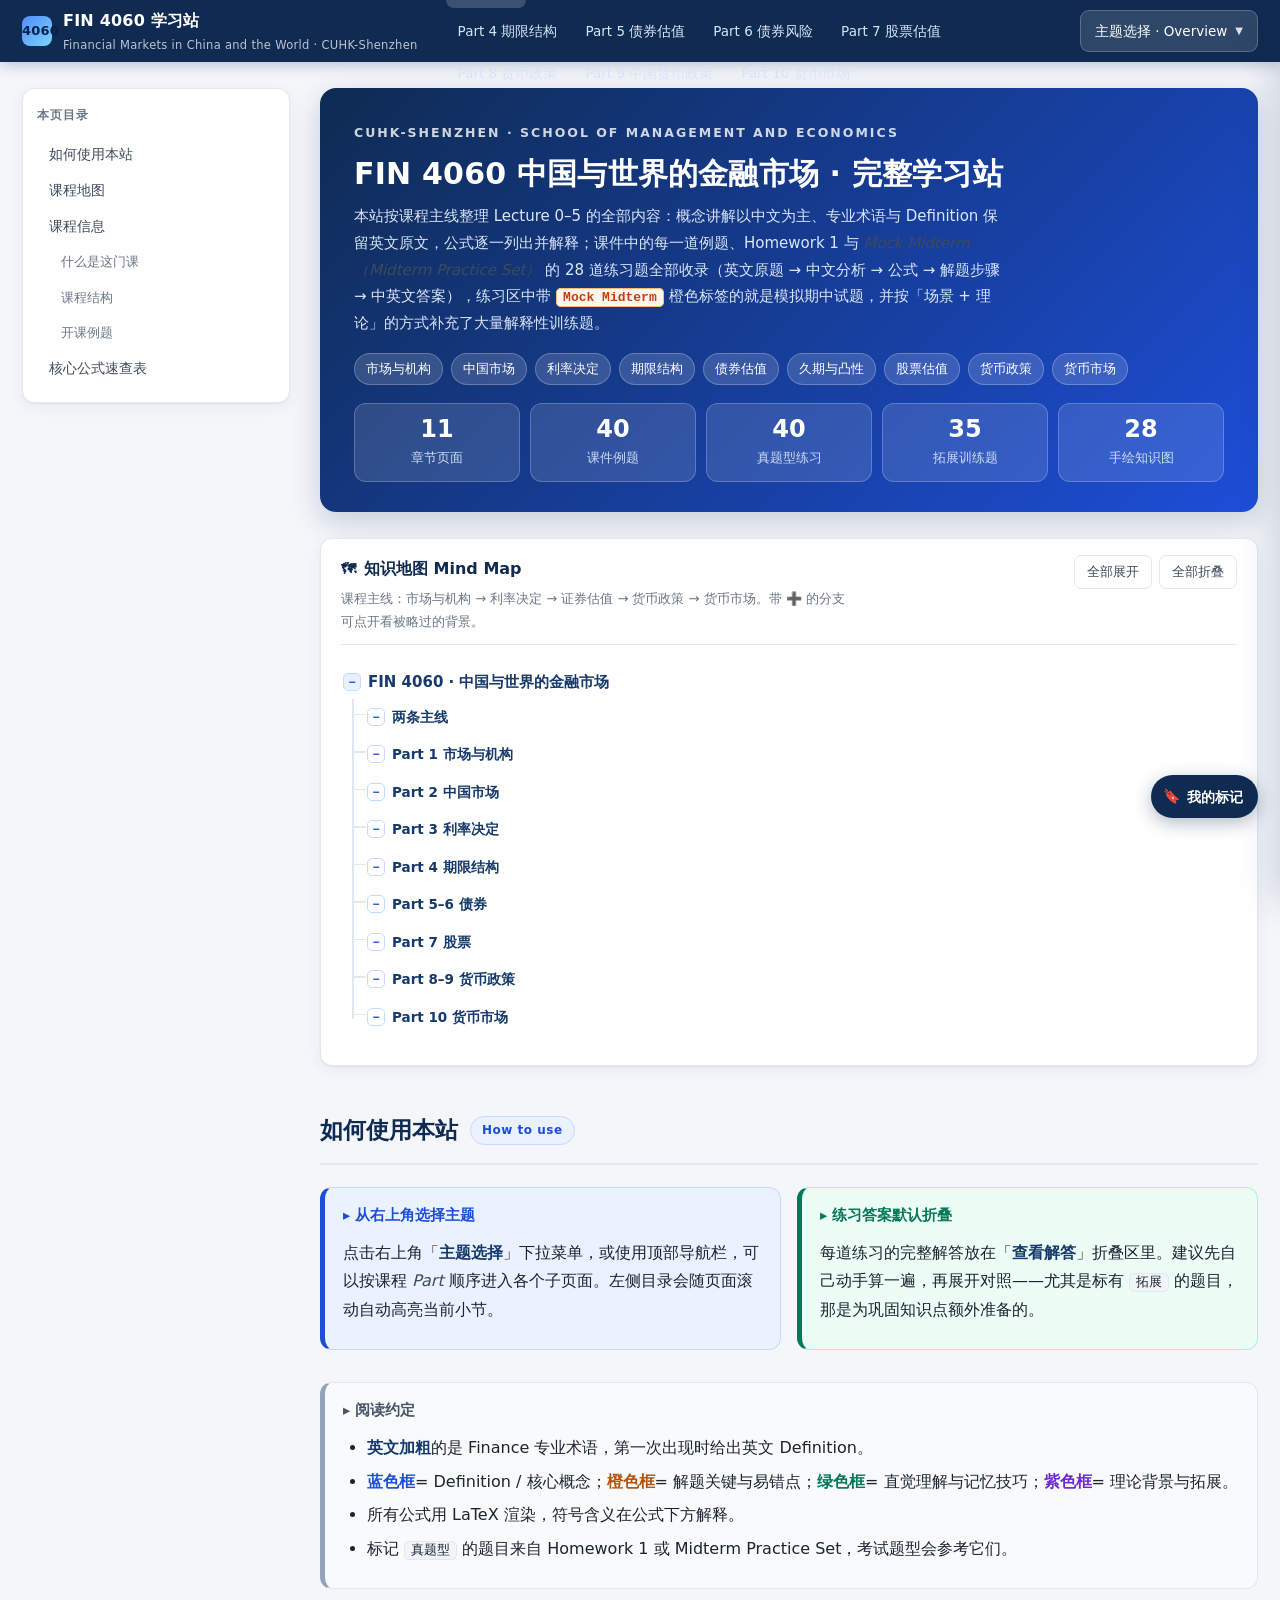
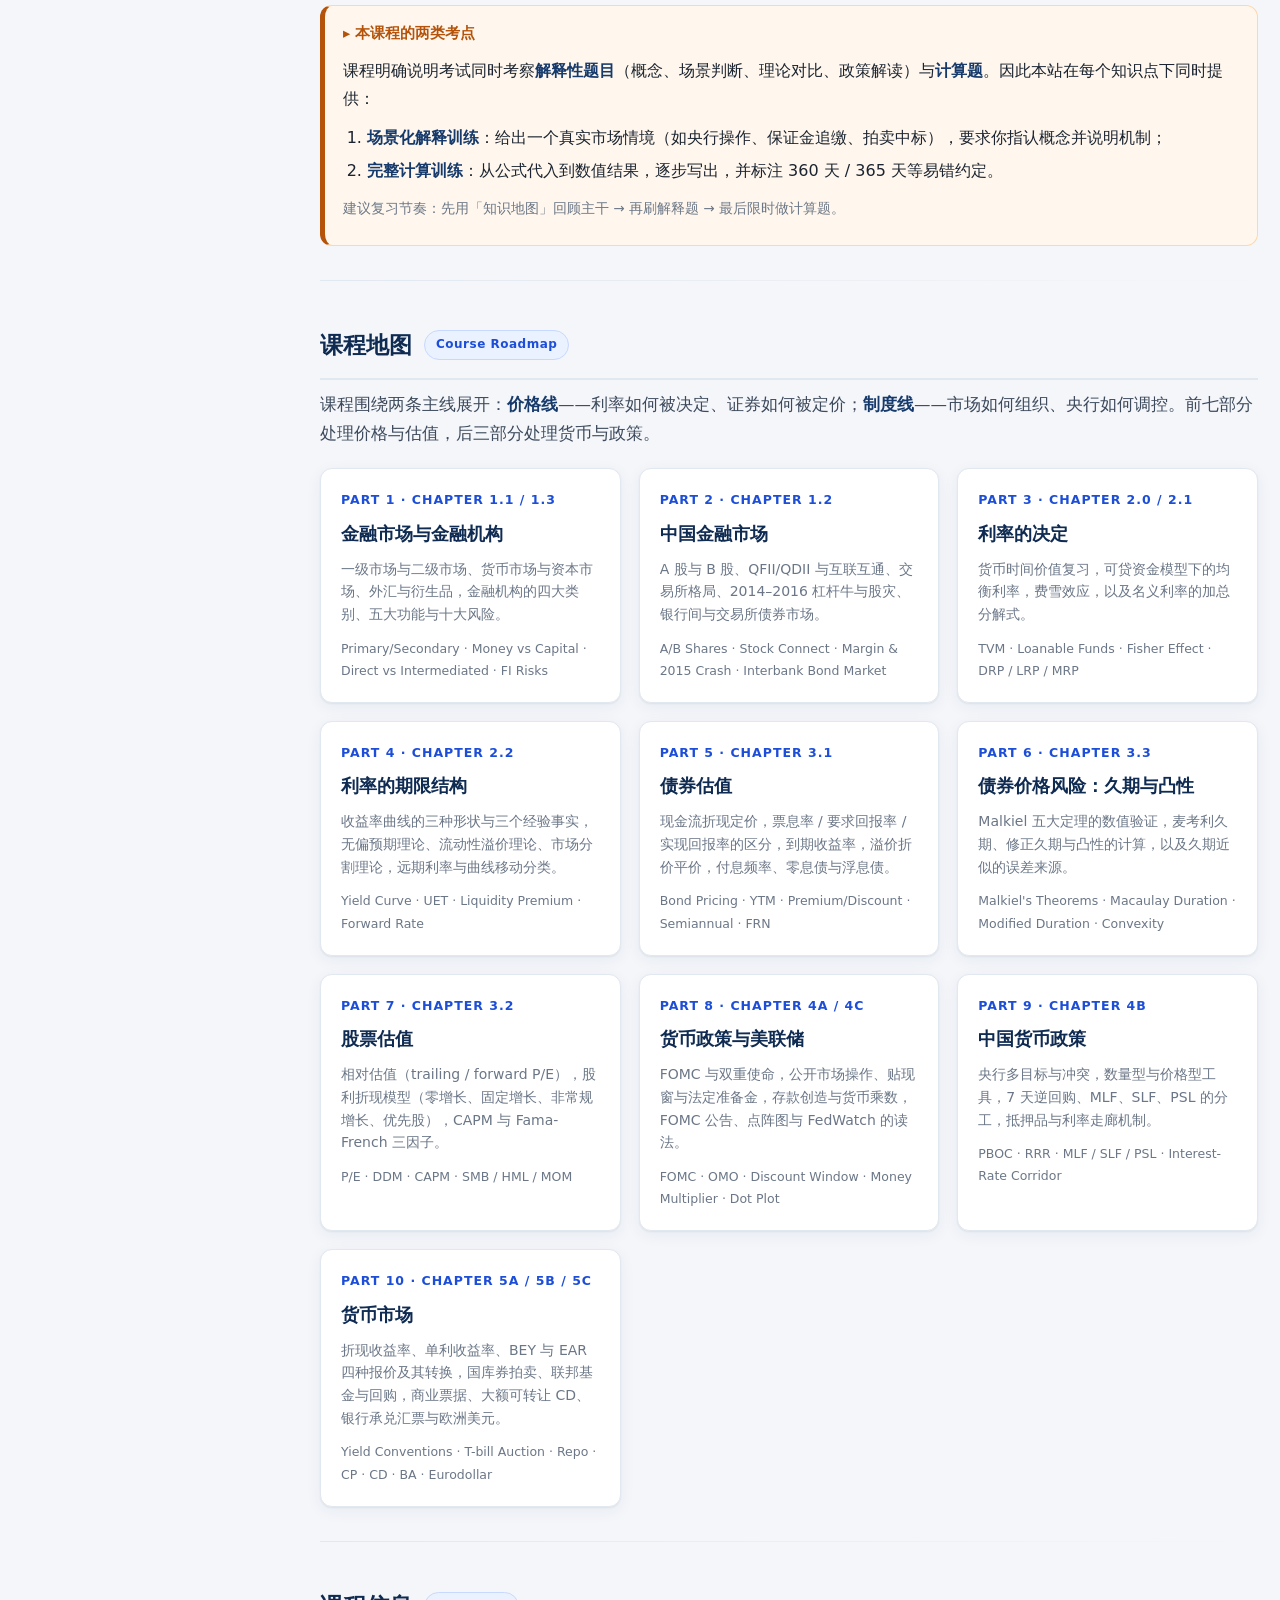
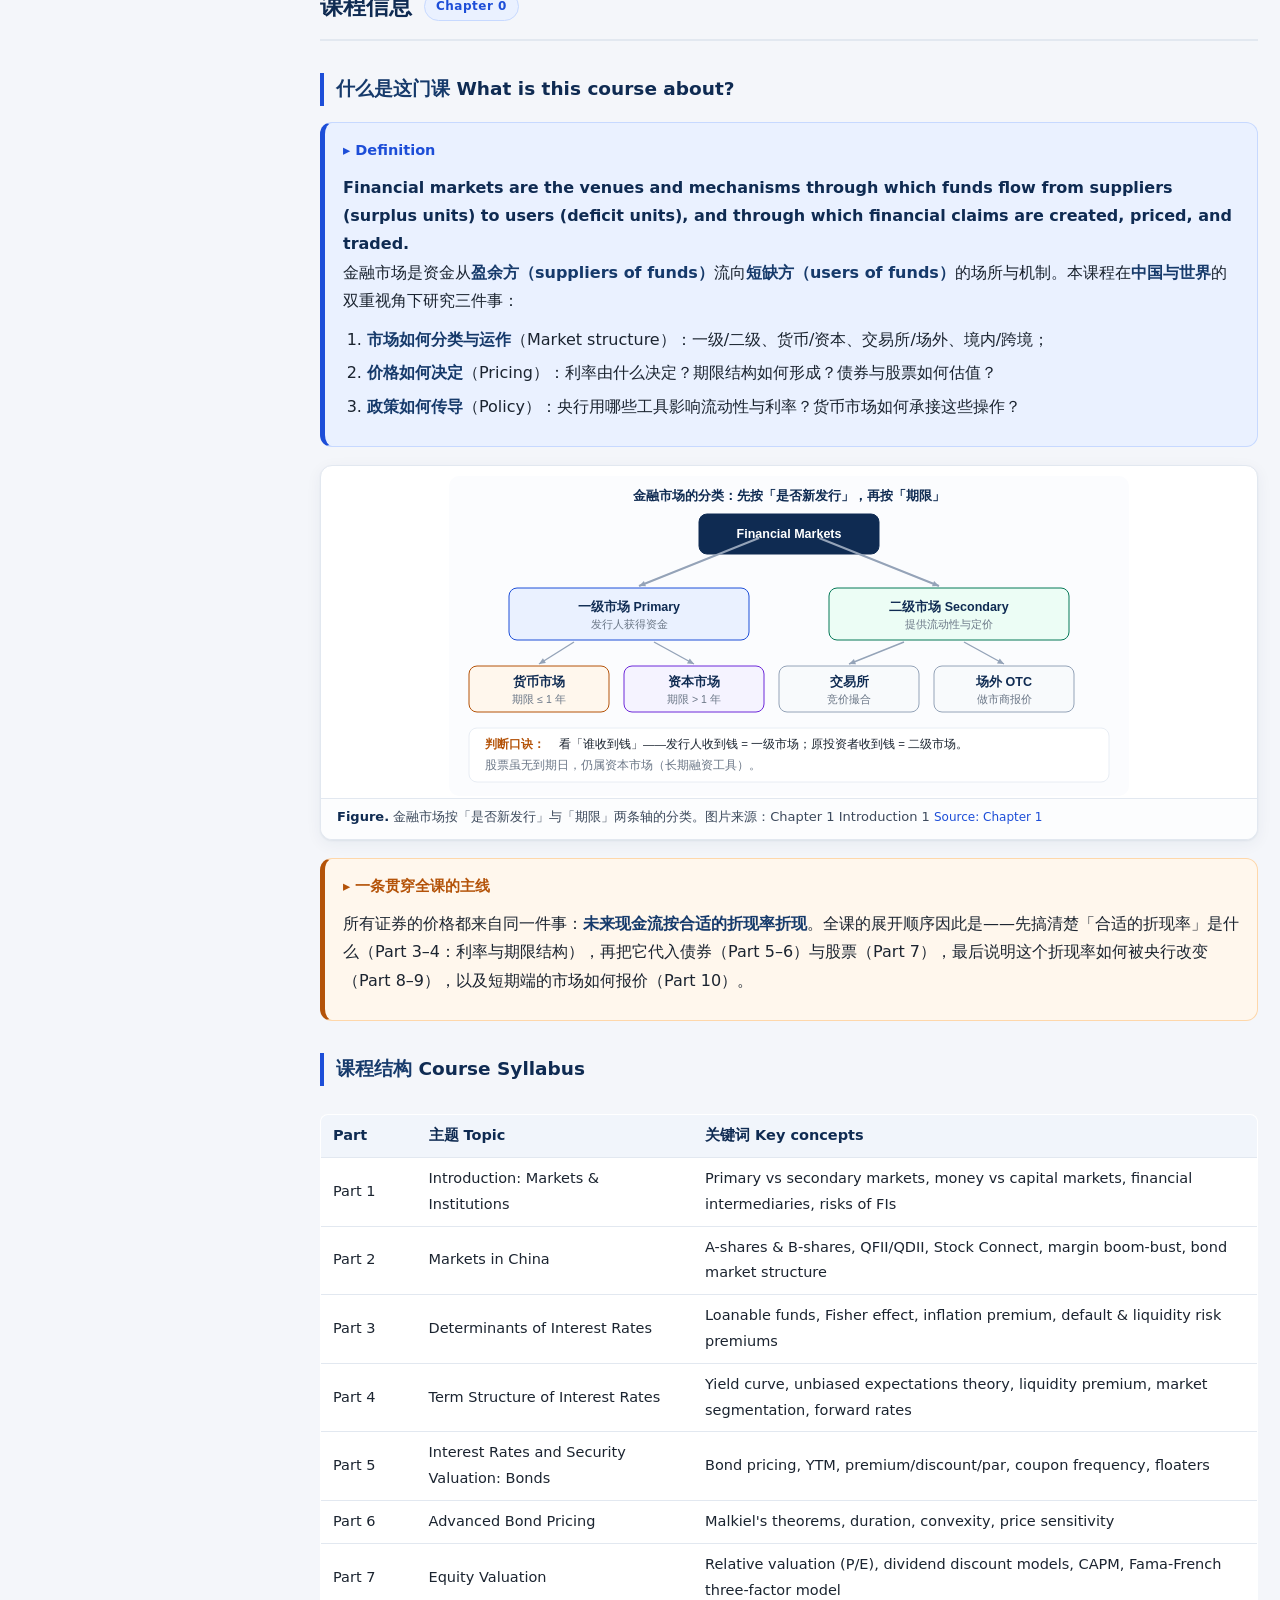
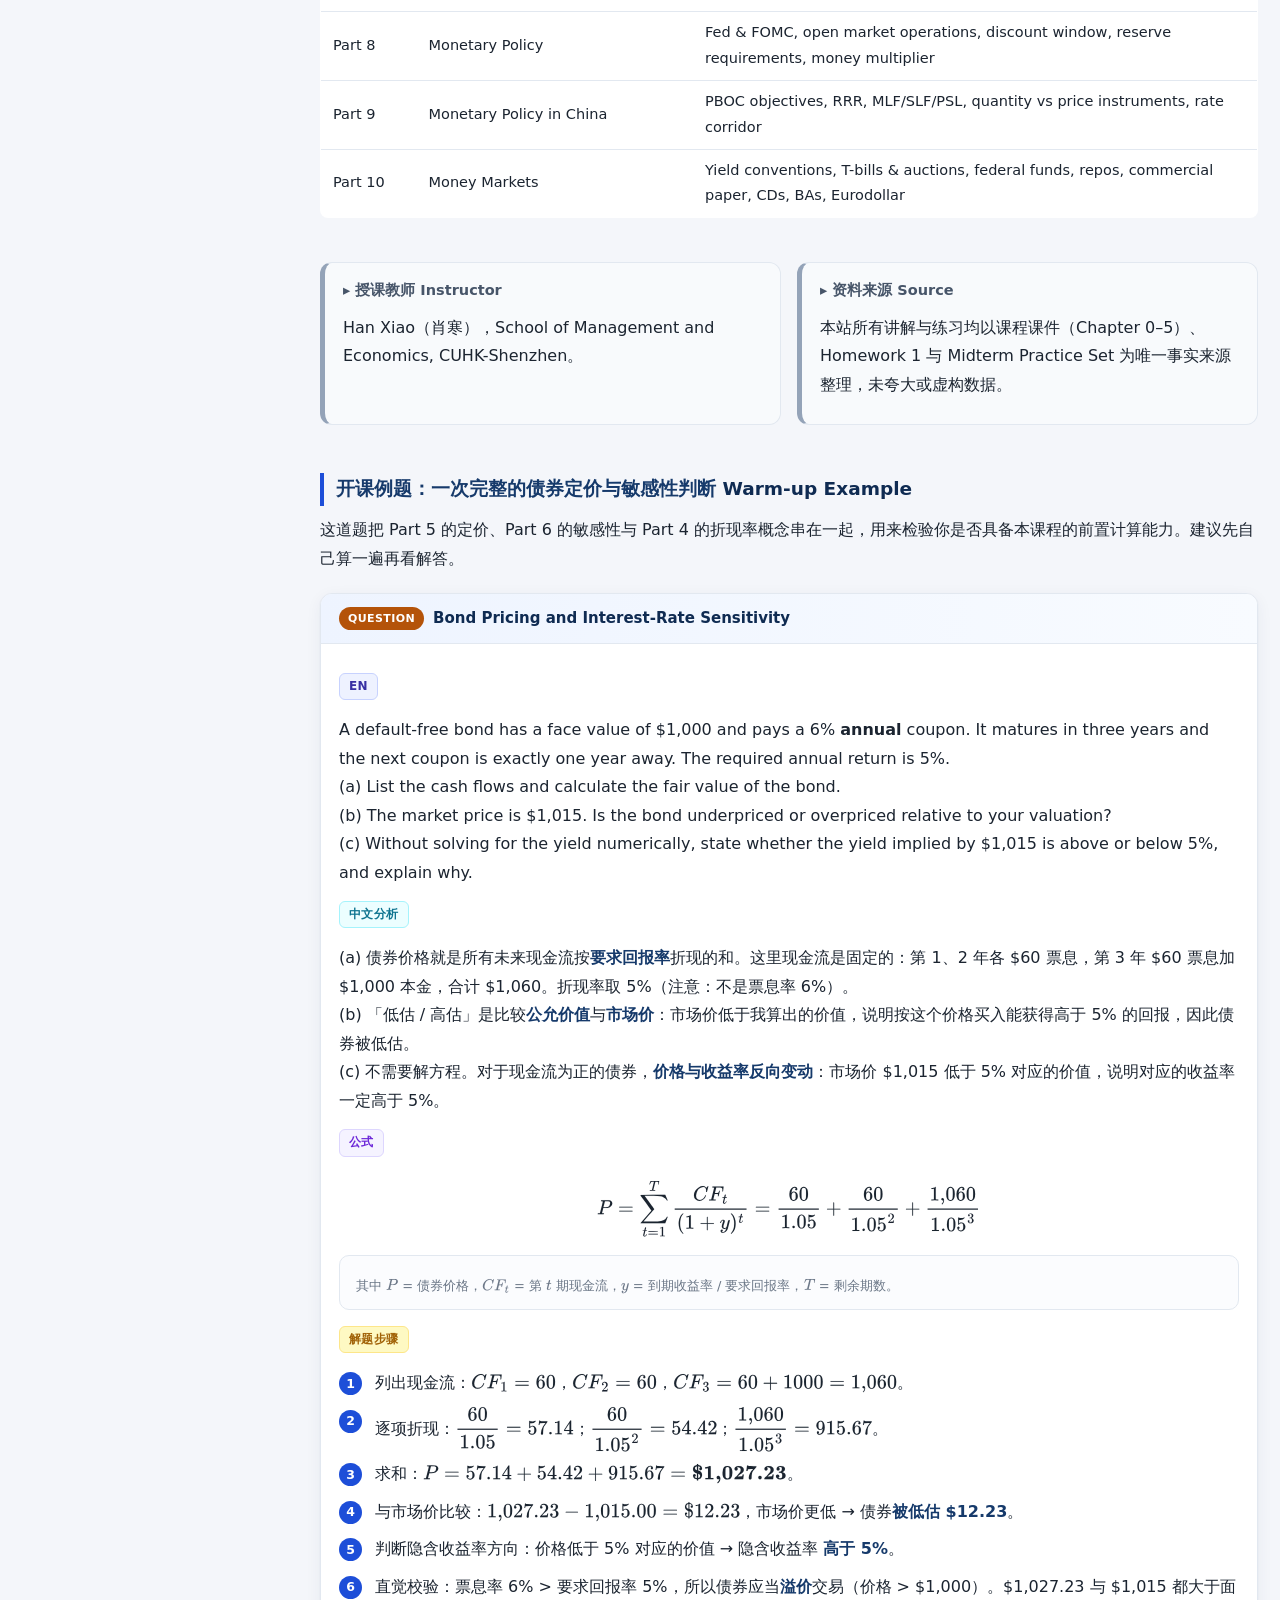
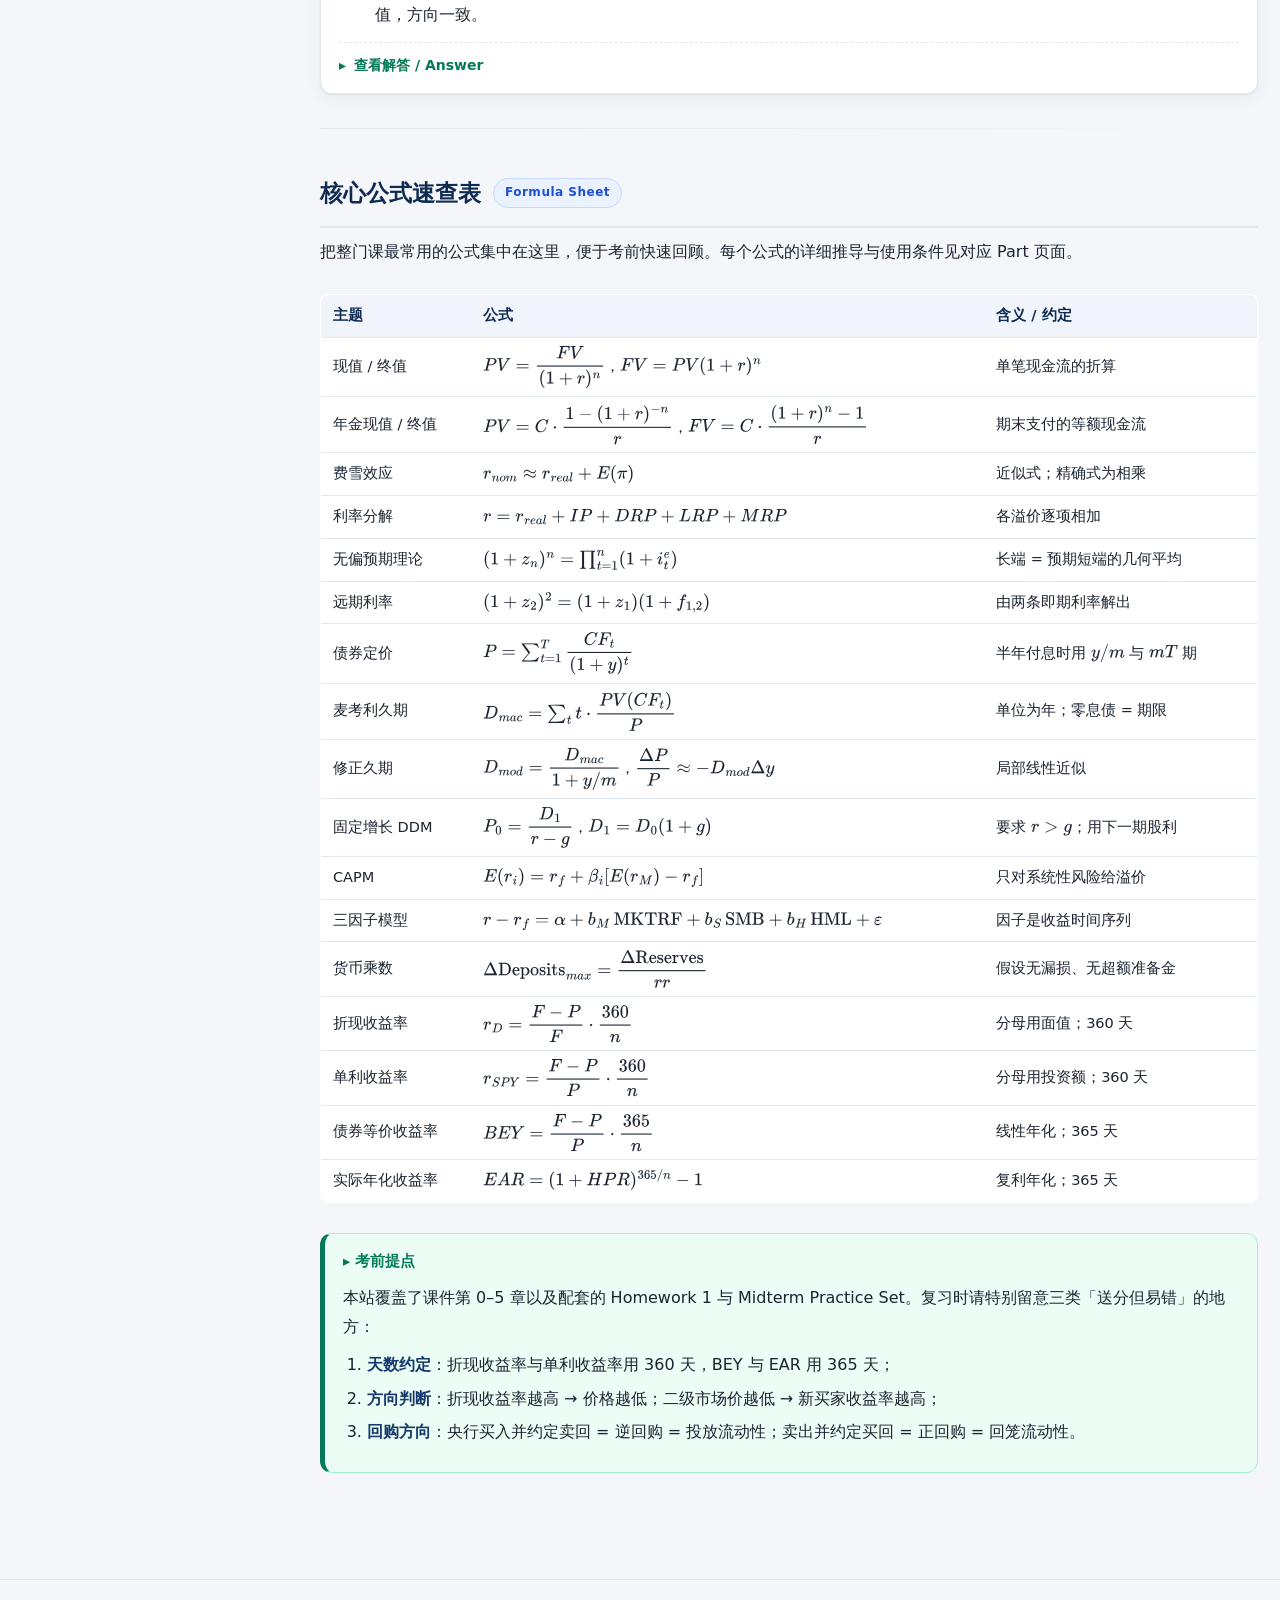
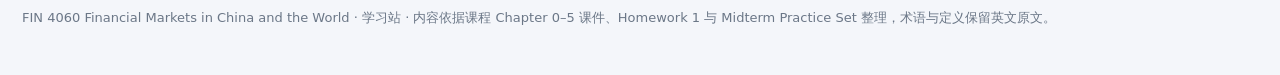
<file: index.html>
<!DOCTYPE html>
<html lang="zh-CN">
<head>
<meta charset="UTF-8">
<meta name="viewport" content="width=device-width, initial-scale=1.0">
<title>FIN 4060 中国与世界的金融市场 · 学习站</title>
<link rel="stylesheet" href="assets/style.css?v=20261027c">
<script>
window.MathJax = {
  tex: { inlineMath: [['\\(','\\)']], displayMath: [['\\[','\\]']] },
  svg: { fontCache: 'global' },
  options: { skipHtmlTags: ['script','noscript','style','textarea','pre','code'] }
};
</script>
<script src="assets/tex-mml-svg.js" id="MathJax-script" async></script>
<script>
/* Fallback: if the local MathJax bundle is unavailable (e.g. on the deployed
   copy where only the HTML/CSS/JS are published), load it from jsDelivr. */
(function () {
  function loadCdn() {
    if (window.MathJax && window.MathJax.startup) return;
    var s = document.createElement('script');
    s.src = 'https://cdn.jsdelivr.net/npm/mathjax@3.2.2/es5/tex-mml-svg.js';
    s.async = true;
    document.head.appendChild(s);
  }
  window.addEventListener('load', function () { setTimeout(loadCdn, 400); });
})();
</script>
    <script src="assets/figures.js?v=20261024b"></script>
    <script src="assets/mindmap.js"></script>
    <script src="assets/marks.js?v=20261027d"></script>
</head>
<body data-page="index" data-root="">

<header id="site-topbar"></header>

<div class="layout">
  <aside class="toc" id="site-toc"></aside>
  <main>

    <div class="hero">
      <div class="kicker">CUHK-Shenzhen · School of Management and Economics</div>
      <h1>FIN 4060 中国与世界的金融市场 · 完整学习站</h1>
      <p>本站按课程主线整理 Lecture 0–5 的全部内容：概念讲解以中文为主、专业术语与 Definition 保留英文原文，公式逐一列出并解释；课件中的每一道例题、Homework 1 与 <em>Mock Midterm（Midterm Practice Set）</em> 的 28 道练习题全部收录（英文原题 → 中文分析 → 公式 → 解题步骤 → 中英文答案），练习区中带 <span class="kbd mock">Mock Midterm</span> 橙色标签的就是模拟期中试题，并按「场景 + 理论」的方式补充了大量解释性训练题。</p>
      <div class="tags">
        <span>市场与机构</span><span>中国市场</span><span>利率决定</span><span>期限结构</span><span>债券估值</span><span>久期与凸性</span><span>股票估值</span><span>货币政策</span><span>货币市场</span>
      </div>
      <div class="hero-stats">
        <div><b>11</b><span>章节页面</span></div>
        <div><b>40</b><span>课件例题</span></div>
        <div><b>40</b><span>真题型练习</span></div>
        <div><b>35</b><span>拓展训练题</span></div>
        <div><b>28</b><span>手绘知识图</span></div>
      </div>
    </div>

    <div id="mindmap-host"></div>

    <section id="how">
      <h2 class="sec" data-short="如何使用本站">如何使用本站 <span class="badge">How to use</span></h2>
      <div class="grid2">
        <div class="box def">
          <div class="box-title">▸ 从右上角选择主题</div>
          <p>点击右上角「<strong>主题选择</strong>」下拉菜单，或使用顶部导航栏，可以按课程 <em>Part</em> 顺序进入各个子页面。左侧目录会随页面滚动自动高亮当前小节。</p>
        </div>
        <div class="box tip">
          <div class="box-title">▸ 练习答案默认折叠</div>
          <p>每道练习的完整解答放在「<strong>查看解答</strong>」折叠区里。建议先自己动手算一遍，再展开对照——尤其是标有 <span class="kbd">拓展</span> 的题目，那是为巩固知识点额外准备的。</p>
        </div>
      </div>
      <div class="box note">
        <div class="box-title">▸ 阅读约定</div>
        <ul>
          <li><strong>英文加粗</strong>的是 Finance 专业术语，第一次出现时给出英文 Definition。</li>
          <li><span style="color:var(--blue);font-weight:600;">蓝色框</span>= Definition / 核心概念；<span style="color:var(--amber);font-weight:600;">橙色框</span>= 解题关键与易错点；<span style="color:var(--green);font-weight:600;">绿色框</span>= 直觉理解与记忆技巧；<span style="color:var(--purple);font-weight:600;">紫色框</span>= 理论背景与拓展。</li>
          <li>所有公式用 LaTeX 渲染，符号含义在公式下方解释。</li>
          <li>标记 <span class="kbd">真题型</span> 的题目来自 Homework 1 或 Midterm Practice Set，考试题型会参考它们。</li>
        </ul>
      </div>
      <div class="box key">
        <div class="box-title">▸ 本课程的两类考点</div>
        <p>课程明确说明考试同时考察<strong>解释性题目</strong>（概念、场景判断、理论对比、政策解读）与<strong>计算题</strong>。因此本站在每个知识点下同时提供：</p>
        <ol>
          <li><strong>场景化解释训练</strong>：给出一个真实市场情境（如央行操作、保证金追缴、拍卖中标），要求你指认概念并说明机制；</li>
          <li><strong>完整计算训练</strong>：从公式代入到数值结果，逐步写出，并标注 360 天 / 365 天等易错约定。</li>
        </ol>
        <p class="muted">建议复习节奏：先用「知识地图」回顾主干 → 再刷解释题 → 最后限时做计算题。</p>
      </div>
    </section>

    <hr class="divider">

    <section id="parts">
      <h2 class="sec" data-short="课程地图">课程地图 <span class="badge">Course Roadmap</span></h2>
      <p class="lede">课程围绕两条主线展开：<strong>价格线</strong>——利率如何被决定、证券如何被定价；<strong>制度线</strong>——市场如何组织、央行如何调控。前七部分处理价格与估值，后三部分处理货币与政策。</p>

      <div class="cards">
        <a class="card" href="part1-markets-institutions.html">
          <div class="n">PART 1 · CHAPTER 1.1 / 1.3</div>
          <h3>金融市场与金融机构</h3>
          <p>一级市场与二级市场、货币市场与资本市场、外汇与衍生品，金融机构的四大类别、五大功能与十大风险。</p>
          <div class="meta">Primary/Secondary · Money vs Capital · Direct vs Intermediated · FI Risks</div>
        </a>
        <a class="card" href="part2-china-markets.html">
          <div class="n">PART 2 · CHAPTER 1.2</div>
          <h3>中国金融市场</h3>
          <p>A 股与 B 股、QFII/QDII 与互联互通、交易所格局、2014–2016 杠杆牛与股灾、银行间与交易所债券市场。</p>
          <div class="meta">A/B Shares · Stock Connect · Margin &amp; 2015 Crash · Interbank Bond Market</div>
        </a>
        <a class="card" href="part3-interest-rates.html">
          <div class="n">PART 3 · CHAPTER 2.0 / 2.1</div>
          <h3>利率的决定</h3>
          <p>货币时间价值复习，可贷资金模型下的均衡利率，费雪效应，以及名义利率的加总分解式。</p>
          <div class="meta">TVM · Loanable Funds · Fisher Effect · DRP / LRP / MRP</div>
        </a>
        <a class="card" href="part4-term-structure.html">
          <div class="n">PART 4 · CHAPTER 2.2</div>
          <h3>利率的期限结构</h3>
          <p>收益率曲线的三种形状与三个经验事实，无偏预期理论、流动性溢价理论、市场分割理论，远期利率与曲线移动分类。</p>
          <div class="meta">Yield Curve · UET · Liquidity Premium · Forward Rate</div>
        </a>
        <a class="card" href="part5-bond-valuation.html">
          <div class="n">PART 5 · CHAPTER 3.1</div>
          <h3>债券估值</h3>
          <p>现金流折现定价，票息率 / 要求回报率 / 实现回报率的区分，到期收益率，溢价折价平价，付息频率、零息债与浮息债。</p>
          <div class="meta">Bond Pricing · YTM · Premium/Discount · Semiannual · FRN</div>
        </a>
        <a class="card" href="part6-bond-risk.html">
          <div class="n">PART 6 · CHAPTER 3.3</div>
          <h3>债券价格风险：久期与凸性</h3>
          <p>Malkiel 五大定理的数值验证，麦考利久期、修正久期与凸性的计算，以及久期近似的误差来源。</p>
          <div class="meta">Malkiel's Theorems · Macaulay Duration · Modified Duration · Convexity</div>
        </a>
        <a class="card" href="part7-equity-valuation.html">
          <div class="n">PART 7 · CHAPTER 3.2</div>
          <h3>股票估值</h3>
          <p>相对估值（trailing / forward P/E），股利折现模型（零增长、固定增长、非常规增长、优先股），CAPM 与 Fama-French 三因子。</p>
          <div class="meta">P/E · DDM · CAPM · SMB / HML / MOM</div>
        </a>
        <a class="card" href="part8-monetary-policy.html">
          <div class="n">PART 8 · CHAPTER 4A / 4C</div>
          <h3>货币政策与美联储</h3>
          <p>FOMC 与双重使命，公开市场操作、贴现窗与法定准备金，存款创造与货币乘数，FOMC 公告、点阵图与 FedWatch 的读法。</p>
          <div class="meta">FOMC · OMO · Discount Window · Money Multiplier · Dot Plot</div>
        </a>
        <a class="card" href="part9-monetary-policy-china.html">
          <div class="n">PART 9 · CHAPTER 4B</div>
          <h3>中国货币政策</h3>
          <p>央行多目标与冲突，数量型与价格型工具，7 天逆回购、MLF、SLF、PSL 的分工，抵押品与利率走廊机制。</p>
          <div class="meta">PBOC · RRR · MLF / SLF / PSL · Interest-Rate Corridor</div>
        </a>
        <a class="card" href="part10-money-markets.html">
          <div class="n">PART 10 · CHAPTER 5A / 5B / 5C</div>
          <h3>货币市场</h3>
          <p>折现收益率、单利收益率、BEY 与 EAR 四种报价及其转换，国库券拍卖、联邦基金与回购，商业票据、大额可转让 CD、银行承兑汇票与欧洲美元。</p>
          <div class="meta">Yield Conventions · T-bill Auction · Repo · CP · CD · BA · Eurodollar</div>
        </a>
      </div>
    </section>

    <hr class="divider">

    <section id="syllabus">
      <h2 class="sec" data-short="课程信息">课程信息 <span class="badge">Chapter 0</span></h2>

      <h3 class="sub" data-short="什么是这门课">什么是这门课 <span class="eninline">What is this course about?</span></h3>
      <div class="box def">
        <div class="box-title">▸ Definition</div>
        <p><span class="en">Financial markets are the venues and mechanisms through which funds flow from suppliers (surplus units) to users (deficit units), and through which financial claims are created, priced, and traded.</span><br>
        金融市场是资金从<strong>盈余方（suppliers of funds）</strong>流向<strong>短缺方（users of funds）</strong>的场所与机制。本课程在<strong>中国与世界</strong>的双重视角下研究三件事：</p>
        <ol>
          <li><strong>市场如何分类与运作</strong>（Market structure）：一级/二级、货币/资本、交易所/场外、境内/跨境；</li>
          <li><strong>价格如何决定</strong>（Pricing）：利率由什么决定？期限结构如何形成？债券与股票如何估值？</li>
          <li><strong>政策如何传导</strong>（Policy）：央行用哪些工具影响流动性与利率？货币市场如何承接这些操作？</li>
        </ol>
      </div>

      <div data-fig="marketStructure" data-cap="金融市场按「是否新发行」与「期限」两条轴的分类。图片来源：Chapter 1 Introduction 1" data-src="Chapter 1"></div>

      <div class="box key">
        <div class="box-title">▸ 一条贯穿全课的主线</div>
        <p>所有证券的价格都来自同一件事：<strong>未来现金流按合适的折现率折现</strong>。全课的展开顺序因此是——先搞清楚「合适的折现率」是什么（Part 3–4：利率与期限结构），再把它代入债券（Part 5–6）与股票（Part 7），最后说明这个折现率如何被央行改变（Part 8–9），以及短期端的市场如何报价（Part 10）。</p>
      </div>

      <h3 class="sub" data-short="课程结构">课程结构 <span class="eninline">Course Syllabus</span></h3>
      <div class="tablewrap">
      <table class="data">
        <thead><tr><th style="width:96px;">Part</th><th>主题 Topic</th><th>关键词 Key concepts</th></tr></thead>
        <tbody>
          <tr><td>Part 1</td><td>Introduction: Markets &amp; Institutions</td><td>Primary vs secondary markets, money vs capital markets, financial intermediaries, risks of FIs</td></tr>
          <tr><td>Part 2</td><td>Markets in China</td><td>A-shares &amp; B-shares, QFII/QDII, Stock Connect, margin boom-bust, bond market structure</td></tr>
          <tr><td>Part 3</td><td>Determinants of Interest Rates</td><td>Loanable funds, Fisher effect, inflation premium, default &amp; liquidity risk premiums</td></tr>
          <tr><td>Part 4</td><td>Term Structure of Interest Rates</td><td>Yield curve, unbiased expectations theory, liquidity premium, market segmentation, forward rates</td></tr>
          <tr><td>Part 5</td><td>Interest Rates and Security Valuation: Bonds</td><td>Bond pricing, YTM, premium/discount/par, coupon frequency, floaters</td></tr>
          <tr><td>Part 6</td><td>Advanced Bond Pricing</td><td>Malkiel's theorems, duration, convexity, price sensitivity</td></tr>
          <tr><td>Part 7</td><td>Equity Valuation</td><td>Relative valuation (P/E), dividend discount models, CAPM, Fama-French three-factor model</td></tr>
          <tr><td>Part 8</td><td>Monetary Policy</td><td>Fed &amp; FOMC, open market operations, discount window, reserve requirements, money multiplier</td></tr>
          <tr><td>Part 9</td><td>Monetary Policy in China</td><td>PBOC objectives, RRR, MLF/SLF/PSL, quantity vs price instruments, rate corridor</td></tr>
          <tr><td>Part 10</td><td>Money Markets</td><td>Yield conventions, T-bills &amp; auctions, federal funds, repos, commercial paper, CDs, BAs, Eurodollar</td></tr>
        </tbody>
      </table>
      </div>

      <div class="grid2">
        <div class="box note">
          <div class="box-title">▸ 授课教师 Instructor</div>
          <p>Han Xiao（肖寒），School of Management and Economics, CUHK-Shenzhen。</p>
        </div>
        <div class="box note">
          <div class="box-title">▸ 资料来源 Source</div>
          <p>本站所有讲解与练习均以课程课件（Chapter 0–5）、Homework 1 与 Midterm Practice Set 为唯一事实来源整理，未夸大或虚构数据。</p>
        </div>
      </div>

      <h3 class="sub" data-short="开课例题">开课例题：一次完整的债券定价与敏感性判断 <span class="eninline">Warm-up Example</span></h3>
      <p>这道题把 Part 5 的定价、Part 6 的敏感性与 Part 4 的折现率概念串在一起，用来检验你是否具备本课程的前置计算能力。建议先自己算一遍再看解答。</p>

      <div class="example">
        <div class="ex-head"><span class="pill q">QUESTION</span> Bond Pricing and Interest-Rate Sensitivity</div>
        <div class="ex-body">
          <div class="q-block">
            <span class="lbl lbl-en">EN</span>
            <p class="en-q">A default-free bond has a face value of $1,000 and pays a 6% <b>annual</b> coupon. It matures in three years and the next coupon is exactly one year away. The required annual return is 5%.
            <br>(a) List the cash flows and calculate the fair value of the bond.
            <br>(b) The market price is $1,015. Is the bond underpriced or overpriced relative to your valuation?
            <br>(c) Without solving for the yield numerically, state whether the yield implied by $1,015 is above or below 5%, and explain why.</p>
          </div>

          <div class="q-block">
            <span class="lbl lbl-cn">中文分析</span>
            <p>(a) 债券价格就是所有未来现金流按<strong>要求回报率</strong>折现的和。这里现金流是固定的：第 1、2 年各 \$60 票息，第 3 年 \$60 票息加 \$1,000 本金，合计 \$1,060。折现率取 5%（注意：不是票息率 6%）。
            <br>(b) 「低估 / 高估」是比较<strong>公允价值</strong>与<strong>市场价</strong>：市场价低于我算出的价值，说明按这个价格买入能获得高于 5% 的回报，因此债券被低估。
            <br>(c) 不需要解方程。对于现金流为正的债券，<strong>价格与收益率反向变动</strong>：市场价 \$1,015 低于 5% 对应的价值，说明对应的收益率一定高于 5%。</p>
          </div>

          <div class="q-block">
            <span class="lbl lbl-fml">公式</span>
            \[ P=\sum_{t=1}^{T}\frac{CF_t}{(1+y)^t}=\frac{60}{1.05}+\frac{60}{1.05^2}+\frac{1{,}060}{1.05^3} \]
            <div class="formula">
              <div class="fnote">其中 \(P\) = 债券价格，\(CF_t\) = 第 \(t\) 期现金流，\(y\) = 到期收益率 / 要求回报率，\(T\) = 剩余期数。</div>
            </div>
          </div>

          <div class="q-block">
            <span class="lbl lbl-step">解题步骤</span>
            <ol class="steps">
              <li>列出现金流：\(CF_1=60\)，\(CF_2=60\)，\(CF_3=60+1000=1{,}060\)。</li>
              <li>逐项折现：\(\dfrac{60}{1.05}=57.14\)；\(\dfrac{60}{1.05^2}=54.42\)；\(\dfrac{1{,}060}{1.05^3}=915.67\)。</li>
              <li>求和：\(P=57.14+54.42+915.67=\mathbf{\$1{,}027.23}\)。</li>
              <li>与市场价比较：\(1{,}027.23-1{,}015.00=\$12.23\)，市场价更低 → 债券<strong>被低估 \$12.23</strong>。</li>
              <li>判断隐含收益率方向：价格低于 5% 对应的价值 → 隐含收益率 <strong>高于 5%</strong>。</li>
              <li>直觉校验：票息率 6% &gt; 要求回报率 5%，所以债券应当<strong>溢价</strong>交易（价格 &gt; \$1,000）。\$1,027.23 与 \$1,015 都大于面值，方向一致。</li>
            </ol>
          </div>

          <details class="answer">
            <summary>查看解答 / Answer</summary>
            <div class="ans-body">
              <div class="q-block">
                <span class="lbl lbl-ans">EN Answer</span>
                <p>(a) \(CF_1=CF_2=\$60\), \(CF_3=\$1{,}060\). \(P=60/1.05+60/1.05^2+1{,}060/1.05^3=\mathbf{\$1{,}027.23}\).
                <br>(b) The market price of \$1,015 is \$12.23 below the value implied by a 5% required return, so the bond is <b>underpriced</b> (cheap) at that required return.
                <br>(c) For fixed positive cash flows, price falls as yield rises. Since \$1,015 &lt; \$1,027.23, the implied yield is <b>above 5%</b>.</p>
              </div>
              <div class="q-block">
                <span class="lbl lbl-ans">中文答案</span>
                <p>公允价值约为 <strong>\$1,027.23</strong>；市场价 \$1,015 使其<strong>被低估 \$12.23</strong>；隐含收益率<strong>高于 5%</strong>。
                <br>三个易错点：① 折现用的是要求回报率 5%，不是票息率 6%；② 第 3 期现金流必须把本金加进去（\$1,060 而非 \$60）；③ 判断「低估/高估」时，比较对象是<em>你自己算出的价值</em>，不是面值。</p>
              </div>
            </div>
          </details>
        </div>
      </div>
    </section>

    <hr class="divider">

    <section id="formulas">
      <h2 class="sec" data-short="核心公式速查表">核心公式速查表 <span class="badge">Formula Sheet</span></h2>
      <p>把整门课最常用的公式集中在这里，便于考前快速回顾。每个公式的详细推导与使用条件见对应 Part 页面。</p>
      <div class="tablewrap">
      <table class="data">
        <thead><tr><th style="width:150px;">主题</th><th>公式</th><th>含义 / 约定</th></tr></thead>
        <tbody>
          <tr><td>现值 / 终值</td><td>\(PV=\dfrac{FV}{(1+r)^n}\)，\(FV=PV(1+r)^n\)</td><td>单笔现金流的折算</td></tr>
          <tr><td>年金现值 / 终值</td><td>\(PV=C\cdot\dfrac{1-(1+r)^{-n}}{r}\)，\(FV=C\cdot\dfrac{(1+r)^n-1}{r}\)</td><td>期末支付的等额现金流</td></tr>
          <tr><td>费雪效应</td><td>\(r_{nom}\approx r_{real}+E(\pi)\)</td><td>近似式；精确式为相乘</td></tr>
          <tr><td>利率分解</td><td>\(r=r_{real}+IP+DRP+LRP+MRP\)</td><td>各溢价逐项相加</td></tr>
          <tr><td>无偏预期理论</td><td>\((1+z_n)^n=\prod_{t=1}^{n}(1+i_t^e)\)</td><td>长端 = 预期短端的几何平均</td></tr>
          <tr><td>远期利率</td><td>\((1+z_2)^2=(1+z_1)(1+f_{1,2})\)</td><td>由两条即期利率解出</td></tr>
          <tr><td>债券定价</td><td>\(P=\sum_{t=1}^{T}\dfrac{CF_t}{(1+y)^t}\)</td><td>半年付息时用 \(y/m\) 与 \(mT\) 期</td></tr>
          <tr><td>麦考利久期</td><td>\(D_{mac}=\sum_t t\cdot\dfrac{PV(CF_t)}{P}\)</td><td>单位为年；零息债 = 期限</td></tr>
          <tr><td>修正久期</td><td>\(D_{mod}=\dfrac{D_{mac}}{1+y/m}\)，\(\dfrac{\Delta P}{P}\approx -D_{mod}\Delta y\)</td><td>局部线性近似</td></tr>
          <tr><td>固定增长 DDM</td><td>\(P_0=\dfrac{D_1}{r-g}\)，\(D_1=D_0(1+g)\)</td><td>要求 \(r&gt;g\)；用下一期股利</td></tr>
          <tr><td>CAPM</td><td>\(E(r_i)=r_f+\beta_i[E(r_M)-r_f]\)</td><td>只对系统性风险给溢价</td></tr>
          <tr><td>三因子模型</td><td>\(r-r_f=\alpha+b_M\,\text{MKTRF}+b_S\,\text{SMB}+b_H\,\text{HML}+\varepsilon\)</td><td>因子是收益时间序列</td></tr>
          <tr><td>货币乘数</td><td>\(\Delta \text{Deposits}_{max}=\dfrac{\Delta \text{Reserves}}{rr}\)</td><td>假设无漏损、无超额准备金</td></tr>
          <tr><td>折现收益率</td><td>\(r_D=\dfrac{F-P}{F}\cdot\dfrac{360}{n}\)</td><td>分母用面值；360 天</td></tr>
          <tr><td>单利收益率</td><td>\(r_{SPY}=\dfrac{F-P}{P}\cdot\dfrac{360}{n}\)</td><td>分母用投资额；360 天</td></tr>
          <tr><td>债券等价收益率</td><td>\(BEY=\dfrac{F-P}{P}\cdot\dfrac{365}{n}\)</td><td>线性年化；365 天</td></tr>
          <tr><td>实际年化收益率</td><td>\(EAR=(1+HPR)^{365/n}-1\)</td><td>复利年化；365 天</td></tr>
        </tbody>
      </table>
      </div>

      <div class="box tip">
        <div class="box-title">▸ 考前提点</div>
        <p>本站覆盖了课件第 0–5 章以及配套的 Homework 1 与 Midterm Practice Set。复习时请特别留意三类「送分但易错」的地方：</p>
        <ol>
          <li><strong>天数约定</strong>：折现收益率与单利收益率用 360 天，BEY 与 EAR 用 365 天；</li>
          <li><strong>方向判断</strong>：折现收益率越高 → 价格越低；二级市场价越低 → 新买家收益率越高；</li>
          <li><strong>回购方向</strong>：央行买入并约定卖回 = 逆回购 = 投放流动性；卖出并约定买回 = 正回购 = 回笼流动性。</li>
        </ol>
      </div>
    </section>

  </main>
</div>

<footer class="footer">
  FIN 4060 Financial Markets in China and the World · 学习站 · 内容依据课程 Chapter 0–5 课件、Homework 1 与 Midterm Practice Set 整理，术语与定义保留英文原文。
</footer>

<script src="assets/app.js"></script>
</body>
</html>
</file>
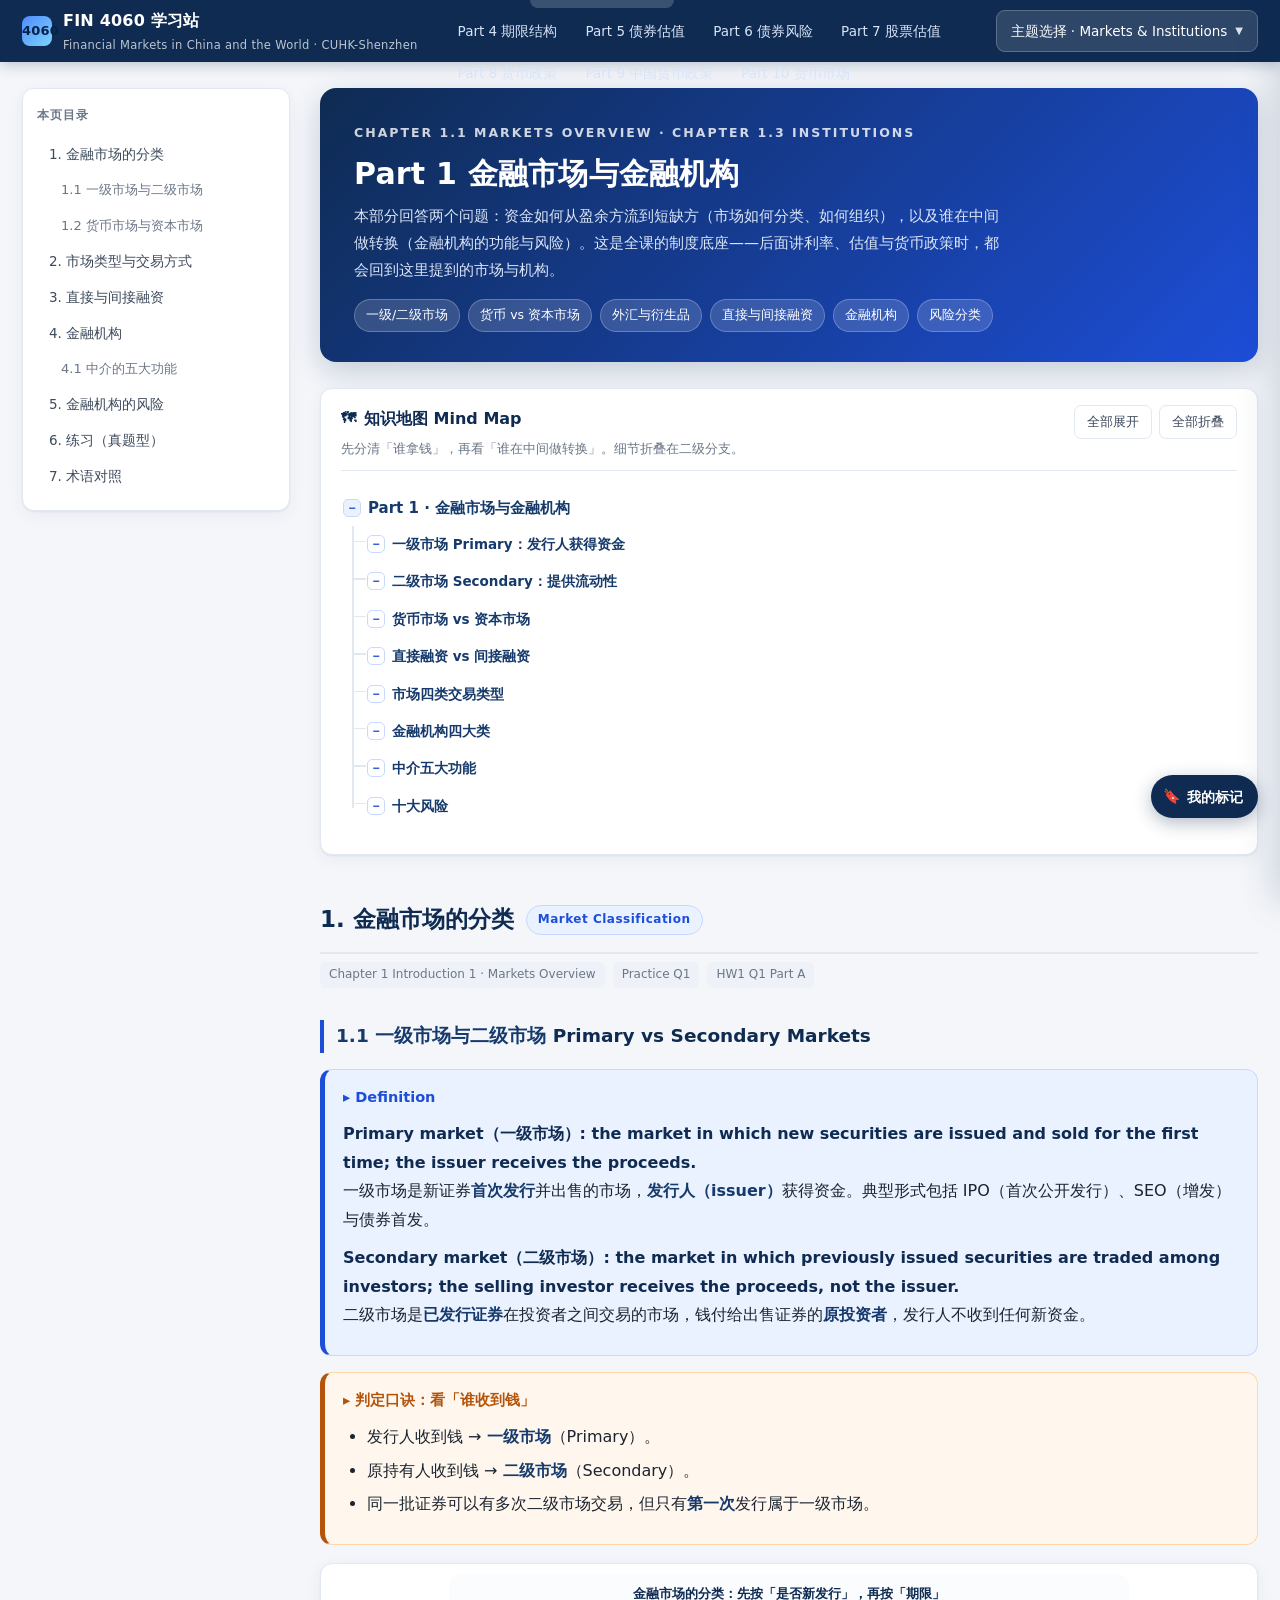
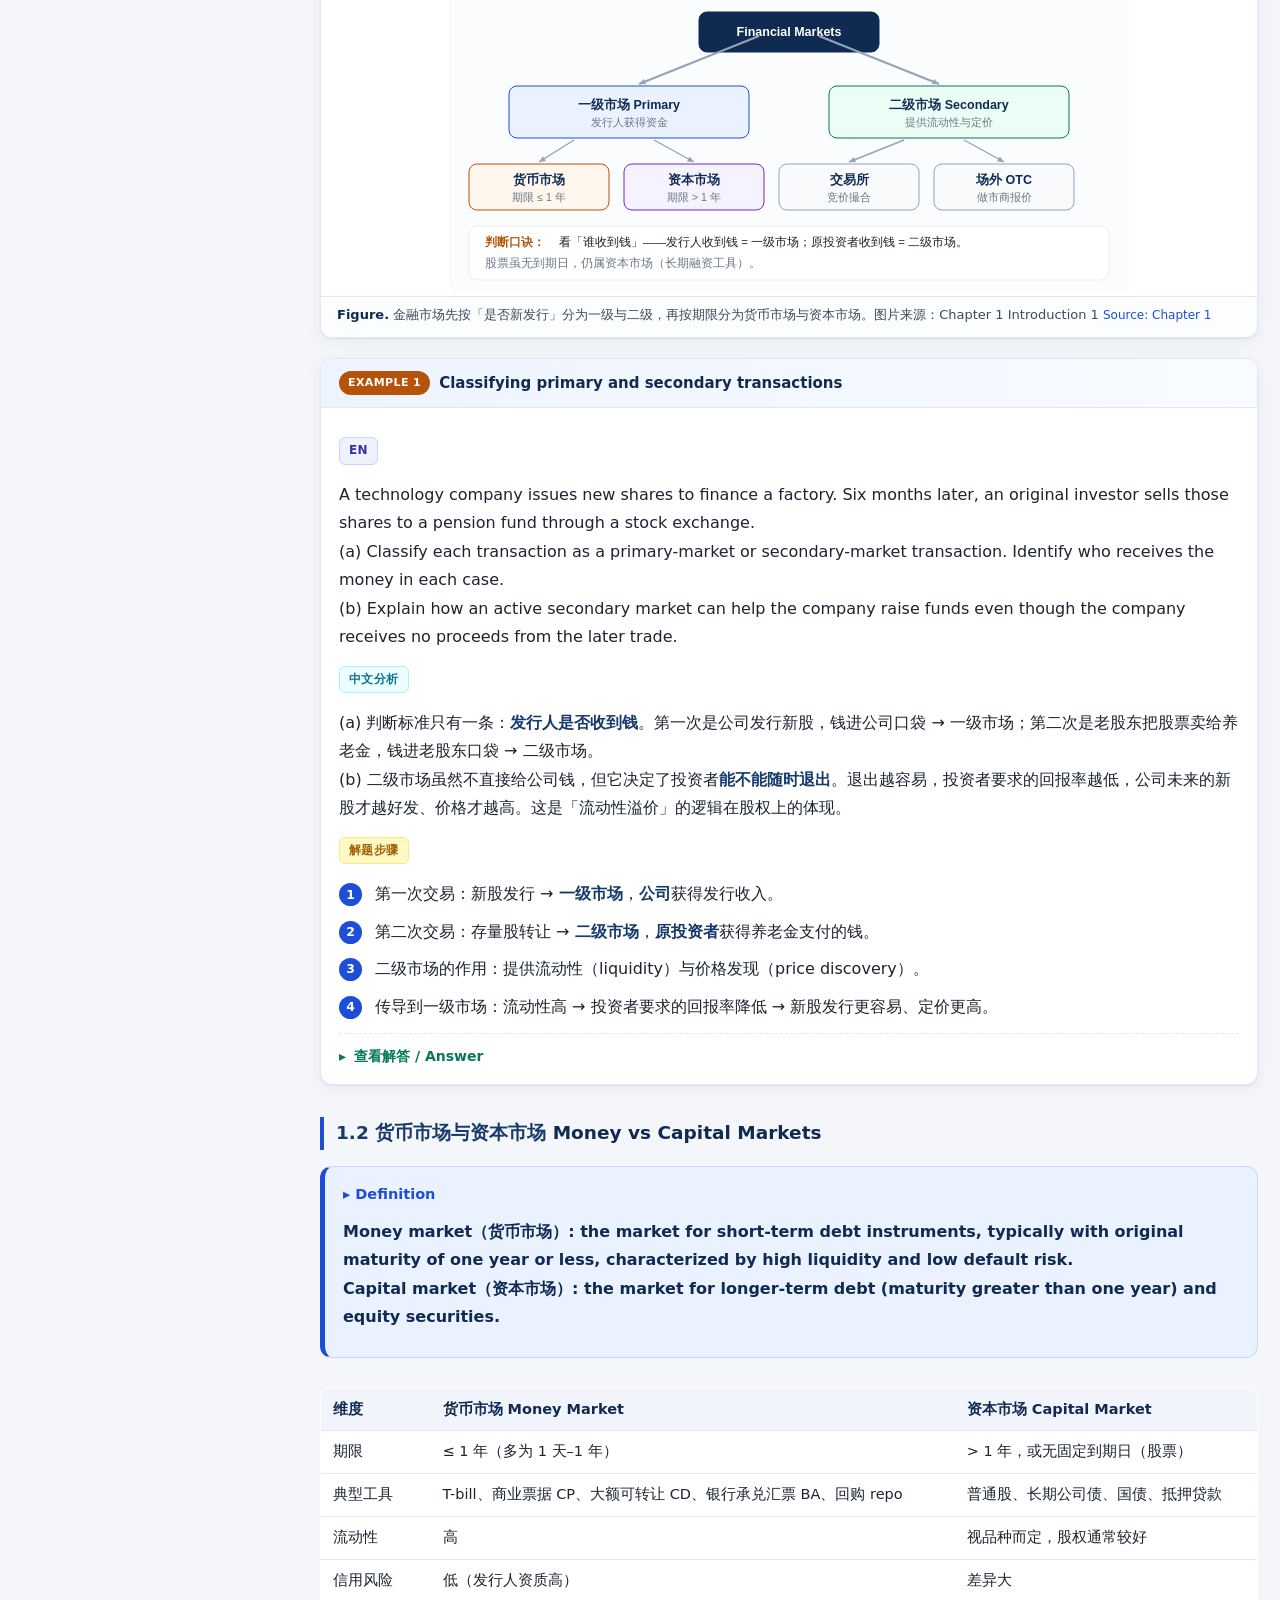
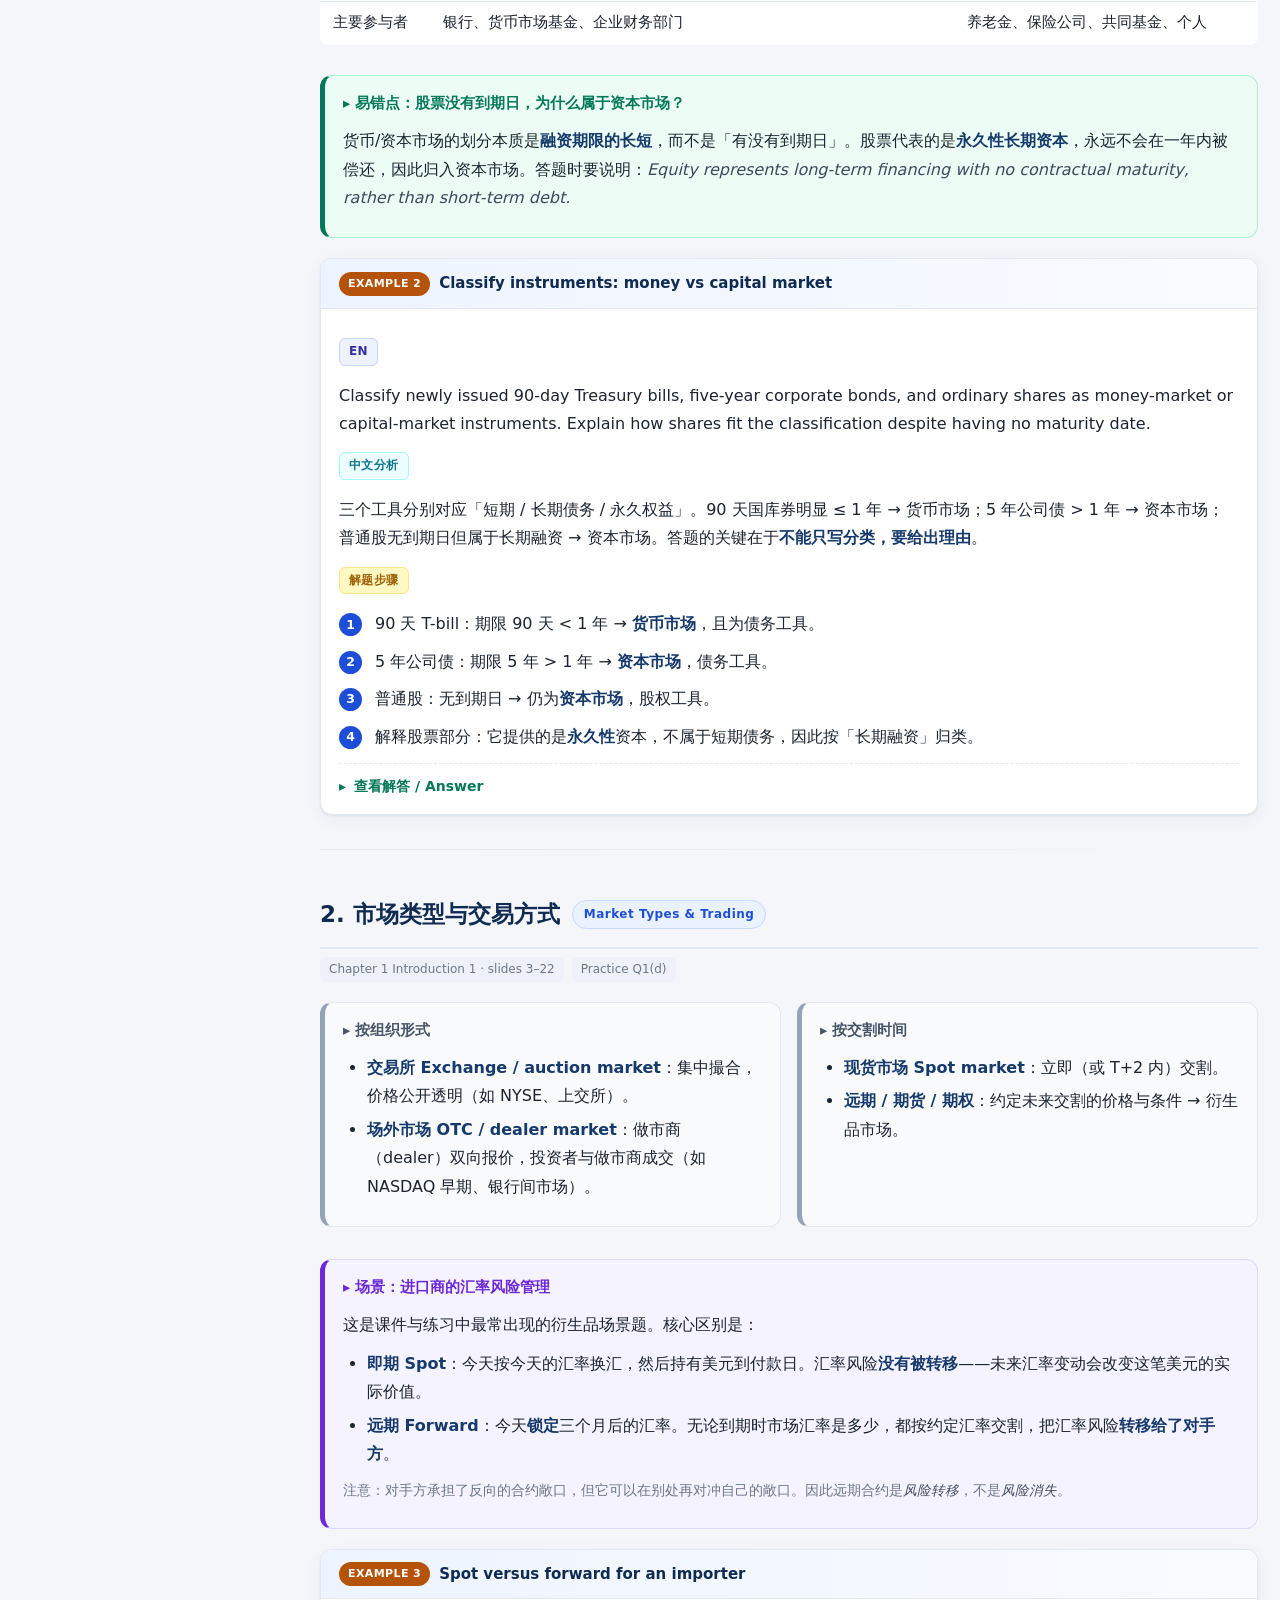
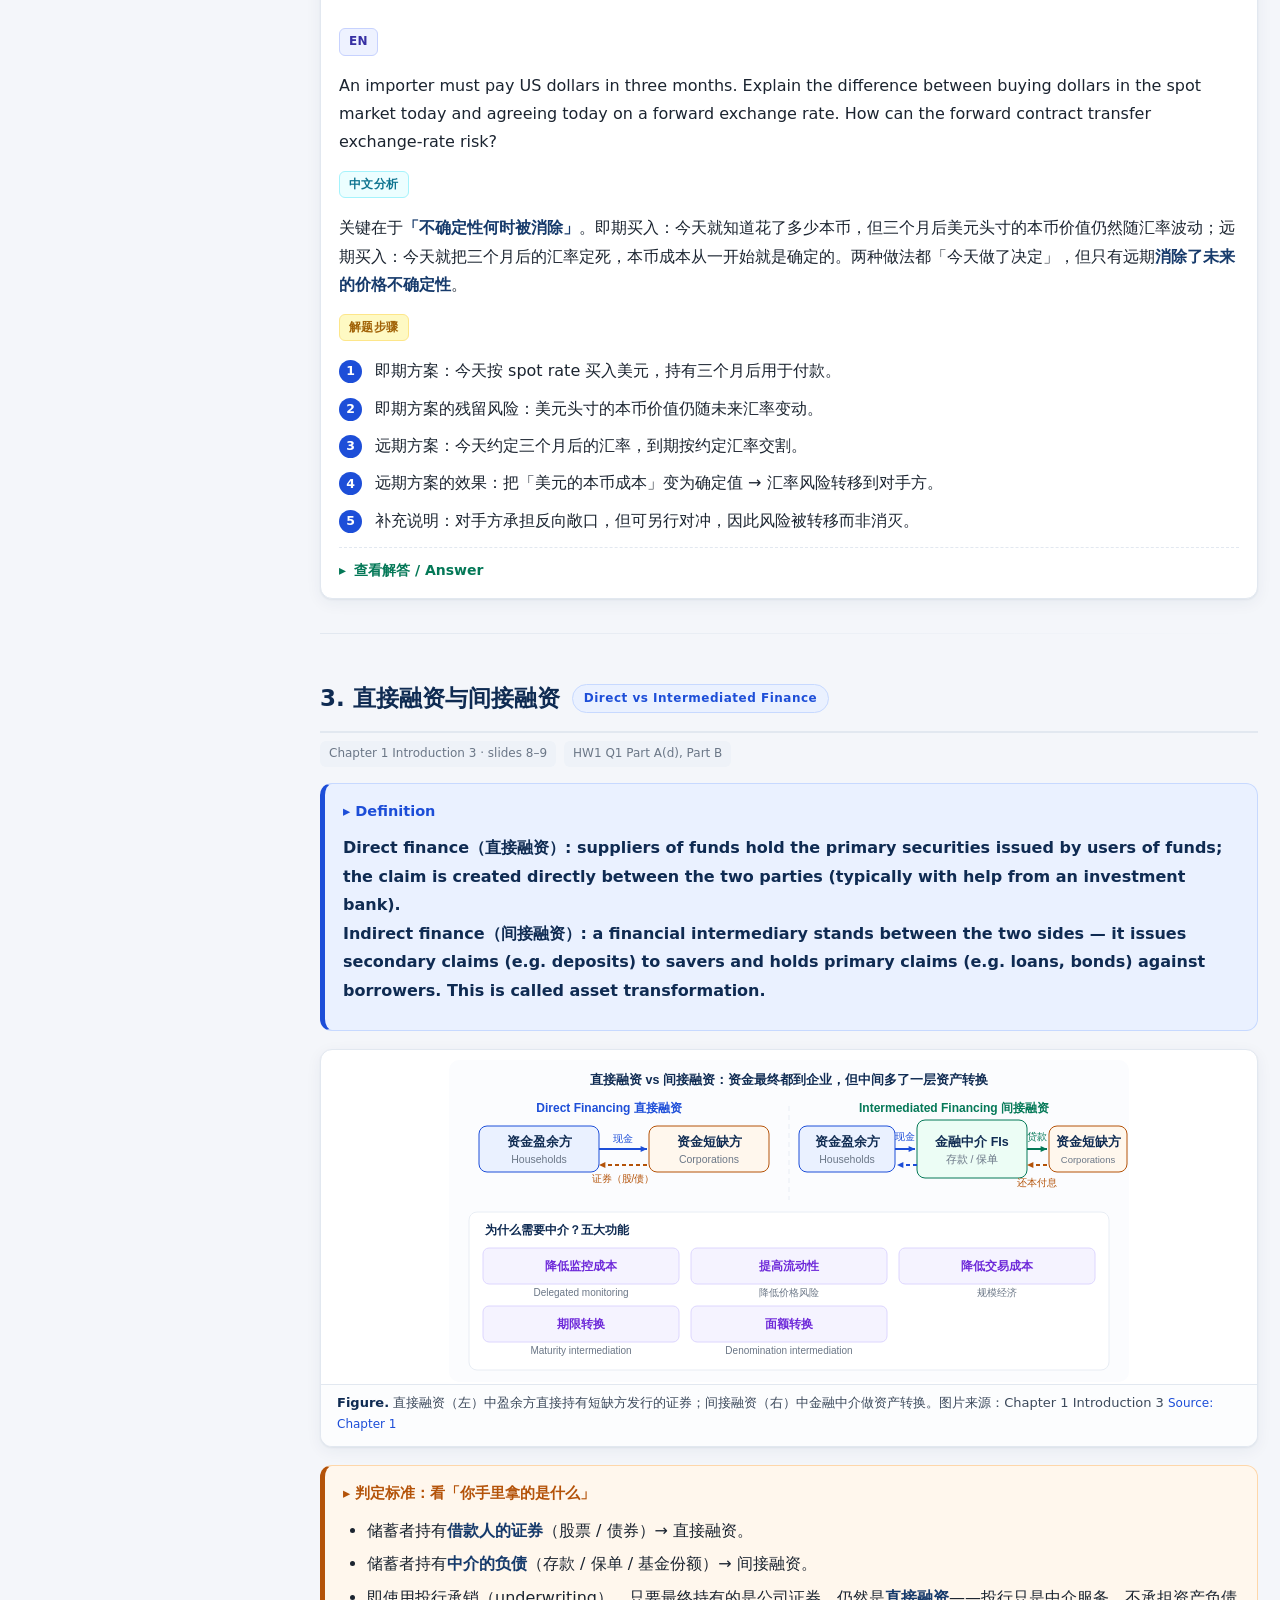
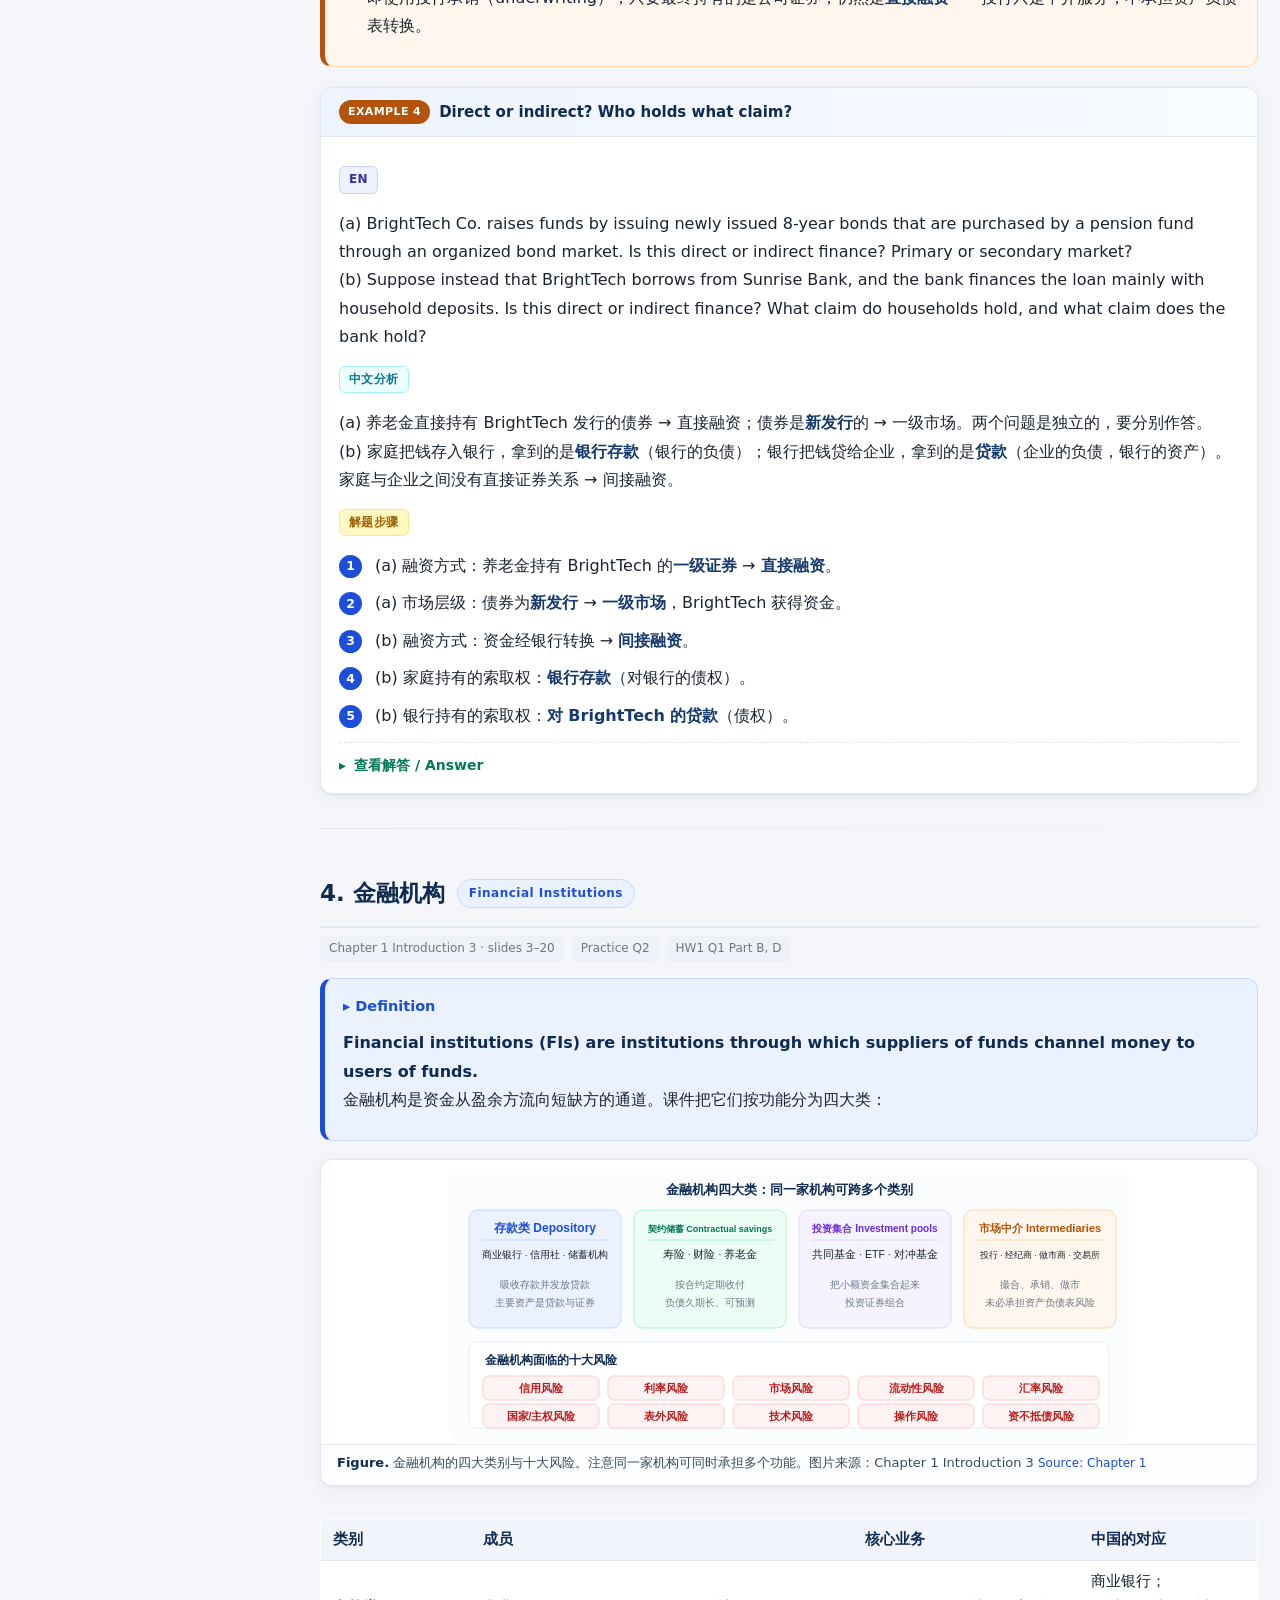
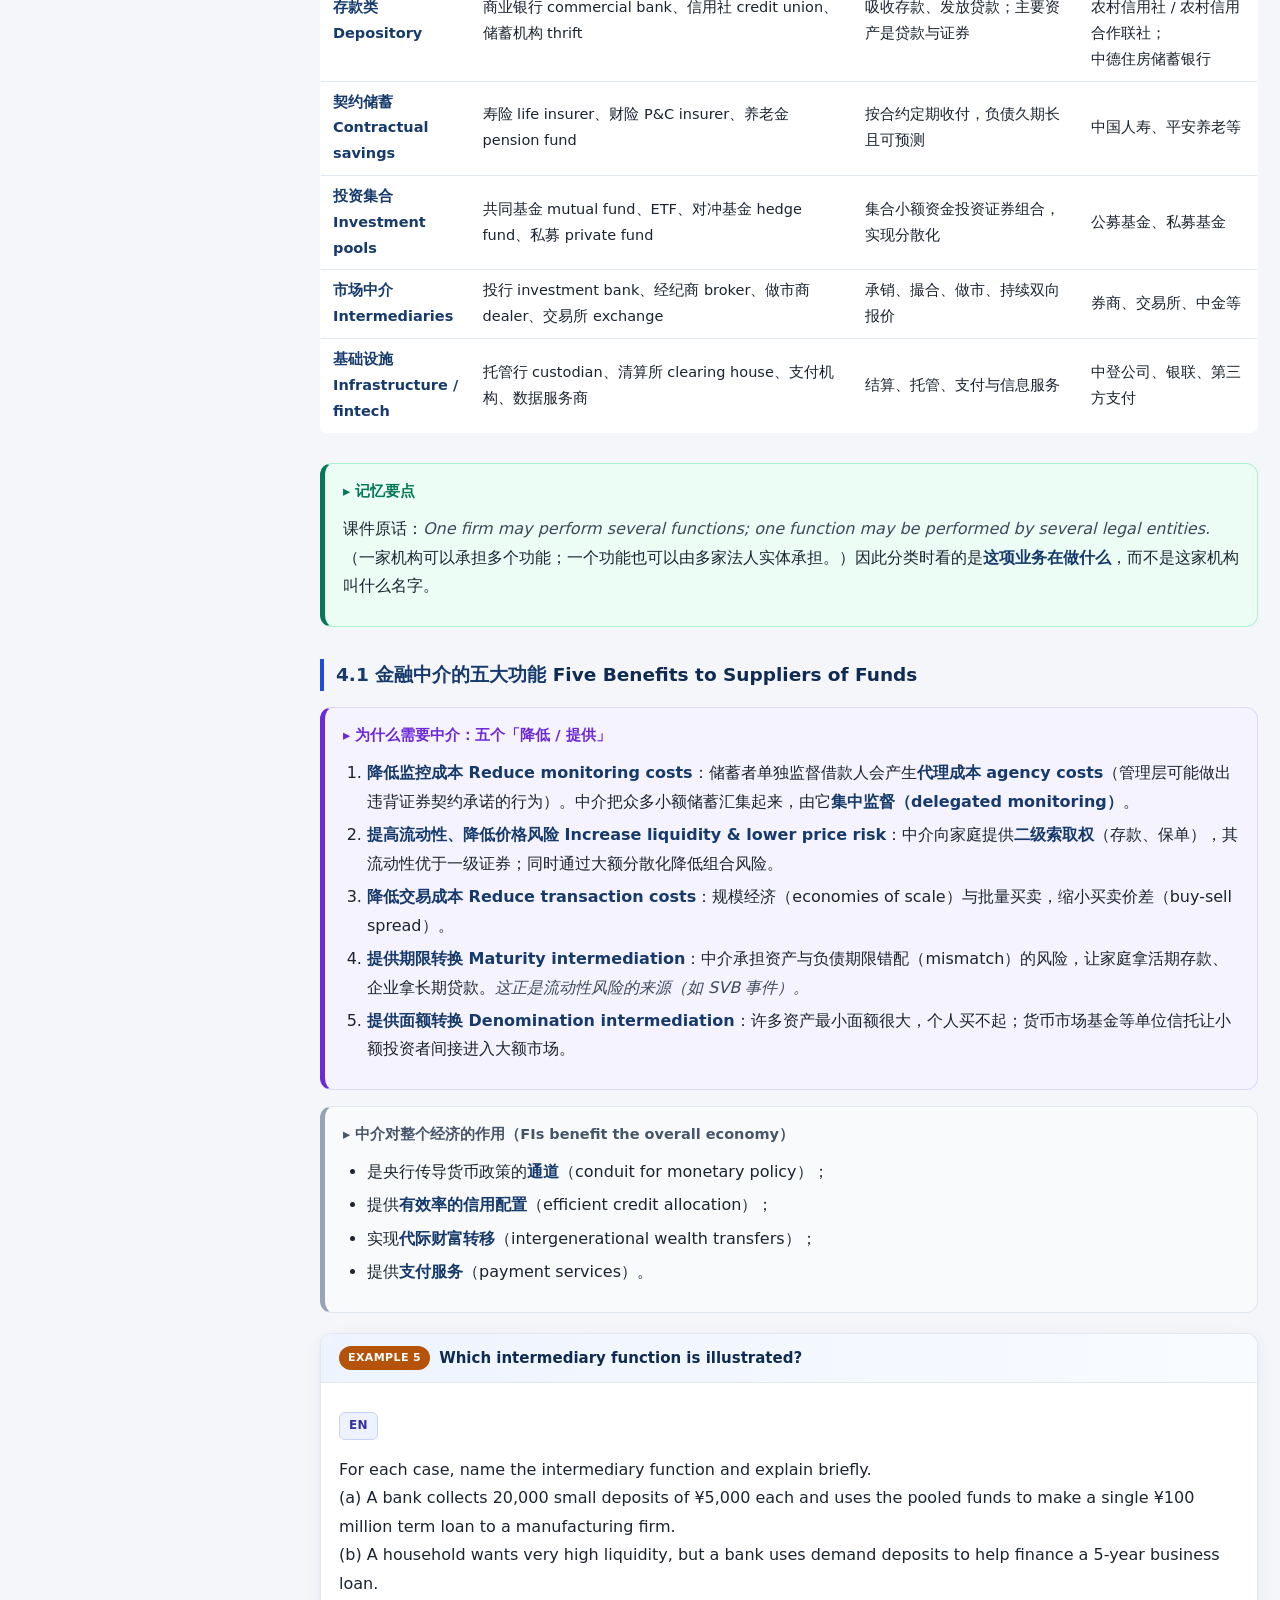
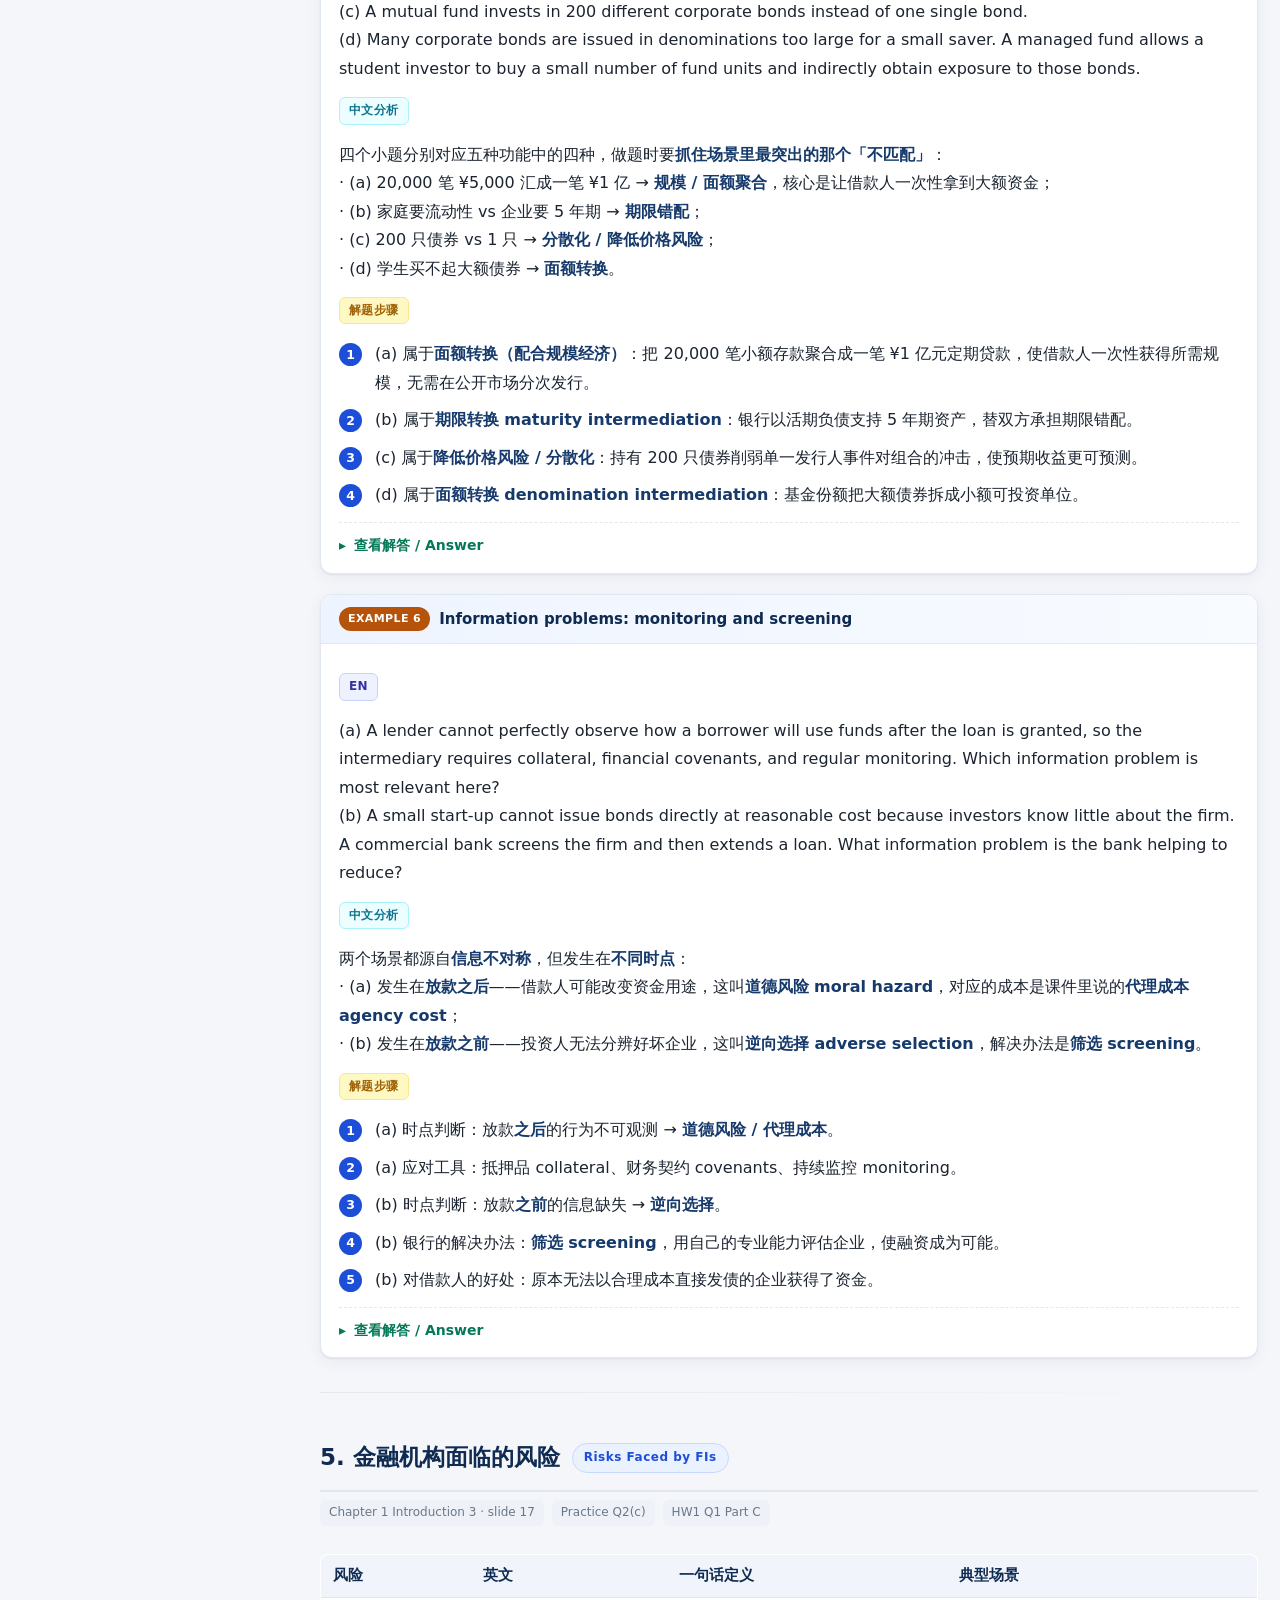
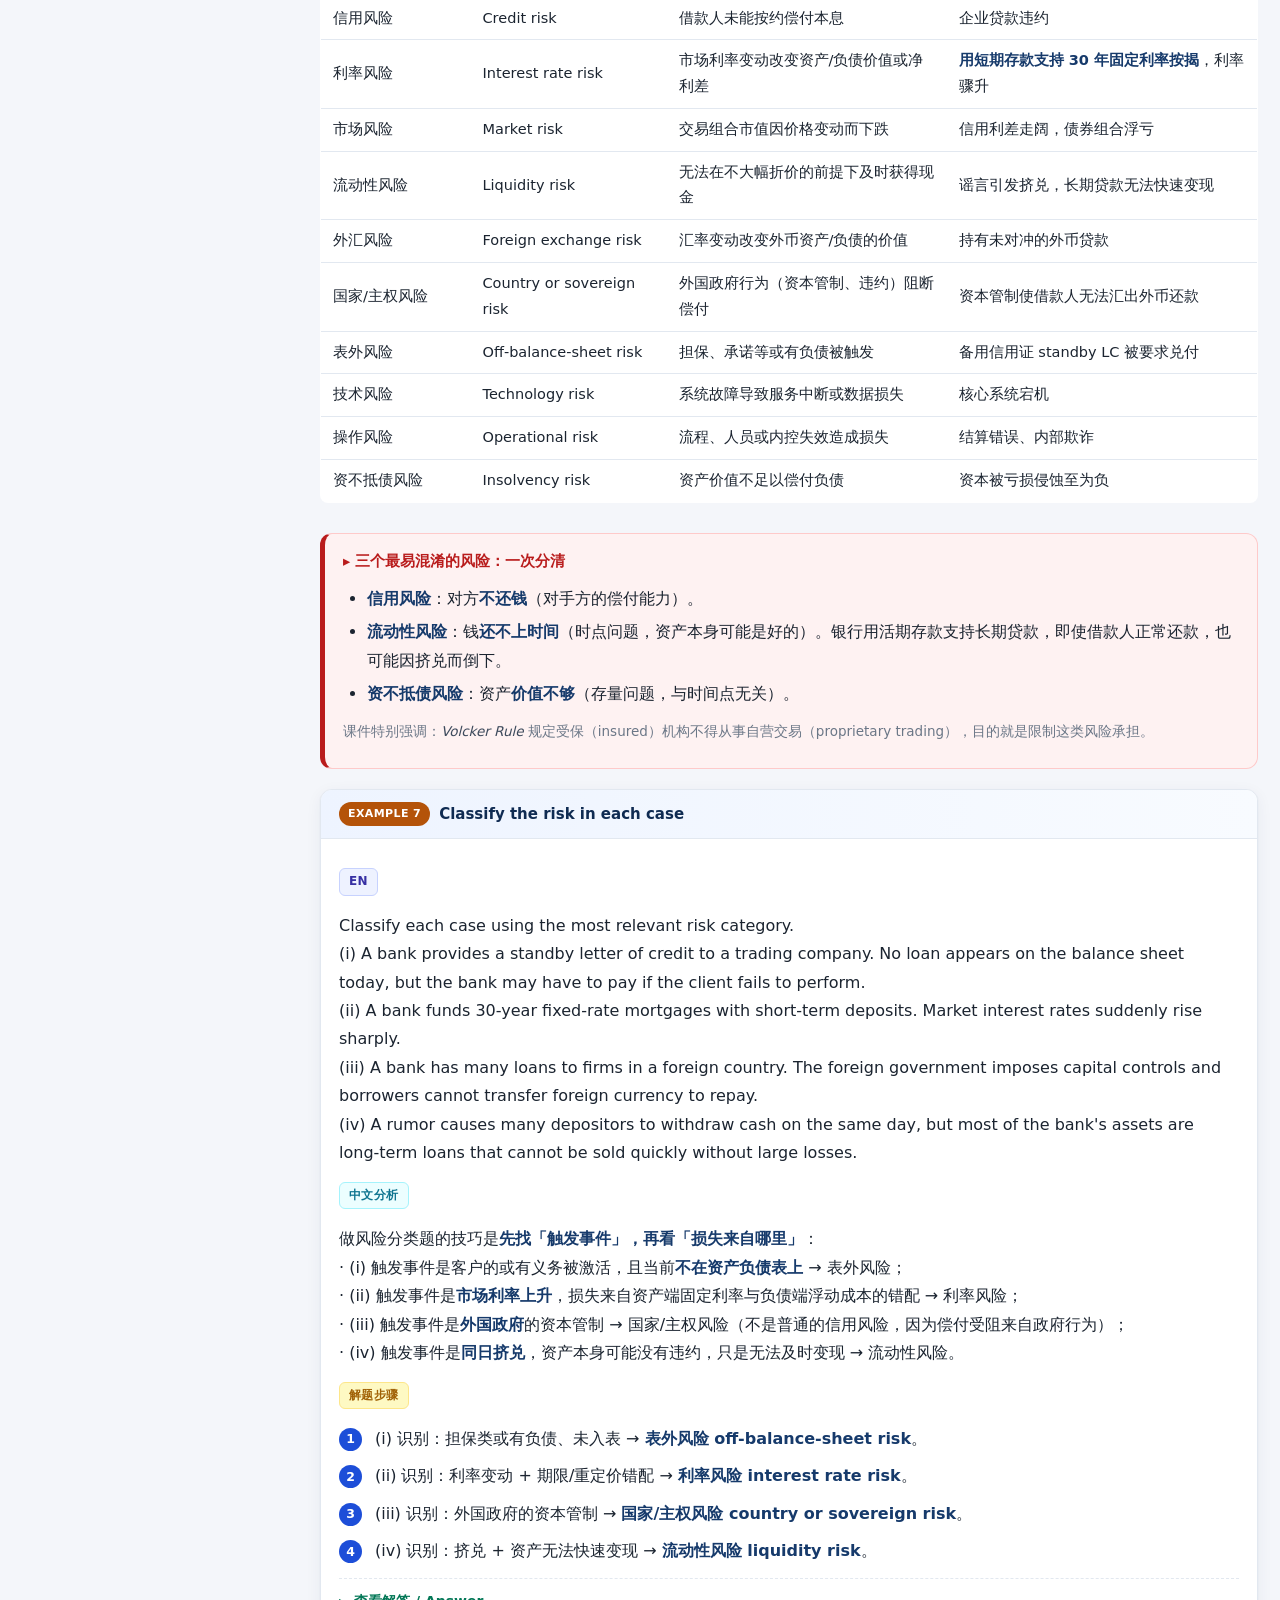
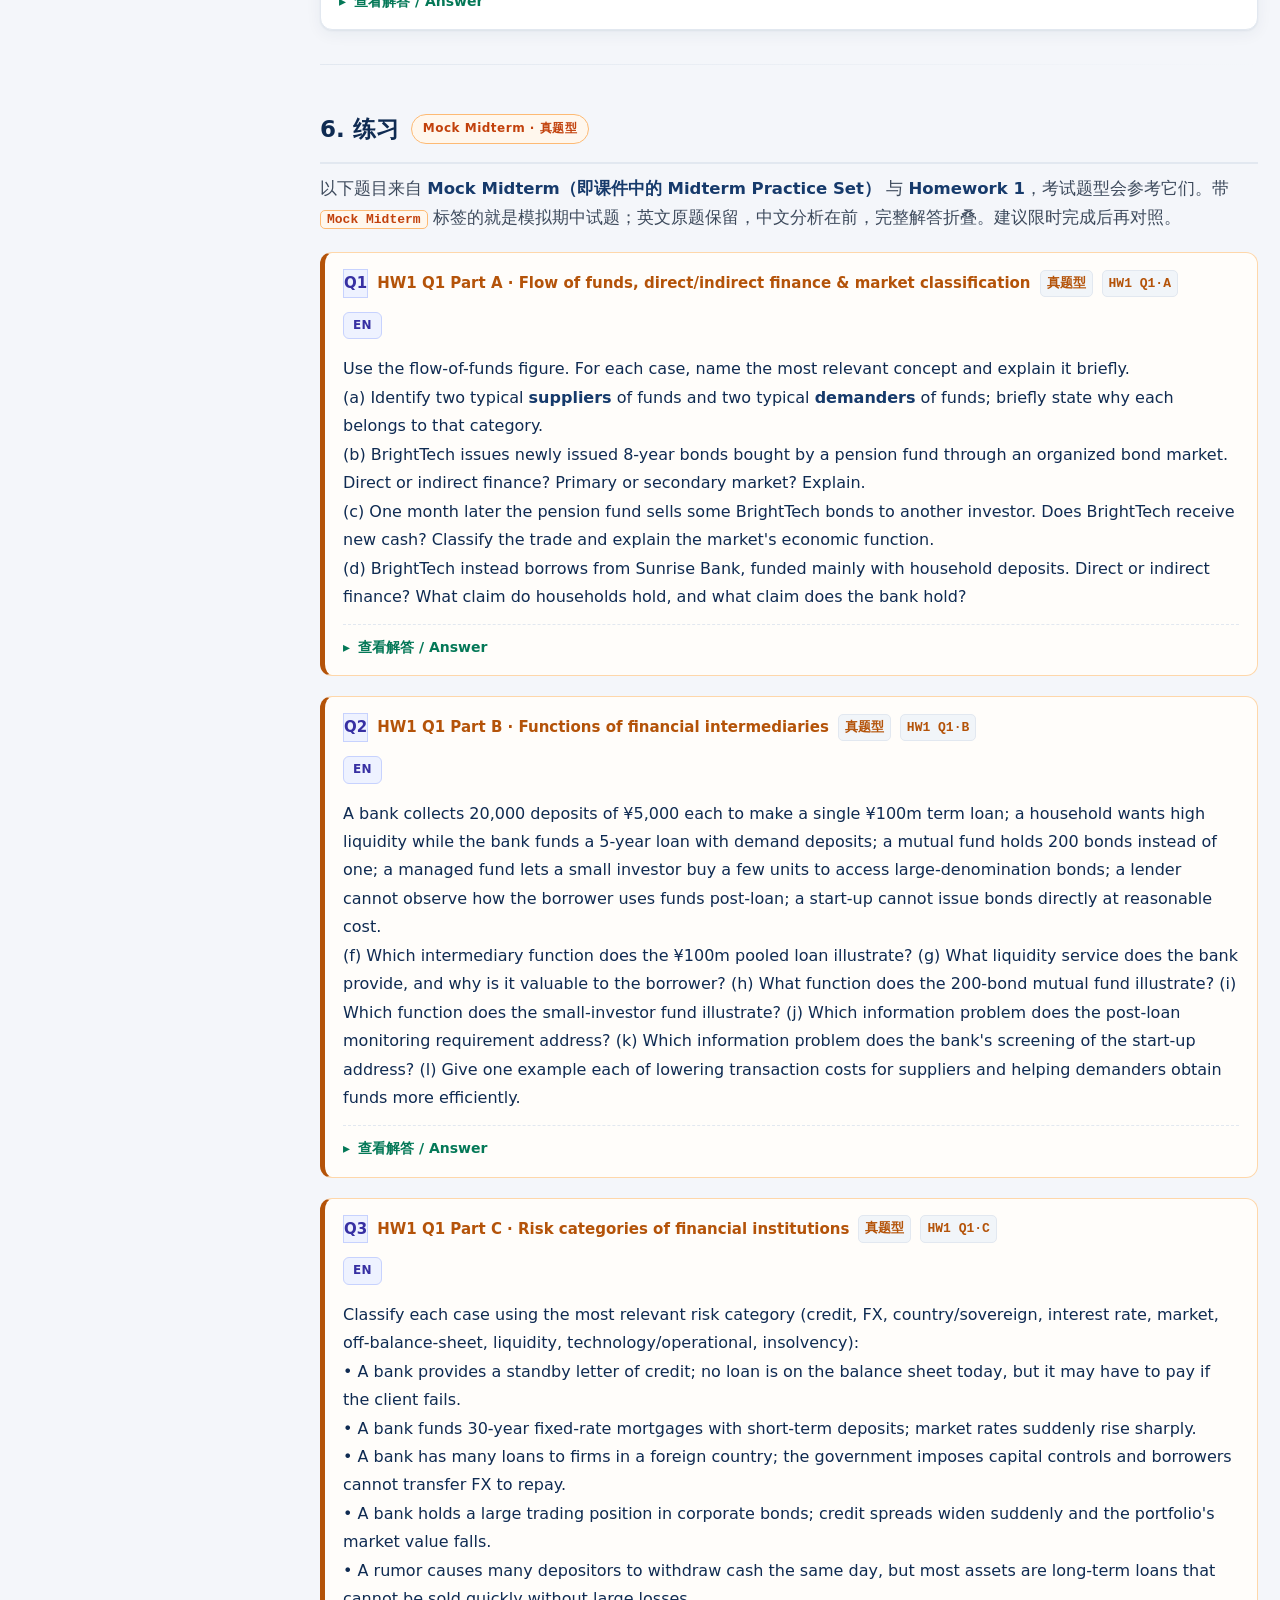
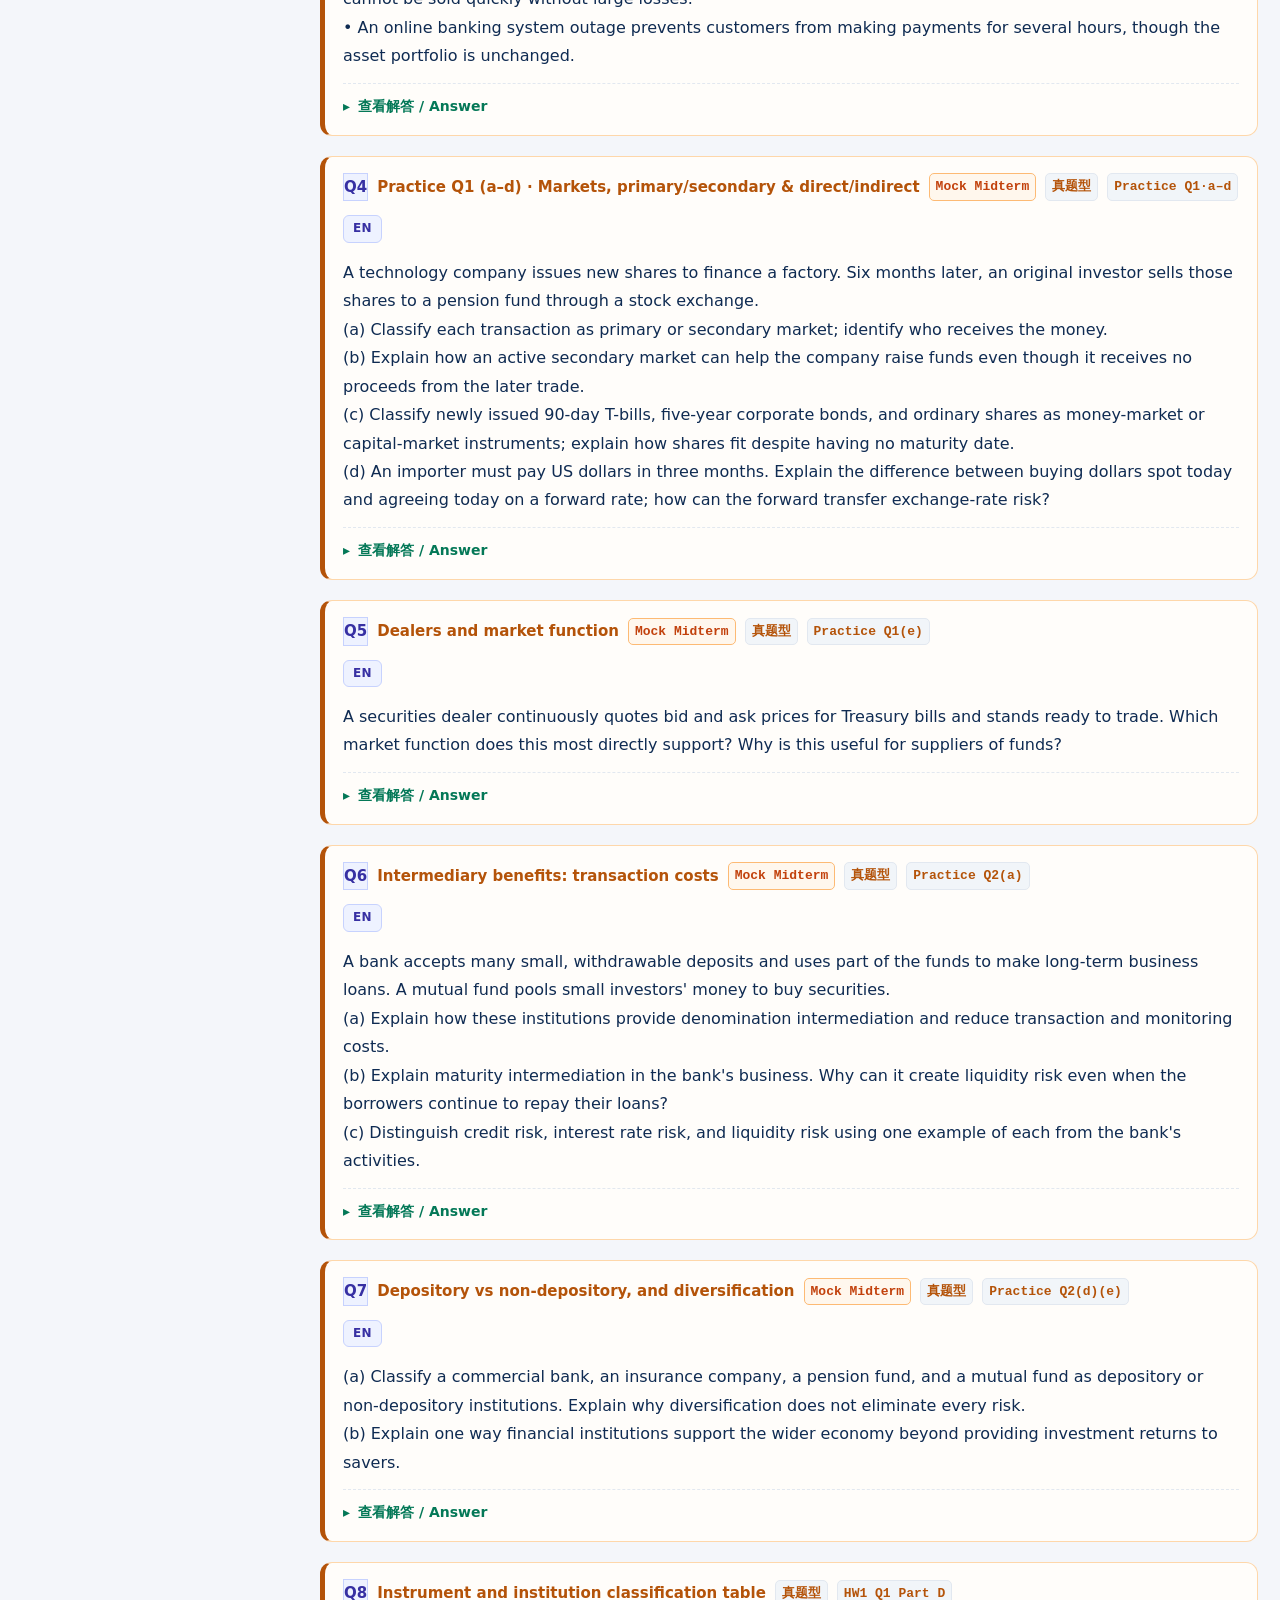
<file: part1-markets-institutions.html>
<!DOCTYPE html>
<html lang="zh-CN">
<head>
<meta charset="UTF-8">
<meta name="viewport" content="width=device-width, initial-scale=1.0">
<title>Part 1 金融市场与金融机构 · FIN 4060 学习站</title>
<link rel="stylesheet" href="assets/style.css?v=20261027c">
<script>
window.MathJax = {
  tex: { inlineMath: [['\\(','\\)']], displayMath: [['\\[','\\]']] },
  svg: { fontCache: 'global' },
  options: { skipHtmlTags: ['script','noscript','style','textarea','pre','code'] }
};
</script>
<script src="assets/tex-mml-svg.js" id="MathJax-script" async></script>
<script>
(function () {
  function loadCdn() {
    if (window.MathJax && window.MathJax.startup) return;
    var s = document.createElement('script');
    s.src = 'https://cdn.jsdelivr.net/npm/mathjax@3.2.2/es5/tex-mml-svg.js';
    s.async = true;
    document.head.appendChild(s);
  }
  window.addEventListener('load', function () { setTimeout(loadCdn, 400); });
})();
</script>
    <script src="assets/figures.js?v=20261024b"></script>
    <script src="assets/mindmap.js"></script>
    <script src="assets/marks.js?v=20261027d"></script>
</head>
<body data-page="part1" data-root="">

<header id="site-topbar"></header>

<div class="layout">
  <aside class="toc" id="site-toc"></aside>
  <main>

    <div class="hero">
      <div class="kicker">Chapter 1.1 Markets Overview · Chapter 1.3 Institutions</div>
      <h1>Part 1 金融市场与金融机构</h1>
      <p>本部分回答两个问题：资金如何从盈余方流到短缺方（市场如何分类、如何组织），以及谁在中间做转换（金融机构的功能与风险）。这是全课的制度底座——后面讲利率、估值与货币政策时，都会回到这里提到的市场与机构。</p>
      <div class="tags">
        <span>一级/二级市场</span><span>货币 vs 资本市场</span><span>外汇与衍生品</span><span>直接与间接融资</span><span>金融机构</span><span>风险分类</span>
      </div>
    </div>

    <div id="mindmap-host"></div>

    <!-- ============ 1. 市场分类 ============ -->
    <section id="s1">
      <h2 class="sec" data-short="1. 金融市场的分类">1. 金融市场的分类 <span class="badge">Market Classification</span></h2>
      <div class="lec-meta"><span>Chapter 1 Introduction 1 · Markets Overview</span><span>Practice Q1</span><span>HW1 Q1 Part A</span></div>

      <h3 class="sub" data-short="1.1 一级市场与二级市场">1.1 一级市场与二级市场 <span class="eninline">Primary vs Secondary Markets</span></h3>

      <div class="box def">
        <div class="box-title">▸ Definition</div>
        <p><span class="en"><b>Primary market（一级市场）</b>: the market in which new securities are <b>issued</b> and sold for the first time; the <b>issuer</b> receives the proceeds.</span><br>
        一级市场是新证券<strong>首次发行</strong>并出售的市场，<strong>发行人（issuer）</strong>获得资金。典型形式包括 IPO（首次公开发行）、SEO（增发）与债券首发。</p>
        <p><span class="en"><b>Secondary market（二级市场）</b>: the market in which <b>previously issued</b> securities are traded among investors; the <b>selling investor</b> receives the proceeds, not the issuer.</span><br>
        二级市场是<strong>已发行证券</strong>在投资者之间交易的市场，钱付给出售证券的<strong>原投资者</strong>，发行人不收到任何新资金。</p>
      </div>

      <div class="box key">
        <div class="box-title">▸ 判定口诀：看「谁收到钱」</div>
        <ul>
          <li>发行人收到钱 → <strong>一级市场</strong>（Primary）。</li>
          <li>原持有人收到钱 → <strong>二级市场</strong>（Secondary）。</li>
          <li>同一批证券可以有多次二级市场交易，但只有<strong>第一次</strong>发行属于一级市场。</li>
        </ul>
      </div>

      <div data-fig="marketStructure" data-cap="金融市场先按「是否新发行」分为一级与二级，再按期限分为货币市场与资本市场。图片来源：Chapter 1 Introduction 1" data-src="Chapter 1"></div>

      <div class="example">
        <div class="ex-head"><span class="pill q">EXAMPLE 1</span> Classifying primary and secondary transactions</div>
        <div class="ex-body">
          <div class="q-block">
            <span class="lbl lbl-en">EN</span>
            <p class="en-q">A technology company issues new shares to finance a factory. Six months later, an original investor sells those shares to a pension fund through a stock exchange.
            <br>(a) Classify each transaction as a primary-market or secondary-market transaction. Identify who receives the money in each case.
            <br>(b) Explain how an active secondary market can help the company raise funds even though the company receives no proceeds from the later trade.</p>
          </div>

          <div class="q-block">
            <span class="lbl lbl-cn">中文分析</span>
            <p>(a) 判断标准只有一条：<strong>发行人是否收到钱</strong>。第一次是公司发行新股，钱进公司口袋 → 一级市场；第二次是老股东把股票卖给养老金，钱进老股东口袋 → 二级市场。
            <br>(b) 二级市场虽然不直接给公司钱，但它决定了投资者<strong>能不能随时退出</strong>。退出越容易，投资者要求的回报率越低，公司未来的新股才越好发、价格才越高。这是「流动性溢价」的逻辑在股权上的体现。</p>
          </div>

          <div class="q-block">
            <span class="lbl lbl-step">解题步骤</span>
            <ol class="steps">
              <li>第一次交易：新股发行 → <strong>一级市场</strong>，<strong>公司</strong>获得发行收入。</li>
              <li>第二次交易：存量股转让 → <strong>二级市场</strong>，<strong>原投资者</strong>获得养老金支付的钱。</li>
              <li>二级市场的作用：提供流动性（liquidity）与价格发现（price discovery）。</li>
              <li>传导到一级市场：流动性高 → 投资者要求的回报率降低 → 新股发行更容易、定价更高。</li>
            </ol>
          </div>

          <details class="answer">
            <summary>查看解答 / Answer</summary>
            <div class="ans-body">
              <div class="q-block">
                <span class="lbl lbl-ans">EN Answer</span>
                <p>(a) The new share issue is a <b>primary-market</b> transaction and the company receives the proceeds. The later sale is a <b>secondary-market</b> transaction and the <b>original investor</b> receives the pension fund's payment.
                <br>(b) A liquid secondary market lets investors sell their holdings easily, which makes new issues more attractive and <b>lowers the return investors require</b>, thereby supporting the company's future fundraising.</p>
              </div>
              <div class="q-block">
                <span class="lbl lbl-ans">中文答案</span>
                <p>(a) 新股发行 = <strong>一级市场</strong>（公司收钱）；六个月后的转让 = <strong>二级市场</strong>（原投资者收钱）。
                <br>(b) 活跃的二级市场让投资者能随时变现，降低了他们要求的回报率，从而使公司未来的融资更容易、成本更低。注意：公司从后一笔交易中<strong>拿不到任何钱</strong>，这一点常被写错。</p>
              </div>
            </div>
          </details>
        </div>
      </div>

      <h3 class="sub" data-short="1.2 货币市场与资本市场">1.2 货币市场与资本市场 <span class="eninline">Money vs Capital Markets</span></h3>

      <div class="box def">
        <div class="box-title">▸ Definition</div>
        <p><span class="en"><b>Money market（货币市场）</b>: the market for short-term debt instruments, typically with original maturity of <b>one year or less</b>, characterized by high liquidity and low default risk.</span><br>
        <span class="en"><b>Capital market（资本市场）</b>: the market for longer-term debt (maturity <b>greater than one year</b>) and <b>equity</b> securities.</span></p>
      </div>

      <div class="tablewrap">
      <table class="data">
        <thead><tr><th style="width:110px;">维度</th><th>货币市场 Money Market</th><th>资本市场 Capital Market</th></tr></thead>
        <tbody>
          <tr><td>期限</td><td>≤ 1 年（多为 1 天–1 年）</td><td>&gt; 1 年，或无固定到期日（股票）</td></tr>
          <tr><td>典型工具</td><td>T-bill、商业票据 CP、大额可转让 CD、银行承兑汇票 BA、回购 repo</td><td>普通股、长期公司债、国债、抵押贷款</td></tr>
          <tr><td>流动性</td><td>高</td><td>视品种而定，股权通常较好</td></tr>
          <tr><td>信用风险</td><td>低（发行人资质高）</td><td>差异大</td></tr>
          <tr><td>主要参与者</td><td>银行、货币市场基金、企业财务部门</td><td>养老金、保险公司、共同基金、个人</td></tr>
        </tbody>
      </table>
      </div>

      <div class="box tip">
        <div class="box-title">▸ 易错点：股票没有到期日，为什么属于资本市场？</div>
        <p>货币/资本市场的划分本质是<strong>融资期限的长短</strong>，而不是「有没有到期日」。股票代表的是<strong>永久性长期资本</strong>，永远不会在一年内被偿还，因此归入资本市场。答题时要说明：<em>Equity represents long-term financing with no contractual maturity, rather than short-term debt.</em></p>
      </div>

      <div class="example">
        <div class="ex-head"><span class="pill q">EXAMPLE 2</span> Classify instruments: money vs capital market</div>
        <div class="ex-body">
          <div class="q-block">
            <span class="lbl lbl-en">EN</span>
            <p class="en-q">Classify newly issued 90-day Treasury bills, five-year corporate bonds, and ordinary shares as money-market or capital-market instruments. Explain how shares fit the classification despite having no maturity date.</p>
          </div>

          <div class="q-block">
            <span class="lbl lbl-cn">中文分析</span>
            <p>三个工具分别对应「短期 / 长期债务 / 永久权益」。90 天国库券明显 ≤ 1 年 → 货币市场；5 年公司债 &gt; 1 年 → 资本市场；普通股无到期日但属于长期融资 → 资本市场。答题的关键在于<strong>不能只写分类，要给出理由</strong>。</p>
          </div>

          <div class="q-block">
            <span class="lbl lbl-step">解题步骤</span>
            <ol class="steps">
              <li>90 天 T-bill：期限 90 天 &lt; 1 年 → <strong>货币市场</strong>，且为债务工具。</li>
              <li>5 年公司债：期限 5 年 &gt; 1 年 → <strong>资本市场</strong>，债务工具。</li>
              <li>普通股：无到期日 → 仍为<strong>资本市场</strong>，股权工具。</li>
              <li>解释股票部分：它提供的是<strong>永久性</strong>资本，不属于短期债务，因此按「长期融资」归类。</li>
            </ol>
          </div>

          <details class="answer">
            <summary>查看解答 / Answer</summary>
            <div class="ans-body">
              <div class="q-block">
                <span class="lbl lbl-ans">EN Answer</span>
                <p>The 90-day Treasury bills are <b>money-market</b> instruments. Five-year corporate bonds and ordinary shares are <b>capital-market</b> instruments. Equity represents <b>long-term financing with no contractual maturity</b>, rather than short-term debt, so it belongs to the capital market even though it has no maturity date.</p>
              </div>
              <div class="q-block">
                <span class="lbl lbl-ans">中文答案</span>
                <p>90 天国库券 → <strong>货币市场</strong>；5 年公司债与普通股 → <strong>资本市场</strong>。普通股虽无到期日，但它提供的是永久性长期资本，而非短期债务性质的融资，因此归入资本市场。</p>
              </div>
            </div>
          </details>
        </div>
      </div>
    </section>

    <hr class="divider">

    <!-- ============ 2. 市场类型 ============ -->
    <section id="s2">
      <h2 class="sec" data-short="2. 市场类型与交易方式">2. 市场类型与交易方式 <span class="badge">Market Types &amp; Trading</span></h2>
      <div class="lec-meta"><span>Chapter 1 Introduction 1 · slides 3–22</span><span>Practice Q1(d)</span></div>

      <div class="grid2">
        <div class="box note">
          <div class="box-title">▸ 按组织形式</div>
          <ul>
            <li><strong>交易所 Exchange / auction market</strong>：集中撮合，价格公开透明（如 NYSE、上交所）。</li>
            <li><strong>场外市场 OTC / dealer market</strong>：做市商（dealer）双向报价，投资者与做市商成交（如 NASDAQ 早期、银行间市场）。</li>
          </ul>
        </div>
        <div class="box note">
          <div class="box-title">▸ 按交割时间</div>
          <ul>
            <li><strong>现货市场 Spot market</strong>：立即（或 T+2 内）交割。</li>
            <li><strong>远期 / 期货 / 期权</strong>：约定未来交割的价格与条件 → 衍生品市场。</li>
          </ul>
        </div>
      </div>

      <div class="box theory">
        <div class="box-title">▸ 场景：进口商的汇率风险管理</div>
        <p>这是课件与练习中最常出现的衍生品场景题。核心区别是：</p>
        <ul>
          <li><strong>即期 Spot</strong>：今天按今天的汇率换汇，然后持有美元到付款日。汇率风险<strong>没有被转移</strong>——未来汇率变动会改变这笔美元的实际价值。</li>
          <li><strong>远期 Forward</strong>：今天<strong>锁定</strong>三个月后的汇率。无论到期时市场汇率是多少，都按约定汇率交割，把汇率风险<strong>转移给了对手方</strong>。</li>
        </ul>
        <p class="muted">注意：对手方承担了反向的合约敞口，但它可以在别处再对冲自己的敞口。因此远期合约是<em>风险转移</em>，不是<em>风险消失</em>。</p>
      </div>

      <div class="example">
        <div class="ex-head"><span class="pill q">EXAMPLE 3</span> Spot versus forward for an importer</div>
        <div class="ex-body">
          <div class="q-block">
            <span class="lbl lbl-en">EN</span>
            <p class="en-q">An importer must pay US dollars in three months. Explain the difference between buying dollars in the spot market today and agreeing today on a forward exchange rate. How can the forward contract transfer exchange-rate risk?</p>
          </div>

          <div class="q-block">
            <span class="lbl lbl-cn">中文分析</span>
            <p>关键在于<strong>「不确定性何时被消除」</strong>。即期买入：今天就知道花了多少本币，但三个月后美元头寸的本币价值仍然随汇率波动；远期买入：今天就把三个月后的汇率定死，本币成本从一开始就是确定的。两种做法都「今天做了决定」，但只有远期<strong>消除了未来的价格不确定性</strong>。</p>
          </div>

          <div class="q-block">
            <span class="lbl lbl-step">解题步骤</span>
            <ol class="steps">
              <li>即期方案：今天按 spot rate 买入美元，持有三个月后用于付款。</li>
              <li>即期方案的残留风险：美元头寸的本币价值仍随未来汇率变动。</li>
              <li>远期方案：今天约定三个月后的汇率，到期按约定汇率交割。</li>
              <li>远期方案的效果：把「美元的本币成本」变为确定值 → 汇率风险转移到对手方。</li>
              <li>补充说明：对手方承担反向敞口，但可另行对冲，因此风险被转移而非消灭。</li>
            </ol>
          </div>

          <details class="answer">
            <summary>查看解答 / Answer</summary>
            <div class="ans-body">
              <div class="q-block">
                <span class="lbl lbl-ans">EN Answer</span>
                <p>A <b>spot purchase</b> exchanges currencies now at today's spot rate; the importer then holds the dollars until payment. A <b>forward</b> fixes today the exchange rate for a transaction in three months. Matching the dollar obligation with a forward purchase <b>reduces uncertainty about its domestic-currency cost</b>. The counterparty takes the opposite contractual exposure, although it may hedge that exposure elsewhere.</p>
              </div>
              <div class="q-block">
                <span class="lbl lbl-ans">中文答案</span>
                <p>即期买入是「今天按今天的汇率换汇并持有美元」；远期是「今天约定三个月后的汇率」。远期把美元支出的本币成本固定下来，从而<strong>降低不确定性</strong>。对手方承接了反向敞口，但它可以在别处对冲——所以风险是<strong>转移</strong>而非消失。</p>
              </div>
            </div>
          </details>
        </div>
      </div>
    </section>

    <hr class="divider">

    <!-- ============ 3. 直接融资与间接融资 ============ -->
    <section id="s3">
      <h2 class="sec" data-short="3. 直接与间接融资">3. 直接融资与间接融资 <span class="badge">Direct vs Intermediated Finance</span></h2>
      <div class="lec-meta"><span>Chapter 1 Introduction 3 · slides 8–9</span><span>HW1 Q1 Part A(d), Part B</span></div>

      <div class="box def">
        <div class="box-title">▸ Definition</div>
        <p><span class="en"><b>Direct finance（直接融资）</b>: suppliers of funds hold the <b>primary securities</b> issued by users of funds; the claim is created directly between the two parties (typically with help from an investment bank).</span><br>
        <span class="en"><b>Indirect finance（间接融资）</b>: a financial intermediary stands between the two sides — it issues <b>secondary claims</b> (e.g. deposits) to savers and holds <b>primary claims</b> (e.g. loans, bonds) against borrowers. This is called <b>asset transformation</b>.</span></p>
      </div>

      <div data-fig="flowOfFunds" data-cap="直接融资（左）中盈余方直接持有短缺方发行的证券；间接融资（右）中金融中介做资产转换。图片来源：Chapter 1 Introduction 3" data-src="Chapter 1"></div>

      <div class="box key">
        <div class="box-title">▸ 判定标准：看「你手里拿的是什么」</div>
        <ul>
          <li>储蓄者持有<strong>借款人的证券</strong>（股票 / 债券）→ 直接融资。</li>
          <li>储蓄者持有<strong>中介的负债</strong>（存款 / 保单 / 基金份额）→ 间接融资。</li>
          <li>即使用投行承销（underwriting），只要最终持有的是公司证券，仍然是<strong>直接融资</strong>——投行只是中介服务，不承担资产负债表转换。</li>
        </ul>
      </div>

      <div class="example">
        <div class="ex-head"><span class="pill q">EXAMPLE 4</span> Direct or indirect? Who holds what claim?</div>
        <div class="ex-body">
          <div class="q-block">
            <span class="lbl lbl-en">EN</span>
            <p class="en-q">(a) BrightTech Co. raises funds by issuing newly issued 8-year bonds that are purchased by a pension fund through an organized bond market. Is this direct or indirect finance? Primary or secondary market?
            <br>(b) Suppose instead that BrightTech borrows from Sunrise Bank, and the bank finances the loan mainly with household deposits. Is this direct or indirect finance? What claim do households hold, and what claim does the bank hold?</p>
          </div>

          <div class="q-block">
            <span class="lbl lbl-cn">中文分析</span>
            <p>(a) 养老金直接持有 BrightTech 发行的债券 → 直接融资；债券是<strong>新发行</strong>的 → 一级市场。两个问题是独立的，要分别作答。
            <br>(b) 家庭把钱存入银行，拿到的是<strong>银行存款</strong>（银行的负债）；银行把钱贷给企业，拿到的是<strong>贷款</strong>（企业的负债，银行的资产）。家庭与企业之间没有直接证券关系 → 间接融资。</p>
          </div>

          <div class="q-block">
            <span class="lbl lbl-step">解题步骤</span>
            <ol class="steps">
              <li>(a) 融资方式：养老金持有 BrightTech 的<strong>一级证券</strong> → <strong>直接融资</strong>。</li>
              <li>(a) 市场层级：债券为<strong>新发行</strong> → <strong>一级市场</strong>，BrightTech 获得资金。</li>
              <li>(b) 融资方式：资金经银行转换 → <strong>间接融资</strong>。</li>
              <li>(b) 家庭持有的索取权：<strong>银行存款</strong>（对银行的债权）。</li>
              <li>(b) 银行持有的索取权：<strong>对 BrightTech 的贷款</strong>（债权）。</li>
            </ol>
          </div>

          <details class="answer">
            <summary>查看解答 / Answer</summary>
            <div class="ans-body">
              <div class="q-block">
                <span class="lbl lbl-ans">EN Answer</span>
                <p>(a) <b>Direct finance</b> and a <b>primary-market</b> transaction: the pension fund buys newly issued bonds directly from the issuer through the market.
                <br>(b) <b>Indirect finance</b>: households hold <b>bank deposits</b> (claims on the bank), while the bank holds a <b>loan claim on BrightTech</b>.</p>
              </div>
              <div class="q-block">
                <span class="lbl lbl-ans">中文答案</span>
                <p>(a) <strong>直接融资 + 一级市场</strong>：养老金直接买入新发行的债券，公司获得资金。
                <br>(b) <strong>间接融资</strong>：家庭持有<strong>银行存款</strong>（对银行的债权），银行持有<strong>对 BrightTech 的贷款</strong>。这就是典型的资产转换（asset transformation）。</p>
              </div>
            </div>
          </details>
        </div>
      </div>
    </section>

    <hr class="divider">

    <!-- ============ 4. 金融机构 ============ -->
    <section id="s4">
      <h2 class="sec" data-short="4. 金融机构">4. 金融机构 <span class="badge">Financial Institutions</span></h2>
      <div class="lec-meta"><span>Chapter 1 Introduction 3 · slides 3–20</span><span>Practice Q2</span><span>HW1 Q1 Part B, D</span></div>

      <div class="box def">
        <div class="box-title">▸ Definition</div>
        <p><span class="en"><b>Financial institutions (FIs)</b> are institutions through which suppliers of funds channel money to users of funds.</span><br>
        金融机构是资金从盈余方流向短缺方的通道。课件把它们按功能分为四大类：</p>
      </div>

      <div data-fig="fiCategories" data-cap="金融机构的四大类别与十大风险。注意同一家机构可同时承担多个功能。图片来源：Chapter 1 Introduction 3" data-src="Chapter 1"></div>

      <div class="tablewrap">
      <table class="data">
        <thead><tr><th style="width:150px;">类别</th><th>成员</th><th>核心业务</th><th>中国的对应</th></tr></thead>
        <tbody>
          <tr><td><strong>存款类<br>Depository</strong></td><td>商业银行 commercial bank、信用社 credit union、储蓄机构 thrift</td><td>吸收存款、发放贷款；主要资产是贷款与证券</td><td>商业银行；<br>农村信用社 / 农村信用合作联社；<br>中德住房储蓄银行</td></tr>
          <tr><td><strong>契约储蓄<br>Contractual savings</strong></td><td>寿险 life insurer、财险 P&amp;C insurer、养老金 pension fund</td><td>按合约定期收付，负债久期长且可预测</td><td>中国人寿、平安养老等</td></tr>
          <tr><td><strong>投资集合<br>Investment pools</strong></td><td>共同基金 mutual fund、ETF、对冲基金 hedge fund、私募 private fund</td><td>集合小额资金投资证券组合，实现分散化</td><td>公募基金、私募基金</td></tr>
          <tr><td><strong>市场中介<br>Intermediaries</strong></td><td>投行 investment bank、经纪商 broker、做市商 dealer、交易所 exchange</td><td>承销、撮合、做市、持续双向报价</td><td>券商、交易所、中金等</td></tr>
          <tr><td><strong>基础设施<br>Infrastructure / fintech</strong></td><td>托管行 custodian、清算所 clearing house、支付机构、数据服务商</td><td>结算、托管、支付与信息服务</td><td>中登公司、银联、第三方支付</td></tr>
        </tbody>
      </table>
      </div>

      <div class="box tip">
        <div class="box-title">▸ 记忆要点</div>
        <p>课件原话：<em>One firm may perform several functions; one function may be performed by several legal entities.</em>（一家机构可以承担多个功能；一个功能也可以由多家法人实体承担。）因此分类时看的是<strong>这项业务在做什么</strong>，而不是这家机构叫什么名字。</p>
      </div>

      <h3 class="sub" data-short="4.1 中介的五大功能">4.1 金融中介的五大功能 <span class="eninline">Five Benefits to Suppliers of Funds</span></h3>

      <div class="box theory">
        <div class="box-title">▸ 为什么需要中介：五个「降低 / 提供」</div>
        <ol>
          <li><strong>降低监控成本 Reduce monitoring costs</strong>：储蓄者单独监督借款人会产生<strong>代理成本 agency costs</strong>（管理层可能做出违背证券契约承诺的行为）。中介把众多小额储蓄汇集起来，由它<strong>集中监督（delegated monitoring）</strong>。</li>
          <li><strong>提高流动性、降低价格风险 Increase liquidity &amp; lower price risk</strong>：中介向家庭提供<strong>二级索取权</strong>（存款、保单），其流动性优于一级证券；同时通过大额分散化降低组合风险。</li>
          <li><strong>降低交易成本 Reduce transaction costs</strong>：规模经济（economies of scale）与批量买卖，缩小买卖价差（buy-sell spread）。</li>
          <li><strong>提供期限转换 Maturity intermediation</strong>：中介承担资产与负债期限错配（mismatch）的风险，让家庭拿活期存款、企业拿长期贷款。<em>这正是流动性风险的来源（如 SVB 事件）。</em></li>
          <li><strong>提供面额转换 Denomination intermediation</strong>：许多资产最小面额很大，个人买不起；货币市场基金等单位信托让小额投资者间接进入大额市场。</li>
        </ol>
      </div>

      <div class="box note">
        <div class="box-title">▸ 中介对整个经济的作用（FIs benefit the overall economy）</div>
        <ul>
          <li>是央行传导货币政策的<strong>通道</strong>（conduit for monetary policy）；</li>
          <li>提供<strong>有效率的信用配置</strong>（efficient credit allocation）；</li>
          <li>实现<strong>代际财富转移</strong>（intergenerational wealth transfers）；</li>
          <li>提供<strong>支付服务</strong>（payment services）。</li>
        </ul>
      </div>

      <div class="example">
        <div class="ex-head"><span class="pill q">EXAMPLE 5</span> Which intermediary function is illustrated?</div>
        <div class="ex-body">
          <div class="q-block">
            <span class="lbl lbl-en">EN</span>
            <p class="en-q">For each case, name the intermediary function and explain briefly.
            <br>(a) A bank collects 20,000 small deposits of ¥5,000 each and uses the pooled funds to make a single ¥100 million term loan to a manufacturing firm.
            <br>(b) A household wants very high liquidity, but a bank uses demand deposits to help finance a 5-year business loan.
            <br>(c) A mutual fund invests in 200 different corporate bonds instead of one single bond.
            <br>(d) Many corporate bonds are issued in denominations too large for a small saver. A managed fund allows a student investor to buy a small number of fund units and indirectly obtain exposure to those bonds.</p>
          </div>

          <div class="q-block">
            <span class="lbl lbl-cn">中文分析</span>
            <p>四个小题分别对应五种功能中的四种，做题时要<strong>抓住场景里最突出的那个「不匹配」</strong>：
            <br>· (a) 20,000 笔 ¥5,000 汇成一笔 ¥1 亿 → <strong>规模 / 面额聚合</strong>，核心是让借款人一次性拿到大额资金；
            <br>· (b) 家庭要流动性 vs 企业要 5 年期 → <strong>期限错配</strong>；
            <br>· (c) 200 只债券 vs 1 只 → <strong>分散化 / 降低价格风险</strong>；
            <br>· (d) 学生买不起大额债券 → <strong>面额转换</strong>。</p>
          </div>

          <div class="q-block">
            <span class="lbl lbl-step">解题步骤</span>
            <ol class="steps">
              <li>(a) 属于<strong>面额转换（配合规模经济）</strong>：把 20,000 笔小额存款聚合成一笔 ¥1 亿元定期贷款，使借款人一次性获得所需规模，无需在公开市场分次发行。</li>
              <li>(b) 属于<strong>期限转换 maturity intermediation</strong>：银行以活期负债支持 5 年期资产，替双方承担期限错配。</li>
              <li>(c) 属于<strong>降低价格风险 / 分散化</strong>：持有 200 只债券削弱单一发行人事件对组合的冲击，使预期收益更可预测。</li>
              <li>(d) 属于<strong>面额转换 denomination intermediation</strong>：基金份额把大额债券拆成小额可投资单位。</li>
            </ol>
          </div>

          <details class="answer">
            <summary>查看解答 / Answer</summary>
            <div class="ans-body">
              <div class="q-block">
                <span class="lbl lbl-ans">EN Answer</span>
                <p>(a) <b>Denomination intermediation</b> (with economies of scale): small balances are pooled into a single ¥100 million loan the borrower could not obtain in small pieces.
                <br>(b) <b>Maturity intermediation</b>: withdrawable short-term liabilities fund a five-year asset.
                <br>(c) <b>Risk diversification / lower price risk</b>: idiosyncratic issuer risk is spread across 200 bonds.
                <br>(d) <b>Denomination intermediation</b>: fund units give indirect access to large-denomination bonds.</p>
              </div>
              <div class="q-block">
                <span class="lbl lbl-ans">中文答案</span>
                <p>(a) <strong>面额转换</strong>（+规模经济）；(b) <strong>期限转换</strong>；(c) <strong>分散化、降低价格风险</strong>；(d) <strong>面额转换</strong>。
                <br>答这类题时，名词必须写对，且<strong>必须配上「它解决了什么不匹配」的一句话解释</strong>——只写名词通常拿不到满分。</p>
              </div>
            </div>
          </details>
        </div>
      </div>

      <div class="example">
        <div class="ex-head"><span class="pill q">EXAMPLE 6</span> Information problems: monitoring and screening</div>
        <div class="ex-body">
          <div class="q-block">
            <span class="lbl lbl-en">EN</span>
            <p class="en-q">(a) A lender cannot perfectly observe how a borrower will use funds after the loan is granted, so the intermediary requires collateral, financial covenants, and regular monitoring. Which information problem is most relevant here?
            <br>(b) A small start-up cannot issue bonds directly at reasonable cost because investors know little about the firm. A commercial bank screens the firm and then extends a loan. What information problem is the bank helping to reduce?</p>
          </div>

          <div class="q-block">
            <span class="lbl lbl-cn">中文分析</span>
            <p>两个场景都源自<strong>信息不对称</strong>，但发生在<strong>不同时点</strong>：
            <br>· (a) 发生在<strong>放款之后</strong>——借款人可能改变资金用途，这叫<strong>道德风险 moral hazard</strong>，对应的成本是课件里说的<strong>代理成本 agency cost</strong>；
            <br>· (b) 发生在<strong>放款之前</strong>——投资人无法分辨好坏企业，这叫<strong>逆向选择 adverse selection</strong>，解决办法是<strong>筛选 screening</strong>。</p>
          </div>

          <div class="q-block">
            <span class="lbl lbl-step">解题步骤</span>
            <ol class="steps">
              <li>(a) 时点判断：放款<strong>之后</strong>的行为不可观测 → <strong>道德风险 / 代理成本</strong>。</li>
              <li>(a) 应对工具：抵押品 collateral、财务契约 covenants、持续监控 monitoring。</li>
              <li>(b) 时点判断：放款<strong>之前</strong>的信息缺失 → <strong>逆向选择</strong>。</li>
              <li>(b) 银行的解决办法：<strong>筛选 screening</strong>，用自己的专业能力评估企业，使融资成为可能。</li>
              <li>(b) 对借款人的好处：原本无法以合理成本直接发债的企业获得了资金。</li>
            </ol>
          </div>

          <details class="answer">
            <summary>查看解答 / Answer</summary>
            <div class="ans-body">
              <div class="q-block">
                <span class="lbl lbl-ans">EN Answer</span>
                <p>(a) <b>Moral hazard / agency costs</b>: post-lending behaviour is not perfectly observable, so the intermediary uses collateral, covenants and monitoring.
                <br>(b) <b>Adverse selection</b>: investors cannot distinguish good from bad borrowers ex ante. The bank's <b>screening</b> reduces this problem, letting an otherwise-unfundable firm obtain financing.</p>
              </div>
              <div class="q-block">
                <span class="lbl lbl-ans">中文答案</span>
                <p>(a) <strong>道德风险（代理成本）</strong>：放款后行为不可观测，用抵押、契约与监控来约束。
                <br>(b) <strong>逆向选择</strong>：事前信息缺失；银行通过<strong>筛选</strong>降低该问题，使原本融资无门的小企业获得贷款。
                <br>记忆法：<em>事前看不清 = 逆向选择；事后管不住 = 道德风险。</em></p>
              </div>
            </div>
          </details>
        </div>
      </div>
    </section>

    <hr class="divider">

    <!-- ============ 5. 风险 ============ -->
    <section id="s5">
      <h2 class="sec" data-short="5. 金融机构的风险">5. 金融机构面临的风险 <span class="badge">Risks Faced by FIs</span></h2>
      <div class="lec-meta"><span>Chapter 1 Introduction 3 · slide 17</span><span>Practice Q2(c)</span><span>HW1 Q1 Part C</span></div>

      <div class="tablewrap">
      <table class="data">
        <thead><tr><th style="width:150px;">风险</th><th>英文</th><th>一句话定义</th><th>典型场景</th></tr></thead>
        <tbody>
          <tr><td>信用风险</td><td>Credit risk</td><td>借款人未能按约偿付本息</td><td>企业贷款违约</td></tr>
          <tr><td>利率风险</td><td>Interest rate risk</td><td>市场利率变动改变资产/负债价值或净利差</td><td><strong>用短期存款支持 30 年固定利率按揭</strong>，利率骤升</td></tr>
          <tr><td>市场风险</td><td>Market risk</td><td>交易组合市值因价格变动而下跌</td><td>信用利差走阔，债券组合浮亏</td></tr>
          <tr><td>流动性风险</td><td>Liquidity risk</td><td>无法在不大幅折价的前提下及时获得现金</td><td>谣言引发挤兑，长期贷款无法快速变现</td></tr>
          <tr><td>外汇风险</td><td>Foreign exchange risk</td><td>汇率变动改变外币资产/负债的价值</td><td>持有未对冲的外币贷款</td></tr>
          <tr><td>国家/主权风险</td><td>Country or sovereign risk</td><td>外国政府行为（资本管制、违约）阻断偿付</td><td>资本管制使借款人无法汇出外币还款</td></tr>
          <tr><td>表外风险</td><td>Off-balance-sheet risk</td><td>担保、承诺等或有负债被触发</td><td>备用信用证 standby LC 被要求兑付</td></tr>
          <tr><td>技术风险</td><td>Technology risk</td><td>系统故障导致服务中断或数据损失</td><td>核心系统宕机</td></tr>
          <tr><td>操作风险</td><td>Operational risk</td><td>流程、人员或内控失效造成损失</td><td>结算错误、内部欺诈</td></tr>
          <tr><td>资不抵债风险</td><td>Insolvency risk</td><td>资产价值不足以偿付负债</td><td>资本被亏损侵蚀至为负</td></tr>
        </tbody>
      </table>
      </div>

      <div class="box warn">
        <div class="box-title">▸ 三个最易混淆的风险：一次分清</div>
        <ul>
          <li><strong>信用风险</strong>：对方<strong>不还钱</strong>（对手方的偿付能力）。</li>
          <li><strong>流动性风险</strong>：钱<strong>还不上时间</strong>（时点问题，资产本身可能是好的）。银行用活期存款支持长期贷款，即使借款人正常还款，也可能因挤兑而倒下。</li>
          <li><strong>资不抵债风险</strong>：资产<strong>价值不够</strong>（存量问题，与时间点无关）。</li>
        </ul>
        <p class="muted">课件特别强调：<em>Volcker Rule</em> 规定受保（insured）机构不得从事自营交易（proprietary trading），目的就是限制这类风险承担。</p>
      </div>

      <div class="example">
        <div class="ex-head"><span class="pill q">EXAMPLE 7</span> Classify the risk in each case</div>
        <div class="ex-body">
          <div class="q-block">
            <span class="lbl lbl-en">EN</span>
            <p class="en-q">Classify each case using the most relevant risk category.
            <br>(i) A bank provides a standby letter of credit to a trading company. No loan appears on the balance sheet today, but the bank may have to pay if the client fails to perform.
            <br>(ii) A bank funds 30-year fixed-rate mortgages with short-term deposits. Market interest rates suddenly rise sharply.
            <br>(iii) A bank has many loans to firms in a foreign country. The foreign government imposes capital controls and borrowers cannot transfer foreign currency to repay.
            <br>(iv) A rumor causes many depositors to withdraw cash on the same day, but most of the bank's assets are long-term loans that cannot be sold quickly without large losses.</p>
          </div>

          <div class="q-block">
            <span class="lbl lbl-cn">中文分析</span>
            <p>做风险分类题的技巧是<strong>先找「触发事件」，再看「损失来自哪里」</strong>：
            <br>· (i) 触发事件是客户的或有义务被激活，且当前<strong>不在资产负债表上</strong> → 表外风险；
            <br>· (ii) 触发事件是<strong>市场利率上升</strong>，损失来自资产端固定利率与负债端浮动成本的错配 → 利率风险；
            <br>· (iii) 触发事件是<strong>外国政府</strong>的资本管制 → 国家/主权风险（不是普通的信用风险，因为偿付受阻来自政府行为）；
            <br>· (iv) 触发事件是<strong>同日挤兑</strong>，资产本身可能没有违约，只是无法及时变现 → 流动性风险。</p>
          </div>

          <div class="q-block">
            <span class="lbl lbl-step">解题步骤</span>
            <ol class="steps">
              <li>(i) 识别：担保类或有负债、未入表 → <strong>表外风险 off-balance-sheet risk</strong>。</li>
              <li>(ii) 识别：利率变动 + 期限/重定价错配 → <strong>利率风险 interest rate risk</strong>。</li>
              <li>(iii) 识别：外国政府的资本管制 → <strong>国家/主权风险 country or sovereign risk</strong>。</li>
              <li>(iv) 识别：挤兑 + 资产无法快速变现 → <strong>流动性风险 liquidity risk</strong>。</li>
            </ol>
          </div>

          <details class="answer">
            <summary>查看解答 / Answer</summary>
            <div class="ans-body">
              <div class="q-block">
                <span class="lbl lbl-ans">EN Answer</span>
                <p>(i) <b>Off-balance-sheet risk</b>. (ii) <b>Interest rate risk</b> (a repricing/maturity mismatch). (iii) <b>Country or sovereign risk</b> (government action blocks repayment). (iv) <b>Liquidity risk</b> (withdrawals cannot be met without fire-sale losses).</p>
              </div>
              <div class="q-block">
                <span class="lbl lbl-ans">中文答案</span>
                <p>(i) <strong>表外风险</strong>；(ii) <strong>利率风险</strong>；(iii) <strong>国家/主权风险</strong>；(iv) <strong>流动性风险</strong>。
                <br>注意 (ii) 与 (iv) 都涉及「短存长贷」，但<strong>触发事件不同</strong>：前者是利率变动侵蚀价值/利差，后者是提现时点无法变现。答题时要把触发事件写出来。</p>
              </div>
            </div>
          </details>
        </div>
      </div>
    </section>

    <hr class="divider">

    <!-- ============ 6. 练习 ============ -->
    <section id="ex" data-exgroup>
      <h2 class="sec" data-short="6. 练习（真题型）">6. 练习 <span class="badge mock-badge">Mock Midterm · 真题型</span></h2>
      <p class="lede">以下题目来自 <strong>Mock Midterm（即课件中的 Midterm Practice Set）</strong> 与 <strong>Homework 1</strong>，考试题型会参考它们。带 <span class="kbd mock">Mock Midterm</span> 标签的就是模拟期中试题；英文原题保留，中文分析在前，完整解答折叠。建议限时完成后再对照。</p>

      <div class="exercise" data-ex>
        <div class="ex-title"><span class="lbl lbl-en">Q<span class="num"></span></span> HW1 Q1 Part A · Flow of funds, direct/indirect finance &amp; market classification <span class="kbd">真题型</span> <span class="kbd">HW1 Q1·A</span></div>
        <div class="q-block">
          <span class="lbl lbl-en">EN</span>
          <p class="en-q">Use the flow-of-funds figure. For each case, name the most relevant concept and explain it briefly.
          <br>(a) Identify two typical <b>suppliers</b> of funds and two typical <b>demanders</b> of funds; briefly state why each belongs to that category.
          <br>(b) BrightTech issues newly issued 8-year bonds bought by a pension fund through an organized bond market. Direct or indirect finance? Primary or secondary market? Explain.
          <br>(c) One month later the pension fund sells some BrightTech bonds to another investor. Does BrightTech receive new cash? Classify the trade and explain the market's economic function.
          <br>(d) BrightTech instead borrows from Sunrise Bank, funded mainly with household deposits. Direct or indirect finance? What claim do households hold, and what claim does the bank hold?</p>
        </div>
        <details class="answer">
          <summary>查看解答 / Answer</summary>
          <div class="ans-body">
            <div class="q-block"><span class="lbl lbl-cn">中文分析</span><p>判别两条主线：①资金是否<strong>直接</strong>流向借款人（直接融资 vs 间接融资）；②证券是否<strong>首次发行</strong>、资金是否进发行人账（一级 vs 二级）。供给方＝盈余部门，需求方＝赤字部门。</p></div>
            <ol class="steps">
              <li>(a) <strong>供给方</strong>：家庭（储蓄盈余收入）、有留存收益的企业（闲置现金）。<strong>需求方</strong>：企业（投资缺口）、政府（财政赤字）。</li>
              <li>(b) 养老金直接持有 BrightTech 的一级证券 → <strong>直接融资</strong>；债券首次发行、BrightTech 收到钱 → <strong>一级市场</strong>。</li>
              <li>(c) BrightTech <strong>收不到新现金</strong>；存量证券在投资者间换手 → <strong>二级市场</strong>；功能：为原始持有人提供<strong>流动性与价格发现</strong>，流动性越好、投资人要求回报越低，反而利于发行人未来再融资。</li>
              <li>(d) 银行做资产转换 → <strong>间接融资</strong>；家庭持有对银行的<strong>存款索取权</strong>（二级索取权），银行持有对 BrightTech 的<strong>贷款索取权</strong>（一级索取权）。</li>
            </ol>
            <div class="q-block"><span class="lbl lbl-ans">EN Answer</span>
              <p>(a) Suppliers: households (save surplus income), firms with retained earnings (idle cash). Demanders: corporations (investment gaps), governments (deficits).
              <br>(b) The pension fund holds BrightTech's primary security directly → <b>direct finance</b>; newly issued bonds and BrightTech receives the cash → <b>primary market</b>.
              <br>(c) BrightTech receives <b>no new cash</b>; the trade is <b>secondary-market</b>. Its function is to give the original holder liquidity and price discovery, which lowers the return investors require and thus helps future primary issuance.
              <br>(d) <b>Indirect finance</b>: the bank is the intermediary. Households hold a <b>deposit claim</b> on the bank; the bank holds the <b>loan claim</b> on BrightTech.</p>
            </div>
            <div class="q-block"><span class="lbl lbl-ans">中文答案</span><p>(a) 供给方＝家庭、有留存收益的企业；需求方＝企业、政府。(b) 直接融资；一级市场。(c) BrightTech 不收新钱；二级市场，提供流动性与价格发现。(d) 间接融资；家庭持存款索取权，银行持贷款索取权。</p></div>
          </div>
        </details>
      </div>

      <div class="exercise" data-ex>
        <div class="ex-title"><span class="lbl lbl-en">Q<span class="num"></span></span> HW1 Q1 Part B · Functions of financial intermediaries <span class="kbd">真题型</span> <span class="kbd">HW1 Q1·B</span></div>
        <div class="q-block">
          <span class="lbl lbl-en">EN</span>
          <p class="en-q">A bank collects 20,000 deposits of ¥5,000 each to make a single ¥100m term loan; a household wants high liquidity while the bank funds a 5-year loan with demand deposits; a mutual fund holds 200 bonds instead of one; a managed fund lets a small investor buy a few units to access large-denomination bonds; a lender cannot observe how the borrower uses funds post-loan; a start-up cannot issue bonds directly at reasonable cost.
          <br>(f) Which intermediary function does the ¥100m pooled loan illustrate? (g) What liquidity service does the bank provide, and why is it valuable to the borrower? (h) What function does the 200-bond mutual fund illustrate? (i) Which function does the small-investor fund illustrate? (j) Which information problem does the post-loan monitoring requirement address? (k) Which information problem does the bank's screening of the start-up address? (l) Give one example each of lowering transaction costs for suppliers and helping demanders obtain funds more efficiently.</p>
        </div>
        <details class="answer">
          <summary>查看解答 / Answer</summary>
          <div class="ans-body">
            <div class="q-block"><span class="lbl lbl-cn">中文分析</span><p>六个小问对应中介的五大功能：<strong>面额转换、降低交易成本、流动性转换、分散化、信息处理（筛选与监督）</strong>，外加两类<strong>信息不对称</strong>问题（道德风险、逆向选择）。</p></div>
            <ol class="steps">
              <li>(f) <strong>面额转换（denomination intermediation）</strong>：把 2 万个小额存款聚成一笔 ¥1 亿贷款，让单一借款人拿到大额资金。</li>
              <li>(g) 银行提供<strong>流动性服务</strong>：家庭持活期（随时可取），银行却提供 5 年定期贷款；对借款人有价值——不必担心存款人的提现需求，获得稳定长期资金。</li>
              <li>(h) <strong>分散化（diversification）</strong>：持有 200 只债而非 1 只，降低个体违约对供给方的影响。</li>
              <li>(i) <strong>面额转换</strong>：小额投资者买几份基金单位，间接获得大额债券敞口。</li>
              <li>(j) <strong>道德风险（moral hazard）</strong>：贷后难观察资金用途，故要求抵押、契约与持续监督。</li>
              <li>(k) <strong>逆向选择（adverse selection）</strong>：初创企业信息不对称、公众不敢买其债；银行筛选后放贷，使其获得信用通道。</li>
              <li>(l) 供给方降成本：基金集合小额储蓄享受机构级交易费率；需求方提效率：银行聚合存款发放单笔大额贷款，企业无法零散募集。</li>
            </ol>
            <div class="q-block"><span class="lbl lbl-ans">EN Answer</span>
              <p>(f) <b>Denomination intermediation</b> — pooling small deposits into one large loan. (g) The bank provides <b>liquidity transformation</b>: households get on-demand deposits while the bank funds an illiquid 5-year loan — valuable because the borrower gets stable long-term funding without bearing depositors' liquidity needs. (h) <b>Diversification</b> of idiosyncratic default risk. (i) <b>Denomination intermediation</b> for the small saver. (j) Post-loan <b>moral hazard</b> — hence collateral, covenants and monitoring. (k) <b>Adverse selection</b> — the bank screens the opaque start-up and then lends. (l) Supplier example: mutual fund pools savings to get institutional trading costs; demander example: bank aggregates deposits to make a single large loan a firm could not raise piecemeal.</p>
            </div>
            <div class="q-block"><span class="lbl lbl-ans">中文答案</span><p>(f) 面额转换；(g) 流动性转换，使借款人获得稳定长期资金；(h) 分散化；(i) 面额转换；(j) 道德风险；(k) 逆向选择；(l) 供给方＝基金降低交易成本，需求方＝银行聚合存款发放大额贷款。</p></div>
          </div>
        </details>
      </div>

      <div class="exercise" data-ex>
        <div class="ex-title"><span class="lbl lbl-en">Q<span class="num"></span></span> HW1 Q1 Part C · Risk categories of financial institutions <span class="kbd">真题型</span> <span class="kbd">HW1 Q1·C</span></div>
        <div class="q-block">
          <span class="lbl lbl-en">EN</span>
          <p class="en-q">Classify each case using the most relevant risk category (credit, FX, country/sovereign, interest rate, market, off-balance-sheet, liquidity, technology/operational, insolvency):
          <br>• A bank provides a standby letter of credit; no loan is on the balance sheet today, but it may have to pay if the client fails.
          <br>• A bank funds 30-year fixed-rate mortgages with short-term deposits; market rates suddenly rise sharply.
          <br>• A bank has many loans to firms in a foreign country; the government imposes capital controls and borrowers cannot transfer FX to repay.
          <br>• A bank holds a large trading position in corporate bonds; credit spreads widen suddenly and the portfolio's market value falls.
          <br>• A rumor causes many depositors to withdraw cash the same day, but most assets are long-term loans that cannot be sold quickly without large losses.
          <br>• An online banking system outage prevents customers from making payments for several hours, though the asset portfolio is unchanged.</p>
        </div>
        <details class="answer">
          <summary>查看解答 / Answer</summary>
          <div class="ans-body">
            <div class="q-block"><span class="lbl lbl-cn">中文分析</span><p>风险分类的诀窍是抓住<strong>损失来源</strong>：是不是表外或有负债？是不是利率/汇率/价格变动？是不是没法及时变现？是不是系统/操作故障？</p></div>
            <ol class="steps">
              <li>备用信用证 → <strong>表外风险（off-balance-sheet risk）</strong>：当期无贷款，但是或有支付义务。</li>
              <li>短存长贷 + 利率骤升 → <strong>利率风险（interest rate risk）</strong>：负债成本上升快于资产收益，净值被侵蚀。</li>
              <li>外国贷款 + 资本管制无法汇回 → <strong>国家/主权风险（country/sovereign risk）</strong>。</li>
              <li>公司债组合 + 信用利差走阔 → <strong>市场风险（market risk）</strong>（此处由信用利差驱动的价格风险）。</li>
              <li>挤兑 + 资产长期难以变现 → <strong>流动性风险（liquidity risk）</strong>。</li>
              <li>网银宕机 → <strong>操作/技术风险（operational/technology risk）</strong>：资产未变但服务中断。</li>
            </ol>
            <div class="q-block"><span class="lbl lbl-ans">EN Answer</span>
              <p>• Standby letter of credit → <b>off-balance-sheet risk</b> (contingent liability). • Short deposits funding long fixed-rate mortgages when rates jump → <b>interest rate risk</b>. • Foreign loans blocked by capital controls → <b>country/sovereign risk</b>. • Corporate-bond position losing value as spreads widen → <b>market risk</b>. • Deposit run against long-term illiquid assets → <b>liquidity risk</b>. • Online-banking outage → <b>operational/technology risk</b>.</p>
            </div>
            <div class="q-block"><span class="lbl lbl-ans">中文答案</span><p>表外风险；利率风险；国家/主权风险；市场风险；流动性风险；操作/技术风险。</p></div>
          </div>
        </details>
      </div>

      <div class="exercise" data-ex>
        <div class="ex-title"><span class="lbl lbl-en">Q<span class="num"></span></span> Practice Q1 (a–d) · Markets, primary/secondary &amp; direct/indirect <span class="kbd mock">Mock Midterm</span> <span class="kbd">真题型</span> <span class="kbd">Practice Q1·a–d</span></div>
        <div class="q-block">
          <span class="lbl lbl-en">EN</span>
          <p class="en-q">A technology company issues new shares to finance a factory. Six months later, an original investor sells those shares to a pension fund through a stock exchange.
          <br>(a) Classify each transaction as primary or secondary market; identify who receives the money.
          <br>(b) Explain how an active secondary market can help the company raise funds even though it receives no proceeds from the later trade.
          <br>(c) Classify newly issued 90-day T-bills, five-year corporate bonds, and ordinary shares as money-market or capital-market instruments; explain how shares fit despite having no maturity date.
          <br>(d) An importer must pay US dollars in three months. Explain the difference between buying dollars spot today and agreeing today on a forward rate; how can the forward transfer exchange-rate risk?</p>
        </div>
        <details class="answer">
          <summary>查看解答 / Answer</summary>
          <div class="ans-body">
            <div class="q-block"><span class="lbl lbl-cn">中文分析</span><p>与 HW1 Q1 Part A 是同一组概念但<strong>场景不同</strong>（科技公司/养老金 vs BrightTech/银行）。判据不变：钱是否进发行人账＝一级；投资者间换手＝二级；期限 ≤1 年＝货币。股票无到期日但期限无限长 → 归入资本市场。</p></div>
            <ol class="steps">
              <li>(a) 发行新股＝<strong>一级市场</strong>，公司收钱；6 个月后投资者间转售＝<strong>二级市场</strong>，原投资者收钱（公司收 ¥0）。</li>
              <li>(b) 活跃二级市场提供<strong>流动性</strong>，降低投资人要求回报 → 公司未来增发定价更高、融资成本更低。</li>
              <li>(c) 90 天 T-bill＝<strong>货币市场（债）</strong>；5 年公司债＝<strong>资本市场（债）</strong>；普通股＝<strong>资本市场（股权）</strong>；股票无到期日，但视作<strong>无限期</strong>长期融资，故属资本市场。</li>
              <li>(d) <strong>即期</strong>＝今天按当前汇率换美元并持有；<strong>远期</strong>＝今天锁定 3 个月后的汇率。远期把汇率不确定性与对手方交换，进口商把本币成本的不确定性转嫁出去。</li>
            </ol>
            <div class="q-block"><span class="lbl lbl-ans">EN Answer</span>
              <p>(a) New-share issue = <b>primary market</b> (company receives); later exchange sale = <b>secondary market</b> (original investor receives, company receives nothing). (b) A liquid secondary market lowers the return investors require, lowering the company's future cost of equity. (c) 90-day T-bill = <b>money market, debt</b>; 5-year corporate bond = <b>capital market, debt</b>; ordinary shares = <b>capital market, equity</b> — equity has no maturity but is perpetual long-term financing. (d) Spot exchanges currency now; a forward fixes the rate for a future payment, transferring exchange-rate risk to the counterparty.</p>
            </div>
            <div class="q-block"><span class="lbl lbl-ans">中文答案</span><p>(a) 一级市场（公司收钱）/二级市场（原投资者收钱）。(b) 流动性压低要求回报、降低未来融资成本。(c) 货币市场债／资本市场债／资本市场股权；股票无限期故属资本市场。(d) 即期现在换、远期锁未来汇率，把汇率风险转给对手方。</p></div>
          </div>
        </details>
      </div>

      <div class="exercise" data-ex>
        <div class="ex-title"><span class="lbl lbl-en">Q<span class="num"></span></span> Dealers and market function <span class="kbd mock">Mock Midterm</span> <span class="kbd">真题型</span> <span class="kbd">Practice Q1(e)</span></div>
        <div class="q-block">
          <span class="lbl lbl-en">EN</span>
          <p class="en-q">A securities dealer continuously quotes bid and ask prices for Treasury bills and stands ready to trade. Which market function does this most directly support? Why is this useful for suppliers of funds?</p>
        </div>
        <details class="answer">
          <summary>查看解答 / Answer</summary>
          <div class="ans-body">
            <div class="q-block"><span class="lbl lbl-cn">中文分析</span><p>做市商（dealer）持续双向报价、随时准备成交，直接提供的是<strong>流动性（liquidity）</strong>——投资者不必等待找到对手方就能成交。对资金盈余方的价值在于：降低了「想卖却卖不掉」或「只能大幅折价卖出」的风险，从而降低了他们持有该资产所要求的回报。</p></div>
            <ol class="steps">
              <li>功能识别：持续双向报价 = <strong>做市 / 提供流动性</strong>。</li>
              <li>对盈余方的用处：随时可按接近报价的价格买卖 → 降低变现风险与交易成本。</li>
              <li>延伸：流动性提高 → 投资者要求回报率下降 → 一级市场发行人受益。</li>
            </ol>
            <div class="q-block"><span class="lbl lbl-ans">EN Answer</span><p>It most directly supports <b>liquidity (market-making)</b>. Suppliers of funds can buy or sell promptly at quoted prices instead of searching for a counterparty, which lowers their trading cost and the return they require for holding the asset.</p></div>
            <div class="q-block"><span class="lbl lbl-ans">中文答案</span><p>最直接支持的是<strong>流动性 / 做市功能</strong>。盈余方可以随时按报价成交，不必自行寻找对手方，因此交易成本更低、要求的回报也更低。</p></div>
          </div>
        </details>
      </div>

      <div class="exercise" data-ex>
        <div class="ex-title"><span class="lbl lbl-en">Q<span class="num"></span></span> Intermediary benefits: transaction costs <span class="kbd mock">Mock Midterm</span> <span class="kbd">真题型</span> <span class="kbd">Practice Q2(a)</span></div>
        <div class="q-block">
          <span class="lbl lbl-en">EN</span>
          <p class="en-q">A bank accepts many small, withdrawable deposits and uses part of the funds to make long-term business loans. A mutual fund pools small investors' money to buy securities.
          <br>(a) Explain how these institutions provide denomination intermediation and reduce transaction and monitoring costs.
          <br>(b) Explain maturity intermediation in the bank's business. Why can it create liquidity risk even when the borrowers continue to repay their loans?
          <br>(c) Distinguish credit risk, interest rate risk, and liquidity risk using one example of each from the bank's activities.</p>
        </div>
        <details class="answer">
          <summary>查看解答 / Answer</summary>
          <div class="ans-body">
            <div class="q-block"><span class="lbl lbl-cn">中文分析</span><p>三个小问分别考「两个功能 + 三类风险」。答题时要<strong>每个概念都配上银行或基金业务中的具体例子</strong>，抽象定义拿不到满分。</p></div>
            <ol class="steps">
              <li>(a) <strong>面额转换</strong>：把众多小额存款/申购聚合成能买大额资产的资金池。</li>
              <li>(a) <strong>降低交易成本</strong>：批量交易产生规模经济，摊薄固定成本、缩小买卖价差。</li>
              <li>(a) <strong>降低监控成本</strong>：由中介集中监督借款人，避免每个小额储蓄者重复调查（delegated monitoring）。</li>
              <li>(b) <strong>期限转换</strong>：用活期/短期负债支持长期资产。</li>
              <li>(b) <strong>为什么仍有流动性风险</strong>：存款人可以随时提现，而贷款尚未到期；<em>即使借款人正常还款</em>，现金流到达时间也晚于提现需求，银行可能被迫折价出售资产。</li>
              <li>(c) <strong>信用风险</strong>：借款企业违约不还贷。</li>
              <li>(c) <strong>利率风险</strong>：市场利率上升使固定利率资产市值下降，或存款成本上升快于资产收益。</li>
              <li>(c) <strong>流动性风险</strong>：无法在不大幅折价的前提下满足提现。</li>
            </ol>
            <div class="q-block"><span class="lbl lbl-ans">EN Answer</span>
              <p>(a) Pooling small balances gives access to large-denomination investments; bulk trading spreads fixed costs and narrows spreads; <b>delegated monitoring</b> avoids every small saver duplicating the same investigation.
              <br>(b) The bank funds long-term assets with short-term or withdrawable liabilities. Depositors can demand cash before loans are repaid, so an otherwise <b>performing</b> loan book may not produce cash fast enough.
              <br>(c) <b>Credit risk</b>: a borrower defaults. <b>Interest rate risk</b>: higher market rates cut the value of fixed-rate assets or raise deposit costs faster than asset income. <b>Liquidity risk</b>: the bank cannot meet withdrawals without costly borrowing or fire sales.</p>
            </div>
            <div class="q-block"><span class="lbl lbl-ans">中文答案</span><p>(a) 集合小额资金获得大额投资准入；批量交易摊薄成本；集中监督替代重复调查。(b) 短债长资造成时点错配——<strong>借款人照常还款也可能出现流动性危机</strong>，因为现金到账时间晚于提现需求。(c) 信用风险 = 不还钱；利率风险 = 利率变动侵蚀价值或利差；流动性风险 = 无法及时变现。</p></div>
          </div>
        </details>
      </div>

      <div class="exercise" data-ex>
        <div class="ex-title"><span class="lbl lbl-en">Q<span class="num"></span></span> Depository vs non-depository, and diversification <span class="kbd mock">Mock Midterm</span> <span class="kbd">真题型</span> <span class="kbd">Practice Q2(d)(e)</span></div>
        <div class="q-block">
          <span class="lbl lbl-en">EN</span>
          <p class="en-q">(a) Classify a commercial bank, an insurance company, a pension fund, and a mutual fund as depository or non-depository institutions. Explain why diversification does not eliminate every risk.
          <br>(b) Explain one way financial institutions support the wider economy beyond providing investment returns to savers.</p>
        </div>
        <details class="answer">
          <summary>查看解答 / Answer</summary>
          <div class="ans-body">
            <div class="q-block"><span class="lbl lbl-cn">中文分析</span><p>分类标准只有一个：<strong>是否吸收存款</strong>（deposit-taking）。商业银行吸存 → 存款类；保险、养老金、共同基金不吸存 → 非存款类。第二问考的是「分散化的边界」：分散化只能消除<strong>个体特有风险</strong>，不能消除<strong>共同的系统性冲击</strong>。</p></div>
            <ol class="steps">
              <li>商业银行 = <strong>存款类</strong>（吸收存款、发放贷款）。</li>
              <li>保险公司、养老金、共同基金 = <strong>非存款类</strong>（契约储蓄与投资集合）。</li>
              <li>分散化为何不足：它消除的是<strong>公司特有（idiosyncratic）风险</strong>，而共同的经济冲击、融资条件收紧、操作与系统性风险仍然存在。</li>
              <li>对经济的贡献（任选其一）：处理支付、把信用配置给高回报项目、传导货币政策、便利养老储蓄。</li>
            </ol>
            <div class="q-block"><span class="lbl lbl-ans">EN Answer</span>
              <p>(a) A commercial bank is <b>depository</b>; insurers, pension funds and mutual funds are <b>non-depository</b>. Diversification removes firm-specific risk but cannot remove common economic shocks or every funding and operational risk.
              <br>(b) Examples: processing payments, allocating credit to productive investment, transmitting monetary policy, or facilitating retirement saving. Any one valid function earns credit.</p>
            </div>
            <div class="q-block"><span class="lbl lbl-ans">中文答案</span><p>(a) 商业银行是<strong>存款类</strong>；保险公司、养老金、共同基金是<strong>非存款类</strong>。分散化只能消除个体特有风险，无法消除共同的系统性冲击，也无法消除融资与操作风险。(b) 例如处理支付、把信用配置给优质项目、传导货币政策、便利养老储蓄——写出任意一个并解释即可得分。</p></div>
          </div>
        </details>
      </div>

      <div class="exercise" data-ex>
        <div class="ex-title"><span class="lbl lbl-en">Q<span class="num"></span></span> Instrument and institution classification table <span class="kbd">真题型</span> <span class="kbd">HW1 Q1 Part D</span></div>
        <div class="q-block">
          <span class="lbl lbl-en">EN</span>
          <p class="en-q">Complete the classification table: for each instrument, classify it as money market or capital market, and as debt, equity, or neither.
          <br>3-month Treasury bill · newly issued common stock · 20-year corporate bond · 90-day commercial paper issued by a high-quality corporation · a foreign-exchange forward contract used to hedge a future USD payment</p>
        </div>
        <details class="answer">
          <summary>查看解答 / Answer</summary>
          <div class="ans-body">
            <div class="q-block"><span class="lbl lbl-cn">中文分析</span><p>两张分类轴要独立判断：<strong>期限轴</strong>（≤1 年为货币市场）与<strong>索取权轴</strong>（债 / 股 / 都不是）。远期合约是<strong>衍生品</strong>——它既不是债务也不是股权，而是一种合约敞口。</p></div>
            <ol class="steps">
              <li>3 个月国库券：≤1 年 → <strong>货币市场</strong>；<strong>债务</strong>。</li>
              <li>新发行普通股：无到期日 → <strong>资本市场</strong>；<strong>股权</strong>。</li>
              <li>20 年公司债：&gt;1 年 → <strong>资本市场</strong>；<strong>债务</strong>。</li>
              <li>90 天商业票据：≤1 年 → <strong>货币市场</strong>；<strong>债务</strong>（无抵押短期本票）。</li>
              <li>外汇远期合约：用于管理未来付款 → <strong>衍生品</strong>，<strong>既非债也非股</strong>；它的价值依附于标的汇率，本身不是融资工具。</li>
            </ol>
            <div class="q-block"><span class="lbl lbl-ans">EN Answer</span>
              <p>3-month T-bill: money market, debt. Newly issued common stock: capital market, equity. 20-year corporate bond: capital market, debt. 90-day commercial paper: money market, debt. FX forward: a <b>derivative</b> — <b>neither</b> debt nor equity; its value derives from the underlying exchange rate.</p>
            </div>
            <div class="q-block"><span class="lbl lbl-ans">中文答案</span><p>3 个月国库券 = 货币市场 + 债务；新股 = 资本市场 + 股权；20 年公司债 = 资本市场 + 债务；90 天商票 = 货币市场 + 债务；外汇远期 = <strong>衍生品，既非债也非股</strong>。</p></div>
          </div>
        </details>
      </div>

      <div class="exercise" data-ex>
        <div class="ex-title"><span class="lbl lbl-en">Q<span class="num"></span></span> Direct versus indirect finance: when is an intermediary preferred? <span class="kbd">真题型</span> <span class="kbd">HW1 Q1 Part D(p)</span></div>
        <div class="q-block">
          <span class="lbl lbl-en">EN</span>
          <p class="en-q">Briefly compare direct finance and indirect finance. Under what circumstances might a demander of funds rationally prefer an intermediary rather than borrowing directly from the public? Give at least two reasons tied to the cases above.</p>
        </div>
        <details class="answer">
          <summary>查看解答 / Answer</summary>
          <div class="ans-body">
            <div class="q-block"><span class="lbl lbl-cn">中文分析</span><p>这是一道典型的「综合解释题」，结构上应该<strong>先对比，再给理由，最后点出代价</strong>。理由必须从前面的案例中长出来：信息不对称（小企业无法直接发债）、规模/期限不匹配（需要一笔大额长期资金）。</p></div>
            <ol class="steps">
              <li><strong>对比</strong>：直接融资是盈余方直接持有借款人的一级证券；间接融资是中介发行二级索取权给储蓄者、同时持有借款人的一级索取权。</li>
              <li><strong>理由一（信息）</strong>：借款人太小或不透明，公众无法低成本评估 → 银行的筛选与监督能力让融资成为可能（对应小企业案例）。</li>
              <li><strong>理由二（规模与期限）</strong>：所需金额与期限难以通过公开市场零散募集 → 银行聚合小额存款提供大额定期贷款（对应 ¥1 亿贷款案例）。</li>
              <li><strong>理由三（成本）</strong>：批量处理与规模经济降低交易成本，缩短筹资时间。</li>
              <li><strong>代价</strong>：借款人让渡了一部分利差给中介，且要接受抵押与契约约束。</li>
            </ol>
            <div class="q-block"><span class="lbl lbl-ans">EN Answer</span>
              <p>In <b>direct finance</b> savers hold the borrower's primary securities; in <b>indirect finance</b> the intermediary issues secondary claims to savers and holds the primary claim on the borrower. A borrower may rationally prefer an intermediary when (i) it is too small or opaque for the public to evaluate cheaply, so the bank's <b>screening and monitoring</b> adds value, and (ii) it needs a single large, long-term sum that cannot be assembled efficiently from many small public investors. The trade-off is the spread paid to the intermediary plus collateral and covenant constraints.</p>
            </div>
            <div class="q-block"><span class="lbl lbl-ans">中文答案</span><p>直接融资：储蓄者直接持有借款人证券；间接融资：中介做资产转换。借款人选择中介的两类合理情形：①自身太小/太不透明，公众难以评估，需要银行的<strong>筛选与监督</strong>；②需要一笔大额长期资金，公开市场无法高效募集。代价是要支付中介利差并接受抵押与契约约束。</p></div>
          </div>
        </details>
      </div>
      <div class="exercise" data-ex>
        <div class="ex-title"><span class="lbl lbl-en">Q<span class="num"></span></span> Primary versus secondary market: where does the cash go? <span class="kbd">拓展</span></div>
        <div class="q-block">
          <span class="lbl lbl-en">EN</span>
          <p class="en-q">A company sells <b>1,000,000 newly issued shares</b> to the public at ¥25.00 in an IPO. One month later, an investor sells <b>5,000 existing shares</b> to another investor at ¥27.00 on the exchange.
          <br>(a) Classify each transaction as primary or secondary market.
          <br>(b) How much cash does the <b>company</b> receive in each case?
          <br>(c) Why should the company still care about the secondary market, even though it receives no cash from it?</p>
        </div>
        <details class="answer">
          <summary>查看解答 / Answer</summary>
          <div class="ans-body">
            <div class="q-block"><span class="lbl lbl-cn">中文分析</span><p>判别一级/二级市场的唯一标准是<strong>资金是否流向发行人</strong>：一级市场是发行人首次把新证券卖给投资者，公司拿到钱；二级市场是<strong>存量证券在投资者之间换手</strong>，公司一分钱都拿不到。第三问考的是二级市场对一级市场的<strong>反哺作用</strong>。</p></div>
            <ol class="steps">
              <li>(a) IPO 发行新股 = <strong>一级市场</strong>；投资者之间买卖老股 = <strong>二级市场</strong>。</li>
              <li>(b) 一级市场：1,000,000 × ¥25.00 = <strong>¥25,000,000</strong> 流入公司。</li>
              <li>(b) 二级市场：5,000 × ¥27.00 = ¥135,000 在两个投资者之间转移，公司收到 <strong>¥0</strong>。</li>
              <li>(c) 二级市场提供<strong>流动性</strong>与<strong>价格发现</strong>：流动性越高，投资者要求的回报率越低 → 公司未来增发时定价更高、融资成本更低。</li>
              <li>(c) 此外，二级市场价格是管理层决策与股权激励的<strong>信息信号</strong>，也决定并购与再融资的可行性。</li>
            </ol>
            <div class="q-block"><span class="lbl lbl-ans">EN Answer</span><p>(a) The IPO is a <b>primary-market</b> transaction; the exchange trade in existing shares is <b>secondary-market</b>. (b) The company receives <b>¥25,000,000</b> from the IPO and <b>¥0</b> from the secondary trade (¥135,000 passes between the two investors). (c) The secondary market supplies <b>liquidity and price discovery</b>: better liquidity lowers the return investors require, lowering the company's future cost of equity capital, and the quoted price is the information signal used in management and financing decisions.</p></div>
            <div class="q-block"><span class="lbl lbl-ans">中文答案</span><p>(a) IPO 为一级市场，交易所买卖老股为二级市场。(b) 公司从 IPO 获得 <strong>¥25,000,000</strong>，从二级市场获得 <strong>¥0</strong>。(c) 二级市场提供流动性与价格发现，压低投资者要求回报率从而降低公司未来的股权融资成本，并向管理层提供决策信号。</p></div>
          </div>
        </details>
      </div>

      <div class="exercise" data-ex>
        <div class="ex-title"><span class="lbl lbl-en">Q<span class="num"></span></span> The cost of immediacy: dealer bid-ask spread <span class="kbd">拓展</span></div>
        <div class="q-block">
          <span class="lbl lbl-en">EN</span>
          <p class="en-q">A dealer quotes a bond at <b>bid ¥99.80 / ask ¥100.20</b> per ¥100 face. An investor buys ¥200,000 face and later sells it back at the same quoted prices.
          <br>(a) Compute the spread in yuan per ¥100 face and as a percentage of the ask price.
          <br>(b) Compute the investor's total round-trip transaction cost.
          <br>(c) What function does the dealer perform, and what risks does the dealer bear?</p>
        </div>
        <details class="answer">
          <summary>查看解答 / Answer</summary>
          <div class="ans-body">
            <div class="q-block"><span class="lbl lbl-cn">中文分析</span><p>买卖价差是<strong>即时性（immediacy）的价格</strong>。投资者买入按 ask、卖出按 bid，因此一次完整往返的成本就是<strong>整个价差</strong>（而不是半个）。做市商赚这个价差，代价是承担两类风险。</p></div>
            <ol class="steps">
              <li>(a) 价差 = 100.20 − 99.80 = <strong>¥0.40</strong> 每 ¥100 面值。</li>
              <li>(a) 百分比 = 0.40 / 100.20 = <strong>0.399%</strong>（约 40 bp）。</li>
              <li>(b) 买入付 200,000 × 1.0020 = ¥200,400；卖出收 200,000 × 0.9980 = ¥199,600。</li>
              <li>(b) 往返成本 = 200,400 − 199,600 = <strong>¥800</strong>（= 200,000 × 0.399% ≈ ¥800）。</li>
              <li>(c) 功能：提供<strong>流动性 / 即时性</strong>，让投资者不必等待对手方。</li>
              <li>(c) 风险：<strong>库存风险</strong>（持仓期间价格下跌）与<strong>逆向选择风险</strong>（对手方掌握更多信息）。</li>
            </ol>
            <div class="q-block"><span class="lbl lbl-ans">EN Answer</span><p>(a) Spread = ¥0.40 per ¥100 face = 0.40/100.20 = <b>0.399%</b>. (b) Buy at ¥200,400, sell at ¥199,600, round-trip cost = <b>¥800</b>. (c) The dealer provides <b>liquidity/immediacy</b> and bears <b>inventory risk</b> (price moves while holding the position) and <b>adverse-selection risk</b> (trading with better-informed counterparties).</p></div>
            <div class="q-block"><span class="lbl lbl-ans">中文答案</span><p>(a) 价差 <strong>¥0.40 / ¥100 面值</strong>，约 <strong>0.399%</strong>。(b) 往返总成本 <strong>¥800</strong>。(c) 做市商提供流动性与即时性，承担库存风险与逆向选择风险。</p></div>
          </div>
        </details>
      </div>

      <div class="exercise" data-ex>
        <div class="ex-title"><span class="lbl lbl-en">Q<span class="num"></span></span> A bank run without any default: pure liquidity risk <span class="kbd">拓展</span></div>
        <div class="q-block">
          <span class="lbl lbl-en">EN</span>
          <p class="en-q">A bank holds <b>¥800 million</b> of withdrawable deposits, keeps <b>10%</b> as reserves, and lends the rest as 5-year business loans. In one week depositors withdraw <b>¥120 million</b>. All borrowers keep repaying on schedule.
          <br>(a) How much does the bank hold in reserves, and how much is locked in loans?
          <br>(b) What is the cash shortfall after the withdrawal?
          <br>(c) Give two ways to cover the shortfall and the cost of each. Is this a credit-risk event?</p>
        </div>
        <details class="answer">
          <summary>查看解答 / Answer</summary>
          <div class="ans-body">
            <div class="q-block"><span class="lbl lbl-cn">中文分析</span><p>这道题的考点是<strong>把「借款人照常还款」与「银行仍可能出事」区分开</strong>。缺口不是因为有人违约，而是因为<strong>现金流到达的时点晚于提现需求</strong>——这正是期限转换（maturity intermediation）的代价。</p></div>
            <ol class="steps">
              <li>(a) 准备金 = 800 × 10% = <strong>¥80 million</strong>；贷款 = 800 − 80 = <strong>¥720 million</strong>。</li>
              <li>(b) 提现 ¥120m，只有 ¥80m 准备金 → 缺口 = 120 − 80 = <strong>¥40 million</strong>。</li>
              <li>(c) 方式一：同业拆借 / 向央行借款 → 成本是<strong>利息支出</strong>，资产不必贱卖。</li>
              <li>(c) 方式二：<strong>折价出售贷款（fire sale）</strong> → 成本是<strong>立即实现的资本损失</strong>，且会侵蚀资本金。</li>
              <li>(c) 方式三：停止新增贷款、吸收新存款 → 成本是<strong>放弃的业务机会</strong>。</li>
              <li>定性：<strong>不是信用风险事件</strong>——借款人仍在正常还款；这是纯粹的<strong>流动性风险</strong>。</li>
            </ol>
            <div class="q-block"><span class="lbl lbl-ans">EN Answer</span><p>(a) Reserves = <b>¥80m</b>; loans = <b>¥720m</b>. (b) Shortfall = 120 − 80 = <b>¥40m</b>. (c) Cover it by interbank/central-bank borrowing (cost = interest) or by selling loans at a discount (cost = an immediate realised loss that erodes capital); or by slowing new lending (cost = forgone business). This is <b>not</b> credit risk — borrowers are performing; it is pure <b>liquidity risk</b> created by maturity transformation.</p></div>
            <div class="q-block"><span class="lbl lbl-ans">中文答案</span><p>(a) 准备金 <strong>¥80 million</strong>，贷款 <strong>¥720 million</strong>。(b) 缺口 <strong>¥40 million</strong>。(c) 可同业拆借（付利息）或折价卖贷款（实现损失、侵蚀资本），也可暂停新增贷款；这是<strong>流动性风险而非信用风险</strong>，因为借款人仍在正常还款。</p></div>
          </div>
        </details>
      </div>
    </section>

    <hr class="divider">

    <section id="terms">
      <h2 class="sec" data-short="7. 术语对照">7. 关键术语对照 <span class="badge">Key Terms</span></h2>
      <div class="pill-list">
        <span>Primary market 一级市场</span><span>Secondary market 二级市场</span><span>Money market 货币市场</span><span>Capital market 资本市场</span>
        <span>Spot 即期</span><span>Forward 远期</span><span>Futures 期货</span><span>Option 期权</span>
        <span>Direct finance 直接融资</span><span>Indirect finance 间接融资</span><span>Asset transformation 资产转换</span>
        <span>Depository institution 存款类机构</span><span>Non-depository institution 非存款类机构</span><span>Thrift 储蓄机构</span><span>Credit union 信用社</span>
        <span>Denomination intermediation 面额转换</span><span>Maturity intermediation 期限转换</span><span>Delegated monitoring 委托监督</span>
        <span>Agency costs 代理成本</span><span>Moral hazard 道德风险</span><span>Adverse selection 逆向选择</span><span>Screening 筛选</span>
        <span>Liquidity risk 流动性风险</span><span>Interest rate risk 利率风险</span><span>Credit risk 信用风险</span><span>Off-balance-sheet risk 表外风险</span>
        <span>Country / sovereign risk 国家（主权）风险</span><span>Insolvency risk 资不抵债风险</span><span>Volcker Rule 沃尔克规则</span>
      </div>
      <div class="box tip">
        <div class="box-title">▸ 下一步</div>
        <p>Part 1 建立的是「市场的骨架」。接下来 Part 2 把这套骨架套到<strong>中国</strong>身上：A/B 股、跨境通道、杠杆与股灾、银行间债市——这些都是解释性题目的高频考点。</p>
        <p><a href="part2-china-markets.html">前往 Part 2 中国金融市场 →</a></p>
      </div>
    </section>

  </main>
</div>

<footer class="footer">
  FIN 4060 Financial Markets in China and the World · Part 1 金融市场与金融机构 · 内容依据 Chapter 1 Introduction 1 / 3 课件与配套练习整理。
</footer>

<script src="assets/app.js"></script>
</body>
</html>
</file>
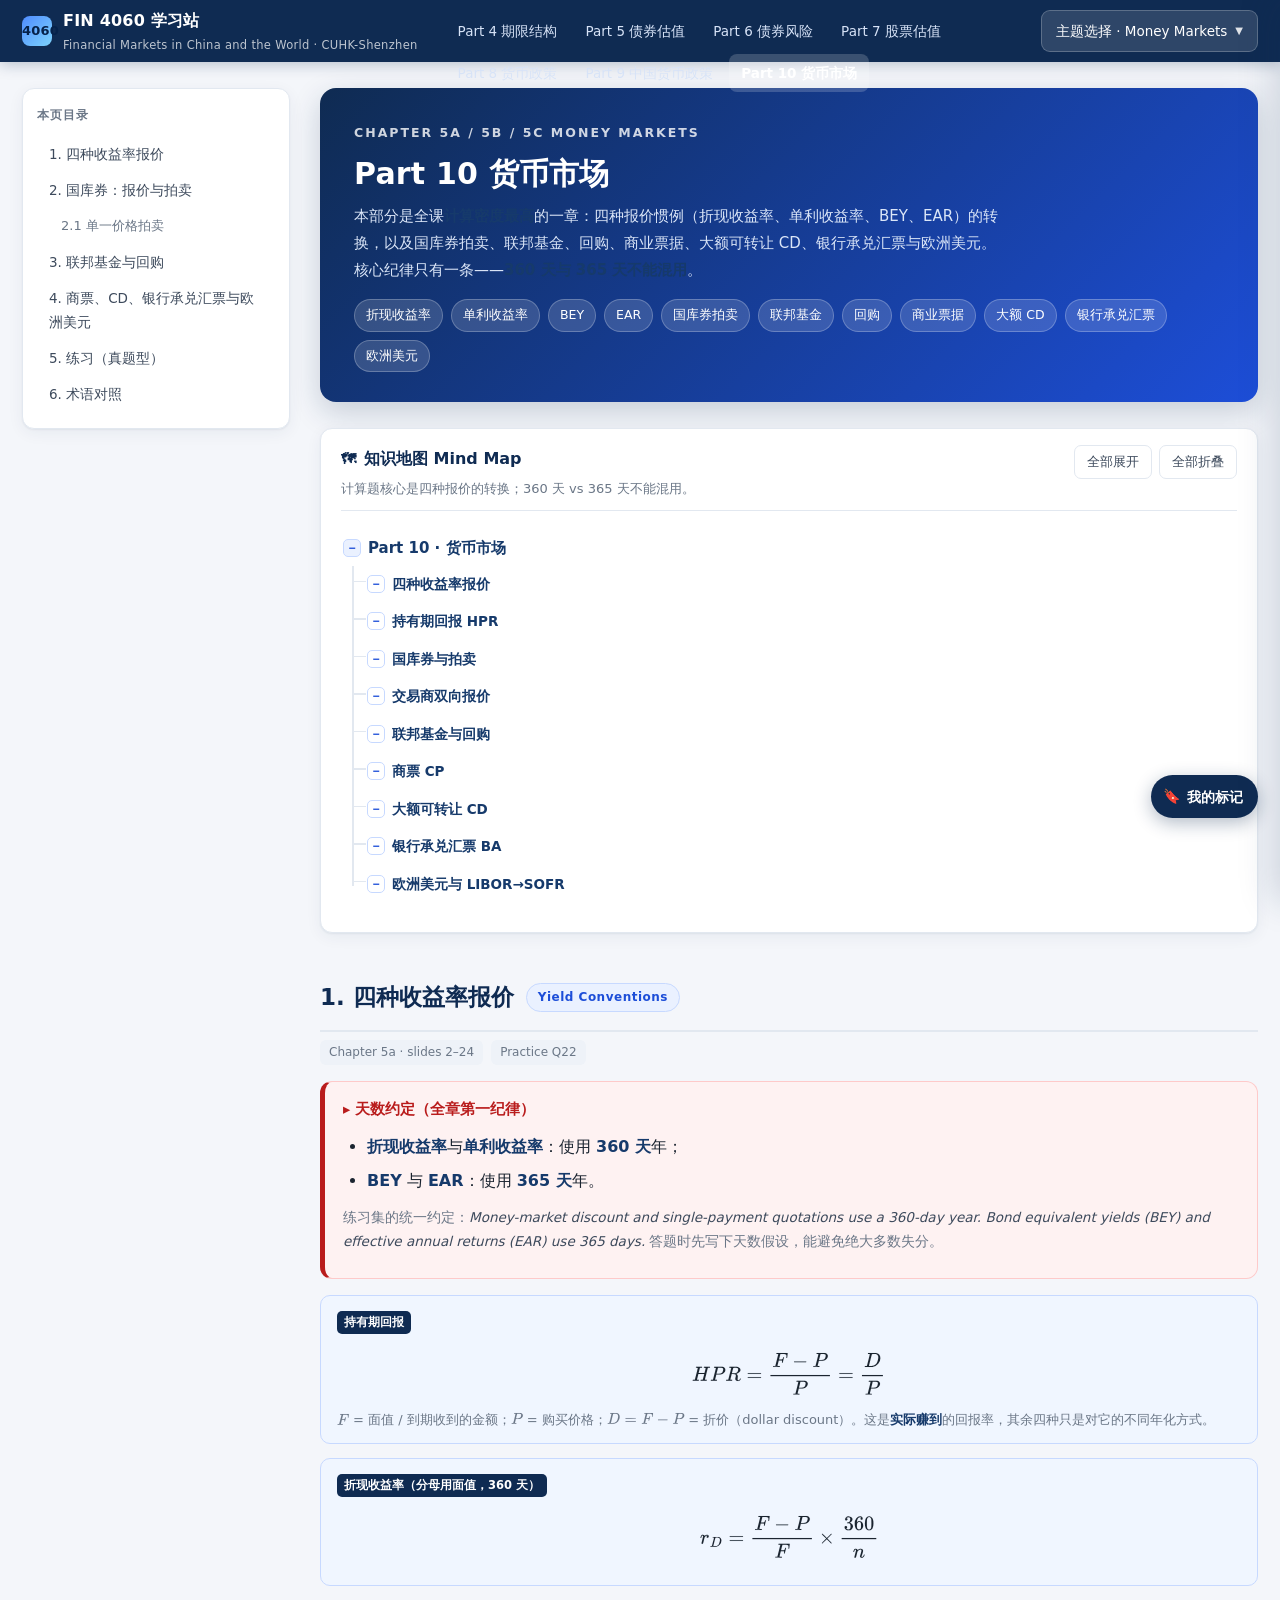
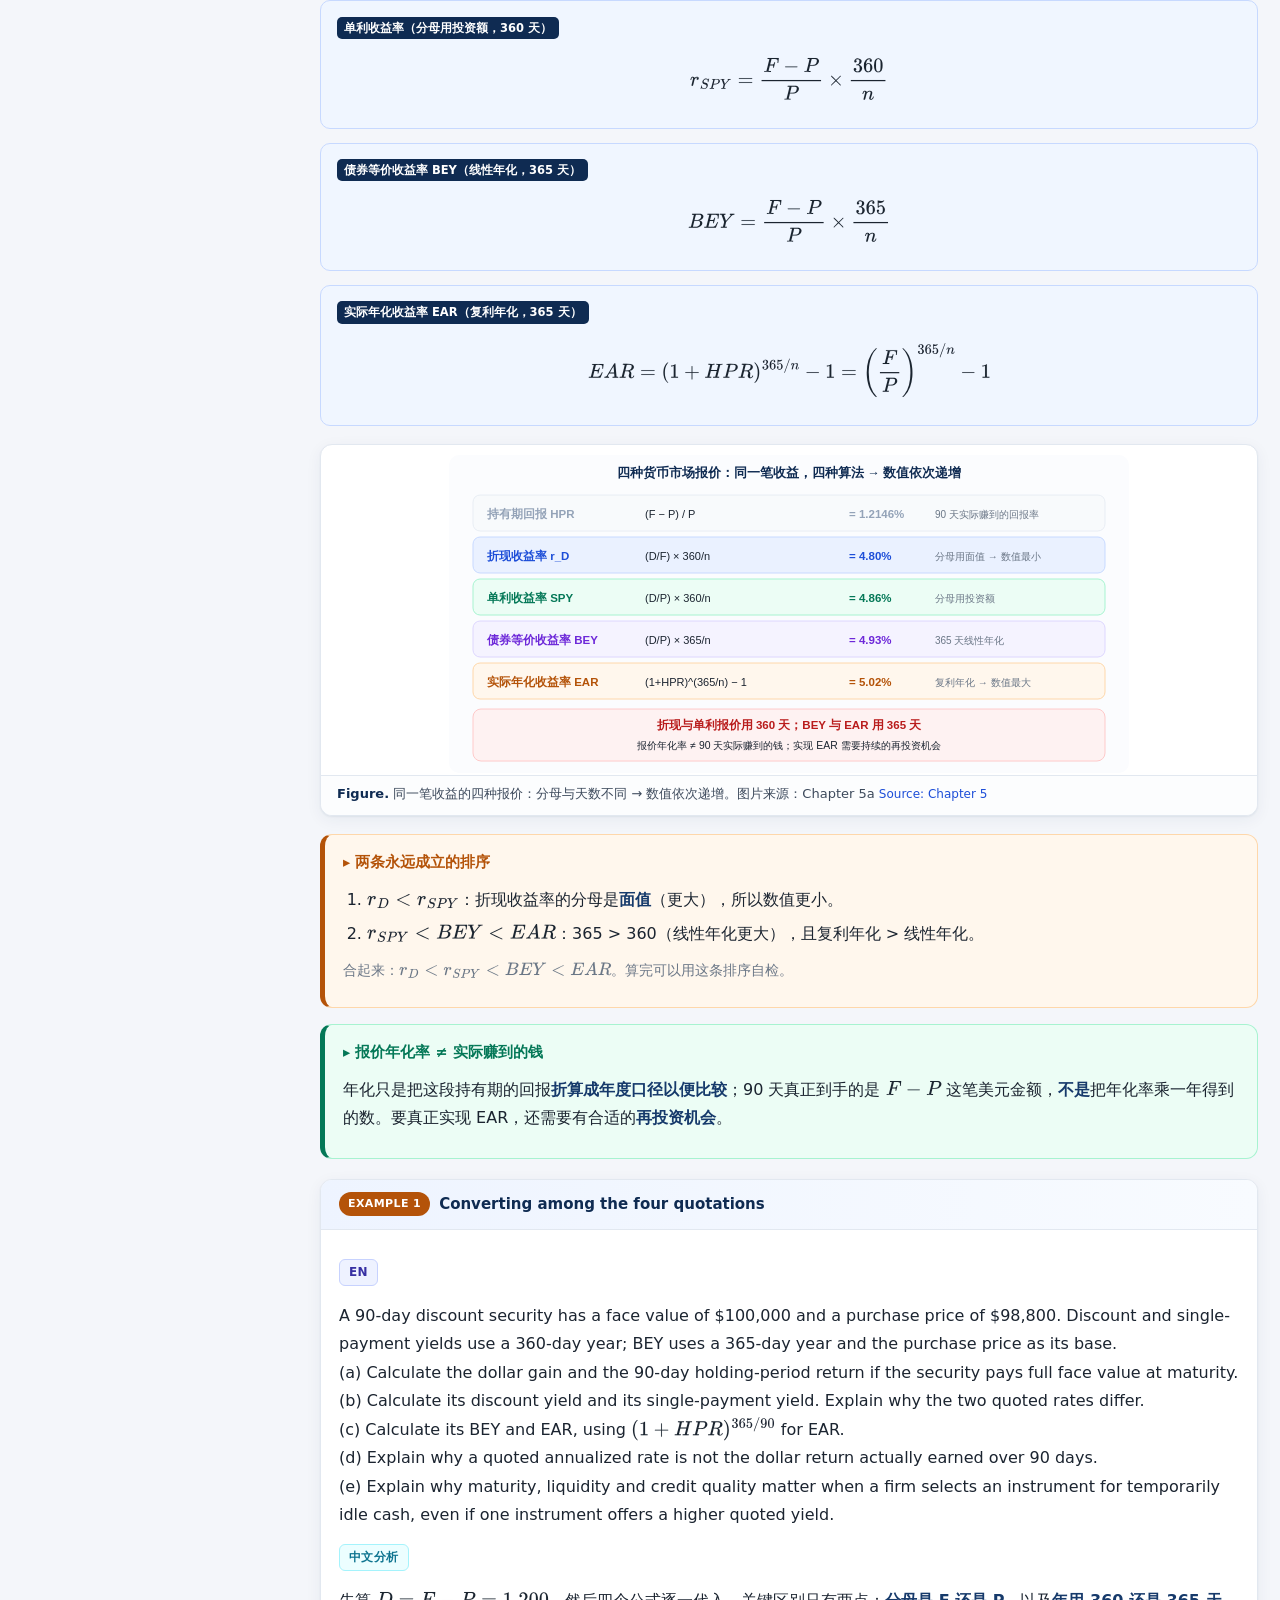
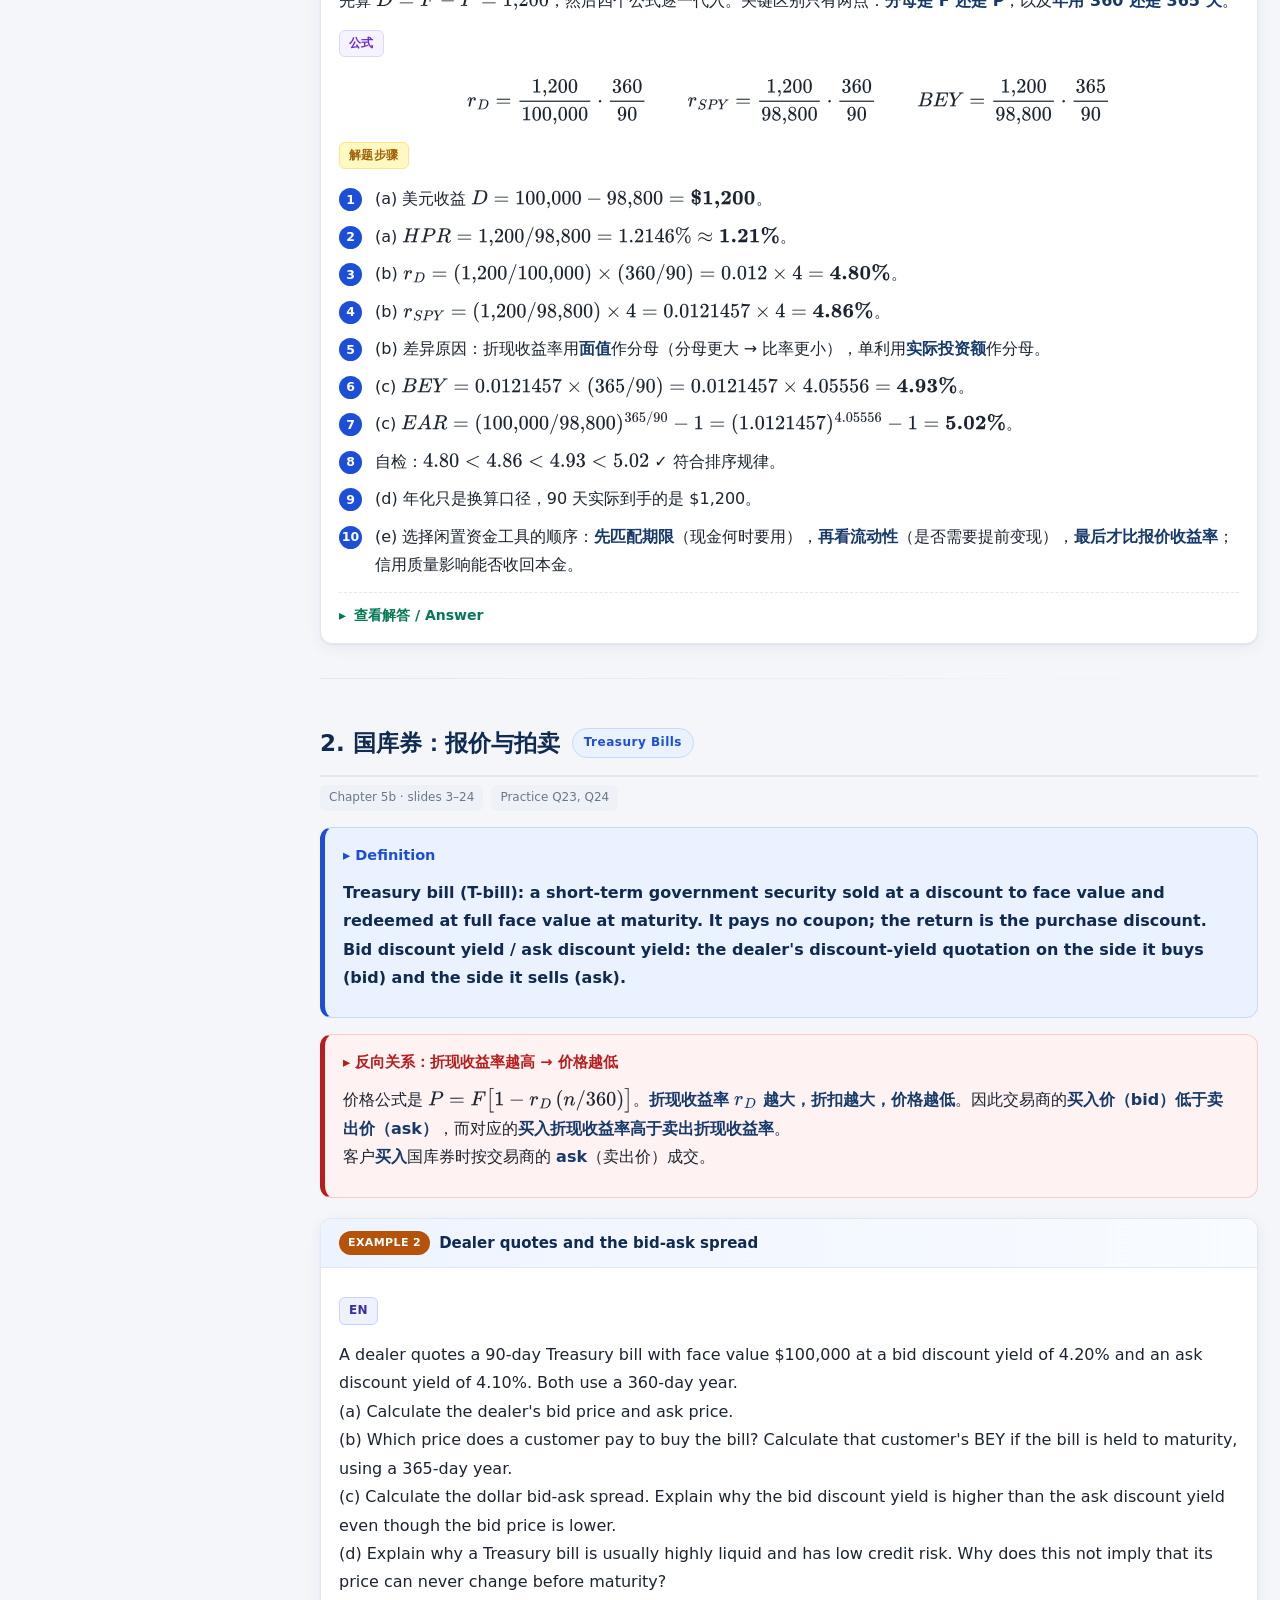
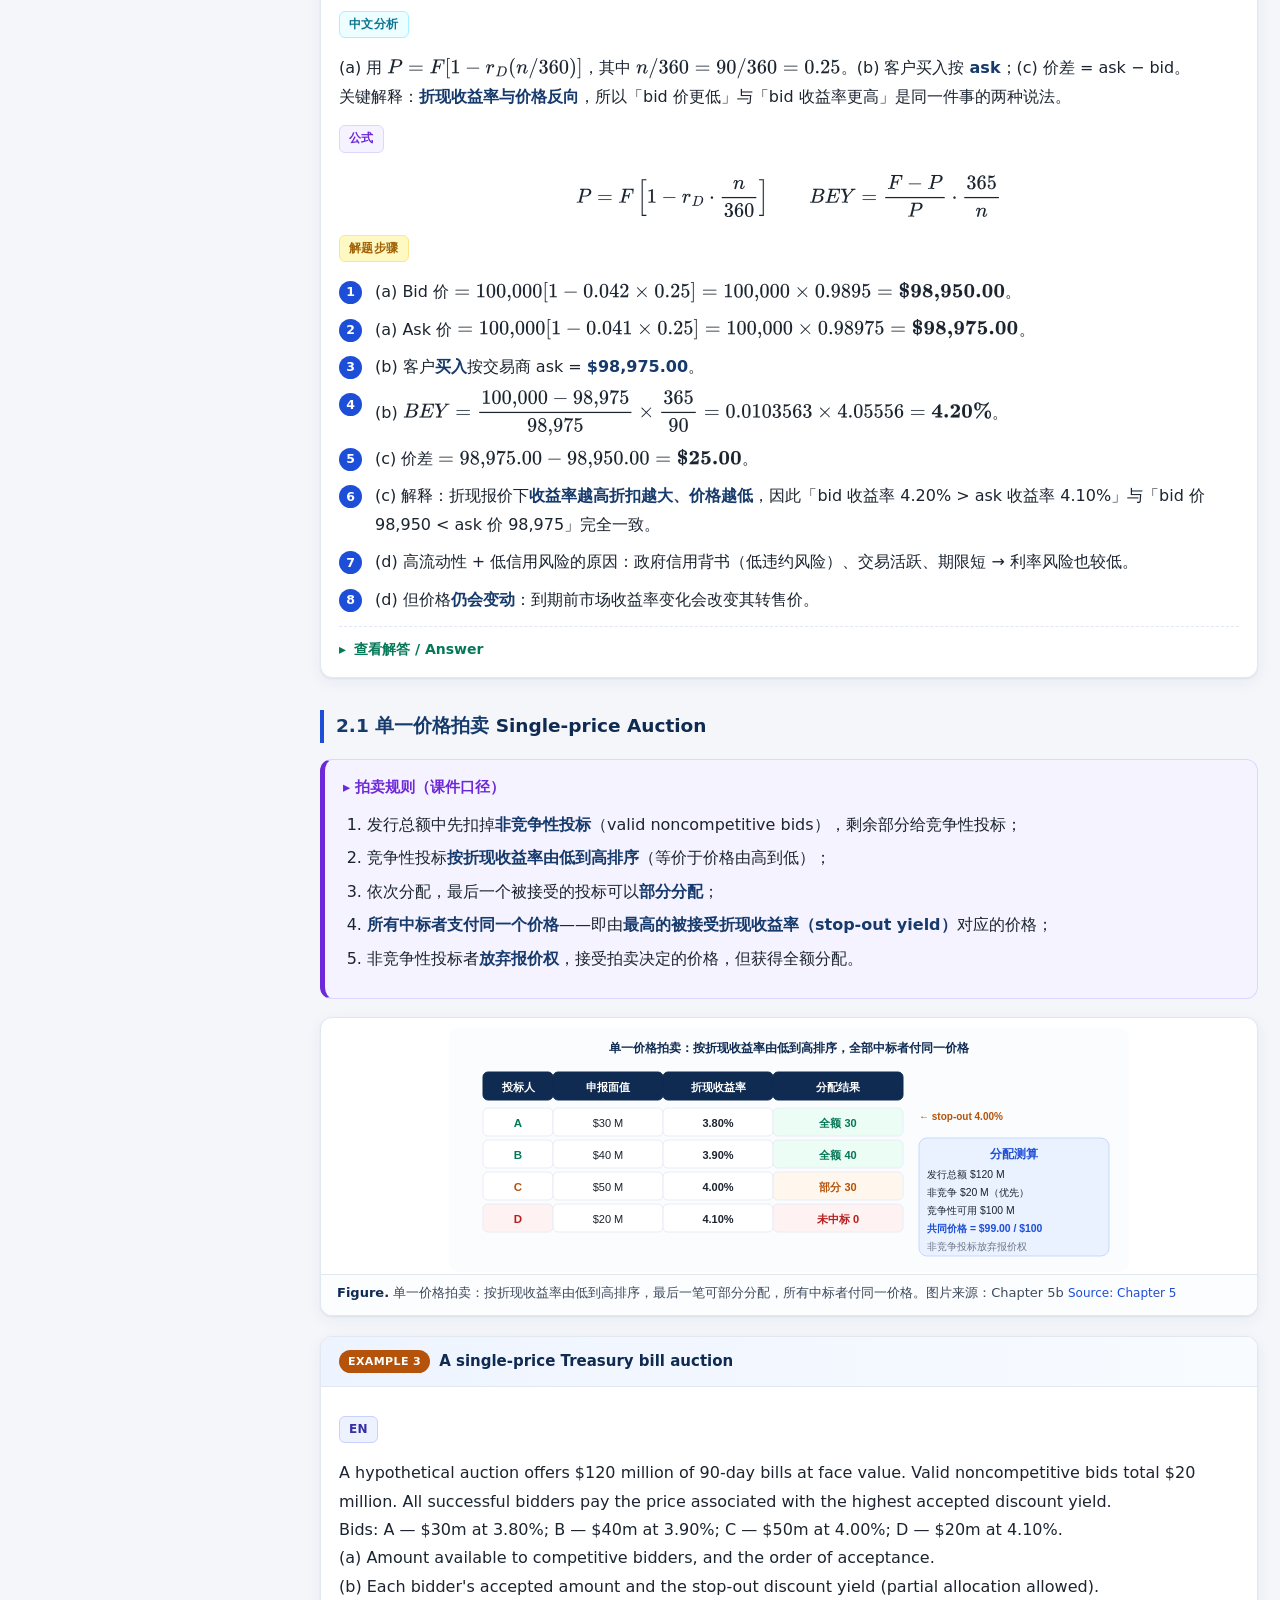
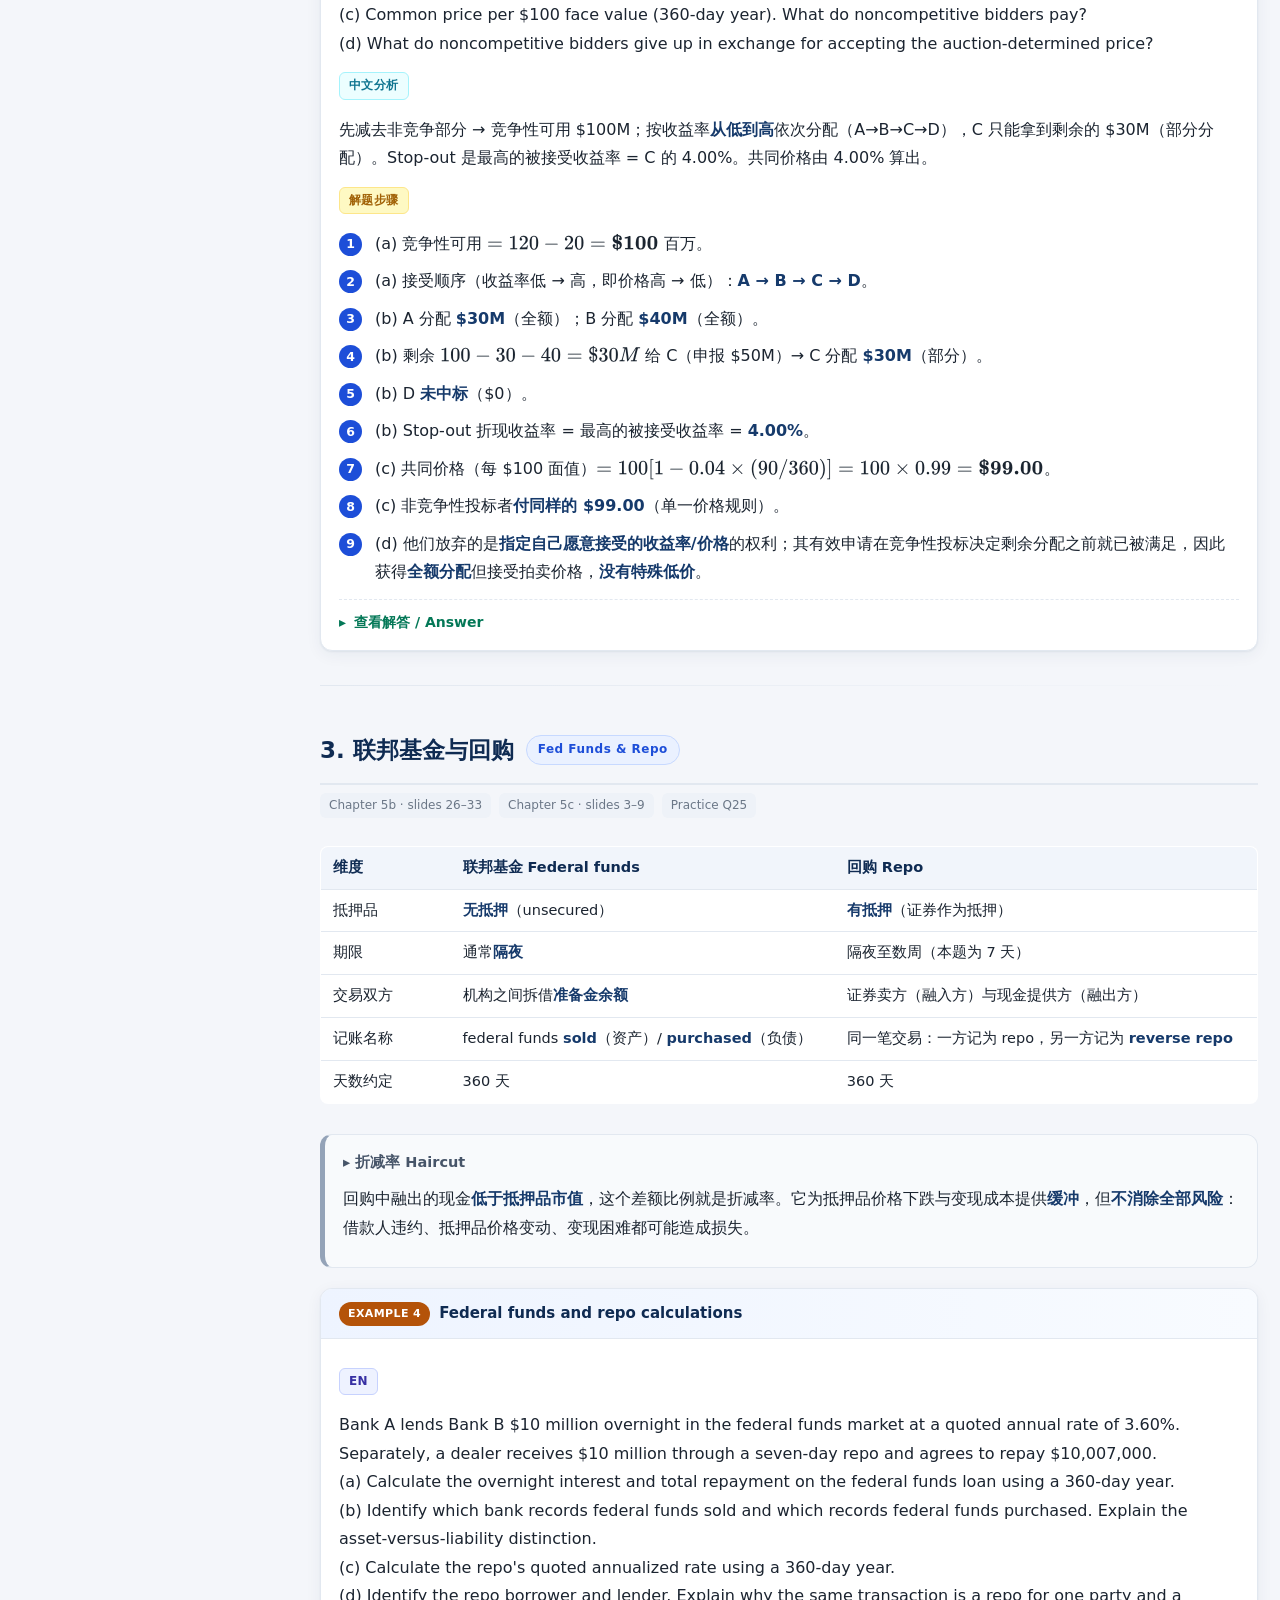
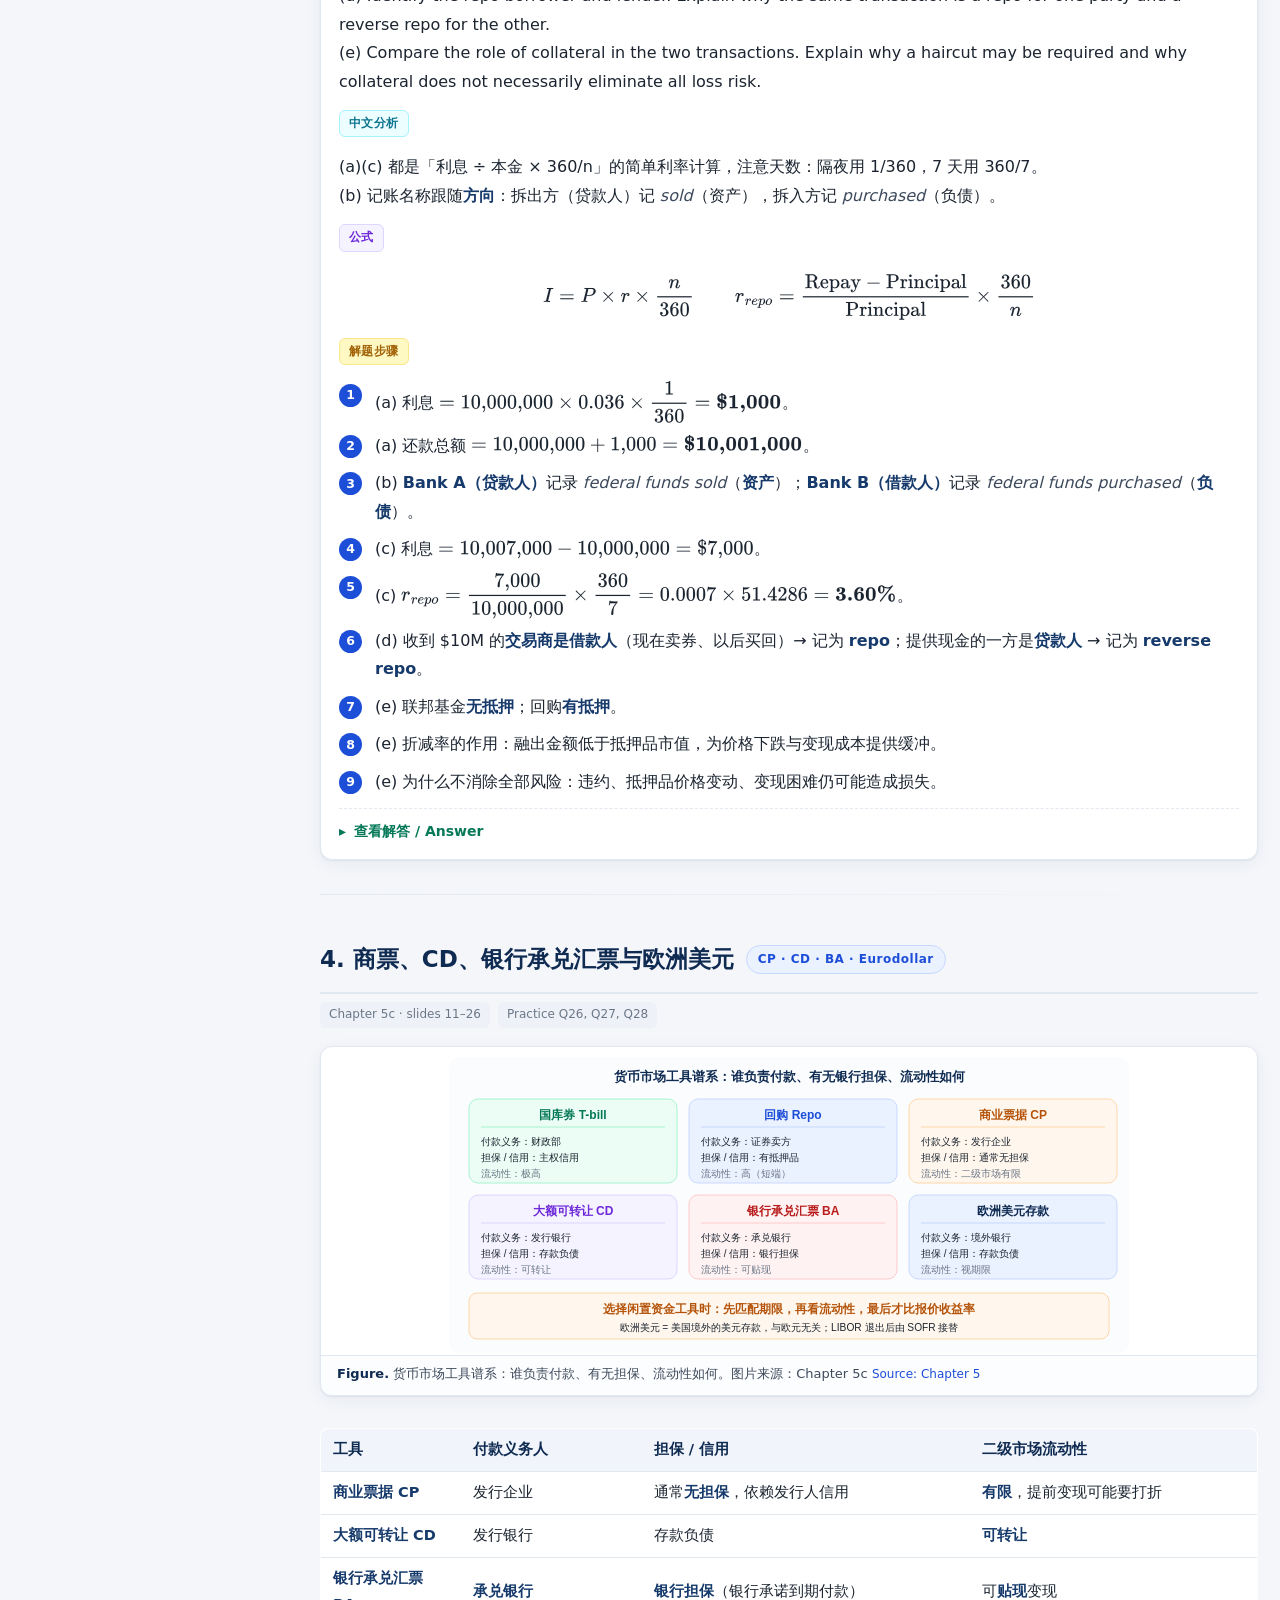
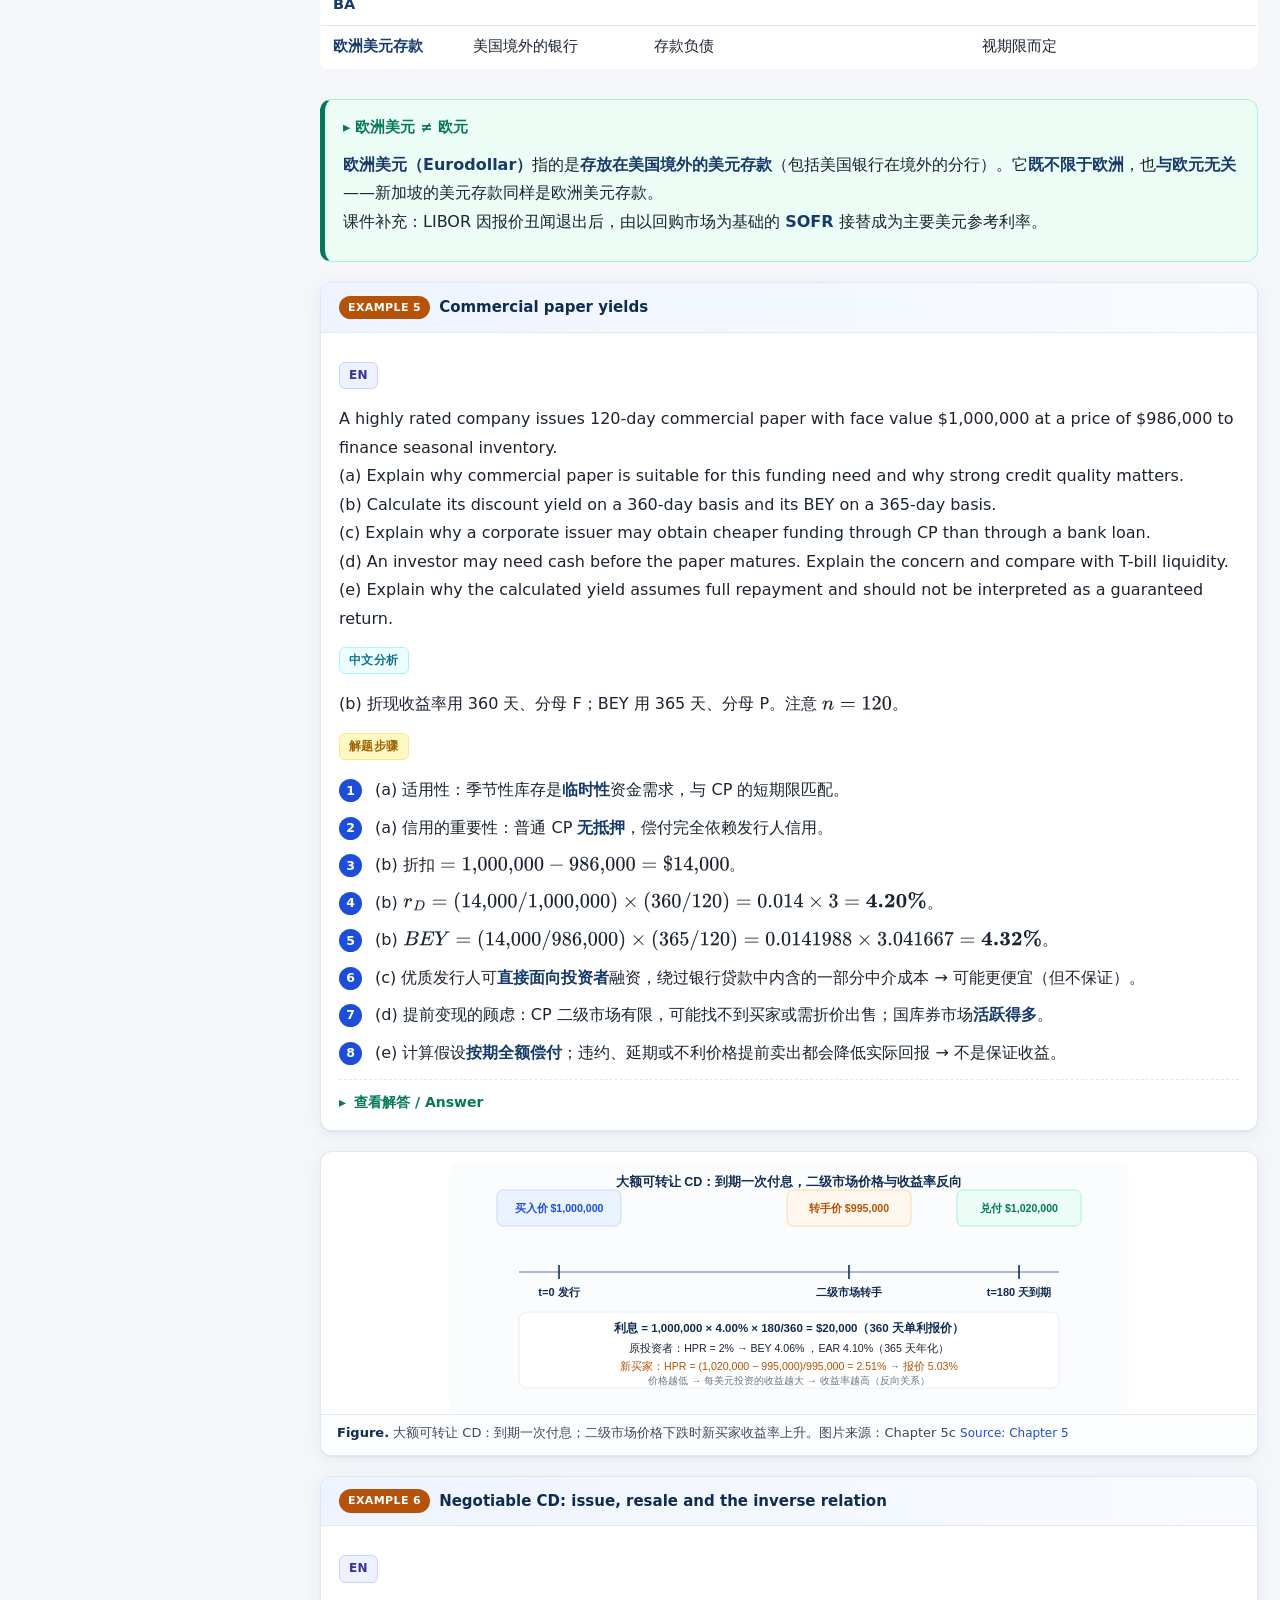
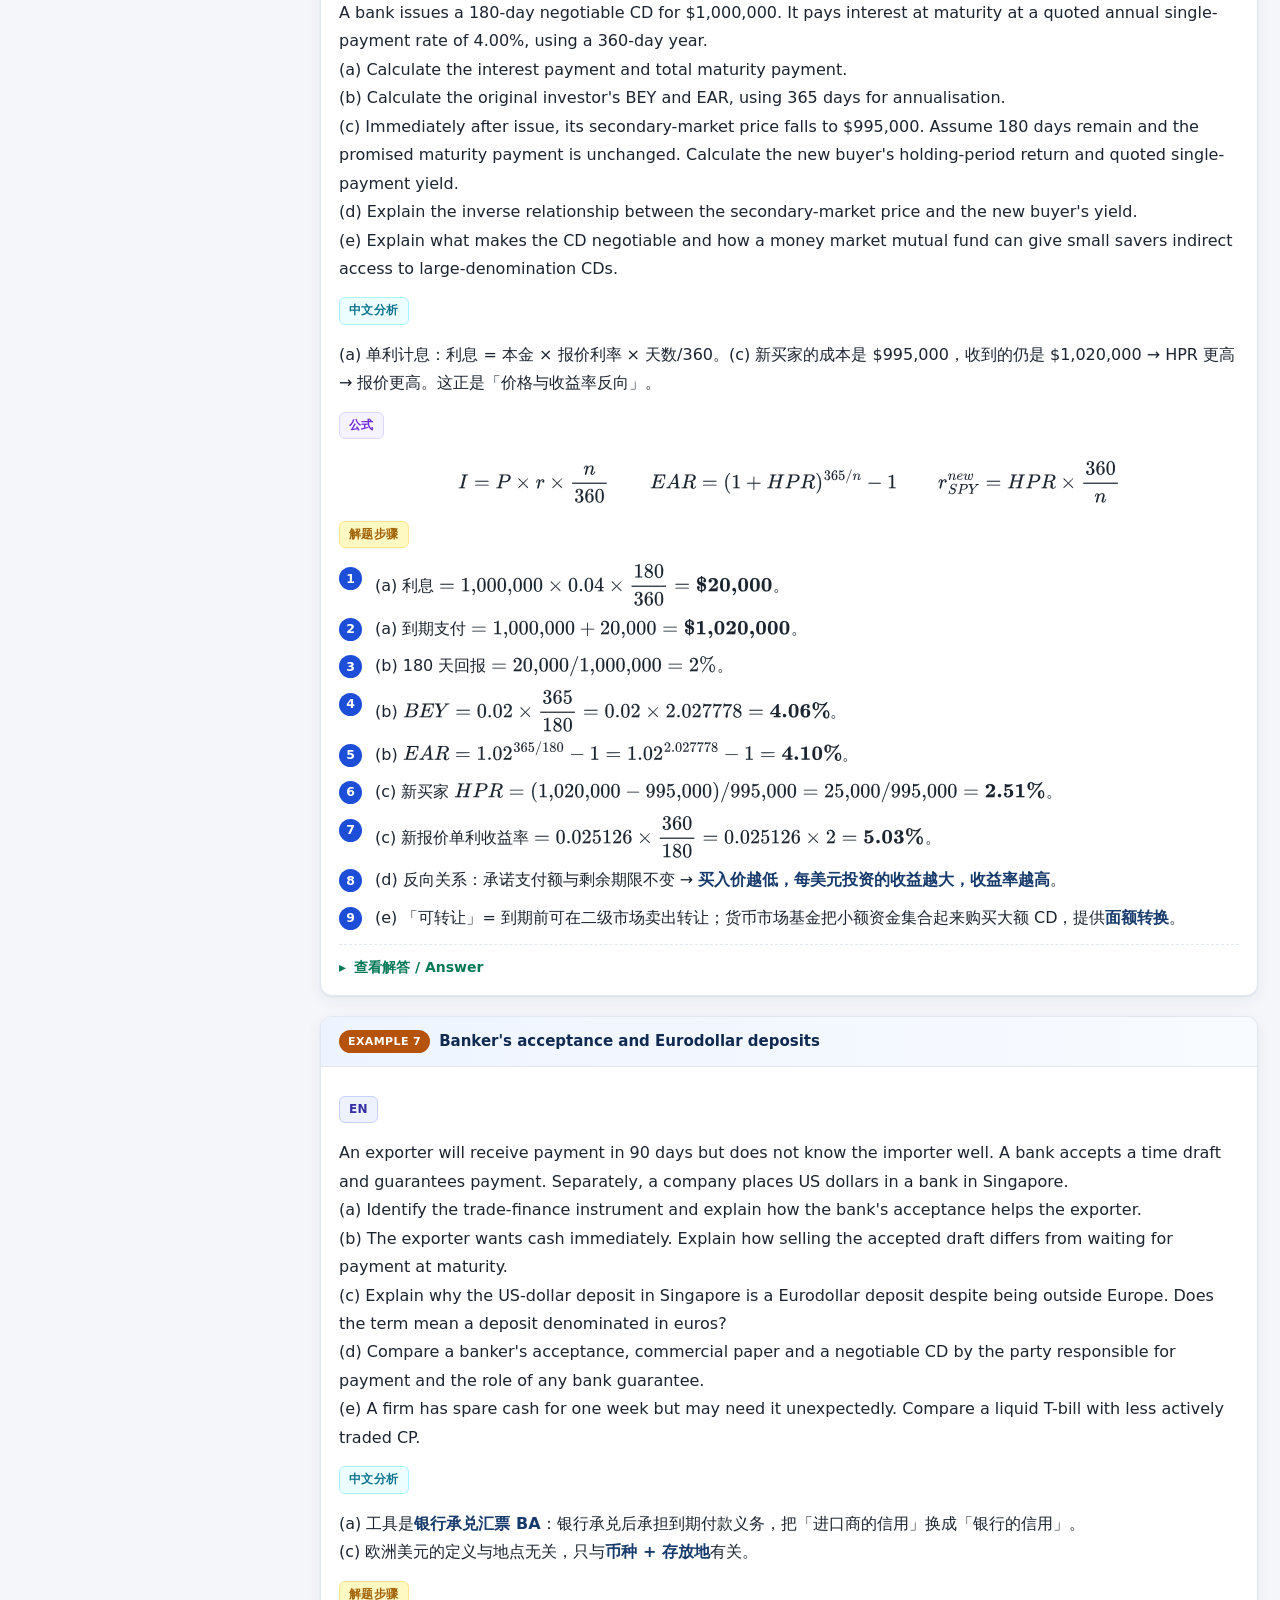
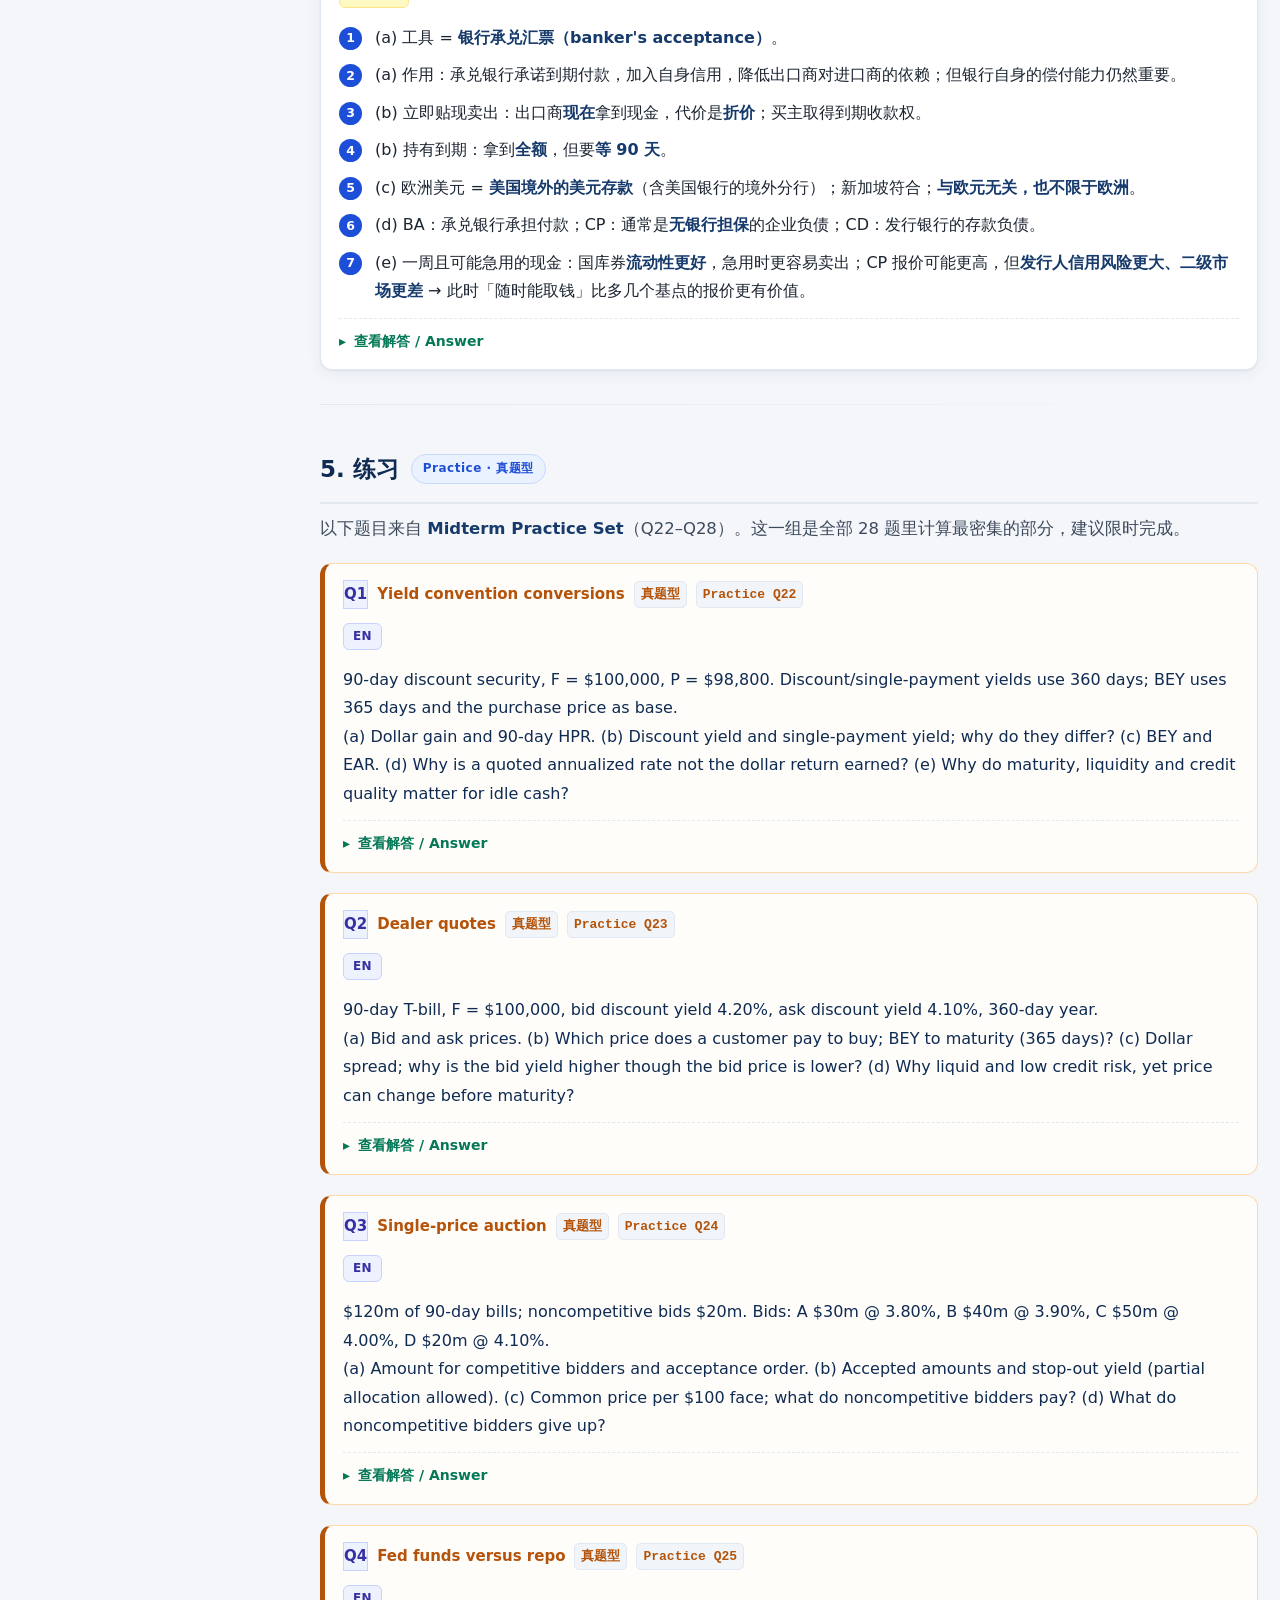
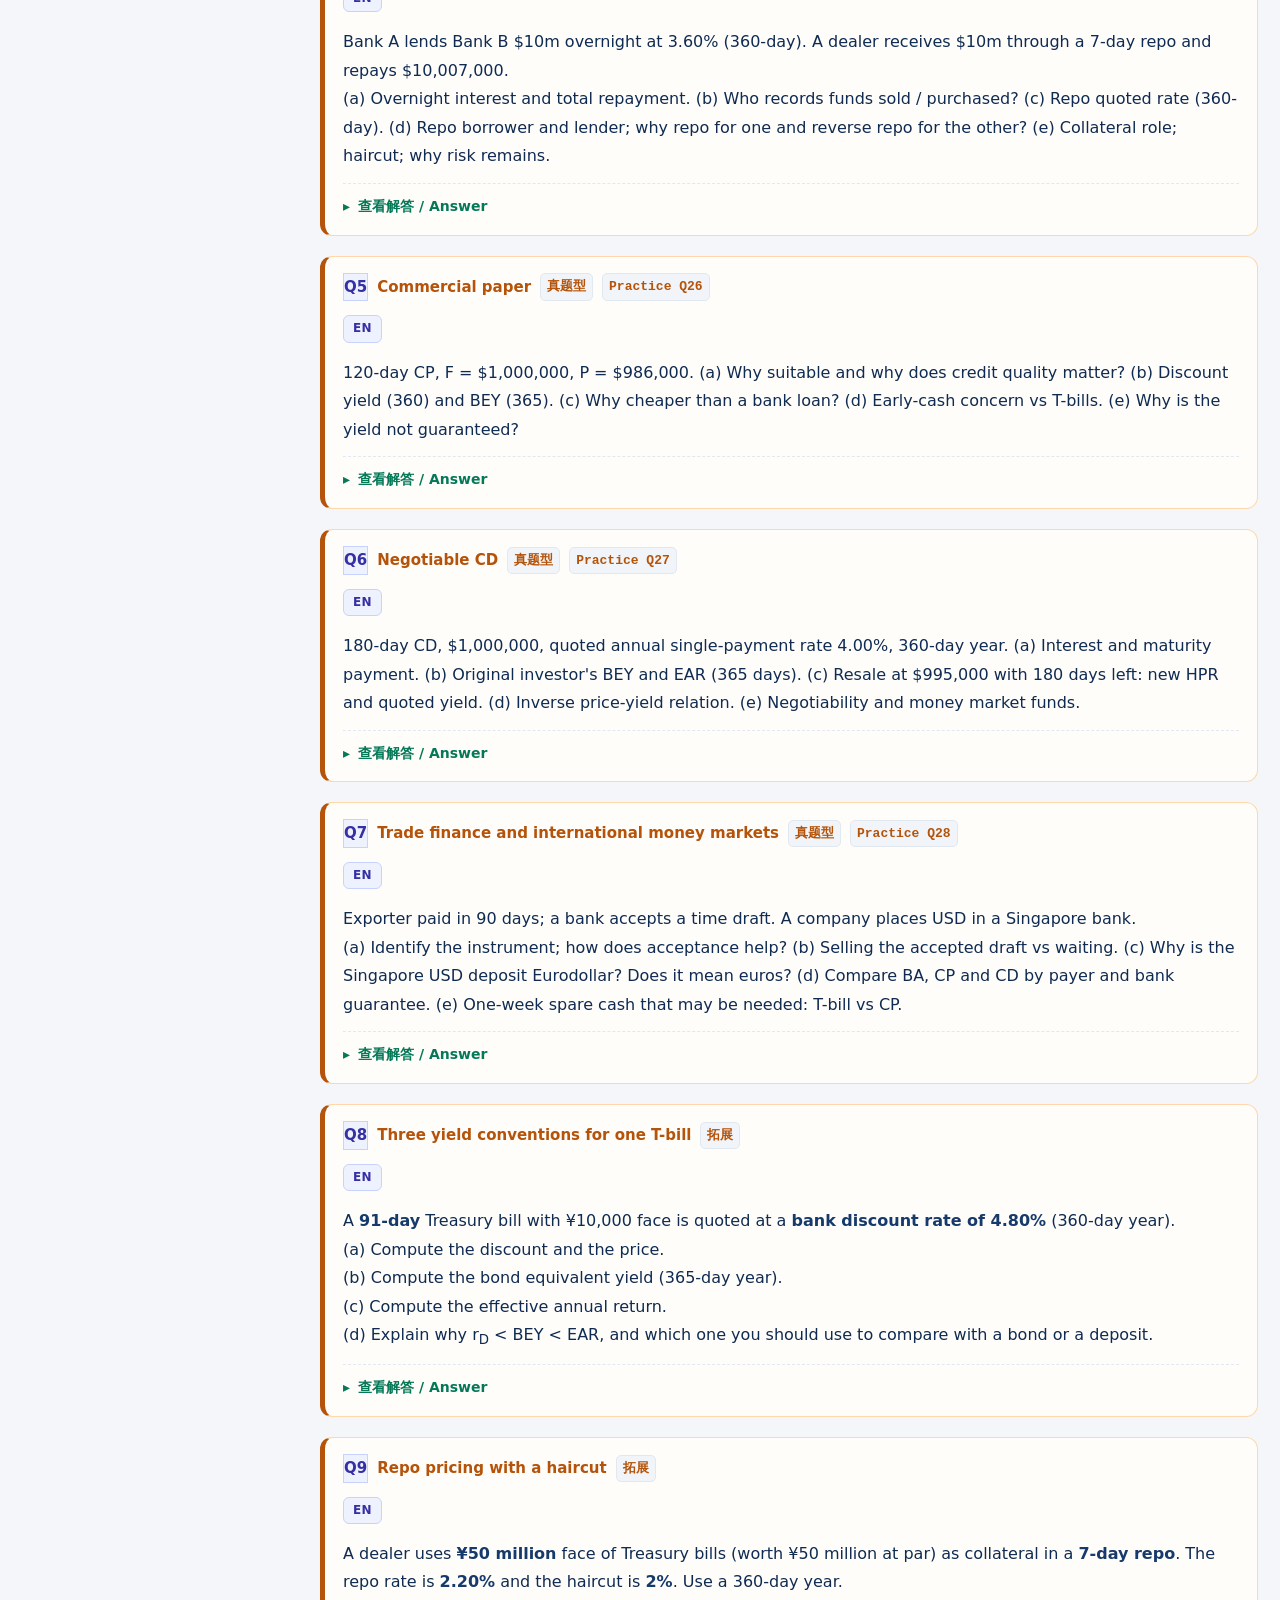
<file: part10-money-markets.html>
<!DOCTYPE html>
<html lang="zh-CN">
<head>
<meta charset="UTF-8">
<meta name="viewport" content="width=device-width, initial-scale=1.0">
<title>Part 10 货币市场 · FIN 4060 学习站</title>
<link rel="stylesheet" href="assets/style.css?v=20261027c">
<script>
window.MathJax = {
  tex: { inlineMath: [['\\(','\\)']], displayMath: [['\\[','\\]']] },
  svg: { fontCache: 'global' },
  options: { skipHtmlTags: ['script','noscript','style','textarea','pre','code'] }
};
</script>
<script src="assets/tex-mml-svg.js" id="MathJax-script" async></script>
<script>
(function () {
  function loadCdn() {
    if (window.MathJax && window.MathJax.startup) return;
    var s = document.createElement('script');
    s.src = 'https://cdn.jsdelivr.net/npm/mathjax@3.2.2/es5/tex-mml-svg.js';
    s.async = true;
    document.head.appendChild(s);
  }
  window.addEventListener('load', function () { setTimeout(loadCdn, 400); });
})();
</script>
    <script src="assets/figures.js?v=20261024b"></script>
    <script src="assets/mindmap.js"></script>
    <script src="assets/marks.js?v=20261027d"></script>
</head>
<body data-page="part10" data-root="">

<header id="site-topbar"></header>

<div class="layout">
  <aside class="toc" id="site-toc"></aside>
  <main>

    <div class="hero">
      <div class="kicker">Chapter 5a / 5b / 5c Money Markets</div>
      <h1>Part 10 货币市场</h1>
      <p>本部分是全课<strong>计算密度最高</strong>的一章：四种报价惯例（折现收益率、单利收益率、BEY、EAR）的转换，以及国库券拍卖、联邦基金、回购、商业票据、大额可转让 CD、银行承兑汇票与欧洲美元。核心纪律只有一条——<strong>360 天与 365 天不能混用</strong>。</p>
      <div class="tags">
        <span>折现收益率</span><span>单利收益率</span><span>BEY</span><span>EAR</span><span>国库券拍卖</span><span>联邦基金</span><span>回购</span><span>商业票据</span><span>大额 CD</span><span>银行承兑汇票</span><span>欧洲美元</span>
      </div>
    </div>

    <div id="mindmap-host"></div>

    <!-- ============ 1. 报价惯例 ============ -->
    <section id="s1">
      <h2 class="sec" data-short="1. 四种收益率报价">1. 四种收益率报价 <span class="badge">Yield Conventions</span></h2>
      <div class="lec-meta"><span>Chapter 5a · slides 2–24</span><span>Practice Q22</span></div>

      <div class="box warn">
        <div class="box-title">▸ 天数约定（全章第一纪律）</div>
        <ul>
          <li><strong>折现收益率</strong>与<strong>单利收益率</strong>：使用 <strong>360 天</strong>年；</li>
          <li><strong>BEY</strong> 与 <strong>EAR</strong>：使用 <strong>365 天</strong>年。</li>
        </ul>
        <p class="muted">练习集的统一约定：<em>Money-market discount and single-payment quotations use a 360-day year. Bond equivalent yields (BEY) and effective annual returns (EAR) use 365 days.</em> 答题时先写下天数假设，能避免绝大多数失分。</p>
      </div>

      <div class="formula hi">
        <span class="tag">持有期回报</span>
        \[ HPR=\frac{F-P}{P}=\frac{D}{P} \]
        <div class="fnote">\(F\) = 面值 / 到期收到的金额；\(P\) = 购买价格；\(D=F-P\) = 折价（dollar discount）。这是<strong>实际赚到</strong>的回报率，其余四种只是对它的不同年化方式。</div>
      </div>

      <div class="formula hi">
        <span class="tag">折现收益率（分母用面值，360 天）</span>
        \[ r_D=\frac{F-P}{F}\times\frac{360}{n} \]
      </div>

      <div class="formula hi">
        <span class="tag">单利收益率（分母用投资额，360 天）</span>
        \[ r_{SPY}=\frac{F-P}{P}\times\frac{360}{n} \]
      </div>

      <div class="formula hi">
        <span class="tag">债券等价收益率 BEY（线性年化，365 天）</span>
        \[ BEY=\frac{F-P}{P}\times\frac{365}{n} \]
      </div>

      <div class="formula hi">
        <span class="tag">实际年化收益率 EAR（复利年化，365 天）</span>
        \[ EAR=(1+HPR)^{365/n}-1=\left(\frac{F}{P}\right)^{365/n}-1 \]
      </div>

      <div data-fig="yieldQuotes" data-cap="同一笔收益的四种报价：分母与天数不同 → 数值依次递增。图片来源：Chapter 5a" data-src="Chapter 5"></div>

      <div class="box key">
        <div class="box-title">▸ 两条永远成立的排序</div>
        <ol>
          <li>\(r_D &lt; r_{SPY}\)：折现收益率的分母是<strong>面值</strong>（更大），所以数值更小。</li>
          <li>\(r_{SPY} &lt; BEY &lt; EAR\)：365 &gt; 360（线性年化更大），且复利年化 &gt; 线性年化。</li>
        </ol>
        <p class="muted">合起来：\(r_D &lt; r_{SPY} &lt; BEY &lt; EAR\)。算完可以用这条排序自检。</p>
      </div>

      <div class="box tip">
        <div class="box-title">▸ 报价年化率 ≠ 实际赚到的钱</div>
        <p>年化只是把这段持有期的回报<strong>折算成年度口径以便比较</strong>；90 天真正到手的是 \(F-P\) 这笔美元金额，<strong>不是</strong>把年化率乘一年得到的数。要真正实现 EAR，还需要有合适的<strong>再投资机会</strong>。</p>
      </div>

      <div class="example">
        <div class="ex-head"><span class="pill q">EXAMPLE 1</span> Converting among the four quotations</div>
        <div class="ex-body">
          <div class="q-block">
            <span class="lbl lbl-en">EN</span>
            <p class="en-q">A 90-day discount security has a face value of $100,000 and a purchase price of $98,800. Discount and single-payment yields use a 360-day year; BEY uses a 365-day year and the purchase price as its base.
            <br>(a) Calculate the dollar gain and the 90-day holding-period return if the security pays full face value at maturity.
            <br>(b) Calculate its discount yield and its single-payment yield. Explain why the two quoted rates differ.
            <br>(c) Calculate its BEY and EAR, using \((1+HPR)^{365/90}\) for EAR.
            <br>(d) Explain why a quoted annualized rate is not the dollar return actually earned over 90 days.
            <br>(e) Explain why maturity, liquidity and credit quality matter when a firm selects an instrument for temporarily idle cash, even if one instrument offers a higher quoted yield.</p>
          </div>

          <div class="q-block">
            <span class="lbl lbl-cn">中文分析</span>
            <p>先算 \(D=F-P=1{,}200\)，然后四个公式逐一代入。关键区别只有两点：<strong>分母是 F 还是 P</strong>，以及<strong>年用 360 还是 365 天</strong>。</p>
          </div>

          <div class="q-block">
            <span class="lbl lbl-fml">公式</span>
            \[ r_D=\frac{1{,}200}{100{,}000}\cdot\frac{360}{90} \qquad r_{SPY}=\frac{1{,}200}{98{,}800}\cdot\frac{360}{90} \qquad BEY=\frac{1{,}200}{98{,}800}\cdot\frac{365}{90} \]
          </div>

          <div class="q-block">
            <span class="lbl lbl-step">解题步骤</span>
            <ol class="steps">
              <li>(a) 美元收益 \(D=100{,}000-98{,}800=\mathbf{\$1{,}200}\)。</li>
              <li>(a) \(HPR=1{,}200/98{,}800=1.2146\%\approx\mathbf{1.21\%}\)。</li>
              <li>(b) \(r_D=(1{,}200/100{,}000)\times(360/90)=0.012\times4=\mathbf{4.80\%}\)。</li>
              <li>(b) \(r_{SPY}=(1{,}200/98{,}800)\times4=0.0121457\times4=\mathbf{4.86\%}\)。</li>
              <li>(b) 差异原因：折现收益率用<strong>面值</strong>作分母（分母更大 → 比率更小），单利用<strong>实际投资额</strong>作分母。</li>
              <li>(c) \(BEY=0.0121457\times(365/90)=0.0121457\times4.05556=\mathbf{4.93\%}\)。</li>
              <li>(c) \(EAR=(100{,}000/98{,}800)^{365/90}-1=(1.0121457)^{4.05556}-1=\mathbf{5.02\%}\)。</li>
              <li>自检：\(4.80&lt;4.86&lt;4.93&lt;5.02\) ✓ 符合排序规律。</li>
              <li>(d) 年化只是换算口径，90 天实际到手的是 \$1,200。</li>
              <li>(e) 选择闲置资金工具的顺序：<strong>先匹配期限</strong>（现金何时要用），<strong>再看流动性</strong>（是否需要提前变现），<strong>最后才比报价收益率</strong>；信用质量影响能否收回本金。</li>
            </ol>
          </div>

          <details class="answer">
            <summary>查看解答 / Answer</summary>
            <div class="ans-body">
              <div class="q-block">
                <span class="lbl lbl-ans">EN Answer</span>
                <p>(a) Dollar gain = \$1,200; \(HPR=1{,}200/98{,}800=\mathbf{1.21\%}\).
                <br>(b) \(r_D=(1{,}200/100{,}000)(360/90)=\mathbf{4.80\%}\); \(r_{SPY}=(1{,}200/98{,}800)(360/90)=\mathbf{4.86\%}\). The discount yield uses <b>face value</b> rather than invested funds as its denominator.
                <br>(c) \(BEY=(1{,}200/98{,}800)(365/90)=\mathbf{4.93\%}\); \(EAR=(100{,}000/98{,}800)^{365/90}-1=\mathbf{5.02\%}\). EAR compounds the holding-period return; BEY annualises it linearly.
                <br>(d) Annualisation rescales the 90-day return; the holding period actually produces \$1,200. Realising the EAR requires suitable reinvestment opportunities.
                <br>(e) Maturity should match the cash-use horizon; liquidity matters if early sale is needed; credit quality affects repayment. A higher quoted rate may compensate for risk or use a different convention, so rates must be made comparable.</p>
              </div>
              <div class="q-block">
                <span class="lbl lbl-ans">中文答案</span>
                <p>(a) <strong>\$1,200 / 1.21%</strong>；(b) <strong>4.80% / 4.86%</strong>（分母不同）；(c) <strong>4.93% / 5.02%</strong>；
                <br>(d) 年化率 ≠ 90 天实际赚到的钱；(e) 期限 → 流动性 → 收益率，顺序不能颠倒。
                <br>自检排序：4.80 &lt; 4.86 &lt; 4.93 &lt; 5.02 ✓</p>
              </div>
            </div>
          </details>
        </div>
      </div>
    </section>

    <hr class="divider">

    <!-- ============ 2. 国库券与拍卖 ============ -->
    <section id="s2">
      <h2 class="sec" data-short="2. 国库券：报价与拍卖">2. 国库券：报价与拍卖 <span class="badge">Treasury Bills</span></h2>
      <div class="lec-meta"><span>Chapter 5b · slides 3–24</span><span>Practice Q23, Q24</span></div>

      <div class="box def">
        <div class="box-title">▸ Definition</div>
        <p><span class="en"><b>Treasury bill (T-bill)</b>: a short-term government security sold at a <b>discount</b> to face value and redeemed at <b>full face value</b> at maturity. It pays no coupon; the return is the purchase discount.</span><br>
        <span class="en"><b>Bid discount yield / ask discount yield</b>: the dealer's discount-yield quotation on the side it <b>buys</b> (bid) and the side it <b>sells</b> (ask).</span></p>
      </div>

      <div class="box warn">
        <div class="box-title">▸ 反向关系：折现收益率越高 → 价格越低</div>
        <p>价格公式是 \(P=F\big[1-r_D\,(n/360)\big]\)。<strong>折现收益率 \(r_D\) 越大，折扣越大，价格越低</strong>。因此交易商的<strong>买入价（bid）低于卖出价（ask）</strong>，而对应的<strong>买入折现收益率高于卖出折现收益率</strong>。
        <br>客户<strong>买入</strong>国库券时按交易商的 <strong>ask</strong>（卖出价）成交。</p>
      </div>

      <div class="example">
        <div class="ex-head"><span class="pill q">EXAMPLE 2</span> Dealer quotes and the bid-ask spread</div>
        <div class="ex-body">
          <div class="q-block">
            <span class="lbl lbl-en">EN</span>
            <p class="en-q">A dealer quotes a 90-day Treasury bill with face value $100,000 at a bid discount yield of 4.20% and an ask discount yield of 4.10%. Both use a 360-day year.
            <br>(a) Calculate the dealer's bid price and ask price.
            <br>(b) Which price does a customer pay to buy the bill? Calculate that customer's BEY if the bill is held to maturity, using a 365-day year.
            <br>(c) Calculate the dollar bid-ask spread. Explain why the bid discount yield is higher than the ask discount yield even though the bid price is lower.
            <br>(d) Explain why a Treasury bill is usually highly liquid and has low credit risk. Why does this not imply that its price can never change before maturity?</p>
          </div>

          <div class="q-block">
            <span class="lbl lbl-cn">中文分析</span>
            <p>(a) 用 \(P=F[1-r_D(n/360)]\)，其中 \(n/360=90/360=0.25\)。(b) 客户买入按 <strong>ask</strong>；(c) 价差 = ask − bid。
            <br>关键解释：<strong>折现收益率与价格反向</strong>，所以「bid 价更低」与「bid 收益率更高」是同一件事的两种说法。</p>
          </div>

          <div class="q-block">
            <span class="lbl lbl-fml">公式</span>
            \[ P=F\left[1-r_D\cdot\frac{n}{360}\right] \qquad BEY=\frac{F-P}{P}\cdot\frac{365}{n} \]
          </div>

          <div class="q-block">
            <span class="lbl lbl-step">解题步骤</span>
            <ol class="steps">
              <li>(a) Bid 价 \(=100{,}000[1-0.042\times0.25]=100{,}000\times0.9895=\mathbf{\$98{,}950.00}\)。</li>
              <li>(a) Ask 价 \(=100{,}000[1-0.041\times0.25]=100{,}000\times0.98975=\mathbf{\$98{,}975.00}\)。</li>
              <li>(b) 客户<strong>买入</strong>按交易商 ask = <strong>\$98,975.00</strong>。</li>
              <li>(b) \(BEY=\dfrac{100{,}000-98{,}975}{98{,}975}\times\dfrac{365}{90}=0.0103563\times4.05556=\mathbf{4.20\%}\)。</li>
              <li>(c) 价差 \(=98{,}975.00-98{,}950.00=\mathbf{\$25.00}\)。</li>
              <li>(c) 解释：折现报价下<strong>收益率越高折扣越大、价格越低</strong>，因此「bid 收益率 4.20% &gt; ask 收益率 4.10%」与「bid 价 98,950 &lt; ask 价 98,975」完全一致。</li>
              <li>(d) 高流动性 + 低信用风险的原因：政府信用背书（低违约风险）、交易活跃、期限短 → 利率风险也较低。</li>
              <li>(d) 但价格<strong>仍会变动</strong>：到期前市场收益率变化会改变其转售价。</li>
            </ol>
          </div>

          <details class="answer">
            <summary>查看解答 / Answer</summary>
            <div class="ans-body">
              <div class="q-block">
                <span class="lbl lbl-ans">EN Answer</span>
                <p>(a) Bid \(=100{,}000[1-0.042(90/360)]=\mathbf{\$98{,}950.00}\); ask \(=100{,}000[1-0.041(90/360)]=\mathbf{\$98{,}975.00}\).
                <br>(b) The customer buys at the dealer's <b>ask</b> price of \$98,975; \(BEY=[(100{,}000-98{,}975)/98{,}975](365/90)=\mathbf{4.20\%}\).
                <br>(c) Spread \(=98{,}975-98{,}950=\mathbf{\$25.00}\). Under a discount quote a larger discount yield means a lower cash price, so the higher bid yield corresponds to the lower bid price.
                <br>(d) Treasury backing supports low credit risk; extensive trading and short maturity support liquidity and relatively low interest-rate risk. Before maturity, changes in market yields can still change the sale price.</p>
              </div>
              <div class="q-block">
                <span class="lbl lbl-ans">中文答案</span>
                <p>(a) bid <strong>\$98,950.00</strong>、ask <strong>\$98,975.00</strong>；(b) 按 <strong>ask</strong> 成交，BEY <strong>4.20%</strong>；(c) 价差 <strong>\$25.00</strong>，折现报价下收益率与价格反向；
                <br>(d) 国债背书 + 交易活跃 + 期限短 → 低风险高流动性，但<strong>到期前价格仍会随市场收益率变化</strong>。</p>
              </div>
            </div>
          </details>
        </div>
      </div>

      <h3 class="sub" data-short="2.1 单一价格拍卖">2.1 单一价格拍卖 <span class="eninline">Single-price Auction</span></h3>

      <div class="box theory">
        <div class="box-title">▸ 拍卖规则（课件口径）</div>
        <ol>
          <li>发行总额中先扣掉<strong>非竞争性投标</strong>（valid noncompetitive bids），剩余部分给竞争性投标；</li>
          <li>竞争性投标<strong>按折现收益率由低到高排序</strong>（等价于价格由高到低）；</li>
          <li>依次分配，最后一个被接受的投标可以<strong>部分分配</strong>；</li>
          <li><strong>所有中标者支付同一个价格</strong>——即由<strong>最高的被接受折现收益率（stop-out yield）</strong>对应的价格；</li>
          <li>非竞争性投标者<strong>放弃报价权</strong>，接受拍卖决定的价格，但获得全额分配。</li>
        </ol>
      </div>

      <div data-fig="billAuction" data-cap="单一价格拍卖：按折现收益率由低到高排序，最后一笔可部分分配，所有中标者付同一价格。图片来源：Chapter 5b" data-src="Chapter 5"></div>

      <div class="example">
        <div class="ex-head"><span class="pill q">EXAMPLE 3</span> A single-price Treasury bill auction</div>
        <div class="ex-body">
          <div class="q-block">
            <span class="lbl lbl-en">EN</span>
            <p class="en-q">A hypothetical auction offers $120 million of 90-day bills at face value. Valid noncompetitive bids total $20 million. All successful bidders pay the price associated with the highest accepted discount yield.
            <br>Bids: A — $30m at 3.80%; B — $40m at 3.90%; C — $50m at 4.00%; D — $20m at 4.10%.
            <br>(a) Amount available to competitive bidders, and the order of acceptance.
            <br>(b) Each bidder's accepted amount and the stop-out discount yield (partial allocation allowed).
            <br>(c) Common price per $100 face value (360-day year). What do noncompetitive bidders pay?
            <br>(d) What do noncompetitive bidders give up in exchange for accepting the auction-determined price?</p>
          </div>

          <div class="q-block">
            <span class="lbl lbl-cn">中文分析</span>
            <p>先减去非竞争部分 → 竞争性可用 \$100M；按收益率<strong>从低到高</strong>依次分配（A→B→C→D），C 只能拿到剩余的 \$30M（部分分配）。Stop-out 是最高的被接受收益率 = C 的 4.00%。共同价格由 4.00% 算出。</p>
          </div>

          <div class="q-block">
            <span class="lbl lbl-step">解题步骤</span>
            <ol class="steps">
              <li>(a) 竞争性可用 \(=120-20=\mathbf{\$100}\) 百万。</li>
              <li>(a) 接受顺序（收益率低 → 高，即价格高 → 低）：<strong>A → B → C → D</strong>。</li>
              <li>(b) A 分配 <strong>\$30M</strong>（全额）；B 分配 <strong>\$40M</strong>（全额）。</li>
              <li>(b) 剩余 \(100-30-40=\$30M\) 给 C（申报 \$50M）→ C 分配 <strong>\$30M</strong>（部分）。</li>
              <li>(b) D <strong>未中标</strong>（\$0）。</li>
              <li>(b) Stop-out 折现收益率 = 最高的被接受收益率 = <strong>4.00%</strong>。</li>
              <li>(c) 共同价格（每 \$100 面值）\(=100[1-0.04\times(90/360)]=100\times0.99=\mathbf{\$99.00}\)。</li>
              <li>(c) 非竞争性投标者<strong>付同样的 \$99.00</strong>（单一价格规则）。</li>
              <li>(d) 他们放弃的是<strong>指定自己愿意接受的收益率/价格</strong>的权利；其有效申请在竞争性投标决定剩余分配之前就已被满足，因此获得<strong>全额分配</strong>但接受拍卖价格，<strong>没有特殊低价</strong>。</li>
            </ol>
          </div>

          <details class="answer">
            <summary>查看解答 / Answer</summary>
            <div class="ans-body">
              <div class="q-block">
                <span class="lbl lbl-ans">EN Answer</span>
                <p>(a) Competitive allocation \(=120-20=\mathbf{\$100m}\). Ranked from lowest discount yield to highest: <b>A, B, C, D</b> (highest price first).
                <br>(b) A gets \$30m; B gets \$40m; C gets \$30m (partial); D gets zero. After A and B only \$30m remains for C's \$50m bid. Stop-out yield = <b>4.00%</b>.
                <br>(c) Common price \(=100[1-0.04(90/360)]=\mathbf{\$99.00}\) per \$100 face value; noncompetitive bidders pay this same price.
                <br>(d) They give up specifying the yield or price they will accept. Their valid requests are filled before competitive bidding determines the residual allocation, and they accept the resulting price; they do not receive a special lower price.</p>
              </div>
              <div class="q-block">
                <span class="lbl lbl-ans">中文答案</span>
                <p>(a) 竞争性可用 <strong>\$100M</strong>，顺序 A→B→C→D；(b) A 30M、B 40M、C 30M（部分）、D 0，stop-out = <strong>4.00%</strong>；(c) 共同价格 <strong>\$99.00 / \$100</strong>，非竞争投标者付同样价格；(d) 他们放弃<strong>报价权</strong>，换取全额分配。
                <br>易错点：把 D 也算成中标，或误以为非竞争投标者拿到更低的特殊价格。</p>
              </div>
            </div>
          </details>
        </div>
      </div>
    </section>

    <hr class="divider">

    <!-- ============ 3. 联邦基金与回购 ============ -->
    <section id="s3">
      <h2 class="sec" data-short="3. 联邦基金与回购">3. 联邦基金与回购 <span class="badge">Fed Funds &amp; Repo</span></h2>
      <div class="lec-meta"><span>Chapter 5b · slides 26–33</span><span>Chapter 5c · slides 3–9</span><span>Practice Q25</span></div>

      <div class="tablewrap">
      <table class="data">
        <thead><tr><th style="width:130px;">维度</th><th>联邦基金 Federal funds</th><th>回购 Repo</th></tr></thead>
        <tbody>
          <tr><td>抵押品</td><td><strong>无抵押</strong>（unsecured）</td><td><strong>有抵押</strong>（证券作为抵押）</td></tr>
          <tr><td>期限</td><td>通常<strong>隔夜</strong></td><td>隔夜至数周（本题为 7 天）</td></tr>
          <tr><td>交易双方</td><td>机构之间拆借<strong>准备金余额</strong></td><td>证券卖方（融入方）与现金提供方（融出方）</td></tr>
          <tr><td>记账名称</td><td>federal funds <strong>sold</strong>（资产）/ <strong>purchased</strong>（负债）</td><td>同一笔交易：一方记为 repo，另一方记为 <strong>reverse repo</strong></td></tr>
          <tr><td>天数约定</td><td>360 天</td><td>360 天</td></tr>
        </tbody>
      </table>
      </div>

      <div class="box note">
        <div class="box-title">▸ 折减率 Haircut</div>
        <p>回购中融出的现金<strong>低于抵押品市值</strong>，这个差额比例就是折减率。它为抵押品价格下跌与变现成本提供<strong>缓冲</strong>，但<strong>不消除全部风险</strong>：借款人违约、抵押品价格变动、变现困难都可能造成损失。</p>
      </div>

      <div class="example">
        <div class="ex-head"><span class="pill q">EXAMPLE 4</span> Federal funds and repo calculations</div>
        <div class="ex-body">
          <div class="q-block">
            <span class="lbl lbl-en">EN</span>
            <p class="en-q">Bank A lends Bank B $10 million overnight in the federal funds market at a quoted annual rate of 3.60%. Separately, a dealer receives $10 million through a seven-day repo and agrees to repay $10,007,000.
            <br>(a) Calculate the overnight interest and total repayment on the federal funds loan using a 360-day year.
            <br>(b) Identify which bank records federal funds sold and which records federal funds purchased. Explain the asset-versus-liability distinction.
            <br>(c) Calculate the repo's quoted annualized rate using a 360-day year.
            <br>(d) Identify the repo borrower and lender. Explain why the same transaction is a repo for one party and a reverse repo for the other.
            <br>(e) Compare the role of collateral in the two transactions. Explain why a haircut may be required and why collateral does not necessarily eliminate all loss risk.</p>
          </div>

          <div class="q-block">
            <span class="lbl lbl-cn">中文分析</span>
            <p>(a)(c) 都是「利息 ÷ 本金 × 360/n」的简单利率计算，注意天数：隔夜用 1/360，7 天用 360/7。
            <br>(b) 记账名称跟随<strong>方向</strong>：拆出方（贷款人）记 <em>sold</em>（资产），拆入方记 <em>purchased</em>（负债）。</p>
          </div>

          <div class="q-block">
            <span class="lbl lbl-fml">公式</span>
            \[ I=P\times r\times\frac{n}{360} \qquad r_{repo}=\frac{\text{Repay}-\text{Principal}}{\text{Principal}}\times\frac{360}{n} \]
          </div>

          <div class="q-block">
            <span class="lbl lbl-step">解题步骤</span>
            <ol class="steps">
              <li>(a) 利息 \(=10{,}000{,}000\times0.036\times\dfrac{1}{360}=\mathbf{\$1{,}000}\)。</li>
              <li>(a) 还款总额 \(=10{,}000{,}000+1{,}000=\mathbf{\$10{,}001{,}000}\)。</li>
              <li>(b) <strong>Bank A（贷款人）</strong>记录 <em>federal funds sold</em>（<strong>资产</strong>）；<strong>Bank B（借款人）</strong>记录 <em>federal funds purchased</em>（<strong>负债</strong>）。</li>
              <li>(c) 利息 \(=10{,}007{,}000-10{,}000{,}000=\$7{,}000\)。</li>
              <li>(c) \(r_{repo}=\dfrac{7{,}000}{10{,}000{,}000}\times\dfrac{360}{7}=0.0007\times51.4286=\mathbf{3.60\%}\)。</li>
              <li>(d) 收到 \$10M 的<strong>交易商是借款人</strong>（现在卖券、以后买回）→ 记为 <strong>repo</strong>；提供现金的一方是<strong>贷款人</strong> → 记为 <strong>reverse repo</strong>。</li>
              <li>(e) 联邦基金<strong>无抵押</strong>；回购<strong>有抵押</strong>。</li>
              <li>(e) 折减率的作用：融出金额低于抵押品市值，为价格下跌与变现成本提供缓冲。</li>
              <li>(e) 为什么不消除全部风险：违约、抵押品价格变动、变现困难仍可能造成损失。</li>
            </ol>
          </div>

          <details class="answer">
            <summary>查看解答 / Answer</summary>
            <div class="ans-body">
              <div class="q-block">
                <span class="lbl lbl-ans">EN Answer</span>
                <p>(a) Interest \(=10{,}000{,}000\times0.036\times(1/360)=\mathbf{\$1{,}000}\); total repayment \(\mathbf{\$10{,}001{,}000}\).
                <br>(b) <b>Bank A</b>, the lender, records <b>federal funds sold</b> (an asset); <b>Bank B</b>, the borrower, records <b>federal funds purchased</b> (a liability).
                <br>(c) \(r=(7{,}000/10{,}000{,}000)(360/7)=\mathbf{3.60\%}\).
                <br>(d) The dealer receiving \$10m is the <b>borrower</b> and takes the repo position (sell now, repurchase later); the cash provider is the <b>lender</b> and takes the reverse repo position.
                <br>(e) The federal funds loan is <b>unsecured</b>; the repo is <b>collateralised</b>. A haircut provides a buffer against price declines and liquidation costs, but default, collateral-price changes and difficulties realising collateral can still generate losses.</p>
              </div>
              <div class="q-block">
                <span class="lbl lbl-ans">中文答案</span>
                <p>(a) 利息 <strong>\$1,000</strong>，还款 <strong>\$10,001,000</strong>；(b) A 记 sold（资产）、B 记 purchased（负债）；(c) 回购利率 <strong>3.60%</strong>；
                <br>(d) 交易商 = 借款人（repo），现金提供方 = 贷款人（reverse repo）；
                <br>(e) 无抵押 vs 有抵押；折减率提供缓冲但不消除全部风险。</p>
              </div>
            </div>
          </details>
        </div>
      </div>
    </section>

    <hr class="divider">

    <!-- ============ 4. CP / CD / BA / Eurodollar ============ -->
    <section id="s4">
      <h2 class="sec" data-short="4. 商票、CD、银行承兑汇票与欧洲美元">4. 商票、CD、银行承兑汇票与欧洲美元 <span class="badge">CP · CD · BA · Eurodollar</span></h2>
      <div class="lec-meta"><span>Chapter 5c · slides 11–26</span><span>Practice Q26, Q27, Q28</span></div>

      <div data-fig="mmInstruments" data-cap="货币市场工具谱系：谁负责付款、有无担保、流动性如何。图片来源：Chapter 5c" data-src="Chapter 5"></div>

      <div class="tablewrap">
      <table class="data">
        <thead><tr><th style="width:140px;">工具</th><th>付款义务人</th><th>担保 / 信用</th><th>二级市场流动性</th></tr></thead>
        <tbody>
          <tr><td><strong>商业票据 CP</strong></td><td>发行企业</td><td>通常<strong>无担保</strong>，依赖发行人信用</td><td><strong>有限</strong>，提前变现可能要打折</td></tr>
          <tr><td><strong>大额可转让 CD</strong></td><td>发行银行</td><td>存款负债</td><td><strong>可转让</strong></td></tr>
          <tr><td><strong>银行承兑汇票 BA</strong></td><td><strong>承兑银行</strong></td><td><strong>银行担保</strong>（银行承诺到期付款）</td><td>可<strong>贴现</strong>变现</td></tr>
          <tr><td><strong>欧洲美元存款</strong></td><td>美国境外的银行</td><td>存款负债</td><td>视期限而定</td></tr>
        </tbody>
      </table>
      </div>

      <div class="box tip">
        <div class="box-title">▸ 欧洲美元 ≠ 欧元</div>
        <p><strong>欧洲美元（Eurodollar）</strong>指的是<strong>存放在美国境外的美元存款</strong>（包括美国银行在境外的分行）。它<strong>既不限于欧洲</strong>，也<strong>与欧元无关</strong>——新加坡的美元存款同样是欧洲美元存款。
        <br>课件补充：LIBOR 因报价丑闻退出后，由以回购市场为基础的 <strong>SOFR</strong> 接替成为主要美元参考利率。</p>
      </div>

      <div class="example">
        <div class="ex-head"><span class="pill q">EXAMPLE 5</span> Commercial paper yields</div>
        <div class="ex-body">
          <div class="q-block">
            <span class="lbl lbl-en">EN</span>
            <p class="en-q">A highly rated company issues 120-day commercial paper with face value $1,000,000 at a price of $986,000 to finance seasonal inventory.
            <br>(a) Explain why commercial paper is suitable for this funding need and why strong credit quality matters.
            <br>(b) Calculate its discount yield on a 360-day basis and its BEY on a 365-day basis.
            <br>(c) Explain why a corporate issuer may obtain cheaper funding through CP than through a bank loan.
            <br>(d) An investor may need cash before the paper matures. Explain the concern and compare with T-bill liquidity.
            <br>(e) Explain why the calculated yield assumes full repayment and should not be interpreted as a guaranteed return.</p>
          </div>

          <div class="q-block">
            <span class="lbl lbl-cn">中文分析</span>
            <p>(b) 折现收益率用 360 天、分母 F；BEY 用 365 天、分母 P。注意 \(n=120\)。</p>
          </div>

          <div class="q-block">
            <span class="lbl lbl-step">解题步骤</span>
            <ol class="steps">
              <li>(a) 适用性：季节性库存是<strong>临时性</strong>资金需求，与 CP 的短期限匹配。</li>
              <li>(a) 信用的重要性：普通 CP <strong>无抵押</strong>，偿付完全依赖发行人信用。</li>
              <li>(b) 折扣 \(=1{,}000{,}000-986{,}000=\$14{,}000\)。</li>
              <li>(b) \(r_D=(14{,}000/1{,}000{,}000)\times(360/120)=0.014\times3=\mathbf{4.20\%}\)。</li>
              <li>(b) \(BEY=(14{,}000/986{,}000)\times(365/120)=0.0141988\times3.041667=\mathbf{4.32\%}\)。</li>
              <li>(c) 优质发行人可<strong>直接面向投资者</strong>融资，绕过银行贷款中内含的一部分中介成本 → 可能更便宜（但不保证）。</li>
              <li>(d) 提前变现的顾虑：CP 二级市场有限，可能找不到买家或需折价出售；国库券市场<strong>活跃得多</strong>。</li>
              <li>(e) 计算假设<strong>按期全额偿付</strong>；违约、延期或不利价格提前卖出都会降低实际回报 → 不是保证收益。</li>
            </ol>
          </div>

          <details class="answer">
            <summary>查看解答 / Answer</summary>
            <div class="ans-body">
              <div class="q-block">
                <span class="lbl lbl-ans">EN Answer</span>
                <p>(a) Seasonal inventory is a <b>temporary</b> need matching a short maturity. Ordinary CP is <b>unsecured</b>, so repayment relies on the issuer's creditworthiness.
                <br>(b) Discount = \$14,000. \(r_D=(14{,}000/1{,}000{,}000)(360/120)=\mathbf{4.20\%}\); \(BEY=(14{,}000/986{,}000)(365/120)=\mathbf{4.32\%}\).
                <br>(c) A strong issuer can access investors directly, potentially avoiding part of the intermediation cost embedded in a bank loan — though not guaranteed.
                <br>(d) CP has a limited secondary market; an early seller may find no ready buyer or must discount. T-bills are generally more actively traded.
                <br>(e) The yield calculation assumes payment in full on schedule; default, delay or an unfavourable early sale lowers the actual return.</p>
              </div>
              <div class="q-block">
                <span class="lbl lbl-ans">中文答案</span>
                <p>(a) 短期限匹配临时需求；CP 无担保，依赖信用。(b) 折现 <strong>4.20%</strong>、BEY <strong>4.32%</strong>。(c) 绕过中介成本，可能更低。(d) 二级市场有限 vs 国库券活跃。(e) 假设全额按期偿付，非保证收益。</p>
              </div>
            </div>
          </details>
        </div>
      </div>

      <div data-fig="cdTimeline" data-cap="大额可转让 CD：到期一次付息；二级市场价格下跌时新买家收益率上升。图片来源：Chapter 5c" data-src="Chapter 5"></div>

      <div class="example">
        <div class="ex-head"><span class="pill q">EXAMPLE 6</span> Negotiable CD: issue, resale and the inverse relation</div>
        <div class="ex-body">
          <div class="q-block">
            <span class="lbl lbl-en">EN</span>
            <p class="en-q">A bank issues a 180-day negotiable CD for $1,000,000. It pays interest at maturity at a quoted annual single-payment rate of 4.00%, using a 360-day year.
            <br>(a) Calculate the interest payment and total maturity payment.
            <br>(b) Calculate the original investor's BEY and EAR, using 365 days for annualisation.
            <br>(c) Immediately after issue, its secondary-market price falls to $995,000. Assume 180 days remain and the promised maturity payment is unchanged. Calculate the new buyer's holding-period return and quoted single-payment yield.
            <br>(d) Explain the inverse relationship between the secondary-market price and the new buyer's yield.
            <br>(e) Explain what makes the CD negotiable and how a money market mutual fund can give small savers indirect access to large-denomination CDs.</p>
          </div>

          <div class="q-block">
            <span class="lbl lbl-cn">中文分析</span>
            <p>(a) 单利计息：利息 = 本金 × 报价利率 × 天数/360。(c) 新买家的成本是 \$995,000，收到的仍是 \$1,020,000 → HPR 更高 → 报价更高。这正是「价格与收益率反向」。</p>
          </div>

          <div class="q-block">
            <span class="lbl lbl-fml">公式</span>
            \[ I=P\times r\times\frac{n}{360} \qquad EAR=(1+HPR)^{365/n}-1 \qquad r_{SPY}^{new}=HPR\times\frac{360}{n} \]
          </div>

          <div class="q-block">
            <span class="lbl lbl-step">解题步骤</span>
            <ol class="steps">
              <li>(a) 利息 \(=1{,}000{,}000\times0.04\times\dfrac{180}{360}=\mathbf{\$20{,}000}\)。</li>
              <li>(a) 到期支付 \(=1{,}000{,}000+20{,}000=\mathbf{\$1{,}020{,}000}\)。</li>
              <li>(b) 180 天回报 \(=20{,}000/1{,}000{,}000=2\%\)。</li>
              <li>(b) \(BEY=0.02\times\dfrac{365}{180}=0.02\times2.027778=\mathbf{4.06\%}\)。</li>
              <li>(b) \(EAR=1.02^{365/180}-1=1.02^{2.027778}-1=\mathbf{4.10\%}\)。</li>
              <li>(c) 新买家 \(HPR=(1{,}020{,}000-995{,}000)/995{,}000=25{,}000/995{,}000=\mathbf{2.51\%}\)。</li>
              <li>(c) 新报价单利收益率 \(=0.025126\times\dfrac{360}{180}=0.025126\times2=\mathbf{5.03\%}\)。</li>
              <li>(d) 反向关系：承诺支付额与剩余期限不变 → <strong>买入价越低，每美元投资的收益越大，收益率越高</strong>。</li>
              <li>(e) 「可转让」= 到期前可在二级市场卖出转让；货币市场基金把小额资金集合起来购买大额 CD，提供<strong>面额转换</strong>。</li>
            </ol>
          </div>

          <details class="answer">
            <summary>查看解答 / Answer</summary>
            <div class="ans-body">
              <div class="q-block">
                <span class="lbl lbl-ans">EN Answer</span>
                <p>(a) Interest \(=1{,}000{,}000\times4\%\times(180/360)=\mathbf{\$20{,}000}\); maturity payment \(\mathbf{\$1{,}020{,}000}\).
                <br>(b) The 180-day return is 2%. \(BEY=0.02(365/180)=\mathbf{4.06\%}\); \(EAR=1.02^{365/180}-1=\mathbf{4.10\%}\).
                <br>(c) New \(HPR=(1{,}020{,}000-995{,}000)/995{,}000=\mathbf{2.51\%}\); new quoted single-payment yield \(=[(1{,}020{,}000-995{,}000)/995{,}000](360/180)=\mathbf{5.03\%}\). Use the full promised maturity payment including interest.
                <br>(d) The promised payment and remaining term are unchanged, so a lower purchase price gives a larger gain per dollar invested and a higher yield.
                <br>(e) Negotiability means the CD can be transferred before maturity; a money market mutual fund pools small investors' funds to buy large-denomination CDs, providing denomination intermediation.</p>
              </div>
              <div class="q-block">
                <span class="lbl lbl-ans">中文答案</span>
                <p>(a) 利息 <strong>\$20,000</strong>，到期 <strong>\$1,020,000</strong>；(b) BEY <strong>4.06%</strong>、EAR <strong>4.10%</strong>；(c) 新买家 HPR <strong>2.51%</strong>、报价 <strong>5.03%</strong>；
                <br>(d) 价格与收益率反向；(e) 可转让 + 货币基金提供面额转换。
                <br>易错点：(c) 的分子必须用<strong>含利息的到期支付额 \$1,020,000</strong>，不能只用面值。</p>
              </div>
            </div>
          </details>
        </div>
      </div>

      <div class="example">
        <div class="ex-head"><span class="pill q">EXAMPLE 7</span> Banker's acceptance and Eurodollar deposits</div>
        <div class="ex-body">
          <div class="q-block">
            <span class="lbl lbl-en">EN</span>
            <p class="en-q">An exporter will receive payment in 90 days but does not know the importer well. A bank accepts a time draft and guarantees payment. Separately, a company places US dollars in a bank in Singapore.
            <br>(a) Identify the trade-finance instrument and explain how the bank's acceptance helps the exporter.
            <br>(b) The exporter wants cash immediately. Explain how selling the accepted draft differs from waiting for payment at maturity.
            <br>(c) Explain why the US-dollar deposit in Singapore is a Eurodollar deposit despite being outside Europe. Does the term mean a deposit denominated in euros?
            <br>(d) Compare a banker's acceptance, commercial paper and a negotiable CD by the party responsible for payment and the role of any bank guarantee.
            <br>(e) A firm has spare cash for one week but may need it unexpectedly. Compare a liquid T-bill with less actively traded CP.</p>
          </div>

          <div class="q-block">
            <span class="lbl lbl-cn">中文分析</span>
            <p>(a) 工具是<strong>银行承兑汇票 BA</strong>：银行承兑后承担到期付款义务，把「进口商的信用」换成「银行的信用」。
            <br>(c) 欧洲美元的定义与地点无关，只与<strong>币种 + 存放地</strong>有关。</p>
          </div>

          <div class="q-block">
            <span class="lbl lbl-step">解题步骤</span>
            <ol class="steps">
              <li>(a) 工具 = <strong>银行承兑汇票（banker's acceptance）</strong>。</li>
              <li>(a) 作用：承兑银行承诺到期付款，加入自身信用，降低出口商对进口商的依赖；但银行自身的偿付能力仍然重要。</li>
              <li>(b) 立即贴现卖出：出口商<strong>现在</strong>拿到现金，代价是<strong>折价</strong>；买主取得到期收款权。</li>
              <li>(b) 持有到期：拿到<strong>全额</strong>，但要<strong>等 90 天</strong>。</li>
              <li>(c) 欧洲美元 = <strong>美国境外的美元存款</strong>（含美国银行的境外分行）；新加坡符合；<strong>与欧元无关，也不限于欧洲</strong>。</li>
              <li>(d) BA：承兑银行承担付款；CP：通常是<strong>无银行担保</strong>的企业负债；CD：发行银行的存款负债。</li>
              <li>(e) 一周且可能急用的现金：国库券<strong>流动性更好</strong>，急用时更容易卖出；CP 报价可能更高，但<strong>发行人信用风险更大、二级市场更差</strong> → 此时「随时能取钱」比多几个基点的报价更有价值。</li>
            </ol>
          </div>

          <details class="answer">
            <summary>查看解答 / Answer</summary>
            <div class="ans-body">
              <div class="q-block">
                <span class="lbl lbl-ans">EN Answer</span>
                <p>(a) A <b>banker's acceptance</b>: the accepting bank undertakes to pay the draft at maturity, adding its credit support and reducing reliance on the importer; the bank's own ability to pay still matters.
                <br>(b) The exporter can sell the accepted draft before maturity, normally <b>at a discount</b>, for immediate cash; the purchaser then holds the claim. Waiting preserves the full maturity receipt but delays access to cash.
                <br>(c) A <b>Eurodollar</b> deposit is a US-dollar deposit at a bank <b>outside the United States</b>, including a foreign branch of a US bank. Singapore qualifies; the term refers neither exclusively to Europe nor to euro currency.
                <br>(d) BA: the accepting bank undertakes payment of a trade draft. CP is generally an <b>unsecured</b> corporate obligation without an inherent bank guarantee. A negotiable CD is a deposit obligation of its issuing bank.
                <br>(e) A liquid T-bill can generally be sold more readily if cash is needed unexpectedly; CP may offer a higher yield but carries more issuer credit risk and poorer secondary liquidity. For a one-week or uncertain horizon, ready access to funds can be worth more than the extra quoted yield.</p>
              </div>
              <div class="q-block">
                <span class="lbl lbl-ans">中文答案</span>
                <p>(a) <strong>银行承兑汇票</strong>：银行承兑后承担付款；(b) 提前贴现拿现金（折价）vs 等到期拿全额；(c) 欧洲美元 = <strong>境外美元存款，与欧元无关</strong>；
                <br>(d) BA = 银行担保、CP = 通常无担保、CD = 银行的存款负债；(e) 短期且不确定时，<strong>流动性优先于报价收益率</strong>。</p>
              </div>
            </div>
          </details>
        </div>
      </div>
    </section>

    <hr class="divider">

    <!-- ============ 5. 练习 ============ -->
    <section id="ex" data-exgroup>
      <h2 class="sec" data-short="5. 练习（真题型）">5. 练习 <span class="badge">Practice · 真题型</span></h2>
      <p class="lede">以下题目来自 <strong>Midterm Practice Set</strong>（Q22–Q28）。这一组是全部 28 题里计算最密集的部分，建议限时完成。</p>

      <div class="exercise" data-ex>
        <div class="ex-title"><span class="lbl lbl-en">Q<span class="num"></span></span> Yield convention conversions <span class="kbd">真题型</span> <span class="kbd">Practice Q22</span></div>
        <div class="q-block">
          <span class="lbl lbl-en">EN</span>
          <p class="en-q">90-day discount security, F = $100,000, P = $98,800. Discount/single-payment yields use 360 days; BEY uses 365 days and the purchase price as base.
          <br>(a) Dollar gain and 90-day HPR. (b) Discount yield and single-payment yield; why do they differ? (c) BEY and EAR. (d) Why is a quoted annualized rate not the dollar return earned? (e) Why do maturity, liquidity and credit quality matter for idle cash?</p>
        </div>
        <details class="answer">
          <summary>查看解答 / Answer</summary>
          <div class="ans-body">
            <div class="q-block"><span class="lbl lbl-cn">中文分析</span><p>见本节 EXAMPLE 1。</p></div>
            <ol class="steps">
              <li>(a) \$1,200；HPR 1.21%。</li>
              <li>(b) 4.80% 与 4.86%（分母不同）。</li>
              <li>(c) BEY 4.93%，EAR 5.02%。</li>
              <li>(d) 年化率 ≠ 实际到手金额。</li>
              <li>(e) 期限 → 流动性 → 报价收益率。</li>
            </ol>
            <div class="q-block"><span class="lbl lbl-ans">EN Answer</span><p>(a) <b>\$1,200; 1.21%</b>. (b) <b>4.80%</b> and <b>4.86%</b>; different denominators. (c) <b>4.93%</b>; <b>5.02%</b>. (d) Annualisation rescales; actual gain is \$1,200. (e) Match horizon, then liquidity, then yield.</p></div>
            <div class="q-block"><span class="lbl lbl-ans">中文答案</span><p>(a) <strong>\$1,200 / 1.21%</strong>；(b) <strong>4.80% / 4.86%</strong>；(c) <strong>4.93% / 5.02%</strong>；(d) 年化 ≠ 到手；(e) 顺序：期限 → 流动性 → 收益率。</p></div>
          </div>
        </details>
      </div>

      <div class="exercise" data-ex>
        <div class="ex-title"><span class="lbl lbl-en">Q<span class="num"></span></span> Dealer quotes <span class="kbd">真题型</span> <span class="kbd">Practice Q23</span></div>
        <div class="q-block">
          <span class="lbl lbl-en">EN</span>
          <p class="en-q">90-day T-bill, F = $100,000, bid discount yield 4.20%, ask discount yield 4.10%, 360-day year.
          <br>(a) Bid and ask prices. (b) Which price does a customer pay to buy; BEY to maturity (365 days)? (c) Dollar spread; why is the bid yield higher though the bid price is lower? (d) Why liquid and low credit risk, yet price can change before maturity?</p>
        </div>
        <details class="answer">
          <summary>查看解答 / Answer</summary>
          <div class="ans-body">
            <div class="q-block"><span class="lbl lbl-cn">中文分析</span><p>见本节 EXAMPLE 2。</p></div>
            <ol class="steps">
              <li>(a) bid \$98,950.00、ask \$98,975.00。</li>
              <li>(b) 按 ask 成交，BEY 4.20%。</li>
              <li>(c) 价差 \$25.00；折现报价下收益率与价格反向。</li>
              <li>(d) 国债背书 + 活跃交易，但市场收益率变化仍会改变转售价。</li>
            </ol>
            <div class="q-block"><span class="lbl lbl-ans">EN Answer</span><p>(a) <b>\$98,950.00</b> and <b>\$98,975.00</b>. (b) <b>Ask</b>; BEY <b>4.20%</b>. (c) <b>\$25.00</b>; a larger discount yield means a lower price. (d) Treasury backing and active trading; market yield changes still move the price.</p></div>
            <div class="q-block"><span class="lbl lbl-ans">中文答案</span><p>(a) <strong>98,950 / 98,975</strong>；(b) <strong>ask</strong>，BEY <strong>4.20%</strong>；(c) <strong>\$25.00</strong>，反向关系；(d) 仍会随市场收益率变动。</p></div>
          </div>
        </details>
      </div>

      <div class="exercise" data-ex>
        <div class="ex-title"><span class="lbl lbl-en">Q<span class="num"></span></span> Single-price auction <span class="kbd">真题型</span> <span class="kbd">Practice Q24</span></div>
        <div class="q-block">
          <span class="lbl lbl-en">EN</span>
          <p class="en-q">$120m of 90-day bills; noncompetitive bids $20m. Bids: A $30m @ 3.80%, B $40m @ 3.90%, C $50m @ 4.00%, D $20m @ 4.10%.
          <br>(a) Amount for competitive bidders and acceptance order. (b) Accepted amounts and stop-out yield (partial allocation allowed). (c) Common price per $100 face; what do noncompetitive bidders pay? (d) What do noncompetitive bidders give up?</p>
        </div>
        <details class="answer">
          <summary>查看解答 / Answer</summary>
          <div class="ans-body">
            <div class="q-block"><span class="lbl lbl-cn">中文分析</span><p>见本节 EXAMPLE 3。</p></div>
            <ol class="steps">
              <li>(a) \$100M；顺序 A→B→C→D。</li>
              <li>(b) A 30M、B 40M、C 30M、D 0；stop-out 4.00%。</li>
              <li>(c) \$99.00；非竞争投标者付同样价格。</li>
              <li>(d) 放弃指定收益率/价格的权利。</li>
            </ol>
            <div class="q-block"><span class="lbl lbl-ans">EN Answer</span><p>(a) <b>\$100m</b>; A, B, C, D. (b) <b>30 / 40 / 30 / 0</b>; stop-out <b>4.00%</b>. (c) <b>\$99.00</b>; same price. (d) They give up specifying the yield or price they accept.</p></div>
            <div class="q-block"><span class="lbl lbl-ans">中文答案</span><p>(a) <strong>\$100M</strong>；(b) <strong>30/40/30/0</strong>，stop-out <strong>4.00%</strong>；(c) <strong>\$99.00</strong>；(d) 放弃报价权。</p></div>
          </div>
        </details>
      </div>

      <div class="exercise" data-ex>
        <div class="ex-title"><span class="lbl lbl-en">Q<span class="num"></span></span> Fed funds versus repo <span class="kbd">真题型</span> <span class="kbd">Practice Q25</span></div>
        <div class="q-block">
          <span class="lbl lbl-en">EN</span>
          <p class="en-q">Bank A lends Bank B $10m overnight at 3.60% (360-day). A dealer receives $10m through a 7-day repo and repays $10,007,000.
          <br>(a) Overnight interest and total repayment. (b) Who records funds sold / purchased? (c) Repo quoted rate (360-day). (d) Repo borrower and lender; why repo for one and reverse repo for the other? (e) Collateral role; haircut; why risk remains.</p>
        </div>
        <details class="answer">
          <summary>查看解答 / Answer</summary>
          <div class="ans-body">
            <div class="q-block"><span class="lbl lbl-cn">中文分析</span><p>见本节 EXAMPLE 4。</p></div>
            <ol class="steps">
              <li>(a) \$1,000；\$10,001,000。</li>
              <li>(b) A 记 sold（资产），B 记 purchased（负债）。</li>
              <li>(c) 3.60%。</li>
              <li>(d) 交易商借、现金方贷；同一笔交易两个名字。</li>
              <li>(e) 无抵押 vs 有抵押；折减率缓冲但不消除全部风险。</li>
            </ol>
            <div class="q-block"><span class="lbl lbl-ans">EN Answer</span><p>(a) <b>\$1,000</b>; <b>\$10,001,000</b>. (b) <b>A sold</b> (asset), <b>B purchased</b> (liability). (c) <b>3.60%</b>. (d) Dealer borrows (repo); cash provider lends (reverse repo). (e) Unsecured vs collateralised; haircut buffers but does not remove all risk.</p></div>
            <div class="q-block"><span class="lbl lbl-ans">中文答案</span><p>(a) <strong>\$1,000 / \$10,001,000</strong>；(b) A sold、B purchased；(c) <strong>3.60%</strong>；(d) 交易商借；(e) 有抵押但仍存风险。</p></div>
          </div>
        </details>
      </div>

      <div class="exercise" data-ex>
        <div class="ex-title"><span class="lbl lbl-en">Q<span class="num"></span></span> Commercial paper <span class="kbd">真题型</span> <span class="kbd">Practice Q26</span></div>
        <div class="q-block">
          <span class="lbl lbl-en">EN</span>
          <p class="en-q">120-day CP, F = $1,000,000, P = $986,000. (a) Why suitable and why does credit quality matter? (b) Discount yield (360) and BEY (365). (c) Why cheaper than a bank loan? (d) Early-cash concern vs T-bills. (e) Why is the yield not guaranteed?</p>
        </div>
        <details class="answer">
          <summary>查看解答 / Answer</summary>
          <div class="ans-body">
            <div class="q-block"><span class="lbl lbl-cn">中文分析</span><p>见本节 EXAMPLE 5。</p></div>
            <ol class="steps">
              <li>(b) 折扣 \$14,000 → 折现 4.20%、BEY 4.32%。</li>
              <li>(a) 短期限匹配；无担保依赖信用。</li>
              <li>(c) 绕过中介成本。</li>
              <li>(d) 二级市场有限。</li>
              <li>(e) 假设全额按期偿付。</li>
            </ol>
            <div class="q-block"><span class="lbl lbl-ans">EN Answer</span><p>(b) <b>4.20%</b> and <b>4.32%</b>. (a) Temporary need, short maturity; unsecured. (c) Direct access may avoid intermediation cost. (d) Limited secondary market. (e) Assumes full, timely repayment.</p></div>
            <div class="q-block"><span class="lbl lbl-ans">中文答案</span><p>(b) <strong>4.20% / 4.32%</strong>；(a) 期限匹配、依赖信用；(c) 绕过中介；(d) 流动性差；(e) 非保证收益。</p></div>
          </div>
        </details>
      </div>

      <div class="exercise" data-ex>
        <div class="ex-title"><span class="lbl lbl-en">Q<span class="num"></span></span> Negotiable CD <span class="kbd">真题型</span> <span class="kbd">Practice Q27</span></div>
        <div class="q-block">
          <span class="lbl lbl-en">EN</span>
          <p class="en-q">180-day CD, $1,000,000, quoted annual single-payment rate 4.00%, 360-day year. (a) Interest and maturity payment. (b) Original investor's BEY and EAR (365 days). (c) Resale at $995,000 with 180 days left: new HPR and quoted yield. (d) Inverse price-yield relation. (e) Negotiability and money market funds.</p>
        </div>
        <details class="answer">
          <summary>查看解答 / Answer</summary>
          <div class="ans-body">
            <div class="q-block"><span class="lbl lbl-cn">中文分析</span><p>见本节 EXAMPLE 6。</p></div>
            <ol class="steps">
              <li>(a) \$20,000；\$1,020,000。</li>
              <li>(b) BEY 4.06%，EAR 4.10%。</li>
              <li>(c) HPR 2.51%，报价 5.03%。</li>
              <li>(d) 价格与收益率反向。</li>
              <li>(e) 可转让 + 面额转换。</li>
            </ol>
            <div class="q-block"><span class="lbl lbl-ans">EN Answer</span><p>(a) <b>\$20,000</b>; <b>\$1,020,000</b>. (b) <b>4.06%</b>; <b>4.10%</b>. (c) <b>2.51%</b>; <b>5.03%</b>. (d) Lower price → larger gain per dollar → higher yield. (e) Transferable before maturity; funds pool small savings.</p></div>
            <div class="q-block"><span class="lbl lbl-ans">中文答案</span><p>(a) <strong>\$20,000 / \$1,020,000</strong>；(b) <strong>4.06% / 4.10%</strong>；(c) <strong>2.51% / 5.03%</strong>；(d) 反向；(e) 可转让 + 基金面额转换。</p></div>
          </div>
        </details>
      </div>

      <div class="exercise" data-ex>
        <div class="ex-title"><span class="lbl lbl-en">Q<span class="num"></span></span> Trade finance and international money markets <span class="kbd">真题型</span> <span class="kbd">Practice Q28</span></div>
        <div class="q-block">
          <span class="lbl lbl-en">EN</span>
          <p class="en-q">Exporter paid in 90 days; a bank accepts a time draft. A company places USD in a Singapore bank.
          <br>(a) Identify the instrument; how does acceptance help? (b) Selling the accepted draft vs waiting. (c) Why is the Singapore USD deposit Eurodollar? Does it mean euros? (d) Compare BA, CP and CD by payer and bank guarantee. (e) One-week spare cash that may be needed: T-bill vs CP.</p>
        </div>
        <details class="answer">
          <summary>查看解答 / Answer</summary>
          <div class="ans-body">
            <div class="q-block"><span class="lbl lbl-cn">中文分析</span><p>见本节 EXAMPLE 7。</p></div>
            <ol class="steps">
              <li>(a) 银行承兑汇票；银行承担付款义务。</li>
              <li>(b) 折价贴现换现金 vs 等到期拿全额。</li>
              <li>(c) 境外美元存款，与欧元无关。</li>
              <li>(d) BA 银行担保；CP 通常无担保；CD 是银行存款负债。</li>
              <li>(e) 一周且不确定 → 流动性优先。</li>
            </ol>
            <div class="q-block"><span class="lbl lbl-ans">EN Answer</span><p>(a) <b>Banker's acceptance</b>; the bank undertakes payment. (b) Discount for immediate cash vs full payment later. (c) USD deposit outside the US; <b>not</b> euros. (d) BA: bank pays; CP: unsecured corporate; CD: bank deposit liability. (e) T-bill liquidity is worth more than a higher CP quote for an uncertain one-week horizon.</p></div>
            <div class="q-block"><span class="lbl lbl-ans">中文答案</span><p>(a) <strong>银行承兑汇票</strong>；(b) 折价变现 vs 全额等待；(c) <strong>境外美元，非欧元</strong>；(d) 付款人不同；(e) 流动性优先。</p></div>
          </div>
        </details>
      </div>
      <div class="exercise" data-ex>
        <div class="ex-title"><span class="lbl lbl-en">Q<span class="num"></span></span> Three yield conventions for one T-bill <span class="kbd">拓展</span></div>
        <div class="q-block">
          <span class="lbl lbl-en">EN</span>
          <p class="en-q">A <b>91-day</b> Treasury bill with ¥10,000 face is quoted at a <b>bank discount rate of 4.80%</b> (360-day year).
          <br>(a) Compute the discount and the price.
          <br>(b) Compute the bond equivalent yield (365-day year).
          <br>(c) Compute the effective annual return.
          <br>(d) Explain why r<sub>D</sub> &lt; BEY &lt; EAR, and which one you should use to compare with a bond or a deposit.</p>
        </div>
        <details class="answer">
          <summary>查看解答 / Answer</summary>
          <div class="ans-body">
            <div class="q-block"><span class="lbl lbl-cn">中文分析</span><p>三种报价口径的差别只在<strong>分母（面值 vs 价格）</strong>与<strong>一年天数（360 vs 365）</strong>，以及<strong>是否复利</strong>。\(r_D=\frac{F-P}{F}\times\frac{360}{t}\)，\(r_{BEY}=\frac{F-P}{P}\times\frac{365}{t}\)，\(\text{EAR}=\left(1+\frac{F-P}{P}\right)^{365/t}-1\)。</p></div>
            <ol class="steps">
              <li>(a) 折现额 \(=10{,}000\times0.0480\times\dfrac{91}{360}=10{,}000\times0.0480\times0.252778=\) <strong>¥121.33</strong>。</li>
              <li>(a) 价格 \(P=10{,}000-121.33=\) <strong>¥9,878.67</strong>。</li>
              <li>(b) \(r_{BEY}=\dfrac{121.33}{9{,}878.67}\times\dfrac{365}{91}=0.0122824\times4.010989=\) <strong>4.926%</strong>。</li>
              <li>(c) \(\text{EAR}=(1.0122824)^{4.010989}-1=\) <strong>5.018%</strong>。</li>
              <li>(d) 排序 <strong>r<sub>D</sub> 4.80% &lt; BEY 4.93% &lt; EAR 5.02%</strong>：r<sub>D</sub> 分母用<strong>更大的面值</strong>且一年只算 360 天，故最低；EAR 额外计入<strong>复利</strong>，故最高。</li>
              <li>(d) 用途：与<strong>债券收益率</strong>比较用 <strong>BEY</strong>（同为单利、365 天口径）；与<strong>存款 APR</strong> 比较用 <strong>EAR</strong>；r<sub>D</sub> 只用于<strong>报价惯例</strong>，不能直接横向比较。</li>
            </ol>
            <div class="q-block"><span class="lbl lbl-ans">EN Answer</span><p>(a) Discount = 10,000 × 0.0480 × 91/360 = <b>¥121.33</b>; price = <b>¥9,878.67</b>. (b) BEY = (121.33/9,878.67) × 365/91 = <b>4.926%</b>. (c) EAR = (1.0122824)<sup>4.010989</sup> − 1 = <b>5.018%</b>. (d) r<sub>D</sub> &lt; BEY &lt; EAR because the discount rate divides by the larger face value and uses a 360-day year, while the EAR additionally compounds. Use <b>BEY</b> to compare with bond yields and <b>EAR</b> to compare with deposit rates; r<sub>D</sub> is a quoting convention only.</p></div>
            <div class="q-block"><span class="lbl lbl-ans">中文答案</span><p>(a) 折现额 <strong>¥121.33</strong>，价格 <strong>¥9,878.67</strong>。(b) BEY = <strong>4.926%</strong>。(c) EAR = <strong>5.018%</strong>。(d) r<sub>D</sub> &lt; BEY &lt; EAR；与债券比用 BEY，与存款比用 EAR。</p></div>
          </div>
        </details>
      </div>

      <div class="exercise" data-ex>
        <div class="ex-title"><span class="lbl lbl-en">Q<span class="num"></span></span> Repo pricing with a haircut <span class="kbd">拓展</span></div>
        <div class="q-block">
          <span class="lbl lbl-en">EN</span>
          <p class="en-q">A dealer uses <b>¥50 million</b> face of Treasury bills (worth ¥50 million at par) as collateral in a <b>7-day repo</b>. The repo rate is <b>2.20%</b> and the haircut is <b>2%</b>. Use a 360-day year.
          <br>(a) How much cash does the dealer receive?
          <br>(b) How much interest is due at maturity, and what is the repurchase price?
          <br>(c) What is the haircut for, and what happens if the collateral's market value falls during the repo?</p>
        </div>
        <details class="answer">
          <summary>查看解答 / Answer</summary>
          <div class="ans-body">
            <div class="q-block"><span class="lbl lbl-cn">中文分析</span><p>回购的本质是<strong>有抵押的短期借款</strong>：现金出借方拿到的是「市值 × (1 − 折扣率)」对应的资金，利息按<strong>实际借出的现金</strong>计算。<strong>折扣率（haircut）</strong>是出借方抵御抵押品价格波动的安全垫。</p></div>
            <ol class="steps">
              <li>(a) 借出现金 \(=50{,}000{,}000\times(1-0.02)=\) <strong>¥49,000,000</strong>。</li>
              <li>(b) 利息 \(=49{,}000{,}000\times0.0220\times\dfrac{7}{360}=49{,}000{,}000\times0.00042778=\) <strong>¥20,961</strong>。</li>
              <li>(b) 回购价格 \(=49{,}000{,}000+20{,}961=\) <strong>¥49,020,961</strong>。</li>
              <li>(c) 折扣率的作用：为出借方提供<strong>缓冲</strong>——即使抵押品价格小幅下跌，贷款仍有足额担保。</li>
              <li>(c) 若抵押品市值下跌到接近或低于贷款额，出借方可发出 <strong>margin call</strong>，要求<strong>追加抵押品或提前还款</strong>；违约时出借方<strong>直接处置抵押品</strong>。</li>
              <li>(c) 折扣率越高 → 出借方越安全，但借款人融入的资金越少；危机时折扣率会<strong>普遍上调</strong>，形成去杠杆压力。</li>
            </ol>
            <div class="q-block"><span class="lbl lbl-ans">EN Answer</span><p>(a) Cash = 50,000,000 × (1 − 0.02) = <b>¥49,000,000</b>. (b) Interest = 49,000,000 × 0.0220 × 7/360 = <b>¥20,961</b>; repurchase price = <b>¥49,020,961</b>. (c) The haircut gives the cash lender a cushion against collateral price moves; if the collateral's value falls, the lender issues a <b>margin call</b> for additional collateral or early repayment, and can liquidate the collateral on default. Higher haircuts mean more safety for the lender but less cash for the borrower, and they rise in crises, creating deleveraging pressure.</p></div>
            <div class="q-block"><span class="lbl lbl-ans">中文答案</span><p>(a) 借出 <strong>¥49,000,000</strong>。(b) 利息 <strong>¥20,961</strong>，回购价格 <strong>¥49,020,961</strong>。(c) 折扣率是出借方的安全垫；抵押品跌价会触发<strong>追加保证金</strong>或提前还款，违约则处置抵押品。危机时折扣率上调会加剧去杠杆。</p></div>
          </div>
        </details>
      </div>

      <div class="exercise" data-ex>
        <div class="ex-title"><span class="lbl lbl-en">Q<span class="num"></span></span> Commercial paper versus a bank loan <span class="kbd">拓展</span></div>
        <div class="q-block">
          <span class="lbl lbl-en">EN</span>
          <p class="en-q">A firm needs <b>¥20,000,000</b> of usable funds for <b>90 days</b>. Option 1: issue commercial paper at a <b>5.20% discount rate</b> (360-day year). Option 2: borrow from a bank at <b>5.30% simple interest</b> (365-day year) with a <b>10% compensating balance</b>.
          <br>(a) For each option, compute the interest cost and the effective annualised cost on <b>usable</b> funds.
          <br>(b) Which is cheaper, and by how much?
          <br>(c) Give two reasons a firm might still choose the apparently more expensive option.</p>
        </div>
        <details class="answer">
          <summary>查看解答 / Answer</summary>
          <div class="ans-body">
            <div class="q-block"><span class="lbl lbl-cn">中文分析</span><p>比较融资成本必须统一到<strong>「可用资金」的年度化成本</strong>：商业票据是<strong>折现发行</strong>（先扣利息，可用资金 = 面值 − 折现额）；银行贷款有<strong>补偿性余额</strong>（借了不能全用，可用资金 = 借款额 × 90%），这会显著推高实际成本。</p></div>
            <ol class="steps">
              <li>(a) <strong>商业票据</strong>：折现额 \(=20{,}000{,}000\times0.0520\times\dfrac{90}{360}=20{,}000{,}000\times0.013=\) <strong>¥260,000</strong>。</li>
              <li>(a) 可用资金 = 20,000,000 − 260,000 = <strong>¥19,740,000</strong>。</li>
              <li>(a) 年度化成本 \(=\dfrac{260{,}000}{19{,}740{,}000}\times\dfrac{365}{90}=0.013171\times4.05556=\) <strong>5.342%</strong>。</li>
              <li>(a) <strong>银行贷款</strong>：需借入 \(B\) 使 \(0.90B=20{,}000{,}000\) → \(B=\) <strong>¥22,222,222</strong>。</li>
              <li>(a) 利息 \(=22{,}222{,}222\times0.0530\times\dfrac{90}{365}=22{,}222{,}222\times0.0130685=\) <strong>¥290,411</strong>。</li>
              <li>(a) 年度化成本 \(=\dfrac{290{,}411}{20{,}000{,}000}\times\dfrac{365}{90}=0.0145206\times4.05556=\) <strong>5.889%</strong>。</li>
              <li>(b) 商业票据更便宜：5.889% − 5.342% = <strong>约 55 bp</strong>（90 天节省约 ¥30,400）。</li>
              <li>(c) 仍选银行的理由：① 商业票据<strong>需要滚动续发</strong>，市场紧张时可能发不出去（<strong>滚续风险</strong>）；② 银行提供<strong>授信额度与备用流动性</strong>，且金额与期限更灵活；③ 票据发行有<strong>最低规模与信息披露要求</strong>，小企业难以进入。</li>
            </ol>
            <div class="q-block"><span class="lbl lbl-ans">EN Answer</span><p>(a) CP: discount = ¥260,000, usable funds = ¥19,740,000, annualised cost = (260,000/19,740,000) × 365/90 = <b>5.342%</b>. Bank: borrow 20,000,000/0.90 = ¥22,222,222, interest = ¥290,411, annualised cost on usable funds = <b>5.889%</b>. (b) CP is cheaper by about <b>55 bp</b>. (c) A firm may still prefer the bank because CP must be <b>rolled over</b> (rollover risk if the market closes), the bank provides a committed <b>credit line and backup liquidity</b>, and CP issuance has minimum size and disclosure requirements.</p></div>
            <div class="q-block"><span class="lbl lbl-ans">中文答案</span><p>(a) 商业票据成本 <strong>5.342%</strong>，银行贷款 <strong>5.889%</strong>。(b) 票据便宜约 <strong>55 bp</strong>。(c) 仍可能选银行：票据需滚动续发存在滚续风险、银行提供授信与备用流动性、且票据发行有规模与披露门槛。</p></div>
          </div>
        </details>
      </div>
    </section>

    <hr class="divider">

    <section id="terms">
      <h2 class="sec" data-short="6. 术语对照">6. 关键术语对照 <span class="badge">Key Terms</span></h2>
      <div class="pill-list">
        <span>Holding-period return (HPR) 持有期回报</span><span>Discount yield 折现收益率</span>
        <span>Single-payment yield 单利收益率</span><span>Bond equivalent yield (BEY) 债券等价收益率</span>
        <span>Effective annual return (EAR) 实际年化收益率</span><span>360-day year 360 天年</span><span>365-day year 365 天年</span>
        <span>Treasury bill (T-bill) 国库券</span><span>Bid / ask discount yield 买入 / 卖出折现收益率</span>
        <span>Bid-ask spread 买卖价差</span><span>Noncompetitive bid 非竞争性投标</span><span>Competitive bid 竞争性投标</span>
        <span>Stop-out yield 截止收益率</span><span>Single-price auction 单一价格拍卖</span>
        <span>Federal funds sold / purchased 联邦基金拆出 / 拆入</span><span>Repo / reverse repo 回购 / 逆回购</span><span>Haircut 折减率</span>
        <span>Commercial paper (CP) 商业票据</span><span>Negotiable CD 大额可转让存单</span>
        <span>Banker's acceptance (BA) 银行承兑汇票</span><span>Time draft 远期汇票</span>
        <span>Eurodollar 欧洲美元</span><span>LIBOR → SOFR 伦敦同业拆借利率 → 担保隔夜融资利率</span>
      </div>
      <div class="box tip">
        <div class="box-title">▸ 全部内容已覆盖</div>
        <p>到这里，课件 Chapter 0–5 的全部内容，加上 Homework 1 与 Midterm Practice Set 的 28 道题目，都已经整理完毕。考前建议：</p>
        <ol>
          <li>用每页顶部的<strong>知识地图</strong>快速过一遍主干；</li>
          <li>重点重做标有 <span class="kbd">真题型</span> 的题目；</li>
          <li>把「360 天 vs 365 天」「折现收益率与价格反向」「央行先买 = 投放」这三句话写在草稿纸顶部。</li>
        </ol>
        <p><a href="index.html">← 回到课程总览</a></p>
      </div>
    </section>

  </main>
</div>

<footer class="footer">
  FIN 4060 Financial Markets in China and the World · Part 10 货币市场 · 内容依据 Chapter 5a / 5b / 5c 课件与 Midterm Practice Set 整理。
</footer>

<script src="assets/app.js"></script>
</body>
</html>
</file>
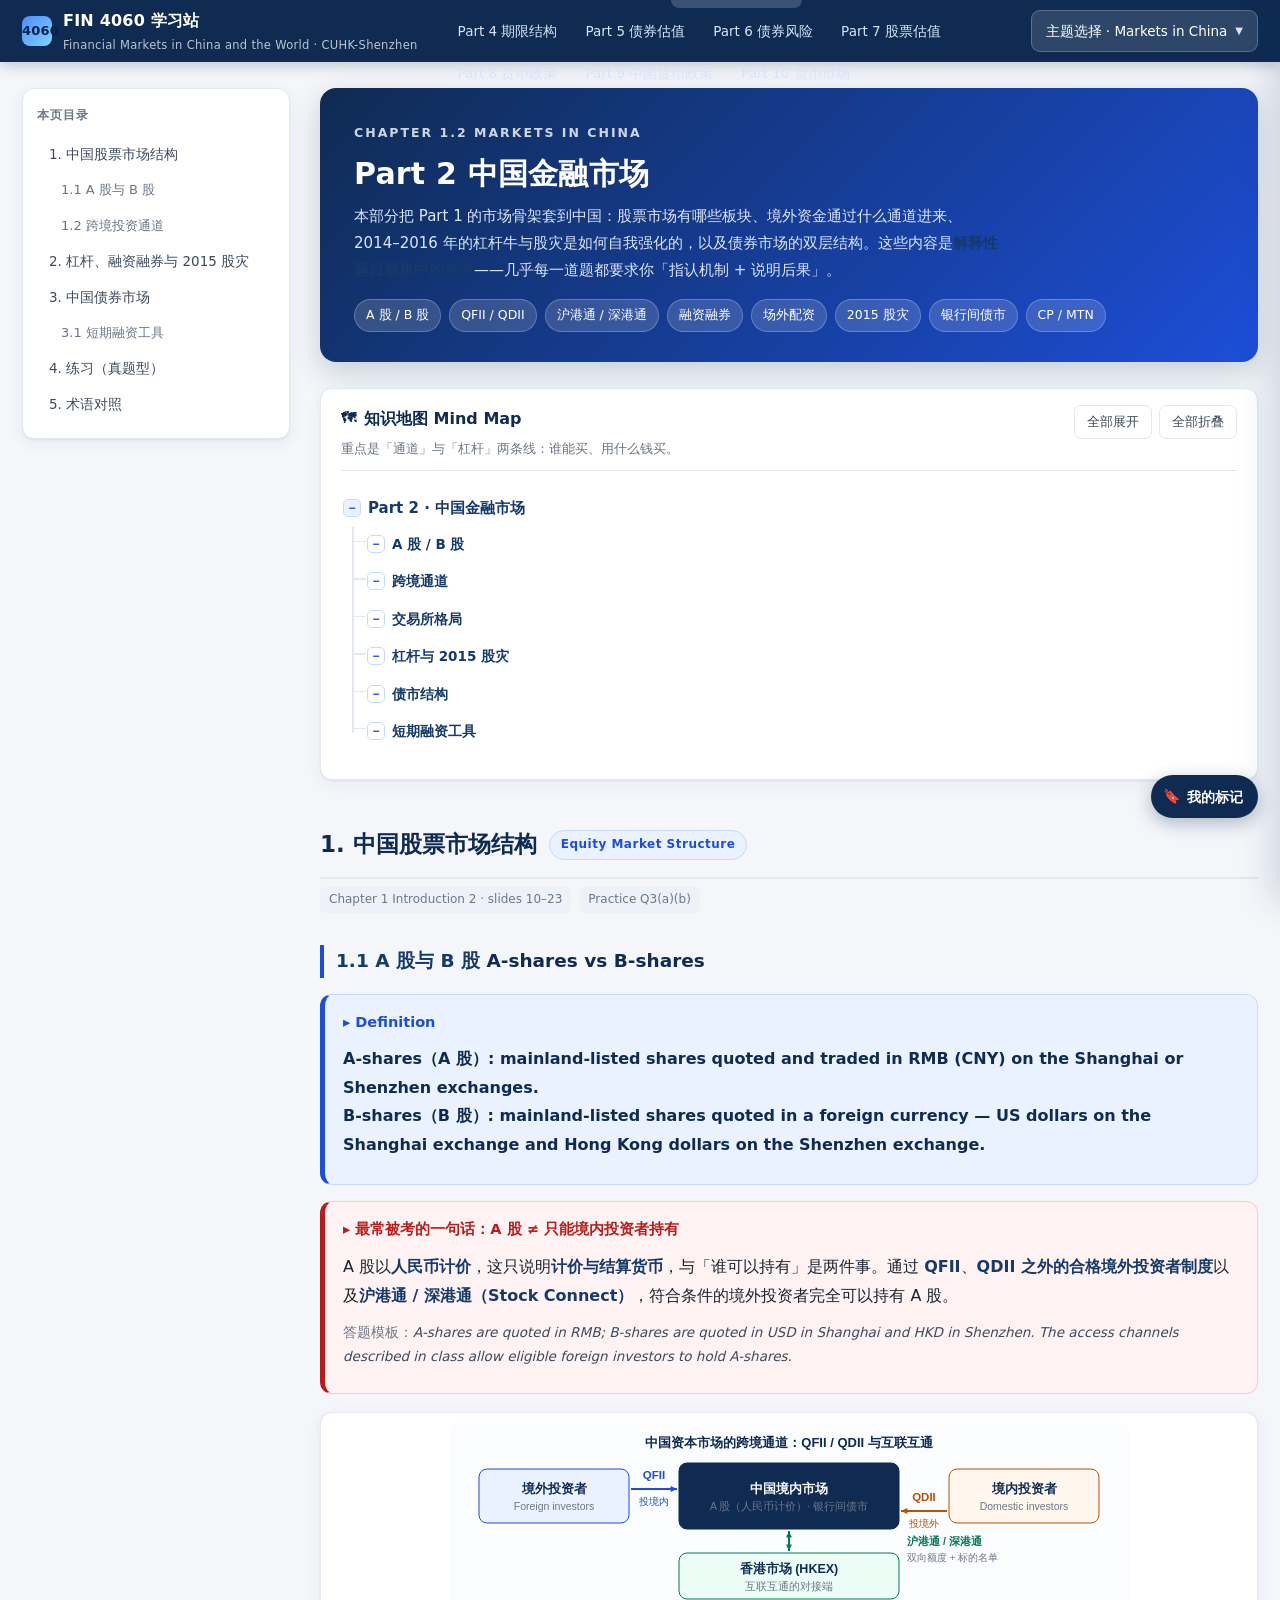
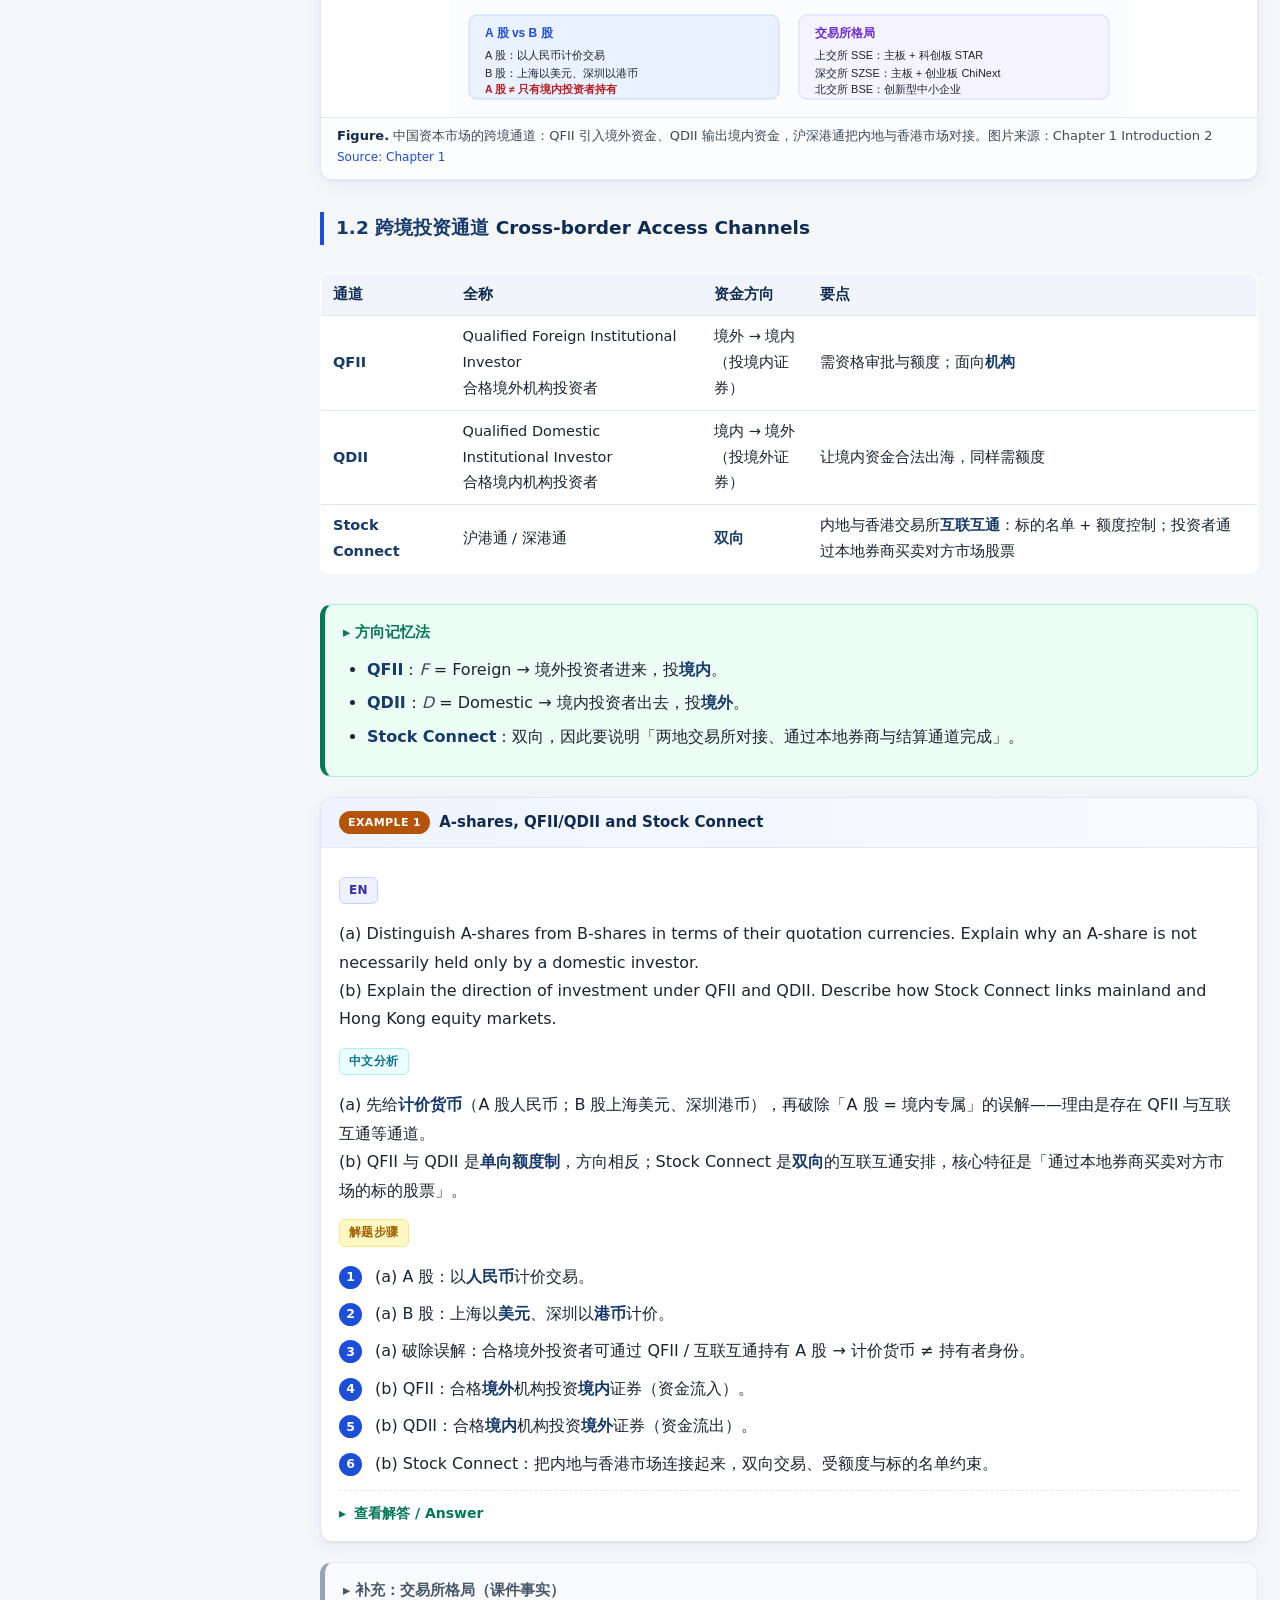
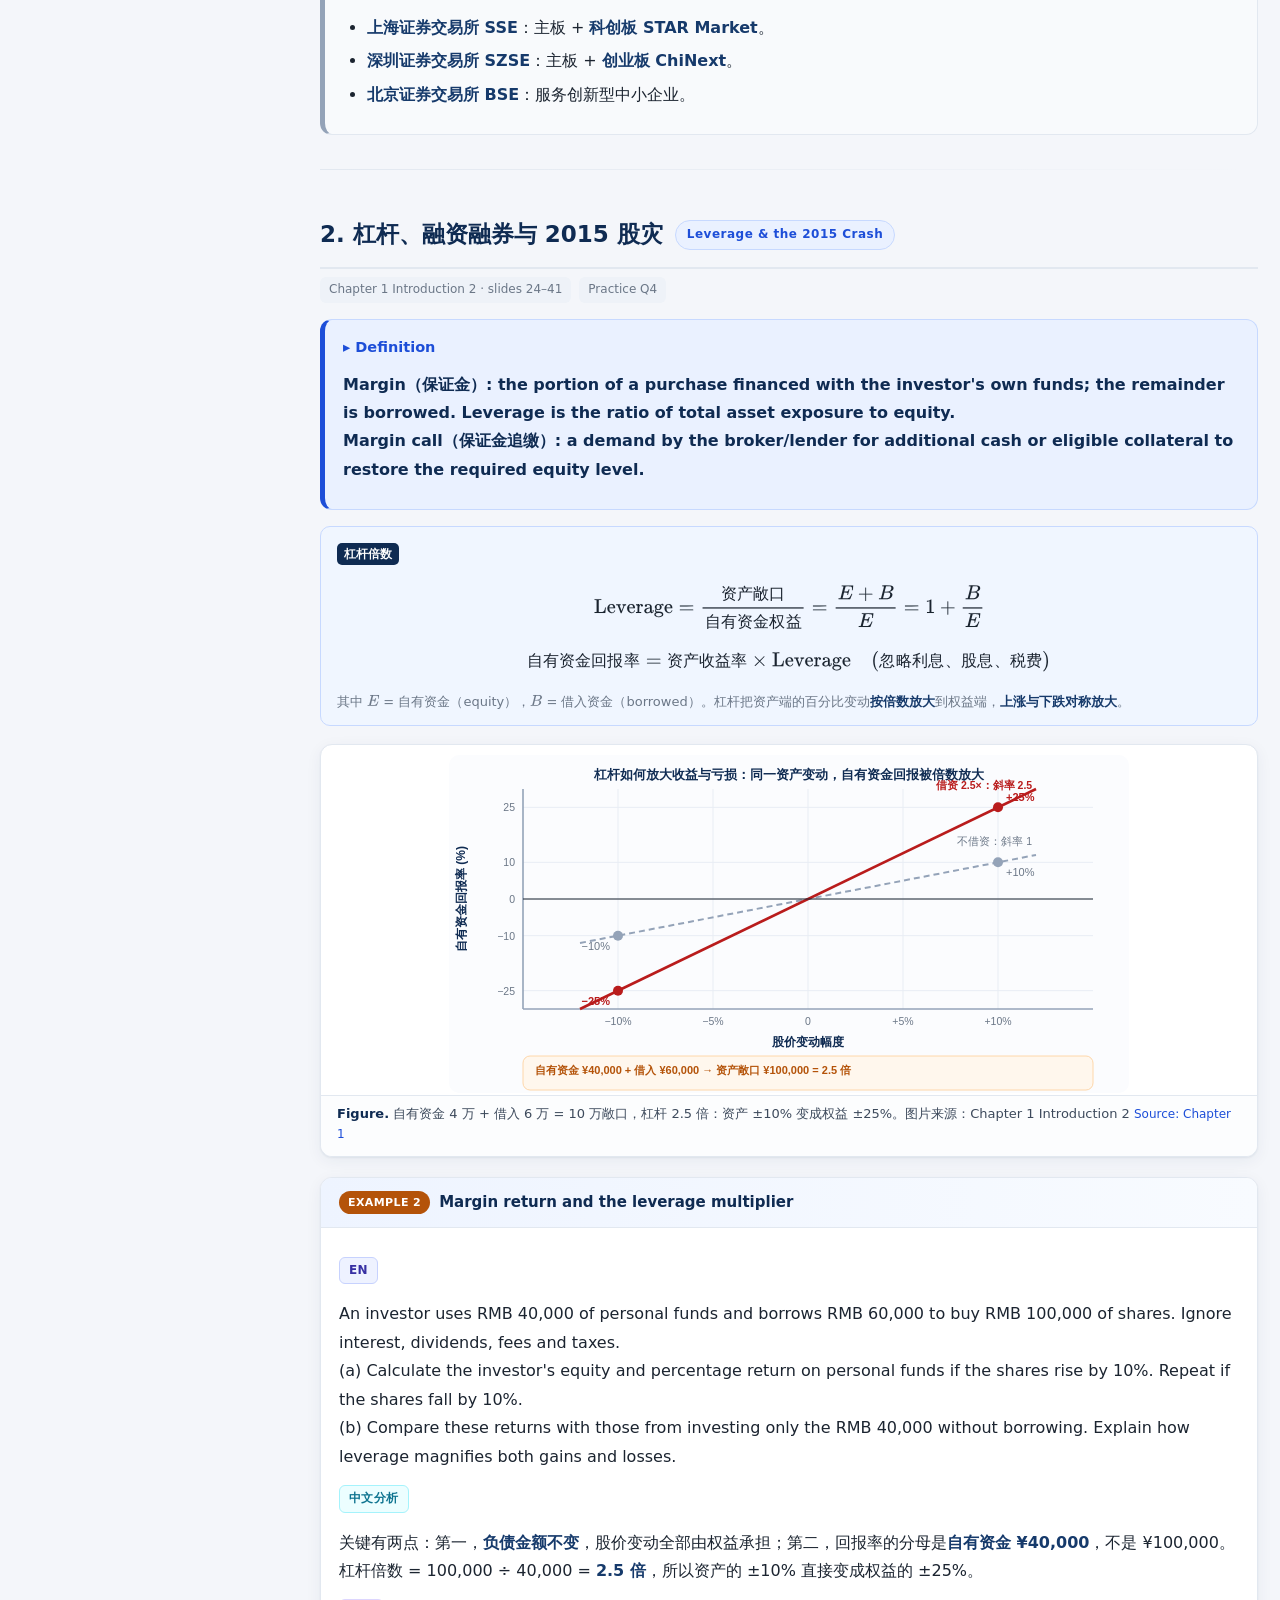
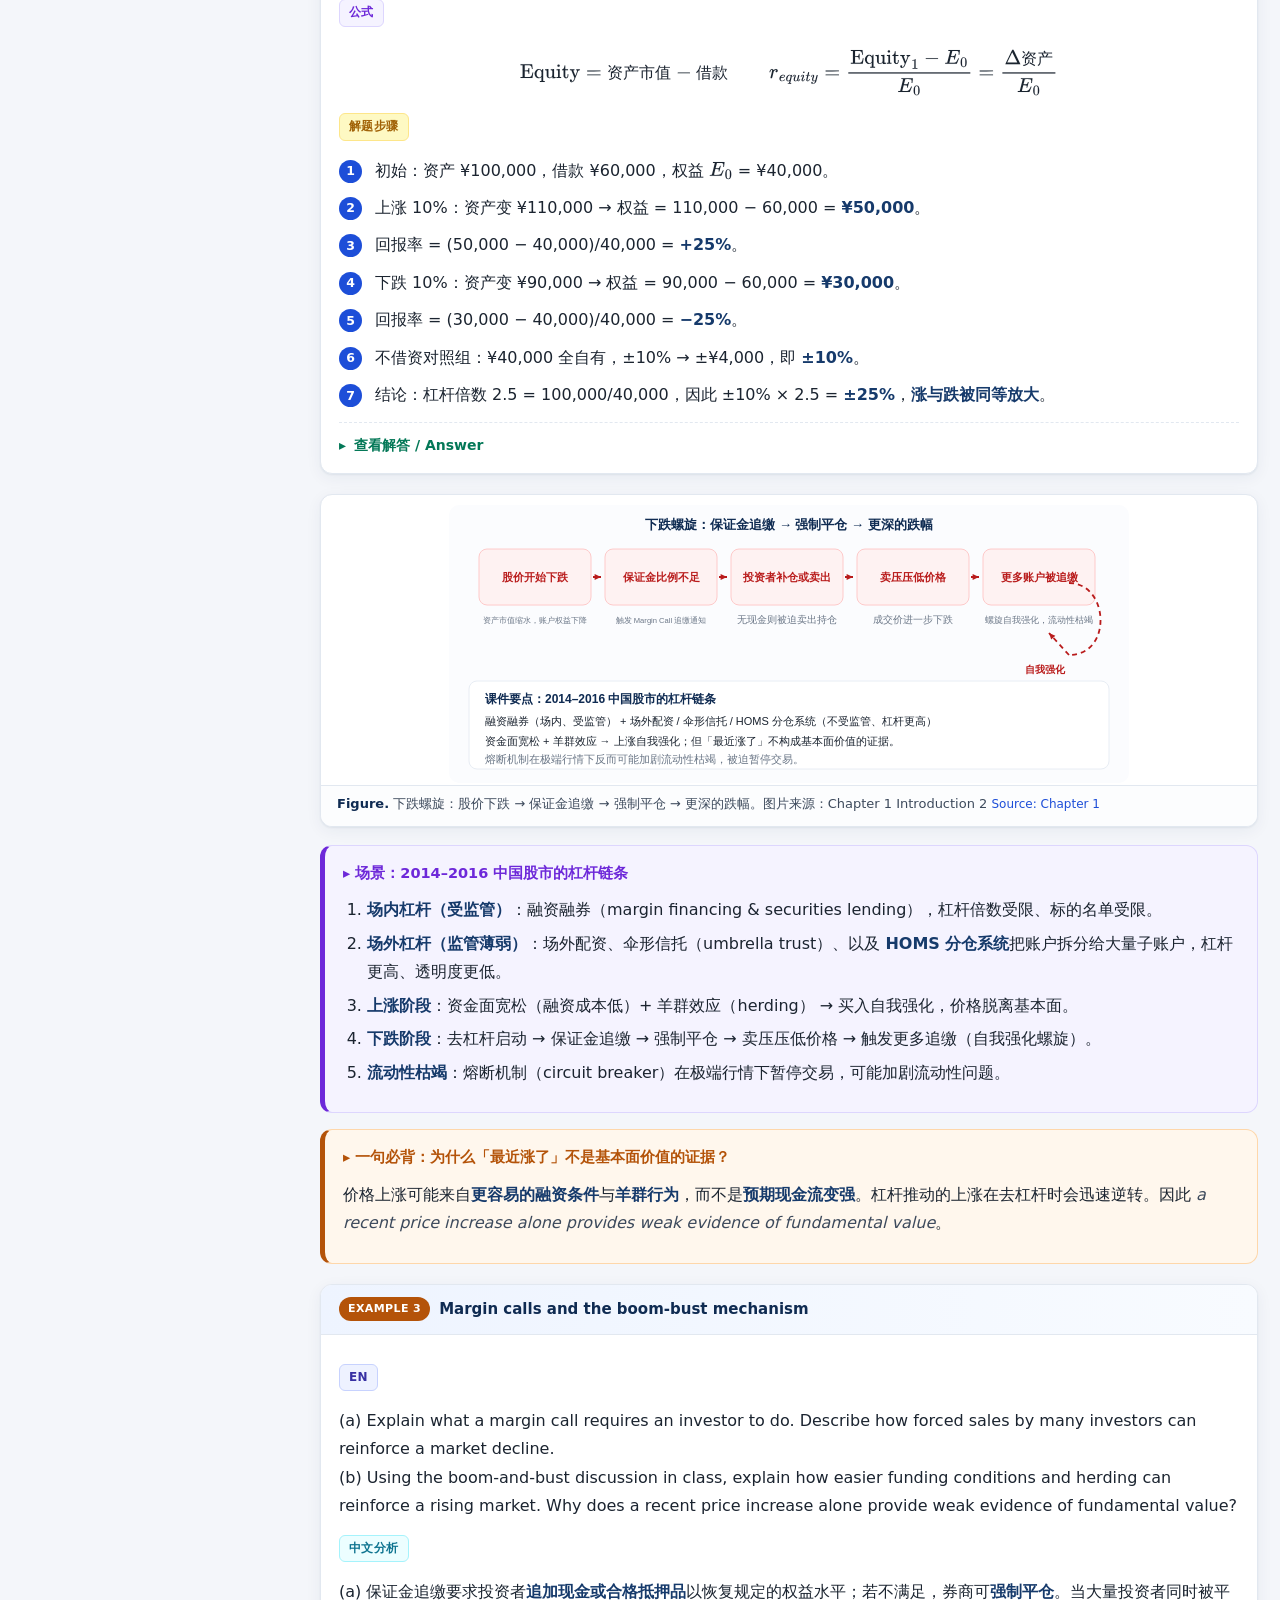
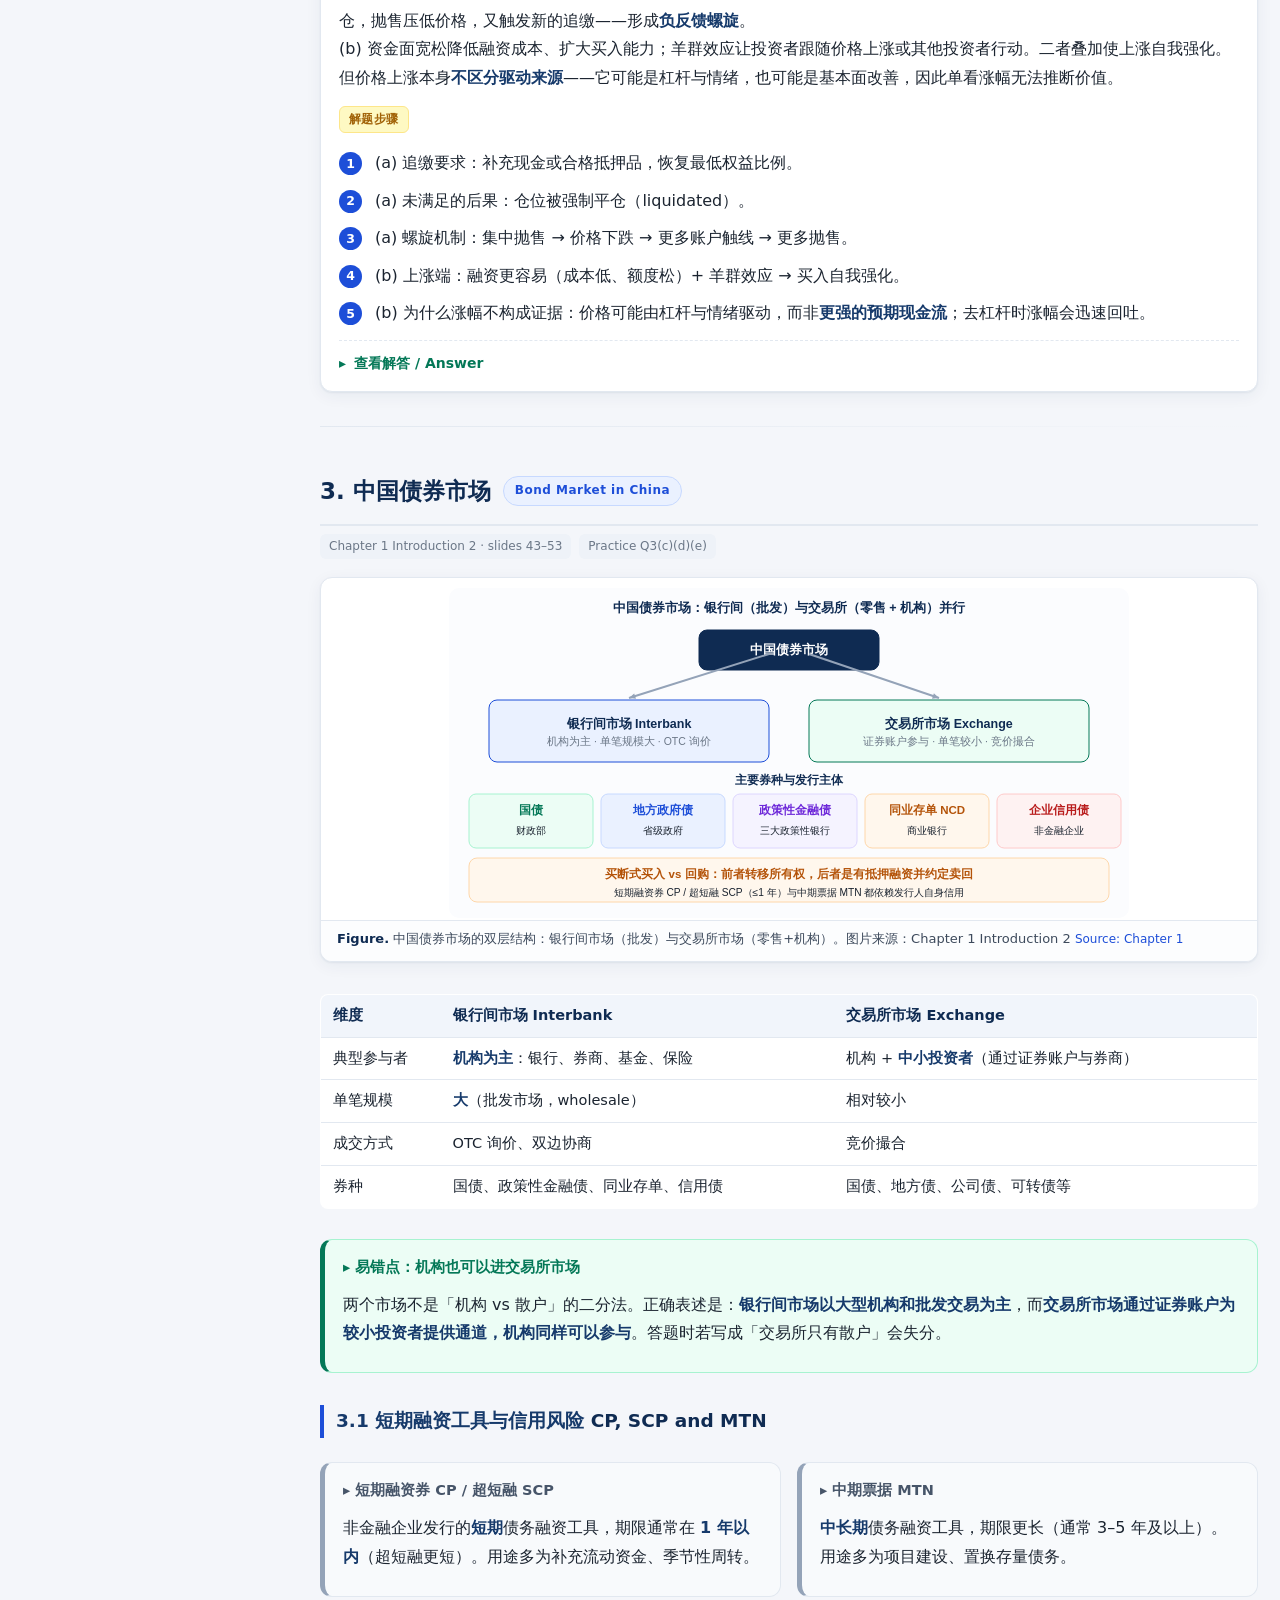
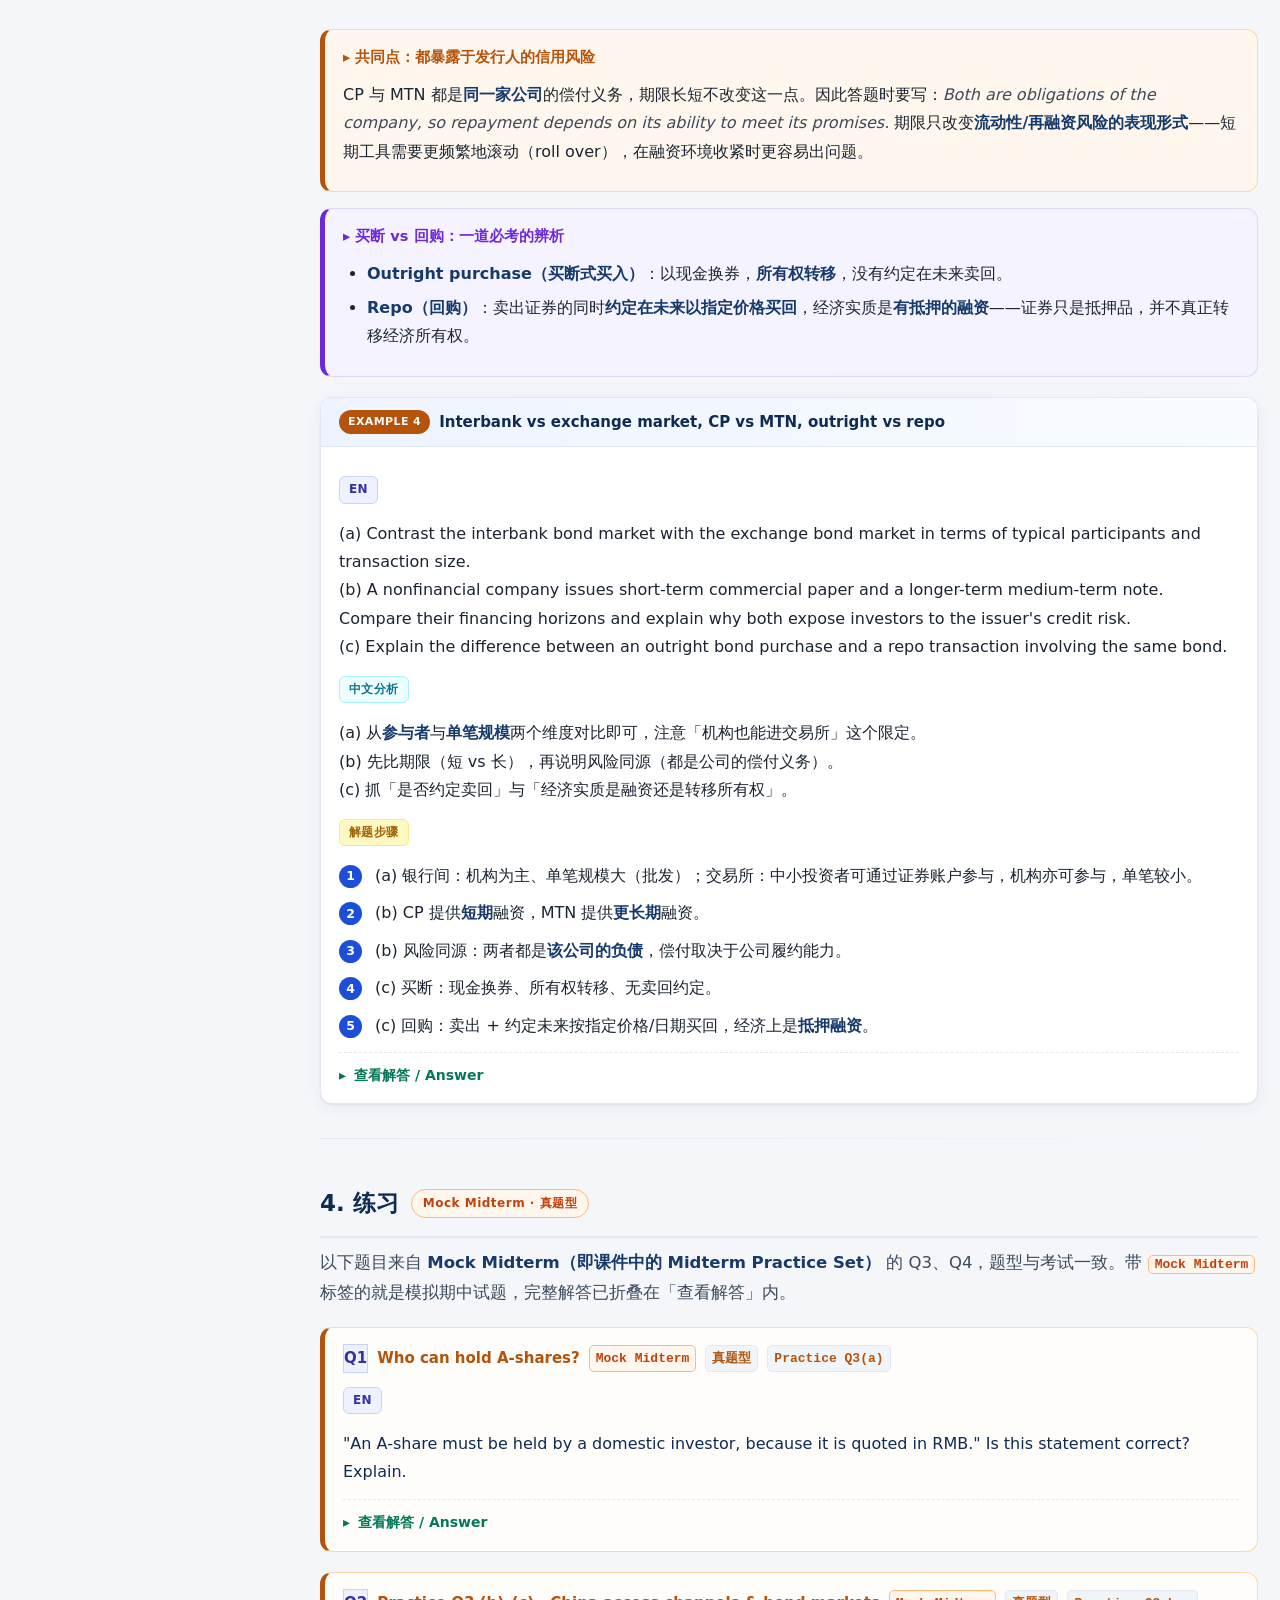
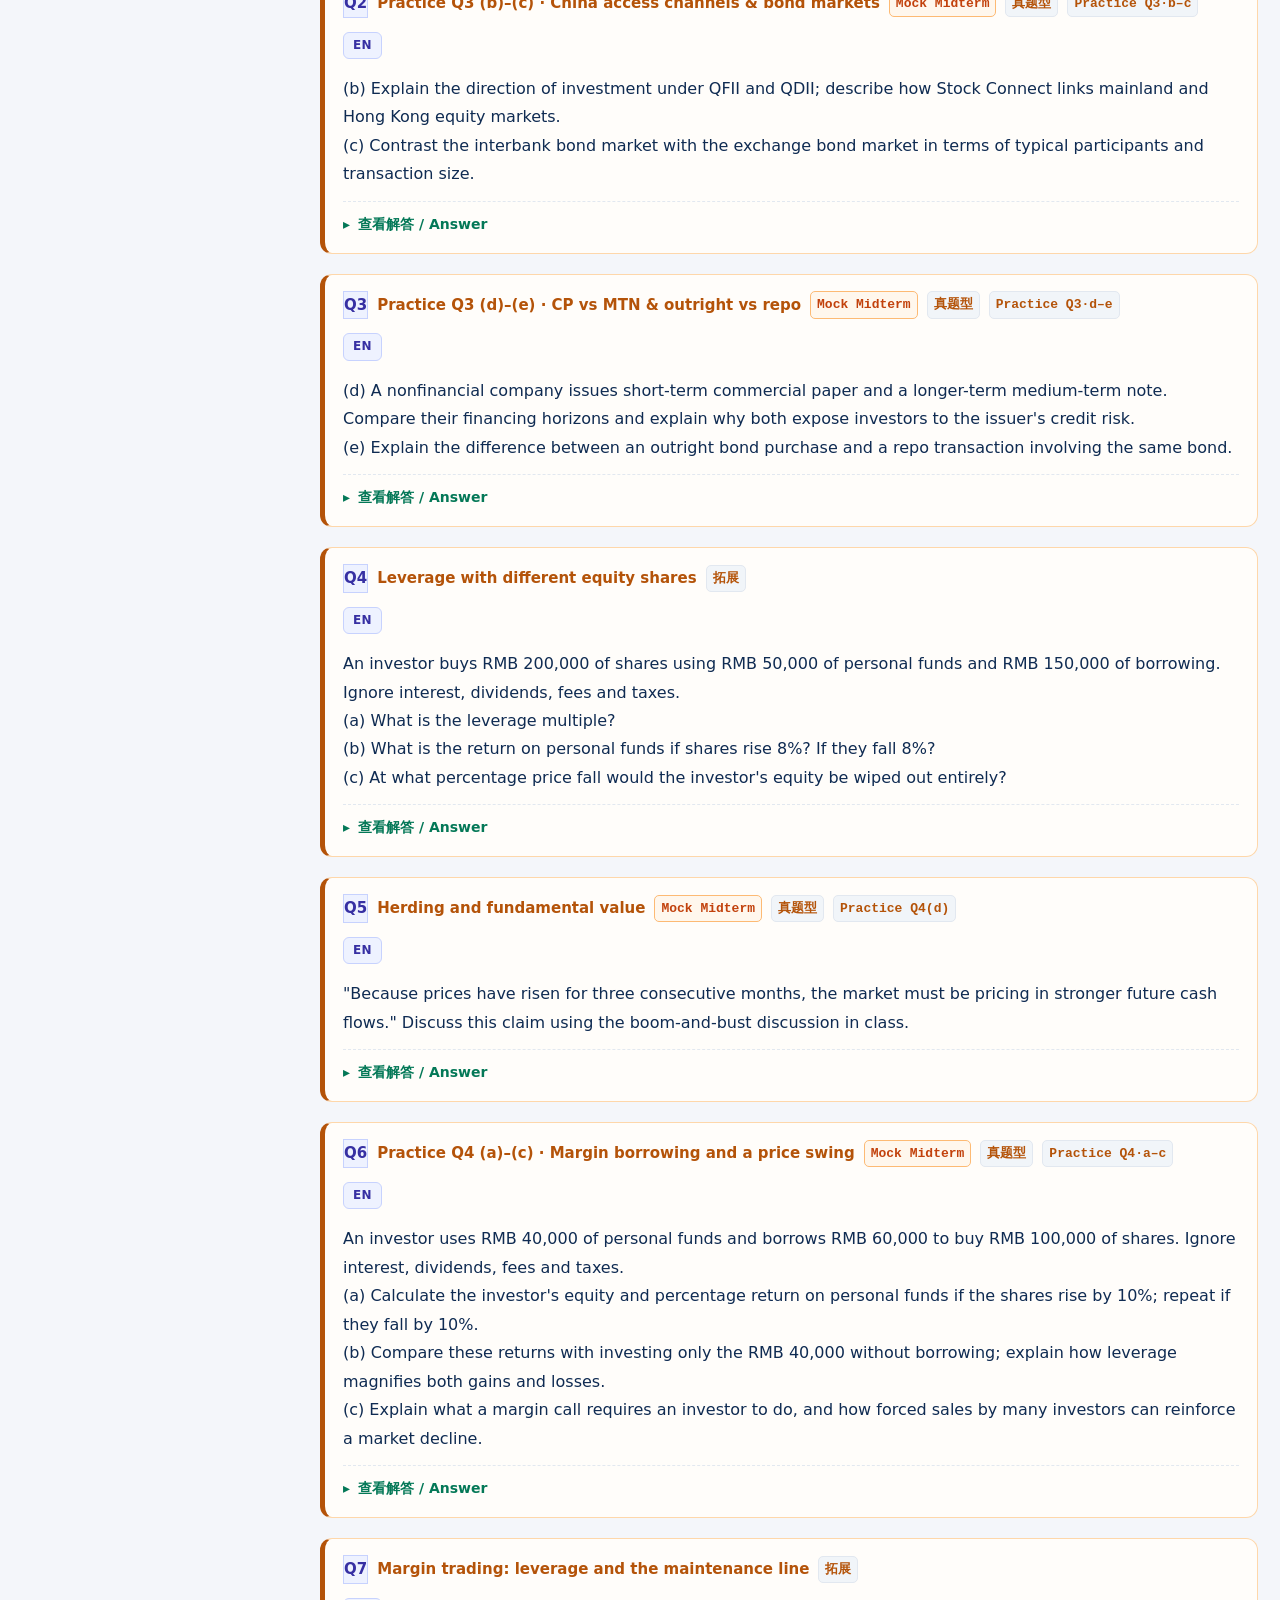
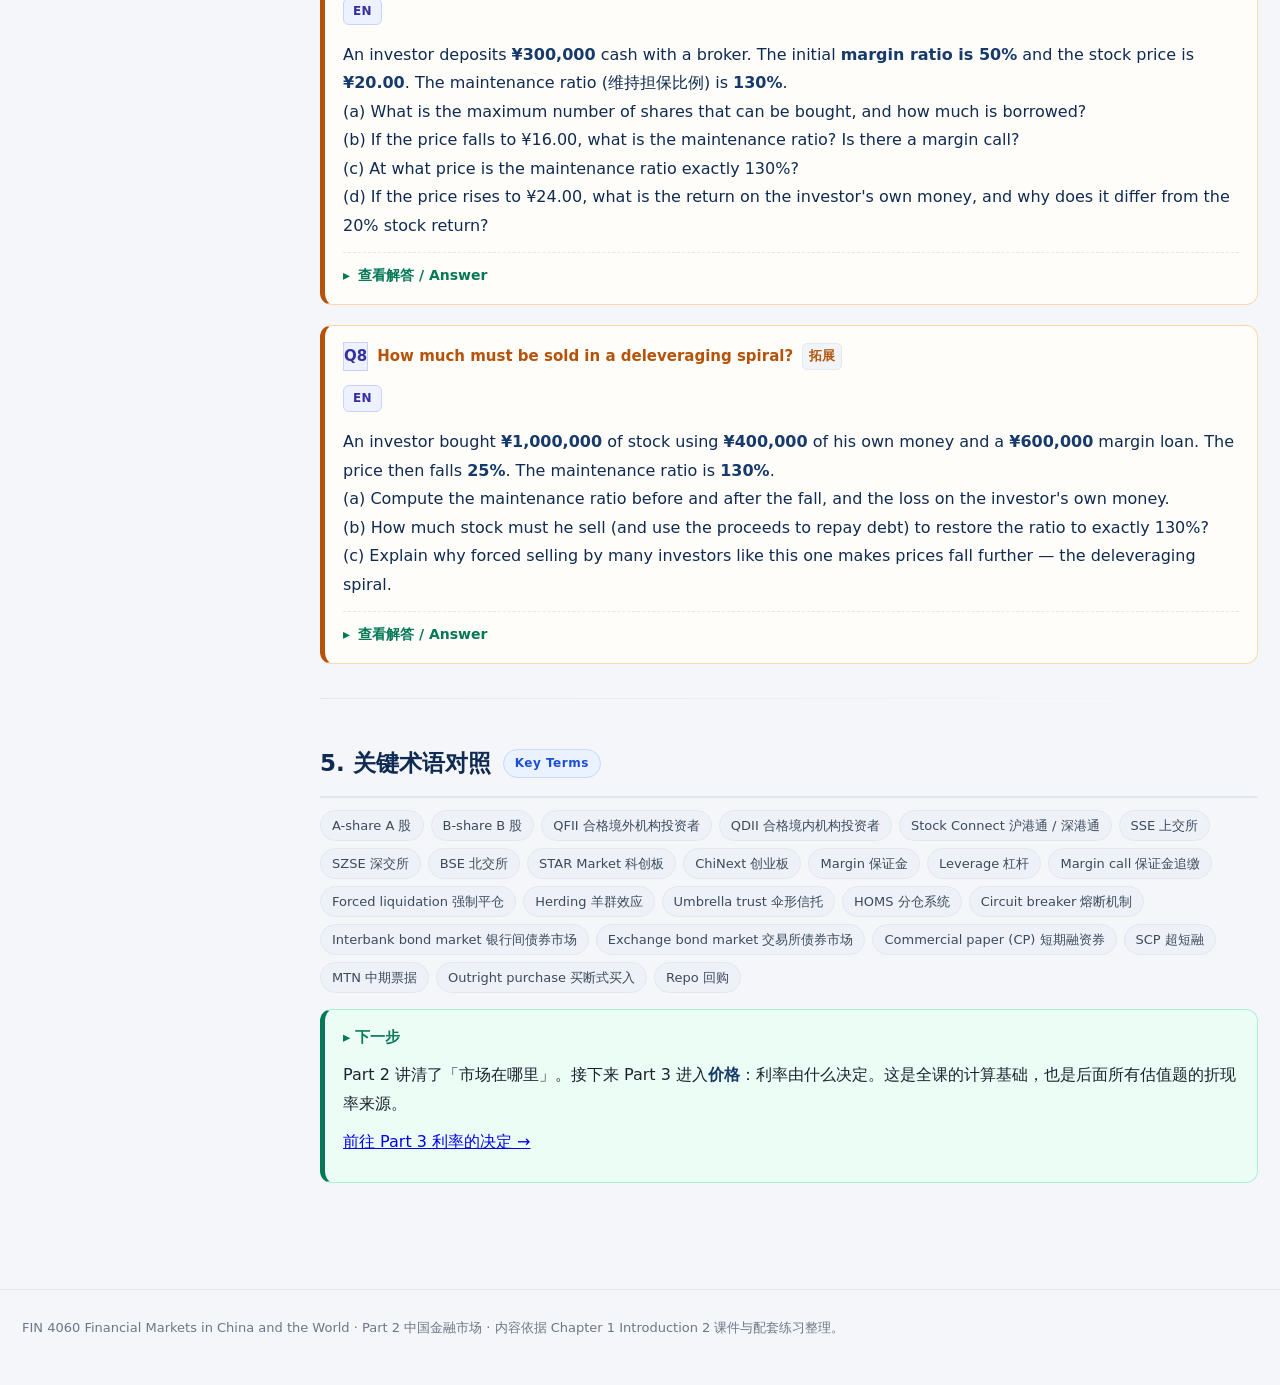
<file: part2-china-markets.html>
<!DOCTYPE html>
<html lang="zh-CN">
<head>
<meta charset="UTF-8">
<meta name="viewport" content="width=device-width, initial-scale=1.0">
<title>Part 2 中国金融市场 · FIN 4060 学习站</title>
<link rel="stylesheet" href="assets/style.css?v=20261027c">
<script>
window.MathJax = {
  tex: { inlineMath: [['\\(','\\)']], displayMath: [['\\[','\\]']] },
  svg: { fontCache: 'global' },
  options: { skipHtmlTags: ['script','noscript','style','textarea','pre','code'] }
};
</script>
<script src="assets/tex-mml-svg.js" id="MathJax-script" async></script>
<script>
(function () {
  function loadCdn() {
    if (window.MathJax && window.MathJax.startup) return;
    var s = document.createElement('script');
    s.src = 'https://cdn.jsdelivr.net/npm/mathjax@3.2.2/es5/tex-mml-svg.js';
    s.async = true;
    document.head.appendChild(s);
  }
  window.addEventListener('load', function () { setTimeout(loadCdn, 400); });
})();
</script>
    <script src="assets/figures.js?v=20261024b"></script>
    <script src="assets/mindmap.js"></script>
    <script src="assets/marks.js?v=20261027d"></script>
</head>
<body data-page="part2" data-root="">

<header id="site-topbar"></header>

<div class="layout">
  <aside class="toc" id="site-toc"></aside>
  <main>

    <div class="hero">
      <div class="kicker">Chapter 1.2 Markets in China</div>
      <h1>Part 2 中国金融市场</h1>
      <p>本部分把 Part 1 的市场骨架套到中国：股票市场有哪些板块、境外资金通过什么通道进来、2014–2016 年的杠杆牛与股灾是如何自我强化的，以及债券市场的双层结构。这些内容是<strong>解释性题目最集中的地方</strong>——几乎每一道题都要求你「指认机制 + 说明后果」。</p>
      <div class="tags">
        <span>A 股 / B 股</span><span>QFII / QDII</span><span>沪港通 / 深港通</span><span>融资融券</span><span>场外配资</span><span>2015 股灾</span><span>银行间债市</span><span>CP / MTN</span>
      </div>
    </div>

    <div id="mindmap-host"></div>

    <!-- ============ 1. 股票市场结构 ============ -->
    <section id="s1">
      <h2 class="sec" data-short="1. 中国股票市场结构">1. 中国股票市场结构 <span class="badge">Equity Market Structure</span></h2>
      <div class="lec-meta"><span>Chapter 1 Introduction 2 · slides 10–23</span><span>Practice Q3(a)(b)</span></div>

      <h3 class="sub" data-short="1.1 A 股与 B 股">1.1 A 股与 B 股 <span class="eninline">A-shares vs B-shares</span></h3>

      <div class="box def">
        <div class="box-title">▸ Definition</div>
        <p><span class="en"><b>A-shares（A 股）</b>: mainland-listed shares <b>quoted and traded in RMB (CNY)</b> on the Shanghai or Shenzhen exchanges.</span><br>
        <span class="en"><b>B-shares（B 股）</b>: mainland-listed shares quoted in a <b>foreign currency</b> — <b>US dollars</b> on the Shanghai exchange and <b>Hong Kong dollars</b> on the Shenzhen exchange.</span></p>
      </div>

      <div class="box warn">
        <div class="box-title">▸ 最常被考的一句话：A 股 ≠ 只能境内投资者持有</div>
        <p>A 股以<strong>人民币计价</strong>，这只说明<strong>计价与结算货币</strong>，与「谁可以持有」是两件事。通过 <strong>QFII</strong>、<strong>QDII 之外的合格境外投资者制度</strong>以及<strong>沪港通 / 深港通（Stock Connect）</strong>，符合条件的境外投资者完全可以持有 A 股。</p>
        <p class="muted">答题模板：<em>A-shares are quoted in RMB; B-shares are quoted in USD in Shanghai and HKD in Shenzhen. The access channels described in class allow eligible foreign investors to hold A-shares.</em></p>
      </div>

      <div data-fig="chinaAccess" data-cap="中国资本市场的跨境通道：QFII 引入境外资金、QDII 输出境内资金，沪深港通把内地与香港市场对接。图片来源：Chapter 1 Introduction 2" data-src="Chapter 1"></div>

      <h3 class="sub" data-short="1.2 跨境投资通道">1.2 跨境投资通道 <span class="eninline">Cross-border Access Channels</span></h3>

      <div class="tablewrap">
      <table class="data">
        <thead><tr><th style="width:130px;">通道</th><th>全称</th><th>资金方向</th><th>要点</th></tr></thead>
        <tbody>
          <tr><td><strong>QFII</strong></td><td>Qualified Foreign Institutional Investor<br>合格境外机构投资者</td><td>境外 → 境内<br>（投境内证券）</td><td>需资格审批与额度；面向<strong>机构</strong></td></tr>
          <tr><td><strong>QDII</strong></td><td>Qualified Domestic Institutional Investor<br>合格境内机构投资者</td><td>境内 → 境外<br>（投境外证券）</td><td>让境内资金合法出海，同样需额度</td></tr>
          <tr><td><strong>Stock Connect</strong></td><td>沪港通 / 深港通</td><td><strong>双向</strong></td><td>内地与香港交易所<strong>互联互通</strong>：标的名单 + 额度控制；投资者通过本地券商买卖对方市场股票</td></tr>
        </tbody>
      </table>
      </div>

      <div class="box tip">
        <div class="box-title">▸ 方向记忆法</div>
        <ul>
          <li><strong>QFII</strong>：<em>F</em> = Foreign → 境外投资者进来，投<strong>境内</strong>。</li>
          <li><strong>QDII</strong>：<em>D</em> = Domestic → 境内投资者出去，投<strong>境外</strong>。</li>
          <li><strong>Stock Connect</strong>：双向，因此要说明「两地交易所对接、通过本地券商与结算通道完成」。</li>
        </ul>
      </div>

      <div class="example">
        <div class="ex-head"><span class="pill q">EXAMPLE 1</span> A-shares, QFII/QDII and Stock Connect</div>
        <div class="ex-body">
          <div class="q-block">
            <span class="lbl lbl-en">EN</span>
            <p class="en-q">(a) Distinguish A-shares from B-shares in terms of their quotation currencies. Explain why an A-share is not necessarily held only by a domestic investor.
            <br>(b) Explain the direction of investment under QFII and QDII. Describe how Stock Connect links mainland and Hong Kong equity markets.</p>
          </div>

          <div class="q-block">
            <span class="lbl lbl-cn">中文分析</span>
            <p>(a) 先给<strong>计价货币</strong>（A 股人民币；B 股上海美元、深圳港币），再破除「A 股 = 境内专属」的误解——理由是存在 QFII 与互联互通等通道。
            <br>(b) QFII 与 QDII 是<strong>单向额度制</strong>，方向相反；Stock Connect 是<strong>双向</strong>的互联互通安排，核心特征是「通过本地券商买卖对方市场的标的股票」。</p>
          </div>

          <div class="q-block">
            <span class="lbl lbl-step">解题步骤</span>
            <ol class="steps">
              <li>(a) A 股：以<strong>人民币</strong>计价交易。</li>
              <li>(a) B 股：上海以<strong>美元</strong>、深圳以<strong>港币</strong>计价。</li>
              <li>(a) 破除误解：合格境外投资者可通过 QFII / 互联互通持有 A 股 → 计价货币 ≠ 持有者身份。</li>
              <li>(b) QFII：合格<strong>境外</strong>机构投资<strong>境内</strong>证券（资金流入）。</li>
              <li>(b) QDII：合格<strong>境内</strong>机构投资<strong>境外</strong>证券（资金流出）。</li>
              <li>(b) Stock Connect：把内地与香港市场连接起来，双向交易、受额度与标的名单约束。</li>
            </ol>
          </div>

          <details class="answer">
            <summary>查看解答 / Answer</summary>
            <div class="ans-body">
              <div class="q-block">
                <span class="lbl lbl-ans">EN Answer</span>
                <p>(a) A-shares are quoted in <b>RMB</b>; B-shares are quoted in <b>US dollars</b> in Shanghai and <b>Hong Kong dollars</b> in Shenzhen. The access channels described in class allow <b>eligible foreign investors</b> to hold A-shares, so RMB quotation does not imply domestic-only ownership.
                <br>(b) <b>QFII</b> enables qualified foreign institutions to invest in domestic securities; <b>QDII</b> enables qualified domestic institutions to invest abroad. <b>Stock Connect</b> provides cross-border access between eligible mainland and Hong Kong shares through linked trading arrangements.</p>
              </div>
              <div class="q-block">
                <span class="lbl lbl-ans">中文答案</span>
                <p>(a) A 股以人民币计价，B 股上海美元、深圳港币；A 股<strong>不等于</strong>只能由境内投资者持有，合格境外投资者可通过 QFII / 互联互通持有。
                <br>(b) QFII 是境外机构投境内（资金流入），QDII 是境内机构投境外（资金流出）；沪深港通通过互联互通安排实现两地市场的<strong>双向</strong>交易。</p>
              </div>
            </div>
          </details>
        </div>
      </div>

      <div class="box note">
        <div class="box-title">▸ 补充：交易所格局（课件事实）</div>
        <ul>
          <li><strong>上海证券交易所 SSE</strong>：主板 + <strong>科创板 STAR Market</strong>。</li>
          <li><strong>深圳证券交易所 SZSE</strong>：主板 + <strong>创业板 ChiNext</strong>。</li>
          <li><strong>北京证券交易所 BSE</strong>：服务创新型中小企业。</li>
        </ul>
      </div>
    </section>

    <hr class="divider">

    <!-- ============ 2. 杠杆与股灾 ============ -->
    <section id="s2">
      <h2 class="sec" data-short="2. 杠杆、融资融券与 2015 股灾">2. 杠杆、融资融券与 2015 股灾 <span class="badge">Leverage &amp; the 2015 Crash</span></h2>
      <div class="lec-meta"><span>Chapter 1 Introduction 2 · slides 24–41</span><span>Practice Q4</span></div>

      <div class="box def">
        <div class="box-title">▸ Definition</div>
        <p><span class="en"><b>Margin（保证金）</b>: the portion of a purchase financed with the investor's <b>own funds</b>; the remainder is borrowed. <b>Leverage</b> is the ratio of total asset exposure to equity.</span><br>
        <span class="en"><b>Margin call（保证金追缴）</b>: a demand by the broker/lender for additional cash or eligible collateral to restore the required equity level.</span></p>
      </div>

      <div class="formula hi">
        <span class="tag">杠杆倍数</span>
        \[ \text{Leverage}=\frac{\text{资产敞口}}{\text{自有资金权益}}=\frac{E+B}{E}=1+\frac{B}{E} \]
        \[ \text{自有资金回报率}=\text{资产收益率}\times \text{Leverage}\quad(\text{忽略利息、股息、税费}) \]
        <div class="fnote">其中 \(E\) = 自有资金（equity），\(B\) = 借入资金（borrowed）。杠杆把资产端的百分比变动<strong>按倍数放大</strong>到权益端，<strong>上涨与下跌对称放大</strong>。</div>
      </div>

      <div data-fig="marginLeverage" data-cap="自有资金 4 万 + 借入 6 万 = 10 万敞口，杠杆 2.5 倍：资产 ±10% 变成权益 ±25%。图片来源：Chapter 1 Introduction 2" data-src="Chapter 1"></div>

      <div class="example">
        <div class="ex-head"><span class="pill q">EXAMPLE 2</span> Margin return and the leverage multiplier</div>
        <div class="ex-body">
          <div class="q-block">
            <span class="lbl lbl-en">EN</span>
            <p class="en-q">An investor uses RMB 40,000 of personal funds and borrows RMB 60,000 to buy RMB 100,000 of shares. Ignore interest, dividends, fees and taxes.
            <br>(a) Calculate the investor's equity and percentage return on personal funds if the shares rise by 10%. Repeat if the shares fall by 10%.
            <br>(b) Compare these returns with those from investing only the RMB 40,000 without borrowing. Explain how leverage magnifies both gains and losses.</p>
          </div>

          <div class="q-block">
            <span class="lbl lbl-cn">中文分析</span>
            <p>关键有两点：第一，<strong>负债金额不变</strong>，股价变动全部由权益承担；第二，回报率的分母是<strong>自有资金 ¥40,000</strong>，不是 ¥100,000。
            <br>杠杆倍数 = 100,000 ÷ 40,000 = <strong>2.5 倍</strong>，所以资产的 ±10% 直接变成权益的 ±25%。</p>
          </div>

          <div class="q-block">
            <span class="lbl lbl-fml">公式</span>
            \[ \text{Equity}=\text{资产市值}-\text{借款}\qquad r_{equity}=\frac{\text{Equity}_{1}-E_0}{E_0}=\frac{\Delta \text{资产}}{E_0} \]
          </div>

          <div class="q-block">
            <span class="lbl lbl-step">解题步骤</span>
            <ol class="steps">
              <li>初始：资产 ¥100,000，借款 ¥60,000，权益 \(E_0\) = ¥40,000。</li>
              <li>上涨 10%：资产变 ¥110,000 → 权益 = 110,000 − 60,000 = <strong>¥50,000</strong>。</li>
              <li>回报率 = (50,000 − 40,000)/40,000 = <strong>+25%</strong>。</li>
              <li>下跌 10%：资产变 ¥90,000 → 权益 = 90,000 − 60,000 = <strong>¥30,000</strong>。</li>
              <li>回报率 = (30,000 − 40,000)/40,000 = <strong>−25%</strong>。</li>
              <li>不借资对照组：¥40,000 全自有，±10% → ±¥4,000，即 <strong>±10%</strong>。</li>
              <li>结论：杠杆倍数 2.5 = 100,000/40,000，因此 ±10% × 2.5 = <strong>±25%</strong>，<strong>涨与跌被同等放大</strong>。</li>
            </ol>
          </div>

          <details class="answer">
            <summary>查看解答 / Answer</summary>
            <div class="ans-body">
              <div class="q-block">
                <span class="lbl lbl-ans">EN Answer</span>
                <p>(a) After a 10% rise: shares worth RMB 110,000; equity = 110,000 − 60,000 = <b>RMB 50,000</b>; return = (50,000 − 40,000)/40,000 = <b>+25%</b>. After a 10% fall: equity = 90,000 − 60,000 = <b>RMB 30,000</b>; return = <b>−25%</b>.
                <br>(b) Without borrowing, RMB 40,000 earns ±10%, i.e. ±RMB 4,000. With leverage, a RMB 100,000 exposure is supported by only RMB 40,000 of equity, so the same asset-price change has <b>2.5 times</b> the percentage effect on equity.</p>
              </div>
              <div class="q-block">
                <span class="lbl lbl-ans">中文答案</span>
                <p>涨 10% → 权益 ¥50,000，回报 <strong>+25%</strong>；跌 10% → 权益 ¥30,000，回报 <strong>−25%</strong>。不借资时同为 ±10%（±¥4,000）。杠杆倍数 = ¥100,000/¥40,000 = <strong>2.5</strong>，因此资产端的 ±10% 在权益端变成 ±25%。
                <br>易错点：分母永远是<strong>自有资金</strong>，且借款金额不随股价变动而变化。</p>
              </div>
            </div>
          </details>
        </div>
      </div>

      <div data-fig="marginSpiral" data-cap="下跌螺旋：股价下跌 → 保证金追缴 → 强制平仓 → 更深的跌幅。图片来源：Chapter 1 Introduction 2" data-src="Chapter 1"></div>

      <div class="box theory">
        <div class="box-title">▸ 场景：2014–2016 中国股市的杠杆链条</div>
        <ol>
          <li><strong>场内杠杆（受监管）</strong>：融资融券（margin financing &amp; securities lending），杠杆倍数受限、标的名单受限。</li>
          <li><strong>场外杠杆（监管薄弱）</strong>：场外配资、伞形信托（umbrella trust）、以及 <strong>HOMS 分仓系统</strong>把账户拆分给大量子账户，杠杆更高、透明度更低。</li>
          <li><strong>上涨阶段</strong>：资金面宽松（融资成本低）+ 羊群效应（herding） → 买入自我强化，价格脱离基本面。</li>
          <li><strong>下跌阶段</strong>：去杠杆启动 → 保证金追缴 → 强制平仓 → 卖压压低价格 → 触发更多追缴（自我强化螺旋）。</li>
          <li><strong>流动性枯竭</strong>：熔断机制（circuit breaker）在极端行情下暂停交易，可能加剧流动性问题。</li>
        </ol>
      </div>

      <div class="box key">
        <div class="box-title">▸ 一句必背：为什么「最近涨了」不是基本面价值的证据？</div>
        <p>价格上涨可能来自<strong>更容易的融资条件</strong>与<strong>羊群行为</strong>，而不是<strong>预期现金流变强</strong>。杠杆推动的上涨在去杠杆时会迅速逆转。因此 <em>a recent price increase alone provides weak evidence of fundamental value</em>。</p>
      </div>

      <div class="example">
        <div class="ex-head"><span class="pill q">EXAMPLE 3</span> Margin calls and the boom-bust mechanism</div>
        <div class="ex-body">
          <div class="q-block">
            <span class="lbl lbl-en">EN</span>
            <p class="en-q">(a) Explain what a margin call requires an investor to do. Describe how forced sales by many investors can reinforce a market decline.
            <br>(b) Using the boom-and-bust discussion in class, explain how easier funding conditions and herding can reinforce a rising market. Why does a recent price increase alone provide weak evidence of fundamental value?</p>
          </div>

          <div class="q-block">
            <span class="lbl lbl-cn">中文分析</span>
            <p>(a) 保证金追缴要求投资者<strong>追加现金或合格抵押品</strong>以恢复规定的权益水平；若不满足，券商可<strong>强制平仓</strong>。当大量投资者同时被平仓，抛售压低价格，又触发新的追缴——形成<strong>负反馈螺旋</strong>。
            <br>(b) 资金面宽松降低融资成本、扩大买入能力；羊群效应让投资者跟随价格上涨或其他投资者行动。二者叠加使上涨自我强化。但价格上涨本身<strong>不区分驱动来源</strong>——它可能是杠杆与情绪，也可能是基本面改善，因此单看涨幅无法推断价值。</p>
          </div>

          <div class="q-block">
            <span class="lbl lbl-step">解题步骤</span>
            <ol class="steps">
              <li>(a) 追缴要求：补充现金或合格抵押品，恢复最低权益比例。</li>
              <li>(a) 未满足的后果：仓位被强制平仓（liquidated）。</li>
              <li>(a) 螺旋机制：集中抛售 → 价格下跌 → 更多账户触线 → 更多抛售。</li>
              <li>(b) 上涨端：融资更容易（成本低、额度松）+ 羊群效应 → 买入自我强化。</li>
              <li>(b) 为什么涨幅不构成证据：价格可能由杠杆与情绪驱动，而非<strong>更强的预期现金流</strong>；去杠杆时涨幅会迅速回吐。</li>
            </ol>
          </div>

          <details class="answer">
            <summary>查看解答 / Answer</summary>
            <div class="ans-body">
              <div class="q-block">
                <span class="lbl lbl-ans">EN Answer</span>
                <p>(a) A margin call requires additional cash or eligible collateral to restore the required equity level; if it is not met, positions may be <b>liquidated</b>. Simultaneous sales depress prices, trigger further margin calls, and force additional sales.
                <br>(b) Easier funding lowers financing costs and expands buying capacity; herding makes investors follow rising prices or other investors. A recent price rise may reflect <b>leverage or sentiment</b> rather than stronger expected cash flows, so it does not establish fundamental value.</p>
              </div>
              <div class="q-block">
                <span class="lbl lbl-ans">中文答案</span>
                <p>(a) 追缴要求追加现金/抵押品；否则被强平。集中强平压低价格 → 触发更多追缴 → 螺旋式下跌。
                <br>(b) 融资宽松 + 羊群效应使上涨自我强化；但涨幅可能来自<strong>杠杆与情绪</strong>而非预期现金流，因此不能作为基本面价值的证据。</p>
              </div>
            </div>
          </details>
        </div>
      </div>
    </section>

    <hr class="divider">

    <!-- ============ 3. 债券市场 ============ -->
    <section id="s3">
      <h2 class="sec" data-short="3. 中国债券市场">3. 中国债券市场 <span class="badge">Bond Market in China</span></h2>
      <div class="lec-meta"><span>Chapter 1 Introduction 2 · slides 43–53</span><span>Practice Q3(c)(d)(e)</span></div>

      <div data-fig="chinaBondMarket" data-cap="中国债券市场的双层结构：银行间市场（批发）与交易所市场（零售+机构）。图片来源：Chapter 1 Introduction 2" data-src="Chapter 1"></div>

      <div class="tablewrap">
      <table class="data">
        <thead><tr><th style="width:120px;">维度</th><th>银行间市场 Interbank</th><th>交易所市场 Exchange</th></tr></thead>
        <tbody>
          <tr><td>典型参与者</td><td><strong>机构为主</strong>：银行、券商、基金、保险</td><td>机构 + <strong>中小投资者</strong>（通过证券账户与券商）</td></tr>
          <tr><td>单笔规模</td><td><strong>大</strong>（批发市场，wholesale）</td><td>相对较小</td></tr>
          <tr><td>成交方式</td><td>OTC 询价、双边协商</td><td>竞价撮合</td></tr>
          <tr><td>券种</td><td>国债、政策性金融债、同业存单、信用债</td><td>国债、地方债、公司债、可转债等</td></tr>
        </tbody>
      </table>
      </div>

      <div class="box tip">
        <div class="box-title">▸ 易错点：机构也可以进交易所市场</div>
        <p>两个市场不是「机构 vs 散户」的二分法。正确表述是：<strong>银行间市场以大型机构和批发交易为主</strong>，而<strong>交易所市场通过证券账户为较小投资者提供通道，机构同样可以参与</strong>。答题时若写成「交易所只有散户」会失分。</p>
      </div>

      <h3 class="sub" data-short="3.1 短期融资工具">3.1 短期融资工具与信用风险 <span class="eninline">CP, SCP and MTN</span></h3>

      <div class="grid2">
        <div class="box note">
          <div class="box-title">▸ 短期融资券 CP / 超短融 SCP</div>
          <p>非金融企业发行的<strong>短期</strong>债务融资工具，期限通常在 <strong>1 年以内</strong>（超短融更短）。用途多为补充流动资金、季节性周转。</p>
        </div>
        <div class="box note">
          <div class="box-title">▸ 中期票据 MTN</div>
          <p><strong>中长期</strong>债务融资工具，期限更长（通常 3–5 年及以上）。用途多为项目建设、置换存量债务。</p>
        </div>
      </div>

      <div class="box key">
        <div class="box-title">▸ 共同点：都暴露于发行人的信用风险</div>
        <p>CP 与 MTN 都是<strong>同一家公司</strong>的偿付义务，期限长短不改变这一点。因此答题时要写：<em>Both are obligations of the company, so repayment depends on its ability to meet its promises.</em> 期限只改变<strong>流动性/再融资风险的表现形式</strong>——短期工具需要更频繁地滚动（roll over），在融资环境收紧时更容易出问题。</p>
      </div>

      <div class="box theory">
        <div class="box-title">▸ 买断 vs 回购：一道必考的辨析</div>
        <ul>
          <li><strong>Outright purchase（买断式买入）</strong>：以现金换券，<strong>所有权转移</strong>，没有约定在未来卖回。</li>
          <li><strong>Repo（回购）</strong>：卖出证券的同时<strong>约定在未来以指定价格买回</strong>，经济实质是<strong>有抵押的融资</strong>——证券只是抵押品，并不真正转移经济所有权。</li>
        </ul>
      </div>

      <div class="example">
        <div class="ex-head"><span class="pill q">EXAMPLE 4</span> Interbank vs exchange market, CP vs MTN, outright vs repo</div>
        <div class="ex-body">
          <div class="q-block">
            <span class="lbl lbl-en">EN</span>
            <p class="en-q">(a) Contrast the interbank bond market with the exchange bond market in terms of typical participants and transaction size.
            <br>(b) A nonfinancial company issues short-term commercial paper and a longer-term medium-term note. Compare their financing horizons and explain why both expose investors to the issuer's credit risk.
            <br>(c) Explain the difference between an outright bond purchase and a repo transaction involving the same bond.</p>
          </div>

          <div class="q-block">
            <span class="lbl lbl-cn">中文分析</span>
            <p>(a) 从<strong>参与者</strong>与<strong>单笔规模</strong>两个维度对比即可，注意「机构也能进交易所」这个限定。
            <br>(b) 先比期限（短 vs 长），再说明风险同源（都是公司的偿付义务）。
            <br>(c) 抓「是否约定卖回」与「经济实质是融资还是转移所有权」。</p>
          </div>

          <div class="q-block">
            <span class="lbl lbl-step">解题步骤</span>
            <ol class="steps">
              <li>(a) 银行间：机构为主、单笔规模大（批发）；交易所：中小投资者可通过证券账户参与，机构亦可参与，单笔较小。</li>
              <li>(b) CP 提供<strong>短期</strong>融资，MTN 提供<strong>更长期</strong>融资。</li>
              <li>(b) 风险同源：两者都是<strong>该公司的负债</strong>，偿付取决于公司履约能力。</li>
              <li>(c) 买断：现金换券、所有权转移、无卖回约定。</li>
              <li>(c) 回购：卖出 + 约定未来按指定价格/日期买回，经济上是<strong>抵押融资</strong>。</li>
            </ol>
          </div>

          <details class="answer">
            <summary>查看解答 / Answer</summary>
            <div class="ans-body">
              <div class="q-block">
                <span class="lbl lbl-ans">EN Answer</span>
                <p>(a) The interbank market is principally a <b>wholesale</b> market serving large institutions and large trades; the exchange market also gives smaller investors access through securities accounts and brokers, and institutions may participate there too.
                <br>(b) Commercial paper supplies <b>short-term</b> finance; an MTN funds over a <b>longer horizon</b>. Both are obligations of the company, so repayment depends on its ability to meet its promises.
                <br>(c) An outright purchase transfers the bond for cash <b>without an agreed reversal</b>. A repo combines a sale with an agreement to repurchase at a specified future price and date, economically providing <b>collateralised financing</b>.</p>
              </div>
              <div class="q-block">
                <span class="lbl lbl-ans">中文答案</span>
                <p>(a) 银行间是<strong>批发、机构主导、单笔大</strong>；交易所为<strong>中小投资者</strong>提供通道，机构也可参与。
                <br>(b) CP 短期、MTN 长期；<strong>两者都是公司负债，都暴露同一份信用风险</strong>。
                <br>(c) 买断 = 所有权转移且无卖回约定；回购 = 卖出并约定买回，实质是<strong>抵押融资</strong>。</p>
              </div>
            </div>
          </details>
        </div>
      </div>
    </section>

    <hr class="divider">

    <!-- ============ 4. 练习 ============ -->
    <section id="ex" data-exgroup>
      <h2 class="sec" data-short="4. 练习（真题型）">4. 练习 <span class="badge mock-badge">Mock Midterm · 真题型</span></h2>
      <p class="lede">以下题目来自 <strong>Mock Midterm（即课件中的 Midterm Practice Set）</strong> 的 Q3、Q4，题型与考试一致。带 <span class="kbd mock">Mock Midterm</span> 标签的就是模拟期中试题，完整解答已折叠在「查看解答」内。</p>

      <div class="exercise" data-ex>
        <div class="ex-title"><span class="lbl lbl-en">Q<span class="num"></span></span> Who can hold A-shares? <span class="kbd mock">Mock Midterm</span> <span class="kbd">真题型</span> <span class="kbd">Practice Q3(a)</span></div>
        <div class="q-block">
          <span class="lbl lbl-en">EN</span>
          <p class="en-q">"An A-share must be held by a domestic investor, because it is quoted in RMB." Is this statement correct? Explain.</p>
        </div>
        <details class="answer">
          <summary>查看解答 / Answer</summary>
          <div class="ans-body">
            <div class="q-block"><span class="lbl lbl-cn">中文分析</span><p>判断对错类题目要先<strong>给出明确结论</strong>，再拆开两个概念：<strong>计价货币</strong>与<strong>持有者资格</strong>。这两件事由不同规则决定。</p></div>
            <ol class="steps">
              <li><strong>结论</strong>：不正确。</li>
              <li><strong>计价货币</strong>：A 股以人民币计价，B 股分别以美元（上海）和港币（深圳）计价——这部分陈述是对的。</li>
              <li><strong>持有者资格</strong>：由<strong>准入制度</strong>决定，而非计价货币决定。</li>
              <li><strong>反例</strong>：QFII 与沪深港通等通道让符合条件的境外投资者可以持有 A 股。</li>
            </ol>
            <div class="q-block"><span class="lbl lbl-ans">EN Answer</span><p><b>Incorrect.</b> The quotation currency is RMB (and B-shares are quoted in USD in Shanghai / HKD in Shenzhen), but ownership eligibility is governed by the access channels: QFII and Stock Connect allow <b>eligible foreign investors</b> to hold A-shares. Quotation currency and investor eligibility are separate rules.</p></div>
            <div class="q-block"><span class="lbl lbl-ans">中文答案</span><p><strong>不正确。</strong>人民币计价只决定结算货币；能否持有由准入制度决定，QFII 与沪深港通都允许符合条件的境外投资者持有 A 股。</p></div>
          </div>
        </details>
      </div>

      <div class="exercise" data-ex>
        <div class="ex-title"><span class="lbl lbl-en">Q<span class="num"></span></span> Practice Q3 (b)–(c) · China access channels &amp; bond markets <span class="kbd mock">Mock Midterm</span> <span class="kbd">真题型</span> <span class="kbd">Practice Q3·b–c</span></div>
        <div class="q-block">
          <span class="lbl lbl-en">EN</span>
          <p class="en-q">(b) Explain the direction of investment under QFII and QDII; describe how Stock Connect links mainland and Hong Kong equity markets.
          <br>(c) Contrast the interbank bond market with the exchange bond market in terms of typical participants and transaction size.</p>
        </div>
        <details class="answer">
          <summary>查看解答 / Answer</summary>
          <div class="ans-body">
            <div class="q-block"><span class="lbl lbl-cn">中文分析</span><p>Q3 的核心是中国市场的<strong>准入与交易场所</strong>结构。QFII/QDII 是「机构通道」，沪深港通是「交易联通」；债市则要分清<strong>银行间（批发）</strong>与<strong>交易所（零售+机构）</strong>两个场所。</p></div>
            <ol class="steps">
              <li>(b) <strong>QFII</strong>＝合格境外机构投资者，额度内投境内证券；<strong>QDII</strong>＝合格境内机构投资者，投境外；方向正好相反。</li>
              <li>(b) <strong>沪深港通</strong>：通过两地交易基础设施「联通」，合资格投资者跨境买卖对方市场的股票，无需单独申请 QFII/QDII 额度。</li>
              <li>(c) <strong>银行间债市</strong>：以大型机构为主、单笔金额大，是债市主体；<strong>交易所债市</strong>：个人与机构均可经证券账户买卖，单笔较小，流动性结构不同。</li>
            </ol>
            <div class="q-block"><span class="lbl lbl-ans">EN Answer</span>
              <p>(b) <b>QFII</b> lets qualified foreign institutions invest in domestic securities; <b>QDII</b> lets qualified domestic institutions invest abroad — opposite directions. <b>Stock Connect</b> links eligible mainland and Hong Kong markets through connected trading arrangements, so investors trade the other side's shares without a separate QFII/QDII quota.
              <br>(c) The <b>interbank</b> market is a wholesale market of large institutions and large trades; the <b>exchange</b> market also serves smaller investors through securities accounts and brokers, with smaller typical tickets.</p>
            </div>
            <div class="q-block"><span class="lbl lbl-ans">中文答案</span><p>(b) QFII 外资投境内、QDII 境内投境外（方向相反）；沪深港通通过交易联通实现跨境买卖。(c) 银行间＝批发、机构、大额；交易所＝个人/机构均可、单笔较小。</p></div>
          </div>
        </details>
      </div>

      <div class="exercise" data-ex>
        <div class="ex-title"><span class="lbl lbl-en">Q<span class="num"></span></span> Practice Q3 (d)–(e) · CP vs MTN &amp; outright vs repo <span class="kbd mock">Mock Midterm</span> <span class="kbd">真题型</span> <span class="kbd">Practice Q3·d–e</span></div>
        <div class="q-block">
          <span class="lbl lbl-en">EN</span>
          <p class="en-q">(d) A nonfinancial company issues short-term commercial paper and a longer-term medium-term note. Compare their financing horizons and explain why both expose investors to the issuer's credit risk.
          <br>(e) Explain the difference between an outright bond purchase and a repo transaction involving the same bond.</p>
        </div>
        <details class="answer">
          <summary>查看解答 / Answer</summary>
          <div class="ans-body">
            <div class="q-block"><span class="lbl lbl-cn">中文分析</span><p>(d) 区分<strong>期限</strong>（CP 短、MTN 长）；两者都是发行人的<strong>无条件支付承诺</strong>，因此都承担其信用风险。(e) 区分<strong>所有权转移</strong>（outright）与<strong>带回购的抵押融资</strong>（repo）。</p></div>
            <ol class="steps">
              <li>(d) CP＝短期融资券，期限短、滚动性强；MTN＝中期票据，期限更长，匹配中长期资金需求。</li>
              <li>(d) 两者都是公司对投资者的<strong>债务</strong>，能否还本付息取决于发行人信用 → 都暴露信用风险。</li>
              <li>(e) <strong>买断（outright）</strong>：现金换债券、所有权转移，无约定回售。</li>
              <li>(e) <strong>回购（repo）</strong>：卖出同时约定未来按约定价买回，本质是<strong>有抵押的融资</strong>，债券只是抵押品。</li>
            </ol>
            <div class="q-block"><span class="lbl lbl-ans">EN Answer</span>
              <p>(d) Commercial paper supplies <b>short-term</b> finance; an MTN supplies funding over a <b>longer horizon</b>. Both are obligations of the issuer, so repayment depends on its ability to pay — both carry its <b>credit risk</b>.
              <br>(e) An <b>outright</b> purchase transfers the bond for cash with no agreed reversal. A <b>repo</b> combines a sale with an agreement to repurchase at a set future price, so it is economically <b>collateralised financing</b>, not an ownership transfer.</p>
            </div>
            <div class="q-block"><span class="lbl lbl-ans">中文答案</span><p>(d) CP 短期、MTN 中长期；两者同为发行人债务，均暴露信用风险。(e) 买断＝所有权转移；回购＝带约定买回的抵押融资，债券是抵押品。</p></div>
          </div>
        </details>
      </div>

      <div class="exercise" data-ex>
        <div class="ex-title"><span class="lbl lbl-en">Q<span class="num"></span></span> Leverage with different equity shares <span class="kbd">拓展</span></div>
        <div class="q-block">
          <span class="lbl lbl-en">EN</span>
          <p class="en-q">An investor buys RMB 200,000 of shares using RMB 50,000 of personal funds and RMB 150,000 of borrowing. Ignore interest, dividends, fees and taxes.
          <br>(a) What is the leverage multiple?
          <br>(b) What is the return on personal funds if shares rise 8%? If they fall 8%?
          <br>(c) At what percentage price fall would the investor's equity be wiped out entirely?</p>
        </div>
        <details class="answer">
          <summary>查看解答 / Answer</summary>
          <div class="ans-body">
            <div class="q-block"><span class="lbl lbl-cn">中文分析</span><p>杠杆倍数 = 资产敞口 ÷ 自有资金。权益回报 = 资产收益率 × 杠杆。权益归零的临界跌幅是「资产价值跌到正好等于借款额」，即跌幅 = 借款 ÷ 初始资产。</p></div>
            <ol class="steps">
              <li>杠杆倍数 = 200,000 ÷ 50,000 = <strong>4 倍</strong>。</li>
              <li>涨 8%：权益回报 = 8% × 4 = <strong>+32%</strong>（资产变 216,000，权益 = 216,000 − 150,000 = 66,000；66,000/50,000 − 1 = 32%）。</li>
              <li>跌 8%：权益回报 = <strong>−32%</strong>（资产 184,000，权益 34,000；34,000/50,000 − 1 = −32%）。</li>
              <li>权益归零：资产价值 = 借款 150,000 → 跌幅 = (200,000 − 150,000)/200,000 = <strong>25%</strong>。</li>
              <li>直觉校验：4 倍杠杆下，25% × 4 = 100% 的权益损失，正好归零。</li>
            </ol>
            <div class="q-block"><span class="lbl lbl-ans">EN Answer</span><p>(a) Leverage = 200,000/50,000 = <b>4×</b>. (b) ±8% × 4 = <b>±32%</b> on equity. (c) Equity is wiped out when the asset falls to the loan amount: a fall of 150,000/200,000 = <b>25%</b>. Note that in practice a margin call would force liquidation well before equity reaches zero.</p></div>
            <div class="q-block"><span class="lbl lbl-ans">中文答案</span><p>(a) 杠杆 <strong>4 倍</strong>；(b) 权益回报 <strong>±32%</strong>（涨 8% → 权益 ¥66,000；跌 8% → 权益 ¥34,000）；(c) 资产下跌 <strong>25%</strong> 时权益归零。现实中保证金追缴会在此前就触发强平。</p></div>
          </div>
        </details>
      </div>

      <div class="exercise" data-ex>
        <div class="ex-title"><span class="lbl lbl-en">Q<span class="num"></span></span> Herding and fundamental value <span class="kbd mock">Mock Midterm</span> <span class="kbd">真题型</span> <span class="kbd">Practice Q4(d)</span></div>
        <div class="q-block">
          <span class="lbl lbl-en">EN</span>
          <p class="en-q">"Because prices have risen for three consecutive months, the market must be pricing in stronger future cash flows." Discuss this claim using the boom-and-bust discussion in class.</p>
        </div>
        <details class="answer">
          <summary>查看解答 / Answer</summary>
          <div class="ans-body">
            <div class="q-block"><span class="lbl lbl-cn">中文分析</span><p>这是典型的「判断 + 论证」题。结构上应该：①指出结论不成立；②给出价格上涨的<strong>其他可能驱动</strong>；③说明什么才构成基本面价值的证据。</p></div>
            <ol class="steps">
              <li><strong>结论</strong>：该说法不成立，涨幅本身是很弱的证据。</li>
              <li><strong>替代解释一（杠杆）</strong>：融资条件宽松降低成本、扩大买入能力，价格可被杠杆推高，与现金流无关。</li>
              <li><strong>替代解释二（羊群）</strong>：投资者跟随价格上涨或其他投资者行动，形成自我强化的上涨。</li>
              <li><strong>后果</strong>：一旦融资条件收紧或情绪逆转，杠杆头寸被强制平仓，涨幅会迅速回吐（2015 年的情形）。</li>
              <li><strong>什么才算证据</strong>：预期现金流、盈利与分红前景的改善，或折现率的可持续下降。</li>
            </ol>
            <div class="q-block"><span class="lbl lbl-ans">EN Answer</span><p>The claim is weak. Easier funding conditions and herding can raise prices <b>without any improvement in expected cash flows</b>; leverage-driven rises reverse quickly when financing tightens and margin calls force sales. Evidence of fundamental value would be stronger expected cash flows, earnings or dividends, or a sustainable fall in the discount rate — not the recent price path itself.</p></div>
            <div class="q-block"><span class="lbl lbl-ans">中文答案</span><p>不成立。宽松融资与羊群效应可以在<strong>没有任何现金流改善</strong>的情况下推高价格；去杠杆时涨幅会快速回吐。基本面价值的证据应是<strong>预期现金流/盈利/分红的改善</strong>或折现率的可持续下降，而<strong>不是最近的价格走势本身</strong>。</p></div>
          </div>
        </details>
      </div>
      <div class="exercise" data-ex>
        <div class="ex-title"><span class="lbl lbl-en">Q<span class="num"></span></span> Practice Q4 (a)–(c) · Margin borrowing and a price swing <span class="kbd mock">Mock Midterm</span> <span class="kbd">真题型</span> <span class="kbd">Practice Q4·a–c</span></div>
        <div class="q-block">
          <span class="lbl lbl-en">EN</span>
          <p class="en-q">An investor uses RMB 40,000 of personal funds and borrows RMB 60,000 to buy RMB 100,000 of shares. Ignore interest, dividends, fees and taxes.
          <br>(a) Calculate the investor's equity and percentage return on personal funds if the shares rise by 10%; repeat if they fall by 10%.
          <br>(b) Compare these returns with investing only the RMB 40,000 without borrowing; explain how leverage magnifies both gains and losses.
          <br>(c) Explain what a margin call requires an investor to do, and how forced sales by many investors can reinforce a market decline.</p>
        </div>
        <details class="answer">
          <summary>查看解答 / Answer</summary>
          <div class="ans-body">
            <div class="q-block"><span class="lbl lbl-cn">中文分析</span><p>保证金题的通用算法：<strong>资产敞口 ÷ 自有资金 = 杠杆倍数</strong>；权益回报 = 资产收益率 × 杠杆倍数。本例资产 100,000、自有 40,000 → 杠杆 = 2.5 倍。</p></div>
            <ol class="steps">
              <li>(a) 涨 10%：资产 = 110,000；权益 = 110,000 − 60,000 = <strong>50,000</strong>；回报 = (50,000 − 40,000)/40,000 = <strong>+25%</strong>。</li>
              <li>(a) 跌 10%：资产 = 90,000；权益 = 90,000 − 60,000 = <strong>30,000</strong>；回报 = (30,000 − 40,000)/40,000 = <strong>−25%</strong>。</li>
              <li>(b) 不借钱：40,000 × (±10%) = <strong>±4,000</strong>；借钱后资产敞口 100,000 由 40,000 权益支撑 → 同样的资产变动被 <strong>2.5 倍</strong>放大到权益上。</li>
              <li>(c) <strong>追缴保证金</strong>：补足现金或合资格抵押品使权益回到要求水平；不满足则被强平。</li>
              <li>(c) 很多人同时强平 → 集中抛售压低价格 → 触发更多追缴与强平，跌势自我强化。</li>
            </ol>
            <div class="q-block"><span class="lbl lbl-ans">EN Answer</span>
              <p>(a) Up 10%: assets 110,000; equity = 110,000 − 60,000 = <b>50,000</b>; return = <b>+25%</b>. Down 10%: equity = <b>30,000</b>; return = <b>−25%</b>.
              <br>(b) Without borrowing, 40,000 earns ±10% = <b>±4,000</b>. With borrowing, a 100,000 asset exposure is backed by only 40,000 of equity, so the same asset move has <b>2.5×</b> the percentage effect on equity.
              <br>(c) A margin call requires additional cash or eligible collateral to restore the required equity level; if unmet, positions are liquidated. Simultaneous sales depress prices, trigger further calls and force more sales.</p>
            </div>
            <div class="q-block"><span class="lbl lbl-ans">中文答案</span><p>(a) 涨 10% 权益 <strong>50,000 / +25%</strong>；跌 10% 权益 <strong>30,000 / −25%</strong>。(b) 不借钱 ±4,000；借钱后 2.5 倍放大。(c) 追缴需补足现金/抵押；强平时集中抛售压价、触发更多追缴，跌势自我强化。</p></div>
          </div>
        </details>
      </div>

      <div class="exercise" data-ex>
        <div class="ex-title"><span class="lbl lbl-en">Q<span class="num"></span></span> Margin trading: leverage and the maintenance line <span class="kbd">拓展</span></div>
        <div class="q-block">
          <span class="lbl lbl-en">EN</span>
          <p class="en-q">An investor deposits <b>¥300,000</b> cash with a broker. The initial <b>margin ratio is 50%</b> and the stock price is <b>¥20.00</b>. The maintenance ratio (维持担保比例) is <b>130%</b>.
          <br>(a) What is the maximum number of shares that can be bought, and how much is borrowed?
          <br>(b) If the price falls to ¥16.00, what is the maintenance ratio? Is there a margin call?
          <br>(c) At what price is the maintenance ratio exactly 130%?
          <br>(d) If the price rises to ¥24.00, what is the return on the investor's own money, and why does it differ from the 20% stock return?</p>
        </div>
        <details class="answer">
          <summary>查看解答 / Answer</summary>
          <div class="ans-body">
            <div class="q-block"><span class="lbl lbl-cn">中文分析</span><p>融资融券用两个比例约束：<strong>保证金比例</strong>决定开仓时最多能买多少，<strong>维持担保比例</strong>决定持仓期间何时被追保。维持担保比例 = 担保物市值 ÷ 融资负债，<strong>杠杆倍数 = 1 / 保证金比例</strong>，所以收益与损失都被同倍数放大。</p></div>
            <ol class="steps">
              <li>(a) 可买总金额 = 300,000 ÷ 50% = <strong>¥600,000</strong> → 股数 = 600,000 ÷ 20 = <strong>30,000 股</strong>。</li>
              <li>(a) 借入（融资）= 600,000 − 300,000 = <strong>¥300,000</strong>；杠杆 = 1/0.5 = <strong>2 倍</strong>。</li>
              <li>(b) 维持担保比例 = 30,000 × 16 ÷ 300,000 = 480,000 ÷ 300,000 = <strong>160%</strong> &gt; 130% → <strong>不触发追保</strong>。</li>
              <li>(c) 令 30,000 × P ÷ 300,000 = 1.30 → P = 1.30 × 300,000 ÷ 30,000 = <strong>¥13.00</strong>（较 ¥20 下跌 35%）。</li>
              <li>(d) 涨到 ¥24：市值 = 720,000；还贷 300,000 → 权益 = <strong>¥420,000</strong>。</li>
              <li>(d) 自有资金回报 = 420,000 ÷ 300,000 − 1 = <strong>40%</strong>，正好是股票涨幅 20% 的 <strong>2 倍</strong>——这就是 2 倍杠杆的放大效应（下跌时同样放大）。</li>
            </ol>
            <div class="q-block"><span class="lbl lbl-ans">EN Answer</span><p>(a) Total purchase = 300,000/0.50 = <b>¥600,000</b> → <b>30,000 shares</b>; borrowed = <b>¥300,000</b> (2× leverage). (b) 480,000/300,000 = <b>160%</b>, above 130%, so <b>no margin call</b>. (c) P = 1.30 × 300,000/30,000 = <b>¥13.00</b>, i.e. a 35% fall. (d) Value 720,000 − 300,000 = 420,000; return = 420/300 − 1 = <b>40%</b> = 2 × the 20% share price gain — the leverage cuts both ways.</p></div>
            <div class="q-block"><span class="lbl lbl-ans">中文答案</span><p>(a) 最多买 <strong>30,000 股</strong>（¥600,000），融资 <strong>¥300,000</strong>，2 倍杠杆。(b) 维持担保比例 <strong>160%</strong>，未触发追保。(c) 跌到 <strong>¥13.00</strong> 时恰为 130%。(d) 自有资金回报 <strong>40%</strong>，是股价涨幅 20% 的 2 倍——杠杆双向放大。</p></div>
          </div>
        </details>
      </div>

      <div class="exercise" data-ex>
        <div class="ex-title"><span class="lbl lbl-en">Q<span class="num"></span></span> How much must be sold in a deleveraging spiral? <span class="kbd">拓展</span></div>
        <div class="q-block">
          <span class="lbl lbl-en">EN</span>
          <p class="en-q">An investor bought <b>¥1,000,000</b> of stock using <b>¥400,000</b> of his own money and a <b>¥600,000</b> margin loan. The price then falls <b>25%</b>. The maintenance ratio is <b>130%</b>.
          <br>(a) Compute the maintenance ratio before and after the fall, and the loss on the investor's own money.
          <br>(b) How much stock must he sell (and use the proceeds to repay debt) to restore the ratio to exactly 130%?
          <br>(c) Explain why forced selling by many investors like this one makes prices fall further — the deleveraging spiral.</p>
        </div>
        <details class="answer">
          <summary>查看解答 / Answer</summary>
          <div class="ans-body">
            <div class="q-block"><span class="lbl lbl-cn">中文分析</span><p>(b) 的关键是<strong>卖股票同时用来还债</strong>，分子分母同时减少。设卖出 x：\(\frac{V-x}{D-x}=1.30\)，解出 x 即可。注意卖出后持股比例不变（同比例缩减），所以持股市值按 x 直接扣除。</p></div>
            <ol class="steps">
              <li>(a) 初始维持担保比例 = 1,000,000 ÷ 600,000 = <strong>166.7%</strong>。</li>
              <li>(a) 跌 25% 后市值 = 750,000；比例 = 750,000 ÷ 600,000 = <strong>125%</strong> &lt; 130% → <strong>触发追保</strong>。</li>
              <li>(a) 权益 = 750,000 − 600,000 = 150,000；亏损 = 400,000 − 150,000 = <strong>¥250,000</strong>（自有资金亏 62.5%）。</li>
              <li>(b) 设卖出并还债 x：\(\dfrac{750{,}000-x}{600{,}000-x}=1.30\)。</li>
              <li>(b) 750,000 − x = 780,000 − 1.30x → 0.30x = 30,000 → x = <strong>¥100,000</strong>。</li>
              <li>(b) 校验：(750,000 − 100,000) ÷ (600,000 − 100,000) = 650,000 ÷ 500,000 = <strong>130%</strong> ✓。</li>
              <li>(c) <strong>去杠杆螺旋</strong>：追保 → 被迫抛售 → 价格再跌 → 引发更多追保。抛售由融资条件而非基本面驱动，因此价格会<strong>跌破基本面价值</strong>，且下跌速度与杠杆比例正相关。</li>
            </ol>
            <div class="q-block"><span class="lbl lbl-ans">EN Answer</span><p>(a) Before: 1,000,000/600,000 = <b>166.7%</b>. After a 25% fall: 750,000/600,000 = <b>125%</b>, below 130% → margin call; equity falls from 400,000 to 150,000, a <b>¥250,000</b> (62.5%) loss. (b) Solve (750,000 − x)/(600,000 − x) = 1.30 → 0.30x = 30,000 → <b>x = ¥100,000</b> of stock sold and debt repaid; check 650,000/500,000 = 130%. (c) Margin calls force sales, the sales push prices down, and the lower prices trigger further calls — a self-reinforcing spiral driven by <b>financing conditions rather than fundamentals</b>, which can drive prices below fundamental value.</p></div>
            <div class="q-block"><span class="lbl lbl-ans">中文答案</span><p>(a) 初始 <strong>166.7%</strong>，跌后 <strong>125%</strong>，触发追保；自有资金亏 <strong>¥250,000</strong>（62.5%）。(b) 需卖出并还债 <strong>¥100,000</strong>（650,000 ÷ 500,000 = 130% ✓）。(c) 追保引发抛售、抛售压低价格、再引发更多追保，形成由融资条件驱动的自我强化螺旋，价格可跌破基本面价值。</p></div>
          </div>
        </details>
      </div>
    </section>

    <hr class="divider">

    <section id="terms">
      <h2 class="sec" data-short="5. 术语对照">5. 关键术语对照 <span class="badge">Key Terms</span></h2>
      <div class="pill-list">
        <span>A-share A 股</span><span>B-share B 股</span><span>QFII 合格境外机构投资者</span><span>QDII 合格境内机构投资者</span>
        <span>Stock Connect 沪港通 / 深港通</span><span>SSE 上交所</span><span>SZSE 深交所</span><span>BSE 北交所</span>
        <span>STAR Market 科创板</span><span>ChiNext 创业板</span><span>Margin 保证金</span><span>Leverage 杠杆</span>
        <span>Margin call 保证金追缴</span><span>Forced liquidation 强制平仓</span><span>Herding 羊群效应</span>
        <span>Umbrella trust 伞形信托</span><span>HOMS 分仓系统</span><span>Circuit breaker 熔断机制</span>
        <span>Interbank bond market 银行间债券市场</span><span>Exchange bond market 交易所债券市场</span>
        <span>Commercial paper (CP) 短期融资券</span><span>SCP 超短融</span><span>MTN 中期票据</span>
        <span>Outright purchase 买断式买入</span><span>Repo 回购</span>
      </div>
      <div class="box tip">
        <div class="box-title">▸ 下一步</div>
        <p>Part 2 讲清了「市场在哪里」。接下来 Part 3 进入<strong>价格</strong>：利率由什么决定。这是全课的计算基础，也是后面所有估值题的折现率来源。</p>
        <p><a href="part3-interest-rates.html">前往 Part 3 利率的决定 →</a></p>
      </div>
    </section>

  </main>
</div>

<footer class="footer">
  FIN 4060 Financial Markets in China and the World · Part 2 中国金融市场 · 内容依据 Chapter 1 Introduction 2 课件与配套练习整理。
</footer>

<script src="assets/app.js"></script>
</body>
</html>
</file>
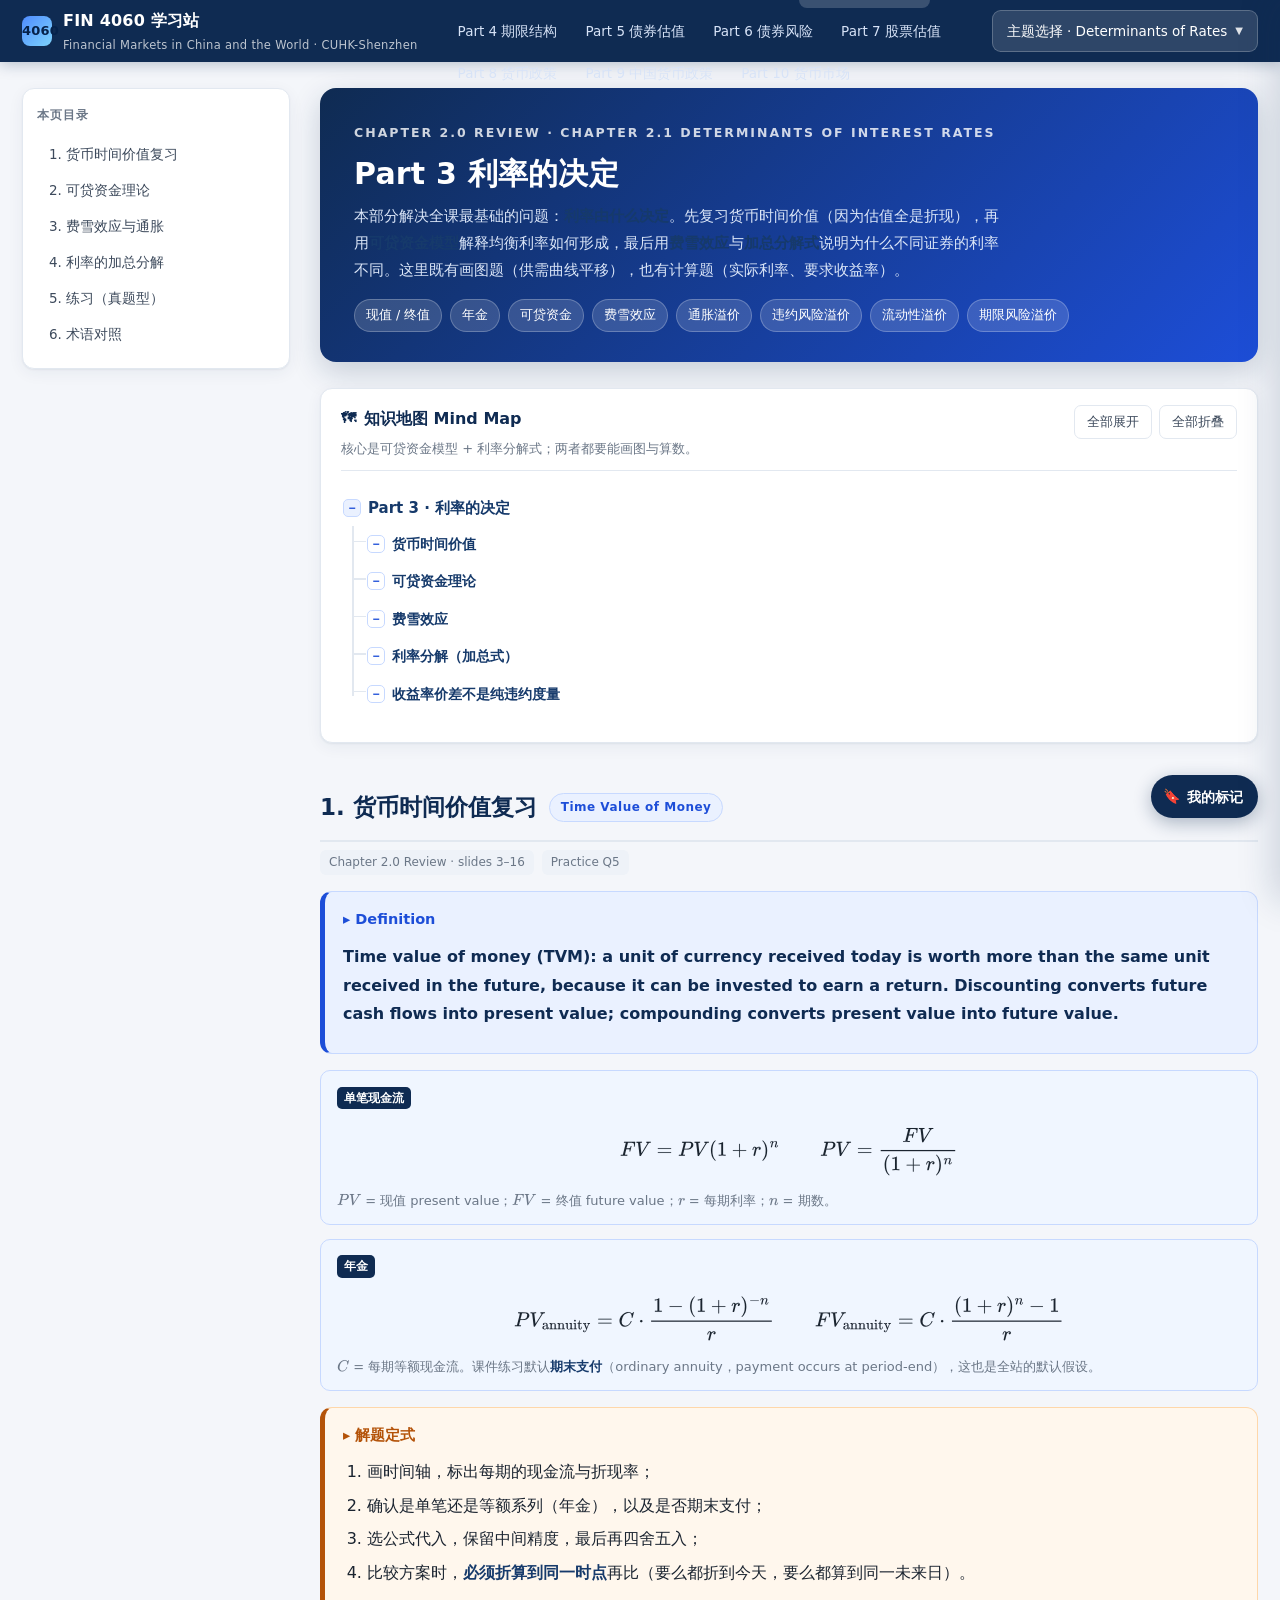
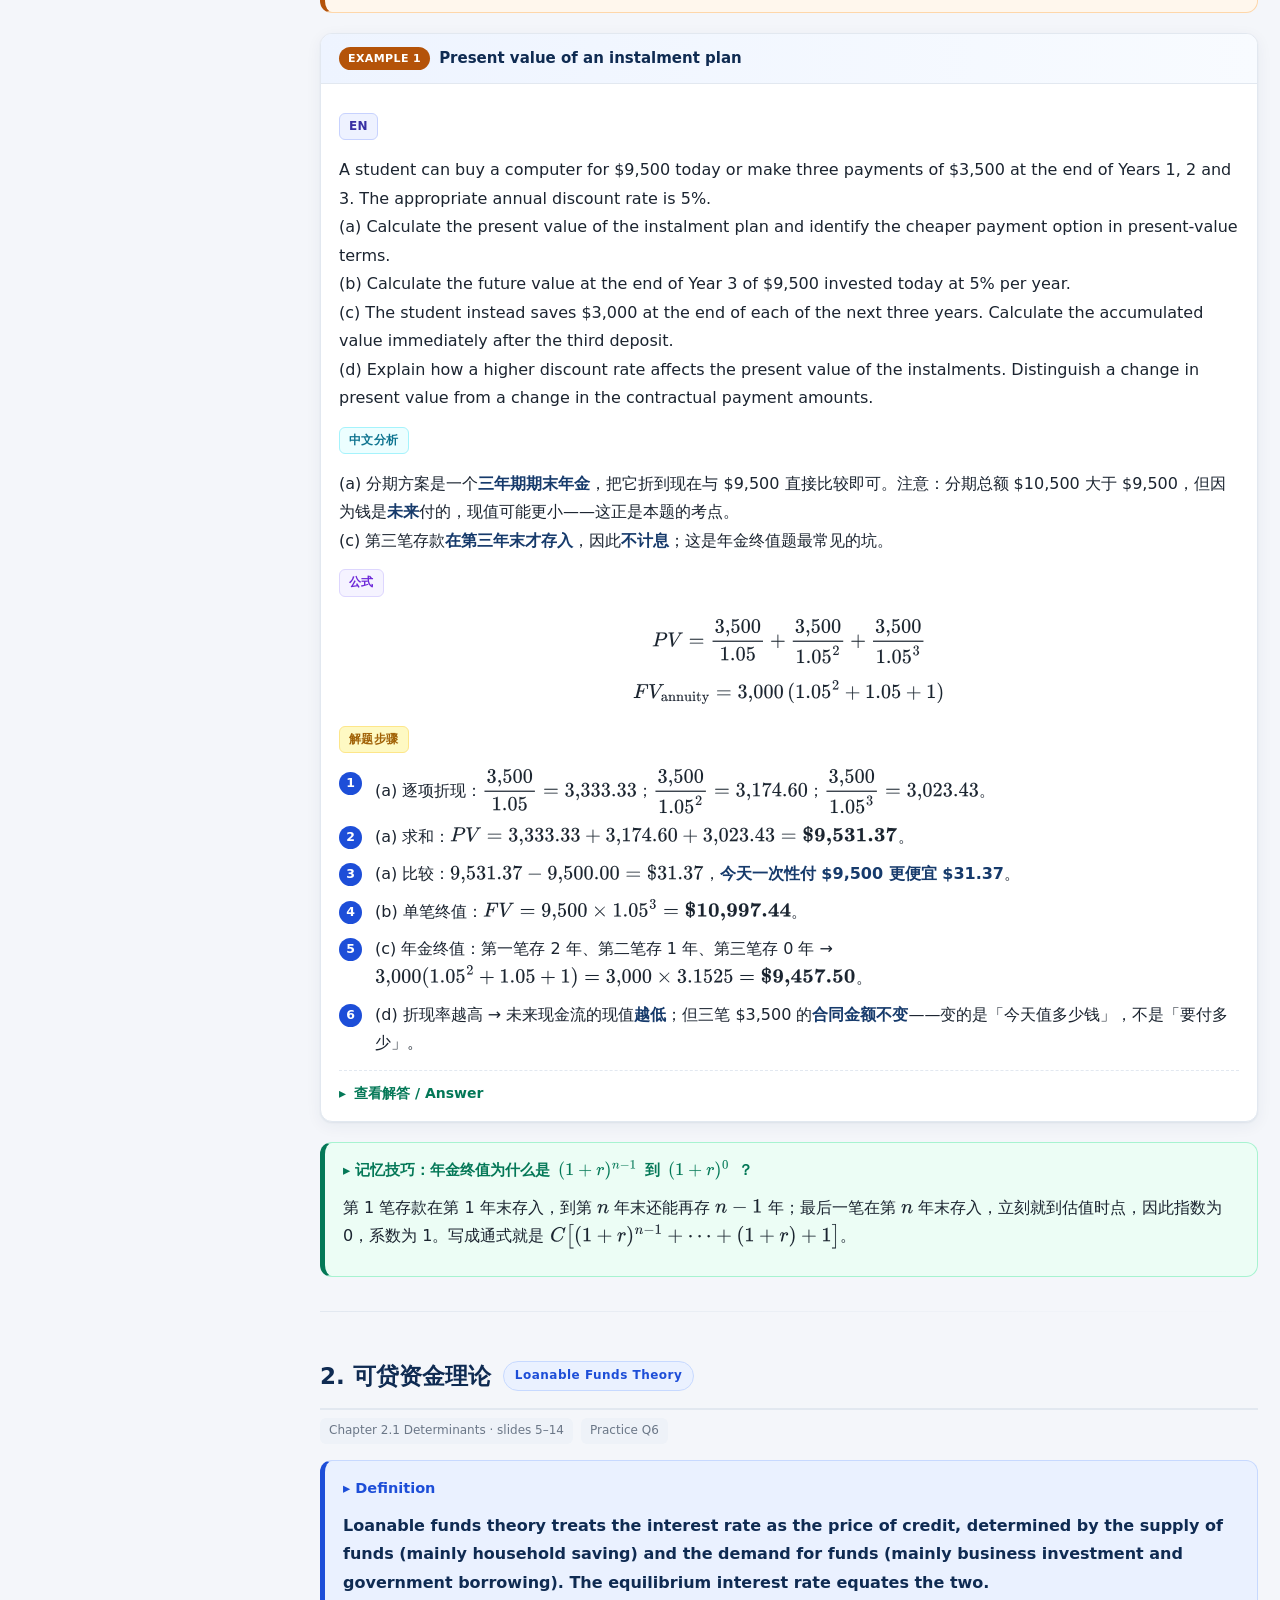
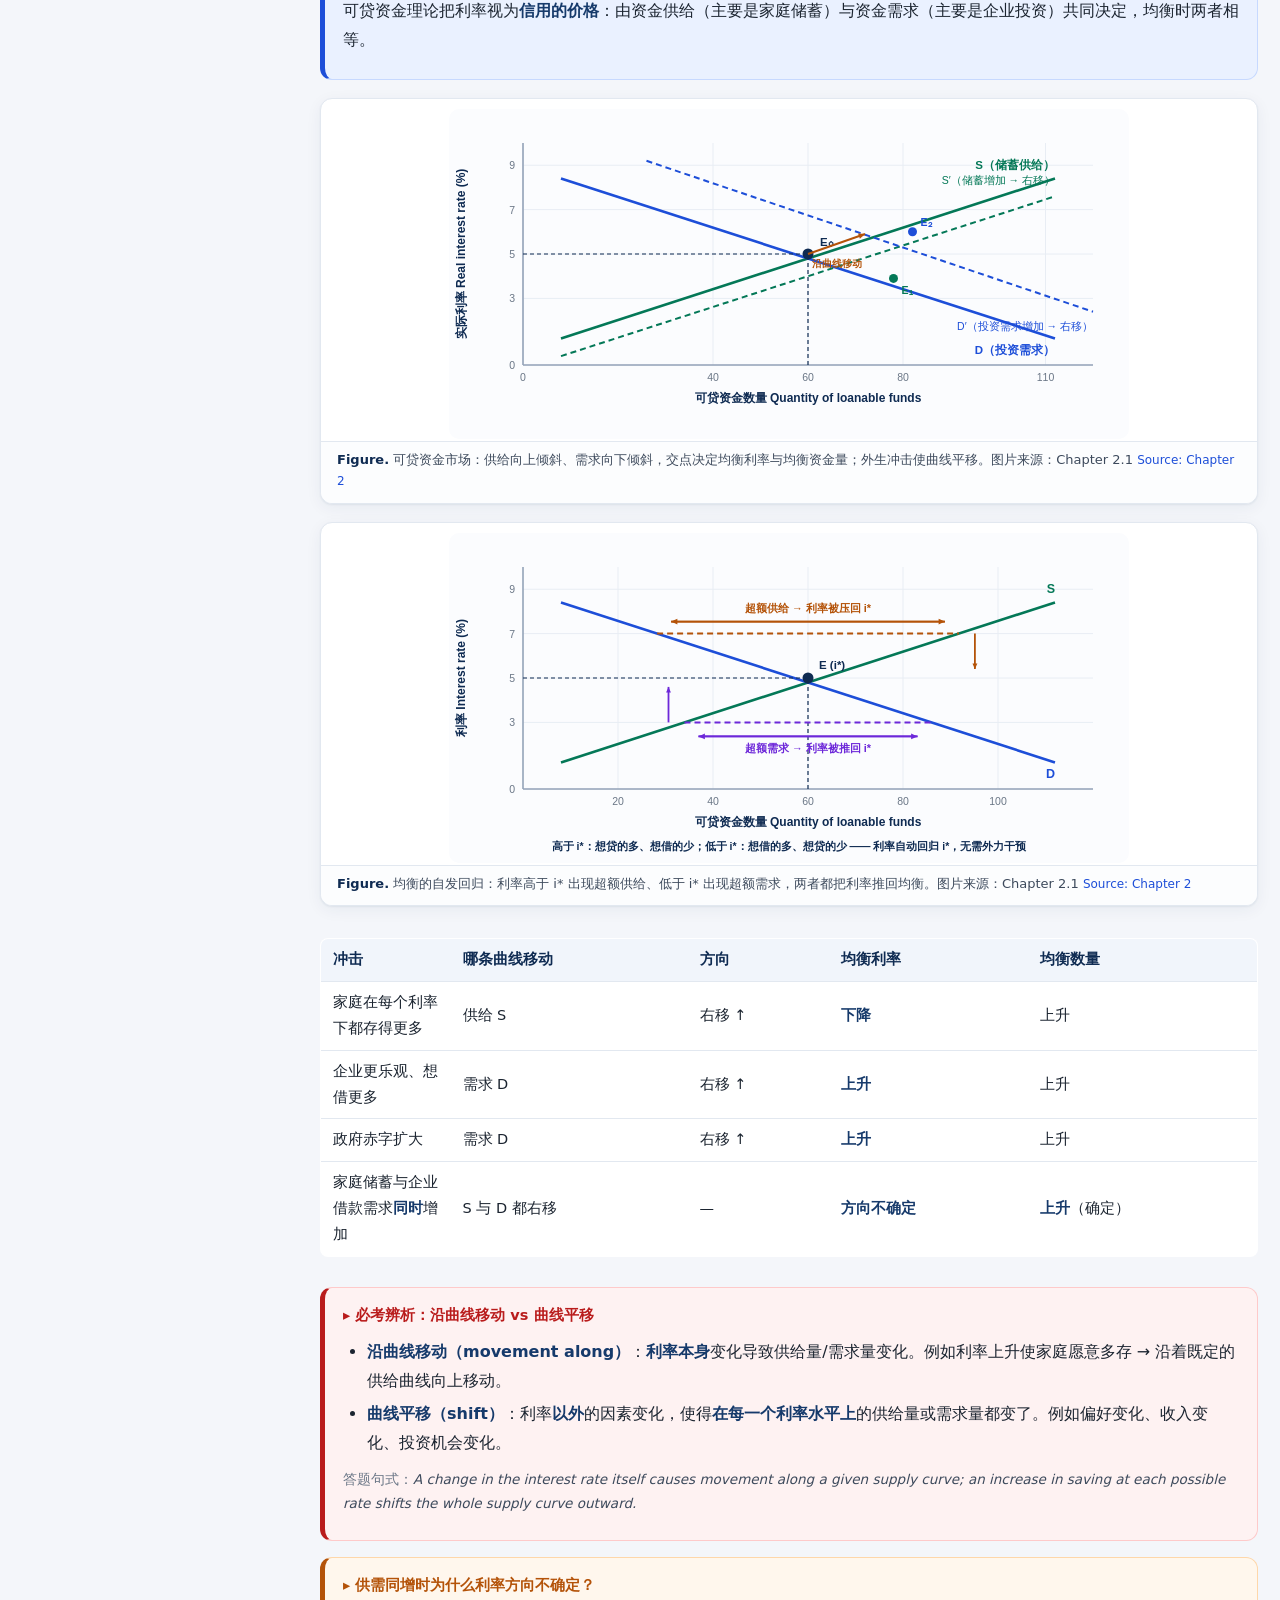
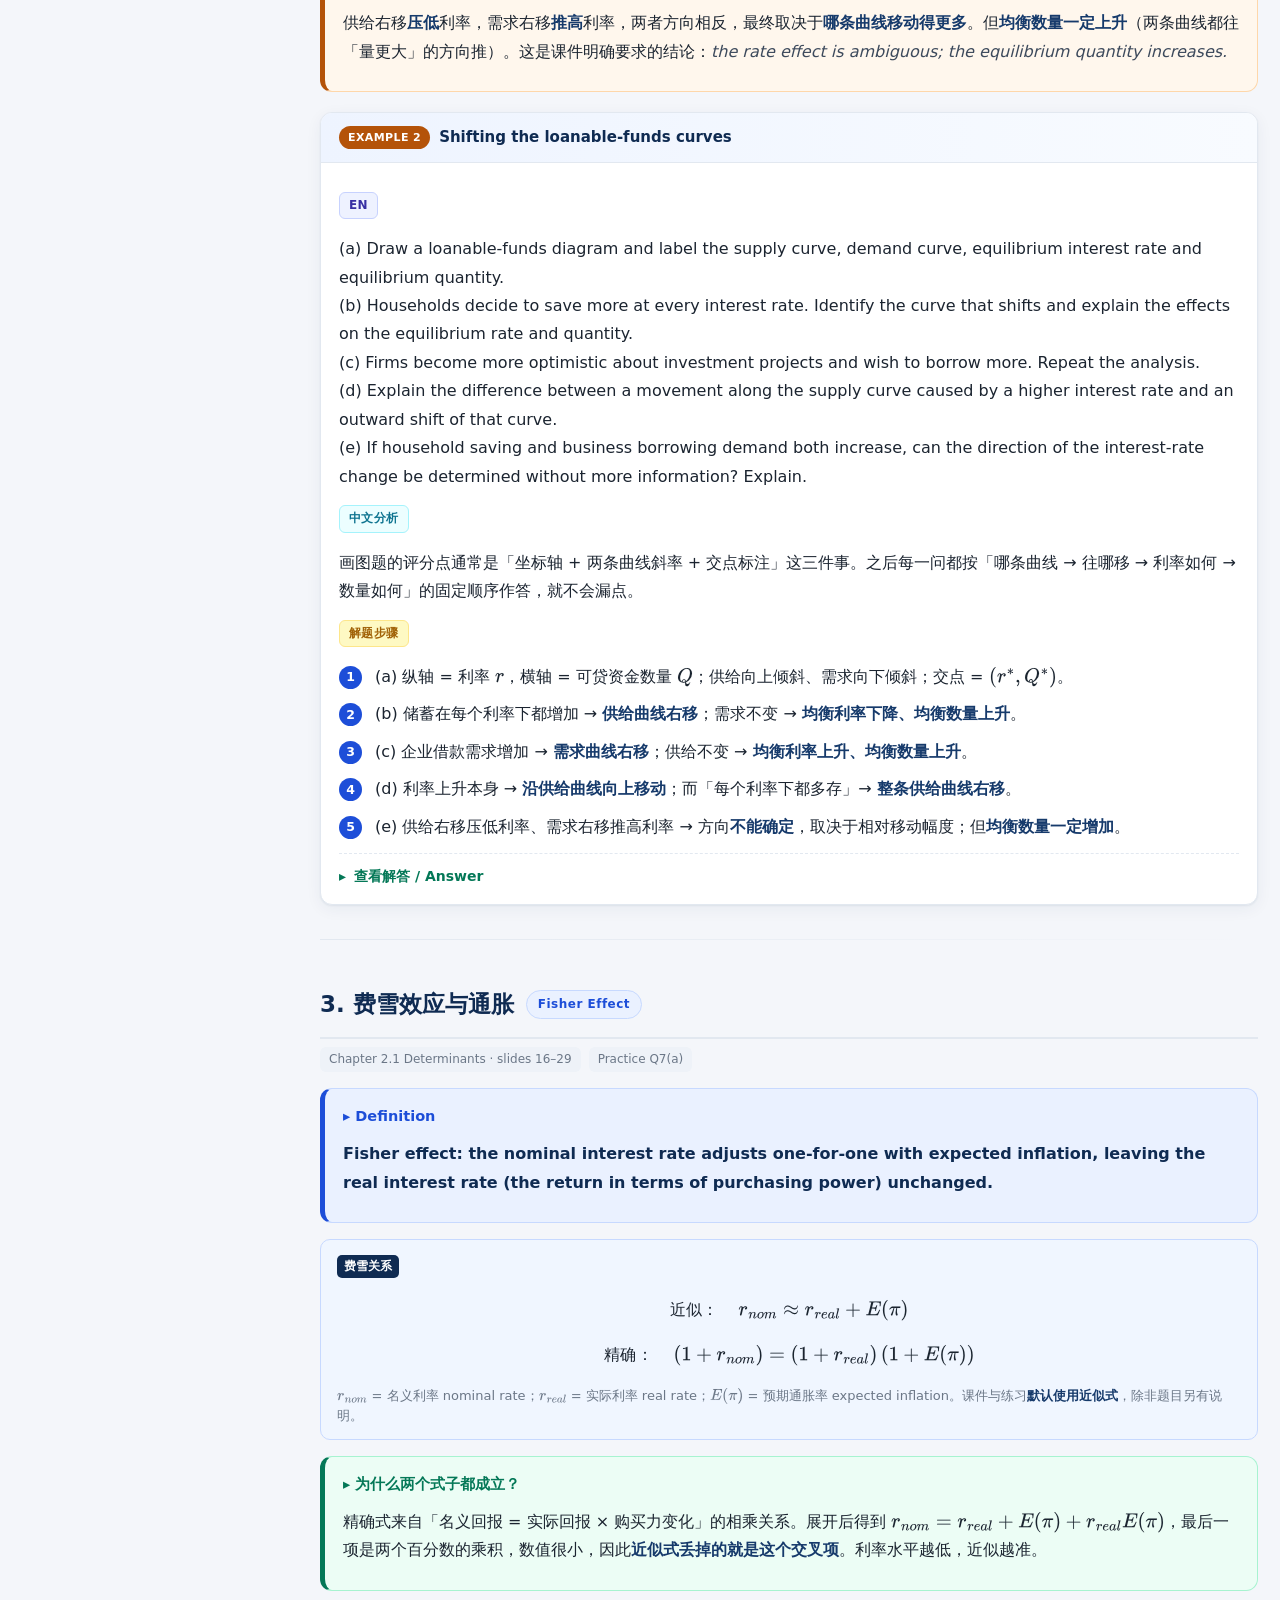
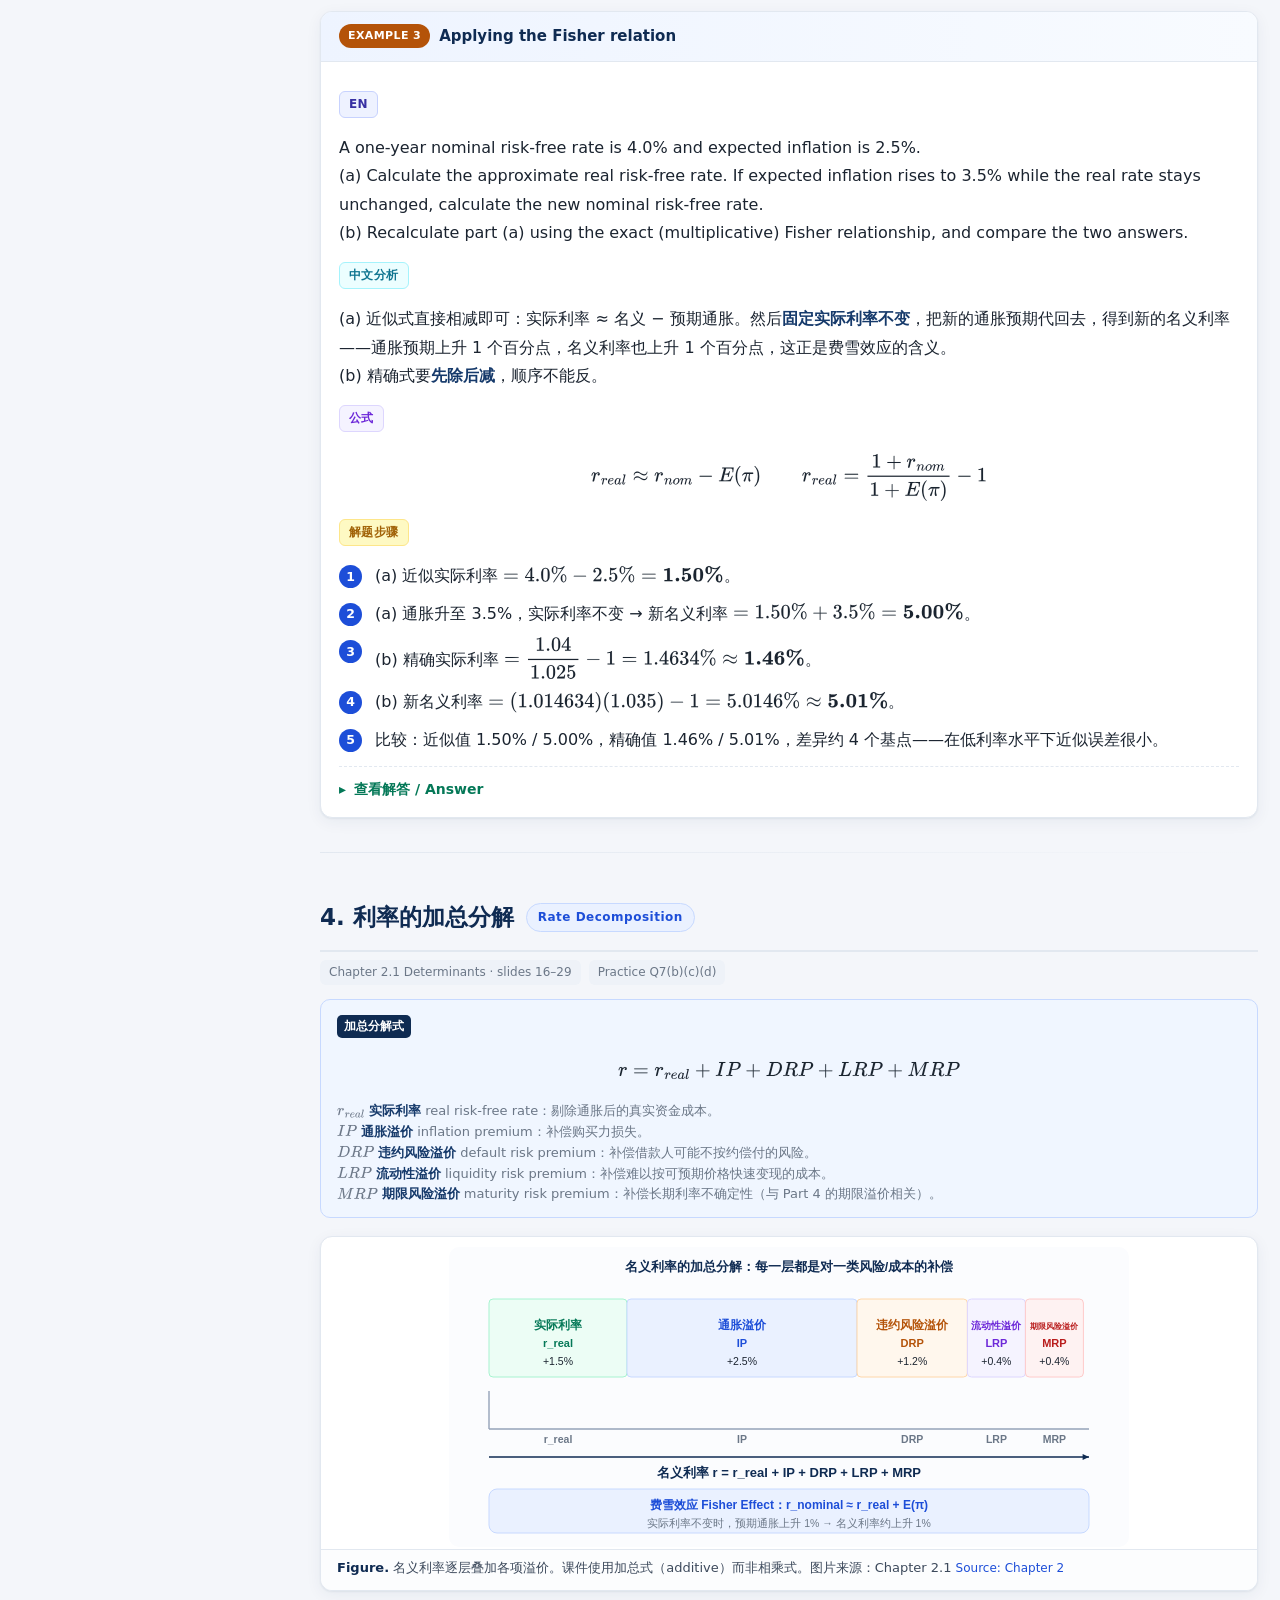
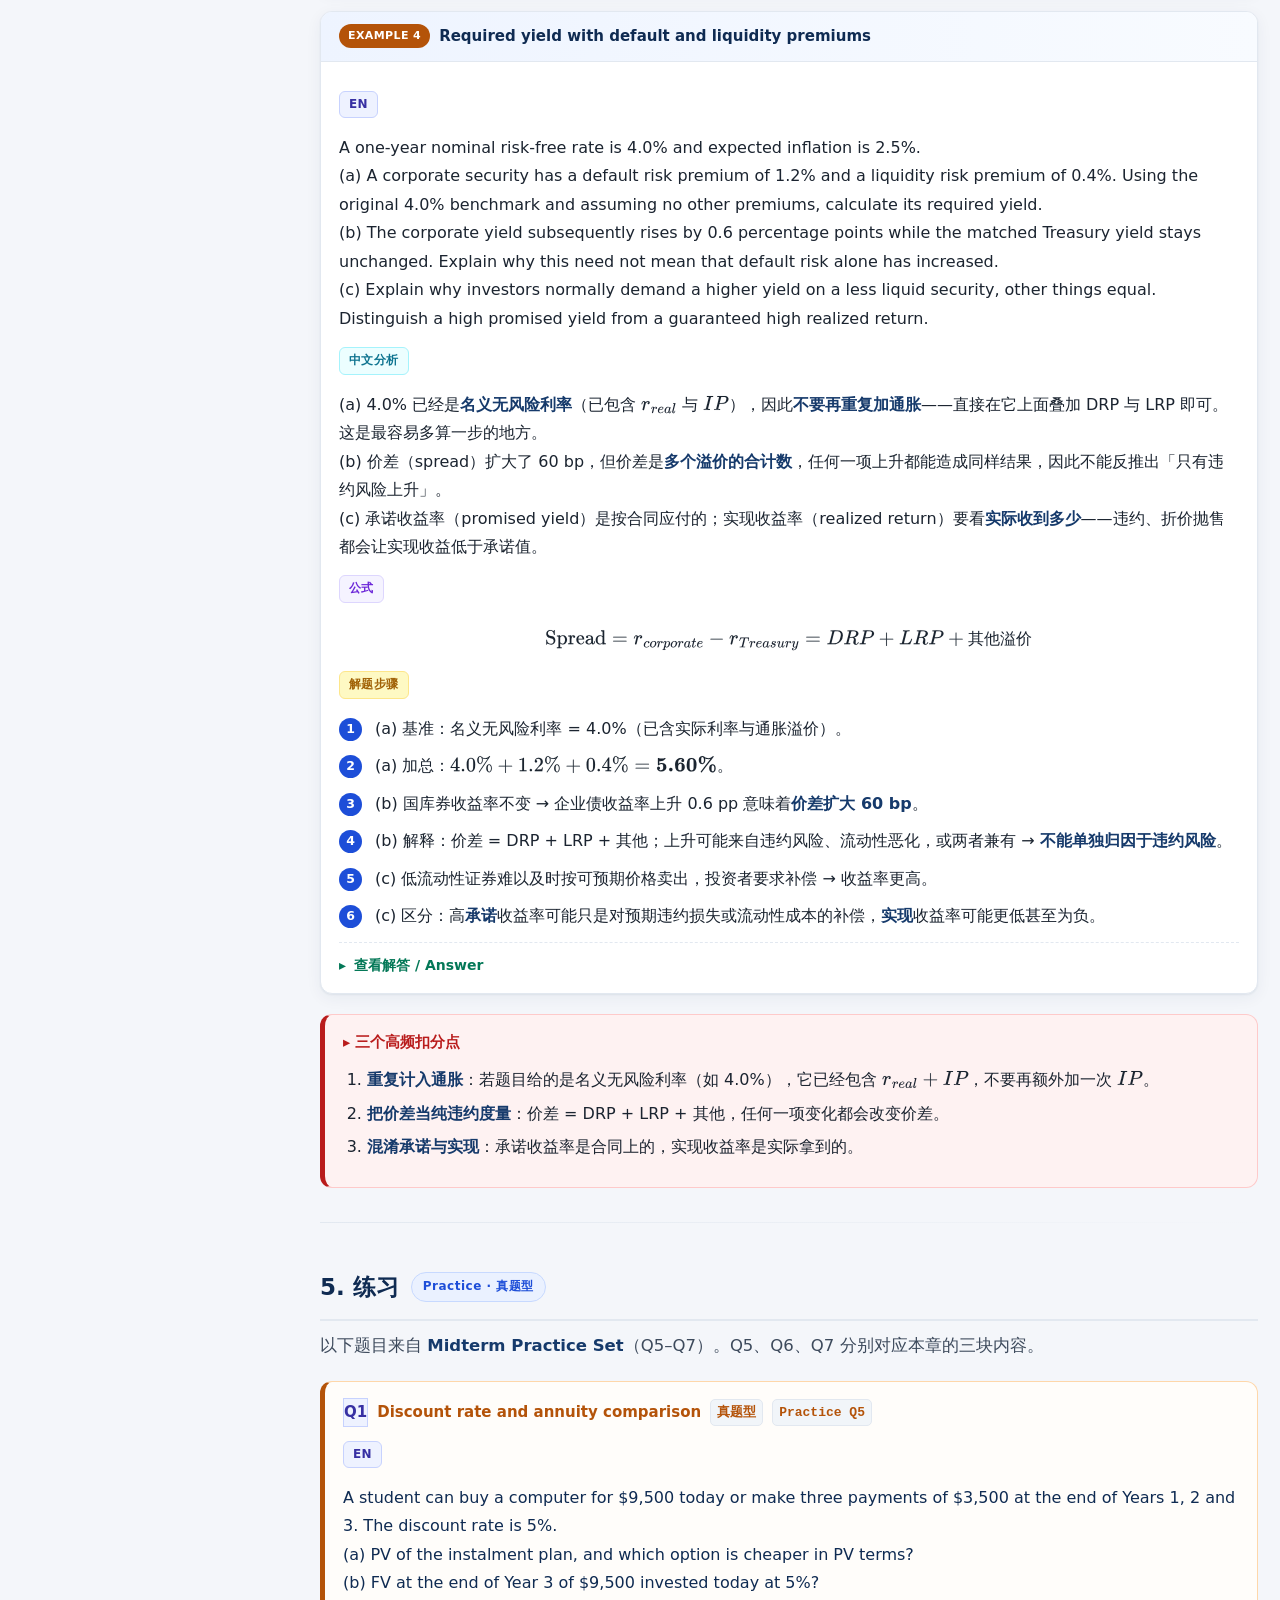
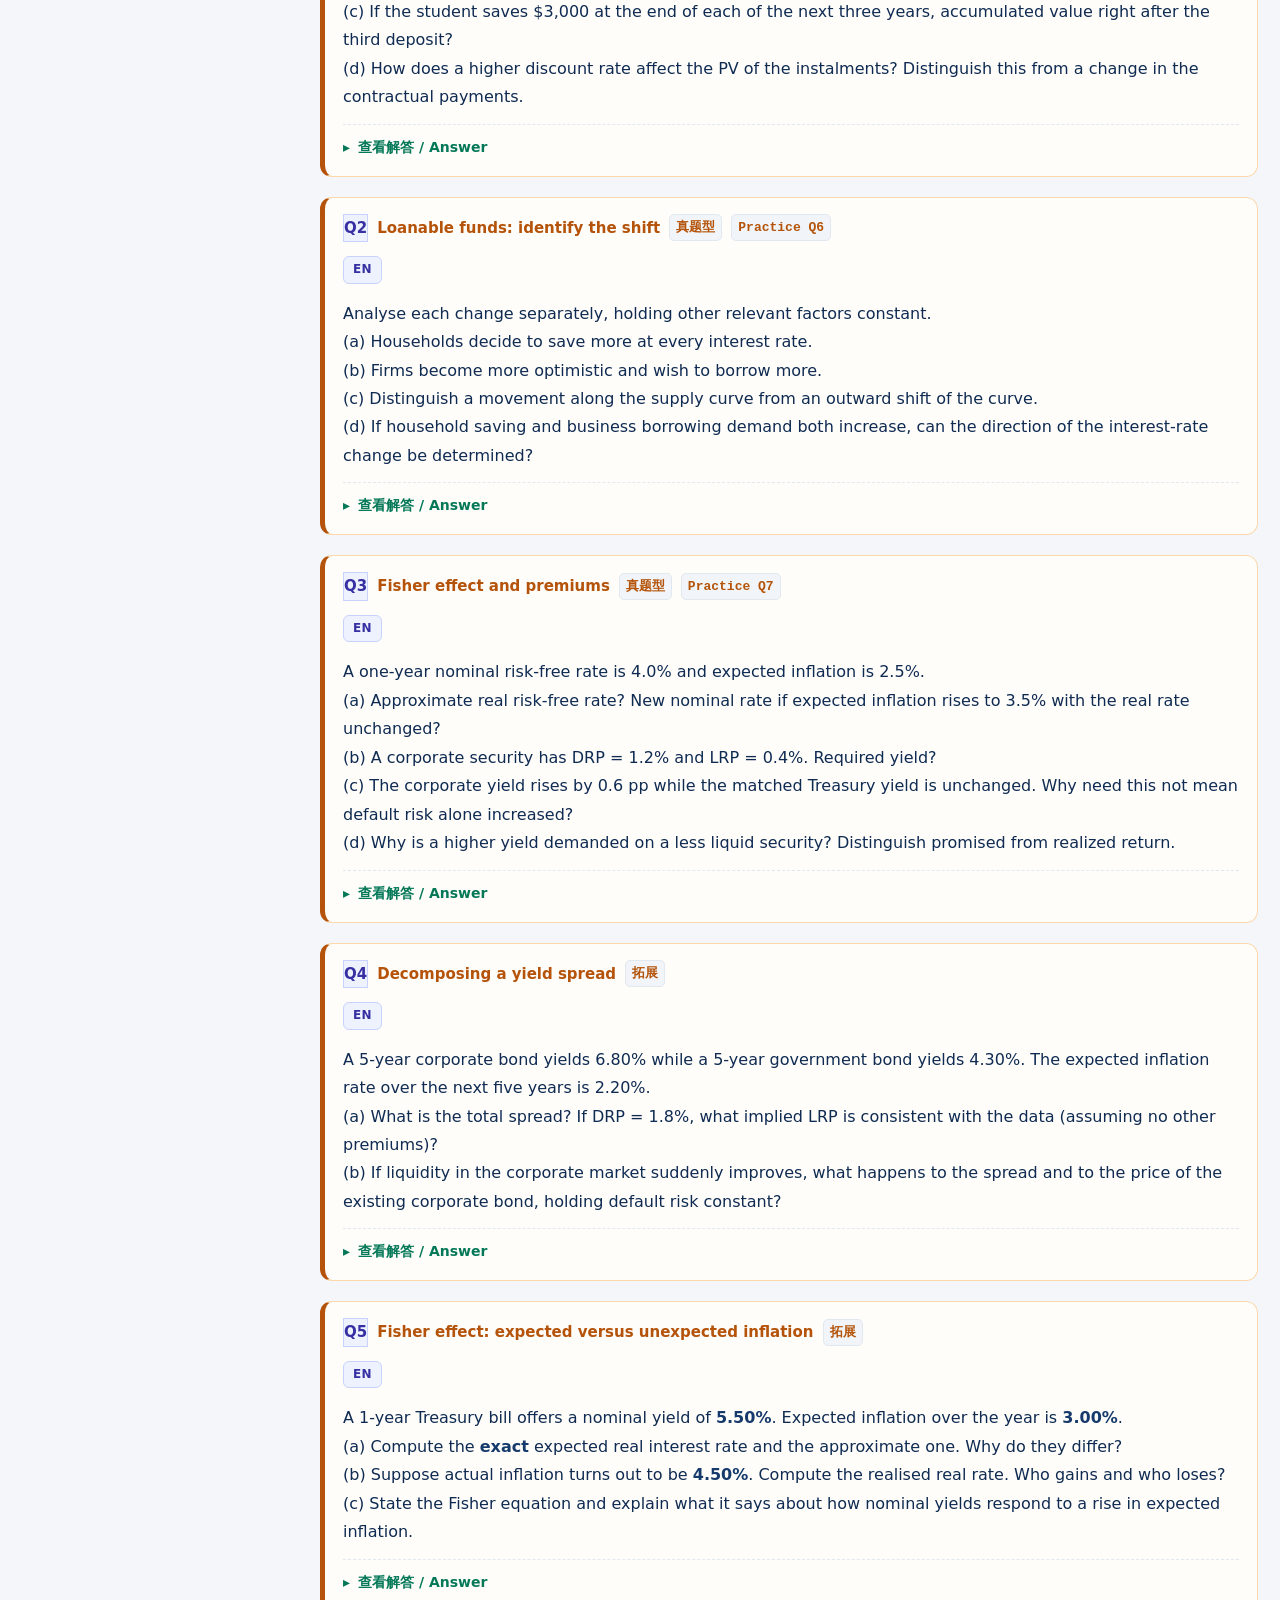
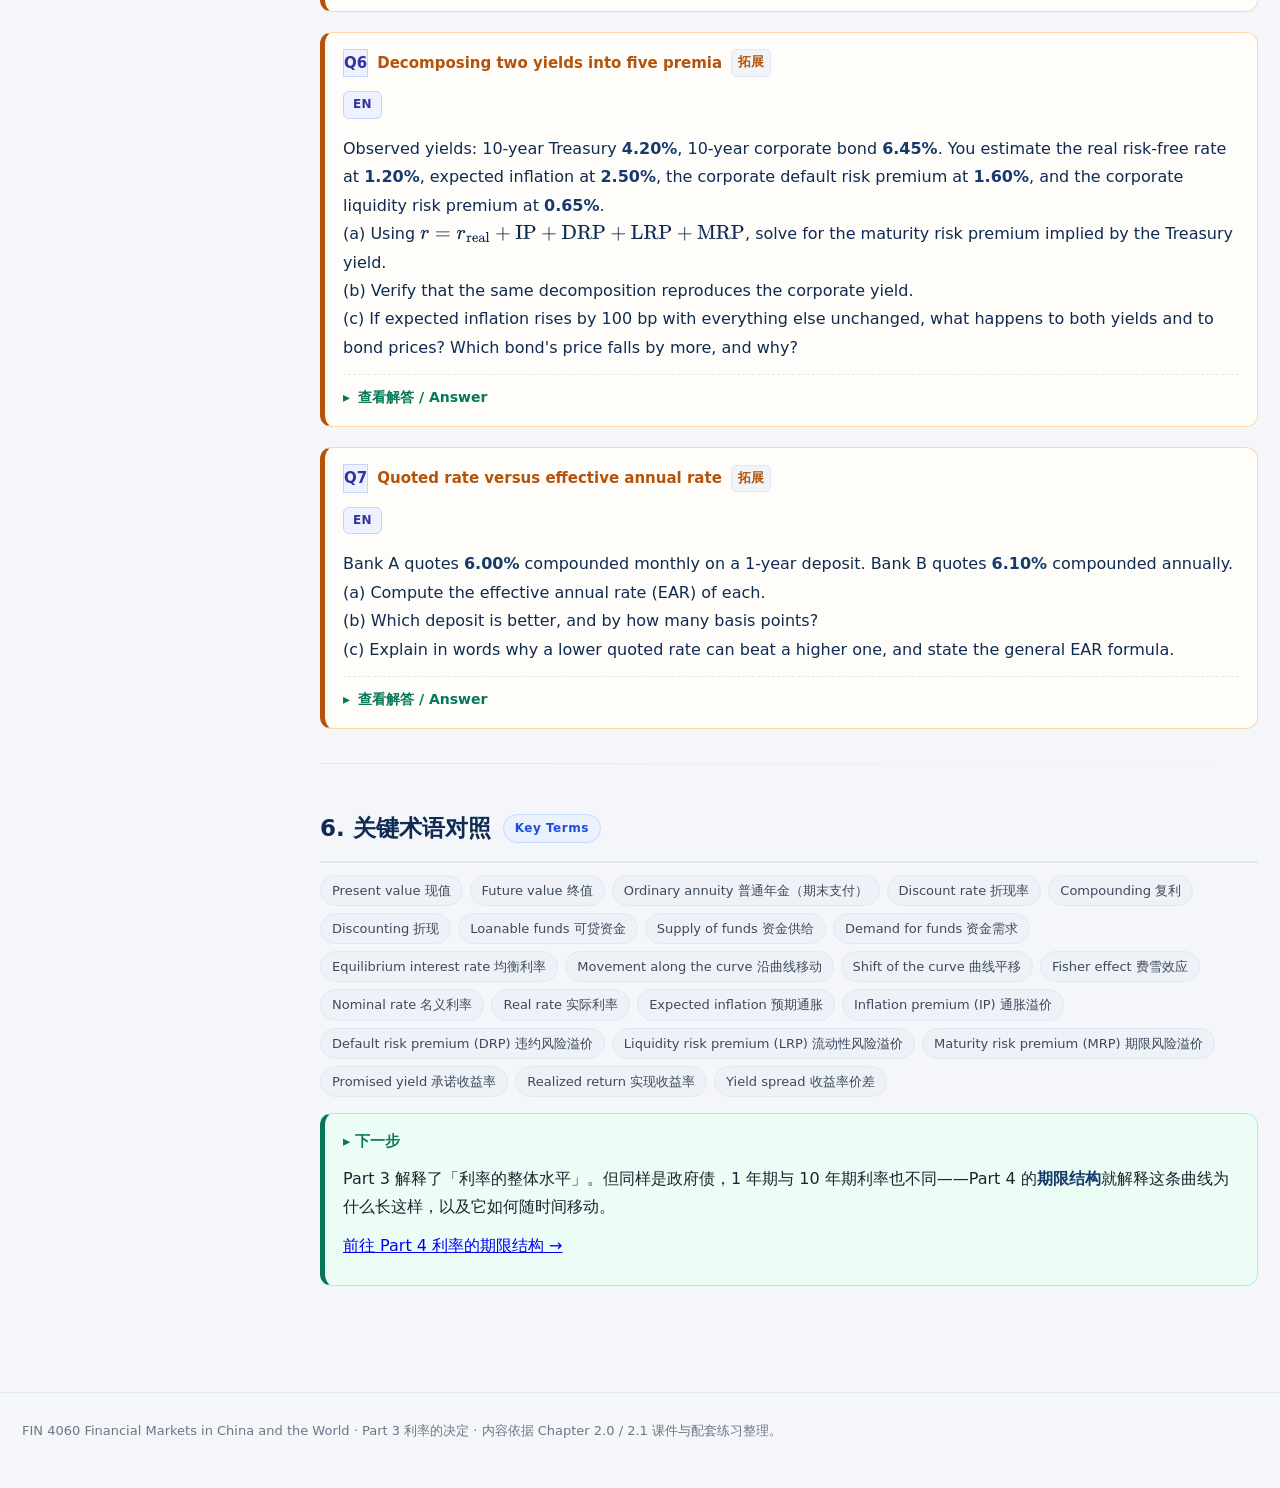
<file: part3-interest-rates.html>
<!DOCTYPE html>
<html lang="zh-CN">
<head>
<meta charset="UTF-8">
<meta name="viewport" content="width=device-width, initial-scale=1.0">
<title>Part 3 利率的决定 · FIN 4060 学习站</title>
<link rel="stylesheet" href="assets/style.css?v=20261027c">
<script>
window.MathJax = {
  tex: { inlineMath: [['\\(','\\)']], displayMath: [['\\[','\\]']] },
  svg: { fontCache: 'global' },
  options: { skipHtmlTags: ['script','noscript','style','textarea','pre','code'] }
};
</script>
<script src="assets/tex-mml-svg.js" id="MathJax-script" async></script>
<script>
(function () {
  function loadCdn() {
    if (window.MathJax && window.MathJax.startup) return;
    var s = document.createElement('script');
    s.src = 'https://cdn.jsdelivr.net/npm/mathjax@3.2.2/es5/tex-mml-svg.js';
    s.async = true;
    document.head.appendChild(s);
  }
  window.addEventListener('load', function () { setTimeout(loadCdn, 400); });
})();
</script>
    <script src="assets/figures.js?v=20261024b"></script>
    <script src="assets/mindmap.js"></script>
    <script src="assets/marks.js?v=20261027d"></script>
</head>
<body data-page="part3" data-root="">

<header id="site-topbar"></header>

<div class="layout">
  <aside class="toc" id="site-toc"></aside>
  <main>

    <div class="hero">
      <div class="kicker">Chapter 2.0 Review · Chapter 2.1 Determinants of Interest Rates</div>
      <h1>Part 3 利率的决定</h1>
      <p>本部分解决全课最基础的问题：<strong>利率由什么决定</strong>。先复习货币时间价值（因为估值全是折现），再用<strong>可贷资金模型</strong>解释均衡利率如何形成，最后用<strong>费雪效应</strong>与<strong>加总分解式</strong>说明为什么不同证券的利率不同。这里既有画图题（供需曲线平移），也有计算题（实际利率、要求收益率）。</p>
      <div class="tags">
        <span>现值 / 终值</span><span>年金</span><span>可贷资金</span><span>费雪效应</span><span>通胀溢价</span><span>违约风险溢价</span><span>流动性溢价</span><span>期限风险溢价</span>
      </div>
    </div>

    <div id="mindmap-host"></div>

    <!-- ============ 1. TVM ============ -->
    <section id="s1">
      <h2 class="sec" data-short="1. 货币时间价值复习">1. 货币时间价值复习 <span class="badge">Time Value of Money</span></h2>
      <div class="lec-meta"><span>Chapter 2.0 Review · slides 3–16</span><span>Practice Q5</span></div>

      <div class="box def">
        <div class="box-title">▸ Definition</div>
        <p><span class="en"><b>Time value of money (TVM)</b>: a unit of currency received today is worth more than the same unit received in the future, because it can be invested to earn a return. Discounting converts future cash flows into present value; compounding converts present value into future value.</span></p>
      </div>

      <div class="formula hi">
        <span class="tag">单笔现金流</span>
        \[ FV = PV(1+r)^n \qquad PV=\frac{FV}{(1+r)^n} \]
        <div class="fnote">\(PV\) = 现值 present value；\(FV\) = 终值 future value；\(r\) = 每期利率；\(n\) = 期数。</div>
      </div>

      <div class="formula hi">
        <span class="tag">年金</span>
        \[ PV_{\text{annuity}} = C\cdot\frac{1-(1+r)^{-n}}{r} \qquad FV_{\text{annuity}} = C\cdot\frac{(1+r)^n-1}{r} \]
        <div class="fnote">\(C\) = 每期等额现金流。课件练习默认<strong>期末支付</strong>（ordinary annuity，payment occurs at period-end），这也是全站的默认假设。</div>
      </div>

      <div class="box key">
        <div class="box-title">▸ 解题定式</div>
        <ol>
          <li>画时间轴，标出每期的现金流与折现率；</li>
          <li>确认是单笔还是等额系列（年金），以及是否期末支付；</li>
          <li>选公式代入，保留中间精度，最后再四舍五入；</li>
          <li>比较方案时，<strong>必须折算到同一时点</strong>再比（要么都折到今天，要么都算到同一未来日）。</li>
        </ol>
      </div>

      <div class="example">
        <div class="ex-head"><span class="pill q">EXAMPLE 1</span> Present value of an instalment plan</div>
        <div class="ex-body">
          <div class="q-block">
            <span class="lbl lbl-en">EN</span>
            <p class="en-q">A student can buy a computer for $9,500 today or make three payments of $3,500 at the end of Years 1, 2 and 3. The appropriate annual discount rate is 5%.
            <br>(a) Calculate the present value of the instalment plan and identify the cheaper payment option in present-value terms.
            <br>(b) Calculate the future value at the end of Year 3 of $9,500 invested today at 5% per year.
            <br>(c) The student instead saves $3,000 at the end of each of the next three years. Calculate the accumulated value immediately after the third deposit.
            <br>(d) Explain how a higher discount rate affects the present value of the instalments. Distinguish a change in present value from a change in the contractual payment amounts.</p>
          </div>

          <div class="q-block">
            <span class="lbl lbl-cn">中文分析</span>
            <p>(a) 分期方案是一个<strong>三年期期末年金</strong>，把它折到现在与 $9,500 直接比较即可。注意：分期总额 $10,500 大于 $9,500，但因为钱是<strong>未来</strong>付的，现值可能更小——这正是本题的考点。
            <br>(c) 第三笔存款<strong>在第三年末才存入</strong>，因此<strong>不计息</strong>；这是年金终值题最常见的坑。</p>
          </div>

          <div class="q-block">
            <span class="lbl lbl-fml">公式</span>
            \[ PV = \frac{3{,}500}{1.05}+\frac{3{,}500}{1.05^2}+\frac{3{,}500}{1.05^3} \]
            \[ FV_{\text{annuity}} = 3{,}000\,(1.05^2+1.05+1) \]
          </div>

          <div class="q-block">
            <span class="lbl lbl-step">解题步骤</span>
            <ol class="steps">
              <li>(a) 逐项折现：\(\dfrac{3{,}500}{1.05}=3{,}333.33\)；\(\dfrac{3{,}500}{1.05^2}=3{,}174.60\)；\(\dfrac{3{,}500}{1.05^3}=3{,}023.43\)。</li>
              <li>(a) 求和：\(PV=3{,}333.33+3{,}174.60+3{,}023.43=\mathbf{\$9{,}531.37}\)。</li>
              <li>(a) 比较：\(9{,}531.37-9{,}500.00=\$31.37\)，<strong>今天一次性付 $9,500 更便宜 \$31.37</strong>。</li>
              <li>(b) 单笔终值：\(FV=9{,}500\times1.05^3=\mathbf{\$10{,}997.44}\)。</li>
              <li>(c) 年金终值：第一笔存 2 年、第二笔存 1 年、第三笔存 0 年 → \(3{,}000(1.05^2+1.05+1)=3{,}000\times3.1525=\mathbf{\$9{,}457.50}\)。</li>
              <li>(d) 折现率越高 → 未来现金流的现值<strong>越低</strong>；但三笔 $3,500 的<strong>合同金额不变</strong>——变的是「今天值多少钱」，不是「要付多少」。</li>
            </ol>
          </div>

          <details class="answer">
            <summary>查看解答 / Answer</summary>
            <div class="ans-body">
              <div class="q-block">
                <span class="lbl lbl-ans">EN Answer</span>
                <p>(a) \(PV=3{,}500/1.05+3{,}500/1.05^2+3{,}500/1.05^3=\mathbf{\$9{,}531.37}\). Paying \$9,500 today is cheaper by <b>\$31.37</b> in present-value terms.
                <br>(b) \(FV=9{,}500\times1.05^3=\mathbf{\$10{,}997.44}\).
                <br>(c) The first deposit earns two years of interest, the second one year and the final deposit none: \(FV=3{,}000(1.05^2+1.05+1)=\mathbf{\$9{,}457.50}\).
                <br>(d) A higher discount rate <b>lowers</b> the present value of the future instalments. It changes their value today, not the three contractual payments of \$3,500 each.</p>
              </div>
              <div class="q-block">
                <span class="lbl lbl-ans">中文答案</span>
                <p>(a) 分期方案现值 <strong>\$9,531.37</strong>，一次性付 <strong>\$9,500</strong> 更便宜（省 \$31.37）。
                <br>(b) 终值 <strong>\$10,997.44</strong>；(c) 三年后累计 <strong>\$9,457.50</strong>。
                <br>(d) 折现率上升 → 分期现值下降，但合同付款额 \$3,500 × 3 <strong>不变</strong>。
                <br>两个易错点：①(c) 中最后一笔存款不计息；②(a) 的比较必须在<strong>同一时点</strong>进行。</p>
              </div>
            </div>
          </details>
        </div>
      </div>

      <div class="box tip">
        <div class="box-title">▸ 记忆技巧：年金终值为什么是 \((1+r)^{n-1}\) 到 \((1+r)^0\)？</div>
        <p>第 1 笔存款在第 1 年末存入，到第 \(n\) 年末还能再存 \(n-1\) 年；最后一笔在第 \(n\) 年末存入，立刻就到估值时点，因此指数为 0，系数为 1。写成通式就是 \(C\big[(1+r)^{n-1}+\cdots+(1+r)+1\big]\)。</p>
      </div>
    </section>

    <hr class="divider">

    <!-- ============ 2. 可贷资金 ============ -->
    <section id="s2">
      <h2 class="sec" data-short="2. 可贷资金理论">2. 可贷资金理论 <span class="badge">Loanable Funds Theory</span></h2>
      <div class="lec-meta"><span>Chapter 2.1 Determinants · slides 5–14</span><span>Practice Q6</span></div>

      <div class="box def">
        <div class="box-title">▸ Definition</div>
        <p><span class="en"><b>Loanable funds theory</b> treats the interest rate as the <b>price of credit</b>, determined by the supply of funds (mainly household saving) and the demand for funds (mainly business investment and government borrowing). The equilibrium interest rate equates the two.</span><br>
        可贷资金理论把利率视为<strong>信用的价格</strong>：由资金供给（主要是家庭储蓄）与资金需求（主要是企业投资）共同决定，均衡时两者相等。</p>
      </div>

      <div data-fig="loanableFunds" data-cap="可贷资金市场：供给向上倾斜、需求向下倾斜，交点决定均衡利率与均衡资金量；外生冲击使曲线平移。图片来源：Chapter 2.1" data-src="Chapter 2"></div>
      <div data-fig="loanableAdjust" data-cap="均衡的自发回归：利率高于 i* 出现超额供给、低于 i* 出现超额需求，两者都把利率推回均衡。图片来源：Chapter 2.1" data-src="Chapter 2"></div>

      <div class="tablewrap">
      <table class="data">
        <thead><tr><th style="width:130px;">冲击</th><th>哪条曲线移动</th><th>方向</th><th>均衡利率</th><th>均衡数量</th></tr></thead>
        <tbody>
          <tr><td>家庭在每个利率下都存得更多</td><td>供给 S</td><td>右移 ↑</td><td><strong>下降</strong></td><td>上升</td></tr>
          <tr><td>企业更乐观、想借更多</td><td>需求 D</td><td>右移 ↑</td><td><strong>上升</strong></td><td>上升</td></tr>
          <tr><td>政府赤字扩大</td><td>需求 D</td><td>右移 ↑</td><td><strong>上升</strong></td><td>上升</td></tr>
          <tr><td>家庭储蓄与企业借款需求<strong>同时</strong>增加</td><td>S 与 D 都右移</td><td>—</td><td><strong>方向不确定</strong></td><td><strong>上升</strong>（确定）</td></tr>
        </tbody>
      </table>
      </div>

      <div class="box warn">
        <div class="box-title">▸ 必考辨析：沿曲线移动 vs 曲线平移</div>
        <ul>
          <li><strong>沿曲线移动（movement along）</strong>：<strong>利率本身</strong>变化导致供给量/需求量变化。例如利率上升使家庭愿意多存 → 沿着既定的供给曲线向上移动。</li>
          <li><strong>曲线平移（shift）</strong>：利率<strong>以外</strong>的因素变化，使得<strong>在每一个利率水平上</strong>的供给量或需求量都变了。例如偏好变化、收入变化、投资机会变化。</li>
        </ul>
        <p class="muted">答题句式：<em>A change in the interest rate itself causes movement along a given supply curve; an increase in saving at each possible rate shifts the whole supply curve outward.</em></p>
      </div>

      <div class="box key">
        <div class="box-title">▸ 供需同增时为什么利率方向不确定？</div>
        <p>供给右移<strong>压低</strong>利率，需求右移<strong>推高</strong>利率，两者方向相反，最终取决于<strong>哪条曲线移动得更多</strong>。但<strong>均衡数量一定上升</strong>（两条曲线都往「量更大」的方向推）。这是课件明确要求的结论：<em>the rate effect is ambiguous; the equilibrium quantity increases.</em></p>
      </div>

      <div class="example">
        <div class="ex-head"><span class="pill q">EXAMPLE 2</span> Shifting the loanable-funds curves</div>
        <div class="ex-body">
          <div class="q-block">
            <span class="lbl lbl-en">EN</span>
            <p class="en-q">(a) Draw a loanable-funds diagram and label the supply curve, demand curve, equilibrium interest rate and equilibrium quantity.
            <br>(b) Households decide to save more at every interest rate. Identify the curve that shifts and explain the effects on the equilibrium rate and quantity.
            <br>(c) Firms become more optimistic about investment projects and wish to borrow more. Repeat the analysis.
            <br>(d) Explain the difference between a movement along the supply curve caused by a higher interest rate and an outward shift of that curve.
            <br>(e) If household saving and business borrowing demand both increase, can the direction of the interest-rate change be determined without more information? Explain.</p>
          </div>

          <div class="q-block">
            <span class="lbl lbl-cn">中文分析</span>
            <p>画图题的评分点通常是「坐标轴 + 两条曲线斜率 + 交点标注」这三件事。之后每一问都按「哪条曲线 → 往哪移 → 利率如何 → 数量如何」的固定顺序作答，就不会漏点。</p>
          </div>

          <div class="q-block">
            <span class="lbl lbl-step">解题步骤</span>
            <ol class="steps">
              <li>(a) 纵轴 = 利率 \(r\)，横轴 = 可贷资金数量 \(Q\)；供给向上倾斜、需求向下倾斜；交点 = \((r^*, Q^*)\)。</li>
              <li>(b) 储蓄在每个利率下都增加 → <strong>供给曲线右移</strong>；需求不变 → <strong>均衡利率下降、均衡数量上升</strong>。</li>
              <li>(c) 企业借款需求增加 → <strong>需求曲线右移</strong>；供给不变 → <strong>均衡利率上升、均衡数量上升</strong>。</li>
              <li>(d) 利率上升本身 → <strong>沿供给曲线向上移动</strong>；而「每个利率下都多存」→ <strong>整条供给曲线右移</strong>。</li>
              <li>(e) 供给右移压低利率、需求右移推高利率 → 方向<strong>不能确定</strong>，取决于相对移动幅度；但<strong>均衡数量一定增加</strong>。</li>
            </ol>
          </div>

          <details class="answer">
            <summary>查看解答 / Answer</summary>
            <div class="ans-body">
              <div class="q-block">
                <span class="lbl lbl-ans">EN Answer</span>
                <p>(a) Vertical axis = interest rate, horizontal axis = quantity of loanable funds; <b>supply slopes up</b>, <b>demand slopes down</b>; their intersection gives the equilibrium rate and quantity.
                <br>(b) Greater saving at every rate shifts <b>supply right</b>: the equilibrium interest rate <b>falls</b> and the quantity <b>rises</b>.
                <br>(c) Greater desired borrowing shifts <b>demand right</b>: both the equilibrium rate and quantity <b>rise</b>.
                <br>(d) A change in the interest rate itself causes <b>movement along</b> a given supply curve; an increase in saving at each possible rate <b>shifts the whole curve outward</b>.
                <br>(e) <b>No</b> — higher supply pushes the rate down while higher demand pushes it up; their relative shifts determine the result. In the standard model the equilibrium <b>quantity increases</b>.</p>
              </div>
              <div class="q-block">
                <span class="lbl lbl-ans">中文答案</span>
                <p>(a) 纵轴利率、横轴资金量，供给向上、需求向下，交点即均衡。(b) 储蓄增加 → 供给右移 → <strong>利率降、数量升</strong>。(c) 投资需求增加 → 需求右移 → <strong>利率升、数量升</strong>。(d) 利率变动 = 沿曲线移动；每个利率下都多存 = 曲线平移。(e) 利率方向<strong>不确定</strong>（取决于相对幅度），但<strong>数量一定增加</strong>。</p>
              </div>
            </div>
          </details>
        </div>
      </div>
    </section>

    <hr class="divider">

    <!-- ============ 3. 费雪效应 ============ -->
    <section id="s3">
      <h2 class="sec" data-short="3. 费雪效应与通胀">3. 费雪效应与通胀 <span class="badge">Fisher Effect</span></h2>
      <div class="lec-meta"><span>Chapter 2.1 Determinants · slides 16–29</span><span>Practice Q7(a)</span></div>

      <div class="box def">
        <div class="box-title">▸ Definition</div>
        <p><span class="en"><b>Fisher effect</b>: the nominal interest rate adjusts one-for-one with expected inflation, leaving the <b>real</b> interest rate (the return in terms of purchasing power) unchanged.</span></p>
      </div>

      <div class="formula hi">
        <span class="tag">费雪关系</span>
        \[ \text{近似：}\quad r_{nom} \approx r_{real} + E(\pi) \]
        \[ \text{精确：}\quad (1+r_{nom}) = (1+r_{real})\,(1+E(\pi)) \]
        <div class="fnote">\(r_{nom}\) = 名义利率 nominal rate；\(r_{real}\) = 实际利率 real rate；\(E(\pi)\) = 预期通胀率 expected inflation。课件与练习<strong>默认使用近似式</strong>，除非题目另有说明。</div>
      </div>

      <div class="box tip">
        <div class="box-title">▸ 为什么两个式子都成立？</div>
        <p>精确式来自「名义回报 = 实际回报 × 购买力变化」的相乘关系。展开后得到 \(r_{nom}=r_{real}+E(\pi)+r_{real}E(\pi)\)，最后一项是两个百分数的乘积，数值很小，因此<strong>近似式丢掉的就是这个交叉项</strong>。利率水平越低，近似越准。</p>
      </div>

      <div class="example">
        <div class="ex-head"><span class="pill q">EXAMPLE 3</span> Applying the Fisher relation</div>
        <div class="ex-body">
          <div class="q-block">
            <span class="lbl lbl-en">EN</span>
            <p class="en-q">A one-year nominal risk-free rate is 4.0% and expected inflation is 2.5%.
            <br>(a) Calculate the approximate real risk-free rate. If expected inflation rises to 3.5% while the real rate stays unchanged, calculate the new nominal risk-free rate.
            <br>(b) Recalculate part (a) using the exact (multiplicative) Fisher relationship, and compare the two answers.</p>
          </div>

          <div class="q-block">
            <span class="lbl lbl-cn">中文分析</span>
            <p>(a) 近似式直接相减即可：实际利率 ≈ 名义 − 预期通胀。然后<strong>固定实际利率不变</strong>，把新的通胀预期代回去，得到新的名义利率——通胀预期上升 1 个百分点，名义利率也上升 1 个百分点，这正是费雪效应的含义。
            <br>(b) 精确式要<strong>先除后减</strong>，顺序不能反。</p>
          </div>

          <div class="q-block">
            <span class="lbl lbl-fml">公式</span>
            \[ r_{real}\approx r_{nom}-E(\pi) \qquad r_{real}=\frac{1+r_{nom}}{1+E(\pi)}-1 \]
          </div>

          <div class="q-block">
            <span class="lbl lbl-step">解题步骤</span>
            <ol class="steps">
              <li>(a) 近似实际利率 \(=4.0\%-2.5\%=\mathbf{1.50\%}\)。</li>
              <li>(a) 通胀升至 3.5%，实际利率不变 → 新名义利率 \(=1.50\%+3.5\%=\mathbf{5.00\%}\)。</li>
              <li>(b) 精确实际利率 \(=\dfrac{1.04}{1.025}-1=1.4634\%\approx\mathbf{1.46\%}\)。</li>
              <li>(b) 新名义利率 \(=(1.014634)(1.035)-1=5.0146\%\approx\mathbf{5.01\%}\)。</li>
              <li>比较：近似值 1.50% / 5.00%，精确值 1.46% / 5.01%，差异约 4 个基点——在低利率水平下近似误差很小。</li>
            </ol>
          </div>

          <details class="answer">
            <summary>查看解答 / Answer</summary>
            <div class="ans-body">
              <div class="q-block">
                <span class="lbl lbl-ans">EN Answer</span>
                <p>(a) Approximate real risk-free rate = 4.0% − 2.5% = <b>1.50%</b>. With that real rate unchanged, the new nominal rate = 1.50% + 3.5% = <b>5.00%</b>.
                <br>(b) Exact: \(r_{real}=1.04/1.025-1=1.4634\%\); new nominal \(=(1.014634)(1.035)-1=\mathbf{5.0146\%}\). The approximation differs by only about 1.5 bp and 1.5 bp respectively at these low rates.</p>
              </div>
              <div class="q-block">
                <span class="lbl lbl-ans">中文答案</span>
                <p>(a) 近似实际利率 <strong>1.50%</strong>；通胀预期升至 3.5% 后名义利率 <strong>5.00%</strong>。
                <br>(b) 精确式：实际利率 <strong>1.4634%</strong>，新名义利率 <strong>5.0146%</strong>。两者差异很小（约 1–2 个基点）。
                <br>核心结论：<strong>实际利率不变时，预期通胀上升多少，名义利率就上升多少</strong>。</p>
              </div>
            </div>
          </details>
        </div>
      </div>
    </section>

    <hr class="divider">

    <!-- ============ 4. 利率分解 ============ -->
    <section id="s4">
      <h2 class="sec" data-short="4. 利率的加总分解">4. 利率的加总分解 <span class="badge">Rate Decomposition</span></h2>
      <div class="lec-meta"><span>Chapter 2.1 Determinants · slides 16–29</span><span>Practice Q7(b)(c)(d)</span></div>

      <div class="formula hi">
        <span class="tag">加总分解式</span>
        \[ r = r_{real} + IP + DRP + LRP + MRP \]
        <div class="fnote">
          \(r_{real}\) <strong>实际利率</strong> real risk-free rate：剔除通胀后的真实资金成本。<br>
          \(IP\) <strong>通胀溢价</strong> inflation premium：补偿购买力损失。<br>
          \(DRP\) <strong>违约风险溢价</strong> default risk premium：补偿借款人可能不按约偿付的风险。<br>
          \(LRP\) <strong>流动性溢价</strong> liquidity risk premium：补偿难以按可预期价格快速变现的成本。<br>
          \(MRP\) <strong>期限风险溢价</strong> maturity risk premium：补偿长期利率不确定性（与 Part 4 的期限溢价相关）。
        </div>
      </div>

      <div data-fig="rateDecomposition" data-cap="名义利率逐层叠加各项溢价。课件使用加总式（additive）而非相乘式。图片来源：Chapter 2.1" data-src="Chapter 2"></div>

      <div class="example">
        <div class="ex-head"><span class="pill q">EXAMPLE 4</span> Required yield with default and liquidity premiums</div>
        <div class="ex-body">
          <div class="q-block">
            <span class="lbl lbl-en">EN</span>
            <p class="en-q">A one-year nominal risk-free rate is 4.0% and expected inflation is 2.5%.
            <br>(a) A corporate security has a default risk premium of 1.2% and a liquidity risk premium of 0.4%. Using the original 4.0% benchmark and assuming no other premiums, calculate its required yield.
            <br>(b) The corporate yield subsequently rises by 0.6 percentage points while the matched Treasury yield stays unchanged. Explain why this need not mean that default risk alone has increased.
            <br>(c) Explain why investors normally demand a higher yield on a less liquid security, other things equal. Distinguish a high promised yield from a guaranteed high realized return.</p>
          </div>

          <div class="q-block">
            <span class="lbl lbl-cn">中文分析</span>
            <p>(a) 4.0% 已经是<strong>名义无风险利率</strong>（已包含 \(r_{real}\) 与 \(IP\)），因此<strong>不要再重复加通胀</strong>——直接在它上面叠加 DRP 与 LRP 即可。这是最容易多算一步的地方。
            <br>(b) 价差（spread）扩大了 60 bp，但价差是<strong>多个溢价的合计数</strong>，任何一项上升都能造成同样结果，因此不能反推出「只有违约风险上升」。
            <br>(c) 承诺收益率（promised yield）是按合同应付的；实现收益率（realized return）要看<strong>实际收到多少</strong>——违约、折价抛售都会让实现收益低于承诺值。</p>
          </div>

          <div class="q-block">
            <span class="lbl lbl-fml">公式</span>
            \[ \text{Spread} = r_{corporate} - r_{Treasury} = DRP + LRP + \text{其他溢价} \]
          </div>

          <div class="q-block">
            <span class="lbl lbl-step">解题步骤</span>
            <ol class="steps">
              <li>(a) 基准：名义无风险利率 = 4.0%（已含实际利率与通胀溢价）。</li>
              <li>(a) 加总：\(4.0\%+1.2\%+0.4\%=\mathbf{5.60\%}\)。</li>
              <li>(b) 国库券收益率不变 → 企业债收益率上升 0.6 pp 意味着<strong>价差扩大 60 bp</strong>。</li>
              <li>(b) 解释：价差 = DRP + LRP + 其他；上升可能来自违约风险、流动性恶化，或两者兼有 → <strong>不能单独归因于违约风险</strong>。</li>
              <li>(c) 低流动性证券难以及时按可预期价格卖出，投资者要求补偿 → 收益率更高。</li>
              <li>(c) 区分：高<strong>承诺</strong>收益率可能只是对预期违约损失或流动性成本的补偿，<strong>实现</strong>收益率可能更低甚至为负。</li>
            </ol>
          </div>

          <details class="answer">
            <summary>查看解答 / Answer</summary>
            <div class="ans-body">
              <div class="q-block">
                <span class="lbl lbl-ans">EN Answer</span>
                <p>(a) Required yield = 4.0% + 1.2% + 0.4% = <b>5.60%</b>.
                <br>(b) The spread over the matched Treasury rises by 0.6 pp (<b>60 bp</b>). The increase may reflect greater default risk, reduced liquidity, or both; a yield spread is <b>not a pure default-risk measure</b> unless other premiums are controlled for.
                <br>(c) An illiquid security may be hard to sell promptly at a predictable price, so investors demand compensation. A higher <b>promised</b> yield may partly compensate for expected default losses or other risks; the <b>realized</b> return can be lower, including negative.</p>
              </div>
              <div class="q-block">
                <span class="lbl lbl-ans">中文答案</span>
                <p>(a) <strong>5.60%</strong>（4.0% 基准已含通胀，不要再叠加通胀）。
                <br>(b) 价差扩大 <strong>60 bp</strong>；原因可能是违约风险、流动性或两者皆有，<strong>不能只归因于违约风险</strong>。
                <br>(c) 流动性差 → 要求更高收益率作为补偿；但高<strong>承诺</strong>收益率 ≠ 高<strong>实现</strong>收益率，后者可能因违约或折价抛售而更低。</p>
              </div>
            </div>
          </details>
        </div>
      </div>

      <div class="box warn">
        <div class="box-title">▸ 三个高频扣分点</div>
        <ol>
          <li><strong>重复计入通胀</strong>：若题目给的是名义无风险利率（如 4.0%），它已经包含 \(r_{real}+IP\)，不要再额外加一次 \(IP\)。</li>
          <li><strong>把价差当纯违约度量</strong>：价差 = DRP + LRP + 其他，任何一项变化都会改变价差。</li>
          <li><strong>混淆承诺与实现</strong>：承诺收益率是合同上的，实现收益率是实际拿到的。</li>
        </ol>
      </div>
    </section>

    <hr class="divider">

    <!-- ============ 5. 练习 ============ -->
    <section id="ex" data-exgroup>
      <h2 class="sec" data-short="5. 练习（真题型）">5. 练习 <span class="badge">Practice · 真题型</span></h2>
      <p class="lede">以下题目来自 <strong>Midterm Practice Set</strong>（Q5–Q7）。Q5、Q6、Q7 分别对应本章的三块内容。</p>

      <div class="exercise" data-ex>
        <div class="ex-title"><span class="lbl lbl-en">Q<span class="num"></span></span> Discount rate and annuity comparison <span class="kbd">真题型</span> <span class="kbd">Practice Q5</span></div>
        <div class="q-block">
          <span class="lbl lbl-en">EN</span>
          <p class="en-q">A student can buy a computer for $9,500 today or make three payments of $3,500 at the end of Years 1, 2 and 3. The discount rate is 5%.
          <br>(a) PV of the instalment plan, and which option is cheaper in PV terms?
          <br>(b) FV at the end of Year 3 of $9,500 invested today at 5%?
          <br>(c) If the student saves $3,000 at the end of each of the next three years, accumulated value right after the third deposit?
          <br>(d) How does a higher discount rate affect the PV of the instalments? Distinguish this from a change in the contractual payments.</p>
        </div>
        <details class="answer">
          <summary>查看解答 / Answer</summary>
          <div class="ans-body">
            <div class="q-block"><span class="lbl lbl-cn">中文分析</span><p>见本节 EXAMPLE 1。核心：分期是三年期末年金；最后一笔存款不计息；折现率变化只改变现值，不改变合同金额。</p></div>
            <ol class="steps">
              <li>(a) \(PV=\$9{,}531.37\)；一次性付 \$9,500 更便宜 \$31.37。</li>
              <li>(b) \(FV=9{,}500\times1.05^3=\$10{,}997.44\)。</li>
              <li>(c) \(3{,}000(1.05^2+1.05+1)=\$9{,}457.50\)。</li>
              <li>(d) 折现率上升 → 现值下降；三笔 \$3,500 的合同付款<strong>不变</strong>。</li>
            </ol>
            <div class="q-block"><span class="lbl lbl-ans">EN Answer</span><p>(a) PV = <b>\$9,531.37</b>; pay \$9,500 today, cheaper by <b>\$31.37</b>. (b) <b>\$10,997.44</b>. (c) <b>\$9,457.50</b>. (d) Higher discount rate <b>lowers</b> the PV; the contractual payments of \$3,500 each are unchanged.</p></div>
            <div class="q-block"><span class="lbl lbl-ans">中文答案</span><p>(a) <strong>\$9,531.37</strong>，一次性付更便宜 \$31.37；(b) <strong>\$10,997.44</strong>；(c) <strong>\$9,457.50</strong>；(d) 现值下降，合同金额不变。</p></div>
          </div>
        </details>
      </div>

      <div class="exercise" data-ex>
        <div class="ex-title"><span class="lbl lbl-en">Q<span class="num"></span></span> Loanable funds: identify the shift <span class="kbd">真题型</span> <span class="kbd">Practice Q6</span></div>
        <div class="q-block">
          <span class="lbl lbl-en">EN</span>
          <p class="en-q">Analyse each change separately, holding other relevant factors constant.
          <br>(a) Households decide to save more at every interest rate.
          <br>(b) Firms become more optimistic and wish to borrow more.
          <br>(c) Distinguish a movement along the supply curve from an outward shift of the curve.
          <br>(d) If household saving and business borrowing demand both increase, can the direction of the interest-rate change be determined?</p>
        </div>
        <details class="answer">
          <summary>查看解答 / Answer</summary>
          <div class="ans-body">
            <div class="q-block"><span class="lbl lbl-cn">中文分析</span><p>见本节 EXAMPLE 2。固定作答顺序：哪条曲线 → 移动方向 → 均衡利率 → 均衡数量。</p></div>
            <ol class="steps">
              <li>(a) 供给右移 → 利率<strong>降</strong>、数量<strong>升</strong>。</li>
              <li>(b) 需求右移 → 利率<strong>升</strong>、数量<strong>升</strong>。</li>
              <li>(c) 利率自身变化 = 沿曲线移动；每个利率下都变化 = 曲线平移。</li>
              <li>(d) 利率方向<strong>不确定</strong>；数量<strong>一定增加</strong>。</li>
            </ol>
            <div class="q-block"><span class="lbl lbl-ans">EN Answer</span><p>(a) Supply shifts right: rate <b>falls</b>, quantity <b>rises</b>. (b) Demand shifts right: both rate and quantity <b>rise</b>. (c) A rate change causes movement <b>along</b> the curve; saving more at each possible rate <b>shifts</b> the curve. (d) <b>No</b> — the rate direction is ambiguous, but the equilibrium quantity increases.</p></div>
            <div class="q-block"><span class="lbl lbl-ans">中文答案</span><p>(a) 利率降、量升；(b) 利率升、量升；(c) 沿曲线移动 vs 曲线平移；(d) 利率方向不确定，但数量一定增加。</p></div>
          </div>
        </details>
      </div>

      <div class="exercise" data-ex>
        <div class="ex-title"><span class="lbl lbl-en">Q<span class="num"></span></span> Fisher effect and premiums <span class="kbd">真题型</span> <span class="kbd">Practice Q7</span></div>
        <div class="q-block">
          <span class="lbl lbl-en">EN</span>
          <p class="en-q">A one-year nominal risk-free rate is 4.0% and expected inflation is 2.5%.
          <br>(a) Approximate real risk-free rate? New nominal rate if expected inflation rises to 3.5% with the real rate unchanged?
          <br>(b) A corporate security has DRP = 1.2% and LRP = 0.4%. Required yield?
          <br>(c) The corporate yield rises by 0.6 pp while the matched Treasury yield is unchanged. Why need this not mean default risk alone increased?
          <br>(d) Why is a higher yield demanded on a less liquid security? Distinguish promised from realized return.</p>
        </div>
        <details class="answer">
          <summary>查看解答 / Answer</summary>
          <div class="ans-body">
            <div class="q-block"><span class="lbl lbl-cn">中文分析</span><p>见本节 EXAMPLE 3 与 EXAMPLE 4。注意 (b) 中的 4.0% 已是名义利率，不要重复加通胀。</p></div>
            <ol class="steps">
              <li>(a) \(4.0\%-2.5\%=1.50\%\)；新名义 \(=1.50\%+3.5\%=5.00\%\)。</li>
              <li>(b) \(4.0\%+1.2\%+0.4\%=5.60\%\)。</li>
              <li>(c) 价差扩大 60 bp，可能来自违约风险、流动性或两者 → 不能只归因于违约。</li>
              <li>(d) 流动性差需补偿；承诺收益率 ≠ 实现收益率。</li>
            </ol>
            <div class="q-block"><span class="lbl lbl-ans">EN Answer</span><p>(a) <b>1.50%</b>; new nominal <b>5.00%</b>. (b) <b>5.60%</b>. (c) The spread widened 60 bp; it may reflect default risk, liquidity, or both — a spread is not a pure default measure. (d) Illiquidity requires compensation; a high <b>promised</b> yield can still produce a low <b>realized</b> return.</p></div>
            <div class="q-block"><span class="lbl lbl-ans">中文答案</span><p>(a) 实际 <strong>1.50%</strong>，新名义 <strong>5.00%</strong>；(b) <strong>5.60%</strong>；(c) 价差扩大 60 bp，原因可能是违约、流动性或两者；(d) 低流动性要求补偿，承诺收益 ≠ 实现收益。</p></div>
          </div>
        </details>
      </div>

      <div class="exercise" data-ex>
        <div class="ex-title"><span class="lbl lbl-en">Q<span class="num"></span></span> Decomposing a yield spread <span class="kbd">拓展</span></div>
        <div class="q-block">
          <span class="lbl lbl-en">EN</span>
          <p class="en-q">A 5-year corporate bond yields 6.80% while a 5-year government bond yields 4.30%. The expected inflation rate over the next five years is 2.20%.
          <br>(a) What is the total spread? If DRP = 1.8%, what implied LRP is consistent with the data (assuming no other premiums)?
          <br>(b) If liquidity in the corporate market suddenly improves, what happens to the spread and to the price of the existing corporate bond, holding default risk constant?</p>
        </div>
        <details class="answer">
          <summary>查看解答 / Answer</summary>
          <div class="ans-body">
            <div class="q-block"><span class="lbl lbl-cn">中文分析</span><p>(a) 价差 = 企业债收益率 − 国债收益率。剩余部分在「无其他溢价」假设下全部归 LRP。(b) 流动性改善 → LRP 下降 → 价差收窄、企业债收益率下降 → 既有债券价格<strong>上升</strong>（价格与收益率反向）。</p></div>
            <ol class="steps">
              <li>总价差 \(=6.80\%-4.30\%=2.50\%\)（即 250 bp）。</li>
              <li>扣除 DRP：\(LRP=2.50\%-1.80\%=\mathbf{0.70\%}\)（70 bp）。</li>
              <li>流动性改善 → \(LRP\) 下降 → 企业债要求收益率下降。</li>
              <li>价格与收益率反向 → 存量企业债价格<strong>上升</strong>。</li>
              <li>注意：这里假设违约风险不变，只让 LRP 变化；若违约风险同时变化，结论需重新分析。</li>
            </ol>
            <div class="q-block"><span class="lbl lbl-ans">EN Answer</span><p>(a) Spread = 6.80% − 4.30% = <b>2.50% (250 bp)</b>; implied LRP = 2.50% − 1.80% = <b>0.70%</b>. (b) Better liquidity lowers LRP, narrows the spread and lowers the corporate yield, so the price of the existing corporate bond <b>rises</b> (holding default risk constant).</p></div>
            <div class="q-block"><span class="lbl lbl-ans">中文答案</span><p>(a) 价差 <strong>250 bp</strong>，隐含 LRP = <strong>70 bp</strong>。(b) 流动性改善 → 价差收窄、收益率下降 → 存量债价格<strong>上涨</strong>。关键是把「溢价下降 → 收益率下降 → 价格上升」这条链完整写出来。</p></div>
          </div>
        </details>
      </div>
      <div class="exercise" data-ex>
        <div class="ex-title"><span class="lbl lbl-en">Q<span class="num"></span></span> Fisher effect: expected versus unexpected inflation <span class="kbd">拓展</span></div>
        <div class="q-block">
          <span class="lbl lbl-en">EN</span>
          <p class="en-q">A 1-year Treasury bill offers a nominal yield of <b>5.50%</b>. Expected inflation over the year is <b>3.00%</b>.
          <br>(a) Compute the <b>exact</b> expected real interest rate and the approximate one. Why do they differ?
          <br>(b) Suppose actual inflation turns out to be <b>4.50%</b>. Compute the realised real rate. Who gains and who loses?
          <br>(c) State the Fisher equation and explain what it says about how nominal yields respond to a rise in expected inflation.</p>
        </div>
        <details class="answer">
          <summary>查看解答 / Answer</summary>
          <div class="ans-body">
            <div class="q-block"><span class="lbl lbl-cn">中文分析</span><p>费雪方程的<strong>精确形式相乘、近似形式相加</strong>。\(1+r_{\text{nom}}=(1+r_{\text{real}})(1+\pi)\)。差异来自交叉项 \(r_{\text{real}}\times\pi\)，利率与通胀越高，近似误差越大。第二问考的是<strong>预期内 vs 预期外</strong>通胀的再分配效应。</p></div>
            <ol class="steps">
              <li>(a) 精确：\(r_{\text{real}}=\dfrac{1.0550}{1.0300}-1=0.024272=\) <strong>2.427%</strong>。</li>
              <li>(a) 近似：5.50% − 3.00% = <strong>2.50%</strong>；差 7.3 bp = 交叉项 \(r_{\text{real}}\pi\approx 0.0243\times0.03\)。</li>
              <li>(b) 实现实际利率 = \(\dfrac{1.0550}{1.0450}-1=0.009569=\) <strong>0.957%</strong>。</li>
              <li>(b) 实际通胀高于预期 → 实际回报被侵蚀 → <strong>借款人获益、贷款人受损</strong>（财富从债权人转移到债务人）。</li>
              <li>(c) 费雪方程：\(r_{\text{nom}}\approx r_{\text{real}}+\pi^{e}\)。预期通胀上升 1 pp，名义收益率<strong>大致上升 1 pp</strong>，而实际利率不变（<strong>费雪效应</strong>）。</li>
            </ol>
            <div class="q-block"><span class="lbl lbl-ans">EN Answer</span><p>(a) Exact: 1.0550/1.0300 − 1 = <b>2.427%</b>; approximate: 5.50% − 3.00% = <b>2.50%</b>. They differ by the cross-product term r_real × π. (b) Realised real rate = 1.0550/1.0450 − 1 = <b>0.957%</b>. Because inflation came in above expectation, wealth is transferred from the <b>lender to the borrower</b>. (c) Fisher: r_nom ≈ r_real + π<sup>e</sup>; a 1 pp rise in expected inflation raises the nominal yield about 1 pp, leaving the real rate unchanged.</p></div>
            <div class="q-block"><span class="lbl lbl-ans">中文答案</span><p>(a) 精确实际利率 <strong>2.427%</strong>，近似 <strong>2.50%</strong>，差值为交叉项。(b) 实现实际利率 <strong>0.957%</strong>，通胀超预期使<strong>借款人受益、贷款人受损</strong>。(c) \(r_{\text{nom}}\approx r_{\text{real}}+\pi^{e}\)：预期通胀升 1 pp，名义收益率约升 1 pp。</p></div>
          </div>
        </details>
      </div>

      <div class="exercise" data-ex>
        <div class="ex-title"><span class="lbl lbl-en">Q<span class="num"></span></span> Decomposing two yields into five premia <span class="kbd">拓展</span></div>
        <div class="q-block">
          <span class="lbl lbl-en">EN</span>
          <p class="en-q">Observed yields: 10-year Treasury <b>4.20%</b>, 10-year corporate bond <b>6.45%</b>. You estimate the real risk-free rate at <b>1.20%</b>, expected inflation at <b>2.50%</b>, the corporate default risk premium at <b>1.60%</b>, and the corporate liquidity risk premium at <b>0.65%</b>.
          <br>(a) Using \(r=r_{\text{real}}+\text{IP}+\text{DRP}+\text{LRP}+\text{MRP}\), solve for the maturity risk premium implied by the Treasury yield.
          <br>(b) Verify that the same decomposition reproduces the corporate yield.
          <br>(c) If expected inflation rises by 100 bp with everything else unchanged, what happens to both yields and to bond prices? Which bond's price falls by more, and why?</p>
        </div>
        <details class="answer">
          <summary>查看解答 / Answer</summary>
          <div class="ans-body">
            <div class="q-block"><span class="lbl lbl-cn">中文分析</span><p>分解公式是<strong>逐项相加</strong>。国债的 DRP 与 LRP 视为 0，因此它只含三项；公司债在此基础上再加 DRP 与 LRP。(c) 把「溢价上升 → 收益率上升 → 价格下跌」和 Malkiel 定理 2（期限越长越敏感）串起来。</p></div>
            <ol class="steps">
              <li>(a) 国债：4.20 = 1.20 + 2.50 + 0 + 0 + MRP → MRP = 4.20 − 3.70 = <strong>0.50%</strong>（50 bp）。</li>
              <li>(b) 公司债：1.20 + 2.50 + 1.60 + 0.65 + 0.50 = <strong>6.45%</strong> ✓ 与观测值一致。</li>
              <li>(b) 因此<strong>信用价差</strong> = 6.45 − 4.20 = 225 bp = DRP 160 bp + LRP 65 bp。</li>
              <li>(c) IP 升 100 bp → 两个收益率<strong>各上升 100 bp</strong>，价格均下跌（价格与收益率反向）。</li>
              <li>(c) 因为两者期限同为 10 年、但公司债票息更高 → <strong>公司债价格跌幅略小</strong>（Malkiel 定理 3：票息越高，价格对收益率越不敏感）。</li>
            </ol>
            <div class="q-block"><span class="lbl lbl-ans">EN Answer</span><p>(a) MRP = 4.20 − (1.20 + 2.50) = <b>0.50%</b>. (b) 1.20 + 2.50 + 1.60 + 0.65 + 0.50 = <b>6.45%</b>, matching the observed yield; the credit spread is 225 bp = 160 bp DRP + 65 bp LRP. (c) Both yields rise 100 bp and both prices fall. The corporate bond's price falls slightly <b>less</b> in percentage terms because its higher coupon makes it less price-sensitive (Malkiel's Theorem 3).</p></div>
            <div class="q-block"><span class="lbl lbl-ans">中文答案</span><p>(a) MRP = <strong>0.50%</strong>。(b) 1.20+2.50+1.60+0.65+0.50 = <strong>6.45%</strong>，与观测一致；信用价差 225 bp = DRP 160 + LRP 65。(c) 两者收益率各升 100 bp、价格均跌；<strong>公司债跌幅略小</strong>，因其票息更高、价格敏感度更低。</p></div>
          </div>
        </details>
      </div>

      <div class="exercise" data-ex>
        <div class="ex-title"><span class="lbl lbl-en">Q<span class="num"></span></span> Quoted rate versus effective annual rate <span class="kbd">拓展</span></div>
        <div class="q-block">
          <span class="lbl lbl-en">EN</span>
          <p class="en-q">Bank A quotes <b>6.00%</b> compounded monthly on a 1-year deposit. Bank B quotes <b>6.10%</b> compounded annually.
          <br>(a) Compute the effective annual rate (EAR) of each.
          <br>(b) Which deposit is better, and by how many basis points?
          <br>(c) Explain in words why a lower quoted rate can beat a higher one, and state the general EAR formula.</p>
        </div>
        <details class="answer">
          <summary>查看解答 / Answer</summary>
          <div class="ans-body">
            <div class="q-block"><span class="lbl lbl-cn">中文分析</span><p>比较不同复利频率的报价时，<strong>必须换算到同一口径</strong>（EAR）。公式 \(\text{EAR}=\left(1+\frac{r_{\text{quoted}}}{m}\right)^{m}-1\)，m 为每年复利次数。<strong>复利频率越高，EAR 越高</strong>。</p></div>
            <ol class="steps">
              <li>(a) Bank A：\(\text{EAR}=\left(1+\dfrac{0.0600}{12}\right)^{12}-1=(1.005)^{12}-1\)。</li>
              <li>(a) \((1.005)^{12}=1.061678\) → EAR<sub>A</sub> = <strong>6.1678%</strong>。</li>
              <li>(a) Bank B：年复利，EAR<sub>B</sub> = <strong>6.1000%</strong>。</li>
              <li>(b) 6.1678% − 6.1000% = 0.0678% = <strong>6.78 bp</strong> → <strong>Bank A 更优</strong>。</li>
              <li>(c) 原因：A 的报价虽低 10 bp，但<strong>每月复利产生的利滚利</strong>多出 16.78 bp，净胜 6.78 bp。</li>
              <li>(c) 结论：报价利率（APR）<strong>不可直接横向比较</strong>，必须看复利频率或统一换算为 EAR。</li>
            </ol>
            <div class="q-block"><span class="lbl lbl-ans">EN Answer</span><p>(a) EAR<sub>A</sub> = (1 + 0.06/12)<sup>12</sup> − 1 = <b>6.1678%</b>; EAR<sub>B</sub> = <b>6.1000%</b>. (b) Bank A is better by <b>6.78 bp</b>. (c) A's lower quoted rate is more than offset by monthly compounding: EAR = (1 + r_quoted/m)<sup>m</sup> − 1, and EAR rises with the compounding frequency m, so quoted rates with different m cannot be compared directly.</p></div>
            <div class="q-block"><span class="lbl lbl-ans">中文答案</span><p>(a) EAR<sub>A</sub> = <strong>6.1678%</strong>，EAR<sub>B</sub> = <strong>6.1000%</strong>。(b) A 更优，高 <strong>6.78 bp</strong>。(c) 复利频率更高带来额外利滚利；\(\text{EAR}=(1+r/m)^m-1\)，报价利率须换算后才可比较。</p></div>
          </div>
        </details>
      </div>
    </section>

    <hr class="divider">

    <section id="terms">
      <h2 class="sec" data-short="6. 术语对照">6. 关键术语对照 <span class="badge">Key Terms</span></h2>
      <div class="pill-list">
        <span>Present value 现值</span><span>Future value 终值</span><span>Ordinary annuity 普通年金（期末支付）</span>
        <span>Discount rate 折现率</span><span>Compounding 复利</span><span>Discounting 折现</span>
        <span>Loanable funds 可贷资金</span><span>Supply of funds 资金供给</span><span>Demand for funds 资金需求</span>
        <span>Equilibrium interest rate 均衡利率</span><span>Movement along the curve 沿曲线移动</span><span>Shift of the curve 曲线平移</span>
        <span>Fisher effect 费雪效应</span><span>Nominal rate 名义利率</span><span>Real rate 实际利率</span><span>Expected inflation 预期通胀</span>
        <span>Inflation premium (IP) 通胀溢价</span><span>Default risk premium (DRP) 违约风险溢价</span>
        <span>Liquidity risk premium (LRP) 流动性风险溢价</span><span>Maturity risk premium (MRP) 期限风险溢价</span>
        <span>Promised yield 承诺收益率</span><span>Realized return 实现收益率</span><span>Yield spread 收益率价差</span>
      </div>
      <div class="box tip">
        <div class="box-title">▸ 下一步</div>
        <p>Part 3 解释了「利率的整体水平」。但同样是政府债，1 年期与 10 年期利率也不同——Part 4 的<strong>期限结构</strong>就解释这条曲线为什么长这样，以及它如何随时间移动。</p>
        <p><a href="part4-term-structure.html">前往 Part 4 利率的期限结构 →</a></p>
      </div>
    </section>

  </main>
</div>

<footer class="footer">
  FIN 4060 Financial Markets in China and the World · Part 3 利率的决定 · 内容依据 Chapter 2.0 / 2.1 课件与配套练习整理。
</footer>

<script src="assets/app.js"></script>
</body>
</html>
</file>
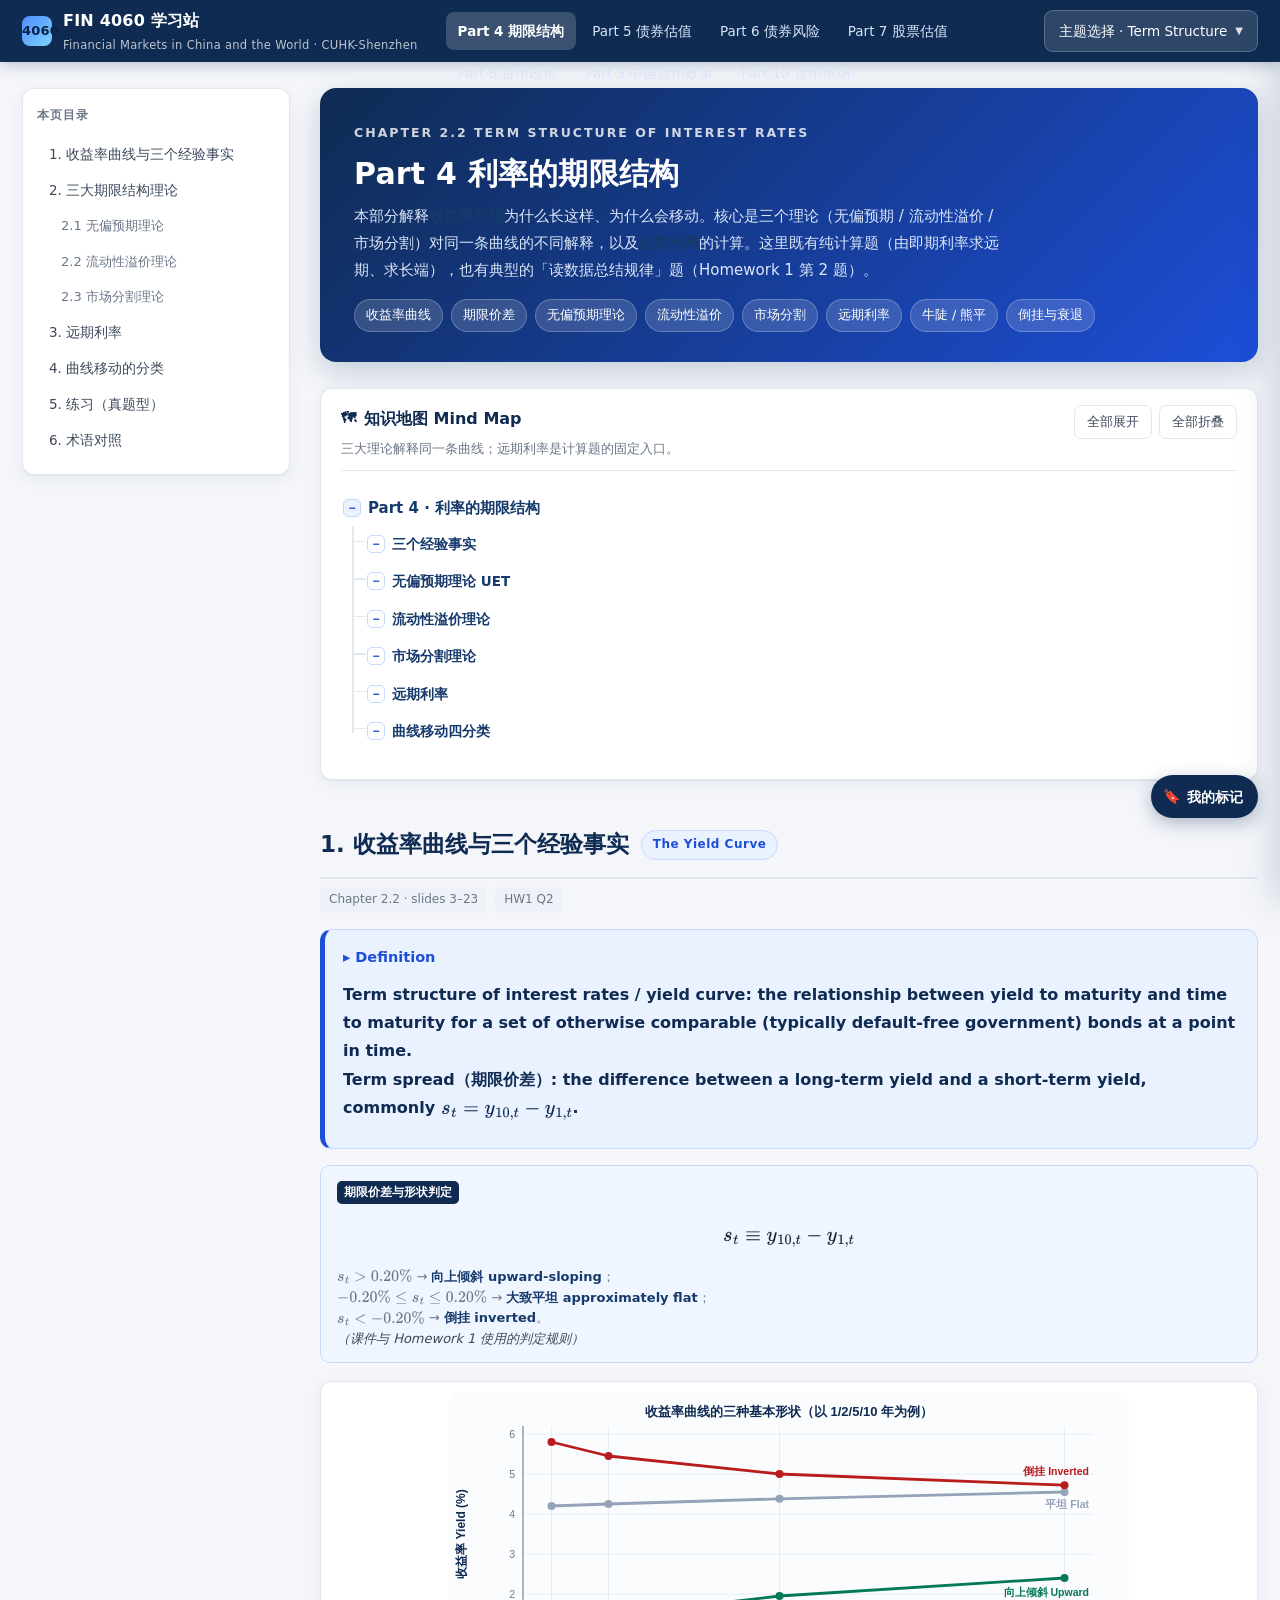
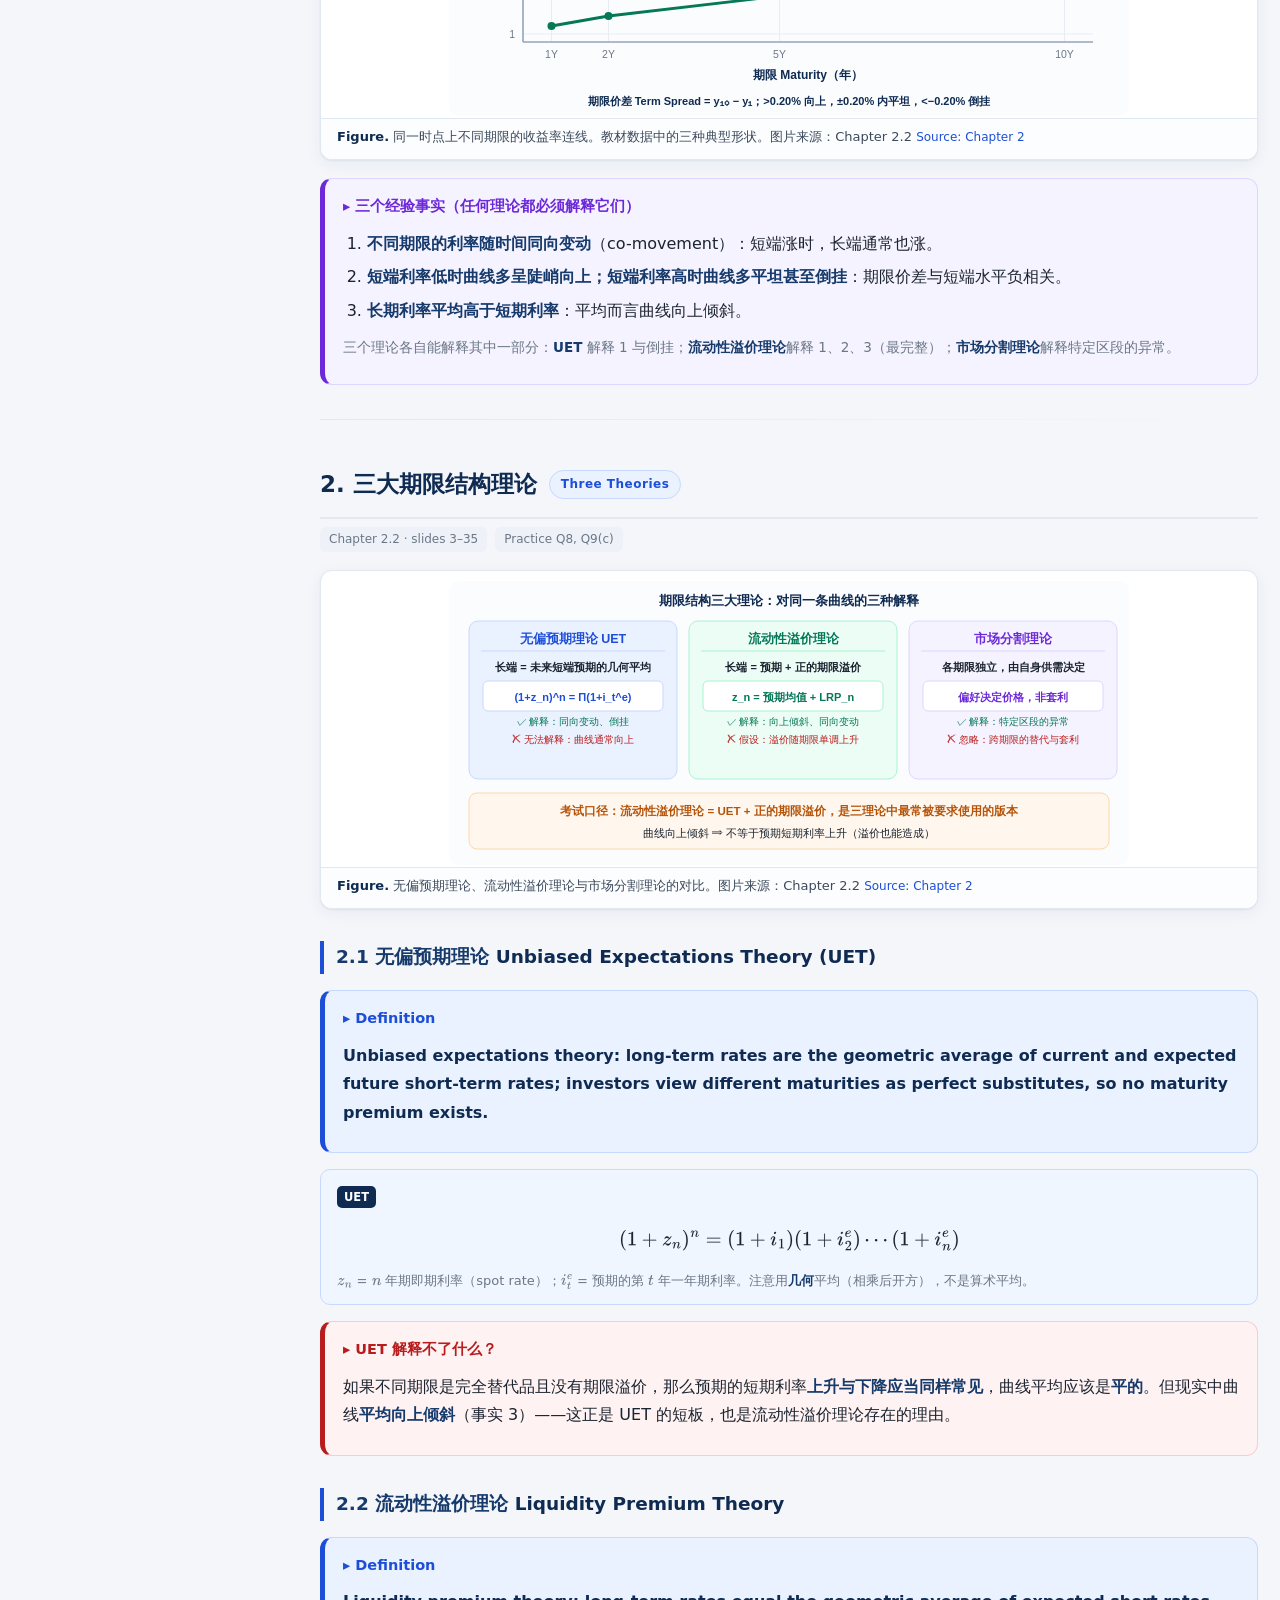
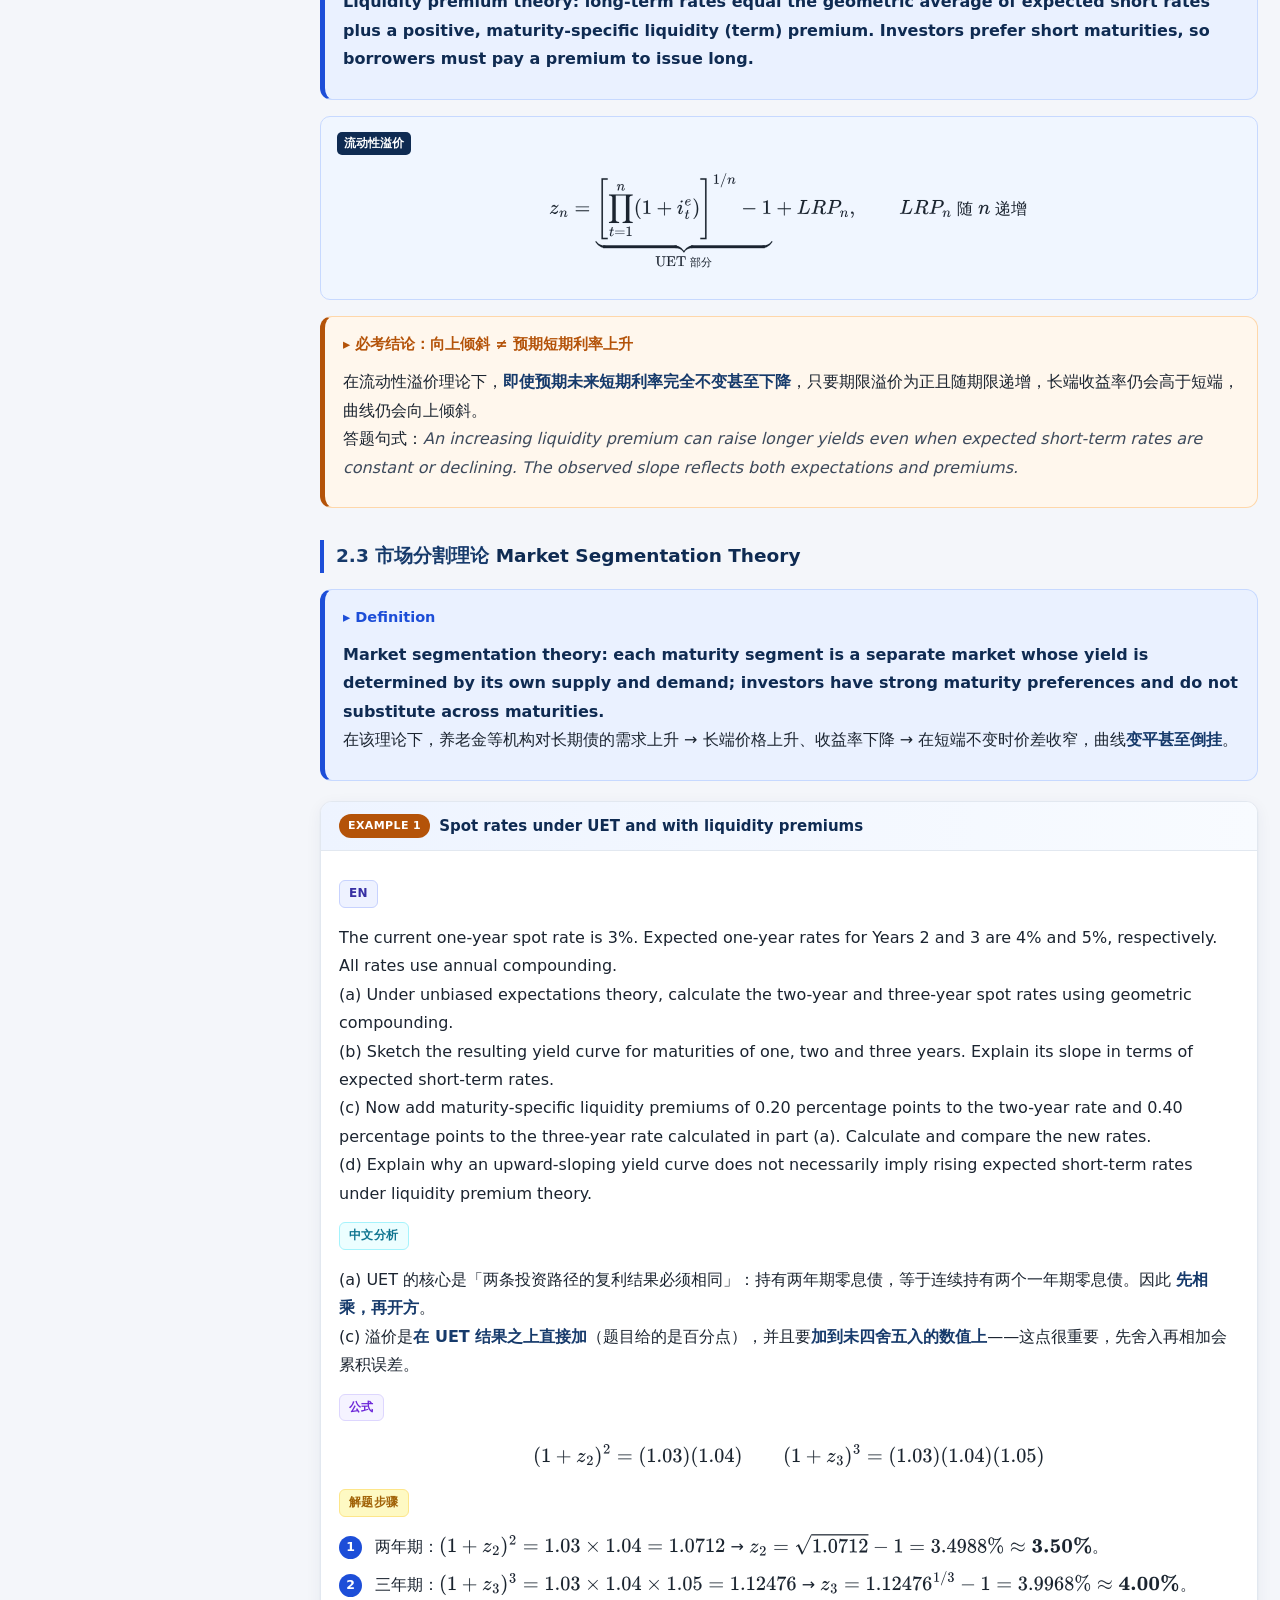
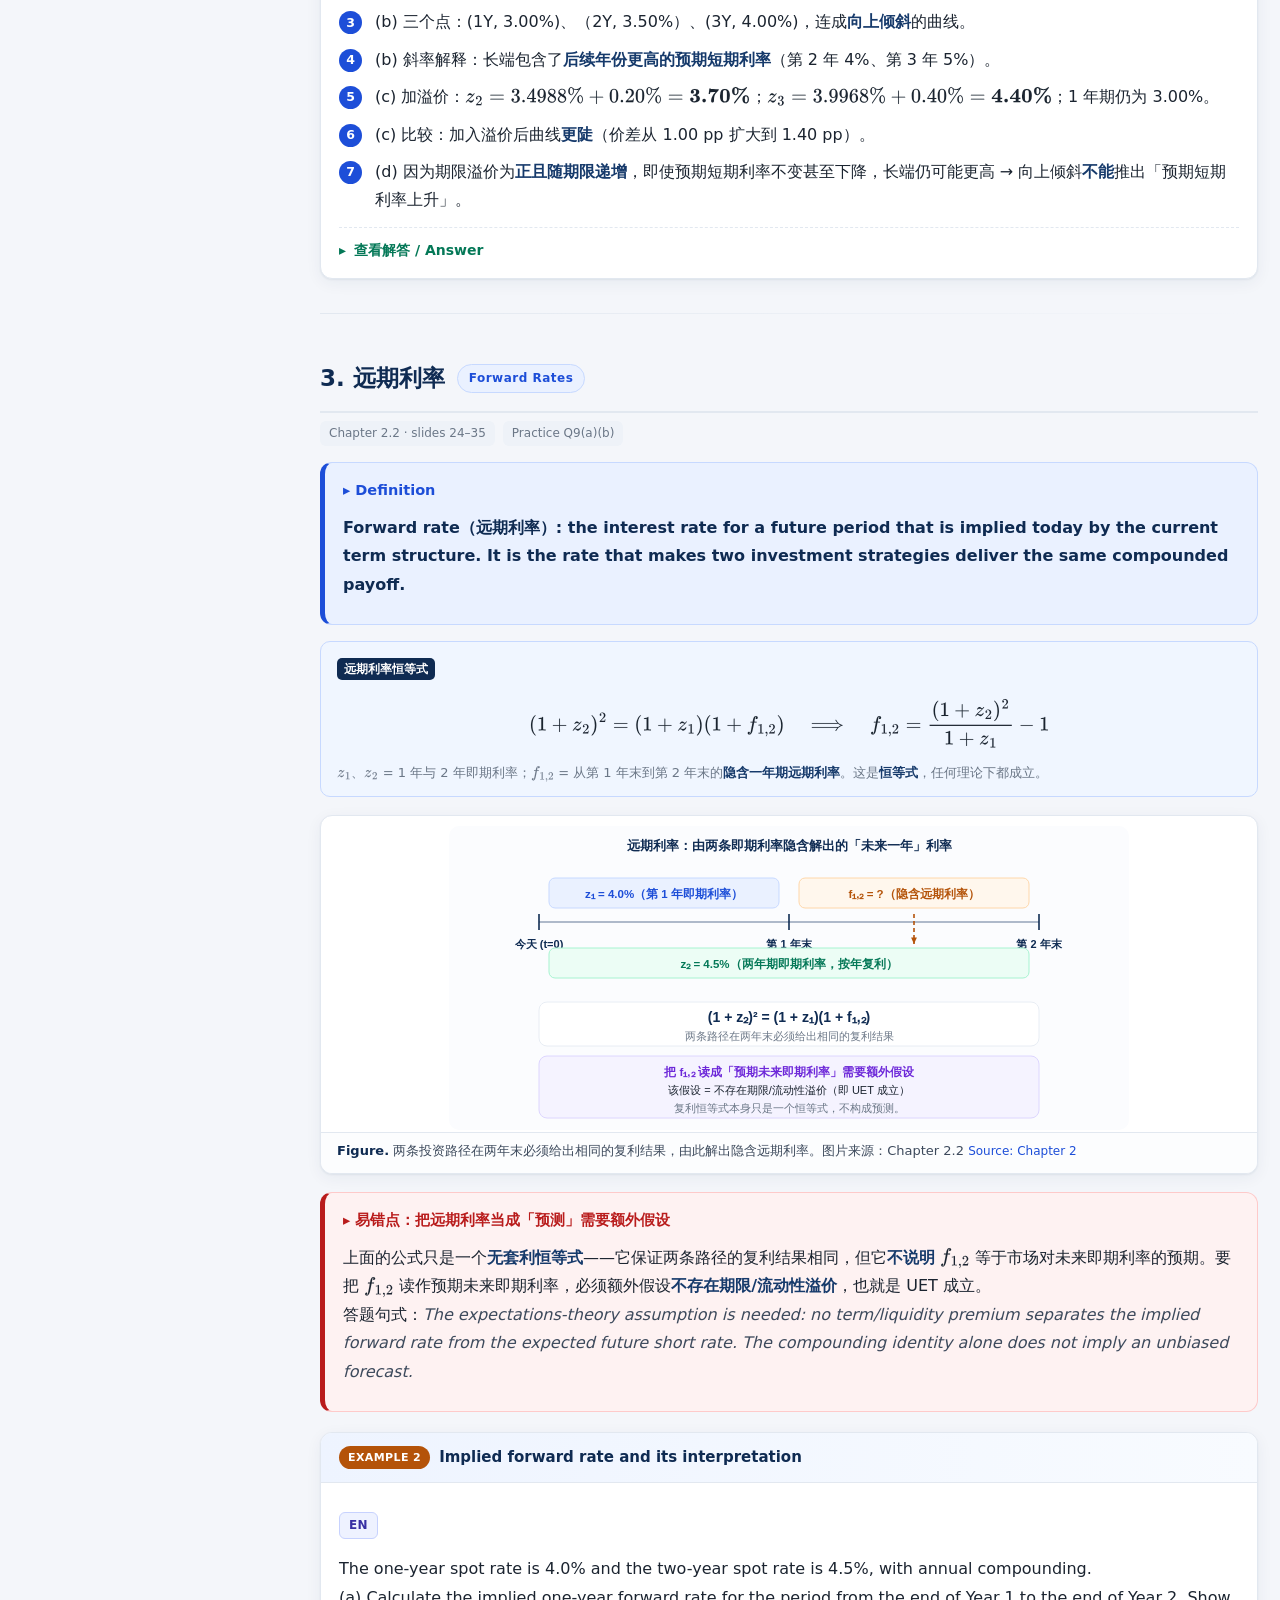
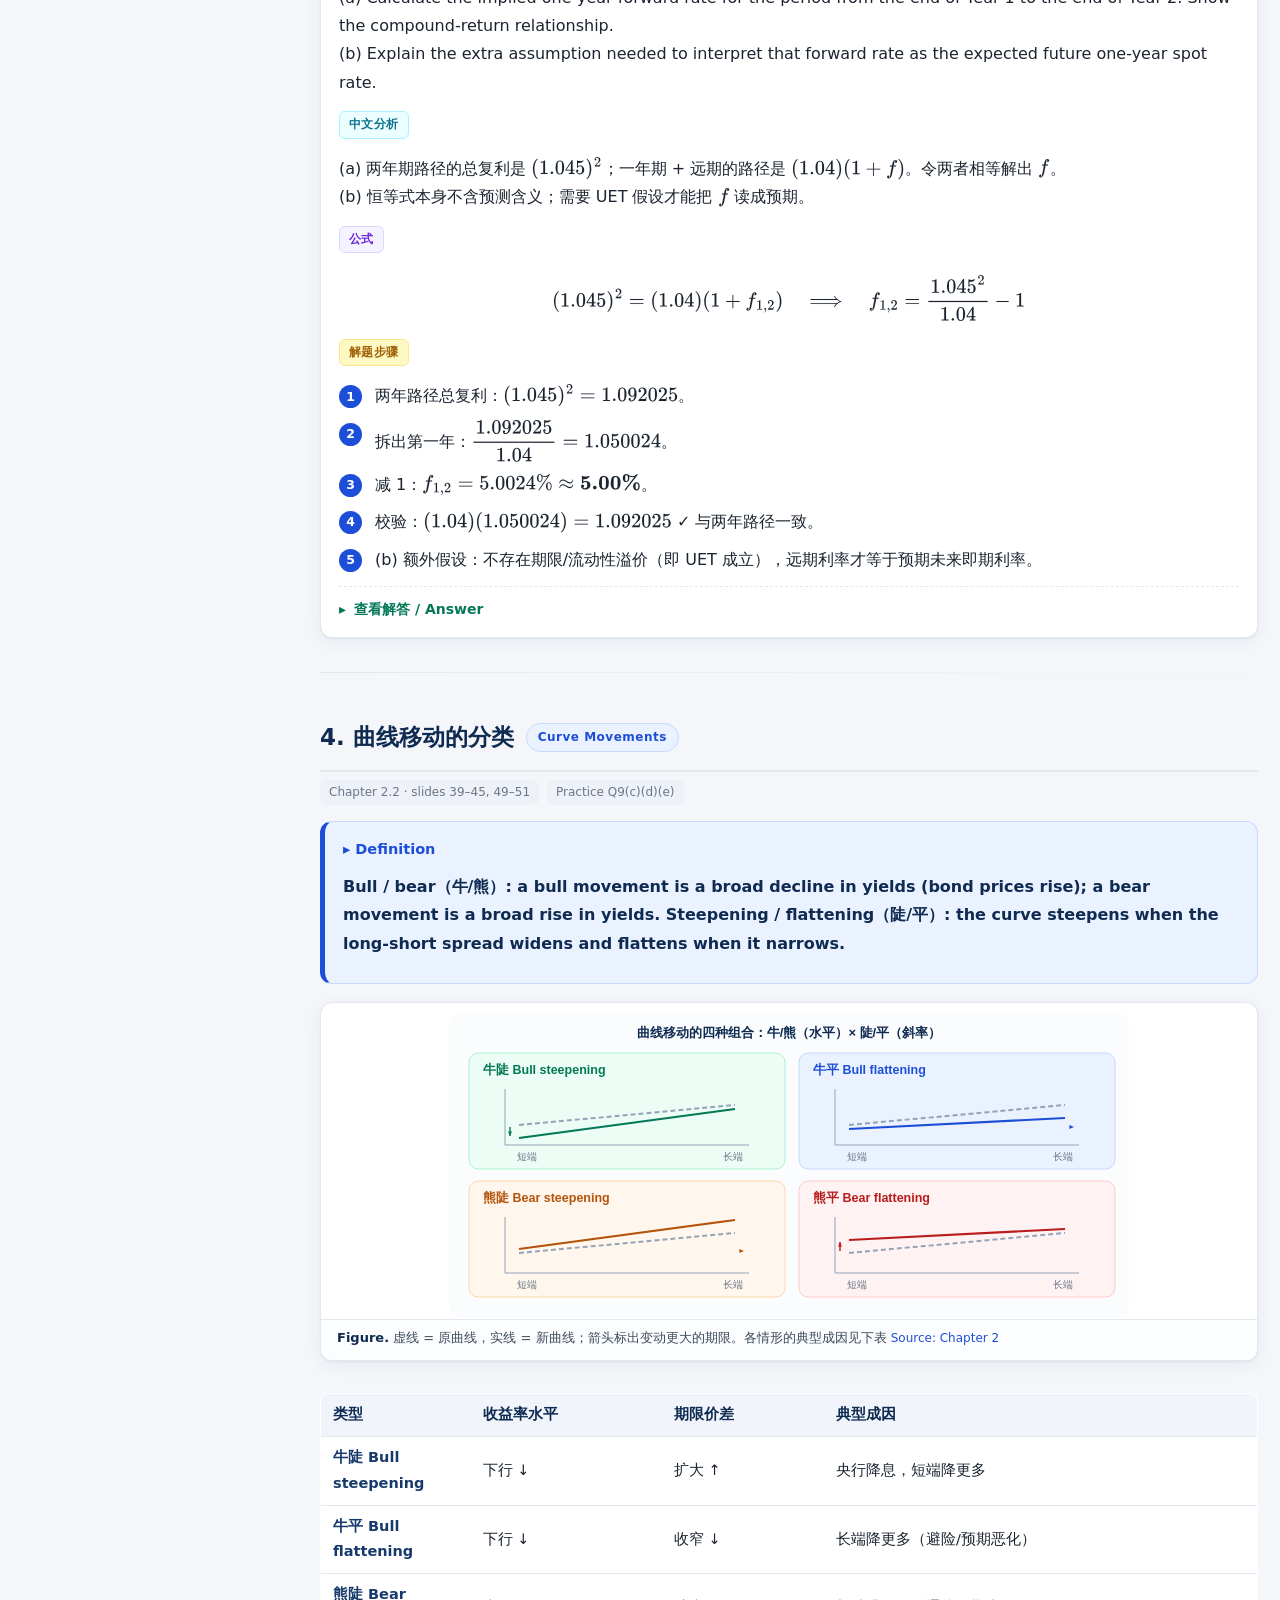
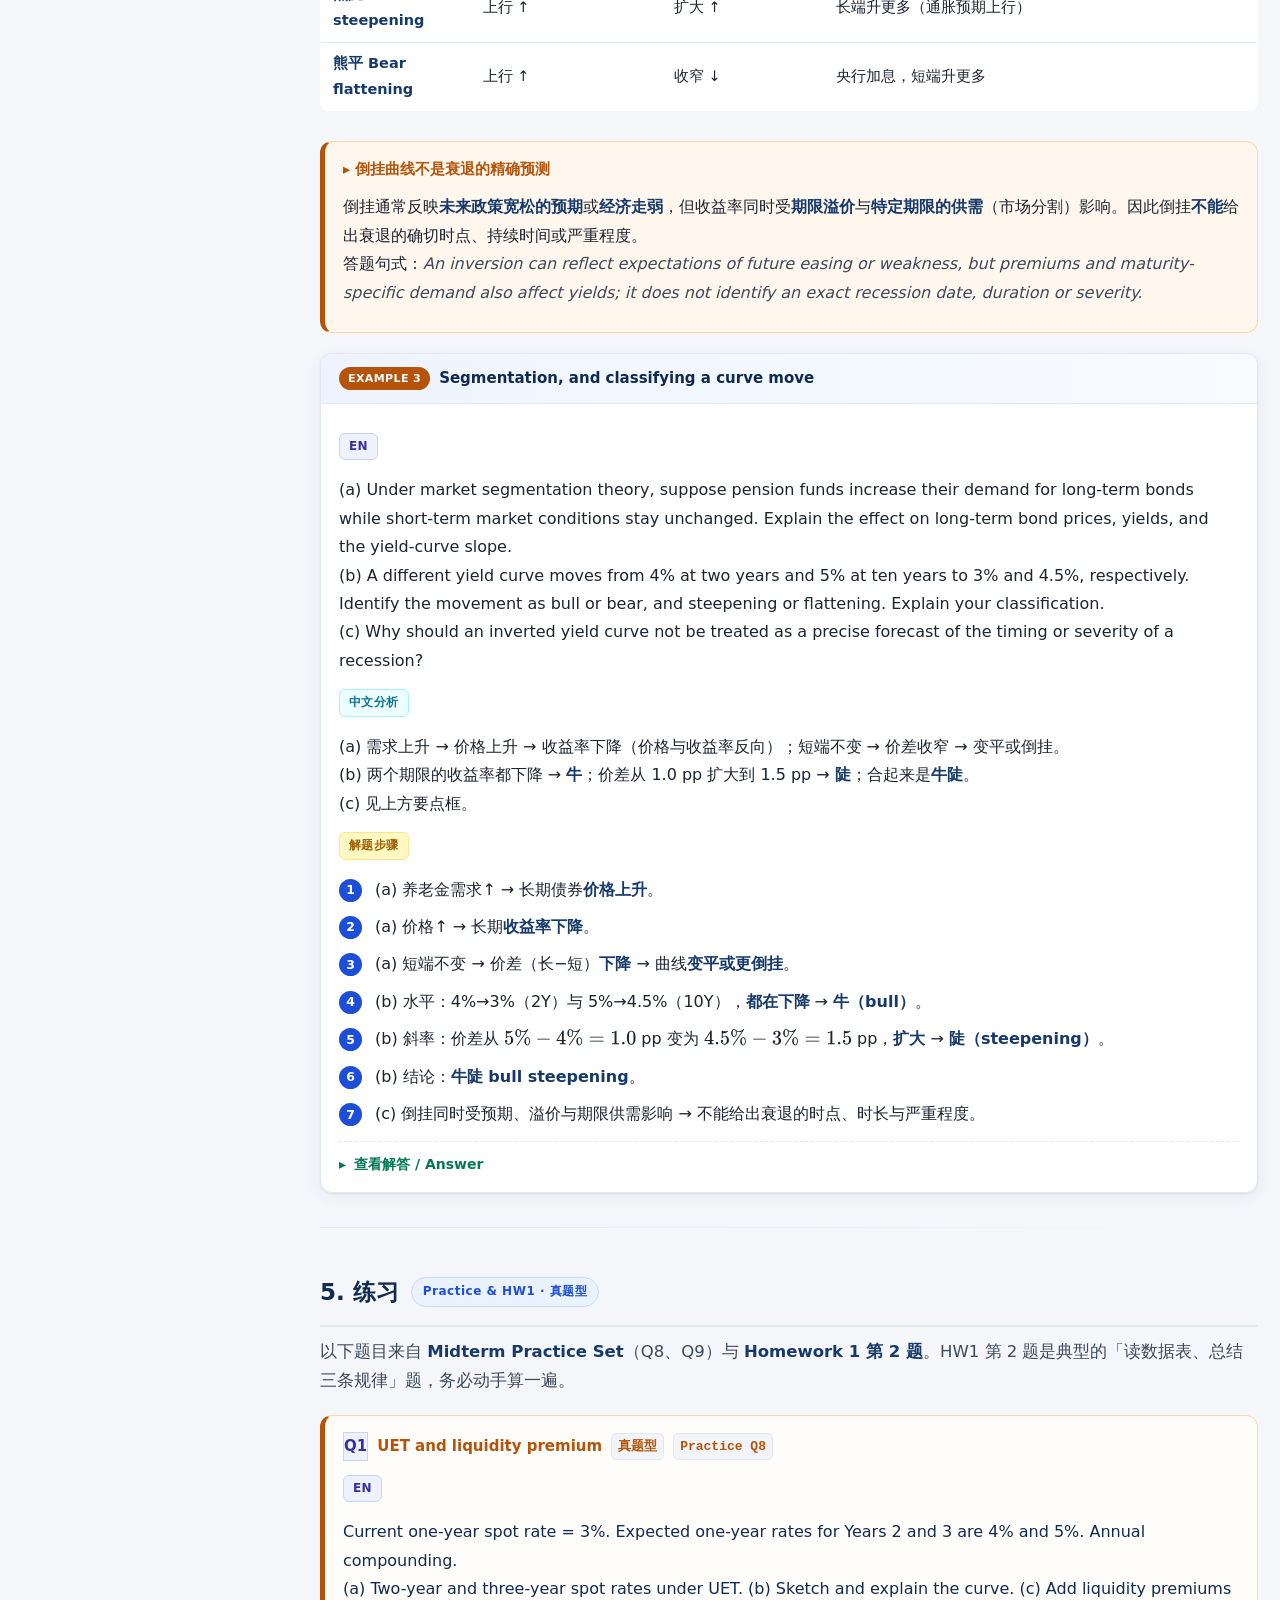
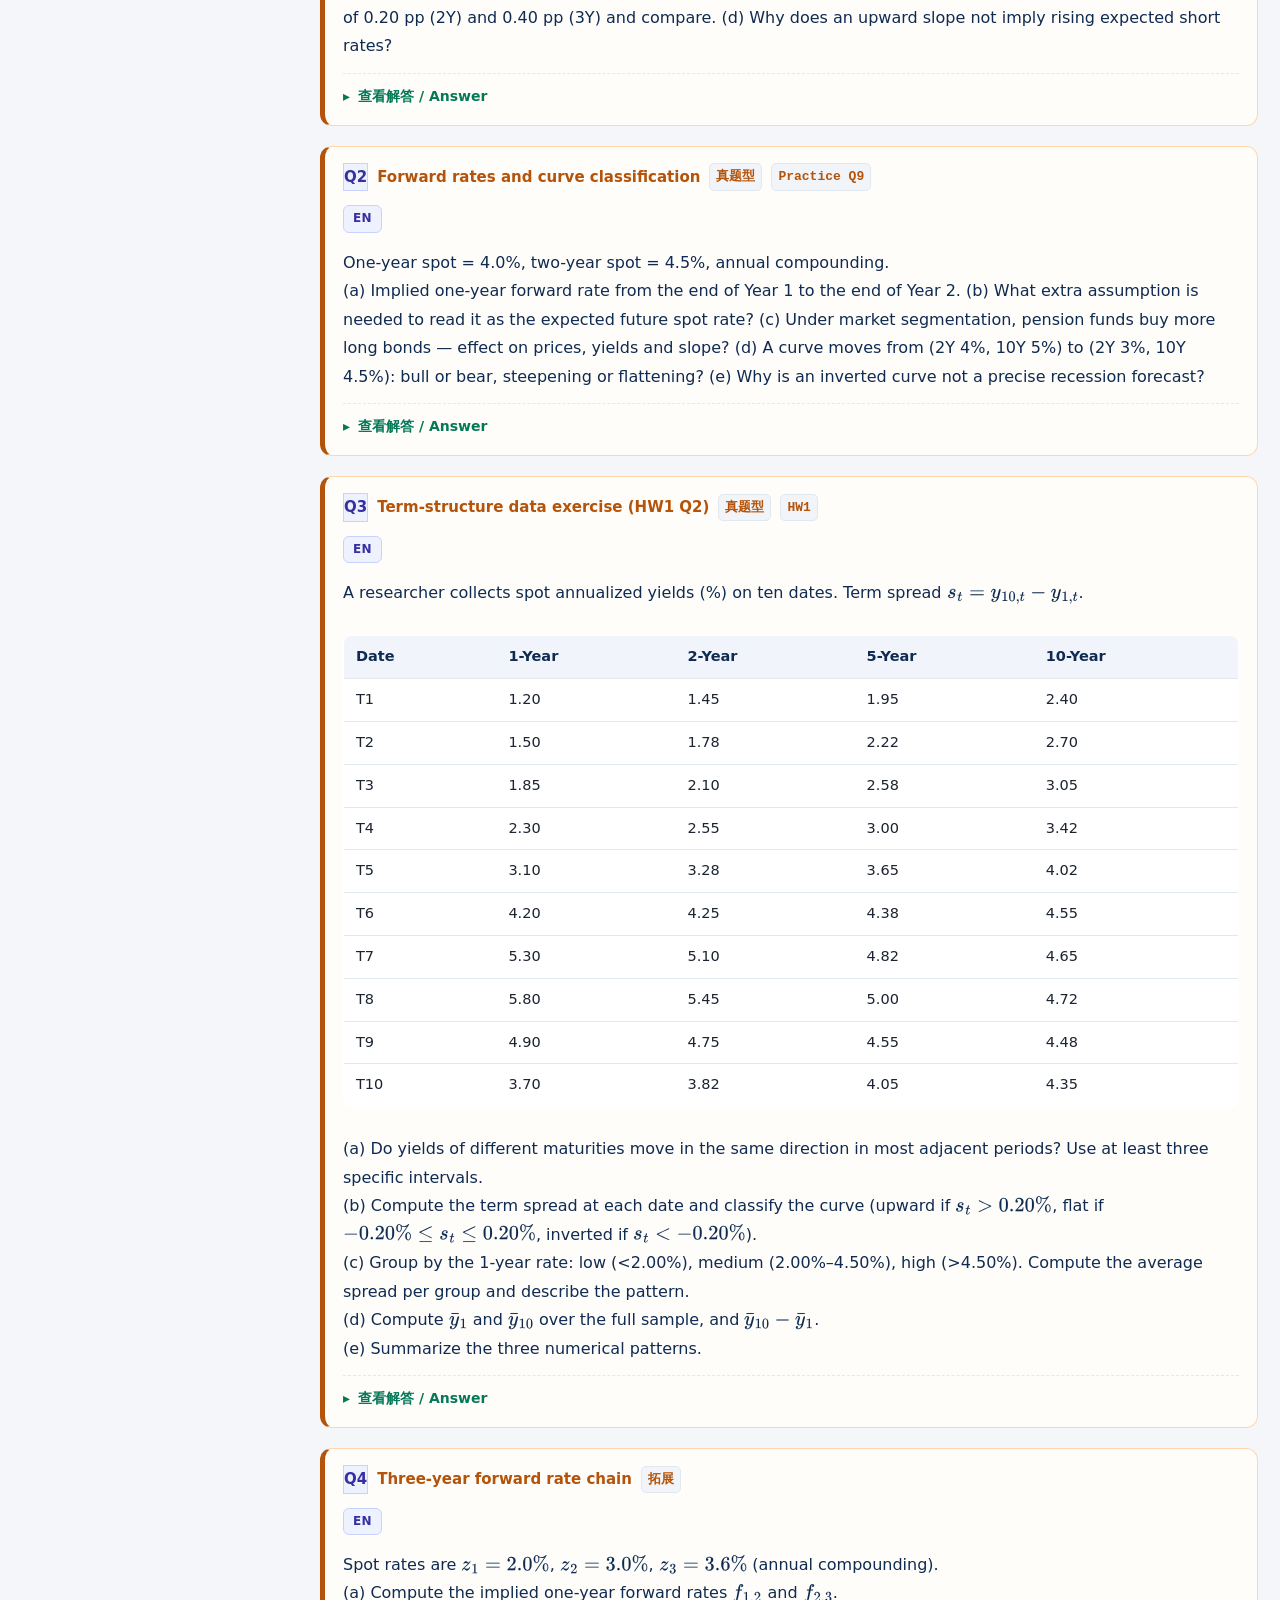
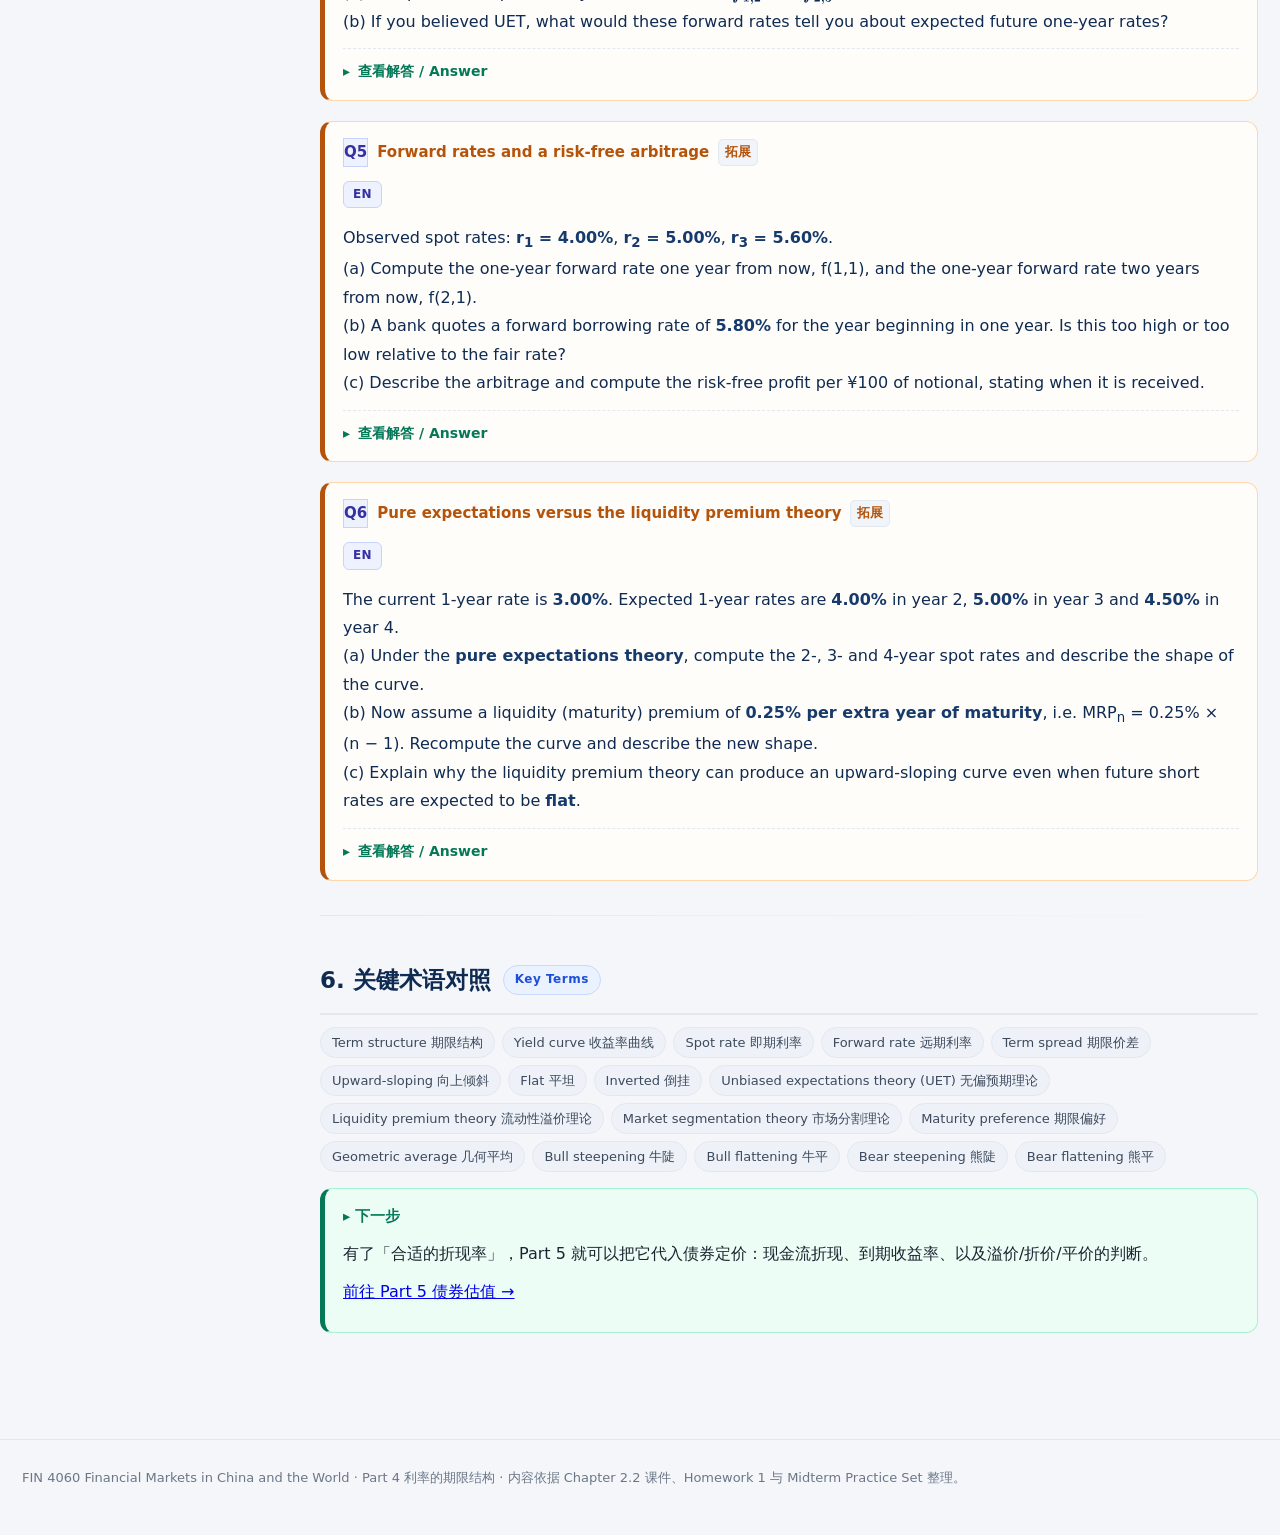
<file: part4-term-structure.html>
<!DOCTYPE html>
<html lang="zh-CN">
<head>
<meta charset="UTF-8">
<meta name="viewport" content="width=device-width, initial-scale=1.0">
<title>Part 4 利率的期限结构 · FIN 4060 学习站</title>
<link rel="stylesheet" href="assets/style.css?v=20261027c">
<script>
window.MathJax = {
  tex: { inlineMath: [['\\(','\\)']], displayMath: [['\\[','\\]']] },
  svg: { fontCache: 'global' },
  options: { skipHtmlTags: ['script','noscript','style','textarea','pre','code'] }
};
</script>
<script src="assets/tex-mml-svg.js" id="MathJax-script" async></script>
<script>
(function () {
  function loadCdn() {
    if (window.MathJax && window.MathJax.startup) return;
    var s = document.createElement('script');
    s.src = 'https://cdn.jsdelivr.net/npm/mathjax@3.2.2/es5/tex-mml-svg.js';
    s.async = true;
    document.head.appendChild(s);
  }
  window.addEventListener('load', function () { setTimeout(loadCdn, 400); });
})();
</script>
    <script src="assets/figures.js?v=20261024b"></script>
    <script src="assets/mindmap.js"></script>
    <script src="assets/marks.js?v=20261027d"></script>
</head>
<body data-page="part4" data-root="">

<header id="site-topbar"></header>

<div class="layout">
  <aside class="toc" id="site-toc"></aside>
  <main>

    <div class="hero">
      <div class="kicker">Chapter 2.2 Term Structure of Interest Rates</div>
      <h1>Part 4 利率的期限结构</h1>
      <p>本部分解释<strong>收益率曲线</strong>为什么长这样、为什么会移动。核心是三个理论（无偏预期 / 流动性溢价 / 市场分割）对同一条曲线的不同解释，以及<strong>远期利率</strong>的计算。这里既有纯计算题（由即期利率求远期、求长端），也有典型的「读数据总结规律」题（Homework 1 第 2 题）。</p>
      <div class="tags">
        <span>收益率曲线</span><span>期限价差</span><span>无偏预期理论</span><span>流动性溢价</span><span>市场分割</span><span>远期利率</span><span>牛陡 / 熊平</span><span>倒挂与衰退</span>
      </div>
    </div>

    <div id="mindmap-host"></div>

    <!-- ============ 1. 曲线与三个事实 ============ -->
    <section id="s1">
      <h2 class="sec" data-short="1. 收益率曲线与三个经验事实">1. 收益率曲线与三个经验事实 <span class="badge">The Yield Curve</span></h2>
      <div class="lec-meta"><span>Chapter 2.2 · slides 3–23</span><span>HW1 Q2</span></div>

      <div class="box def">
        <div class="box-title">▸ Definition</div>
        <p><span class="en"><b>Term structure of interest rates / yield curve</b>: the relationship between <b>yield to maturity</b> and <b>time to maturity</b> for a set of otherwise comparable (typically default-free government) bonds at a point in time.</span><br>
        <span class="en"><b>Term spread（期限价差）</b>: the difference between a long-term yield and a short-term yield, commonly \(s_t = y_{10,t} - y_{1,t}\).</span></p>
      </div>

      <div class="formula hi">
        <span class="tag">期限价差与形状判定</span>
        \[ s_t \equiv y_{10,t}-y_{1,t} \]
        <div class="fnote">
          \(s_t&gt;0.20\%\) → <strong>向上倾斜 upward-sloping</strong>；<br>
          \(-0.20\%\le s_t\le 0.20\%\) → <strong>大致平坦 approximately flat</strong>；<br>
          \(s_t&lt;-0.20\%\) → <strong>倒挂 inverted</strong>。<br>
          <em>（课件与 Homework 1 使用的判定规则）</em>
        </div>
      </div>

      <div data-fig="yieldCurveShapes" data-cap="同一时点上不同期限的收益率连线。教材数据中的三种典型形状。图片来源：Chapter 2.2" data-src="Chapter 2"></div>

      <div class="box theory">
        <div class="box-title">▸ 三个经验事实（任何理论都必须解释它们）</div>
        <ol>
          <li><strong>不同期限的利率随时间同向变动</strong>（co-movement）：短端涨时，长端通常也涨。</li>
          <li><strong>短端利率低时曲线多呈陡峭向上；短端利率高时曲线多平坦甚至倒挂</strong>：期限价差与短端水平负相关。</li>
          <li><strong>长期利率平均高于短期利率</strong>：平均而言曲线向上倾斜。</li>
        </ol>
        <p class="muted">三个理论各自能解释其中一部分：<strong>UET</strong> 解释 1 与倒挂；<strong>流动性溢价理论</strong>解释 1、2、3（最完整）；<strong>市场分割理论</strong>解释特定区段的异常。</p>
      </div>
    </section>

    <hr class="divider">

    <!-- ============ 2. 三大理论 ============ -->
    <section id="s2">
      <h2 class="sec" data-short="2. 三大期限结构理论">2. 三大期限结构理论 <span class="badge">Three Theories</span></h2>
      <div class="lec-meta"><span>Chapter 2.2 · slides 3–35</span><span>Practice Q8, Q9(c)</span></div>

      <div data-fig="termStructureTheories" data-cap="无偏预期理论、流动性溢价理论与市场分割理论的对比。图片来源：Chapter 2.2" data-src="Chapter 2"></div>

      <h3 class="sub" data-short="2.1 无偏预期理论">2.1 无偏预期理论 <span class="eninline">Unbiased Expectations Theory (UET)</span></h3>

      <div class="box def">
        <div class="box-title">▸ Definition</div>
        <p><span class="en"><b>Unbiased expectations theory</b>: long-term rates are the <b>geometric average</b> of current and expected future short-term rates; investors view different maturities as perfect substitutes, so no maturity premium exists.</span></p>
      </div>

      <div class="formula hi">
        <span class="tag">UET</span>
        \[ (1+z_n)^n = (1+i_1)(1+i_2^e)\cdots(1+i_n^e) \]
        <div class="fnote">\(z_n\) = \(n\) 年期即期利率（spot rate）；\(i_t^e\) = 预期的第 \(t\) 年一年期利率。注意用<strong>几何</strong>平均（相乘后开方），不是算术平均。</div>
      </div>

      <div class="box warn">
        <div class="box-title">▸ UET 解释不了什么？</div>
        <p>如果不同期限是完全替代品且没有期限溢价，那么预期的短期利率<strong>上升与下降应当同样常见</strong>，曲线平均应该是<strong>平的</strong>。但现实中曲线<strong>平均向上倾斜</strong>（事实 3）——这正是 UET 的短板，也是流动性溢价理论存在的理由。</p>
      </div>

      <h3 class="sub" data-short="2.2 流动性溢价理论">2.2 流动性溢价理论 <span class="eninline">Liquidity Premium Theory</span></h3>

      <div class="box def">
        <div class="box-title">▸ Definition</div>
        <p><span class="en"><b>Liquidity premium theory</b>: long-term rates equal the geometric average of expected short rates <b>plus a positive, maturity-specific liquidity (term) premium</b>. Investors prefer short maturities, so borrowers must pay a premium to issue long.</span></p>
      </div>

      <div class="formula hi">
        <span class="tag">流动性溢价</span>
        \[ z_n = \underbrace{\left[\prod_{t=1}^{n}(1+i_t^e)\right]^{1/n}-1}_{\text{UET 部分}} + LRP_n,\qquad LRP_n \text{ 随 } n \text{ 递增} \]
      </div>

      <div class="box key">
        <div class="box-title">▸ 必考结论：向上倾斜 ≠ 预期短期利率上升</div>
        <p>在流动性溢价理论下，<strong>即使预期未来短期利率完全不变甚至下降</strong>，只要期限溢价为正且随期限递增，长端收益率仍会高于短端，曲线仍会向上倾斜。
        <br>答题句式：<em>An increasing liquidity premium can raise longer yields even when expected short-term rates are constant or declining. The observed slope reflects both expectations and premiums.</em></p>
      </div>

      <h3 class="sub" data-short="2.3 市场分割理论">2.3 市场分割理论 <span class="eninline">Market Segmentation Theory</span></h3>

      <div class="box def">
        <div class="box-title">▸ Definition</div>
        <p><span class="en"><b>Market segmentation theory</b>: each maturity segment is a <b>separate market</b> whose yield is determined by its <b>own supply and demand</b>; investors have strong maturity preferences and do not substitute across maturities.</span><br>
        在该理论下，养老金等机构对长期债的需求上升 → 长端价格上升、收益率下降 → 在短端不变时价差收窄，曲线<strong>变平甚至倒挂</strong>。</p>
      </div>

      <div class="example">
        <div class="ex-head"><span class="pill q">EXAMPLE 1</span> Spot rates under UET and with liquidity premiums</div>
        <div class="ex-body">
          <div class="q-block">
            <span class="lbl lbl-en">EN</span>
            <p class="en-q">The current one-year spot rate is 3%. Expected one-year rates for Years 2 and 3 are 4% and 5%, respectively. All rates use annual compounding.
            <br>(a) Under unbiased expectations theory, calculate the two-year and three-year spot rates using geometric compounding.
            <br>(b) Sketch the resulting yield curve for maturities of one, two and three years. Explain its slope in terms of expected short-term rates.
            <br>(c) Now add maturity-specific liquidity premiums of 0.20 percentage points to the two-year rate and 0.40 percentage points to the three-year rate calculated in part (a). Calculate and compare the new rates.
            <br>(d) Explain why an upward-sloping yield curve does not necessarily imply rising expected short-term rates under liquidity premium theory.</p>
          </div>

          <div class="q-block">
            <span class="lbl lbl-cn">中文分析</span>
            <p>(a) UET 的核心是「两条投资路径的复利结果必须相同」：持有两年期零息债，等于连续持有两个一年期零息债。因此 <strong>先相乘，再开方</strong>。
            <br>(c) 溢价是<strong>在 UET 结果之上直接加</strong>（题目给的是百分点），并且要<strong>加到未四舍五入的数值上</strong>——这点很重要，先舍入再相加会累积误差。</p>
          </div>

          <div class="q-block">
            <span class="lbl lbl-fml">公式</span>
            \[ (1+z_2)^2 = (1.03)(1.04) \qquad (1+z_3)^3 = (1.03)(1.04)(1.05) \]
          </div>

          <div class="q-block">
            <span class="lbl lbl-step">解题步骤</span>
            <ol class="steps">
              <li>两年期：\((1+z_2)^2=1.03\times1.04=1.0712\) → \(z_2=\sqrt{1.0712}-1=3.4988\%\approx\mathbf{3.50\%}\)。</li>
              <li>三年期：\((1+z_3)^3=1.03\times1.04\times1.05=1.12476\) → \(z_3=1.12476^{1/3}-1=3.9968\%\approx\mathbf{4.00\%}\)。</li>
              <li>(b) 三个点：(1Y, 3.00%)、（2Y, 3.50%）、(3Y, 4.00%)，连成<strong>向上倾斜</strong>的曲线。</li>
              <li>(b) 斜率解释：长端包含了<strong>后续年份更高的预期短期利率</strong>（第 2 年 4%、第 3 年 5%）。</li>
              <li>(c) 加溢价：\(z_2=3.4988\%+0.20\%=\mathbf{3.70\%}\)；\(z_3=3.9968\%+0.40\%=\mathbf{4.40\%}\)；1 年期仍为 3.00%。</li>
              <li>(c) 比较：加入溢价后曲线<strong>更陡</strong>（价差从 1.00 pp 扩大到 1.40 pp）。</li>
              <li>(d) 因为期限溢价为<strong>正且随期限递增</strong>，即使预期短期利率不变甚至下降，长端仍可能更高 → 向上倾斜<strong>不能</strong>推出「预期短期利率上升」。</li>
            </ol>
          </div>

          <details class="answer">
            <summary>查看解答 / Answer</summary>
            <div class="ans-body">
              <div class="q-block">
                <span class="lbl lbl-ans">EN Answer</span>
                <p>(a) \((1+z_2)^2=1.03\times1.04\), so \(z_2=\mathbf{3.4988\%}\approx3.50\%\). Similarly \(z_3=(1.03\times1.04\times1.05)^{1/3}-1=\mathbf{3.9968\%}\approx4.00\%\).
                <br>(b) Points (1Y, 3.00%), (2Y, 3.50%), (3Y, 4.00%) joined by an <b>upward-sloping</b> curve; longer rates incorporate the higher expected short rates in later years.
                <br>(c) Add the premiums to the unrounded rates: two-year = 3.4988% + 0.20% = <b>3.70%</b>; three-year = 3.9968% + 0.40% = <b>4.40%</b>; the one-year rate stays 3.00%. The curve is <b>steeper</b>.
                <br>(d) An increasing liquidity premium can raise longer yields even when expected short-term rates are constant or declining; the observed slope reflects <b>both expectations and premiums</b>.</p>
              </div>
              <div class="q-block">
                <span class="lbl lbl-ans">中文答案</span>
                <p>(a) 两年期 <strong>3.50%</strong>，三年期 <strong>4.00%</strong>（未舍入为 3.4988% 与 3.9968%）。
                <br>(b) 曲线向上倾斜，因为长端包含了更高的预期短期利率。
                <br>(c) 加溢价后：两年 <strong>3.70%</strong>、三年 <strong>4.40%</strong>，曲线<strong>更陡</strong>。
                <br>(d) 正的期限溢价可以让长端更高，<strong>即使预期短期利率不变或下降</strong>。
                <br>易错点：溢价要加在<strong>未舍入</strong>的数值上；且必须用<strong>几何</strong>平均，不能用算术平均。</p>
              </div>
            </div>
          </details>
        </div>
      </div>
    </section>

    <hr class="divider">

    <!-- ============ 3. 远期利率 ============ -->
    <section id="s3">
      <h2 class="sec" data-short="3. 远期利率">3. 远期利率 <span class="badge">Forward Rates</span></h2>
      <div class="lec-meta"><span>Chapter 2.2 · slides 24–35</span><span>Practice Q9(a)(b)</span></div>

      <div class="box def">
        <div class="box-title">▸ Definition</div>
        <p><span class="en"><b>Forward rate（远期利率）</b>: the interest rate for a future period that is <b>implied today</b> by the current term structure. It is the rate that makes two investment strategies deliver the same compounded payoff.</span></p>
      </div>

      <div class="formula hi">
        <span class="tag">远期利率恒等式</span>
        \[ (1+z_2)^2 = (1+z_1)(1+f_{1,2}) \quad\Longrightarrow\quad f_{1,2}=\frac{(1+z_2)^2}{1+z_1}-1 \]
        <div class="fnote">\(z_1\)、\(z_2\) = 1 年与 2 年即期利率；\(f_{1,2}\) = 从第 1 年末到第 2 年末的<strong>隐含一年期远期利率</strong>。这是<strong>恒等式</strong>，任何理论下都成立。</div>
      </div>

      <div data-fig="forwardRate" data-cap="两条投资路径在两年末必须给出相同的复利结果，由此解出隐含远期利率。图片来源：Chapter 2.2" data-src="Chapter 2"></div>

      <div class="box warn">
        <div class="box-title">▸ 易错点：把远期利率当成「预测」需要额外假设</div>
        <p>上面的公式只是一个<strong>无套利恒等式</strong>——它保证两条路径的复利结果相同，但它<strong>不说明</strong> \(f_{1,2}\) 等于市场对未来即期利率的预期。要把 \(f_{1,2}\) 读作预期未来即期利率，必须额外假设<strong>不存在期限/流动性溢价</strong>，也就是 UET 成立。
        <br>答题句式：<em>The expectations-theory assumption is needed: no term/liquidity premium separates the implied forward rate from the expected future short rate. The compounding identity alone does not imply an unbiased forecast.</em></p>
      </div>

      <div class="example">
        <div class="ex-head"><span class="pill q">EXAMPLE 2</span> Implied forward rate and its interpretation</div>
        <div class="ex-body">
          <div class="q-block">
            <span class="lbl lbl-en">EN</span>
            <p class="en-q">The one-year spot rate is 4.0% and the two-year spot rate is 4.5%, with annual compounding.
            <br>(a) Calculate the implied one-year forward rate for the period from the end of Year 1 to the end of Year 2. Show the compound-return relationship.
            <br>(b) Explain the extra assumption needed to interpret that forward rate as the expected future one-year spot rate.</p>
          </div>

          <div class="q-block">
            <span class="lbl lbl-cn">中文分析</span>
            <p>(a) 两年期路径的总复利是 \((1.045)^2\)；一年期 + 远期的路径是 \((1.04)(1+f)\)。令两者相等解出 \(f\)。
            <br>(b) 恒等式本身不含预测含义；需要 UET 假设才能把 \(f\) 读成预期。</p>
          </div>

          <div class="q-block">
            <span class="lbl lbl-fml">公式</span>
            \[ (1.045)^2 = (1.04)(1+f_{1,2}) \quad\Longrightarrow\quad f_{1,2}=\frac{1.045^2}{1.04}-1 \]
          </div>

          <div class="q-block">
            <span class="lbl lbl-step">解题步骤</span>
            <ol class="steps">
              <li>两年路径总复利：\((1.045)^2=1.092025\)。</li>
              <li>拆出第一年：\(\dfrac{1.092025}{1.04}=1.050024\)。</li>
              <li>减 1：\(f_{1,2}=5.0024\%\approx\mathbf{5.00\%}\)。</li>
              <li>校验：\((1.04)(1.050024)=1.092025\) ✓ 与两年路径一致。</li>
              <li>(b) 额外假设：不存在期限/流动性溢价（即 UET 成立），远期利率才等于预期未来即期利率。</li>
            </ol>
          </div>

          <details class="answer">
            <summary>查看解答 / Answer</summary>
            <div class="ans-body">
              <div class="q-block">
                <span class="lbl lbl-ans">EN Answer</span>
                <p>(a) \((1.045)^2=(1.04)(1+f_{1,2})\), so \(f_{1,2}=1.045^2/1.04-1=5.0024\%\approx\mathbf{5.00\%}\).
                <br>(b) The <b>expectations-theory assumption</b> is needed: there is no relevant term/liquidity premium separating the implied forward rate from the expected future short rate. The compounding identity alone does not imply an unbiased forecast.</p>
              </div>
              <div class="q-block">
                <span class="lbl lbl-ans">中文答案</span>
                <p>(a) 隐含远期利率 <strong>5.00%</strong>（精确 5.0024%）。
                <br>(b) 需要假设<strong>没有期限/流动性溢价</strong>（UET 成立），才能把它读作预期未来即期利率。恒等式本身不构成预测。</p>
              </div>
            </div>
          </details>
        </div>
      </div>
    </section>

    <hr class="divider">

    <!-- ============ 4. 曲线移动 ============ -->
    <section id="s4">
      <h2 class="sec" data-short="4. 曲线移动的分类">4. 曲线移动的分类 <span class="badge">Curve Movements</span></h2>
      <div class="lec-meta"><span>Chapter 2.2 · slides 39–45, 49–51</span><span>Practice Q9(c)(d)(e)</span></div>

      <div class="box def">
        <div class="box-title">▸ Definition</div>
        <p><span class="en"><b>Bull / bear（牛/熊）</b>: a <b>bull</b> movement is a broad <b>decline</b> in yields (bond prices rise); a <b>bear</b> movement is a broad <b>rise</b> in yields.
        <b>Steepening / flattening（陡/平）</b>: the curve <b>steepens</b> when the long-short spread <b>widens</b> and <b>flattens</b> when it <b>narrows</b>.</span></p>
      </div>

      <div data-fig="curveMoves" data-cap="虚线 = 原曲线，实线 = 新曲线；箭头标出变动更大的期限。各情形的典型成因见下表" data-src="Chapter 2"></div>

      <div class="tablewrap">
      <table class="data">
        <thead><tr><th style="width:150px;">类型</th><th>收益率水平</th><th>期限价差</th><th>典型成因</th></tr></thead>
        <tbody>
          <tr><td><strong>牛陡 Bull steepening</strong></td><td>下行 ↓</td><td>扩大 ↑</td><td>央行降息，短端降更多</td></tr>
          <tr><td><strong>牛平 Bull flattening</strong></td><td>下行 ↓</td><td>收窄 ↓</td><td>长端降更多（避险/预期恶化）</td></tr>
          <tr><td><strong>熊陡 Bear steepening</strong></td><td>上行 ↑</td><td>扩大 ↑</td><td>长端升更多（通胀预期上行）</td></tr>
          <tr><td><strong>熊平 Bear flattening</strong></td><td>上行 ↑</td><td>收窄 ↓</td><td>央行加息，短端升更多</td></tr>
        </tbody>
      </table>
      </div>

      <div class="box key">
        <div class="box-title">▸ 倒挂曲线不是衰退的精确预测</div>
        <p>倒挂通常反映<strong>未来政策宽松的预期</strong>或<strong>经济走弱</strong>，但收益率同时受<strong>期限溢价</strong>与<strong>特定期限的供需</strong>（市场分割）影响。因此倒挂<strong>不能</strong>给出衰退的确切时点、持续时间或严重程度。
        <br>答题句式：<em>An inversion can reflect expectations of future easing or weakness, but premiums and maturity-specific demand also affect yields; it does not identify an exact recession date, duration or severity.</em></p>
      </div>

      <div class="example">
        <div class="ex-head"><span class="pill q">EXAMPLE 3</span> Segmentation, and classifying a curve move</div>
        <div class="ex-body">
          <div class="q-block">
            <span class="lbl lbl-en">EN</span>
            <p class="en-q">(a) Under market segmentation theory, suppose pension funds increase their demand for long-term bonds while short-term market conditions stay unchanged. Explain the effect on long-term bond prices, yields, and the yield-curve slope.
            <br>(b) A different yield curve moves from 4% at two years and 5% at ten years to 3% and 4.5%, respectively. Identify the movement as bull or bear, and steepening or flattening. Explain your classification.
            <br>(c) Why should an inverted yield curve not be treated as a precise forecast of the timing or severity of a recession?</p>
          </div>

          <div class="q-block">
            <span class="lbl lbl-cn">中文分析</span>
            <p>(a) 需求上升 → 价格上升 → 收益率下降（价格与收益率反向）；短端不变 → 价差收窄 → 变平或倒挂。
            <br>(b) 两个期限的收益率都下降 → <strong>牛</strong>；价差从 1.0 pp 扩大到 1.5 pp → <strong>陡</strong>；合起来是<strong>牛陡</strong>。
            <br>(c) 见上方要点框。</p>
          </div>

          <div class="q-block">
            <span class="lbl lbl-step">解题步骤</span>
            <ol class="steps">
              <li>(a) 养老金需求↑ → 长期债券<strong>价格上升</strong>。</li>
              <li>(a) 价格↑ → 长期<strong>收益率下降</strong>。</li>
              <li>(a) 短端不变 → 价差（长−短）<strong>下降</strong> → 曲线<strong>变平或更倒挂</strong>。</li>
              <li>(b) 水平：4%→3%（2Y）与 5%→4.5%（10Y），<strong>都在下降</strong> → <strong>牛（bull）</strong>。</li>
              <li>(b) 斜率：价差从 \(5\%-4\%=1.0\) pp 变为 \(4.5\%-3\%=1.5\) pp，<strong>扩大</strong> → <strong>陡（steepening）</strong>。</li>
              <li>(b) 结论：<strong>牛陡 bull steepening</strong>。</li>
              <li>(c) 倒挂同时受预期、溢价与期限供需影响 → 不能给出衰退的时点、时长与严重程度。</li>
            </ol>
          </div>

          <details class="answer">
            <summary>查看解答 / Answer</summary>
            <div class="ans-body">
              <div class="q-block">
                <span class="lbl lbl-ans">EN Answer</span>
                <p>(a) Greater demand <b>raises long-term bond prices</b> and <b>lowers their yields</b>. With short-term yields unchanged, the long-minus-short spread falls, so the curve <b>flattens or becomes more inverted</b>. Maturity preferences let the effect concentrate in the long segment.
                <br>(b) Both yields fall → <b>bull</b>. The ten-year-minus-two-year spread rises from 1.0 to 1.5 pp → <b>steepening</b>. Hence <b>bull steepening</b>.
                <br>(c) An inversion can reflect expectations of future easing or weakness, but premiums and maturity-specific demand also affect yields; it does not identify an exact recession date, duration or severity.</p>
              </div>
              <div class="q-block">
                <span class="lbl lbl-ans">中文答案</span>
                <p>(a) 长端价格↑、收益率↓；短端不变 → 曲线<strong>变平或更倒挂</strong>。
                <br>(b) <strong>牛陡（bull steepening）</strong>：两端利率都降（牛），价差从 1.0 pp 扩大到 1.5 pp（陡）。
                <br>(c) 倒挂受预期、溢价、期限供需共同影响，<strong>不能</strong>精确预测衰退的时点与严重程度。
                <br>判断口诀：<em>两端都降 = 牛；价差扩大 = 陡。</em></p>
              </div>
            </div>
          </details>
        </div>
      </div>
    </section>

    <hr class="divider">

    <!-- ============ 5. 练习 ============ -->
    <section id="ex" data-exgroup>
      <h2 class="sec" data-short="5. 练习（真题型）">5. 练习 <span class="badge">Practice &amp; HW1 · 真题型</span></h2>
      <p class="lede">以下题目来自 <strong>Midterm Practice Set</strong>（Q8、Q9）与 <strong>Homework 1 第 2 题</strong>。HW1 第 2 题是典型的「读数据表、总结三条规律」题，务必动手算一遍。</p>

      <div class="exercise" data-ex>
        <div class="ex-title"><span class="lbl lbl-en">Q<span class="num"></span></span> UET and liquidity premium <span class="kbd">真题型</span> <span class="kbd">Practice Q8</span></div>
        <div class="q-block">
          <span class="lbl lbl-en">EN</span>
          <p class="en-q">Current one-year spot rate = 3%. Expected one-year rates for Years 2 and 3 are 4% and 5%. Annual compounding.
          <br>(a) Two-year and three-year spot rates under UET. (b) Sketch and explain the curve. (c) Add liquidity premiums of 0.20 pp (2Y) and 0.40 pp (3Y) and compare. (d) Why does an upward slope not imply rising expected short rates?</p>
        </div>
        <details class="answer">
          <summary>查看解答 / Answer</summary>
          <div class="ans-body">
            <div class="q-block"><span class="lbl lbl-cn">中文分析</span><p>见本节 EXAMPLE 1。关键：几何平均、溢价加在未舍入值上。</p></div>
            <ol class="steps">
              <li>\(z_2=\sqrt{1.03\times1.04}-1=3.4988\%\approx3.50\%\)。</li>
              <li>\(z_3=(1.03\times1.04\times1.05)^{1/3}-1=3.9968\%\approx4.00\%\)。</li>
              <li>加溢价：\(z_2=3.70\%\)，\(z_3=4.40\%\)，曲线更陡。</li>
              <li>向上倾斜可以由正的、随期限递增的溢价造成，不必是预期短期利率上升。</li>
            </ol>
            <div class="q-block"><span class="lbl lbl-ans">EN Answer</span><p>(a) \(z_2=\mathbf{3.50\%}\), \(z_3=\mathbf{4.00\%}\). (b) Upward-sloping: (1Y, 3.00%), (2Y, 3.50%), (3Y, 4.00%). (c) \(z_2=\mathbf{3.70\%}\), \(z_3=\mathbf{4.40\%}\); steeper. (d) A positive, increasing liquidity premium can produce an upward slope even with flat or falling expected short rates.</p></div>
            <div class="q-block"><span class="lbl lbl-ans">中文答案</span><p>(a) <strong>3.50% / 4.00%</strong>；(b) 向上倾斜；(c) <strong>3.70% / 4.40%</strong>，更陡；(d) 溢价可以单独造成向上倾斜。</p></div>
          </div>
        </details>
      </div>

      <div class="exercise" data-ex>
        <div class="ex-title"><span class="lbl lbl-en">Q<span class="num"></span></span> Forward rates and curve classification <span class="kbd">真题型</span> <span class="kbd">Practice Q9</span></div>
        <div class="q-block">
          <span class="lbl lbl-en">EN</span>
          <p class="en-q">One-year spot = 4.0%, two-year spot = 4.5%, annual compounding.
          <br>(a) Implied one-year forward rate from the end of Year 1 to the end of Year 2. (b) What extra assumption is needed to read it as the expected future spot rate? (c) Under market segmentation, pension funds buy more long bonds — effect on prices, yields and slope? (d) A curve moves from (2Y 4%, 10Y 5%) to (2Y 3%, 10Y 4.5%): bull or bear, steepening or flattening? (e) Why is an inverted curve not a precise recession forecast?</p>
        </div>
        <details class="answer">
          <summary>查看解答 / Answer</summary>
          <div class="ans-body">
            <div class="q-block"><span class="lbl lbl-cn">中文分析</span><p>见本节 EXAMPLE 2 与 EXAMPLE 3。</p></div>
            <ol class="steps">
              <li>(a) \(f_{1,2}=1.045^2/1.04-1=5.0024\%\approx5.00\%\)。</li>
              <li>(b) 需要 UET 假设（无期限/流动性溢价）。</li>
              <li>(c) 长端价格↑、收益率↓；短端不变 → 曲线变平或更倒挂。</li>
              <li>(d) 两端都降 = 牛；价差 1.0 → 1.5 pp 扩大 = 陡 → <strong>牛陡</strong>。</li>
              <li>(e) 倒挂受预期、溢价与期限供需共同影响，无法给出时点与严重程度。</li>
            </ol>
            <div class="q-block"><span class="lbl lbl-ans">EN Answer</span><p>(a) <b>5.00%</b>. (b) The <b>no-term-premium</b> (UET) assumption. (c) Long prices <b>rise</b>, long yields <b>fall</b>, curve <b>flattens/inverts further</b>. (d) <b>Bull steepening</b>. (e) Premiums and maturity-specific demand also drive yields, so inversion does not date or size a recession.</p></div>
            <div class="q-block"><span class="lbl lbl-ans">中文答案</span><p>(a) <strong>5.00%</strong>；(b) UET 假设；(c) 价↑率↓、曲线变平；(d) <strong>牛陡</strong>；(e) 见分析。</p></div>
          </div>
        </details>
      </div>

      <div class="exercise" data-ex>
        <div class="ex-title"><span class="lbl lbl-en">Q<span class="num"></span></span> Term-structure data exercise (HW1 Q2) <span class="kbd">真题型</span> <span class="kbd">HW1</span></div>
        <div class="q-block">
          <span class="lbl lbl-en">EN</span>
          <p class="en-q">A researcher collects spot annualized yields (%) on ten dates. Term spread \(s_t=y_{10,t}-y_{1,t}\).</p>
          <div class="tablewrap">
          <table class="data">
            <thead><tr><th>Date</th><th>1-Year</th><th>2-Year</th><th>5-Year</th><th>10-Year</th></tr></thead>
            <tbody>
              <tr><td>T1</td><td>1.20</td><td>1.45</td><td>1.95</td><td>2.40</td></tr>
              <tr><td>T2</td><td>1.50</td><td>1.78</td><td>2.22</td><td>2.70</td></tr>
              <tr><td>T3</td><td>1.85</td><td>2.10</td><td>2.58</td><td>3.05</td></tr>
              <tr><td>T4</td><td>2.30</td><td>2.55</td><td>3.00</td><td>3.42</td></tr>
              <tr><td>T5</td><td>3.10</td><td>3.28</td><td>3.65</td><td>4.02</td></tr>
              <tr><td>T6</td><td>4.20</td><td>4.25</td><td>4.38</td><td>4.55</td></tr>
              <tr><td>T7</td><td>5.30</td><td>5.10</td><td>4.82</td><td>4.65</td></tr>
              <tr><td>T8</td><td>5.80</td><td>5.45</td><td>5.00</td><td>4.72</td></tr>
              <tr><td>T9</td><td>4.90</td><td>4.75</td><td>4.55</td><td>4.48</td></tr>
              <tr><td>T10</td><td>3.70</td><td>3.82</td><td>4.05</td><td>4.35</td></tr>
            </tbody>
          </table>
          </div>
          <p class="en-q">(a) Do yields of different maturities move in the same direction in most adjacent periods? Use at least three specific intervals.
          <br>(b) Compute the term spread at each date and classify the curve (upward if \(s_t&gt;0.20\%\), flat if \(-0.20\%\le s_t\le0.20\%\), inverted if \(s_t&lt;-0.20\%\)).
          <br>(c) Group by the 1-year rate: low (&lt;2.00%), medium (2.00%–4.50%), high (&gt;4.50%). Compute the average spread per group and describe the pattern.
          <br>(d) Compute \(\bar y_1\) and \(\bar y_{10}\) over the full sample, and \(\bar y_{10}-\bar y_1\).
          <br>(e) Summarize the three numerical patterns.</p>
        </div>
        <details class="answer">
          <summary>查看解答 / Answer</summary>
          <div class="ans-body">
            <div class="q-block"><span class="lbl lbl-cn">中文分析</span><p>这类题不需要复杂公式，关键是<strong>有条理地算</strong>：(b) 逐行相减；(c) 先分组再平均；(d) 全样本平均。注意 (c) 中 T10 的 1 年期是 3.70%，属于<strong>中等组</strong>而非高组。</p></div>
            <ol class="steps">
              <li><strong>(a) 同向变动</strong>：T1→T3 四个期限全部上升（1Y 1.20→1.85，10Y 2.40→3.05）；T6→T8 全部上升（1Y 4.20→5.80，10Y 4.55→4.72）；T8→T10 全部下降（1Y 5.80→3.70，10Y 4.72→4.35）。本数据中<strong>每个相邻区间四个期限都同向变动</strong>，强有力地支持事实 1。</li>
              <li><strong>(b) 期限价差与形状</strong>：T1 1.20、T2 1.20、T3 1.20、T4 1.12、T5 0.92、T6 0.35 → <strong>向上</strong>；T7 −0.65、T8 −1.08、T9 −0.42 → <strong>倒挂</strong>；T10 0.65 → <strong>向上</strong>。（单位：百分点）</li>
              <li><strong>(c) 分组平均价差</strong>：低组（T1–T3，1Y = 1.20/1.50/1.85）平均 \(=(1.20+1.20+1.20)/3=\mathbf{1.20}\) pp；中组（T4 2.30、T5 3.10、T6 4.20、T10 3.70）平均 \(=(1.12+0.92+0.35+0.65)/4=\mathbf{0.76}\) pp；高组（T7 5.30、T8 5.80、T9 4.90）平均 \(=(-0.65-1.08-0.42)/3=\mathbf{-0.72}\) pp。</li>
              <li><strong>(c) 规律</strong>：短端利率<strong>越低</strong>，价差<strong>越大</strong>（曲线越陡）；短端<strong>越高</strong>，价差越小甚至为负（平坦/倒挂）——这正是事实 2。</li>
              <li><strong>(d) 全样本平均</strong>：\(\bar y_1=33.85/10=\mathbf{3.385\%}\)；\(\bar y_{10}=38.34/10=\mathbf{3.834\%}\)；差值 \(=3.834-3.385=\mathbf{+0.449}\) pp（约 45 bp）。</li>
              <li><strong>(d) 结论</strong>：长期利率平均<strong>高于</strong>短期利率 → 支持事实 3。</li>
              <li><strong>(e) 三条总结</strong>：①不同期限利率随时间<strong>同向变动</strong>；②短端<strong>低</strong>时曲线<strong>陡峭向上</strong>，短端<strong>高</strong>时曲线<strong>平坦/倒挂</strong>；③平均而言长端<strong>高于</strong>短端约 45 bp。</li>
            </ol>
            <div class="q-block"><span class="lbl lbl-ans">EN Answer</span>
              <p>(a) Yes — in every adjacent interval all four maturities move the same way (e.g. T1→T3 all up; T6→T8 all up; T8→T10 all down).
              <br>(b) Spreads: 1.20, 1.20, 1.20, 1.12, 0.92, 0.35, −0.65, −1.08, −0.42, 0.65 → upward, upward, upward, upward, upward, upward, <b>inverted</b>, <b>inverted</b>, <b>inverted</b>, upward.
              <br>(c) Low group avg = <b>1.20 pp</b>; medium = <b>0.76 pp</b>; high = <b>−0.72 pp</b>. Low short rates go with steep curves; high short rates with flat/inverted curves.
              <br>(d) \(\bar y_1=3.385\%\), \(\bar y_{10}=3.834\%\), difference <b>+0.449 pp</b>: long rates exceed short rates on average.
              <br>(e) Co-movement; slope depends inversely on the short-rate level; long rates exceed short rates on average.</p>
            </div>
            <div class="q-block"><span class="lbl lbl-ans">中文答案</span>
              <p>①四个期限在每个相邻区间<strong>都同向变动</strong>；②价差 T1–T6 为正（向上）、T7–T9 为负（倒挂）、T10 为正；③低/中/高短端组的平均价差为 <strong>+1.20 / +0.76 / −0.72 pp</strong>，呈明显的单调递减；④\(\bar y_{10}-\bar y_1=+0.449\) pp。
              <br>三条规律<strong>分别对应</strong>课件的三个经验事实，答题时要明确点出这个对应关系。</p>
            </div>
          </div>
        </details>
      </div>

      <div class="exercise" data-ex>
        <div class="ex-title"><span class="lbl lbl-en">Q<span class="num"></span></span> Three-year forward rate chain <span class="kbd">拓展</span></div>
        <div class="q-block">
          <span class="lbl lbl-en">EN</span>
          <p class="en-q">Spot rates are \(z_1=2.0\%\), \(z_2=3.0\%\), \(z_3=3.6\%\) (annual compounding).
          <br>(a) Compute the implied one-year forward rates \(f_{1,2}\) and \(f_{2,3}\).
          <br>(b) If you believed UET, what would these forward rates tell you about expected future one-year rates?</p>
        </div>
        <details class="answer">
          <summary>查看解答 / Answer</summary>
          <div class="ans-body">
            <div class="q-block"><span class="lbl lbl-cn">中文分析</span><p>两年期与三年期分别用「两年路径 = 一年 + 远期」与「三年路径 = 两年 + 远期」的恒等式。第二个远期 \(f_{2,3}\) 要用两年期的<strong>总复利</strong> \((1+z_3)^3\) 除以 \((1+z_2)^2\)。</p></div>
            <ol class="steps">
              <li>\(f_{1,2}=\dfrac{(1.03)^2}{1.02}-1=\dfrac{1.0609}{1.02}-1=4.0098\%\approx\mathbf{4.01\%}\)。</li>
              <li>\(f_{2,3}=\dfrac{(1.036)^3}{(1.03)^2}-1=\dfrac{1.111934}{1.0609}-1=4.8114\%\approx\mathbf{4.81\%}\)。</li>
              <li>校验：\((1.02)(1.040098)(1.048114)=1.111934=(1.036)^3\) ✓。</li>
              <li>(b) 若 UET 成立，则 \(f_{1,2}\) 与 \(f_{2,3}\) 分别是市场预期的第 2 年与第 3 年一年期即期利率，即预期短端<strong>逐步上行</strong>（2% → 4.01% → 4.81%）。</li>
            </ol>
            <div class="q-block"><span class="lbl lbl-ans">EN Answer</span><p>(a) \(f_{1,2}=1.03^2/1.02-1=\mathbf{4.01\%}\); \(f_{2,3}=1.036^3/1.03^2-1=\mathbf{4.81\%}\). (b) Under UET these would be the market's expected one-year rates in Years 2 and 3, implying a rising short-rate path — though under liquidity premium theory part of the rise would instead be premium.</p></div>
            <div class="q-block"><span class="lbl lbl-ans">中文答案</span><p>(a) \(f_{1,2}=\)<strong>4.01%</strong>，\(f_{2,3}=\)<strong>4.81%</strong>。(b) 在 UET 下它们就是预期的第 2、3 年一年期利率；但在流动性溢价理论下，其中一部分应归因为<strong>期限溢价</strong>而非预期加息。</p></div>
          </div>
        </details>
      </div>
      <div class="exercise" data-ex>
        <div class="ex-title"><span class="lbl lbl-en">Q<span class="num"></span></span> Forward rates and a risk-free arbitrage <span class="kbd">拓展</span></div>
        <div class="q-block">
          <span class="lbl lbl-en">EN</span>
          <p class="en-q">Observed spot rates: <b>r<sub>1</sub> = 4.00%</b>, <b>r<sub>2</sub> = 5.00%</b>, <b>r<sub>3</sub> = 5.60%</b>.
          <br>(a) Compute the one-year forward rate one year from now, f(1,1), and the one-year forward rate two years from now, f(2,1).
          <br>(b) A bank quotes a forward borrowing rate of <b>5.80%</b> for the year beginning in one year. Is this too high or too low relative to the fair rate?
          <br>(c) Describe the arbitrage and compute the risk-free profit per ¥100 of notional, stating when it is received.</p>
        </div>
        <details class="answer">
          <summary>查看解答 / Answer</summary>
          <div class="ans-body">
            <div class="q-block"><span class="lbl lbl-cn">中文分析</span><p>远期利率由即期利率<strong>唯一确定</strong>（无套利）：\((1+r_n)^n=(1+r_{n-1})^{n-1}(1+f)\)。若报价偏离这个值，就可以用「借长贷短」复制出远期头寸来套取差价。</p></div>
            <ol class="steps">
              <li>(a) \(f(1,1)=\dfrac{(1.05)^{2}}{1.04}-1=\dfrac{1.102500}{1.04}-1=\) <strong>6.010%</strong>。</li>
              <li>(a) \(f(2,1)=\dfrac{(1.056)^{3}}{(1.05)^{2}}-1=\dfrac{1.177584}{1.102500}-1=\) <strong>6.810%</strong>。</li>
              <li>(b) 报价 5.80% <strong>低于</strong>公允值 6.010% → 作为<strong>借入方</strong>这个报价便宜。</li>
              <li>(c) 操作：按 5.80% <strong>远期借入</strong>（t=1 收到 ¥100，t=2 偿还 ¥105.80）；同时<strong>合成一笔远期贷出</strong>——t=0 借入 2 年期 ¥96.15（=100/1.04）并贷出 1 年期同额，t=1 付出 ¥100，t=2 收到 ¥106.01。</li>
              <li>(c) t=2 净现金流 = 106.0096 − 105.80 = <strong>¥0.21</strong>（每 ¥100 名义本金）。</li>
              <li>(c) 现值 = 0.2096 ÷ (1.05)<sup>2</sup> = 0.2096 ÷ 1.1025 = <strong>¥0.19</strong>。</li>
            </ol>
            <div class="q-block"><span class="lbl lbl-ans">EN Answer</span><p>(a) f(1,1) = 1.05<sup>2</sup>/1.04 − 1 = <b>6.010%</b>; f(2,1) = 1.056<sup>3</sup>/1.05<sup>2</sup> − 1 = <b>6.810%</b>. (b) The quoted 5.80% is <b>below</b> the fair 6.010%, so it is cheap to <b>borrow</b> forward. (c) Borrow forward at 5.80% and create a synthetic forward loan at 6.010% by borrowing two-year and lending one-year. Net at t=2 = <b>¥0.21</b> per ¥100 notional, worth about <b>¥0.19</b> today.</p></div>
            <div class="q-block"><span class="lbl lbl-ans">中文答案</span><p>(a) f(1,1) = <strong>6.010%</strong>，f(2,1) = <strong>6.810%</strong>。(b) 报价 5.80% <strong>低于</strong>公允值，远期借入更便宜。(c) 远期借入 5.80% + 合成远期贷出 6.010%，t=2 每 ¥100 净赚 <strong>¥0.21</strong>，现值约 <strong>¥0.19</strong>。</p></div>
          </div>
        </details>
      </div>

      <div class="exercise" data-ex>
        <div class="ex-title"><span class="lbl lbl-en">Q<span class="num"></span></span> Pure expectations versus the liquidity premium theory <span class="kbd">拓展</span></div>
        <div class="q-block">
          <span class="lbl lbl-en">EN</span>
          <p class="en-q">The current 1-year rate is <b>3.00%</b>. Expected 1-year rates are <b>4.00%</b> in year 2, <b>5.00%</b> in year 3 and <b>4.50%</b> in year 4.
          <br>(a) Under the <b>pure expectations theory</b>, compute the 2-, 3- and 4-year spot rates and describe the shape of the curve.
          <br>(b) Now assume a liquidity (maturity) premium of <b>0.25% per extra year of maturity</b>, i.e. MRP<sub>n</sub> = 0.25% × (n − 1). Recompute the curve and describe the new shape.
          <br>(c) Explain why the liquidity premium theory can produce an upward-sloping curve even when future short rates are expected to be <b>flat</b>.</p>
        </div>
        <details class="answer">
          <summary>查看解答 / Answer</summary>
          <div class="ans-body">
            <div class="q-block"><span class="lbl lbl-cn">中文分析</span><p>纯预期假说下，长端即期利率是<strong>当期与预期短期利率的几何平均</strong>：\((1+r_n)^n=\prod_{i=1}^{n}(1+r_i^{e})\)。加入流动性溢价只需在每一档<strong>额外加上 MRP<sub>n</sub></strong>。</p></div>
            <ol class="steps">
              <li>(a) \(r_2=\left[(1.03)(1.04)\right]^{1/2}-1=(1.0712)^{1/2}-1=\) <strong>3.499%</strong>。</li>
              <li>(a) \(r_3=\left[(1.03)(1.04)(1.05)\right]^{1/3}-1=(1.12476)^{1/3}-1=\) <strong>3.997%</strong>。</li>
              <li>(a) \(r_4=\left[(1.03)(1.04)(1.05)(1.045)\right]^{1/4}-1=(1.175374)^{1/4}-1=\) <strong>4.122%</strong>。</li>
              <li>(a) 形状：3.00 → 3.50 → 4.00 → 4.12，<strong>向上倾斜</strong>（预期短端先升后略降）。</li>
              <li>(b) r<sub>1</sub> = 3.000 + 0 = <strong>3.000%</strong>；r<sub>2</sub> = 3.499 + 0.25 = <strong>3.749%</strong>。</li>
              <li>(b) r<sub>3</sub> = 3.997 + 0.50 = <strong>4.497%</strong>；r<sub>4</sub> = 4.122 + 0.75 = <strong>4.872%</strong> → 更陡峭地向上倾斜。</li>
              <li>(c) 若预期短端持平，纯预期假说给出<strong>水平</strong>曲线；加上随期限递增的 MRP 后，长端 = 短端 + MRP<sub>n</sub> → 曲线<strong>必然向上倾斜</strong>。这正是流动性溢价理论解释「收益率曲线通常向上倾斜」的方式。</li>
            </ol>
            <div class="q-block"><span class="lbl lbl-ans">EN Answer</span><p>(a) r<sub>2</sub> = <b>3.499%</b>, r<sub>3</sub> = <b>3.997%</b>, r<sub>4</sub> = <b>4.122%</b> — upward sloping. (b) <b>3.000%, 3.749%, 4.497%, 4.872%</b> — more steeply upward sloping. (c) With flat expected short rates the pure expectations theory gives a flat curve; the rising maturity premium makes the long end exceed the short end, so the curve slopes up — which is why the curve is upward sloping on average.</p></div>
            <div class="q-block"><span class="lbl lbl-ans">中文答案</span><p>(a) 3.499% / 3.997% / 4.122%，<strong>向上倾斜</strong>。(b) 3.000% / 3.749% / 4.497% / 4.872%，更陡峭。(c) 预期持平时纯预期假说给出水平曲线，但递增的期限溢价使长端更高 → 向上倾斜。</p></div>
          </div>
        </details>
      </div>
    </section>

    <hr class="divider">

    <section id="terms">
      <h2 class="sec" data-short="6. 术语对照">6. 关键术语对照 <span class="badge">Key Terms</span></h2>
      <div class="pill-list">
        <span>Term structure 期限结构</span><span>Yield curve 收益率曲线</span><span>Spot rate 即期利率</span><span>Forward rate 远期利率</span>
        <span>Term spread 期限价差</span><span>Upward-sloping 向上倾斜</span><span>Flat 平坦</span><span>Inverted 倒挂</span>
        <span>Unbiased expectations theory (UET) 无偏预期理论</span><span>Liquidity premium theory 流动性溢价理论</span>
        <span>Market segmentation theory 市场分割理论</span><span>Maturity preference 期限偏好</span>
        <span>Geometric average 几何平均</span><span>Bull steepening 牛陡</span><span>Bull flattening 牛平</span>
        <span>Bear steepening 熊陡</span><span>Bear flattening 熊平</span>
      </div>
      <div class="box tip">
        <div class="box-title">▸ 下一步</div>
        <p>有了「合适的折现率」，Part 5 就可以把它代入债券定价：现金流折现、到期收益率、以及溢价/折价/平价的判断。</p>
        <p><a href="part5-bond-valuation.html">前往 Part 5 债券估值 →</a></p>
      </div>
    </section>

  </main>
</div>

<footer class="footer">
  FIN 4060 Financial Markets in China and the World · Part 4 利率的期限结构 · 内容依据 Chapter 2.2 课件、Homework 1 与 Midterm Practice Set 整理。
</footer>

<script src="assets/app.js"></script>
</body>
</html>
</file>
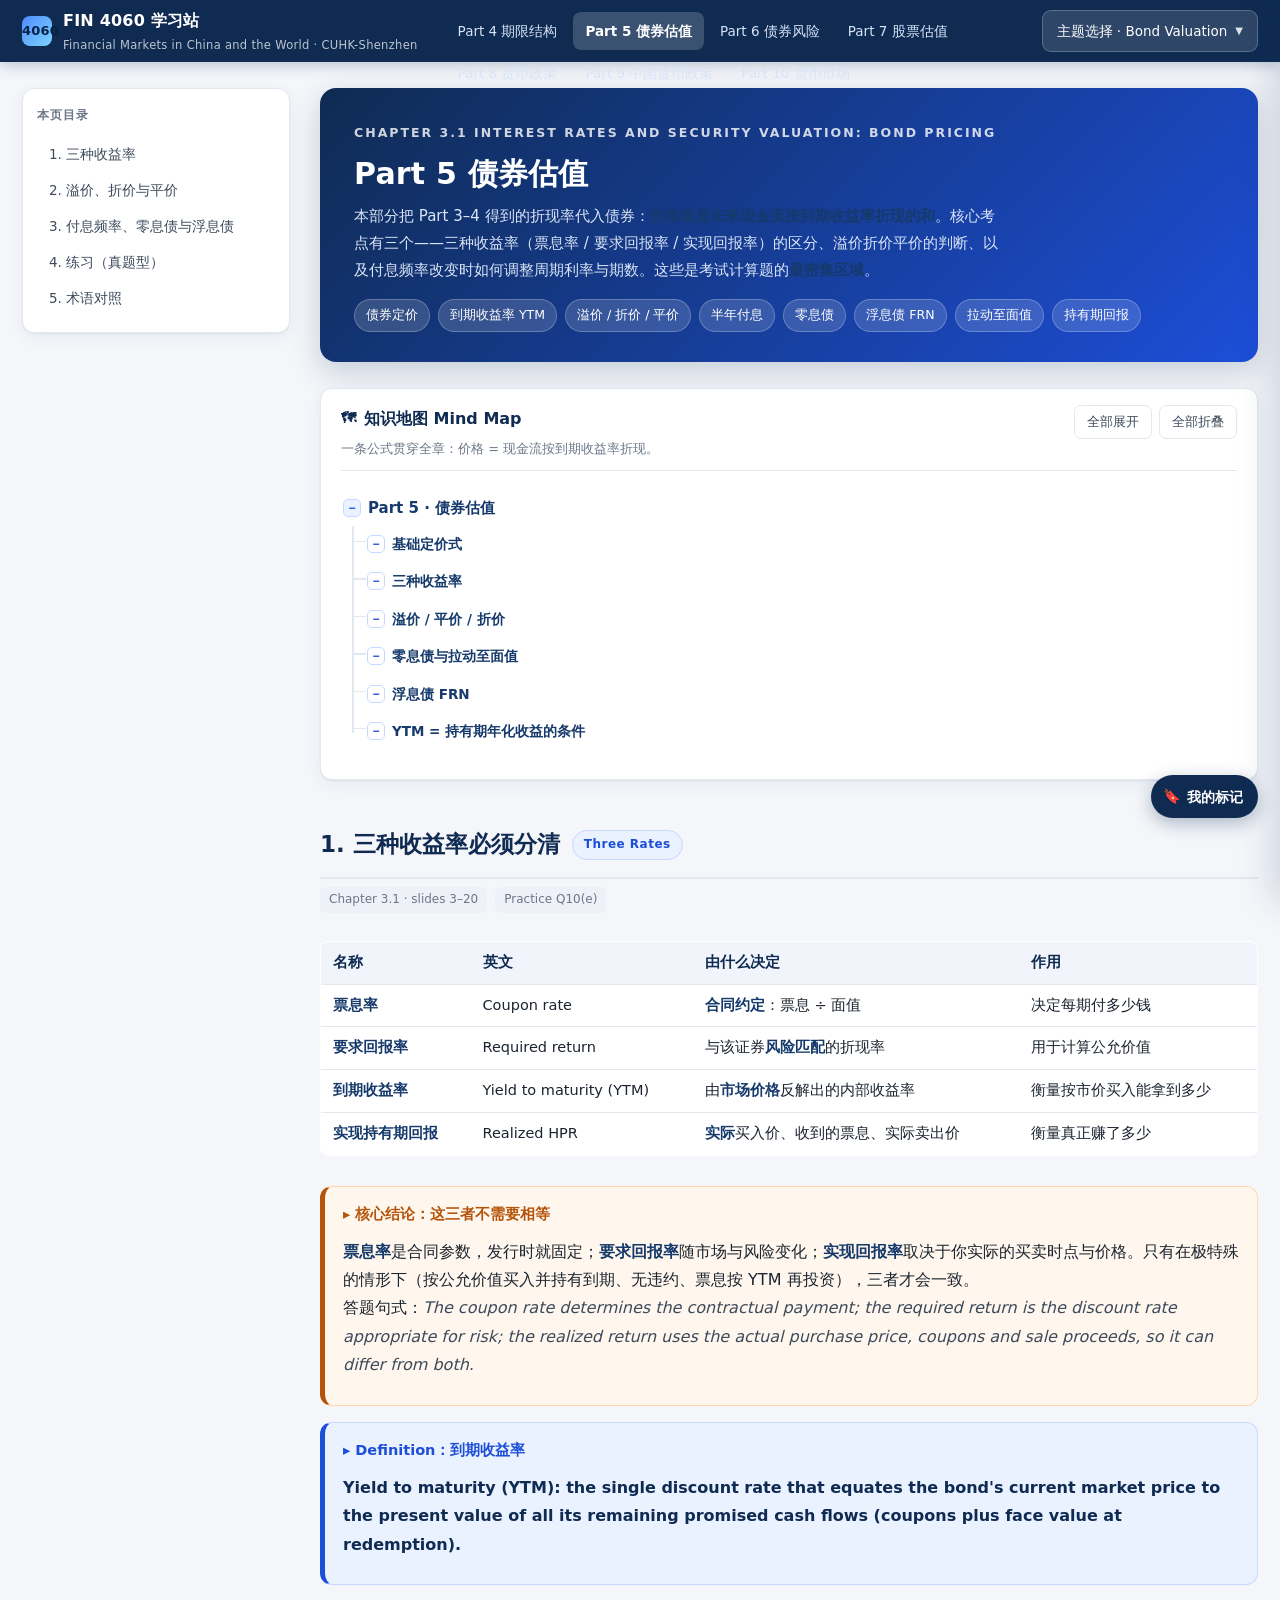
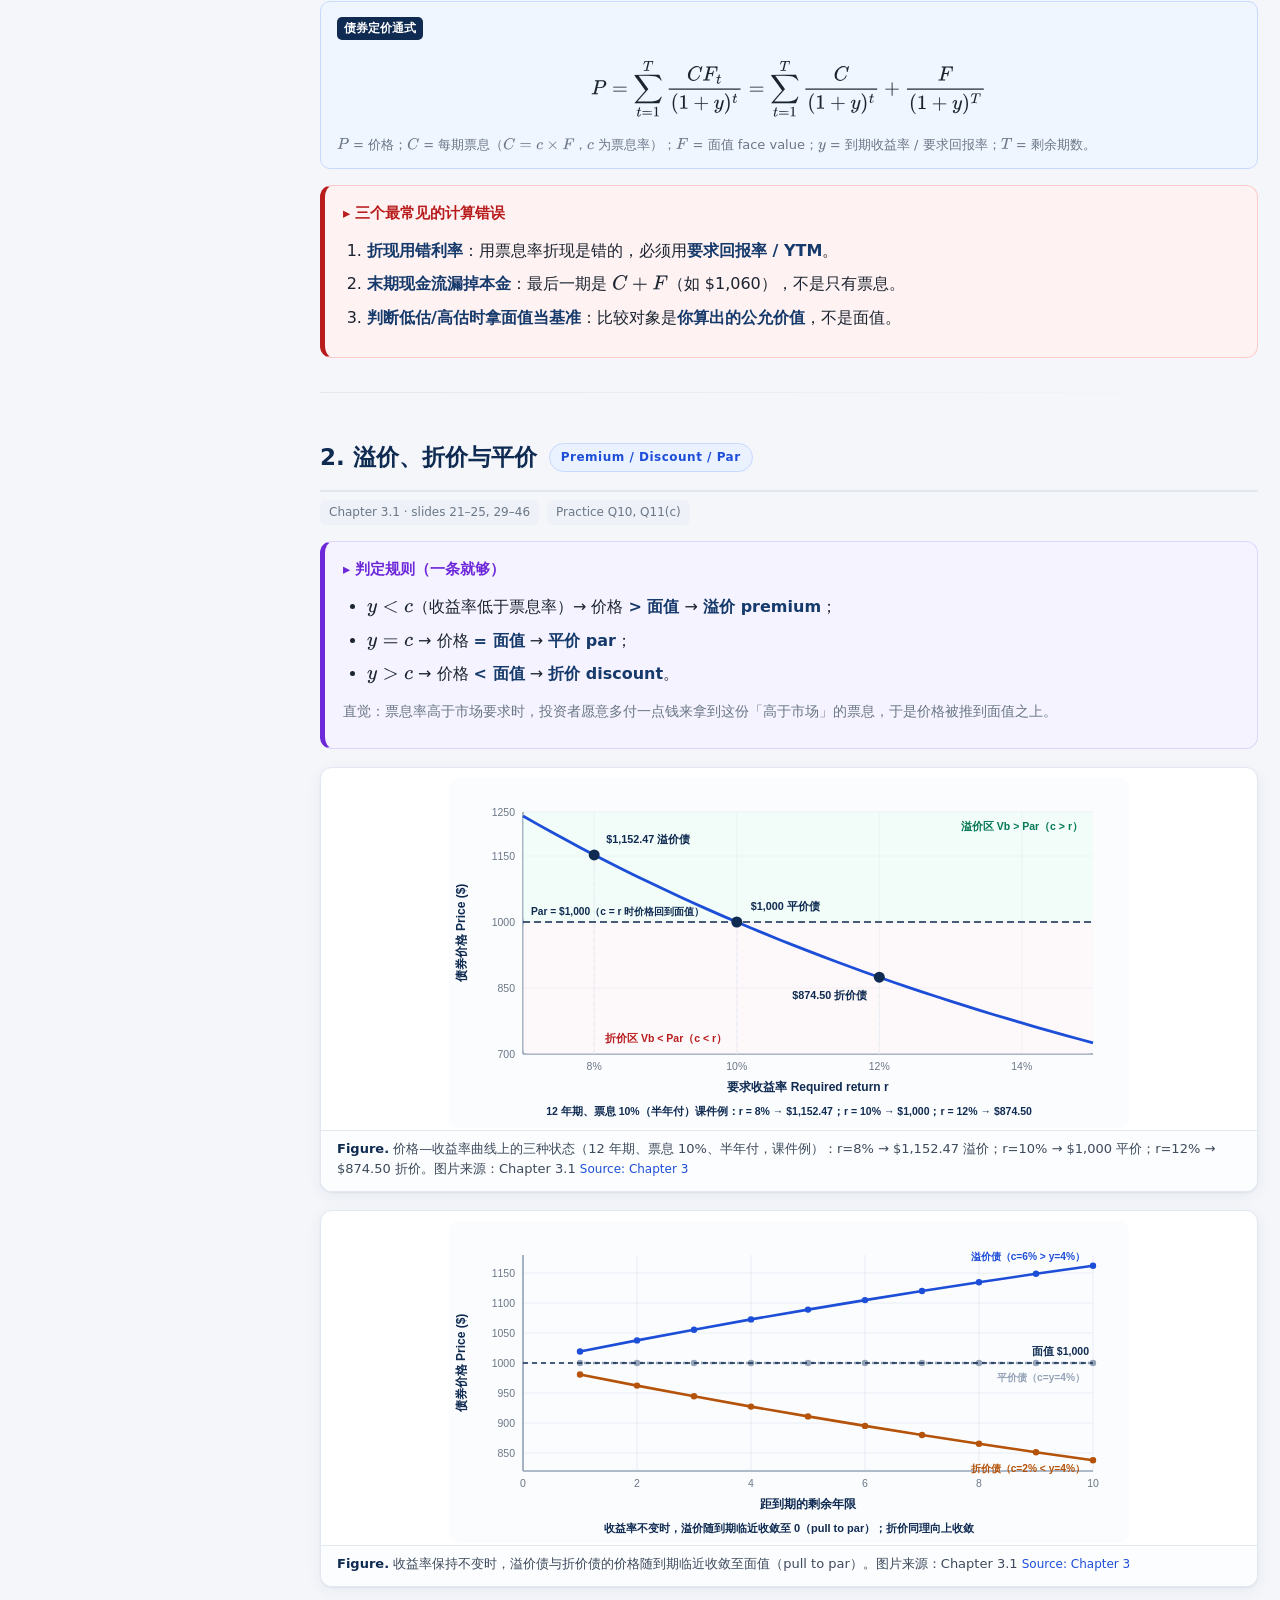
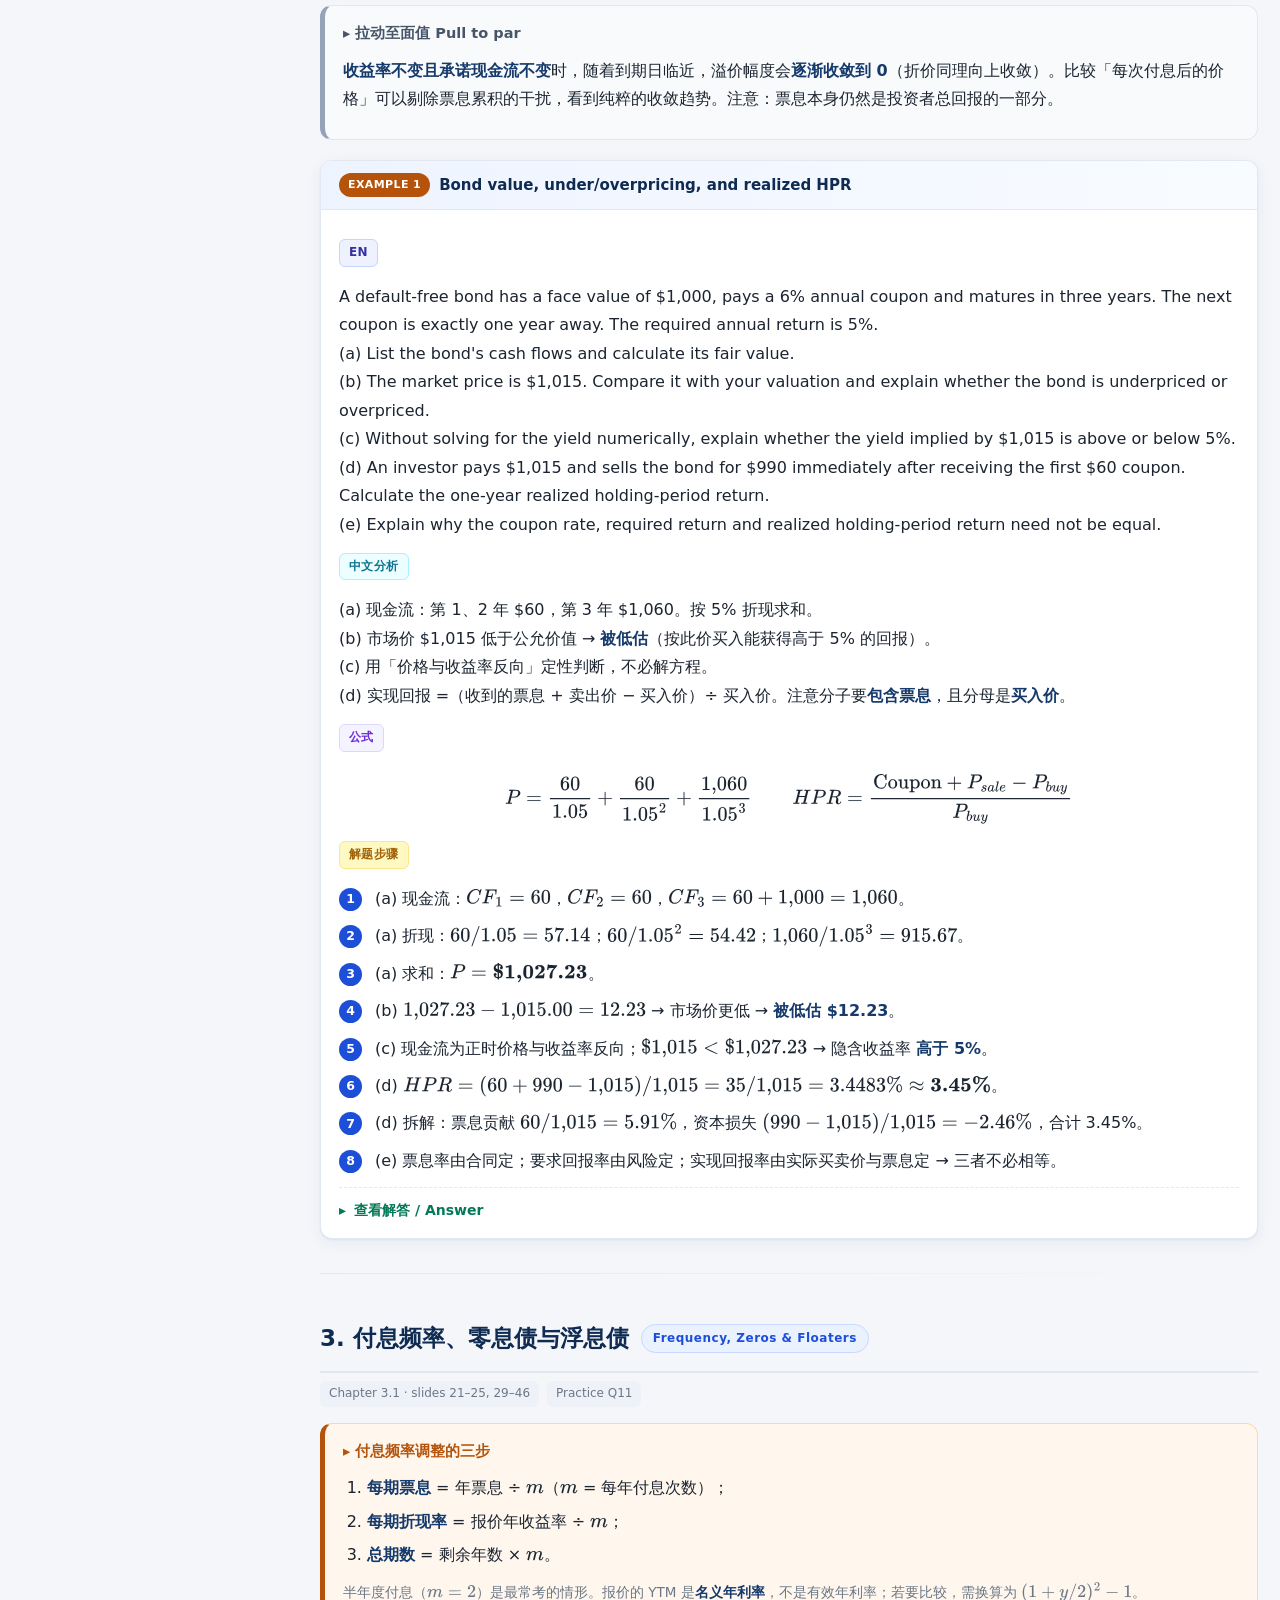
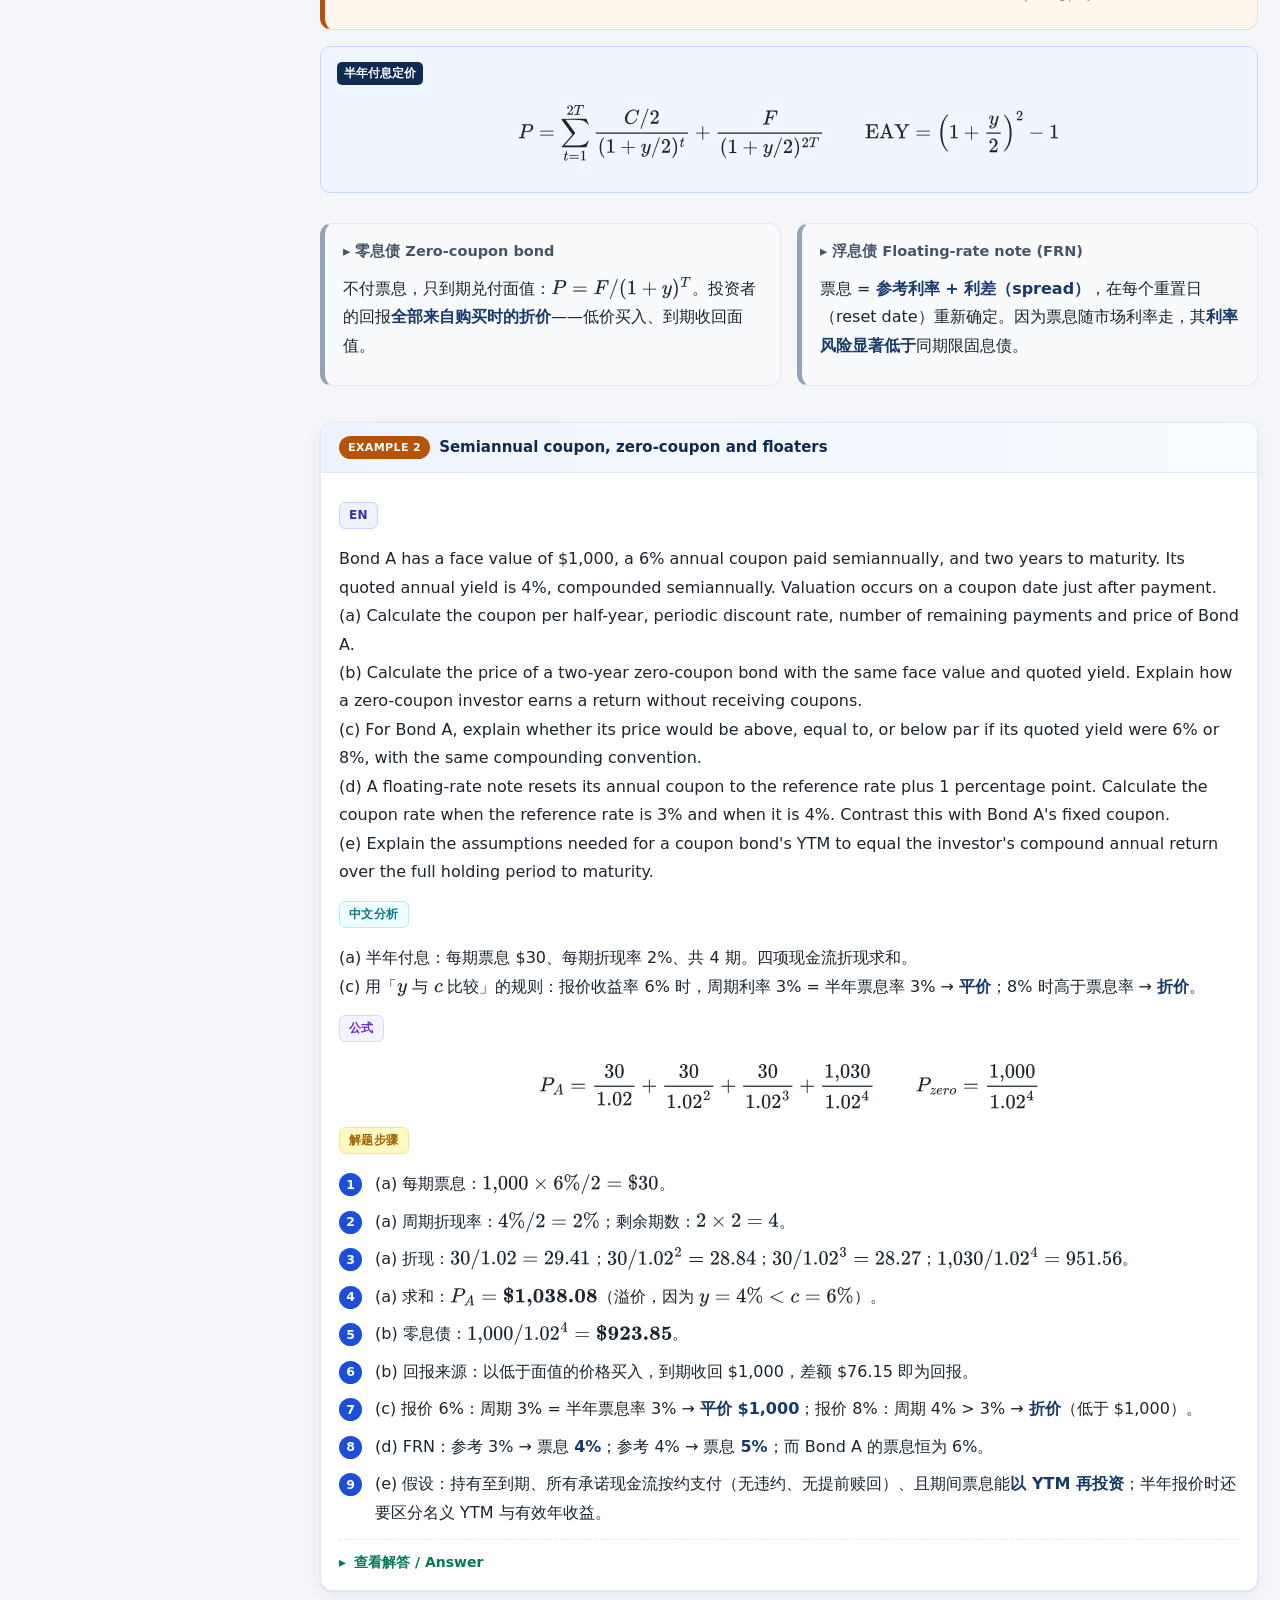
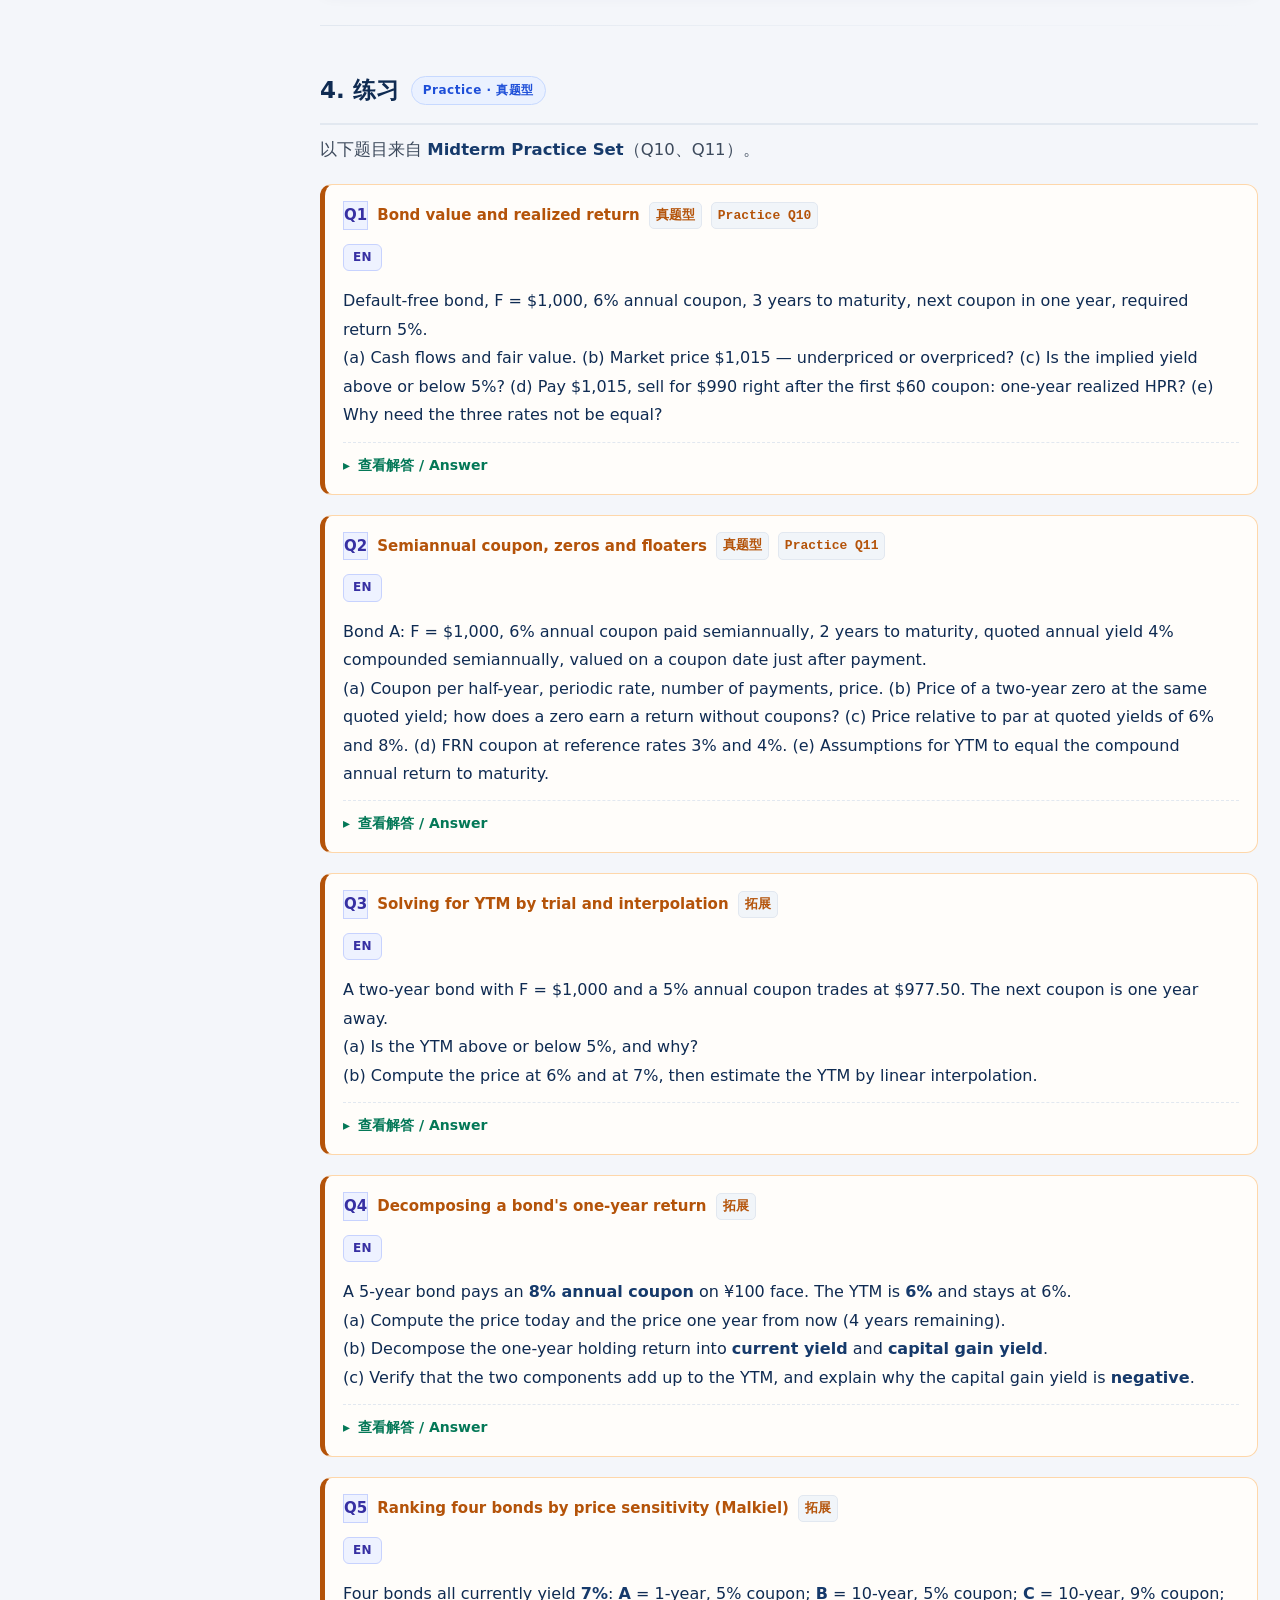
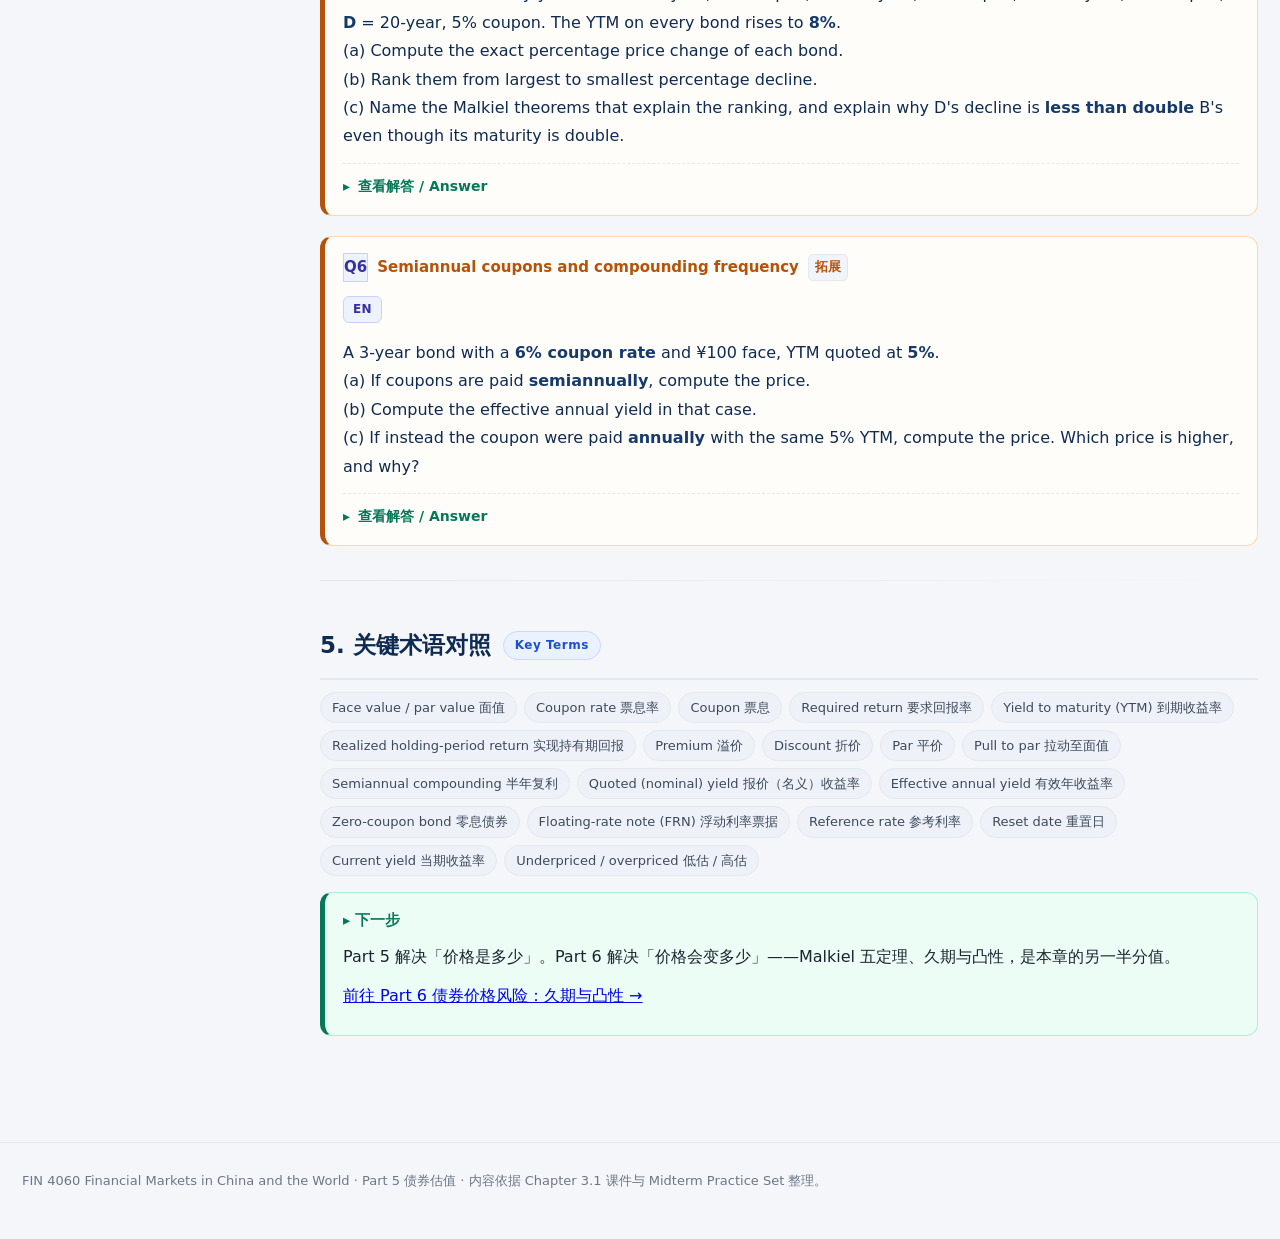
<file: part5-bond-valuation.html>
<!DOCTYPE html>
<html lang="zh-CN">
<head>
<meta charset="UTF-8">
<meta name="viewport" content="width=device-width, initial-scale=1.0">
<title>Part 5 债券估值 · FIN 4060 学习站</title>
<link rel="stylesheet" href="assets/style.css?v=20261027c">
<script>
window.MathJax = {
  tex: { inlineMath: [['\\(','\\)']], displayMath: [['\\[','\\]']] },
  svg: { fontCache: 'global' },
  options: { skipHtmlTags: ['script','noscript','style','textarea','pre','code'] }
};
</script>
<script src="assets/tex-mml-svg.js" id="MathJax-script" async></script>
<script>
(function () {
  function loadCdn() {
    if (window.MathJax && window.MathJax.startup) return;
    var s = document.createElement('script');
    s.src = 'https://cdn.jsdelivr.net/npm/mathjax@3.2.2/es5/tex-mml-svg.js';
    s.async = true;
    document.head.appendChild(s);
  }
  window.addEventListener('load', function () { setTimeout(loadCdn, 400); });
})();
</script>
    <script src="assets/figures.js?v=20261024b"></script>
    <script src="assets/mindmap.js"></script>
    <script src="assets/marks.js?v=20261027d"></script>
</head>
<body data-page="part5" data-root="">

<header id="site-topbar"></header>

<div class="layout">
  <aside class="toc" id="site-toc"></aside>
  <main>

    <div class="hero">
      <div class="kicker">Chapter 3.1 Interest Rates and Security Valuation: Bond Pricing</div>
      <h1>Part 5 债券估值</h1>
      <p>本部分把 Part 3–4 得到的折现率代入债券：<strong>价格就是未来现金流按到期收益率折现的和</strong>。核心考点有三个——三种收益率（票息率 / 要求回报率 / 实现回报率）的区分、溢价折价平价的判断、以及付息频率改变时如何调整周期利率与期数。这些是考试计算题的<strong>最密集区域</strong>。</p>
      <div class="tags">
        <span>债券定价</span><span>到期收益率 YTM</span><span>溢价 / 折价 / 平价</span><span>半年付息</span><span>零息债</span><span>浮息债 FRN</span><span>拉动至面值</span><span>持有期回报</span>
      </div>
    </div>

    <div id="mindmap-host"></div>

    <!-- ============ 1. 三种收益率 ============ -->
    <section id="s1">
      <h2 class="sec" data-short="1. 三种收益率">1. 三种收益率必须分清 <span class="badge">Three Rates</span></h2>
      <div class="lec-meta"><span>Chapter 3.1 · slides 3–20</span><span>Practice Q10(e)</span></div>

      <div class="tablewrap">
      <table class="data">
        <thead><tr><th style="width:150px;">名称</th><th>英文</th><th>由什么决定</th><th>作用</th></tr></thead>
        <tbody>
          <tr><td><strong>票息率</strong></td><td>Coupon rate</td><td><strong>合同约定</strong>：票息 ÷ 面值</td><td>决定每期付多少钱</td></tr>
          <tr><td><strong>要求回报率</strong></td><td>Required return</td><td>与该证券<strong>风险匹配</strong>的折现率</td><td>用于计算公允价值</td></tr>
          <tr><td><strong>到期收益率</strong></td><td>Yield to maturity (YTM)</td><td>由<strong>市场价格</strong>反解出的内部收益率</td><td>衡量按市价买入能拿到多少</td></tr>
          <tr><td><strong>实现持有期回报</strong></td><td>Realized HPR</td><td><strong>实际</strong>买入价、收到的票息、实际卖出价</td><td>衡量真正赚了多少</td></tr>
        </tbody>
      </table>
      </div>

      <div class="box key">
        <div class="box-title">▸ 核心结论：这三者不需要相等</div>
        <p><strong>票息率</strong>是合同参数，发行时就固定；<strong>要求回报率</strong>随市场与风险变化；<strong>实现回报率</strong>取决于你实际的买卖时点与价格。只有在极特殊的情形下（按公允价值买入并持有到期、无违约、票息按 YTM 再投资），三者才会一致。
        <br>答题句式：<em>The coupon rate determines the contractual payment; the required return is the discount rate appropriate for risk; the realized return uses the actual purchase price, coupons and sale proceeds, so it can differ from both.</em></p>
      </div>

      <div class="box def">
        <div class="box-title">▸ Definition：到期收益率</div>
        <p><span class="en"><b>Yield to maturity (YTM)</b>: the single discount rate that equates the bond's <b>current market price</b> to the present value of all its remaining promised cash flows (coupons plus face value at redemption).</span></p>
      </div>

      <div class="formula hi">
        <span class="tag">债券定价通式</span>
        \[ P=\sum_{t=1}^{T}\frac{CF_t}{(1+y)^t}=\sum_{t=1}^{T}\frac{C}{(1+y)^t}+\frac{F}{(1+y)^T} \]
        <div class="fnote">\(P\) = 价格；\(C\) = 每期票息（\(C=c\times F\)，\(c\) 为票息率）；\(F\) = 面值 face value；\(y\) = 到期收益率 / 要求回报率；\(T\) = 剩余期数。</div>
      </div>

      <div class="box warn">
        <div class="box-title">▸ 三个最常见的计算错误</div>
        <ol>
          <li><strong>折现用错利率</strong>：用票息率折现是错的，必须用<strong>要求回报率 / YTM</strong>。</li>
          <li><strong>末期现金流漏掉本金</strong>：最后一期是 \(C+F\)（如 \$1,060），不是只有票息。</li>
          <li><strong>判断低估/高估时拿面值当基准</strong>：比较对象是<strong>你算出的公允价值</strong>，不是面值。</li>
        </ol>
      </div>
    </section>

    <hr class="divider">

    <!-- ============ 2. 溢价折价平价 ============ -->
    <section id="s2">
      <h2 class="sec" data-short="2. 溢价、折价与平价">2. 溢价、折价与平价 <span class="badge">Premium / Discount / Par</span></h2>
      <div class="lec-meta"><span>Chapter 3.1 · slides 21–25, 29–46</span><span>Practice Q10, Q11(c)</span></div>

      <div class="box theory">
        <div class="box-title">▸ 判定规则（一条就够）</div>
        <ul>
          <li>\(y &lt; c\)（收益率低于票息率）→ 价格 <strong>&gt; 面值</strong> → <strong>溢价 premium</strong>；</li>
          <li>\(y = c\) → 价格 <strong>= 面值</strong> → <strong>平价 par</strong>；</li>
          <li>\(y &gt; c\) → 价格 <strong>&lt; 面值</strong> → <strong>折价 discount</strong>。</li>
        </ul>
        <p class="muted">直觉：票息率高于市场要求时，投资者愿意多付一点钱来拿到这份「高于市场」的票息，于是价格被推到面值之上。</p>
      </div>

      <div data-fig="bondPriceZones" data-cap="价格—收益率曲线上的三种状态（12 年期、票息 10%、半年付，课件例）：r=8% → $1,152.47 溢价；r=10% → $1,000 平价；r=12% → $874.50 折价。图片来源：Chapter 3.1" data-src="Chapter 3"></div>
      <div data-fig="pullToPar" data-cap="收益率保持不变时，溢价债与折价债的价格随到期临近收敛至面值（pull to par）。图片来源：Chapter 3.1" data-src="Chapter 3"></div>

      <div class="box note">
        <div class="box-title">▸ 拉动至面值 Pull to par</div>
        <p><strong>收益率不变且承诺现金流不变</strong>时，随着到期日临近，溢价幅度会<strong>逐渐收敛到 0</strong>（折价同理向上收敛）。比较「每次付息后的价格」可以剔除票息累积的干扰，看到纯粹的收敛趋势。注意：票息本身仍然是投资者总回报的一部分。</p>
      </div>

      <div class="example">
        <div class="ex-head"><span class="pill q">EXAMPLE 1</span> Bond value, under/overpricing, and realized HPR</div>
        <div class="ex-body">
          <div class="q-block">
            <span class="lbl lbl-en">EN</span>
            <p class="en-q">A default-free bond has a face value of $1,000, pays a 6% annual coupon and matures in three years. The next coupon is exactly one year away. The required annual return is 5%.
            <br>(a) List the bond's cash flows and calculate its fair value.
            <br>(b) The market price is $1,015. Compare it with your valuation and explain whether the bond is underpriced or overpriced.
            <br>(c) Without solving for the yield numerically, explain whether the yield implied by $1,015 is above or below 5%.
            <br>(d) An investor pays $1,015 and sells the bond for $990 immediately after receiving the first $60 coupon. Calculate the one-year realized holding-period return.
            <br>(e) Explain why the coupon rate, required return and realized holding-period return need not be equal.</p>
          </div>

          <div class="q-block">
            <span class="lbl lbl-cn">中文分析</span>
            <p>(a) 现金流：第 1、2 年 \$60，第 3 年 \$1,060。按 5% 折现求和。
            <br>(b) 市场价 \$1,015 低于公允价值 → <strong>被低估</strong>（按此价买入能获得高于 5% 的回报）。
            <br>(c) 用「价格与收益率反向」定性判断，不必解方程。
            <br>(d) 实现回报 =（收到的票息 + 卖出价 − 买入价）÷ 买入价。注意分子要<strong>包含票息</strong>，且分母是<strong>买入价</strong>。</p>
          </div>

          <div class="q-block">
            <span class="lbl lbl-fml">公式</span>
            \[ P=\frac{60}{1.05}+\frac{60}{1.05^2}+\frac{1{,}060}{1.05^3} \qquad HPR=\frac{\text{Coupon}+P_{sale}-P_{buy}}{P_{buy}} \]
          </div>

          <div class="q-block">
            <span class="lbl lbl-step">解题步骤</span>
            <ol class="steps">
              <li>(a) 现金流：\(CF_1=60\)，\(CF_2=60\)，\(CF_3=60+1{,}000=1{,}060\)。</li>
              <li>(a) 折现：\(60/1.05=57.14\)；\(60/1.05^2=54.42\)；\(1{,}060/1.05^3=915.67\)。</li>
              <li>(a) 求和：\(P=\mathbf{\$1{,}027.23}\)。</li>
              <li>(b) \(1{,}027.23-1{,}015.00=12.23\) → 市场价更低 → <strong>被低估 \$12.23</strong>。</li>
              <li>(c) 现金流为正时价格与收益率反向；\(\$1{,}015&lt;\$1{,}027.23\) → 隐含收益率 <strong>高于 5%</strong>。</li>
              <li>(d) \(HPR=(60+990-1{,}015)/1{,}015=35/1{,}015=3.4483\%\approx\mathbf{3.45\%}\)。</li>
              <li>(d) 拆解：票息贡献 \(60/1{,}015=5.91\%\)，资本损失 \((990-1{,}015)/1{,}015=-2.46\%\)，合计 3.45%。</li>
              <li>(e) 票息率由合同定；要求回报率由风险定；实现回报率由实际买卖价与票息定 → 三者不必相等。</li>
            </ol>
          </div>

          <details class="answer">
            <summary>查看解答 / Answer</summary>
            <div class="ans-body">
              <div class="q-block">
                <span class="lbl lbl-ans">EN Answer</span>
                <p>(a) \(CF_1=CF_2=\$60\), \(CF_3=\$1{,}060\); \(P=60/1.05+60/1.05^2+1{,}060/1.05^3=\mathbf{\$1{,}027.23}\).
                <br>(b) Underpriced by <b>\$12.23</b> relative to the stated valuation.
                <br>(c) The price is below the value at 5%, and price falls as yield rises, so the implied yield is <b>above 5%</b>.
                <br>(d) \(HPR=(60+990-1{,}015)/1{,}015=\mathbf{3.45\%}\), including coupon income and the capital loss.
                <br>(e) The coupon rate sets the contractual payment; the required return is the risk-appropriate discount rate; the realized return uses actual prices, coupons and proceeds, so it can differ from both.</p>
              </div>
              <div class="q-block">
                <span class="lbl lbl-ans">中文答案</span>
                <p>(a) 公允价值 <strong>\$1,027.23</strong>；(b) 市场价 \$1,015 使其<strong>被低估 \$12.23</strong>；(c) 隐含收益率<strong>高于 5%</strong>；(d) 一年实现回报 <strong>3.45%</strong>。
                <br>(e) 三者由不同因素决定，不必相等。
                <br>本题的陷阱在 (d)：实现回报<strong>低于</strong>票息率 6%，因为卖出价低于买入价产生了资本损失。</p>
              </div>
            </div>
          </details>
        </div>
      </div>
    </section>

    <hr class="divider">

    <!-- ============ 3. 付息频率 ============ -->
    <section id="s3">
      <h2 class="sec" data-short="3. 付息频率、零息债与浮息债">3. 付息频率、零息债与浮息债 <span class="badge">Frequency, Zeros &amp; Floaters</span></h2>
      <div class="lec-meta"><span>Chapter 3.1 · slides 21–25, 29–46</span><span>Practice Q11</span></div>

      <div class="box key">
        <div class="box-title">▸ 付息频率调整的三步</div>
        <ol>
          <li><strong>每期票息</strong> = 年票息 ÷ \(m\)（\(m\) = 每年付息次数）；</li>
          <li><strong>每期折现率</strong> = 报价年收益率 ÷ \(m\)；</li>
          <li><strong>总期数</strong> = 剩余年数 × \(m\)。</li>
        </ol>
        <p class="muted">半年度付息（\(m=2\)）是最常考的情形。报价的 YTM 是<strong>名义年利率</strong>，不是有效年利率；若要比较，需换算为 \((1+y/2)^2-1\)。</p>
      </div>

      <div class="formula hi">
        <span class="tag">半年付息定价</span>
        \[ P=\sum_{t=1}^{2T}\frac{C/2}{(1+y/2)^t}+\frac{F}{(1+y/2)^{2T}} \qquad \text{EAY}=\left(1+\frac{y}{2}\right)^2-1 \]
      </div>

      <div class="grid2">
        <div class="box note">
          <div class="box-title">▸ 零息债 Zero-coupon bond</div>
          <p>不付票息，只到期兑付面值：\(P=F/(1+y)^T\)。投资者的回报<strong>全部来自购买时的折价</strong>——低价买入、到期收回面值。</p>
        </div>
        <div class="box note">
          <div class="box-title">▸ 浮息债 Floating-rate note (FRN)</div>
          <p>票息 = <strong>参考利率 + 利差（spread）</strong>，在每个重置日（reset date）重新确定。因为票息随市场利率走，其<strong>利率风险显著低于</strong>同期限固息债。</p>
        </div>
      </div>

      <div class="example">
        <div class="ex-head"><span class="pill q">EXAMPLE 2</span> Semiannual coupon, zero-coupon and floaters</div>
        <div class="ex-body">
          <div class="q-block">
            <span class="lbl lbl-en">EN</span>
            <p class="en-q">Bond A has a face value of $1,000, a 6% annual coupon paid semiannually, and two years to maturity. Its quoted annual yield is 4%, compounded semiannually. Valuation occurs on a coupon date just after payment.
            <br>(a) Calculate the coupon per half-year, periodic discount rate, number of remaining payments and price of Bond A.
            <br>(b) Calculate the price of a two-year zero-coupon bond with the same face value and quoted yield. Explain how a zero-coupon investor earns a return without receiving coupons.
            <br>(c) For Bond A, explain whether its price would be above, equal to, or below par if its quoted yield were 6% or 8%, with the same compounding convention.
            <br>(d) A floating-rate note resets its annual coupon to the reference rate plus 1 percentage point. Calculate the coupon rate when the reference rate is 3% and when it is 4%. Contrast this with Bond A's fixed coupon.
            <br>(e) Explain the assumptions needed for a coupon bond's YTM to equal the investor's compound annual return over the full holding period to maturity.</p>
          </div>

          <div class="q-block">
            <span class="lbl lbl-cn">中文分析</span>
            <p>(a) 半年付息：每期票息 \$30、每期折现率 2%、共 4 期。四项现金流折现求和。
            <br>(c) 用「\(y\) 与 \(c\) 比较」的规则：报价收益率 6% 时，周期利率 3% = 半年票息率 3% → <strong>平价</strong>；8% 时高于票息率 → <strong>折价</strong>。</p>
          </div>

          <div class="q-block">
            <span class="lbl lbl-fml">公式</span>
            \[ P_A=\frac{30}{1.02}+\frac{30}{1.02^2}+\frac{30}{1.02^3}+\frac{1{,}030}{1.02^4} \qquad P_{zero}=\frac{1{,}000}{1.02^4} \]
          </div>

          <div class="q-block">
            <span class="lbl lbl-step">解题步骤</span>
            <ol class="steps">
              <li>(a) 每期票息：\(1{,}000\times6\%/2=\$30\)。</li>
              <li>(a) 周期折现率：\(4\%/2=2\%\)；剩余期数：\(2\times2=4\)。</li>
              <li>(a) 折现：\(30/1.02=29.41\)；\(30/1.02^2=28.84\)；\(30/1.02^3=28.27\)；\(1{,}030/1.02^4=951.56\)。</li>
              <li>(a) 求和：\(P_A=\mathbf{\$1{,}038.08}\)（溢价，因为 \(y=4\%&lt;c=6\%\)）。</li>
              <li>(b) 零息债：\(1{,}000/1.02^4=\mathbf{\$923.85}\)。</li>
              <li>(b) 回报来源：以低于面值的价格买入，到期收回 \$1,000，差额 \$76.15 即为回报。</li>
              <li>(c) 报价 6%：周期 3% = 半年票息率 3% → <strong>平价 \$1,000</strong>；报价 8%：周期 4% &gt; 3% → <strong>折价</strong>（低于 \$1,000）。</li>
              <li>(d) FRN：参考 3% → 票息 <strong>4%</strong>；参考 4% → 票息 <strong>5%</strong>；而 Bond A 的票息恒为 6%。</li>
              <li>(e) 假设：持有至到期、所有承诺现金流按约支付（无违约、无提前赎回）、且期间票息能<strong>以 YTM 再投资</strong>；半年报价时还要区分名义 YTM 与有效年收益。</li>
            </ol>
          </div>

          <details class="answer">
            <summary>查看解答 / Answer</summary>
            <div class="ans-body">
              <div class="q-block">
                <span class="lbl lbl-ans">EN Answer</span>
                <p>(a) Semiannual coupon = \$30; periodic yield = 2%; remaining payments = 4; \(P_A=30/1.02+30/1.02^2+30/1.02^3+1{,}030/1.02^4=\mathbf{\$1{,}038.08}\).
                <br>(b) \(P_{zero}=1{,}000/1.02^4=\mathbf{\$923.85}\). The return comes from buying below face value and receiving \$1,000 at maturity.
                <br>(c) At a quoted 6% the bond is <b>at par</b>; at 8% it is <b>below par</b>, because the fixed 6% coupon cannot deliver the market yield without a purchase discount.
                <br>(d) The floating coupon is <b>4%</b> at a 3% reference rate and <b>5%</b> at 4%, once reset; Bond A's contractual coupon remains 6%.
                <br>(e) The investor must hold to maturity, receive all promised payments without default or early call, and <b>reinvest interim coupons at the YTM</b>. For semiannual quotations, compare annual compound returns with \((1+y/2)^2-1\).</p>
              </div>
              <div class="q-block">
                <span class="lbl lbl-ans">中文答案</span>
                <p>(a) 每期 \$30、周期 2%、4 期，价格 <strong>\$1,038.08</strong>；(b) 零息债 <strong>\$923.85</strong>，收益来自折价；
                <br>(c) 报价 6% → <strong>平价</strong>，报价 8% → <strong>折价</strong>；(d) FRN 票息 <strong>4% / 5%</strong>，Bond A 恒为 6%；
                <br>(e) 需持有到期、无违约/提前赎回、票息按 YTM 再投资。
                <br>易错点：报价 8% 时容易误以为周期利率是 8%，正确是 <strong>4%/期</strong>。</p>
              </div>
            </div>
          </details>
        </div>
      </div>
    </section>

    <hr class="divider">

    <!-- ============ 4. 练习 ============ -->
    <section id="ex" data-exgroup>
      <h2 class="sec" data-short="4. 练习（真题型）">4. 练习 <span class="badge">Practice · 真题型</span></h2>
      <p class="lede">以下题目来自 <strong>Midterm Practice Set</strong>（Q10、Q11）。</p>

      <div class="exercise" data-ex>
        <div class="ex-title"><span class="lbl lbl-en">Q<span class="num"></span></span> Bond value and realized return <span class="kbd">真题型</span> <span class="kbd">Practice Q10</span></div>
        <div class="q-block">
          <span class="lbl lbl-en">EN</span>
          <p class="en-q">Default-free bond, F = $1,000, 6% annual coupon, 3 years to maturity, next coupon in one year, required return 5%.
          <br>(a) Cash flows and fair value. (b) Market price $1,015 — underpriced or overpriced? (c) Is the implied yield above or below 5%? (d) Pay $1,015, sell for $990 right after the first $60 coupon: one-year realized HPR? (e) Why need the three rates not be equal?</p>
        </div>
        <details class="answer">
          <summary>查看解答 / Answer</summary>
          <div class="ans-body">
            <div class="q-block"><span class="lbl lbl-cn">中文分析</span><p>见本节 EXAMPLE 1。</p></div>
            <ol class="steps">
              <li>(a) \(P=\$1{,}027.23\)。</li>
              <li>(b) 低估 \$12.23。</li>
              <li>(c) 隐含收益率高于 5%。</li>
              <li>(d) \(HPR=35/1{,}015=3.45\%\)。</li>
              <li>(e) 三者由不同因素决定。</li>
            </ol>
            <div class="q-block"><span class="lbl lbl-ans">EN Answer</span><p>(a) <b>\$1,027.23</b>. (b) <b>Underpriced</b> by \$12.23. (c) <b>Above 5%</b>. (d) <b>3.45%</b>. (e) Coupon = contractual; required return = risk-appropriate discount rate; realized return = actual prices and proceeds.</p></div>
            <div class="q-block"><span class="lbl lbl-ans">中文答案</span><p>(a) <strong>\$1,027.23</strong>；(b) 低估 \$12.23；(c) 高于 5%；(d) <strong>3.45%</strong>；(e) 三者不必相等。</p></div>
          </div>
        </details>
      </div>

      <div class="exercise" data-ex>
        <div class="ex-title"><span class="lbl lbl-en">Q<span class="num"></span></span> Semiannual coupon, zeros and floaters <span class="kbd">真题型</span> <span class="kbd">Practice Q11</span></div>
        <div class="q-block">
          <span class="lbl lbl-en">EN</span>
          <p class="en-q">Bond A: F = $1,000, 6% annual coupon paid semiannually, 2 years to maturity, quoted annual yield 4% compounded semiannually, valued on a coupon date just after payment.
          <br>(a) Coupon per half-year, periodic rate, number of payments, price. (b) Price of a two-year zero at the same quoted yield; how does a zero earn a return without coupons? (c) Price relative to par at quoted yields of 6% and 8%. (d) FRN coupon at reference rates 3% and 4%. (e) Assumptions for YTM to equal the compound annual return to maturity.</p>
        </div>
        <details class="answer">
          <summary>查看解答 / Answer</summary>
          <div class="ans-body">
            <div class="q-block"><span class="lbl lbl-cn">中文分析</span><p>见本节 EXAMPLE 2。</p></div>
            <ol class="steps">
              <li>(a) \$30 / 2% / 4 期 / \(P=\$1{,}038.08\)。</li>
              <li>(b) \(P=\$923.85\)，收益来自折价。</li>
              <li>(c) 6% → 平价；8% → 折价。</li>
              <li>(d) 4% / 5%；Bond A 恒 6%。</li>
              <li>(e) 持有到期、无违约/提前赎回、票息按 YTM 再投资。</li>
            </ol>
            <div class="q-block"><span class="lbl lbl-ans">EN Answer</span><p>(a) <b>\$30; 2%; 4; \$1,038.08</b>. (b) <b>\$923.85</b>; return from the purchase discount. (c) <b>Par at 6%, below par at 8%</b>. (d) <b>4% and 5%</b>; Bond A stays at 6%. (e) Hold to maturity, no default/call, coupons reinvested at the YTM.</p></div>
            <div class="q-block"><span class="lbl lbl-ans">中文答案</span><p>(a) <strong>\$1,038.08</strong>；(b) <strong>\$923.85</strong>；(c) 6% 平价、8% 折价；(d) <strong>4% / 5%</strong>；(e) 三个假设。</p></div>
          </div>
        </details>
      </div>

      <div class="exercise" data-ex>
        <div class="ex-title"><span class="lbl lbl-en">Q<span class="num"></span></span> Solving for YTM by trial and interpolation <span class="kbd">拓展</span></div>
        <div class="q-block">
          <span class="lbl lbl-en">EN</span>
          <p class="en-q">A two-year bond with F = $1,000 and a 5% annual coupon trades at $977.50. The next coupon is one year away.
          <br>(a) Is the YTM above or below 5%, and why?
          <br>(b) Compute the price at 6% and at 7%, then estimate the YTM by linear interpolation.</p>
        </div>
        <details class="answer">
          <summary>查看解答 / Answer</summary>
          <div class="ans-body">
            <div class="q-block"><span class="lbl lbl-cn">中文分析</span><p>价格低于面值 → 折价 → \(y&gt;c=5\%\)。插值法：在两个试算收益率之间，价格随收益率近似线性变化，用价格差的比例推算收益率。</p></div>
            <ol class="steps">
              <li>(a) 价格 \$977.50 &lt; 面值 → 折价 → YTM <strong>高于 5%</strong>。</li>
              <li>(b) 6% 时：\(P=50/1.06+1{,}050/1.06^2=47.17+934.50=\$981.67\)。</li>
              <li>(b) 7% 时：\(P=50/1.07+1{,}050/1.07^2=46.73+917.29=\$964.02\)。</li>
              <li>目标价 \$977.50 位于 981.67 与 964.02 之间。</li>
              <li>比例：\(\dfrac{981.67-977.50}{981.67-964.02}=\dfrac{4.17}{17.65}=0.2363\)。</li>
              <li>估计 \(YTM\approx6\%+0.2363\times1\%=\mathbf{6.24\%}\)（精确解约 6.23%）。</li>
            </ol>
            <div class="q-block"><span class="lbl lbl-ans">EN Answer</span><p>(a) <b>Above 5%</b>: the bond trades below par. (b) \(P(6\%)=\$981.67\), \(P(7\%)=\$964.02\). Interpolating: \(6\%+\frac{981.67-977.50}{981.67-964.02}\times1\%\approx\mathbf{6.24\%}\).</p></div>
            <div class="q-block"><span class="lbl lbl-ans">中文答案</span><p>(a) <strong>高于 5%</strong>（折价交易）。(b) 6% → \$981.67，7% → \$964.02，插值估计 YTM ≈ <strong>6.24%</strong>。插值只是近似，因为价格—收益率关系是弯的（凸性）。</p></div>
          </div>
        </details>
      </div>
      <div class="exercise" data-ex>
        <div class="ex-title"><span class="lbl lbl-en">Q<span class="num"></span></span> Decomposing a bond's one-year return <span class="kbd">拓展</span></div>
        <div class="q-block">
          <span class="lbl lbl-en">EN</span>
          <p class="en-q">A 5-year bond pays an <b>8% annual coupon</b> on ¥100 face. The YTM is <b>6%</b> and stays at 6%.
          <br>(a) Compute the price today and the price one year from now (4 years remaining).
          <br>(b) Decompose the one-year holding return into <b>current yield</b> and <b>capital gain yield</b>.
          <br>(c) Verify that the two components add up to the YTM, and explain why the capital gain yield is <b>negative</b>.</p>
        </div>
        <details class="answer">
          <summary>查看解答 / Answer</summary>
          <div class="ans-body">
            <div class="q-block"><span class="lbl lbl-cn">中文分析</span><p>溢价债券（票息率 &gt; YTM）的价格会<strong>沿着到期日「被拉回面值」</strong>（pull to par），所以资本利得为负。<strong>总回报 = 当期收益率 + 资本利得率</strong>；当收益率不变时，这个总回报<strong>恰好等于 YTM</strong>。</p></div>
            <ol class="steps">
              <li>(a) 年金因子 \((1-1.06^{-5})/0.06=(1-0.747258)/0.06=4.212364\)。</li>
              <li>(a) \(P_0=8\times4.212364+100\times0.747258=33.6989+74.7258=\) <strong>¥108.42</strong>。</li>
              <li>(a) 4 年期：\((1-1.06^{-4})/0.06=(1-0.792094)/0.06=3.465106\)。</li>
              <li>(a) \(P_1=8\times3.465106+100\times0.792094=27.7208+79.2094=\) <strong>¥106.93</strong>。</li>
              <li>(b) 当期收益率 = 8 ÷ 108.4247 = <strong>7.378%</strong>。</li>
              <li>(b) 资本利得率 = (106.9302 − 108.4247) ÷ 108.4247 = −1.4945 ÷ 108.4247 = <strong>−1.378%</strong>。</li>
              <li>(c) 7.378% + (−1.378%) = <strong>6.000% = YTM</strong> ✓。资本利得为负是因为它是<strong>溢价债券</strong>，价格必然向 ¥100 回落。</li>
            </ol>
            <div class="q-block"><span class="lbl lbl-ans">EN Answer</span><p>(a) P<sub>0</sub> = 8 × 4.212364 + 100 × 0.747258 = <b>¥108.42</b>; P<sub>1</sub> = 8 × 3.465106 + 100 × 0.792094 = <b>¥106.93</b>. (b) Current yield = 8/108.4247 = <b>7.378%</b>; capital gain yield = (106.9302 − 108.4247)/108.4247 = <b>−1.378%</b>. (c) 7.378% − 1.378% = <b>6.000% = the YTM</b>. The capital gain is negative because a premium bond's price is pulled toward par as maturity approaches.</p></div>
            <div class="q-block"><span class="lbl lbl-ans">中文答案</span><p>(a) P<sub>0</sub> = <strong>¥108.42</strong>，P<sub>1</sub> = <strong>¥106.93</strong>。(b) 当期收益率 <strong>7.378%</strong>，资本利得率 <strong>−1.378%</strong>。(c) 两者相加 = <strong>6.000% = YTM</strong>；资本利得为负源于溢价债券价格被拉回面值。</p></div>
          </div>
        </details>
      </div>

      <div class="exercise" data-ex>
        <div class="ex-title"><span class="lbl lbl-en">Q<span class="num"></span></span> Ranking four bonds by price sensitivity (Malkiel) <span class="kbd">拓展</span></div>
        <div class="q-block">
          <span class="lbl lbl-en">EN</span>
          <p class="en-q">Four bonds all currently yield <b>7%</b>: <b>A</b> = 1-year, 5% coupon; <b>B</b> = 10-year, 5% coupon; <b>C</b> = 10-year, 9% coupon; <b>D</b> = 20-year, 5% coupon. The YTM on every bond rises to <b>8%</b>.
          <br>(a) Compute the exact percentage price change of each bond.
          <br>(b) Rank them from largest to smallest percentage decline.
          <br>(c) Name the Malkiel theorems that explain the ranking, and explain why D's decline is <b>less than double</b> B's even though its maturity is double.</p>
        </div>
        <details class="answer">
          <summary>查看解答 / Answer</summary>
          <div class="ans-body">
            <div class="q-block"><span class="lbl lbl-cn">中文分析</span><p>四条 Malkiel 定理里，这里直接用到<strong>定理 2（期限越长越敏感）</strong>、<strong>定理 3（票息越低越敏感）</strong>与<strong>定理 4（敏感度随期限递增但增速递减）</strong>。注意：定理 4 意味着期限翻倍，敏感度<strong>不到两倍</strong>。</p></div>
            <ol class="steps">
              <li>(a) <strong>A</strong>：P(7%) = 105/1.07 = 98.1308；P(8%) = 105/1.08 = 97.2222 → <strong>−0.93%</strong>。</li>
              <li>(a) <strong>B</strong>：P(7%) = 5 × 7.023582 + 50.8349 = <strong>85.9528</strong>；P(8%) = 5 × 6.710081 + 46.3193 = <strong>79.8698</strong> → <strong>−7.08%</strong>。</li>
              <li>(a) <strong>C</strong>：P(7%) = 9 × 7.023582 + 50.8349 = <strong>114.0472</strong>；P(8%) = 9 × 6.710081 + 46.3193 = <strong>106.7101</strong> → <strong>−6.43%</strong>。</li>
              <li>(a) <strong>D</strong>：P(7%) = 5 × 10.594014 + 25.8419 = <strong>78.8120</strong>；P(8%) = 5 × 9.818147 + 21.4548 = <strong>70.5456</strong> → <strong>−10.49%</strong>。</li>
              <li>(b) 排序（跌幅由大到小）：<strong>D (10.49%) &gt; B (7.08%) &gt; C (6.43%) &gt; A (0.93%)</strong>。</li>
              <li>(c) 定理 2 解释 D、B、C 都远大于 A；定理 3 解释同期限下 B（低票息 5%）跌幅大于 C（高票息 9%）。</li>
              <li>(c) 定理 4：D 的期限是 B 的两倍，但跌幅 −10.49% <strong>小于</strong> −7.08% 的两倍（−14.15%）——敏感度随期限<strong>递增但增速递减</strong>。</li>
            </ol>
            <div class="q-block"><span class="lbl lbl-ans">EN Answer</span><p>(a) A: 98.1308 → 97.2222 = <b>−0.93%</b>; B: 85.9528 → 79.8698 = <b>−7.08%</b>; C: 114.0472 → 106.7101 = <b>−6.43%</b>; D: 78.8120 → 70.5456 = <b>−10.49%</b>. (b) <b>D &gt; B &gt; C &gt; A</b>. (c) Theorem 2 (longer maturity → more sensitive) explains D, B, C over A; Theorem 3 (lower coupon → more sensitive) explains B over C; Theorem 4 (sensitivity rises with maturity at a <i>decreasing</i> rate) explains why D's −10.49% is smaller than twice B's −7.08% (−14.15%).</p></div>
            <div class="q-block"><span class="lbl lbl-ans">中文答案</span><p>(a) A <strong>−0.93%</strong>、B <strong>−7.08%</strong>、C <strong>−6.43%</strong>、D <strong>−10.49%</strong>。(b) <strong>D &gt; B &gt; C &gt; A</strong>。(c) 定理 2 与定理 3 解释排序；定理 4 解释 20 年跌幅 −10.49% 小于 10 年跌幅 −7.08% 的两倍（−14.15%）。</p></div>
          </div>
        </details>
      </div>

      <div class="exercise" data-ex>
        <div class="ex-title"><span class="lbl lbl-en">Q<span class="num"></span></span> Semiannual coupons and compounding frequency <span class="kbd">拓展</span></div>
        <div class="q-block">
          <span class="lbl lbl-en">EN</span>
          <p class="en-q">A 3-year bond with a <b>6% coupon rate</b> and ¥100 face, YTM quoted at <b>5%</b>.
          <br>(a) If coupons are paid <b>semiannually</b>, compute the price.
          <br>(b) Compute the effective annual yield in that case.
          <br>(c) If instead the coupon were paid <b>annually</b> with the same 5% YTM, compute the price. Which price is higher, and why?</p>
        </div>
        <details class="answer">
          <summary>查看解答 / Answer</summary>
          <div class="ans-body">
            <div class="q-block"><span class="lbl lbl-cn">中文分析</span><p>处理半年付息债券的三步：<strong>票息减半、期数加倍、收益率减半</strong>。报价的 YTM 是 APR（名义年利率），必须<strong>除以 2</strong> 才能作为每期折现率。</p></div>
            <ol class="steps">
              <li>(a) 每期票息 = 6% × 100 ÷ 2 = <strong>¥3</strong>；期数 = 3 × 2 = <strong>6</strong>；每期折现率 = 5% ÷ 2 = <strong>2.5%</strong>。</li>
              <li>(a) 年金因子 \((1-1.025^{-6})/0.025=(1-0.862297)/0.025=5.508125\)。</li>
              <li>(a) \(P=3\times5.508125+100\times0.862297=16.5244+86.2297=\) <strong>¥102.75</strong>。</li>
              <li>(b) \(\text{EAR}=(1.025)^{2}-1=\) <strong>5.0625%</strong>。</li>
              <li>(c) 年付息：年金因子 \((1-1.05^{-3})/0.05=(1-0.863838)/0.05=2.723248\)。</li>
              <li>(c) \(P=6\times2.723248+100\times0.863838=16.3395+86.3838=\) <strong>¥102.72</strong>。</li>
              <li>(c) 半年付息价格更高（102.75 &gt; 102.72），因为<strong>半年的票息可以更早收到并再投资</strong>，即复利频率更高。</li>
            </ol>
            <div class="q-block"><span class="lbl lbl-ans">EN Answer</span><p>(a) Half-year coupon ¥3, 6 periods, 2.5% per period: P = 3 × 5.508125 + 100 × 0.862297 = <b>¥102.75</b>. (b) EAR = (1.025)<sup>2</sup> − 1 = <b>5.0625%</b>. (c) Annual coupon: P = 6 × 2.723248 + 100 × 0.863838 = <b>¥102.72</b>. The semiannual price is higher because coupons arrive earlier and can be reinvested sooner — more frequent compounding.</p></div>
            <div class="q-block"><span class="lbl lbl-ans">中文答案</span><p>(a) <strong>¥102.75</strong>。(b) EAR = <strong>5.0625%</strong>。(c) 年付息 <strong>¥102.72</strong>；半年付息更高，因为票息更早到手、复利频率更高。</p></div>
          </div>
        </details>
      </div>
    </section>

    <hr class="divider">

    <section id="terms">
      <h2 class="sec" data-short="5. 术语对照">5. 关键术语对照 <span class="badge">Key Terms</span></h2>
      <div class="pill-list">
        <span>Face value / par value 面值</span><span>Coupon rate 票息率</span><span>Coupon 票息</span><span>Required return 要求回报率</span>
        <span>Yield to maturity (YTM) 到期收益率</span><span>Realized holding-period return 实现持有期回报</span>
        <span>Premium 溢价</span><span>Discount 折价</span><span>Par 平价</span><span>Pull to par 拉动至面值</span>
        <span>Semiannual compounding 半年复利</span><span>Quoted (nominal) yield 报价（名义）收益率</span>
        <span>Effective annual yield 有效年收益率</span><span>Zero-coupon bond 零息债券</span>
        <span>Floating-rate note (FRN) 浮动利率票据</span><span>Reference rate 参考利率</span><span>Reset date 重置日</span>
        <span>Current yield 当期收益率</span><span>Underpriced / overpriced 低估 / 高估</span>
      </div>
      <div class="box tip">
        <div class="box-title">▸ 下一步</div>
        <p>Part 5 解决「价格是多少」。Part 6 解决「价格会变多少」——Malkiel 五定理、久期与凸性，是本章的另一半分值。</p>
        <p><a href="part6-bond-risk.html">前往 Part 6 债券价格风险：久期与凸性 →</a></p>
      </div>
    </section>

  </main>
</div>

<footer class="footer">
  FIN 4060 Financial Markets in China and the World · Part 5 债券估值 · 内容依据 Chapter 3.1 课件与 Midterm Practice Set 整理。
</footer>

<script src="assets/app.js"></script>
</body>
</html>
</file>
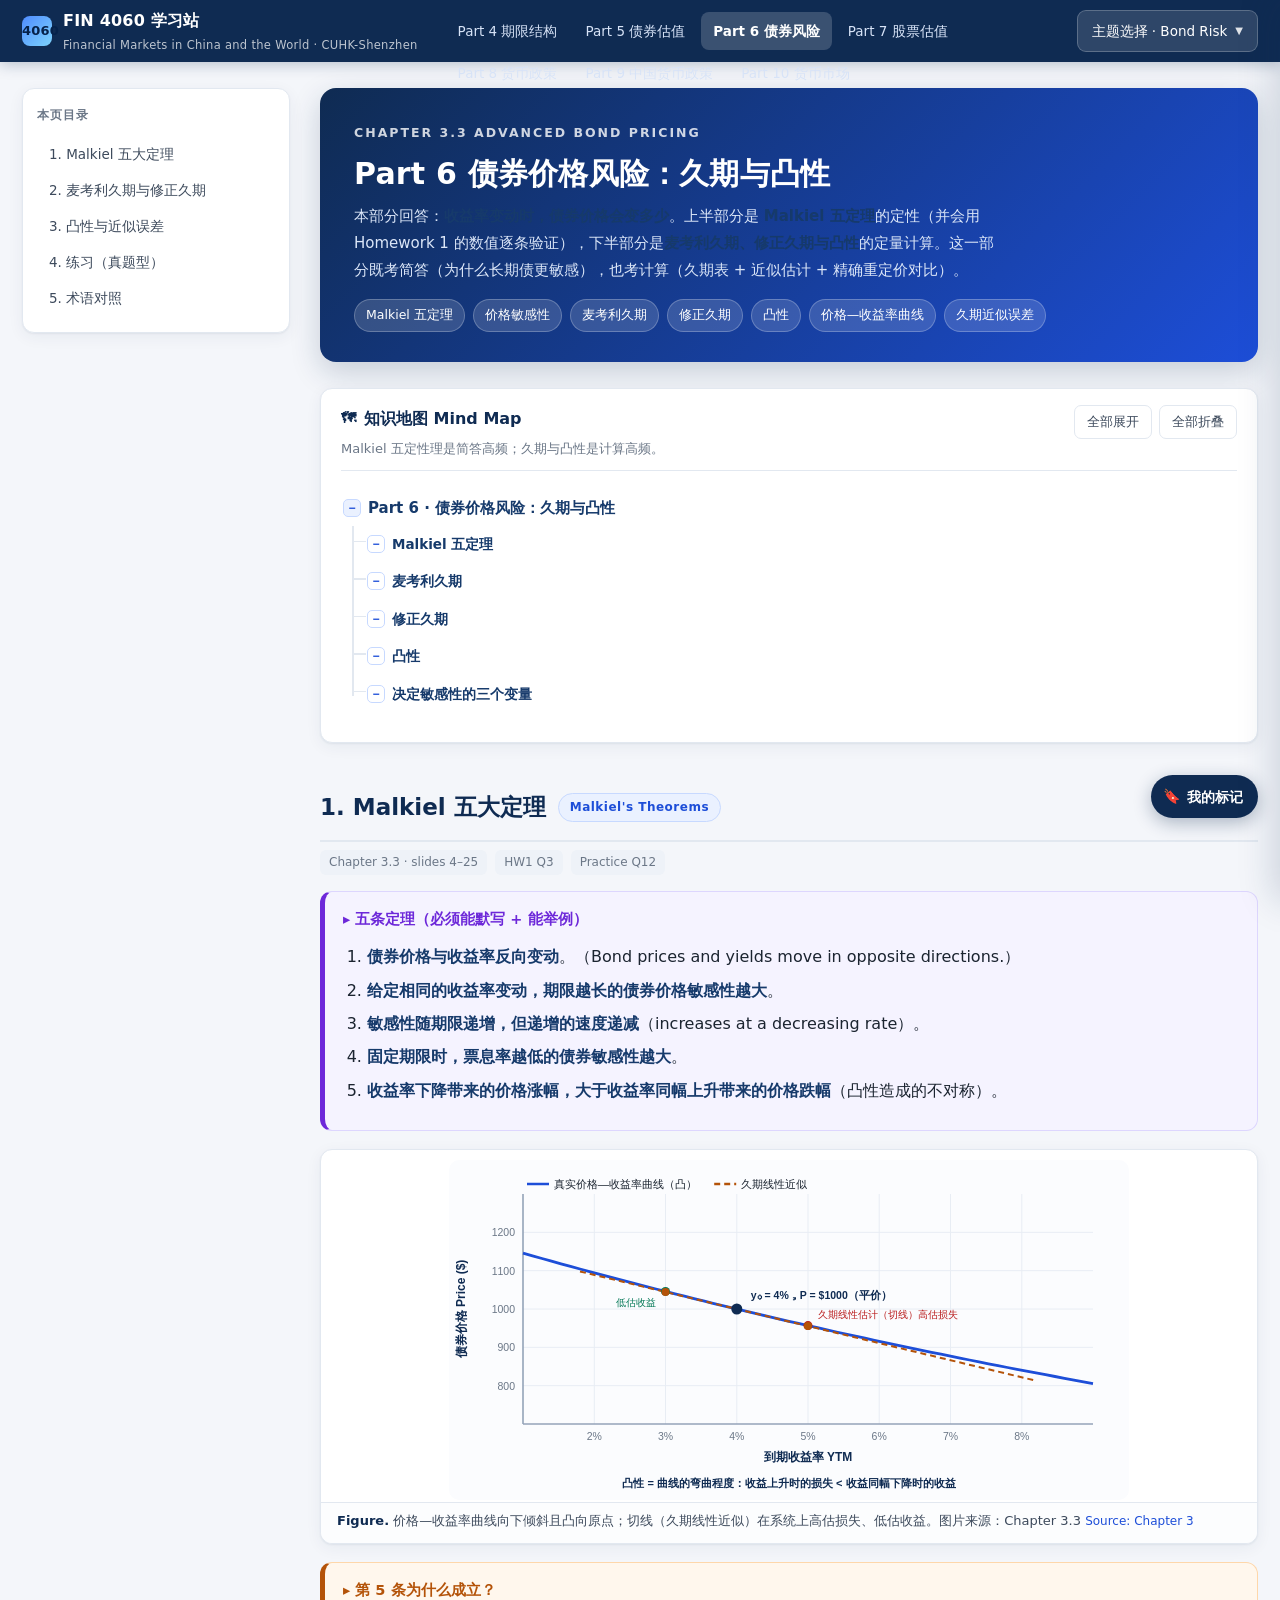
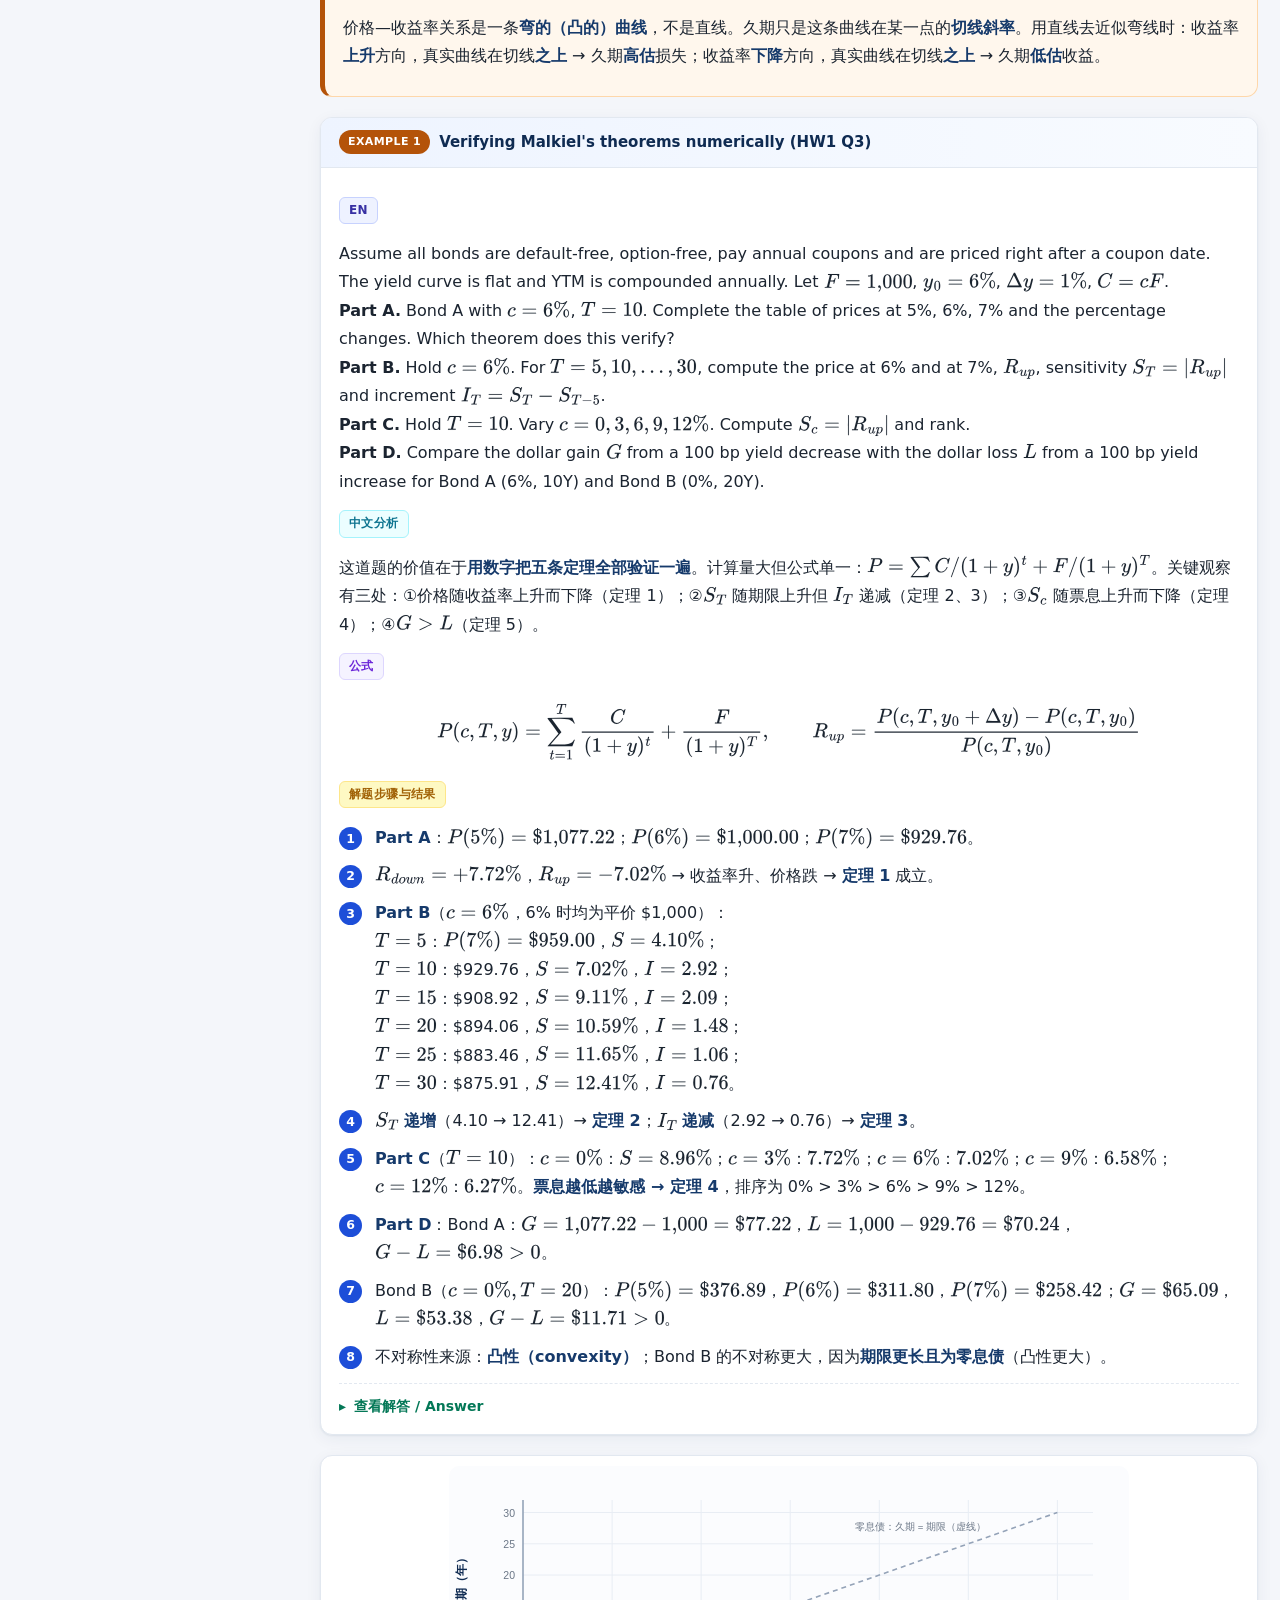
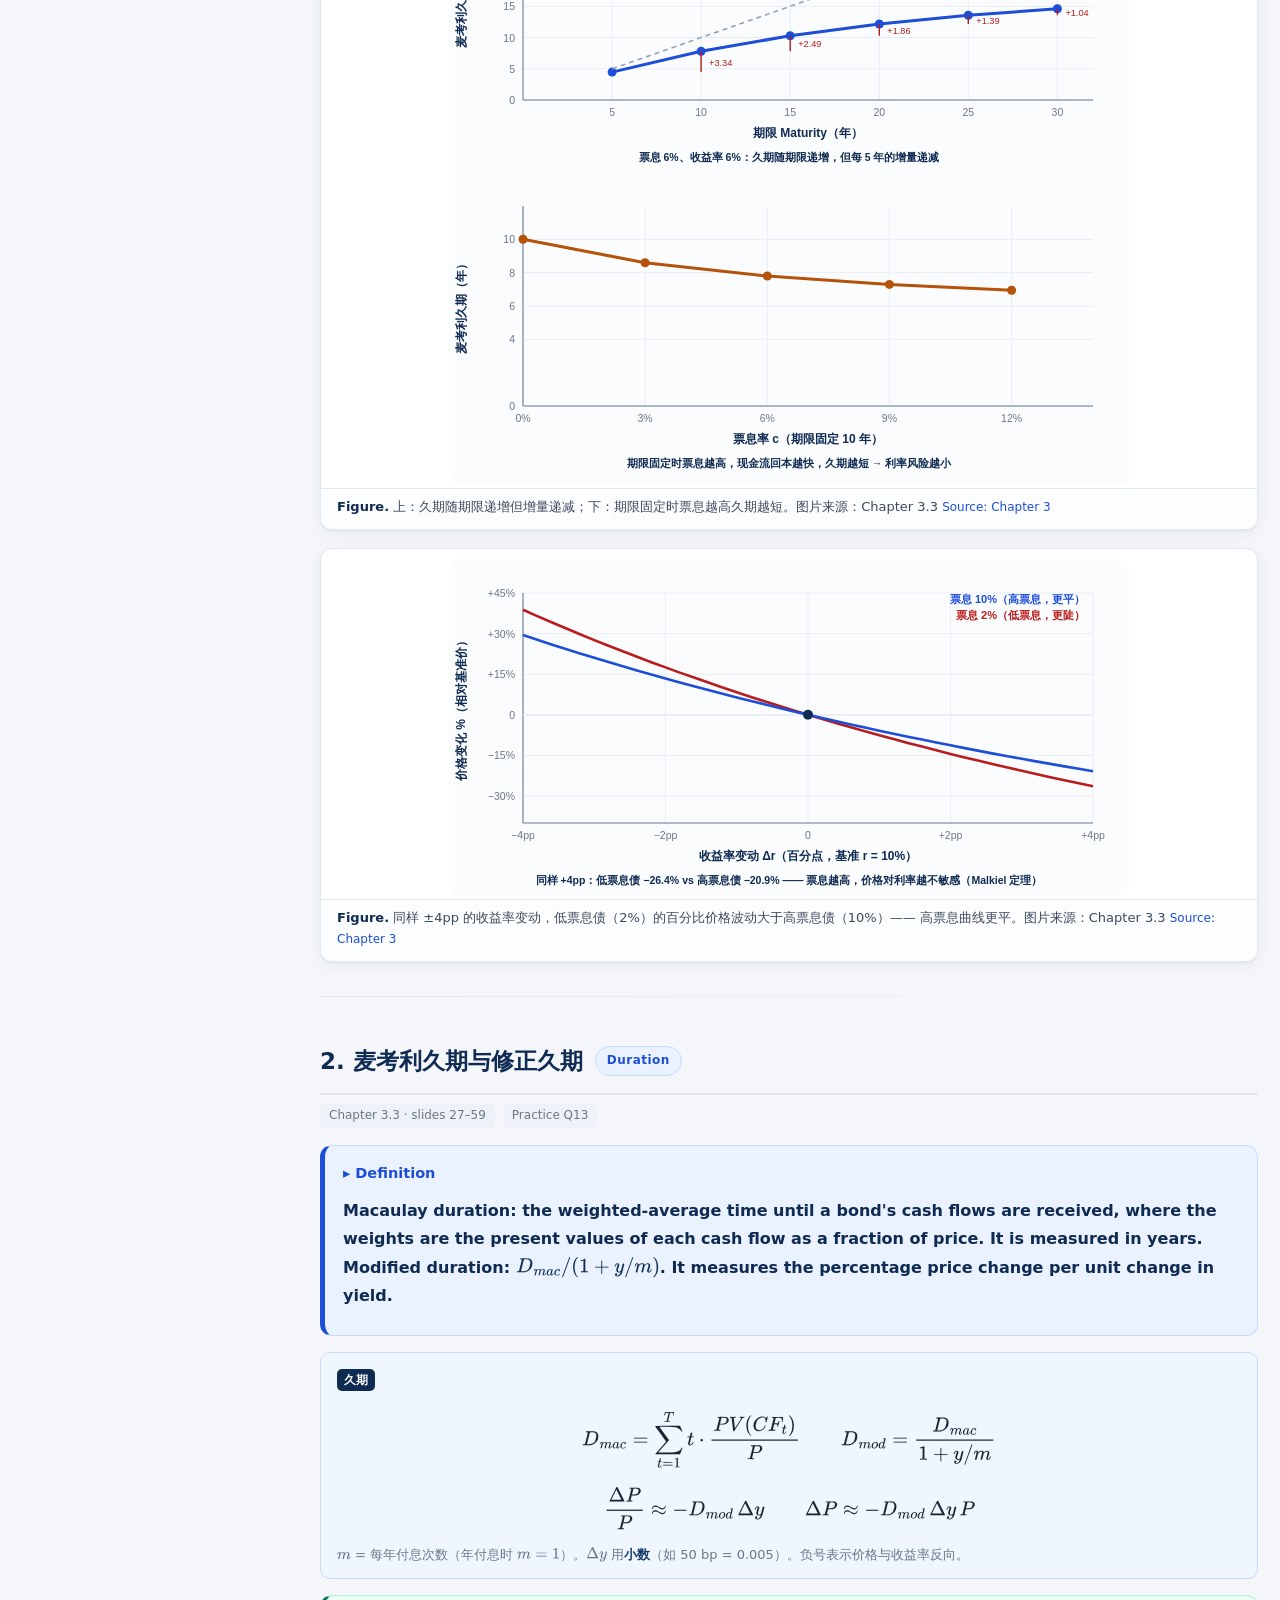
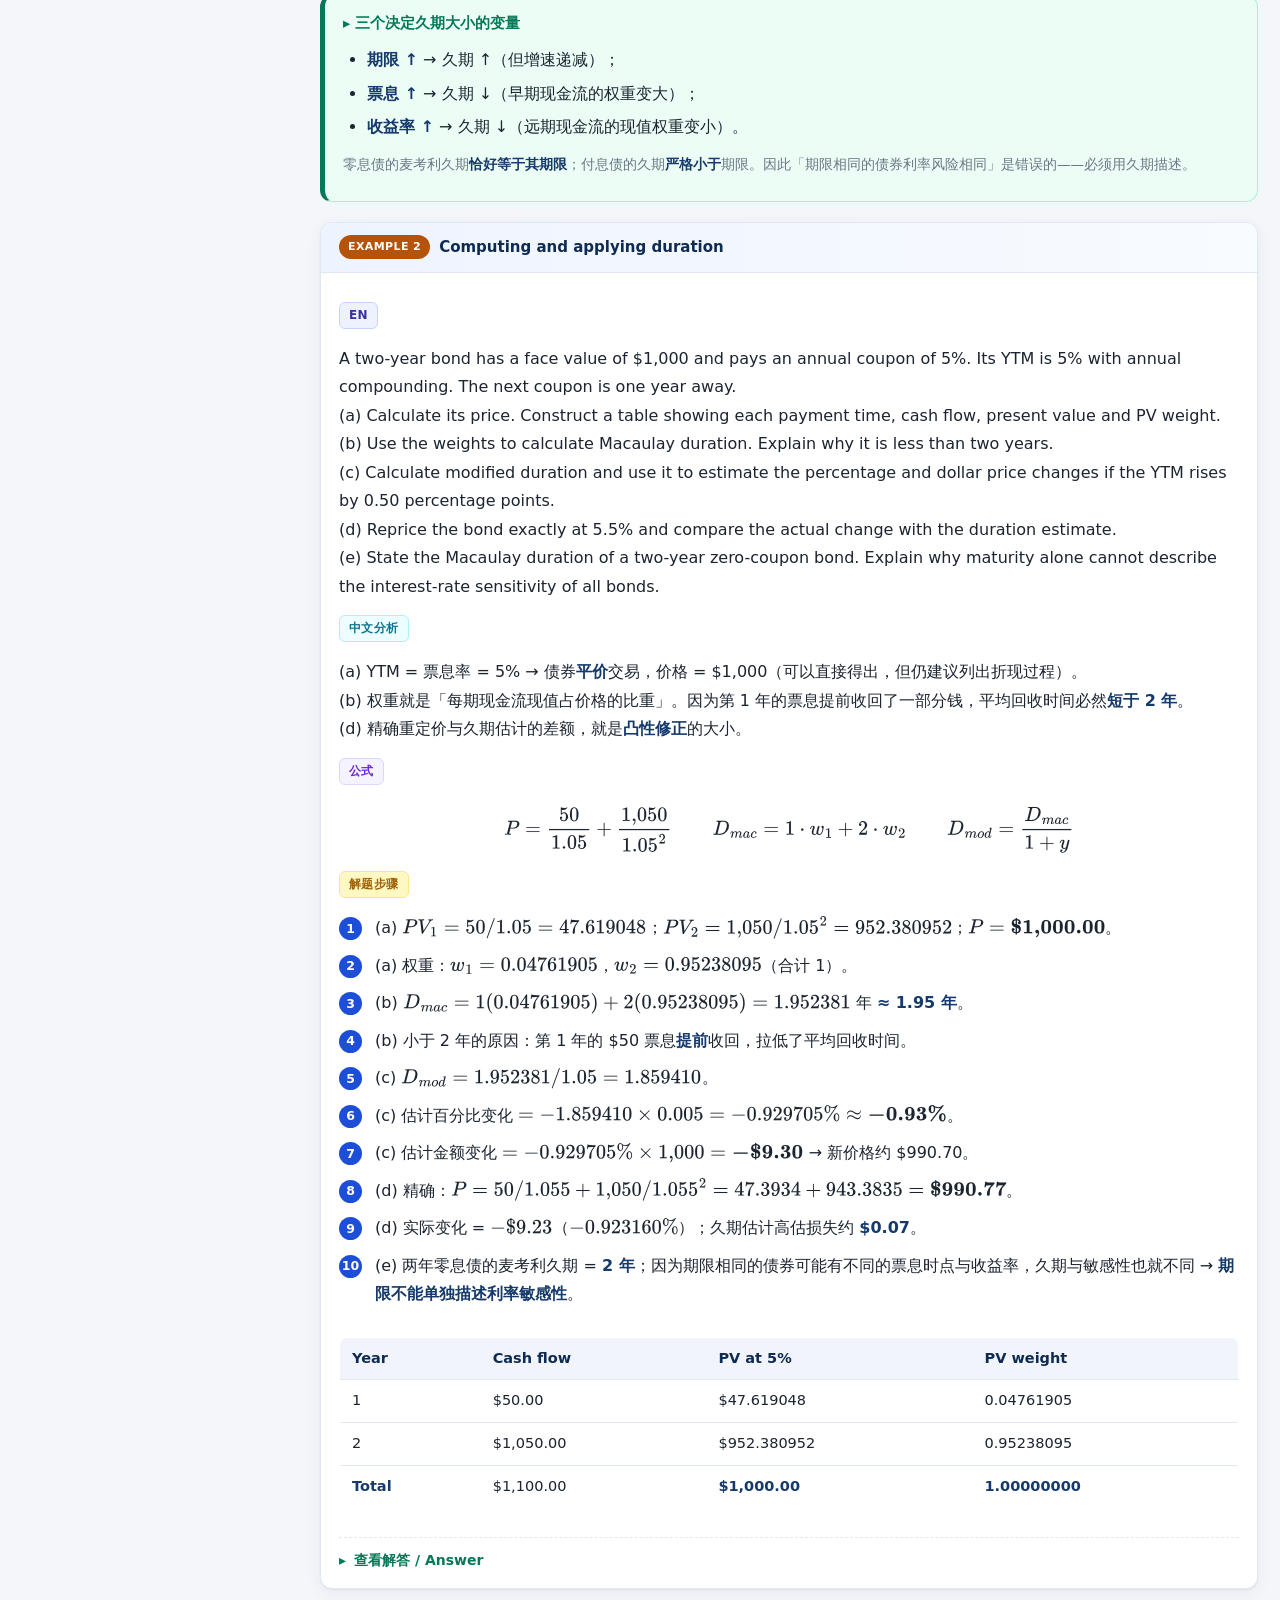
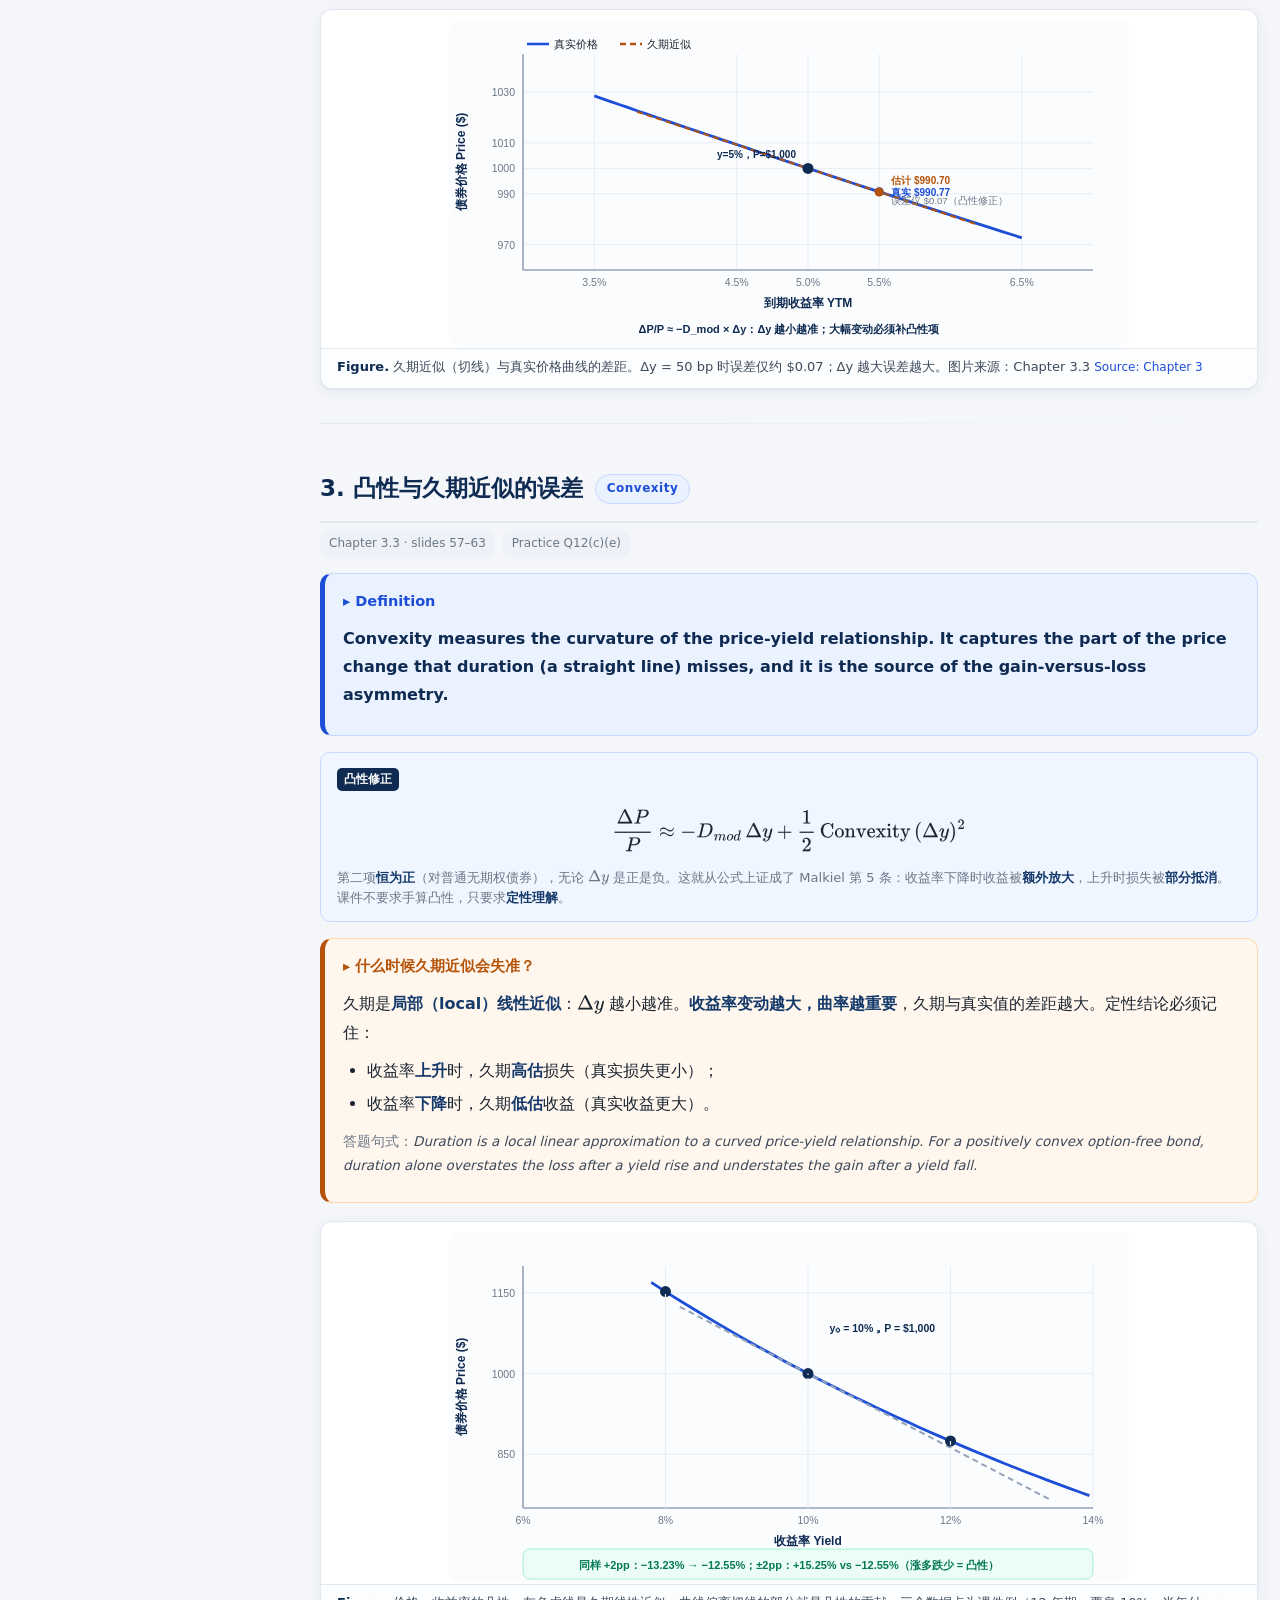
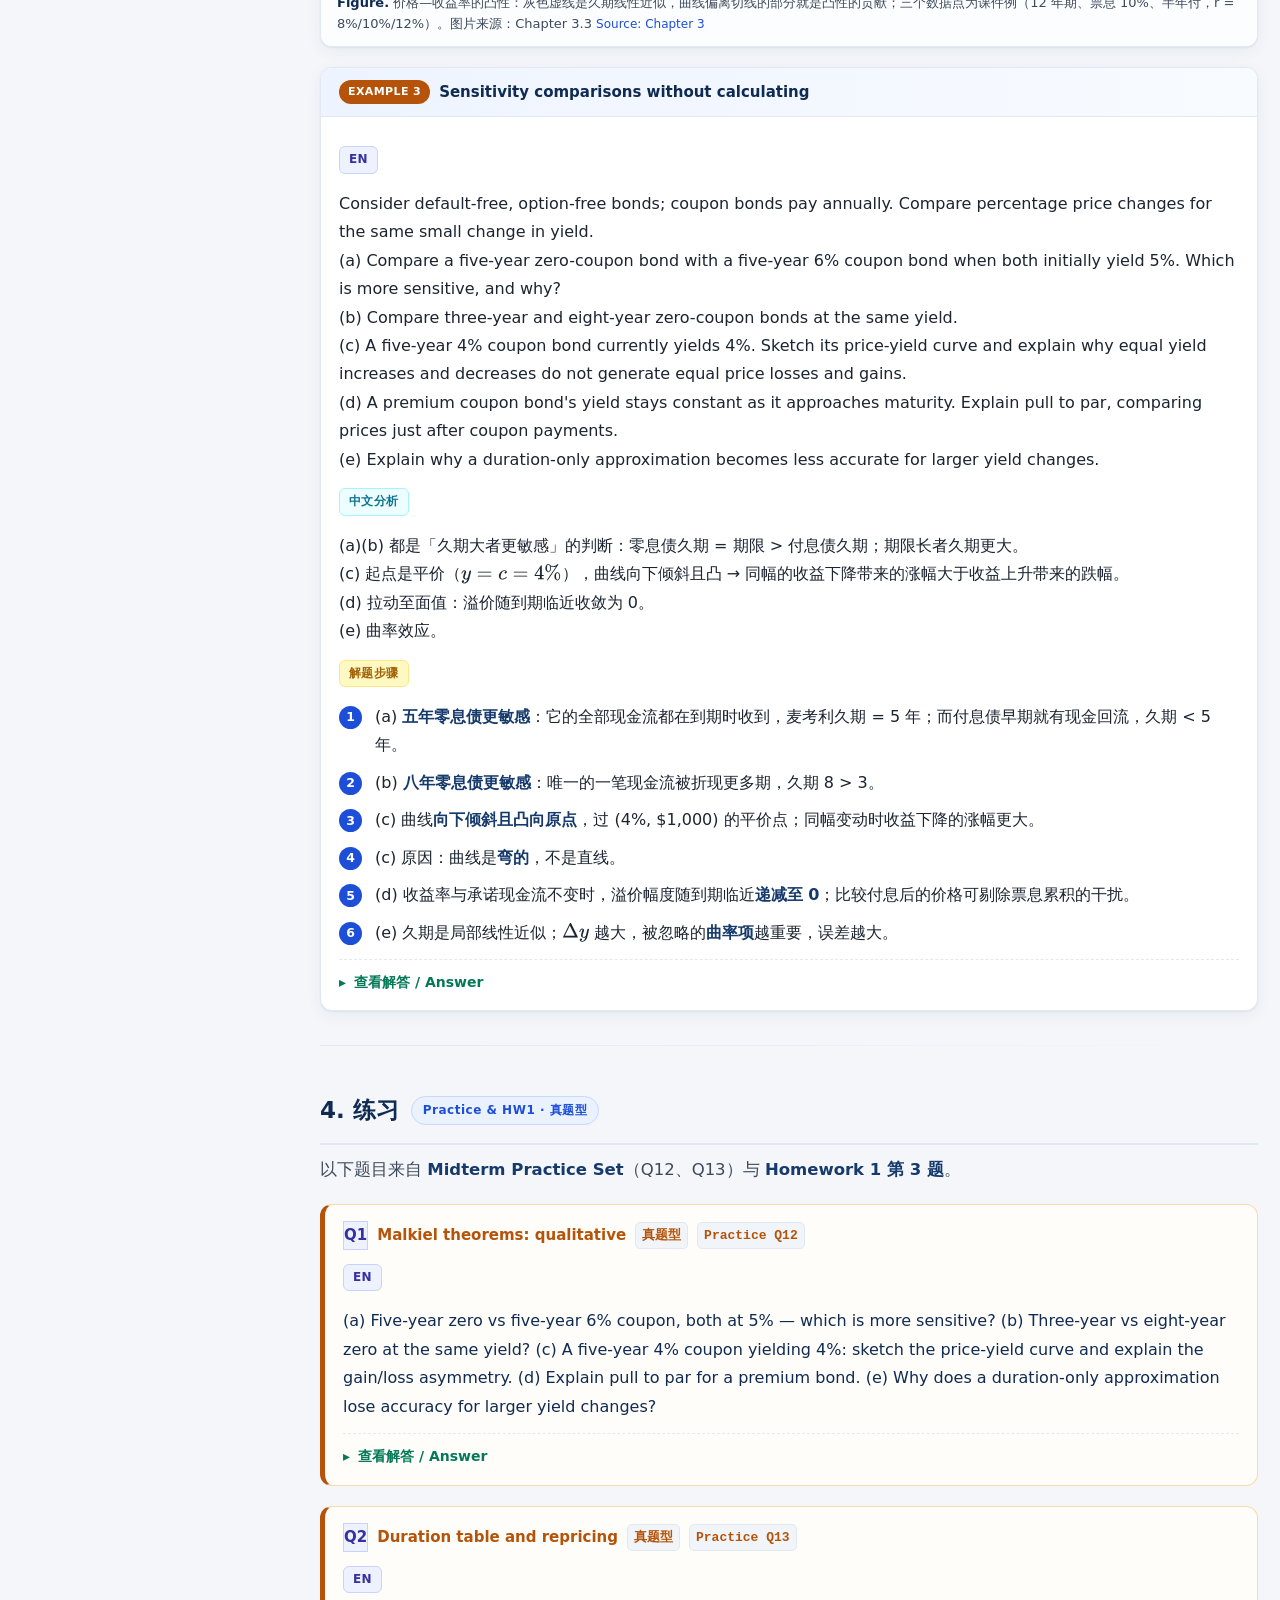
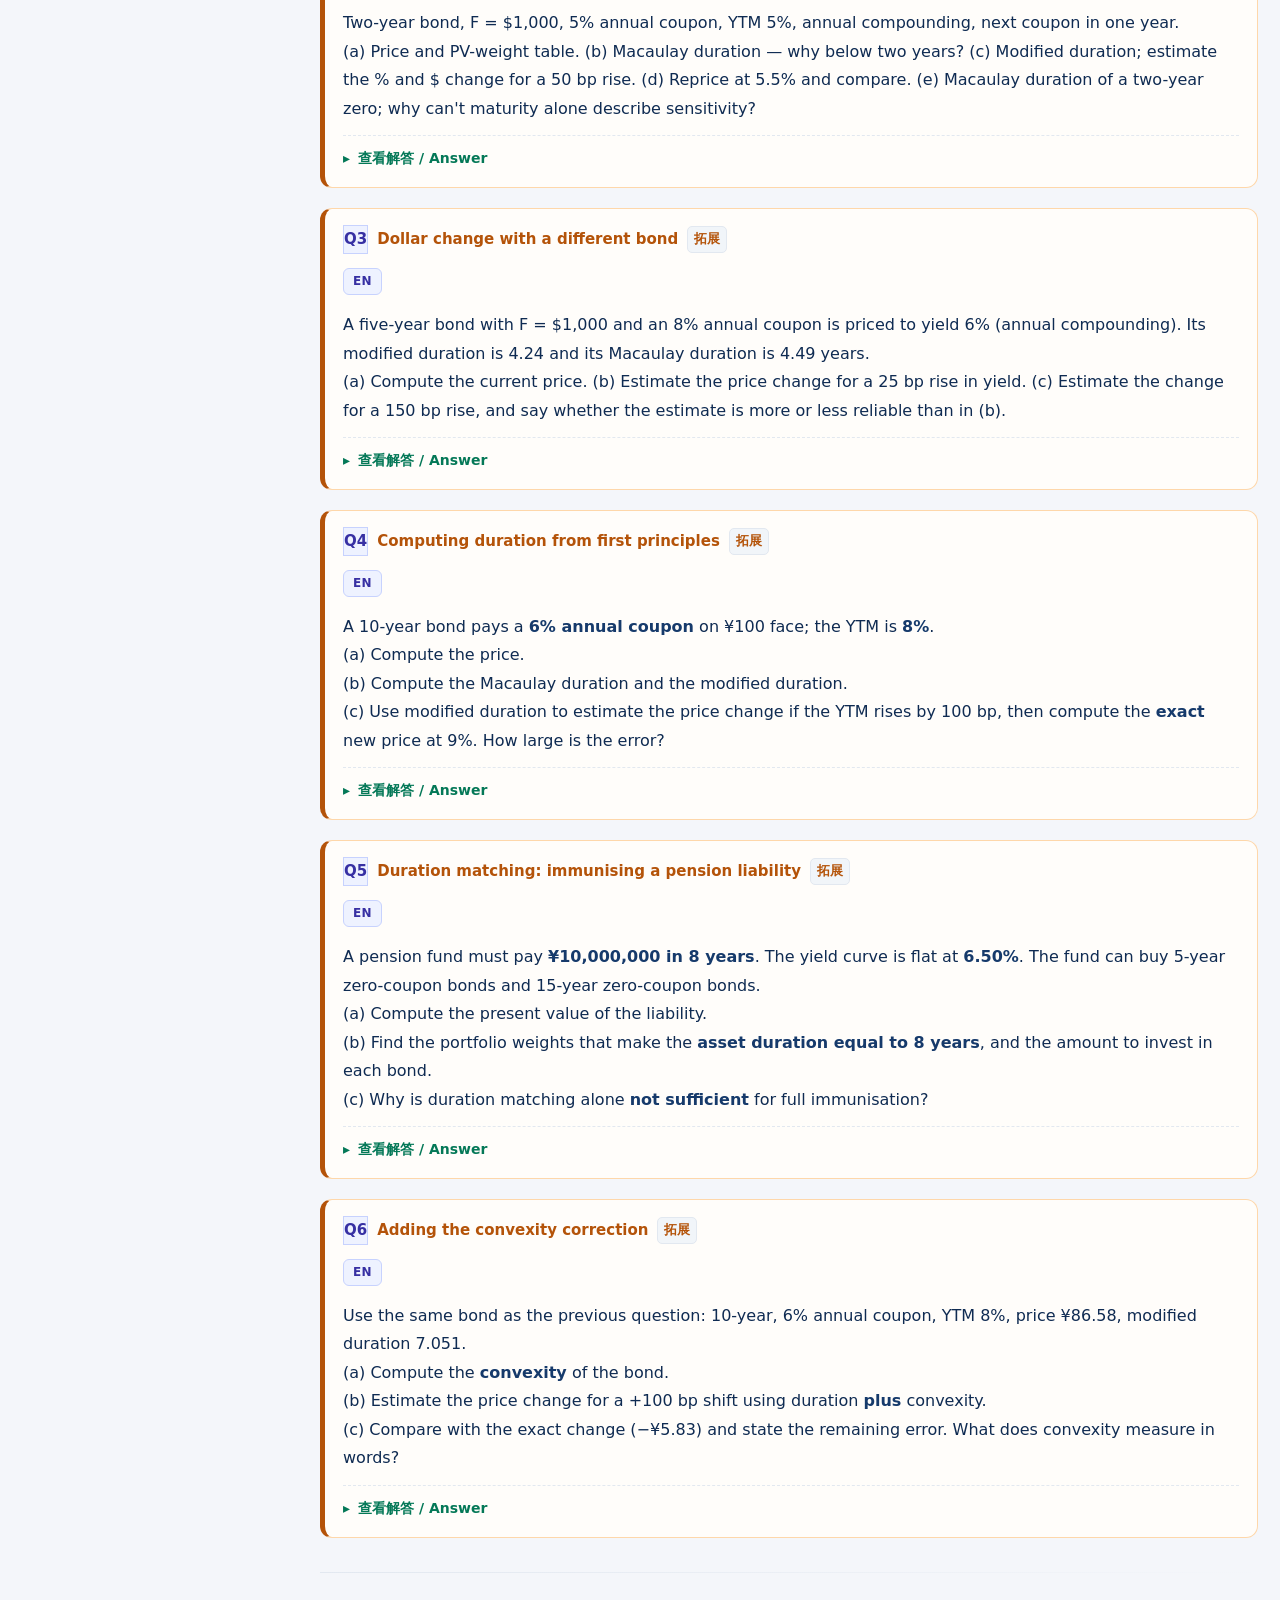
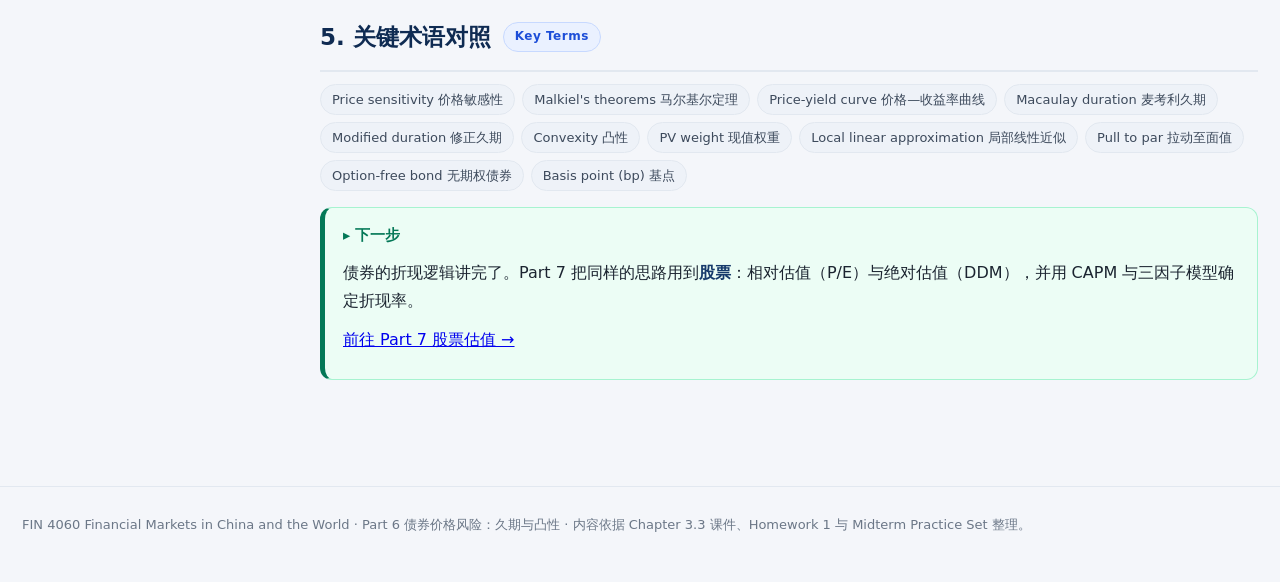
<file: part6-bond-risk.html>
<!DOCTYPE html>
<html lang="zh-CN">
<head>
<meta charset="UTF-8">
<meta name="viewport" content="width=device-width, initial-scale=1.0">
<title>Part 6 债券价格风险：久期与凸性 · FIN 4060 学习站</title>
<link rel="stylesheet" href="assets/style.css?v=20261027c">
<script>
window.MathJax = {
  tex: { inlineMath: [['\\(','\\)']], displayMath: [['\\[','\\]']] },
  svg: { fontCache: 'global' },
  options: { skipHtmlTags: ['script','noscript','style','textarea','pre','code'] }
};
</script>
<script src="assets/tex-mml-svg.js" id="MathJax-script" async></script>
<script>
(function () {
  function loadCdn() {
    if (window.MathJax && window.MathJax.startup) return;
    var s = document.createElement('script');
    s.src = 'https://cdn.jsdelivr.net/npm/mathjax@3.2.2/es5/tex-mml-svg.js';
    s.async = true;
    document.head.appendChild(s);
  }
  window.addEventListener('load', function () { setTimeout(loadCdn, 400); });
})();
</script>
    <script src="assets/figures.js?v=20261024b"></script>
    <script src="assets/mindmap.js"></script>
    <script src="assets/marks.js?v=20261027d"></script>
</head>
<body data-page="part6" data-root="">

<header id="site-topbar"></header>

<div class="layout">
  <aside class="toc" id="site-toc"></aside>
  <main>

    <div class="hero">
      <div class="kicker">Chapter 3.3 Advanced Bond Pricing</div>
      <h1>Part 6 债券价格风险：久期与凸性</h1>
      <p>本部分回答：<strong>收益率变动时，债券价格会变多少</strong>。上半部分是 <strong>Malkiel 五定理</strong>的定性（并会用 Homework 1 的数值逐条验证），下半部分是<strong>麦考利久期、修正久期与凸性</strong>的定量计算。这一部分既考简答（为什么长期债更敏感），也考计算（久期表 + 近似估计 + 精确重定价对比）。</p>
      <div class="tags">
        <span>Malkiel 五定理</span><span>价格敏感性</span><span>麦考利久期</span><span>修正久期</span><span>凸性</span><span>价格—收益率曲线</span><span>久期近似误差</span>
      </div>
    </div>

    <div id="mindmap-host"></div>

    <!-- ============ 1. Malkiel 五定理 ============ -->
    <section id="s1">
      <h2 class="sec" data-short="1. Malkiel 五大定理">1. Malkiel 五大定理 <span class="badge">Malkiel's Theorems</span></h2>
      <div class="lec-meta"><span>Chapter 3.3 · slides 4–25</span><span>HW1 Q3</span><span>Practice Q12</span></div>

      <div class="box theory">
        <div class="box-title">▸ 五条定理（必须能默写 + 能举例）</div>
        <ol>
          <li><strong>债券价格与收益率反向变动</strong>。（Bond prices and yields move in opposite directions.）</li>
          <li><strong>给定相同的收益率变动，期限越长的债券价格敏感性越大</strong>。</li>
          <li><strong>敏感性随期限递增，但递增的速度递减</strong>（increases at a decreasing rate）。</li>
          <li><strong>固定期限时，票息率越低的债券敏感性越大</strong>。</li>
          <li><strong>收益率下降带来的价格涨幅，大于收益率同幅上升带来的价格跌幅</strong>（凸性造成的不对称）。</li>
        </ol>
      </div>

      <div data-fig="bondPriceYield" data-cap="价格—收益率曲线向下倾斜且凸向原点；切线（久期线性近似）在系统上高估损失、低估收益。图片来源：Chapter 3.3" data-src="Chapter 3"></div>

      <div class="box key">
        <div class="box-title">▸ 第 5 条为什么成立？</div>
        <p>价格—收益率关系是一条<strong>弯的（凸的）曲线</strong>，不是直线。久期只是这条曲线在某一点的<strong>切线斜率</strong>。用直线去近似弯线时：收益率<strong>上升</strong>方向，真实曲线在切线<strong>之上</strong> → 久期<strong>高估</strong>损失；收益率<strong>下降</strong>方向，真实曲线在切线<strong>之上</strong> → 久期<strong>低估</strong>收益。</p>
      </div>

      <div class="example">
        <div class="ex-head"><span class="pill q">EXAMPLE 1</span> Verifying Malkiel's theorems numerically (HW1 Q3)</div>
        <div class="ex-body">
          <div class="q-block">
            <span class="lbl lbl-en">EN</span>
            <p class="en-q">Assume all bonds are default-free, option-free, pay annual coupons and are priced right after a coupon date. The yield curve is flat and YTM is compounded annually. Let \(F=1{,}000\), \(y_0=6\%\), \(\Delta y=1\%\), \(C=cF\).
            <br><b>Part A.</b> Bond A with \(c=6\%\), \(T=10\). Complete the table of prices at 5%, 6%, 7% and the percentage changes. Which theorem does this verify?
            <br><b>Part B.</b> Hold \(c=6\%\). For \(T=5,10,\dots,30\), compute the price at 6% and at 7%, \(R_{up}\), sensitivity \(S_T=|R_{up}|\) and increment \(I_T=S_T-S_{T-5}\).
            <br><b>Part C.</b> Hold \(T=10\). Vary \(c=0,3,6,9,12\%\). Compute \(S_c=|R_{up}|\) and rank.
            <br><b>Part D.</b> Compare the dollar gain \(G\) from a 100 bp yield decrease with the dollar loss \(L\) from a 100 bp yield increase for Bond A (6%, 10Y) and Bond B (0%, 20Y).</p>
          </div>

          <div class="q-block">
            <span class="lbl lbl-cn">中文分析</span>
            <p>这道题的价值在于<strong>用数字把五条定理全部验证一遍</strong>。计算量大但公式单一：\(P=\sum C/(1+y)^t+F/(1+y)^T\)。关键观察有三处：①价格随收益率上升而下降（定理 1）；②\(S_T\) 随期限上升但 \(I_T\) 递减（定理 2、3）；③\(S_c\) 随票息上升而下降（定理 4）；④\(G&gt;L\)（定理 5）。</p>
          </div>

          <div class="q-block">
            <span class="lbl lbl-fml">公式</span>
            \[ P(c,T,y)=\sum_{t=1}^{T}\frac{C}{(1+y)^t}+\frac{F}{(1+y)^T},\qquad R_{up}=\frac{P(c,T,y_0+\Delta y)-P(c,T,y_0)}{P(c,T,y_0)} \]
          </div>

          <div class="q-block">
            <span class="lbl lbl-step">解题步骤与结果</span>
            <ol class="steps">
              <li><strong>Part A</strong>：\(P(5\%)=\$1{,}077.22\)；\(P(6\%)=\$1{,}000.00\)；\(P(7\%)=\$929.76\)。</li>
              <li>\(R_{down}=+7.72\%\)，\(R_{up}=-7.02\%\) → 收益率升、价格跌 → <strong>定理 1</strong> 成立。</li>
              <li><strong>Part B</strong>（\(c=6\%\)，6% 时均为平价 \$1,000）：<br>
              \(T=5\)：\(P(7\%)=\$959.00\)，\(S=4.10\%\)；<br>
              \(T=10\)：\$929.76，\(S=7.02\%\)，\(I=2.92\)；<br>
              \(T=15\)：\$908.92，\(S=9.11\%\)，\(I=2.09\)；<br>
              \(T=20\)：\$894.06，\(S=10.59\%\)，\(I=1.48\)；<br>
              \(T=25\)：\$883.46，\(S=11.65\%\)，\(I=1.06\)；<br>
              \(T=30\)：\$875.91，\(S=12.41\%\)，\(I=0.76\)。</li>
              <li>\(S_T\) <strong>递增</strong>（4.10 → 12.41）→ <strong>定理 2</strong>；\(I_T\) <strong>递减</strong>（2.92 → 0.76）→ <strong>定理 3</strong>。</li>
              <li><strong>Part C</strong>（\(T=10\)）：\(c=0\%\)：\(S=8.96\%\)；\(c=3\%\)：\(7.72\%\)；\(c=6\%\)：\(7.02\%\)；\(c=9\%\)：\(6.58\%\)；\(c=12\%\)：\(6.27\%\)。<strong>票息越低越敏感 → 定理 4</strong>，排序为 0% &gt; 3% &gt; 6% &gt; 9% &gt; 12%。</li>
              <li><strong>Part D</strong>：Bond A：\(G=1{,}077.22-1{,}000=\$77.22\)，\(L=1{,}000-929.76=\$70.24\)，\(G-L=\$6.98&gt;0\)。</li>
              <li>Bond B（\(c=0\%,T=20\)）：\(P(5\%)=\$376.89\)，\(P(6\%)=\$311.80\)，\(P(7\%)=\$258.42\)；\(G=\$65.09\)，\(L=\$53.38\)，\(G-L=\$11.71&gt;0\)。</li>
              <li>不对称性来源：<strong>凸性（convexity）</strong>；Bond B 的不对称更大，因为<strong>期限更长且为零息债</strong>（凸性更大）。</li>
            </ol>
          </div>

          <details class="answer">
            <summary>查看解答 / Answer</summary>
            <div class="ans-body">
              <div class="q-block">
                <span class="lbl lbl-ans">EN Answer</span>
                <p><b>Part A.</b> Prices 1,077.22 / 1,000.00 / 929.76; changes +7.72% and −7.02% → <b>Theorem 1</b>.
                <br><b>Part B.</b> \(S_T\) = 4.10, 7.02, 9.11, 10.59, 11.65, 12.41 for T = 5…30; increments 2.92, 2.09, 1.48, 1.06, 0.76. Sensitivity rises with maturity but at a decreasing rate → <b>Theorems 2 and 3</b>.
                <br><b>Part C.</b> \(S_c\) = 8.96, 7.72, 7.02, 6.58, 6.27 for c = 0…12%. Lower coupons are more sensitive → <b>Theorem 4</b>.
                <br><b>Part D.</b> Bond A: \(G=77.22&gt;L=70.24\). Bond B: \(G=65.09&gt;L=53.38\). The asymmetry is <b>convexity</b>, and it is larger for Bond B because of its longer maturity and zero coupon.</p>
              </div>
              <div class="q-block">
                <span class="lbl lbl-ans">中文答案</span>
                <p>A：\$1,077.22 / \$1,000.00 / \$929.76 → 定理 1；B：\(S_T\) 递增但增量递减 → 定理 2、3；C：票息越低 \(S_c\) 越大 → 定理 4；D：两个债都 \(G&gt;L\) → 定理 5，Bond B 的不对称更大（期限长 + 零息 → 凸性大）。
                <br>记忆法：<strong>期限长、票息低 → 久期大、凸性大 → 更敏感、不对称更明显。</strong></p>
              </div>
            </div>
          </details>
        </div>
      </div>

      <div data-fig="durationSensitivity" data-cap="上：久期随期限递增但增量递减；下：期限固定时票息越高久期越短。图片来源：Chapter 3.3" data-src="Chapter 3"></div>
      <div data-fig="couponSensitivity" data-cap="同样 ±4pp 的收益率变动，低票息债（2%）的百分比价格波动大于高票息债（10%）—— 高票息曲线更平。图片来源：Chapter 3.3" data-src="Chapter 3"></div>
    </section>

    <hr class="divider">

    <!-- ============ 2. 久期 ============ -->
    <section id="s2">
      <h2 class="sec" data-short="2. 麦考利久期与修正久期">2. 麦考利久期与修正久期 <span class="badge">Duration</span></h2>
      <div class="lec-meta"><span>Chapter 3.3 · slides 27–59</span><span>Practice Q13</span></div>

      <div class="box def">
        <div class="box-title">▸ Definition</div>
        <p><span class="en"><b>Macaulay duration</b>: the <b>weighted-average time</b> until a bond's cash flows are received, where the weights are the present values of each cash flow as a fraction of price. It is measured in years.</span><br>
        <span class="en"><b>Modified duration</b>: \(D_{mac}/(1+y/m)\). It measures the <b>percentage price change per unit change in yield</b>.</span></p>
      </div>

      <div class="formula hi">
        <span class="tag">久期</span>
        \[ D_{mac}=\sum_{t=1}^{T} t\cdot\frac{PV(CF_t)}{P} \qquad D_{mod}=\frac{D_{mac}}{1+y/m} \]
        \[ \frac{\Delta P}{P}\approx -D_{mod}\,\Delta y \qquad \Delta P\approx -D_{mod}\,\Delta y\,P \]
        <div class="fnote">\(m\) = 每年付息次数（年付息时 \(m=1\)）。\(\Delta y\) 用<strong>小数</strong>（如 50 bp = 0.005）。负号表示价格与收益率反向。</div>
      </div>

      <div class="box tip">
        <div class="box-title">▸ 三个决定久期大小的变量</div>
        <ul>
          <li><strong>期限 ↑</strong> → 久期 ↑（但增速递减）；</li>
          <li><strong>票息 ↑</strong> → 久期 ↓（早期现金流的权重变大）；</li>
          <li><strong>收益率 ↑</strong> → 久期 ↓（远期现金流的现值权重变小）。</li>
        </ul>
        <p class="muted">零息债的麦考利久期<strong>恰好等于其期限</strong>；付息债的久期<strong>严格小于</strong>期限。因此「期限相同的债券利率风险相同」是错误的——必须用久期描述。</p>
      </div>

      <div class="example">
        <div class="ex-head"><span class="pill q">EXAMPLE 2</span> Computing and applying duration</div>
        <div class="ex-body">
          <div class="q-block">
            <span class="lbl lbl-en">EN</span>
            <p class="en-q">A two-year bond has a face value of $1,000 and pays an annual coupon of 5%. Its YTM is 5% with annual compounding. The next coupon is one year away.
            <br>(a) Calculate its price. Construct a table showing each payment time, cash flow, present value and PV weight.
            <br>(b) Use the weights to calculate Macaulay duration. Explain why it is less than two years.
            <br>(c) Calculate modified duration and use it to estimate the percentage and dollar price changes if the YTM rises by 0.50 percentage points.
            <br>(d) Reprice the bond exactly at 5.5% and compare the actual change with the duration estimate.
            <br>(e) State the Macaulay duration of a two-year zero-coupon bond. Explain why maturity alone cannot describe the interest-rate sensitivity of all bonds.</p>
          </div>

          <div class="q-block">
            <span class="lbl lbl-cn">中文分析</span>
            <p>(a) YTM = 票息率 = 5% → 债券<strong>平价</strong>交易，价格 = \$1,000（可以直接得出，但仍建议列出折现过程）。
            <br>(b) 权重就是「每期现金流现值占价格的比重」。因为第 1 年的票息提前收回了一部分钱，平均回收时间必然<strong>短于 2 年</strong>。
            <br>(d) 精确重定价与久期估计的差额，就是<strong>凸性修正</strong>的大小。</p>
          </div>

          <div class="q-block">
            <span class="lbl lbl-fml">公式</span>
            \[ P=\frac{50}{1.05}+\frac{1{,}050}{1.05^2} \qquad D_{mac}=1\cdot w_1+2\cdot w_2 \qquad D_{mod}=\frac{D_{mac}}{1+y} \]
          </div>

          <div class="q-block">
            <span class="lbl lbl-step">解题步骤</span>
            <ol class="steps">
              <li>(a) \(PV_1=50/1.05=47.619048\)；\(PV_2=1{,}050/1.05^2=952.380952\)；\(P=\mathbf{\$1{,}000.00}\)。</li>
              <li>(a) 权重：\(w_1=0.04761905\)，\(w_2=0.95238095\)（合计 1）。</li>
              <li>(b) \(D_{mac}=1(0.04761905)+2(0.95238095)=1.952381\) 年 <strong>≈ 1.95 年</strong>。</li>
              <li>(b) 小于 2 年的原因：第 1 年的 \$50 票息<strong>提前</strong>收回，拉低了平均回收时间。</li>
              <li>(c) \(D_{mod}=1.952381/1.05=1.859410\)。</li>
              <li>(c) 估计百分比变化 \(=-1.859410\times0.005=-0.929705\%\approx\mathbf{-0.93\%}\)。</li>
              <li>(c) 估计金额变化 \(=-0.929705\%\times1{,}000=\mathbf{-\$9.30}\) → 新价格约 \$990.70。</li>
              <li>(d) 精确：\(P=50/1.055+1{,}050/1.055^2=47.3934+943.3835=\mathbf{\$990.77}\)。</li>
              <li>(d) 实际变化 = \(-\$9.23\)（\(-0.923160\%\)）；久期估计高估损失约 <strong>\$0.07</strong>。</li>
              <li>(e) 两年零息债的麦考利久期 = <strong>2 年</strong>；因为期限相同的债券可能有不同的票息时点与收益率，久期与敏感性也就不同 → <strong>期限不能单独描述利率敏感性</strong>。</li>
            </ol>
            <div class="tablewrap">
            <table class="data">
              <thead><tr><th>Year</th><th>Cash flow</th><th>PV at 5%</th><th>PV weight</th></tr></thead>
              <tbody>
                <tr><td>1</td><td>\$50.00</td><td>\$47.619048</td><td>0.04761905</td></tr>
                <tr><td>2</td><td>\$1,050.00</td><td>\$952.380952</td><td>0.95238095</td></tr>
                <tr><td><strong>Total</strong></td><td>\$1,100.00</td><td><strong>\$1,000.00</strong></td><td><strong>1.00000000</strong></td></tr>
              </tbody>
            </table>
            </div>
          </div>

          <details class="answer">
            <summary>查看解答 / Answer</summary>
            <div class="ans-body">
              <div class="q-block">
                <span class="lbl lbl-ans">EN Answer</span>
                <p>(a) \(P=50/1.05+1{,}050/1.05^2=\mathbf{\$1{,}000.00}\); weights 0.04761905 and 0.95238095.
                <br>(b) \(D_{mac}=1(0.04761905)+2(0.95238095)=\mathbf{1.952381}\) years — below two because the first coupon arrives before maturity.
                <br>(c) \(D_{mod}=1.952381/1.05=\mathbf{1.859410}\); estimated change \(=-1.859410\times0.005=\mathbf{-0.93\%}\), or <b>−\$9.30</b>; estimated new price \$990.70.
                <br>(d) Exact: \(50/1.055+1{,}050/1.055^2=\mathbf{\$990.77}\); actual change <b>−\$9.23</b> (−0.923160%). The approximation overstates the loss by about \$0.07.
                <br>(e) A two-year zero has Macaulay duration <b>2 years</b>. Bonds with the same maturity can differ in coupon timing and yield, hence in duration and sensitivity.</p>
              </div>
              <div class="q-block">
                <span class="lbl lbl-ans">中文答案</span>
                <p>(a) 价格 <strong>\$1,000.00</strong>；(b) 麦考利久期 <strong>1.952 年</strong>（小于 2 年）；(c) 修正久期 <strong>1.859</strong>，估计变化 <strong>−0.93% / −\$9.30</strong>；(d) 精确价 <strong>\$990.77</strong>，实际变化 −\$9.23，久期<strong>高估损失约 \$0.07</strong>；(e) 两年零息债久期 = <strong>2 年</strong>。
                <br>核心考点：久期是<strong>局部线性近似</strong>——在收益率上升方向它<strong>高估</strong>损失，在下降方向<strong>低估</strong>收益。</p>
              </div>
            </div>
          </details>
        </div>
      </div>

      <div data-fig="durationApprox" data-cap="久期近似（切线）与真实价格曲线的差距。Δy = 50 bp 时误差仅约 $0.07；Δy 越大误差越大。图片来源：Chapter 3.3" data-src="Chapter 3"></div>
    </section>

    <hr class="divider">

    <!-- ============ 3. 凸性 ============ -->
    <section id="s3">
      <h2 class="sec" data-short="3. 凸性与近似误差">3. 凸性与久期近似的误差 <span class="badge">Convexity</span></h2>
      <div class="lec-meta"><span>Chapter 3.3 · slides 57–63</span><span>Practice Q12(c)(e)</span></div>

      <div class="box def">
        <div class="box-title">▸ Definition</div>
        <p><span class="en"><b>Convexity</b> measures the <b>curvature</b> of the price-yield relationship. It captures the part of the price change that duration (a straight line) misses, and it is the source of the gain-versus-loss asymmetry.</span></p>
      </div>

      <div class="formula hi">
        <span class="tag">凸性修正</span>
        \[ \frac{\Delta P}{P}\approx -D_{mod}\,\Delta y+\frac{1}{2}\,\text{Convexity}\,(\Delta y)^2 \]
        <div class="fnote">第二项<strong>恒为正</strong>（对普通无期权债券），无论 \(\Delta y\) 是正是负。这就从公式上证成了 Malkiel 第 5 条：收益率下降时收益被<strong>额外放大</strong>，上升时损失被<strong>部分抵消</strong>。课件不要求手算凸性，只要求<strong>定性理解</strong>。</div>
      </div>

      <div class="box key">
        <div class="box-title">▸ 什么时候久期近似会失准？</div>
        <p>久期是<strong>局部（local）线性近似</strong>：\(\Delta y\) 越小越准。<strong>收益率变动越大，曲率越重要</strong>，久期与真实值的差距越大。定性结论必须记住：</p>
        <ul>
          <li>收益率<strong>上升</strong>时，久期<strong>高估</strong>损失（真实损失更小）；</li>
          <li>收益率<strong>下降</strong>时，久期<strong>低估</strong>收益（真实收益更大）。</li>
        </ul>
        <p class="muted">答题句式：<em>Duration is a local linear approximation to a curved price-yield relationship. For a positively convex option-free bond, duration alone overstates the loss after a yield rise and understates the gain after a yield fall.</em></p>
      </div>

      <div data-fig="convexityAsymmetry" data-cap="价格—收益率的凸性：灰色虚线是久期线性近似，曲线偏离切线的部分就是凸性的贡献；三个数据点为课件例（12 年期、票息 10%、半年付，r = 8%/10%/12%）。图片来源：Chapter 3.3" data-src="Chapter 3"></div>

      <div class="example">
        <div class="ex-head"><span class="pill q">EXAMPLE 3</span> Sensitivity comparisons without calculating</div>
        <div class="ex-body">
          <div class="q-block">
            <span class="lbl lbl-en">EN</span>
            <p class="en-q">Consider default-free, option-free bonds; coupon bonds pay annually. Compare percentage price changes for the same small change in yield.
            <br>(a) Compare a five-year zero-coupon bond with a five-year 6% coupon bond when both initially yield 5%. Which is more sensitive, and why?
            <br>(b) Compare three-year and eight-year zero-coupon bonds at the same yield.
            <br>(c) A five-year 4% coupon bond currently yields 4%. Sketch its price-yield curve and explain why equal yield increases and decreases do not generate equal price losses and gains.
            <br>(d) A premium coupon bond's yield stays constant as it approaches maturity. Explain pull to par, comparing prices just after coupon payments.
            <br>(e) Explain why a duration-only approximation becomes less accurate for larger yield changes.</p>
          </div>

          <div class="q-block">
            <span class="lbl lbl-cn">中文分析</span>
            <p>(a)(b) 都是「久期大者更敏感」的判断：零息债久期 = 期限 > 付息债久期；期限长者久期更大。
            <br>(c) 起点是平价（\(y=c=4\%\)），曲线向下倾斜且凸 → 同幅的收益下降带来的涨幅大于收益上升带来的跌幅。
            <br>(d) 拉动至面值：溢价随到期临近收敛为 0。
            <br>(e) 曲率效应。</p>
          </div>

          <div class="q-block">
            <span class="lbl lbl-step">解题步骤</span>
            <ol class="steps">
              <li>(a) <strong>五年零息债更敏感</strong>：它的全部现金流都在到期时收到，麦考利久期 = 5 年；而付息债早期就有现金回流，久期 &lt; 5 年。</li>
              <li>(b) <strong>八年零息债更敏感</strong>：唯一的一笔现金流被折现更多期，久期 8 &gt; 3。</li>
              <li>(c) 曲线<strong>向下倾斜且凸向原点</strong>，过 (4%, \$1,000) 的平价点；同幅变动时收益下降的涨幅更大。</li>
              <li>(c) 原因：曲线是<strong>弯的</strong>，不是直线。</li>
              <li>(d) 收益率与承诺现金流不变时，溢价幅度随到期临近<strong>递减至 0</strong>；比较付息后的价格可剔除票息累积的干扰。</li>
              <li>(e) 久期是局部线性近似；\(\Delta y\) 越大，被忽略的<strong>曲率项</strong>越重要，误差越大。</li>
            </ol>
          </div>

          <details class="answer">
            <summary>查看解答 / Answer</summary>
            <div class="ans-body">
              <div class="q-block">
                <span class="lbl lbl-ans">EN Answer</span>
                <p>(a) The five-year <b>zero</b> is more sensitive: all its cash arrives at maturity, whereas the coupon bond returns cash earlier and has a lower duration at the same yield.
                <br>(b) The eight-year zero is more sensitive: its only payment is discounted for more periods.
                <br>(c) The curve slopes downward and is <b>convex</b>, passing through par at 4%; for equal yield changes the gain when yields fall exceeds the loss when yields rise.
                <br>(d) With constant yield and unchanged promised cash flows, the premium above par declines toward zero as maturity approaches; comparing prices just after coupon payments removes the within-coupon accumulation effect.
                <br>(e) Duration is a local linear approximation to a curved relationship; large changes make curvature more important.</p>
              </div>
              <div class="q-block">
                <span class="lbl lbl-ans">中文答案</span>
                <p>(a) <strong>零息债更敏感</strong>（久期 = 5 年）；(b) <strong>八年零息债更敏感</strong>；(c) 曲线向下倾斜且凸，收益下降的涨幅 &gt; 收益上升的跌幅；(d) 溢价随到期收敛至 0（pull to par）；(e) 变动越大，曲率误差越大。
                <br>答题提醒：(d) 中「票息本身仍是投资者总回报的一部分」这句话常被遗漏。</p>
              </div>
            </div>
          </details>
        </div>
      </div>
    </section>

    <hr class="divider">

    <!-- ============ 4. 练习 ============ -->
    <section id="ex" data-exgroup>
      <h2 class="sec" data-short="4. 练习（真题型）">4. 练习 <span class="badge">Practice &amp; HW1 · 真题型</span></h2>
      <p class="lede">以下题目来自 <strong>Midterm Practice Set</strong>（Q12、Q13）与 <strong>Homework 1 第 3 题</strong>。</p>

      <div class="exercise" data-ex>
        <div class="ex-title"><span class="lbl lbl-en">Q<span class="num"></span></span> Malkiel theorems: qualitative <span class="kbd">真题型</span> <span class="kbd">Practice Q12</span></div>
        <div class="q-block">
          <span class="lbl lbl-en">EN</span>
          <p class="en-q">(a) Five-year zero vs five-year 6% coupon, both at 5% — which is more sensitive? (b) Three-year vs eight-year zero at the same yield? (c) A five-year 4% coupon yielding 4%: sketch the price-yield curve and explain the gain/loss asymmetry. (d) Explain pull to par for a premium bond. (e) Why does a duration-only approximation lose accuracy for larger yield changes?</p>
        </div>
        <details class="answer">
          <summary>查看解答 / Answer</summary>
          <div class="ans-body">
            <div class="q-block"><span class="lbl lbl-cn">中文分析</span><p>见本节 EXAMPLE 3。</p></div>
            <ol class="steps">
              <li>(a) 五年零息债（久期 = 5 年）更敏感。</li>
              <li>(b) 八年零息债更敏感。</li>
              <li>(c) 向下倾斜且凸，过 (4%, \$1,000)；涨 &gt; 跌。</li>
              <li>(d) 溢价收敛至 0。</li>
              <li>(e) 曲率效应随 \(\Delta y\) 增大而放大。</li>
            </ol>
            <div class="q-block"><span class="lbl lbl-ans">EN Answer</span><p>(a) The <b>zero</b>. (b) The <b>eight-year</b> zero. (c) Downward-sloping and <b>convex</b>; gains exceed equal-sized losses. (d) The premium declines toward zero as maturity approaches. (e) Duration is a <b>local linear</b> approximation; curvature matters more for large moves.</p></div>
            <div class="q-block"><span class="lbl lbl-ans">中文答案</span><p>(a) 零息债；(b) 八年零息；(c) 凸性造成不对称；(d) 拉动至面值；(e) 局部线性近似的局限。</p></div>
          </div>
        </details>
      </div>

      <div class="exercise" data-ex>
        <div class="ex-title"><span class="lbl lbl-en">Q<span class="num"></span></span> Duration table and repricing <span class="kbd">真题型</span> <span class="kbd">Practice Q13</span></div>
        <div class="q-block">
          <span class="lbl lbl-en">EN</span>
          <p class="en-q">Two-year bond, F = $1,000, 5% annual coupon, YTM 5%, annual compounding, next coupon in one year.
          <br>(a) Price and PV-weight table. (b) Macaulay duration — why below two years? (c) Modified duration; estimate the % and $ change for a 50 bp rise. (d) Reprice at 5.5% and compare. (e) Macaulay duration of a two-year zero; why can't maturity alone describe sensitivity?</p>
        </div>
        <details class="answer">
          <summary>查看解答 / Answer</summary>
          <div class="ans-body">
            <div class="q-block"><span class="lbl lbl-cn">中文分析</span><p>见本节 EXAMPLE 2。</p></div>
            <ol class="steps">
              <li>(a) \(P=\$1{,}000.00\)；权重 0.04761905 / 0.95238095。</li>
              <li>(b) \(D_{mac}=1.952381\) 年。</li>
              <li>(c) \(D_{mod}=1.859410\)；估计 −0.93% / −\$9.30。</li>
              <li>(d) 精确 \$990.77，实际 −\$9.23；久期高估损失约 \$0.07。</li>
              <li>(e) 两年零息债久期 = 2 年；同期限债券的票息与收益率可以不同 → 期限不足以描述敏感性。</li>
            </ol>
            <div class="q-block"><span class="lbl lbl-ans">EN Answer</span><p>(a) <b>\$1,000.00</b>; weights 0.04761905 / 0.95238095. (b) <b>1.952381 years</b>. (c) \(D_{mod}=1.859410\); <b>−0.93%</b>, <b>−\$9.30</b>. (d) Exact <b>\$990.77</b>, actual <b>−\$9.23</b>; duration overstates the loss by ~\$0.07. (e) <b>2 years</b>; coupon timing and yield also matter.</p></div>
            <div class="q-block"><span class="lbl lbl-ans">中文答案</span><p>(a) <strong>\$1,000</strong>；(b) <strong>1.952 年</strong>；(c) <strong>−0.93% / −\$9.30</strong>；(d) <strong>\$990.77</strong>，误差 \$0.07；(e) <strong>2 年</strong>。</p></div>
          </div>
        </details>
      </div>

      <div class="exercise" data-ex>
        <div class="ex-title"><span class="lbl lbl-en">Q<span class="num"></span></span> Dollar change with a different bond <span class="kbd">拓展</span></div>
        <div class="q-block">
          <span class="lbl lbl-en">EN</span>
          <p class="en-q">A five-year bond with F = $1,000 and an 8% annual coupon is priced to yield 6% (annual compounding). Its modified duration is 4.24 and its Macaulay duration is 4.49 years.
          <br>(a) Compute the current price. (b) Estimate the price change for a 25 bp rise in yield. (c) Estimate the change for a 150 bp rise, and say whether the estimate is more or less reliable than in (b).</p>
        </div>
        <details class="answer">
          <summary>查看解答 / Answer</summary>
          <div class="ans-body">
            <div class="q-block"><span class="lbl lbl-cn">中文分析</span><p>价格用年金公式；金额变化 = \(-D_{mod}\times\Delta y\times P\)。(c) 的估计更不可靠，因为凸性误差随 \(\Delta y\) 非线性放大。</p></div>
            <ol class="steps">
              <li>(a) 年金现值因子 \(=\dfrac{1-(1.06)^{-5}}{0.06}=4.212364\)；票息现值 \(=80\times4.212364=336.99\)。</li>
              <li>本金现值 \(=1{,}000/1.06^5=747.258\) → \(P=\mathbf{\$1{,}084.25}\)（溢价，因为 \(c=8\%&gt;y=6\%\)）。</li>
              <li>(b) \(\Delta P\approx-4.24\times0.0025\times1{,}084.25=-\mathbf{\$11.49}\)（约 −1.06%）。</li>
              <li>(c) \(\Delta P\approx-4.24\times0.015\times1{,}084.25=-\mathbf{\$68.96}\)（约 −6.36%）。</li>
              <li>可靠性：25 bp 的估计更可靠；150 bp 时<strong>曲率（凸性）误差显著</strong>，久期会<strong>高估</strong>损失，必须用凸性修正或直接重定价。</li>
            </ol>
            <div class="q-block"><span class="lbl lbl-ans">EN Answer</span><p>(a) \(P=80\times4.212364+1{,}000/1.06^5=\mathbf{\$1{,}084.25}\). (b) \(\Delta P\approx-4.24(0.0025)(1{,}084.25)=\mathbf{-\$11.49}\). (c) \(\Delta P\approx\mathbf{-\$68.96}\); this estimate is <b>less reliable</b> — the ignored convexity term grows with \((\Delta y)^2\) and duration alone overstates the loss.</p></div>
            <div class="q-block"><span class="lbl lbl-ans">中文答案</span><p>(a) <strong>\$1,084.25</strong>；(b) 约 <strong>−\$11.49</strong>；(c) 约 <strong>−\$68.96</strong>，但可靠性明显下降——变动越大，凸性误差越大，久期会高估损失。</p></div>
          </div>
        </details>
      </div>
      <div class="exercise" data-ex>
        <div class="ex-title"><span class="lbl lbl-en">Q<span class="num"></span></span> Computing duration from first principles <span class="kbd">拓展</span></div>
        <div class="q-block">
          <span class="lbl lbl-en">EN</span>
          <p class="en-q">A 10-year bond pays a <b>6% annual coupon</b> on ¥100 face; the YTM is <b>8%</b>.
          <br>(a) Compute the price.
          <br>(b) Compute the Macaulay duration and the modified duration.
          <br>(c) Use modified duration to estimate the price change if the YTM rises by 100 bp, then compute the <b>exact</b> new price at 9%. How large is the error?</p>
        </div>
        <details class="answer">
          <summary>查看解答 / Answer</summary>
          <div class="ans-body">
            <div class="q-block"><span class="lbl lbl-cn">中文分析</span><p>麦考利久期是<strong>以现金流现值为权重的平均收款时间</strong>；修正久期把它换算成「收益率变动 1% 时价格的百分比变动」。公式：\(D_{\text{mac}}=\dfrac{\sum t\cdot PV(CF_t)}{P}\)，\(D_{\text{mod}}=\dfrac{D_{\text{mac}}}{1+y}\)。</p></div>
            <ol class="steps">
              <li>(a) 年金因子 \((1-1.08^{-10})/0.08=(1-0.463194)/0.08=6.710081\)。</li>
              <li>(a) \(P=6\times6.710081+100\times0.463194=40.2605+46.3194=\) <strong>¥86.58</strong>。</li>
              <li>(b) 计算 \(\sum t\cdot PV(CF_t)\)：票息部分合计 <strong>168.330</strong>，最后一期 (6+100) 的现值 49.098 乘以 10 = <strong>490.985</strong>。</li>
              <li>(b) 合计 = 168.330 + 490.985 = <strong>659.315</strong>。</li>
              <li>(b) \(D_{\text{mac}}=659.315\div86.5798=\) <strong>7.615 年</strong>；\(D_{\text{mod}}=7.615\div1.08=\) <strong>7.051</strong>。</li>
              <li>(c) 久期估计：\(\Delta P\approx-7.051\times0.01\times86.5798=\) <strong>−¥6.10</strong>（−7.05%），估计价 ≈ ¥80.47。</li>
              <li>(c) 精确：y=9% 时 \(P=6\times6.417655+100\times0.422411=38.5059+42.2411=\) <strong>¥80.75</strong>，实际变动 <strong>−¥5.83</strong>（−6.74%）。</li>
              <li>(c) 误差 ≈ <strong>¥0.27（0.31%）</strong>——久期<strong>高估了损失</strong>，因为它忽略凸性。</li>
            </ol>
            <div class="q-block"><span class="lbl lbl-ans">EN Answer</span><p>(a) P = 6 × 6.710081 + 100 × 0.463194 = <b>¥86.58</b>. (b) Σ t·PV(CF) = 659.315, so D<sub>mac</sub> = 659.315/86.5798 = <b>7.615 years</b> and D<sub>mod</sub> = 7.615/1.08 = <b>7.051</b>. (c) Duration estimate: ΔP ≈ −7.051 × 0.01 × 86.5798 = <b>−¥6.10</b>. Exact at 9%: <b>¥80.75</b>, a change of <b>−¥5.83</b>. The error is about <b>¥0.27</b>: duration overstates the loss because it ignores convexity.</p></div>
            <div class="q-block"><span class="lbl lbl-ans">中文答案</span><p>(a) <strong>¥86.58</strong>。(b) 麦考利久期 <strong>7.615 年</strong>，修正久期 <strong>7.051</strong>。(c) 久期估计 −¥6.10，精确值 −¥5.83（新价 <strong>¥80.75</strong>），误差约 <strong>¥0.27</strong>——久期高估损失，需凸性修正。</p></div>
          </div>
        </details>
      </div>

      <div class="exercise" data-ex>
        <div class="ex-title"><span class="lbl lbl-en">Q<span class="num"></span></span> Duration matching: immunising a pension liability <span class="kbd">拓展</span></div>
        <div class="q-block">
          <span class="lbl lbl-en">EN</span>
          <p class="en-q">A pension fund must pay <b>¥10,000,000 in 8 years</b>. The yield curve is flat at <b>6.50%</b>. The fund can buy 5-year zero-coupon bonds and 15-year zero-coupon bonds.
          <br>(a) Compute the present value of the liability.
          <br>(b) Find the portfolio weights that make the <b>asset duration equal to 8 years</b>, and the amount to invest in each bond.
          <br>(c) Why is duration matching alone <b>not sufficient</b> for full immunisation?</p>
        </div>
        <details class="answer">
          <summary>查看解答 / Answer</summary>
          <div class="ans-body">
            <div class="q-block"><span class="lbl lbl-cn">中文分析</span><p>零息债券的麦考利久期<strong>就等于它的期限</strong>，所以组合久期是两档期限的<strong>加权平均</strong>：\(w\times5+(1-w)\times15=8\)。这就是<strong>免疫（immunisation）</strong>的第一条件。</p></div>
            <ol class="steps">
              <li>(a) \(PV=10{,}000{,}000\div(1.065)^{8}=10{,}000{,}000\div1.654995=\) <strong>¥6,042,312</strong>。</li>
              <li>(b) 令 5 年期权重为 w：\(5w+15(1-w)=8\) → \(15-10w=8\) → \(w=\) <strong>70%</strong>；15 年期 <strong>30%</strong>。</li>
              <li>(b) 5 年期投入 = 0.70 × 6,042,312 = <strong>¥4,229,618</strong>。</li>
              <li>(b) 15 年期投入 = 0.30 × 6,042,312 = <strong>¥1,812,694</strong>。</li>
              <li>(b) 校验：0.70 × 5 + 0.30 × 15 = 3.5 + 4.5 = <strong>8 年</strong> ✓。</li>
              <li>(c) 久期匹配只对<strong>微小平行移动</strong>有效；还需<strong>资产凸性 ≥ 负债凸性</strong>，且必须<strong>定期再平衡</strong>（久期随时间与利率变化而漂移）。</li>
              <li>(c) 收益率曲线<strong>非平行移动</strong>（陡峭化/平坦化）也会使久期匹配失效。</li>
            </ol>
            <div class="q-block"><span class="lbl lbl-ans">EN Answer</span><p>(a) PV = 10,000,000/1.065<sup>8</sup> = <b>¥6,042,312</b>. (b) 5w + 15(1 − w) = 8 → w = <b>70%</b> in the 5-year zero (<b>¥4,229,618</b>) and <b>30%</b> in the 15-year zero (<b>¥1,812,694</b>); check 0.7 × 5 + 0.3 × 15 = 8. (c) Duration matching protects only against small <i>parallel</i> shifts; you also need asset convexity ≥ liability convexity, periodic <b>rebalancing</b> (duration drifts with time and rates), and the assumption fails under non-parallel curve moves.</p></div>
            <div class="q-block"><span class="lbl lbl-ans">中文答案</span><p>(a) 负债现值 <strong>¥6,042,312</strong>。(b) 5 年期零息 <strong>70%</strong>（¥4,229,618），15 年期零息 <strong>30%</strong>（¥1,812,694），组合久期 = 8 年 ✓。(c) 还需资产凸性不低于负债凸性、定期再平衡，且非平行移动会使久期匹配失效。</p></div>
          </div>
        </details>
      </div>

      <div class="exercise" data-ex>
        <div class="ex-title"><span class="lbl lbl-en">Q<span class="num"></span></span> Adding the convexity correction <span class="kbd">拓展</span></div>
        <div class="q-block">
          <span class="lbl lbl-en">EN</span>
          <p class="en-q">Use the same bond as the previous question: 10-year, 6% annual coupon, YTM 8%, price ¥86.58, modified duration 7.051.
          <br>(a) Compute the <b>convexity</b> of the bond.
          <br>(b) Estimate the price change for a +100 bp shift using duration <b>plus</b> convexity.
          <br>(c) Compare with the exact change (−¥5.83) and state the remaining error. What does convexity measure in words?</p>
        </div>
        <details class="answer">
          <summary>查看解答 / Answer</summary>
          <div class="ans-body">
            <div class="q-block"><span class="lbl lbl-cn">中文分析</span><p>凸性衡量的是<strong>价格—收益率曲线的弯曲程度</strong>（久期本身随收益率变化的速率）。公式：\(C=\dfrac{\sum t(t+1)\,PV(CF_t)}{P(1+y)^2}\)，价格修正项 \(\tfrac12 C P (\Delta y)^2\) 恒为<strong>正</strong>。</p></div>
            <ol class="steps">
              <li>(a) \(\sum t(t+1)PV(CF_t)\)：票息部分合计 <strong>1,168.225</strong>，末期 (6+100) 贡献 110 × 49.098 = <strong>5,400.831</strong>。</li>
              <li>(a) 合计 = <strong>6,569.062</strong>。</li>
              <li>(a) \(C=6{,}569.056\div\left[86.5798\times(1.08)^{2}\right]=6{,}569.056\div100.9848=\) <strong>65.05</strong>。</li>
              <li>(b) 久期项 = −7.051 × 86.5798 × 0.01 = <strong>−6.105</strong>。</li>
              <li>(b) 凸性项 = ½ × 65.05 × 86.5798 × (0.01)<sup>2</sup> = <strong>+0.282</strong>。</li>
              <li>(b) 合计 \(\Delta P\approx-6.105+0.282=\) <strong>−¥5.82</strong>。</li>
              <li>(c) 精确值 −¥5.83，误差仅约 <strong>¥0.01</strong>（久期单独使用时误差 ¥0.27）→ 凸性把精度提升约 30 倍。</li>
              <li>(c) 含义：凸性越大，<strong>收益率下降时涨得更多、上升时跌得更少</strong>——对债券持有人总是好事，所以投资者愿意为高凸性支付更高价格。</li>
            </ol>
            <div class="q-block"><span class="lbl lbl-ans">EN Answer</span><p>(a) Σ t(t+1)·PV(CF) = 6,569.062; C = 6,569.062/(86.5798 × 1.08<sup>2</sup>) = <b>65.05</b>. (b) ΔP ≈ −7.051 × 86.5798 × 0.01 + ½ × 65.05 × 86.5798 × 0.01<sup>2</sup> = −6.105 + 0.282 = <b>−¥5.82</b>. (c) The exact change is −¥5.83, so the residual error is only about <b>¥0.01</b> versus ¥0.27 for duration alone. Convexity measures the <b>curvature</b> of the price-yield curve: higher convexity means prices rise more when yields fall and fall less when yields rise.</p></div>
            <div class="q-block"><span class="lbl lbl-ans">中文答案</span><p>(a) 凸性 <strong>65.05</strong>。(b) 含凸性修正的估计 <strong>−¥5.82</strong>。(c) 与精确值 −¥5.83 相差仅约 <strong>¥0.01</strong>；凸性衡量价格—收益率曲线的弯曲度，凸性越大越有利于持有人。</p></div>
          </div>
        </details>
      </div>
    </section>

    <hr class="divider">

    <section id="terms">
      <h2 class="sec" data-short="5. 术语对照">5. 关键术语对照 <span class="badge">Key Terms</span></h2>
      <div class="pill-list">
        <span>Price sensitivity 价格敏感性</span><span>Malkiel's theorems 马尔基尔定理</span><span>Price-yield curve 价格—收益率曲线</span>
        <span>Macaulay duration 麦考利久期</span><span>Modified duration 修正久期</span><span>Convexity 凸性</span>
        <span>PV weight 现值权重</span><span>Local linear approximation 局部线性近似</span>
        <span>Pull to par 拉动至面值</span><span>Option-free bond 无期权债券</span><span>Basis point (bp) 基点</span>
      </div>
      <div class="box tip">
        <div class="box-title">▸ 下一步</div>
        <p>债券的折现逻辑讲完了。Part 7 把同样的思路用到<strong>股票</strong>：相对估值（P/E）与绝对估值（DDM），并用 CAPM 与三因子模型确定折现率。</p>
        <p><a href="part7-equity-valuation.html">前往 Part 7 股票估值 →</a></p>
      </div>
    </section>

  </main>
</div>

<footer class="footer">
  FIN 4060 Financial Markets in China and the World · Part 6 债券价格风险：久期与凸性 · 内容依据 Chapter 3.3 课件、Homework 1 与 Midterm Practice Set 整理。
</footer>

<script src="assets/app.js"></script>
</body>
</html>
</file>
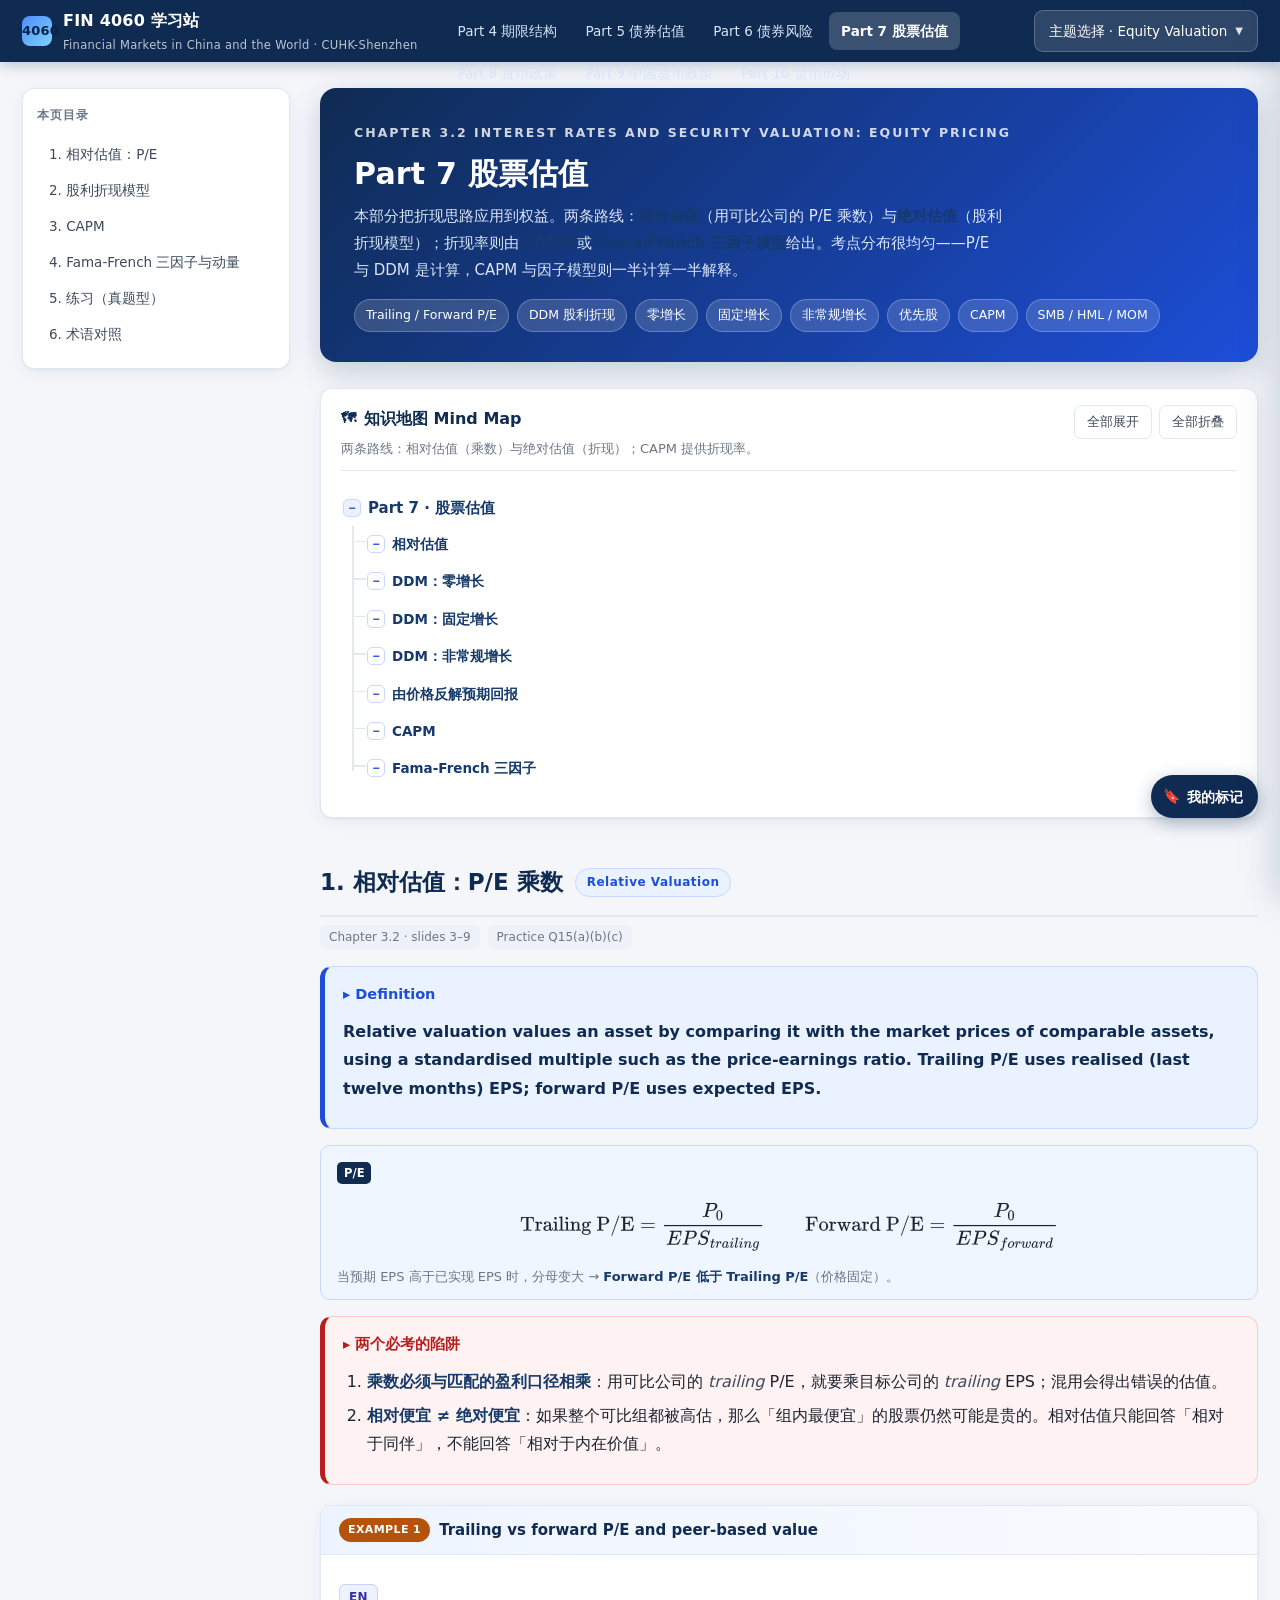
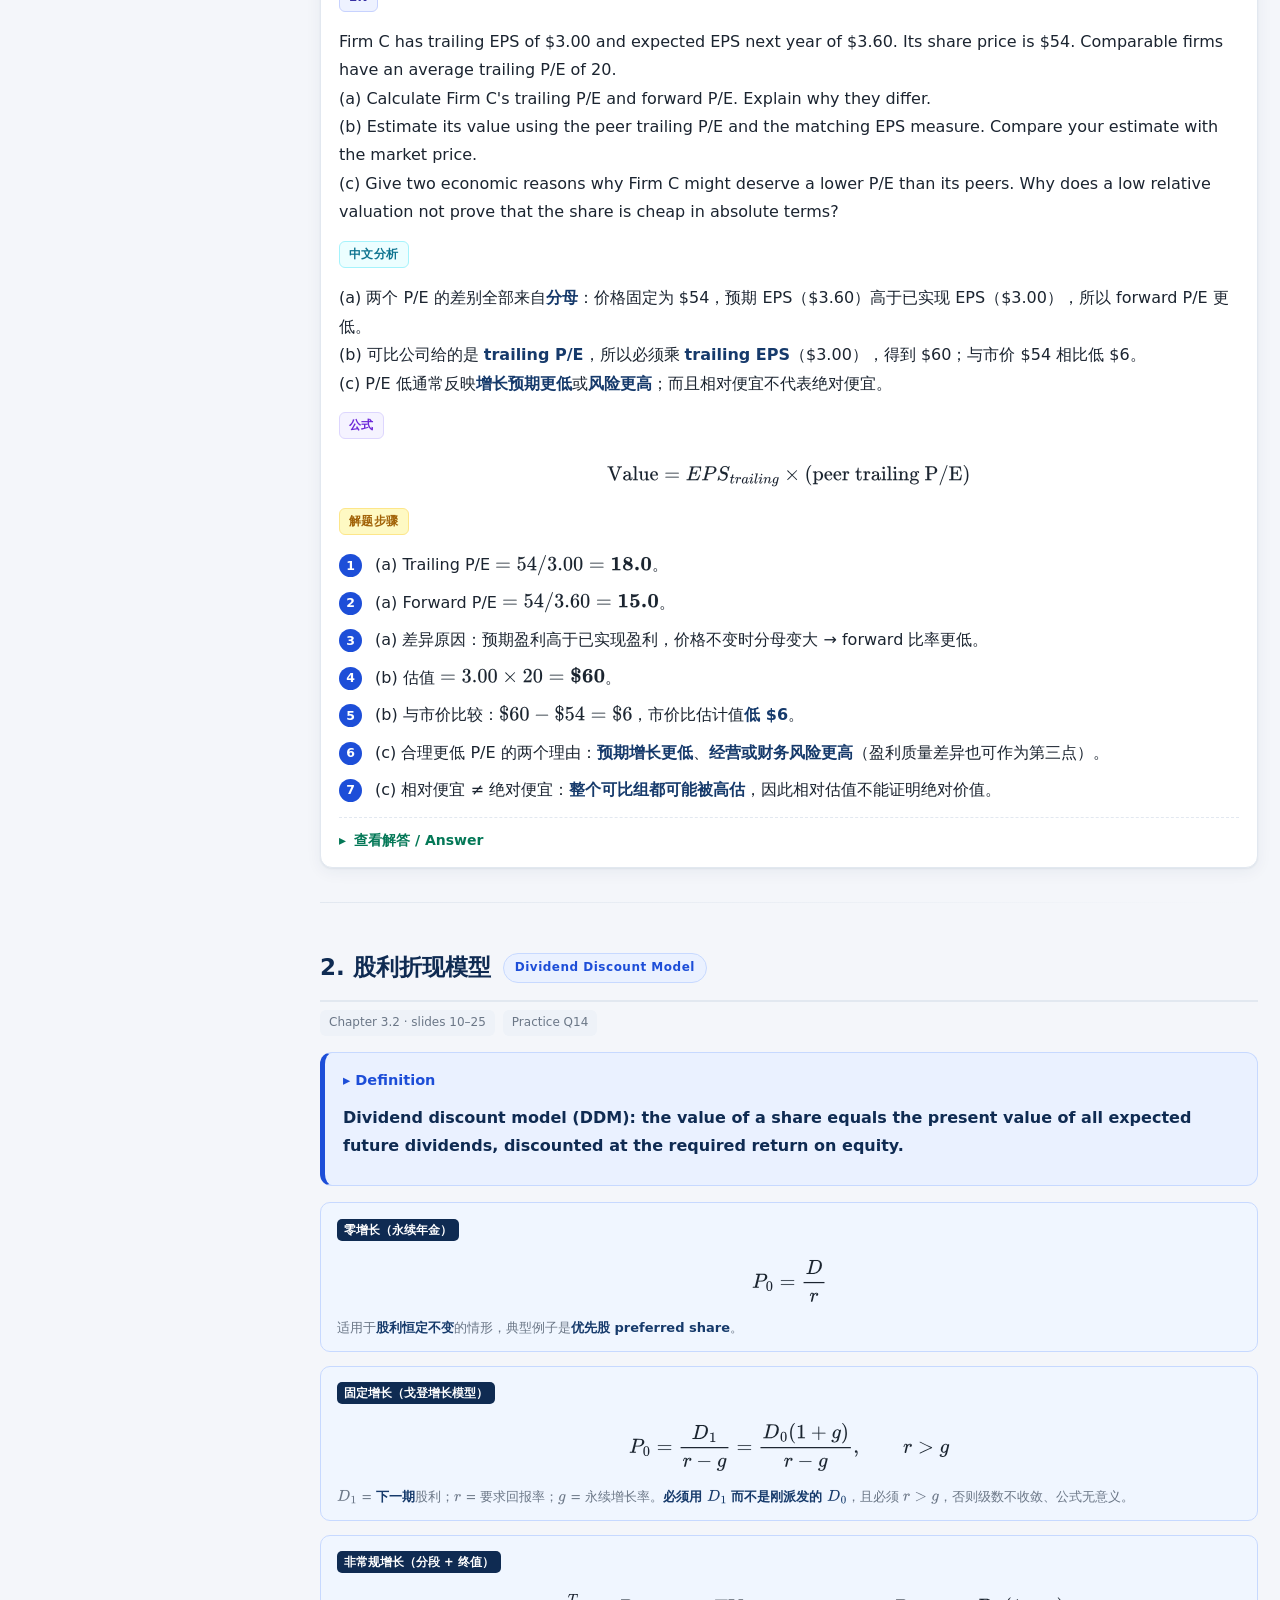
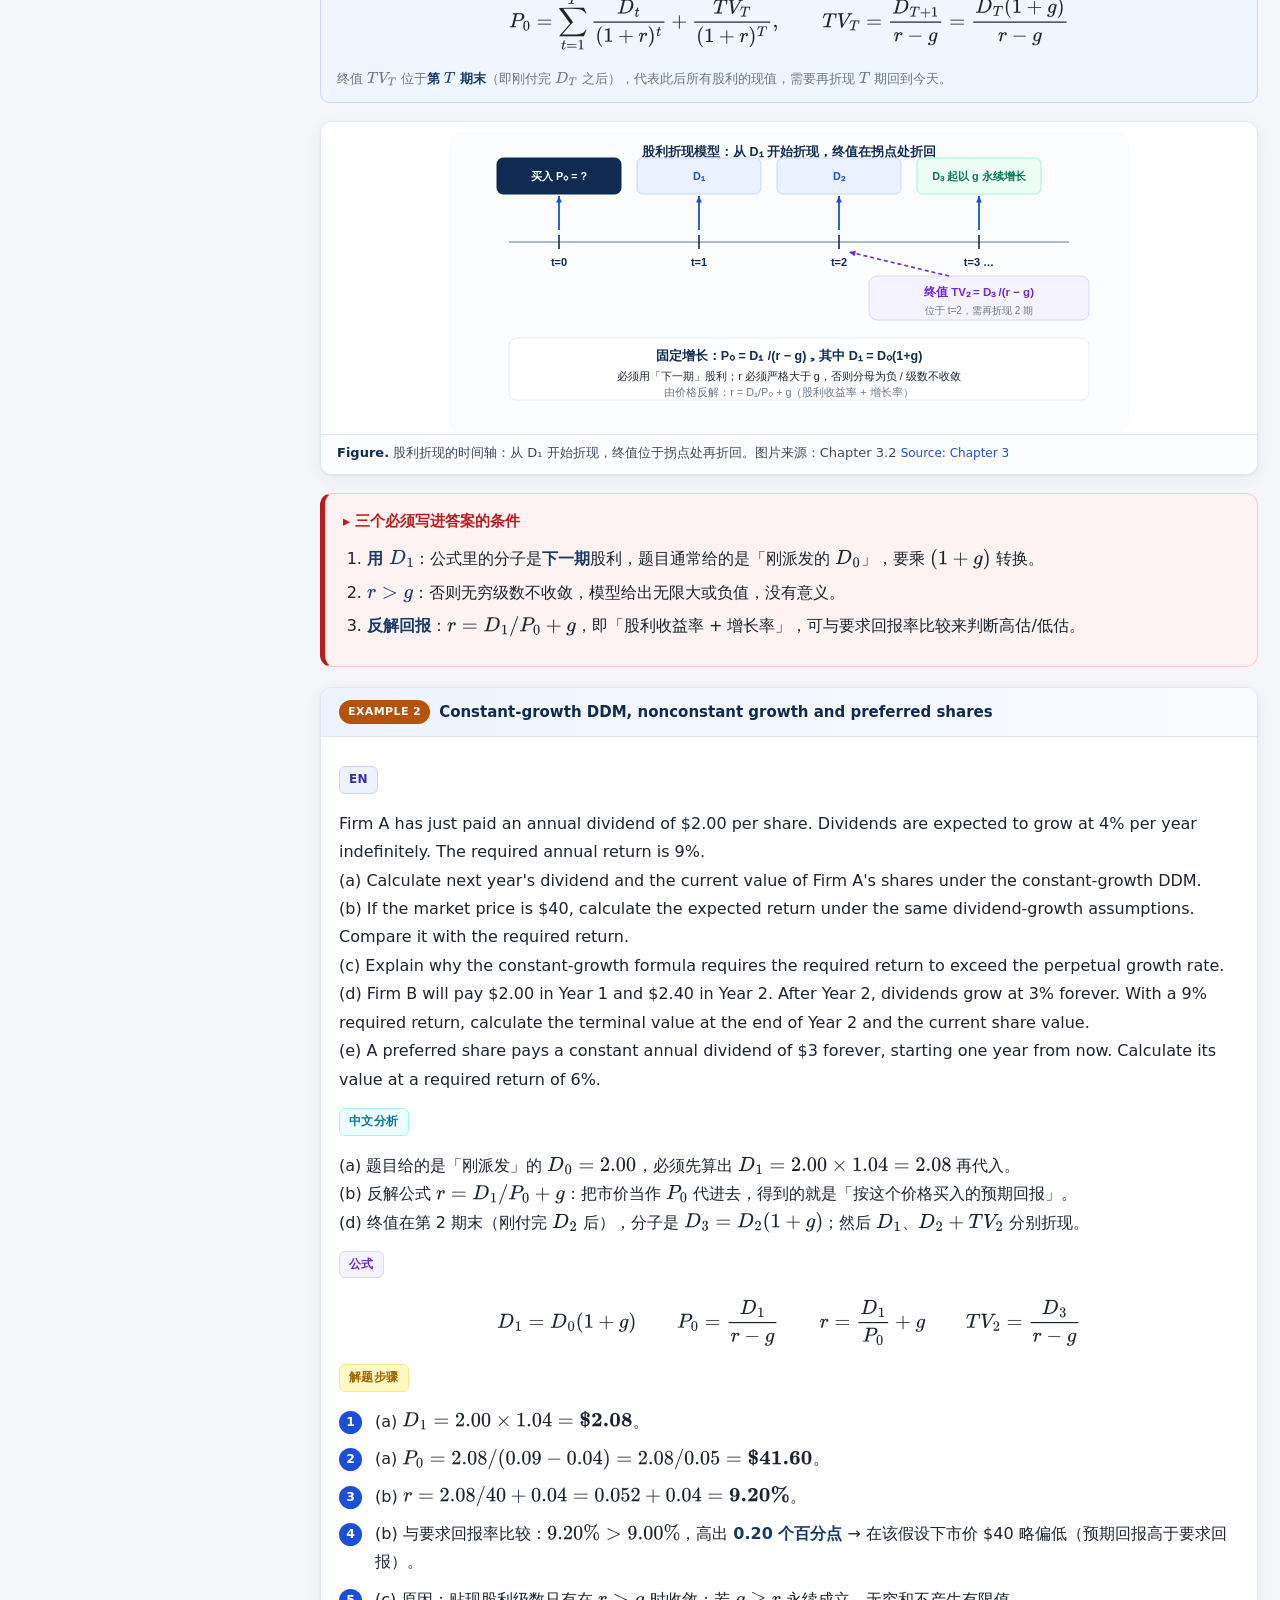
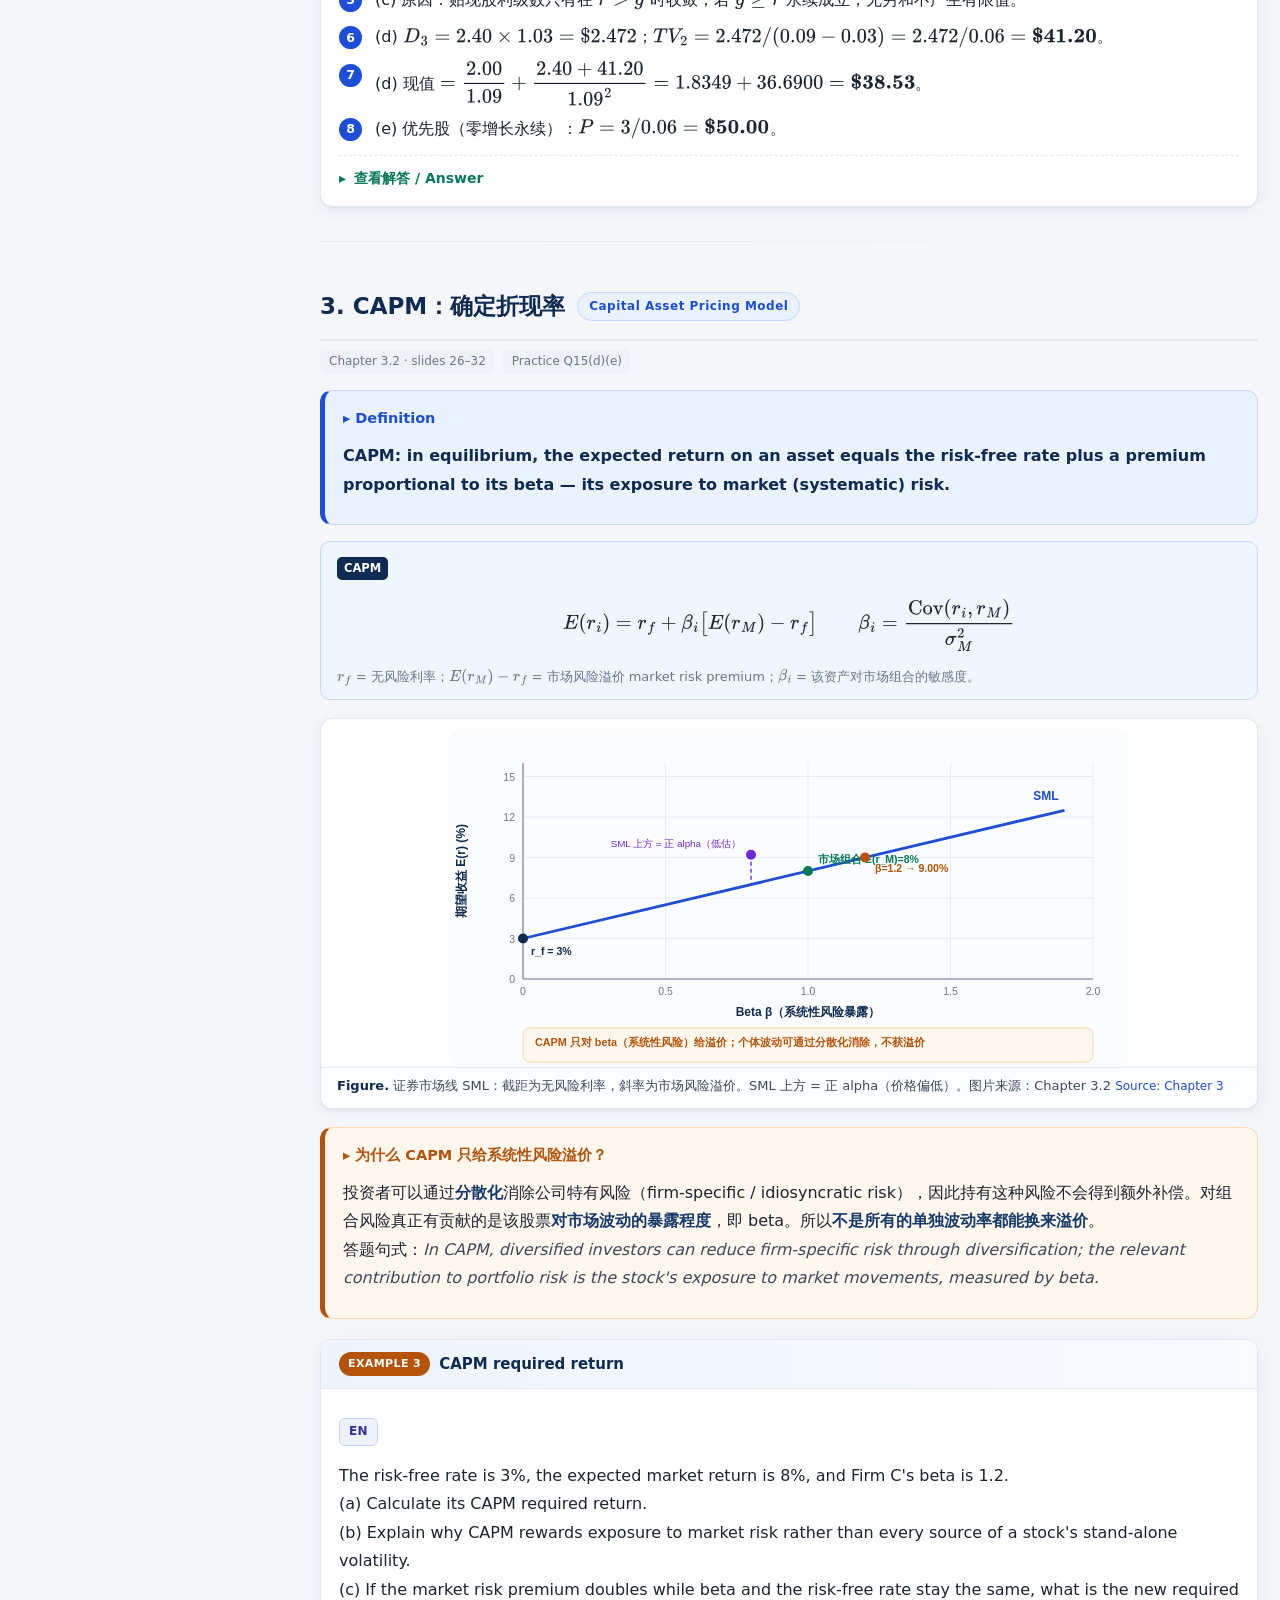
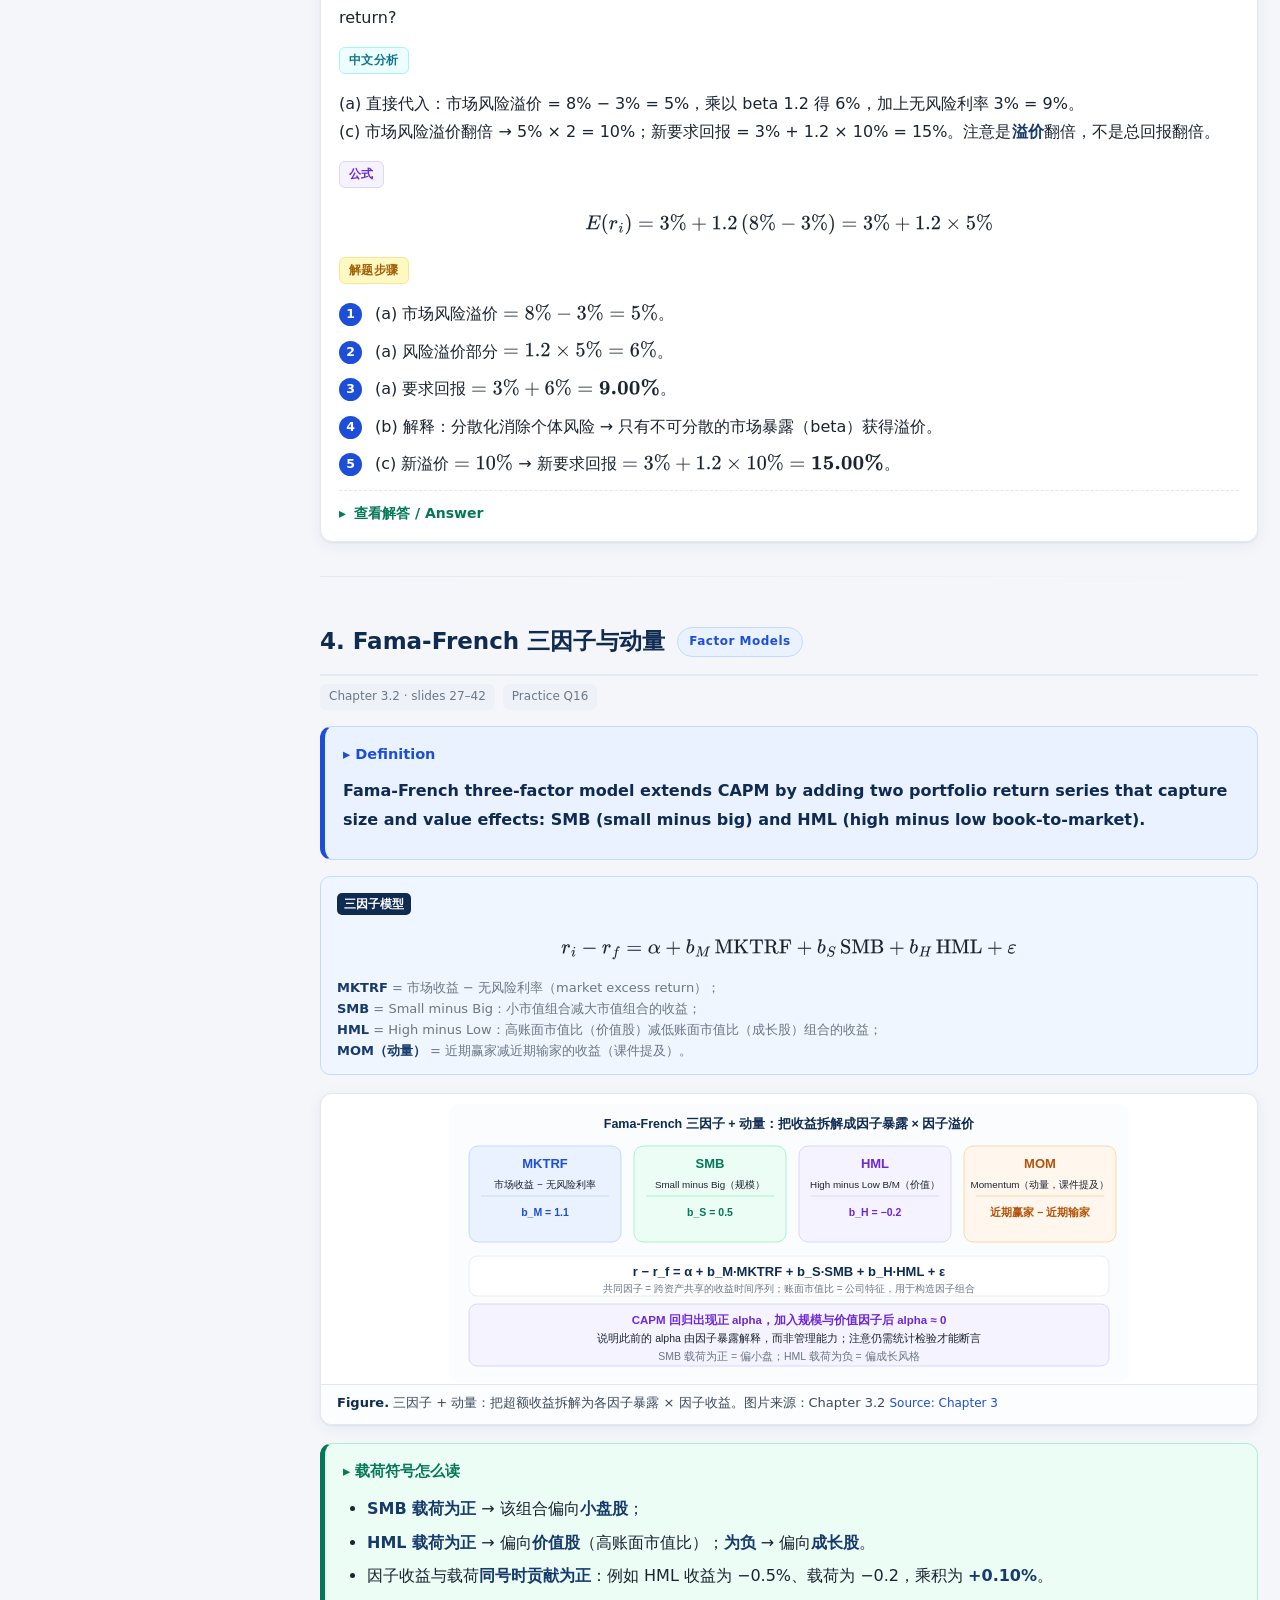
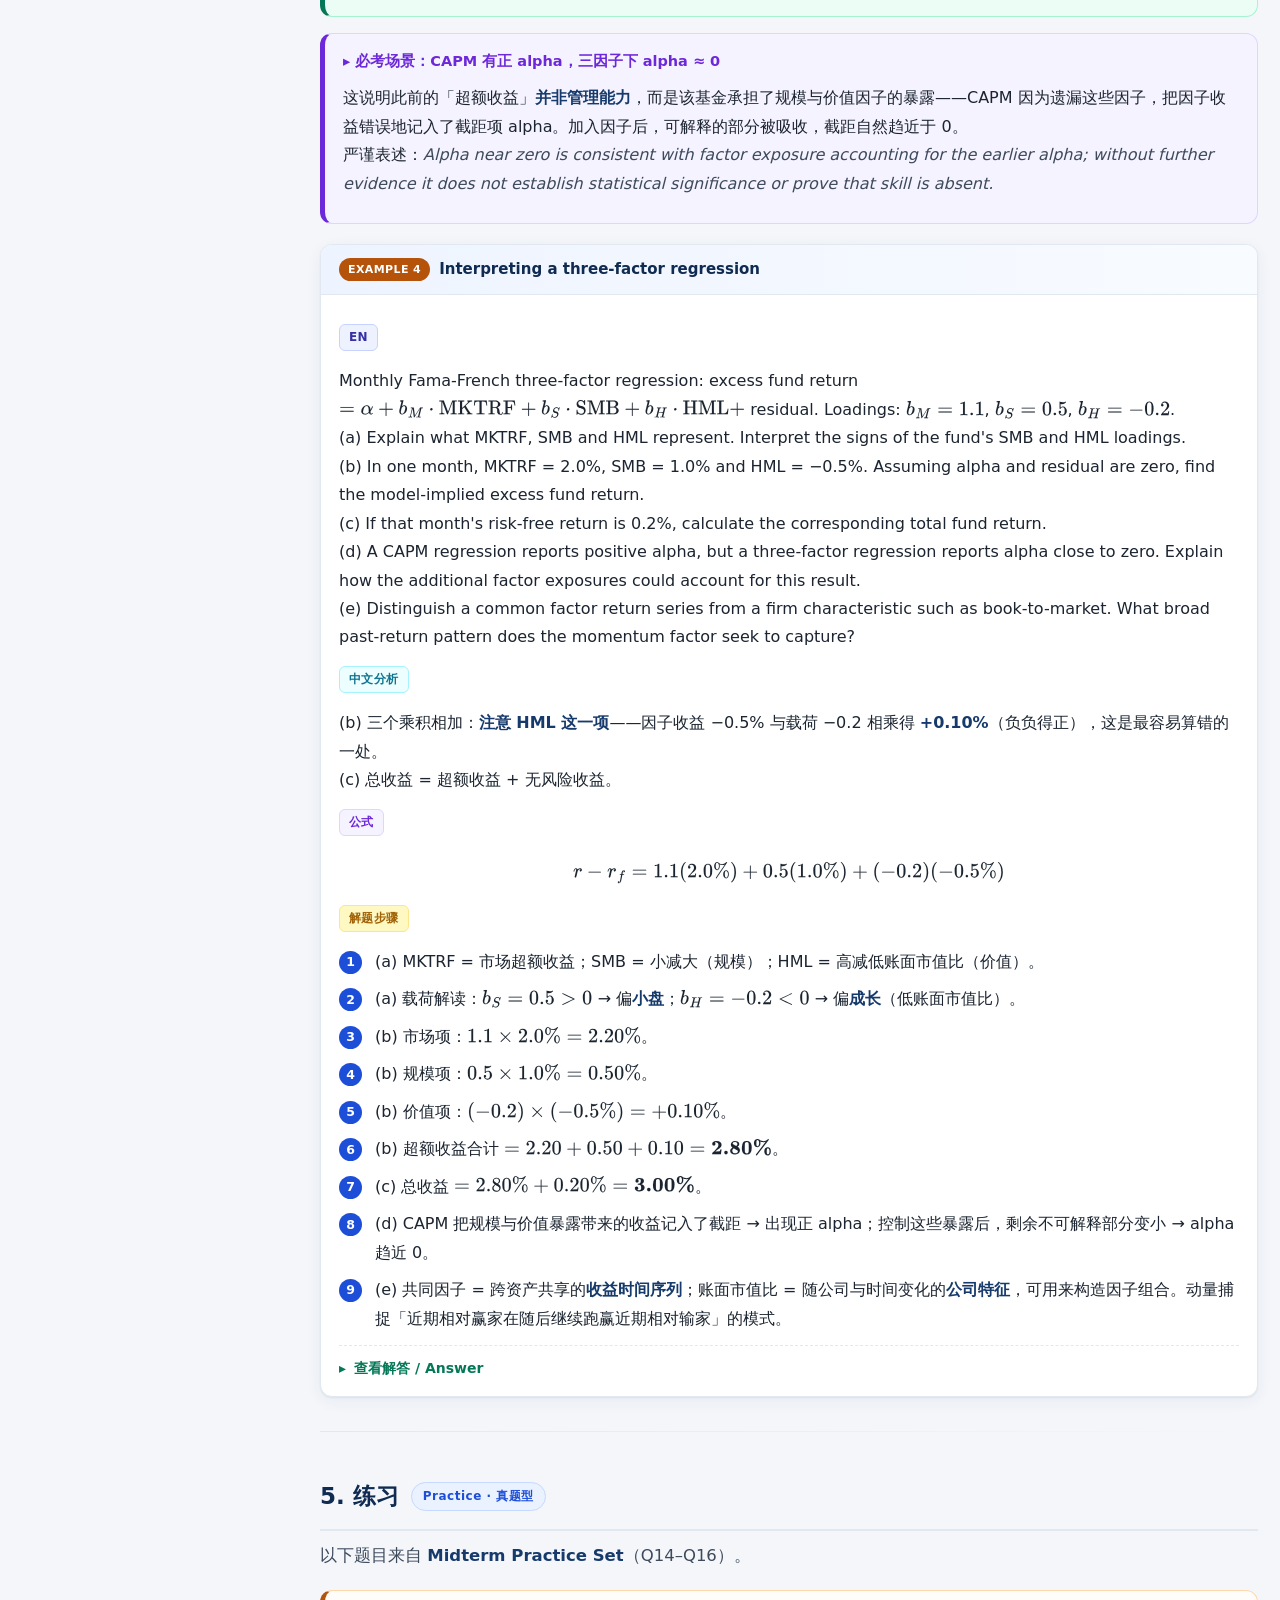
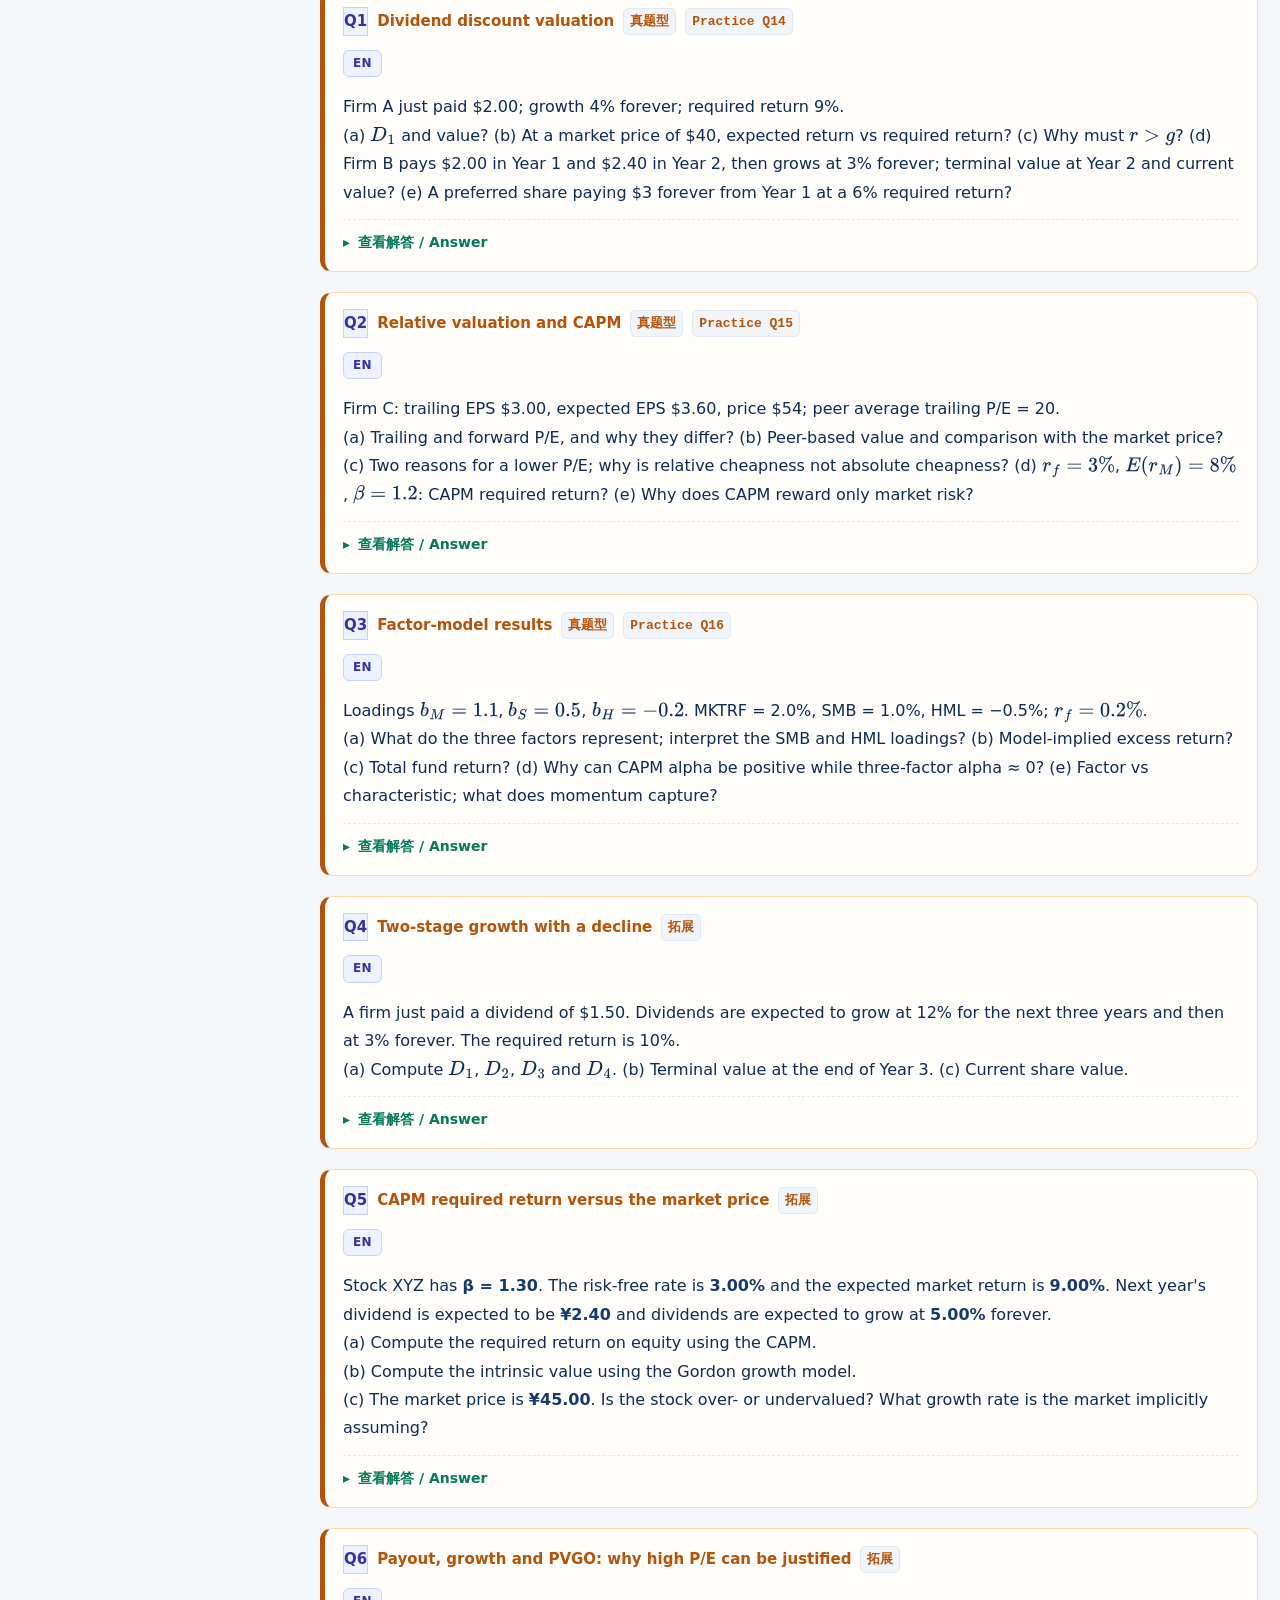
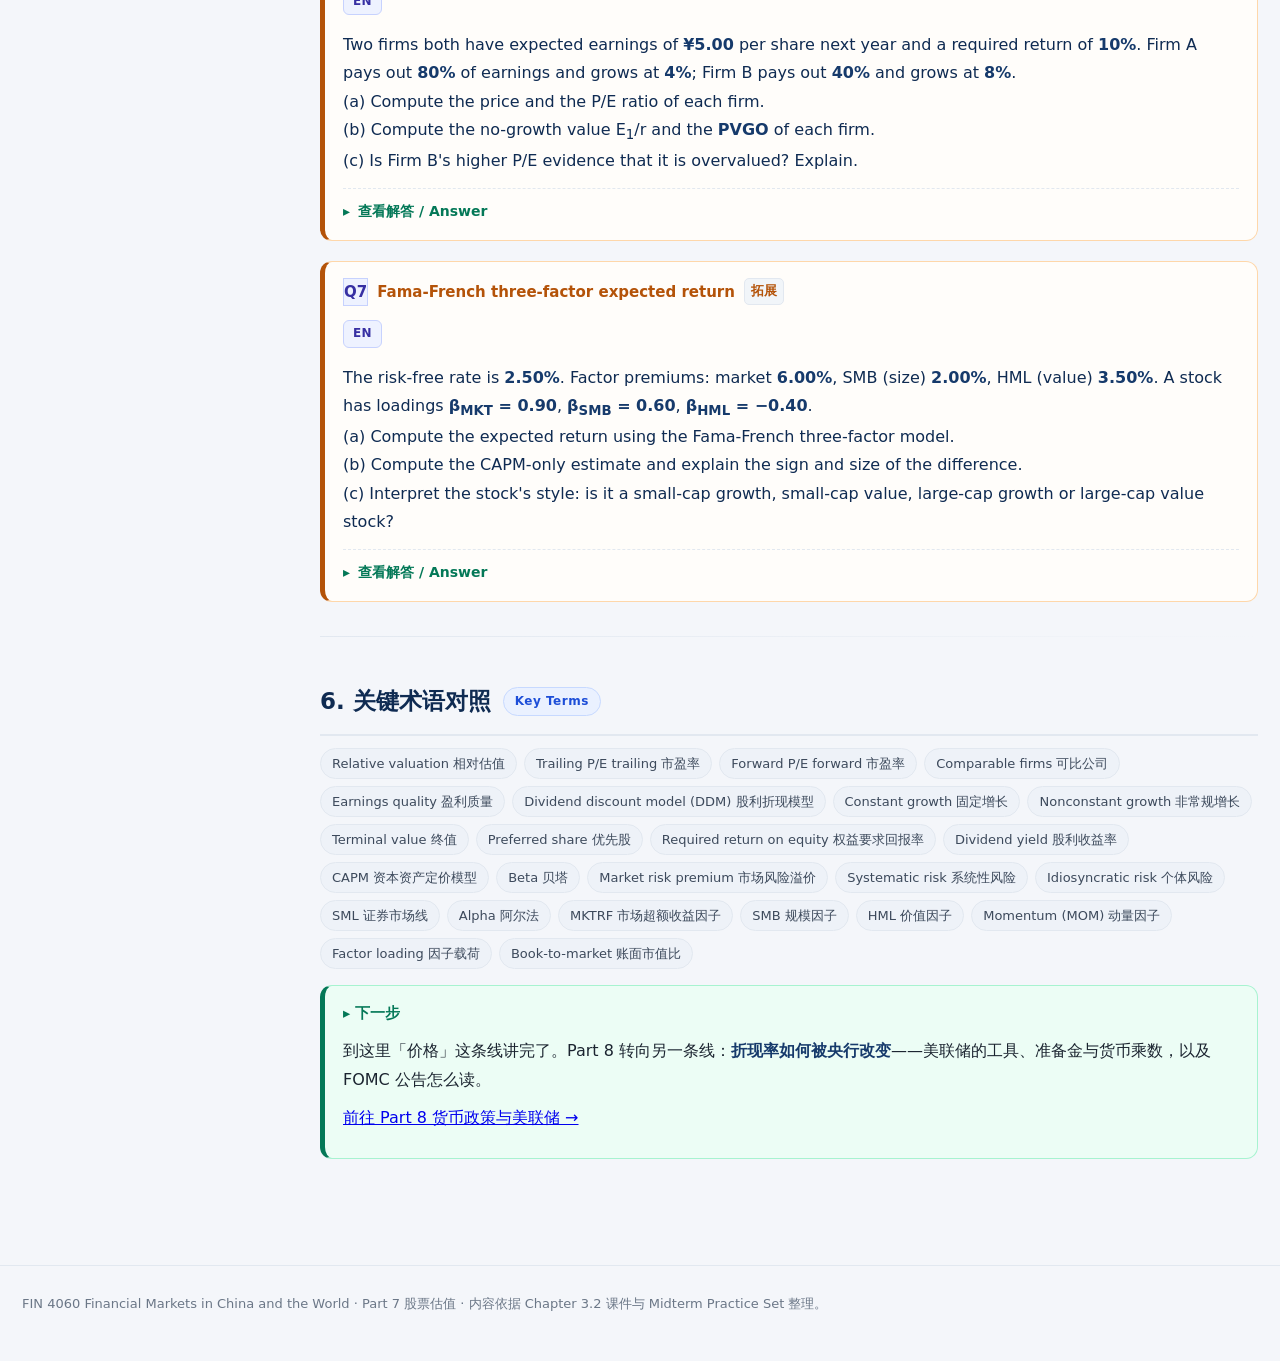
<file: part7-equity-valuation.html>
<!DOCTYPE html>
<html lang="zh-CN">
<head>
<meta charset="UTF-8">
<meta name="viewport" content="width=device-width, initial-scale=1.0">
<title>Part 7 股票估值 · FIN 4060 学习站</title>
<link rel="stylesheet" href="assets/style.css?v=20261027c">
<script>
window.MathJax = {
  tex: { inlineMath: [['\\(','\\)']], displayMath: [['\\[','\\]']] },
  svg: { fontCache: 'global' },
  options: { skipHtmlTags: ['script','noscript','style','textarea','pre','code'] }
};
</script>
<script src="assets/tex-mml-svg.js" id="MathJax-script" async></script>
<script>
(function () {
  function loadCdn() {
    if (window.MathJax && window.MathJax.startup) return;
    var s = document.createElement('script');
    s.src = 'https://cdn.jsdelivr.net/npm/mathjax@3.2.2/es5/tex-mml-svg.js';
    s.async = true;
    document.head.appendChild(s);
  }
  window.addEventListener('load', function () { setTimeout(loadCdn, 400); });
})();
</script>
    <script src="assets/figures.js?v=20261024b"></script>
    <script src="assets/mindmap.js"></script>
    <script src="assets/marks.js?v=20261027d"></script>
</head>
<body data-page="part7" data-root="">

<header id="site-topbar"></header>

<div class="layout">
  <aside class="toc" id="site-toc"></aside>
  <main>

    <div class="hero">
      <div class="kicker">Chapter 3.2 Interest Rates and Security Valuation: Equity Pricing</div>
      <h1>Part 7 股票估值</h1>
      <p>本部分把折现思路应用到权益。两条路线：<strong>相对估值</strong>（用可比公司的 P/E 乘数）与<strong>绝对估值</strong>（股利折现模型）；折现率则由 <strong>CAPM</strong> 或 <strong>Fama-French 三因子模型</strong>给出。考点分布很均匀——P/E 与 DDM 是计算，CAPM 与因子模型则一半计算一半解释。</p>
      <div class="tags">
        <span>Trailing / Forward P/E</span><span>DDM 股利折现</span><span>零增长</span><span>固定增长</span><span>非常规增长</span><span>优先股</span><span>CAPM</span><span>SMB / HML / MOM</span>
      </div>
    </div>

    <div id="mindmap-host"></div>

    <!-- ============ 1. 相对估值 ============ -->
    <section id="s1">
      <h2 class="sec" data-short="1. 相对估值：P/E">1. 相对估值：P/E 乘数 <span class="badge">Relative Valuation</span></h2>
      <div class="lec-meta"><span>Chapter 3.2 · slides 3–9</span><span>Practice Q15(a)(b)(c)</span></div>

      <div class="box def">
        <div class="box-title">▸ Definition</div>
        <p><span class="en"><b>Relative valuation</b> values an asset by comparing it with the market prices of <b>comparable</b> assets, using a standardised multiple such as the price-earnings ratio. <b>Trailing P/E</b> uses <b>realised (last twelve months)</b> EPS; <b>forward P/E</b> uses <b>expected</b> EPS.</span></p>
      </div>

      <div class="formula hi">
        <span class="tag">P/E</span>
        \[ \text{Trailing P/E}=\frac{P_0}{EPS_{trailing}} \qquad \text{Forward P/E}=\frac{P_0}{EPS_{forward}} \]
        <div class="fnote">当预期 EPS 高于已实现 EPS 时，分母变大 → <strong>Forward P/E 低于 Trailing P/E</strong>（价格固定）。</div>
      </div>

      <div class="box warn">
        <div class="box-title">▸ 两个必考的陷阱</div>
        <ol>
          <li><strong>乘数必须与匹配的盈利口径相乘</strong>：用可比公司的 <em>trailing</em> P/E，就要乘目标公司的 <em>trailing</em> EPS；混用会得出错误的估值。</li>
          <li><strong>相对便宜 ≠ 绝对便宜</strong>：如果整个可比组都被高估，那么「组内最便宜」的股票仍然可能是贵的。相对估值只能回答「相对于同伴」，不能回答「相对于内在价值」。</li>
        </ol>
      </div>

      <div class="example">
        <div class="ex-head"><span class="pill q">EXAMPLE 1</span> Trailing vs forward P/E and peer-based value</div>
        <div class="ex-body">
          <div class="q-block">
            <span class="lbl lbl-en">EN</span>
            <p class="en-q">Firm C has trailing EPS of $3.00 and expected EPS next year of $3.60. Its share price is $54. Comparable firms have an average trailing P/E of 20.
            <br>(a) Calculate Firm C's trailing P/E and forward P/E. Explain why they differ.
            <br>(b) Estimate its value using the peer trailing P/E and the matching EPS measure. Compare your estimate with the market price.
            <br>(c) Give two economic reasons why Firm C might deserve a lower P/E than its peers. Why does a low relative valuation not prove that the share is cheap in absolute terms?</p>
          </div>

          <div class="q-block">
            <span class="lbl lbl-cn">中文分析</span>
            <p>(a) 两个 P/E 的差别全部来自<strong>分母</strong>：价格固定为 \$54，预期 EPS（\$3.60）高于已实现 EPS（\$3.00），所以 forward P/E 更低。
            <br>(b) 可比公司给的是 <strong>trailing P/E</strong>，所以必须乘 <strong>trailing EPS</strong>（\$3.00），得到 \$60；与市价 \$54 相比低 \$6。
            <br>(c) P/E 低通常反映<strong>增长预期更低</strong>或<strong>风险更高</strong>；而且相对便宜不代表绝对便宜。</p>
          </div>

          <div class="q-block">
            <span class="lbl lbl-fml">公式</span>
            \[ \text{Value}=EPS_{trailing}\times(\text{peer trailing P/E}) \]
          </div>

          <div class="q-block">
            <span class="lbl lbl-step">解题步骤</span>
            <ol class="steps">
              <li>(a) Trailing P/E \(=54/3.00=\mathbf{18.0}\)。</li>
              <li>(a) Forward P/E \(=54/3.60=\mathbf{15.0}\)。</li>
              <li>(a) 差异原因：预期盈利高于已实现盈利，价格不变时分母变大 → forward 比率更低。</li>
              <li>(b) 估值 \(=3.00\times20=\mathbf{\$60}\)。</li>
              <li>(b) 与市价比较：\(\$60-\$54=\$6\)，市价比估计值<strong>低 \$6</strong>。</li>
              <li>(c) 合理更低 P/E 的两个理由：<strong>预期增长更低</strong>、<strong>经营或财务风险更高</strong>（盈利质量差异也可作为第三点）。</li>
              <li>(c) 相对便宜 ≠ 绝对便宜：<strong>整个可比组都可能被高估</strong>，因此相对估值不能证明绝对价值。</li>
            </ol>
          </div>

          <details class="answer">
            <summary>查看解答 / Answer</summary>
            <div class="ans-body">
              <div class="q-block">
                <span class="lbl lbl-ans">EN Answer</span>
                <p>(a) Trailing P/E = 54/3 = <b>18</b>; forward P/E = 54/3.60 = <b>15</b>. The forward ratio is lower because expected earnings exceed trailing earnings with price held fixed.
                <br>(b) Peer-based value = trailing EPS × peer trailing P/E = 3 × 20 = <b>\$60</b>; the market price is <b>\$6 below</b> this estimate.
                <br>(c) Lower expected growth and greater business or financial risk are two valid reasons (earnings quality may also matter). The whole peer group may be overpriced, so relative cheapness does not establish absolute value.</p>
              </div>
              <div class="q-block">
                <span class="lbl lbl-ans">中文答案</span>
                <p>(a) Trailing <strong>18</strong>、Forward <strong>15</strong>（预期盈利更高 → 分母更大 → 比率更低）；(b) 估计值 <strong>\$60</strong>，市价低 \$6；(c) 增长更低、风险更高；且<strong>整组可能都被高估</strong>，相对便宜不等于绝对便宜。
                <br>易错点：用 peer trailing P/E 乘 forward EPS（= \$72）是典型错误，口径必须匹配。</p>
              </div>
            </div>
          </details>
        </div>
      </div>
    </section>

    <hr class="divider">

    <!-- ============ 2. DDM ============ -->
    <section id="s2">
      <h2 class="sec" data-short="2. 股利折现模型">2. 股利折现模型 <span class="badge">Dividend Discount Model</span></h2>
      <div class="lec-meta"><span>Chapter 3.2 · slides 10–25</span><span>Practice Q14</span></div>

      <div class="box def">
        <div class="box-title">▸ Definition</div>
        <p><span class="en"><b>Dividend discount model (DDM)</b>: the value of a share equals the present value of all <b>expected future dividends</b>, discounted at the required return on equity.</span></p>
      </div>

      <div class="formula hi">
        <span class="tag">零增长（永续年金）</span>
        \[ P_0=\frac{D}{r} \]
        <div class="fnote">适用于<strong>股利恒定不变</strong>的情形，典型例子是<strong>优先股 preferred share</strong>。</div>
      </div>

      <div class="formula hi">
        <span class="tag">固定增长（戈登增长模型）</span>
        \[ P_0=\frac{D_1}{r-g}=\frac{D_0(1+g)}{r-g},\qquad r&gt;g \]
        <div class="fnote">\(D_1\) = <strong>下一期</strong>股利；\(r\) = 要求回报率；\(g\) = 永续增长率。<strong>必须用 \(D_1\) 而不是刚派发的 \(D_0\)</strong>，且必须 \(r&gt;g\)，否则级数不收敛、公式无意义。</div>
      </div>

      <div class="formula hi">
        <span class="tag">非常规增长（分段 + 终值）</span>
        \[ P_0=\sum_{t=1}^{T}\frac{D_t}{(1+r)^t}+\frac{TV_T}{(1+r)^T},\qquad TV_T=\frac{D_{T+1}}{r-g}=\frac{D_T(1+g)}{r-g} \]
        <div class="fnote">终值 \(TV_T\) 位于<strong>第 \(T\) 期末</strong>（即刚付完 \(D_T\) 之后），代表此后所有股利的现值，需要再折现 \(T\) 期回到今天。</div>
      </div>

      <div data-fig="ddmTimeline" data-cap="股利折现的时间轴：从 D₁ 开始折现，终值位于拐点处再折回。图片来源：Chapter 3.2" data-src="Chapter 3"></div>

      <div class="box warn">
        <div class="box-title">▸ 三个必须写进答案的条件</div>
        <ol>
          <li><strong>用 \(D_1\)</strong>：公式里的分子是<strong>下一期</strong>股利，题目通常给的是「刚派发的 \(D_0\)」，要乘 \((1+g)\) 转换。</li>
          <li><strong>\(r&gt;g\)</strong>：否则无穷级数不收敛，模型给出无限大或负值，没有意义。</li>
          <li><strong>反解回报</strong>：\(r=D_1/P_0+g\)，即「股利收益率 + 增长率」，可与要求回报率比较来判断高估/低估。</li>
        </ol>
      </div>

      <div class="example">
        <div class="ex-head"><span class="pill q">EXAMPLE 2</span> Constant-growth DDM, nonconstant growth and preferred shares</div>
        <div class="ex-body">
          <div class="q-block">
            <span class="lbl lbl-en">EN</span>
            <p class="en-q">Firm A has just paid an annual dividend of $2.00 per share. Dividends are expected to grow at 4% per year indefinitely. The required annual return is 9%.
            <br>(a) Calculate next year's dividend and the current value of Firm A's shares under the constant-growth DDM.
            <br>(b) If the market price is $40, calculate the expected return under the same dividend-growth assumptions. Compare it with the required return.
            <br>(c) Explain why the constant-growth formula requires the required return to exceed the perpetual growth rate.
            <br>(d) Firm B will pay $2.00 in Year 1 and $2.40 in Year 2. After Year 2, dividends grow at 3% forever. With a 9% required return, calculate the terminal value at the end of Year 2 and the current share value.
            <br>(e) A preferred share pays a constant annual dividend of $3 forever, starting one year from now. Calculate its value at a required return of 6%.</p>
          </div>

          <div class="q-block">
            <span class="lbl lbl-cn">中文分析</span>
            <p>(a) 题目给的是「刚派发」的 \(D_0=2.00\)，必须先算出 \(D_1=2.00\times1.04=2.08\) 再代入。
            <br>(b) 反解公式 \(r=D_1/P_0+g\)：把市价当作 \(P_0\) 代进去，得到的就是「按这个价格买入的预期回报」。
            <br>(d) 终值在第 2 期末（刚付完 \(D_2\) 后），分子是 \(D_3=D_2(1+g)\)；然后 \(D_1\)、\(D_2+TV_2\) 分别折现。</p>
          </div>

          <div class="q-block">
            <span class="lbl lbl-fml">公式</span>
            \[ D_1=D_0(1+g) \qquad P_0=\frac{D_1}{r-g} \qquad r=\frac{D_1}{P_0}+g \qquad TV_2=\frac{D_3}{r-g} \]
          </div>

          <div class="q-block">
            <span class="lbl lbl-step">解题步骤</span>
            <ol class="steps">
              <li>(a) \(D_1=2.00\times1.04=\mathbf{\$2.08}\)。</li>
              <li>(a) \(P_0=2.08/(0.09-0.04)=2.08/0.05=\mathbf{\$41.60}\)。</li>
              <li>(b) \(r=2.08/40+0.04=0.052+0.04=\mathbf{9.20\%}\)。</li>
              <li>(b) 与要求回报率比较：\(9.20\%&gt;9.00\%\)，高出 <strong>0.20 个百分点</strong> → 在该假设下市价 \$40 略偏低（预期回报高于要求回报）。</li>
              <li>(c) 原因：贴现股利级数只有在 \(r&gt;g\) 时收敛；若 \(g\ge r\) 永续成立，无穷和不产生有限值。</li>
              <li>(d) \(D_3=2.40\times1.03=\$2.472\)；\(TV_2=2.472/(0.09-0.03)=2.472/0.06=\mathbf{\$41.20}\)。</li>
              <li>(d) 现值 \(=\dfrac{2.00}{1.09}+\dfrac{2.40+41.20}{1.09^2}=1.8349+36.6900=\mathbf{\$38.53}\)。</li>
              <li>(e) 优先股（零增长永续）：\(P=3/0.06=\mathbf{\$50.00}\)。</li>
            </ol>
          </div>

          <details class="answer">
            <summary>查看解答 / Answer</summary>
            <div class="ans-body">
              <div class="q-block">
                <span class="lbl lbl-ans">EN Answer</span>
                <p>(a) \(D_1=2.00\times1.04=\mathbf{\$2.08}\); \(P_0=2.08/(0.09-0.04)=\mathbf{\$41.60}\).
                <br>(b) Expected return \(=2.08/40+0.04=\mathbf{9.20\%}\), exceeding the required 9% by 0.20 pp.
                <br>(c) The discounted dividend series converges only when \(r&gt;g\); if \(g\ge r\) indefinitely the infinite sum has no finite value.
                <br>(d) \(D_3=2.40\times1.03=2.472\); \(TV_2=2.472/(0.09-0.03)=\mathbf{\$41.20}\); \(P_0=2/1.09+(2.40+41.20)/1.09^2=\mathbf{\$38.53}\).
                <br>(e) \(P=3/0.06=\mathbf{\$50.00}\).</p>
              </div>
              <div class="q-block">
                <span class="lbl lbl-ans">中文答案</span>
                <p>(a) \(D_1=\)<strong>\$2.08</strong>，价值 <strong>\$41.60</strong>；(b) 预期回报 <strong>9.20%</strong>，高于要求回报 0.20 pp；(c) \(r&gt;g\) 是级数收敛的必要条件；
                <br>(d) 终值 <strong>\$41.20</strong>，当前价值 <strong>\$38.53</strong>；(e) 优先股 <strong>\$50.00</strong>。
                <br>易错点汇总：①把 \(D_0\) 当 \(D_1\) 直接代入；②(d) 中终值分子用 \(D_2\) 而非 \(D_3\)；③终值忘记再折现 2 期。</p>
              </div>
            </div>
          </details>
        </div>
      </div>
    </section>

    <hr class="divider">

    <!-- ============ 3. CAPM ============ -->
    <section id="s3">
      <h2 class="sec" data-short="3. CAPM">3. CAPM：确定折现率 <span class="badge">Capital Asset Pricing Model</span></h2>
      <div class="lec-meta"><span>Chapter 3.2 · slides 26–32</span><span>Practice Q15(d)(e)</span></div>

      <div class="box def">
        <div class="box-title">▸ Definition</div>
        <p><span class="en"><b>CAPM</b>: in equilibrium, the expected return on an asset equals the risk-free rate plus a premium proportional to its <b>beta</b> — its exposure to <b>market (systematic) risk</b>.</span></p>
      </div>

      <div class="formula hi">
        <span class="tag">CAPM</span>
        \[ E(r_i)=r_f+\beta_i\big[E(r_M)-r_f\big] \qquad \beta_i=\frac{\mathrm{Cov}(r_i,r_M)}{\sigma_M^2} \]
        <div class="fnote">\(r_f\) = 无风险利率；\(E(r_M)-r_f\) = 市场风险溢价 market risk premium；\(\beta_i\) = 该资产对市场组合的敏感度。</div>
      </div>

      <div data-fig="sml" data-cap="证券市场线 SML：截距为无风险利率，斜率为市场风险溢价。SML 上方 = 正 alpha（价格偏低）。图片来源：Chapter 3.2" data-src="Chapter 3"></div>

      <div class="box key">
        <div class="box-title">▸ 为什么 CAPM 只给系统性风险溢价？</div>
        <p>投资者可以通过<strong>分散化</strong>消除公司特有风险（firm-specific / idiosyncratic risk），因此持有这种风险不会得到额外补偿。对组合风险真正有贡献的是该股票<strong>对市场波动的暴露程度</strong>，即 beta。所以<strong>不是所有的单独波动率都能换来溢价</strong>。
        <br>答题句式：<em>In CAPM, diversified investors can reduce firm-specific risk through diversification; the relevant contribution to portfolio risk is the stock's exposure to market movements, measured by beta.</em></p>
      </div>

      <div class="example">
        <div class="ex-head"><span class="pill q">EXAMPLE 3</span> CAPM required return</div>
        <div class="ex-body">
          <div class="q-block">
            <span class="lbl lbl-en">EN</span>
            <p class="en-q">The risk-free rate is 3%, the expected market return is 8%, and Firm C's beta is 1.2.
            <br>(a) Calculate its CAPM required return.
            <br>(b) Explain why CAPM rewards exposure to market risk rather than every source of a stock's stand-alone volatility.
            <br>(c) If the market risk premium doubles while beta and the risk-free rate stay the same, what is the new required return?</p>
          </div>

          <div class="q-block">
            <span class="lbl lbl-cn">中文分析</span>
            <p>(a) 直接代入：市场风险溢价 = 8% − 3% = 5%，乘以 beta 1.2 得 6%，加上无风险利率 3% = 9%。
            <br>(c) 市场风险溢价翻倍 → 5% × 2 = 10%；新要求回报 = 3% + 1.2 × 10% = 15%。注意是<strong>溢价</strong>翻倍，不是总回报翻倍。</p>
          </div>

          <div class="q-block">
            <span class="lbl lbl-fml">公式</span>
            \[ E(r_i)=3\%+1.2\,(8\%-3\%)=3\%+1.2\times5\% \]
          </div>

          <div class="q-block">
            <span class="lbl lbl-step">解题步骤</span>
            <ol class="steps">
              <li>(a) 市场风险溢价 \(=8\%-3\%=5\%\)。</li>
              <li>(a) 风险溢价部分 \(=1.2\times5\%=6\%\)。</li>
              <li>(a) 要求回报 \(=3\%+6\%=\mathbf{9.00\%}\)。</li>
              <li>(b) 解释：分散化消除个体风险 → 只有不可分散的市场暴露（beta）获得溢价。</li>
              <li>(c) 新溢价 \(=10\%\) → 新要求回报 \(=3\%+1.2\times10\%=\mathbf{15.00\%}\)。</li>
            </ol>
          </div>

          <details class="answer">
            <summary>查看解答 / Answer</summary>
            <div class="ans-body">
              <div class="q-block">
                <span class="lbl lbl-ans">EN Answer</span>
                <p>(a) \(E(r)=3\%+1.2(8\%-3\%)=\mathbf{9.00\%}\).
                <br>(b) Diversified investors can eliminate firm-specific risk, so only beta — exposure to market movements — is priced; not all stand-alone volatility earns a premium.
                <br>(c) New premium = 10%; new required return = \(3\%+1.2(10\%)=\mathbf{15.00\%}\).</p>
              </div>
              <div class="q-block">
                <span class="lbl lbl-ans">中文答案</span>
                <p>(a) <strong>9.00%</strong>；(b) 只有系统性风险（beta）获溢价，个体风险可通过分散化消除；(c) <strong>15.00%</strong>。
                <br>提醒：(c) 中是<strong>市场风险溢价</strong>翻倍（5% → 10%），不是要求回报翻倍。</p>
              </div>
            </div>
          </details>
        </div>
      </div>
    </section>

    <hr class="divider">

    <!-- ============ 4. 因子模型 ============ -->
    <section id="s4">
      <h2 class="sec" data-short="4. Fama-French 三因子与动量">4. Fama-French 三因子与动量 <span class="badge">Factor Models</span></h2>
      <div class="lec-meta"><span>Chapter 3.2 · slides 27–42</span><span>Practice Q16</span></div>

      <div class="box def">
        <div class="box-title">▸ Definition</div>
        <p><span class="en"><b>Fama-French three-factor model</b> extends CAPM by adding two portfolio return series that capture <b>size</b> and <b>value</b> effects: <b>SMB</b> (small minus big) and <b>HML</b> (high minus low book-to-market).</span></p>
      </div>

      <div class="formula hi">
        <span class="tag">三因子模型</span>
        \[ r_i-r_f=\alpha+b_M\,\text{MKTRF}+b_S\,\text{SMB}+b_H\,\text{HML}+\varepsilon \]
        <div class="fnote">
          <strong>MKTRF</strong> = 市场收益 − 无风险利率（market excess return）；<br>
          <strong>SMB</strong> = Small minus Big：小市值组合减大市值组合的收益；<br>
          <strong>HML</strong> = High minus Low：高账面市值比（价值股）减低账面市值比（成长股）组合的收益；<br>
          <strong>MOM（动量）</strong> = 近期赢家减近期输家的收益（课件提及）。
        </div>
      </div>

      <div data-fig="factorModel" data-cap="三因子 + 动量：把超额收益拆解为各因子暴露 × 因子收益。图片来源：Chapter 3.2" data-src="Chapter 3"></div>

      <div class="box tip">
        <div class="box-title">▸ 载荷符号怎么读</div>
        <ul>
          <li><strong>SMB 载荷为正</strong> → 该组合偏向<strong>小盘股</strong>；</li>
          <li><strong>HML 载荷为正</strong> → 偏向<strong>价值股</strong>（高账面市值比）；<strong>为负</strong> → 偏向<strong>成长股</strong>。</li>
          <li>因子收益与载荷<strong>同号时贡献为正</strong>：例如 HML 收益为 −0.5%、载荷为 −0.2，乘积为 <strong>+0.10%</strong>。</li>
        </ul>
      </div>

      <div class="box theory">
        <div class="box-title">▸ 必考场景：CAPM 有正 alpha，三因子下 alpha ≈ 0</div>
        <p>这说明此前的「超额收益」<strong>并非管理能力</strong>，而是该基金承担了规模与价值因子的暴露——CAPM 因为遗漏这些因子，把因子收益错误地记入了截距项 alpha。加入因子后，可解释的部分被吸收，截距自然趋近于 0。
        <br>严谨表述：<em>Alpha near zero is consistent with factor exposure accounting for the earlier alpha; without further evidence it does not establish statistical significance or prove that skill is absent.</em></p>
      </div>

      <div class="example">
        <div class="ex-head"><span class="pill q">EXAMPLE 4</span> Interpreting a three-factor regression</div>
        <div class="ex-body">
          <div class="q-block">
            <span class="lbl lbl-en">EN</span>
            <p class="en-q">Monthly Fama-French three-factor regression: excess fund return \(=\alpha+b_M\cdot\text{MKTRF}+b_S\cdot\text{SMB}+b_H\cdot\text{HML}+\) residual. Loadings: \(b_M=1.1\), \(b_S=0.5\), \(b_H=-0.2\).
            <br>(a) Explain what MKTRF, SMB and HML represent. Interpret the signs of the fund's SMB and HML loadings.
            <br>(b) In one month, MKTRF = 2.0%, SMB = 1.0% and HML = −0.5%. Assuming alpha and residual are zero, find the model-implied excess fund return.
            <br>(c) If that month's risk-free return is 0.2%, calculate the corresponding total fund return.
            <br>(d) A CAPM regression reports positive alpha, but a three-factor regression reports alpha close to zero. Explain how the additional factor exposures could account for this result.
            <br>(e) Distinguish a common factor return series from a firm characteristic such as book-to-market. What broad past-return pattern does the momentum factor seek to capture?</p>
          </div>

          <div class="q-block">
            <span class="lbl lbl-cn">中文分析</span>
            <p>(b) 三个乘积相加：<strong>注意 HML 这一项</strong>——因子收益 −0.5% 与载荷 −0.2 相乘得 <strong>+0.10%</strong>（负负得正），这是最容易算错的一处。
            <br>(c) 总收益 = 超额收益 + 无风险收益。</p>
          </div>

          <div class="q-block">
            <span class="lbl lbl-fml">公式</span>
            \[ r-r_f = 1.1(2.0\%)+0.5(1.0\%)+(-0.2)(-0.5\%) \]
          </div>

          <div class="q-block">
            <span class="lbl lbl-step">解题步骤</span>
            <ol class="steps">
              <li>(a) MKTRF = 市场超额收益；SMB = 小减大（规模）；HML = 高减低账面市值比（价值）。</li>
              <li>(a) 载荷解读：\(b_S=0.5&gt;0\) → 偏<strong>小盘</strong>；\(b_H=-0.2&lt;0\) → 偏<strong>成长</strong>（低账面市值比）。</li>
              <li>(b) 市场项：\(1.1\times2.0\%=2.20\%\)。</li>
              <li>(b) 规模项：\(0.5\times1.0\%=0.50\%\)。</li>
              <li>(b) 价值项：\((-0.2)\times(-0.5\%)=+0.10\%\)。</li>
              <li>(b) 超额收益合计 \(=2.20+0.50+0.10=\mathbf{2.80\%}\)。</li>
              <li>(c) 总收益 \(=2.80\%+0.20\%=\mathbf{3.00\%}\)。</li>
              <li>(d) CAPM 把规模与价值暴露带来的收益记入了截距 → 出现正 alpha；控制这些暴露后，剩余不可解释部分变小 → alpha 趋近 0。</li>
              <li>(e) 共同因子 = 跨资产共享的<strong>收益时间序列</strong>；账面市值比 = 随公司与时间变化的<strong>公司特征</strong>，可用来构造因子组合。动量捕捉「近期相对赢家在随后继续跑赢近期相对输家」的模式。</li>
            </ol>
          </div>

          <details class="answer">
            <summary>查看解答 / Answer</summary>
            <div class="ans-body">
              <div class="q-block">
                <span class="lbl lbl-ans">EN Answer</span>
                <p>(a) <b>MKTRF</b>: market return less the risk-free rate. <b>SMB</b>: small-minus-big (size). <b>HML</b>: high-minus-low book-to-market (value). Positive SMB loading = small-cap tilt; negative HML loading = growth tilt.
                <br>(b) \(1.1(2.0\%)+0.5(1.0\%)+(-0.2)(-0.5\%)=\mathbf{2.80\%}\); the negative HML return contributes positively because its loading is also negative.
                <br>(c) Total return \(=2.80\%+0.20\%=\mathbf{3.00\%}\).
                <br>(d) CAPM attributes returns associated with size and value exposures to its intercept; controlling for them leaves less unexplained, so alpha falls toward zero.
                <br>(e) A <b>common factor</b> is a shared time series of portfolio returns; a <b>characteristic</b> such as book-to-market varies across firms and is used to form those portfolios. Momentum captures the tendency of recent relative winners to outperform recent relative losers.</p>
              </div>
              <div class="q-block">
                <span class="lbl lbl-ans">中文答案</span>
                <p>(a) 三个因子含义 + 载荷解读（偏小盘、偏成长）；(b) 超额收益 <strong>2.80%</strong>；(c) 总收益 <strong>3.00%</strong>；
                <br>(d) CAPM 遗漏因子 → 因子收益被记入 alpha；加入因子后 alpha 趋近 0；
                <br>(e) 因子是<strong>收益序列</strong>，特征是<strong>公司属性</strong>；动量捕捉近期赢家继续跑赢的规律。
                <br>关键陷阱：HML 项 <strong>(−0.2)×(−0.5%) = +0.10%</strong>，负负得正。</p>
              </div>
            </div>
          </details>
        </div>
      </div>
    </section>

    <hr class="divider">

    <!-- ============ 5. 练习 ============ -->
    <section id="ex" data-exgroup>
      <h2 class="sec" data-short="5. 练习（真题型）">5. 练习 <span class="badge">Practice · 真题型</span></h2>
      <p class="lede">以下题目来自 <strong>Midterm Practice Set</strong>（Q14–Q16）。</p>

      <div class="exercise" data-ex>
        <div class="ex-title"><span class="lbl lbl-en">Q<span class="num"></span></span> Dividend discount valuation <span class="kbd">真题型</span> <span class="kbd">Practice Q14</span></div>
        <div class="q-block">
          <span class="lbl lbl-en">EN</span>
          <p class="en-q">Firm A just paid $2.00; growth 4% forever; required return 9%.
          <br>(a) \(D_1\) and value? (b) At a market price of $40, expected return vs required return? (c) Why must \(r&gt;g\)? (d) Firm B pays $2.00 in Year 1 and $2.40 in Year 2, then grows at 3% forever; terminal value at Year 2 and current value? (e) A preferred share paying $3 forever from Year 1 at a 6% required return?</p>
        </div>
        <details class="answer">
          <summary>查看解答 / Answer</summary>
          <div class="ans-body">
            <div class="q-block"><span class="lbl lbl-cn">中文分析</span><p>见本节 EXAMPLE 2。</p></div>
            <ol class="steps">
              <li>(a) \(D_1=\$2.08\)，\(P_0=\$41.60\)。</li>
              <li>(b) \(r=2.08/40+4\%=9.20\%\)，高于 9% 0.20 pp。</li>
              <li>(c) \(r&gt;g\) 是级数收敛的必要条件。</li>
              <li>(d) \(TV_2=\$41.20\)，\(P_0=\$38.53\)。</li>
              <li>(e) \(P=\$50.00\)。</li>
            </ol>
            <div class="q-block"><span class="lbl lbl-ans">EN Answer</span><p>(a) \(D_1=\)<b>\$2.08</b>, \(P_0=\)<b>\$41.60</b>. (b) <b>9.20%</b>, 0.20 pp above required. (c) The dividend series converges only if \(r&gt;g\). (d) \(TV_2=\)<b>\$41.20</b>, \(P_0=\)<b>\$38.53</b>. (e) <b>\$50.00</b>.</p></div>
            <div class="q-block"><span class="lbl lbl-ans">中文答案</span><p>(a) <strong>\$2.08 / \$41.60</strong>；(b) <strong>9.20%</strong>；(c) 收敛条件；(d) <strong>\$41.20 / \$38.53</strong>；(e) <strong>\$50.00</strong>。</p></div>
          </div>
        </details>
      </div>

      <div class="exercise" data-ex>
        <div class="ex-title"><span class="lbl lbl-en">Q<span class="num"></span></span> Relative valuation and CAPM <span class="kbd">真题型</span> <span class="kbd">Practice Q15</span></div>
        <div class="q-block">
          <span class="lbl lbl-en">EN</span>
          <p class="en-q">Firm C: trailing EPS $3.00, expected EPS $3.60, price $54; peer average trailing P/E = 20.
          <br>(a) Trailing and forward P/E, and why they differ? (b) Peer-based value and comparison with the market price? (c) Two reasons for a lower P/E; why is relative cheapness not absolute cheapness? (d) \(r_f=3\%\), \(E(r_M)=8\%\), \(\beta=1.2\): CAPM required return? (e) Why does CAPM reward only market risk?</p>
        </div>
        <details class="answer">
          <summary>查看解答 / Answer</summary>
          <div class="ans-body">
            <div class="q-block"><span class="lbl lbl-cn">中文分析</span><p>见本节 EXAMPLE 1 与 EXAMPLE 3。</p></div>
            <ol class="steps">
              <li>(a) Trailing 18、Forward 15。</li>
              <li>(b) 估值 \$60，市价低 \$6。</li>
              <li>(c) 增长更低、风险更高；整组可能都被高估。</li>
              <li>(d) \(3\%+1.2(5\%)=9.00\%\)。</li>
              <li>(e) 个体风险可通过分散化消除，只有 beta 获溢价。</li>
            </ol>
            <div class="q-block"><span class="lbl lbl-ans">EN Answer</span><p>(a) <b>18</b> and <b>15</b>; forward is lower because expected EPS exceeds trailing EPS. (b) <b>\$60</b>; market price \$6 below. (c) Lower growth, higher risk; the whole peer group may be overpriced. (d) <b>9.00%</b>. (e) Only systematic (beta) risk is priced.</p></div>
            <div class="q-block"><span class="lbl lbl-ans">中文答案</span><p>(a) <strong>18 / 15</strong>；(b) <strong>\$60</strong>，低 \$6；(c) 增长与风险；整组高估的可能；(d) <strong>9.00%</strong>；(e) 只有系统性风险获溢价。</p></div>
          </div>
        </details>
      </div>

      <div class="exercise" data-ex>
        <div class="ex-title"><span class="lbl lbl-en">Q<span class="num"></span></span> Factor-model results <span class="kbd">真题型</span> <span class="kbd">Practice Q16</span></div>
        <div class="q-block">
          <span class="lbl lbl-en">EN</span>
          <p class="en-q">Loadings \(b_M=1.1\), \(b_S=0.5\), \(b_H=-0.2\). MKTRF = 2.0%, SMB = 1.0%, HML = −0.5%; \(r_f=0.2\%\).
          <br>(a) What do the three factors represent; interpret the SMB and HML loadings? (b) Model-implied excess return? (c) Total fund return? (d) Why can CAPM alpha be positive while three-factor alpha ≈ 0? (e) Factor vs characteristic; what does momentum capture?</p>
        </div>
        <details class="answer">
          <summary>查看解答 / Answer</summary>
          <div class="ans-body">
            <div class="q-block"><span class="lbl lbl-cn">中文分析</span><p>见本节 EXAMPLE 4。重点检查 HML 项的符号。</p></div>
            <ol class="steps">
              <li>(a) MKTRF/SMB/HML 含义；偏小盘、偏成长。</li>
              <li>(b) \(2.20\%+0.50\%+0.10\%=2.80\%\)。</li>
              <li>(c) \(2.80\%+0.20\%=3.00\%\)。</li>
              <li>(d) CAPM 遗漏因子 → 因子收益被记入截距。</li>
              <li>(e) 因子 = 收益序列；特征 = 公司属性；动量 = 赢家继续跑赢。</li>
            </ol>
            <div class="q-block"><span class="lbl lbl-ans">EN Answer</span><p>(a) Market excess return; small-minus-big; high-minus-low B/M; small-cap and growth tilts. (b) <b>2.80%</b>. (c) <b>3.00%</b>. (d) CAPM attributes size/value returns to its intercept. (e) A factor is a shared return series; B/M is a firm characteristic; momentum captures recent winners outperforming recent losers.</p></div>
            <div class="q-block"><span class="lbl lbl-ans">中文答案</span><p>(a) 见分析；(b) <strong>2.80%</strong>；(c) <strong>3.00%</strong>；(d) 遗漏因子导致 alpha 虚高；(e) 因子 vs 特征；动量 = 赢家继续跑赢。</p></div>
          </div>
        </details>
      </div>

      <div class="exercise" data-ex>
        <div class="ex-title"><span class="lbl lbl-en">Q<span class="num"></span></span> Two-stage growth with a decline <span class="kbd">拓展</span></div>
        <div class="q-block">
          <span class="lbl lbl-en">EN</span>
          <p class="en-q">A firm just paid a dividend of $1.50. Dividends are expected to grow at 12% for the next three years and then at 3% forever. The required return is 10%.
          <br>(a) Compute \(D_1\), \(D_2\), \(D_3\) and \(D_4\). (b) Terminal value at the end of Year 3. (c) Current share value.</p>
        </div>
        <details class="answer">
          <summary>查看解答 / Answer</summary>
          <div class="ans-body">
            <div class="q-block"><span class="lbl lbl-cn">中文分析</span><p>两阶段增长：先逐年算出高速期的股利，再用固定增长公式在第 3 期末求终值（分子是 \(D_4\)），最后把 \(D_1\)–\(D_3\) 与终值一起折现。</p></div>
            <ol class="steps">
              <li>\(D_1=1.50\times1.12=\$1.68\)。</li>
              <li>\(D_2=1.68\times1.12=\$1.8816\approx\$1.88\)。</li>
              <li>\(D_3=1.8816\times1.12=\$2.1074\approx\$2.11\)。</li>
              <li>\(D_4=2.1074\times1.03=\$2.1706\approx\$2.17\)。</li>
              <li>\(TV_3=D_4/(r-g)=2.1706/(0.10-0.03)=2.1706/0.07=\mathbf{\$31.01}\)。</li>
              <li>折现：\(\dfrac{1.68}{1.10}=1.5273\)；\(\dfrac{1.8816}{1.10^2}=1.5542\)；\(\dfrac{2.1074}{1.10^3}=1.5831\)；\(\dfrac{31.01}{1.10^3}=23.2912\)。</li>
              <li>合计：\(P_0=1.5273+1.5542+1.5831+23.2912=\mathbf{\$27.96}\)。</li>
            </ol>
            <div class="q-block"><span class="lbl lbl-ans">EN Answer</span><p>(a) \(D_1=\)<b>\$1.68</b>, \(D_2=\)<b>\$1.88</b>, \(D_3=\)<b>\$2.11</b>, \(D_4=\)<b>\$2.17</b>. (b) \(TV_3=2.1706/(0.10-0.03)=\)<b>\$31.01</b>. (c) \(P_0=1.68/1.10+1.8816/1.10^2+(2.1074+31.01)/1.10^3=\)<b>\$27.96</b>.</p></div>
            <div class="q-block"><span class="lbl lbl-ans">中文答案</span><p>(a) \(D_1\)–\(D_4\) = <strong>\$1.68 / \$1.88 / \$2.11 / \$2.17</strong>；(b) 第 3 期末终值 <strong>\$31.01</strong>；(c) 当前价值 <strong>\$27.96</strong>。
                <br>注意：终值的分子必须是 <strong>\(D_4\)</strong>（第 4 年股利），且折现率仍用 10%（\(r&gt;g=3\%\) 满足收敛条件）。</p></div>
          </div>
        </details>
      </div>
      <div class="exercise" data-ex>
        <div class="ex-title"><span class="lbl lbl-en">Q<span class="num"></span></span> CAPM required return versus the market price <span class="kbd">拓展</span></div>
        <div class="q-block">
          <span class="lbl lbl-en">EN</span>
          <p class="en-q">Stock XYZ has <b>β = 1.30</b>. The risk-free rate is <b>3.00%</b> and the expected market return is <b>9.00%</b>. Next year's dividend is expected to be <b>¥2.40</b> and dividends are expected to grow at <b>5.00%</b> forever.
          <br>(a) Compute the required return on equity using the CAPM.
          <br>(b) Compute the intrinsic value using the Gordon growth model.
          <br>(c) The market price is <b>¥45.00</b>. Is the stock over- or undervalued? What growth rate is the market implicitly assuming?</p>
        </div>
        <details class="answer">
          <summary>查看解答 / Answer</summary>
          <div class="ans-body">
            <div class="q-block"><span class="lbl lbl-cn">中文分析</span><p>把两条线接起来：<strong>CAPM 给出折现率 r</strong>，<strong>戈登模型把 r 变成价格</strong>。\(r=r_f+\beta\,(r_m-r_f)\)，\(V_0=\dfrac{D_1}{r-g}\)。注意使用 D<sub>1</sub>（下一期股利）而不是 D<sub>0</sub>。反解市场隐含 g 是检验估值分歧的常用手法。</p></div>
            <ol class="steps">
              <li>(a) \(r=3.00\%+1.30\times(9.00\%-3.00\%)=3.00\%+7.80\%=\) <strong>10.80%</strong>。</li>
              <li>(b) \(V_0=\dfrac{2.40}{0.1080-0.0500}=\dfrac{2.40}{0.0580}=\) <strong>¥41.38</strong>。</li>
              <li>(c) 市价 ¥45.00 &gt; 内在价值 ¥41.38 → <strong>被高估</strong>，应卖出/回避。</li>
              <li>(c) 反解：\(45.00=\dfrac{2.40}{0.1080-g}\) → \(0.1080-g=\dfrac{2.40}{45.00}=0.053333\)。</li>
              <li>(c) \(g=0.1080-0.053333=\) <strong>5.47%</strong>。</li>
              <li>(c) 含义：市场隐含的永续增长率比你的估计<strong>高 47 bp</strong>——估值分歧最终归结为对 g 的分歧。</li>
            </ol>
            <div class="q-block"><span class="lbl lbl-ans">EN Answer</span><p>(a) r = 3.00% + 1.30 × 6.00% = <b>10.80%</b>. (b) V<sub>0</sub> = 2.40/(0.1080 − 0.0500) = <b>¥41.38</b>. (c) The market price of ¥45.00 exceeds intrinsic value, so the stock is <b>overvalued</b>. Solving 45.00 = 2.40/(0.1080 − g) gives g = <b>5.47%</b>, i.e. the market is pricing in 47 bp more growth than your estimate.</p></div>
            <div class="q-block"><span class="lbl lbl-ans">中文答案</span><p>(a) 要求回报率 <strong>10.80%</strong>。(b) 内在价值 <strong>¥41.38</strong>。(c) 市价 ¥45 &gt; ¥41.38，<strong>被高估</strong>；市场隐含增长率 <strong>5.47%</strong>，比假设的 5.00% 高 47 bp。</p></div>
          </div>
        </details>
      </div>

      <div class="exercise" data-ex>
        <div class="ex-title"><span class="lbl lbl-en">Q<span class="num"></span></span> Payout, growth and PVGO: why high P/E can be justified <span class="kbd">拓展</span></div>
        <div class="q-block">
          <span class="lbl lbl-en">EN</span>
          <p class="en-q">Two firms both have expected earnings of <b>¥5.00</b> per share next year and a required return of <b>10%</b>. Firm A pays out <b>80%</b> of earnings and grows at <b>4%</b>; Firm B pays out <b>40%</b> and grows at <b>8%</b>.
          <br>(a) Compute the price and the P/E ratio of each firm.
          <br>(b) Compute the no-growth value E<sub>1</sub>/r and the <b>PVGO</b> of each firm.
          <br>(c) Is Firm B's higher P/E evidence that it is overvalued? Explain.</p>
        </div>
        <details class="answer">
          <summary>查看解答 / Answer</summary>
          <div class="ans-body">
            <div class="q-block"><span class="lbl lbl-cn">中文分析</span><p>把价格拆成两块：<strong>零增长价值（现有盈利的永续年金）</strong> 与 <strong>PVGO（增长机会的现值）</strong>。高市盈率只说明<strong>市场为增长机会付了更多钱</strong>，本身不是「贵」的证据——关键看增长是否真的能实现且 ROE &gt; r。</p></div>
            <ol class="steps">
              <li>(a) Firm A：D<sub>1</sub> = 5.00 × 80% = <strong>¥4.00</strong>；\(P_A=\dfrac{4.00}{0.10-0.04}=\) <strong>¥66.67</strong>；P/E = 66.67 ÷ 5.00 = <strong>13.33×</strong>。</li>
              <li>(a) Firm B：D<sub>1</sub> = 5.00 × 40% = <strong>¥2.00</strong>；\(P_B=\dfrac{2.00}{0.10-0.08}=\) <strong>¥100.00</strong>；P/E = 100.00 ÷ 5.00 = <strong>20.00×</strong>。</li>
              <li>(b) 零增长价值 = E<sub>1</sub>/r = 5.00 ÷ 0.10 = <strong>¥50.00</strong>（两家相同）。</li>
              <li>(b) PVGO<sub>A</sub> = 66.67 − 50.00 = <strong>¥16.67</strong>；PVGO<sub>B</sub> = 100.00 − 50.00 = <strong>¥50.00</strong>。</li>
              <li>(c) <strong>不能</strong>据此判断 B 被高估：B 的 PVGO 更高，源于它<strong>留存更多利润用于再投资</strong>并获得更高增长。</li>
              <li>(c) 判断标准应是<strong>再投资的回报率是否高于要求回报率 r</strong>：若 ROE &gt; r，高留存创造正 PVGO；若 ROE &lt; r，高留存反而<strong>毁灭价值</strong>。</li>
            </ol>
            <div class="q-block"><span class="lbl lbl-ans">EN Answer</span><p>(a) A: D<sub>1</sub> = ¥4.00, P = <b>¥66.67</b>, P/E = <b>13.33×</b>. B: D<sub>1</sub> = ¥2.00, P = <b>¥100.00</b>, P/E = <b>20.00×</b>. (b) No-growth value = 5.00/0.10 = <b>¥50.00</b> for both; PVGO<sub>A</sub> = <b>¥16.67</b>, PVGO<sub>B</sub> = <b>¥50.00</b>. (c) A higher P/E is <b>not by itself</b> evidence of overvaluation — B retains more earnings and grows faster. The test is whether reinvestment earns more than the required return: positive PVGO requires ROE &gt; r.</p></div>
            <div class="q-block"><span class="lbl lbl-ans">中文答案</span><p>(a) A：价格 <strong>¥66.67</strong>、P/E <strong>13.33×</strong>；B：价格 <strong>¥100.00</strong>、P/E <strong>20.00×</strong>。(b) 零增长价值均为 <strong>¥50.00</strong>；PVGO<sub>A</sub> = <strong>¥16.67</strong>，PVGO<sub>B</sub> = <strong>¥50.00</strong>。(c) 高 P/E 不等于高估，关键看<strong>再投资回报率是否高于 r</strong>。</p></div>
          </div>
        </details>
      </div>

      <div class="exercise" data-ex>
        <div class="ex-title"><span class="lbl lbl-en">Q<span class="num"></span></span> Fama-French three-factor expected return <span class="kbd">拓展</span></div>
        <div class="q-block">
          <span class="lbl lbl-en">EN</span>
          <p class="en-q">The risk-free rate is <b>2.50%</b>. Factor premiums: market <b>6.00%</b>, SMB (size) <b>2.00%</b>, HML (value) <b>3.50%</b>. A stock has loadings <b>β<sub>MKT</sub> = 0.90</b>, <b>β<sub>SMB</sub> = 0.60</b>, <b>β<sub>HML</sub> = −0.40</b>.
          <br>(a) Compute the expected return using the Fama-French three-factor model.
          <br>(b) Compute the CAPM-only estimate and explain the sign and size of the difference.
          <br>(c) Interpret the stock's style: is it a small-cap growth, small-cap value, large-cap growth or large-cap value stock?</p>
        </div>
        <details class="answer">
          <summary>查看解答 / Answer</summary>
          <div class="ans-body">
            <div class="q-block"><span class="lbl lbl-cn">中文分析</span><p>三因子模型在 CAPM 之上再加两个<strong>风格因子</strong>：\(E(R)=r_f+\beta_{MKT}(R_m-r_f)+\beta_{SMB}\cdot SMB+\beta_{HML}\cdot HML\)。SMB 载荷为正 = 小盘倾向；HML 载荷为负 = 成长倾向。</p></div>
            <ol class="steps">
              <li>(a) 市场项 = 0.90 × 6.00% = <strong>5.40%</strong>；规模项 = 0.60 × 2.00% = <strong>1.20%</strong>；价值项 = (−0.40) × 3.50% = <strong>−1.40%</strong>。</li>
              <li>(a) \(E(R)=2.50\%+5.40\%+1.20\%-1.40\%=\) <strong>7.70%</strong>。</li>
              <li>(b) CAPM：\(2.50\%+0.90\times6.00\%=\) <strong>7.90%</strong>。</li>
              <li>(b) 差 7.70% − 7.90% = <strong>−0.20% (−20 bp)</strong>：小盘敞口贡献 +120 bp，成长敞口贡献 −140 bp，净 −20 bp。</li>
              <li>(c) β<sub>SMB</sub> &gt; 0 → <strong>小盘</strong>；β<sub>HML</sub> &lt; 0 → <strong>成长型</strong>（账面市值比低）。</li>
              <li>(c) 结论：这是一只<strong>小盘成长股（small-cap growth）</strong>。</li>
            </ol>
            <div class="q-block"><span class="lbl lbl-ans">EN Answer</span><p>(a) E(R) = 2.50% + 0.90 × 6.00% + 0.60 × 2.00% + (−0.40) × 3.50% = <b>7.70%</b>. (b) CAPM gives 2.50% + 5.40% = <b>7.90%</b>, i.e. <b>20 bp higher</b>: the small-cap tilt adds 120 bp while the growth tilt subtracts 140 bp. (c) Positive SMB loading plus negative HML loading makes it a <b>small-cap growth</b> stock.</p></div>
            <div class="q-block"><span class="lbl lbl-ans">中文答案</span><p>(a) 预期回报 <strong>7.70%</strong>。(b) CAPM 估计 <strong>7.90%</strong>，高出 <strong>20 bp</strong>：小盘敞口 +120 bp、成长敞口 −140 bp。(c) 属于<strong>小盘成长股</strong>。</p></div>
          </div>
        </details>
      </div>
    </section>

    <hr class="divider">

    <section id="terms">
      <h2 class="sec" data-short="6. 术语对照">6. 关键术语对照 <span class="badge">Key Terms</span></h2>
      <div class="pill-list">
        <span>Relative valuation 相对估值</span><span>Trailing P/E  trailing 市盈率</span><span>Forward P/E  forward 市盈率</span>
        <span>Comparable firms 可比公司</span><span>Earnings quality 盈利质量</span>
        <span>Dividend discount model (DDM) 股利折现模型</span><span>Constant growth 固定增长</span>
        <span>Nonconstant growth 非常规增长</span><span>Terminal value 终值</span><span>Preferred share 优先股</span>
        <span>Required return on equity 权益要求回报率</span><span>Dividend yield 股利收益率</span>
        <span>CAPM 资本资产定价模型</span><span>Beta 贝塔</span><span>Market risk premium 市场风险溢价</span>
        <span>Systematic risk 系统性风险</span><span>Idiosyncratic risk 个体风险</span><span>SML 证券市场线</span><span>Alpha 阿尔法</span>
        <span>MKTRF 市场超额收益因子</span><span>SMB 规模因子</span><span>HML 价值因子</span><span>Momentum (MOM) 动量因子</span>
        <span>Factor loading 因子载荷</span><span>Book-to-market 账面市值比</span>
      </div>
      <div class="box tip">
        <div class="box-title">▸ 下一步</div>
        <p>到这里「价格」这条线讲完了。Part 8 转向另一条线：<strong>折现率如何被央行改变</strong>——美联储的工具、准备金与货币乘数，以及 FOMC 公告怎么读。</p>
        <p><a href="part8-monetary-policy.html">前往 Part 8 货币政策与美联储 →</a></p>
      </div>
    </section>

  </main>
</div>

<footer class="footer">
  FIN 4060 Financial Markets in China and the World · Part 7 股票估值 · 内容依据 Chapter 3.2 课件与 Midterm Practice Set 整理。
</footer>

<script src="assets/app.js"></script>
</body>
</html>
</file>
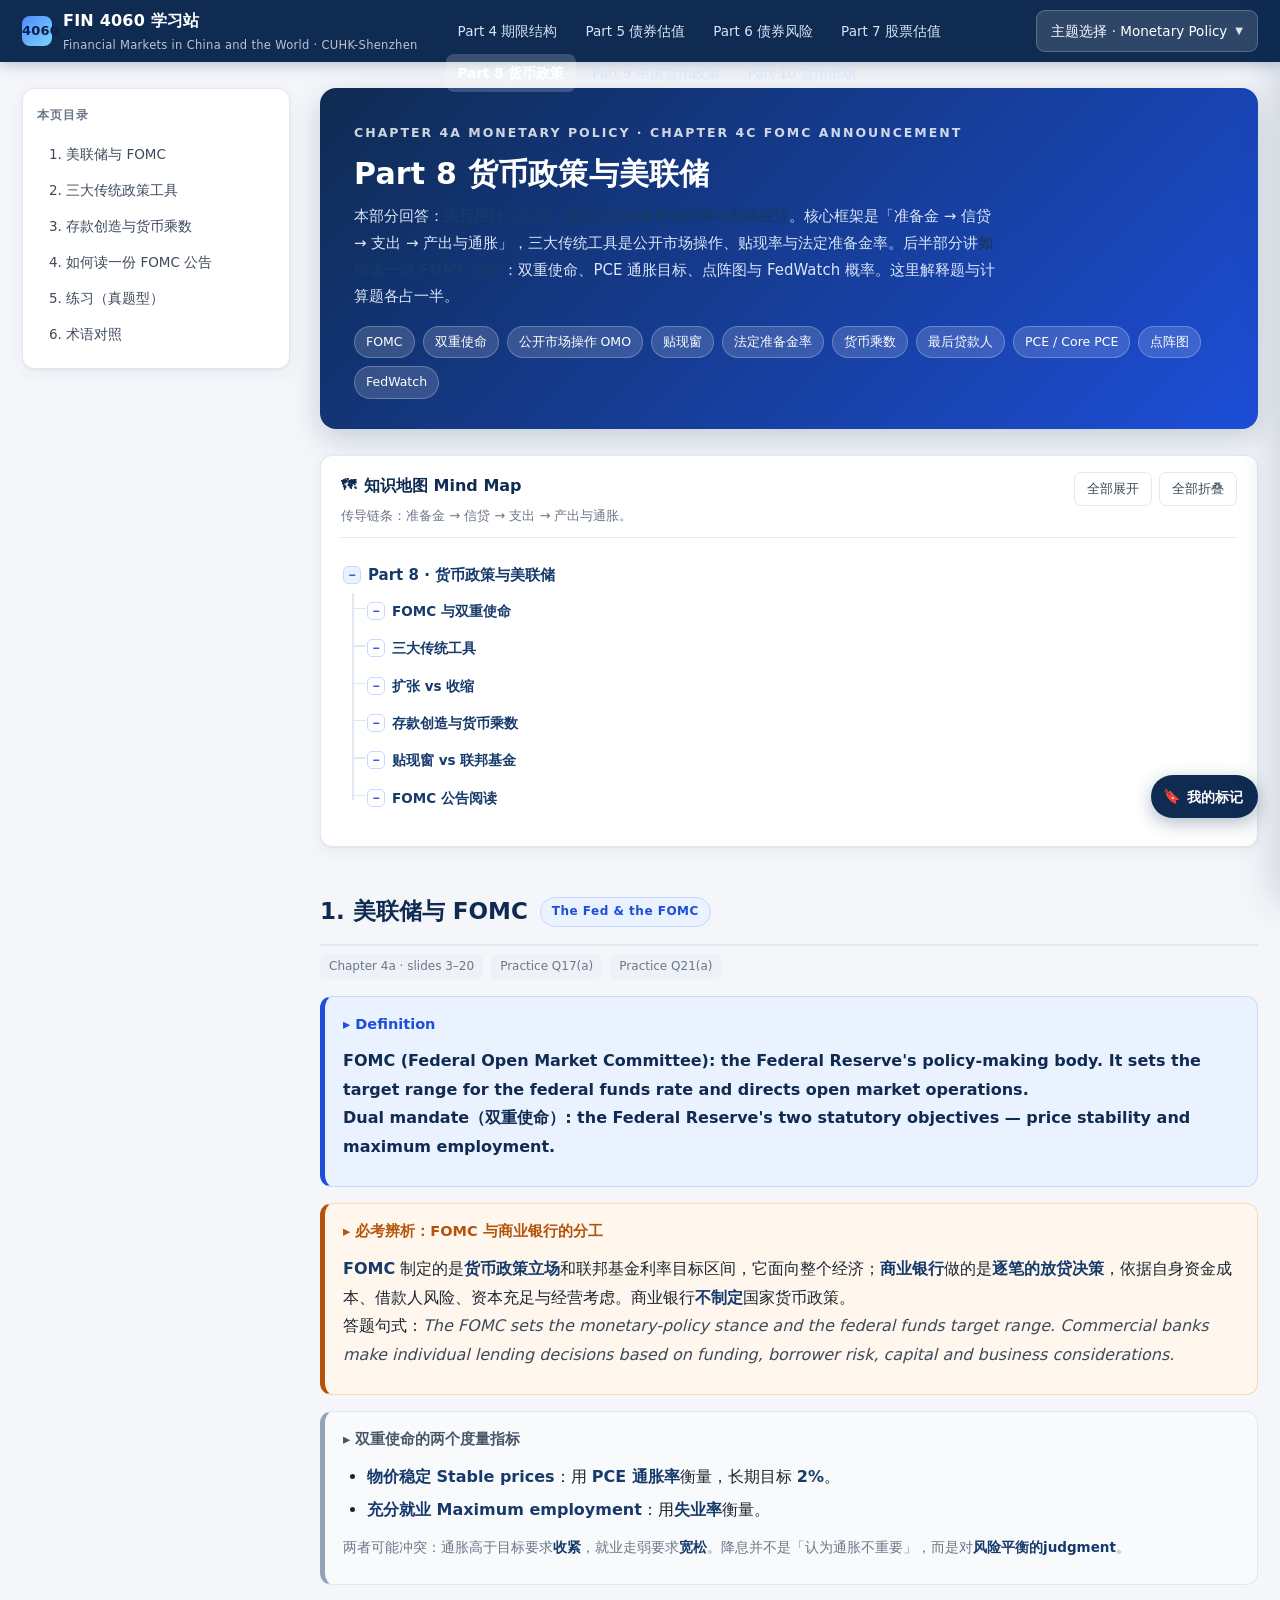
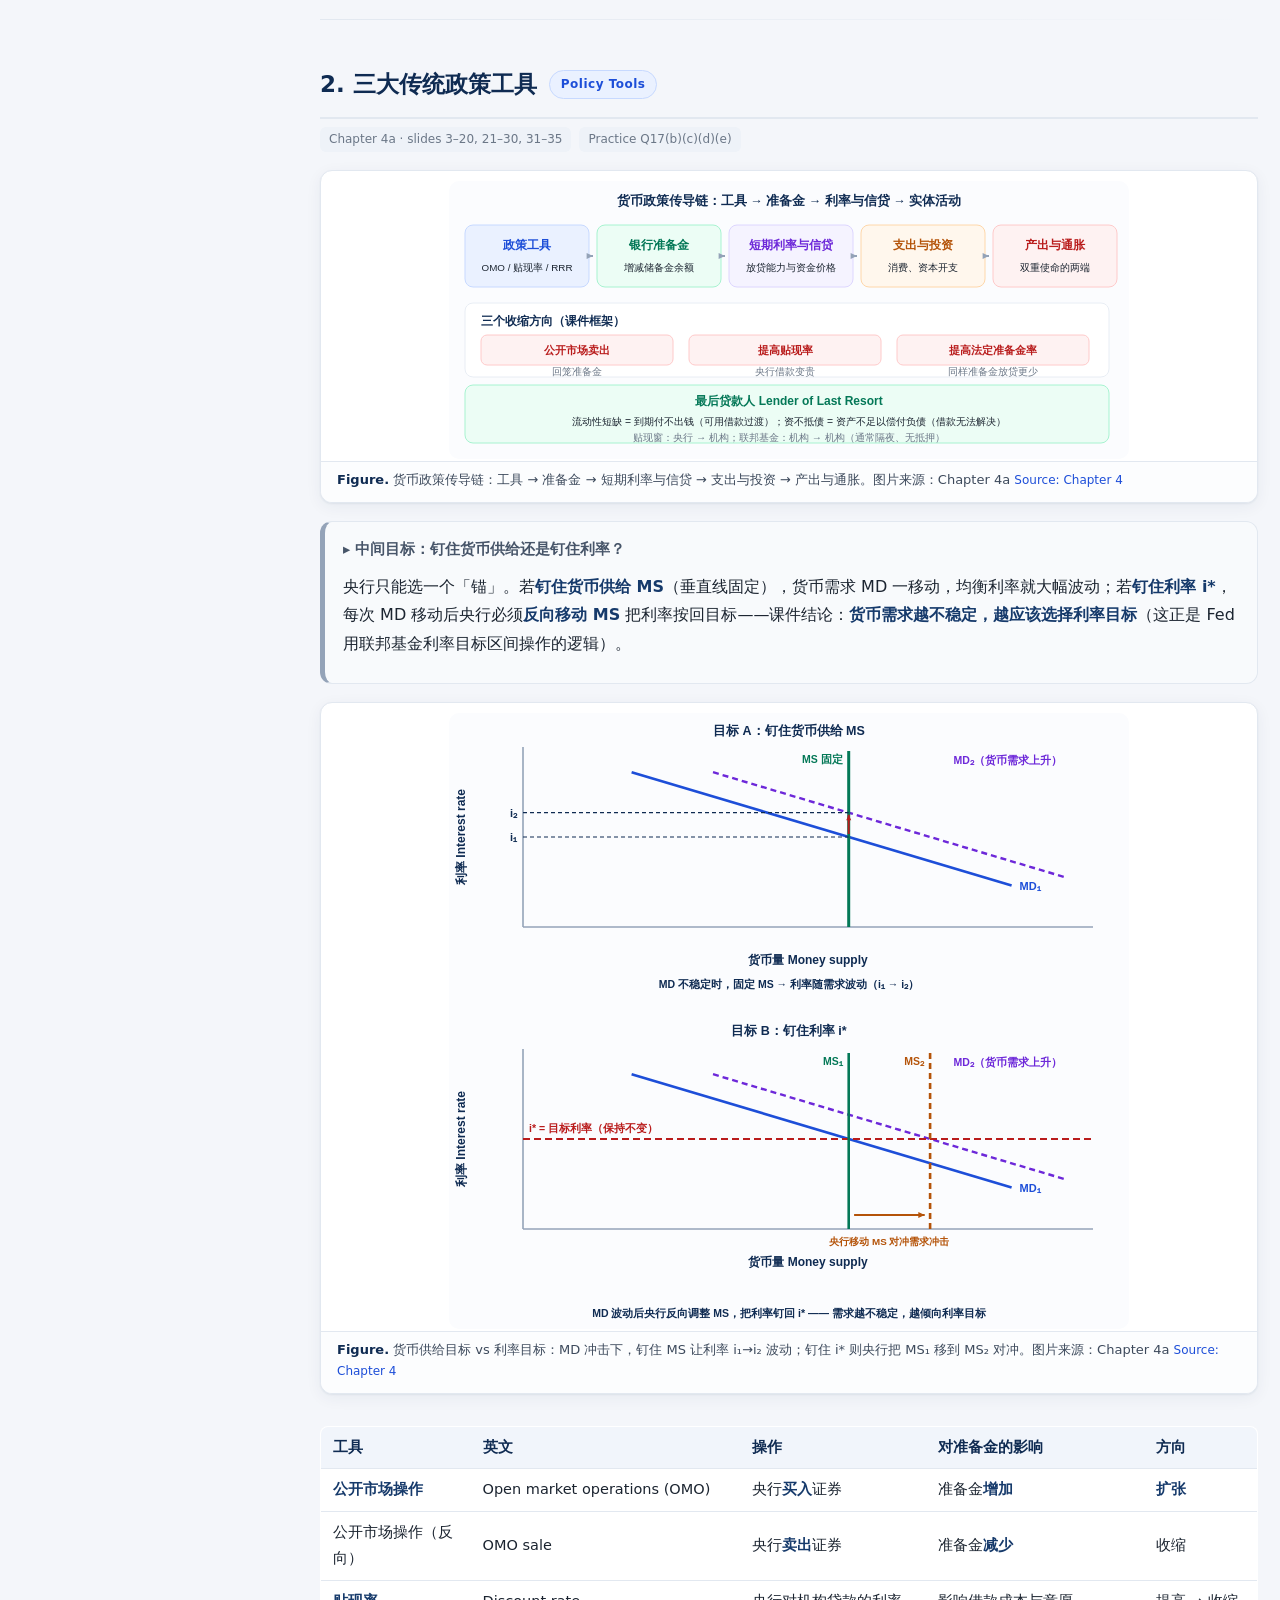
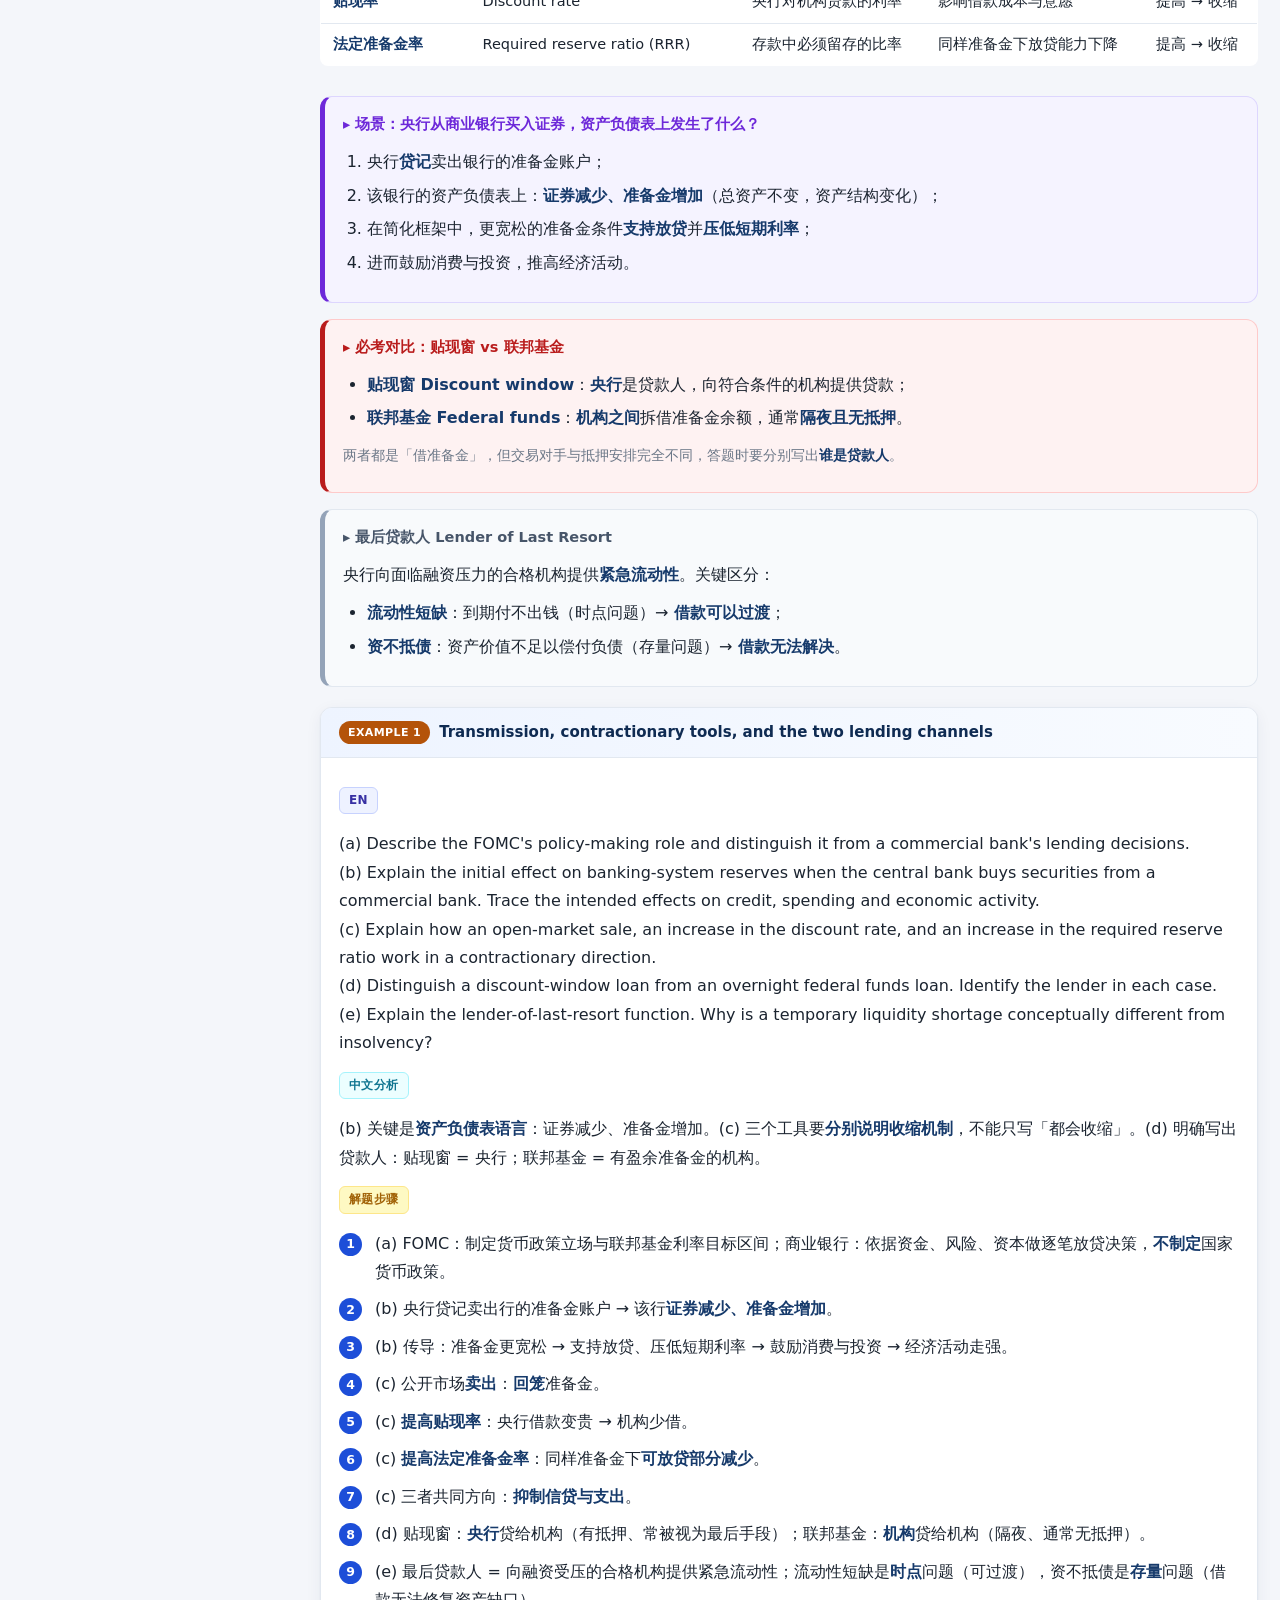
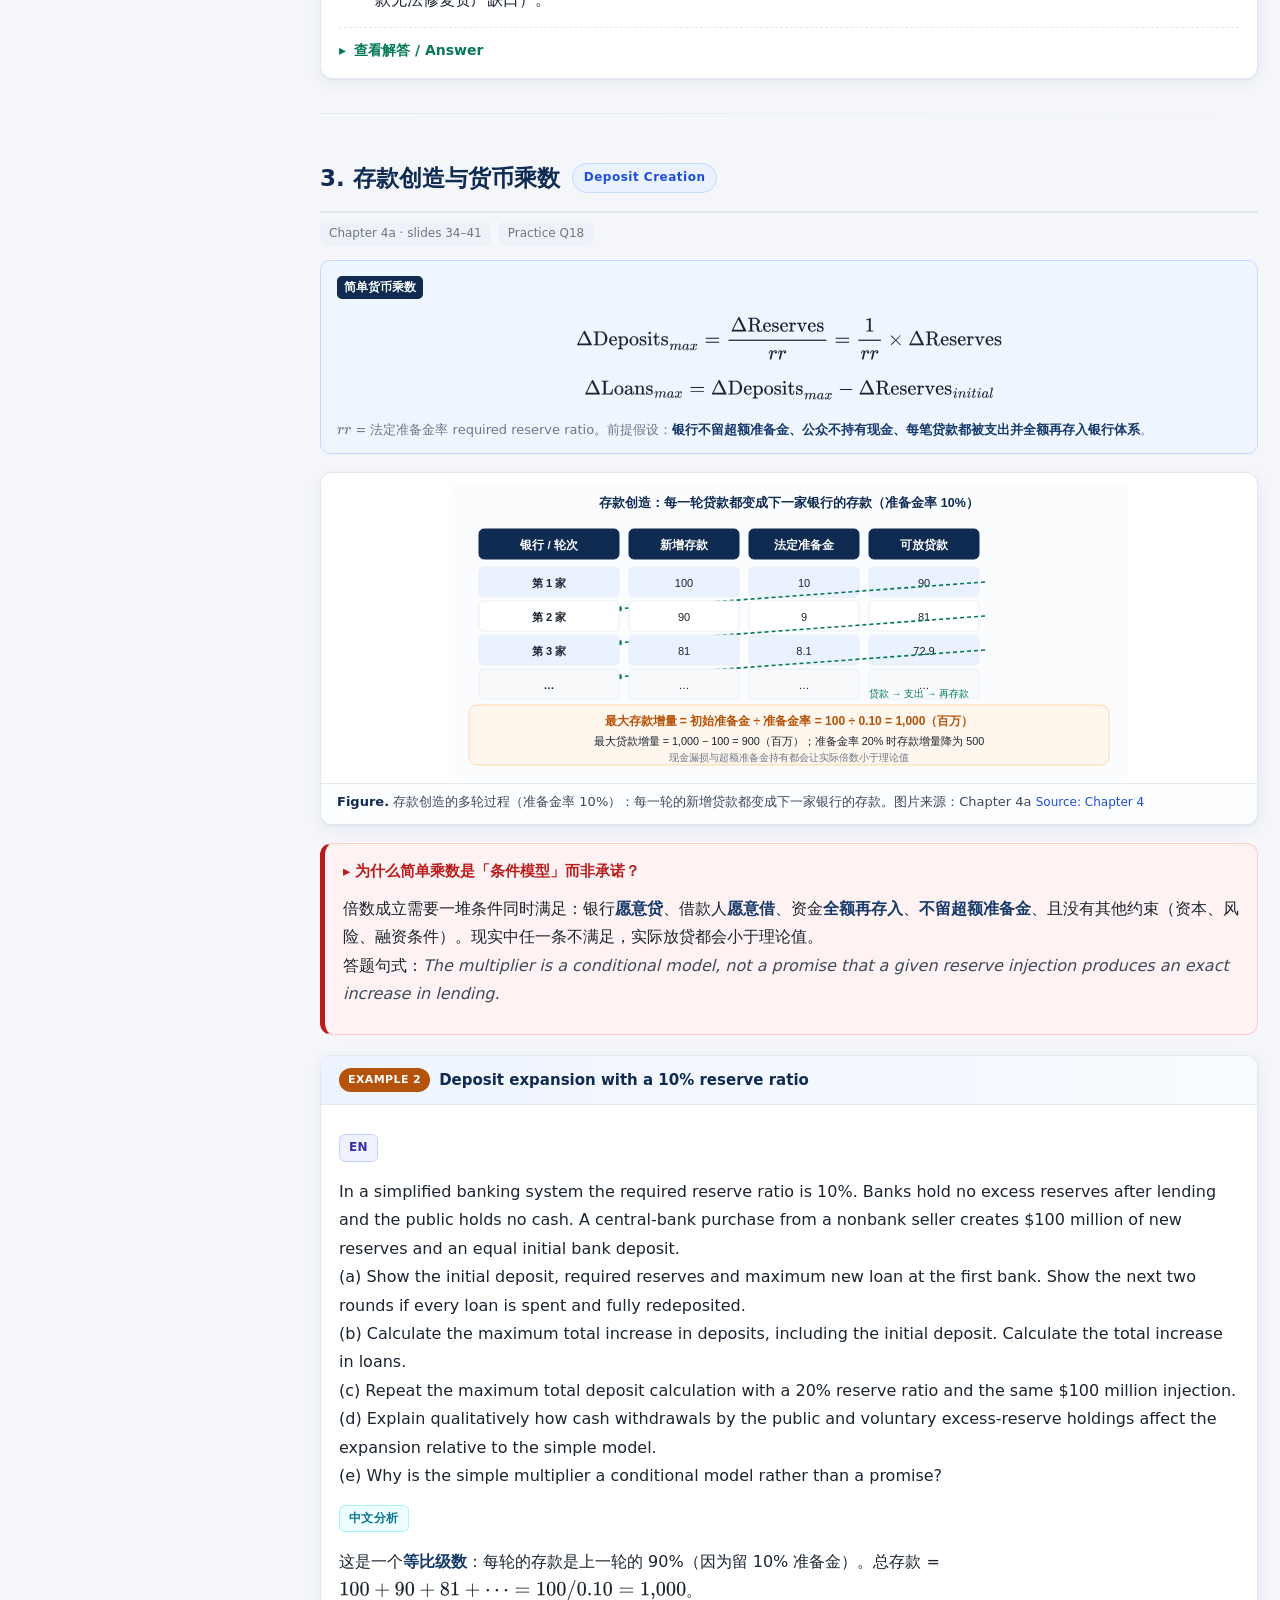
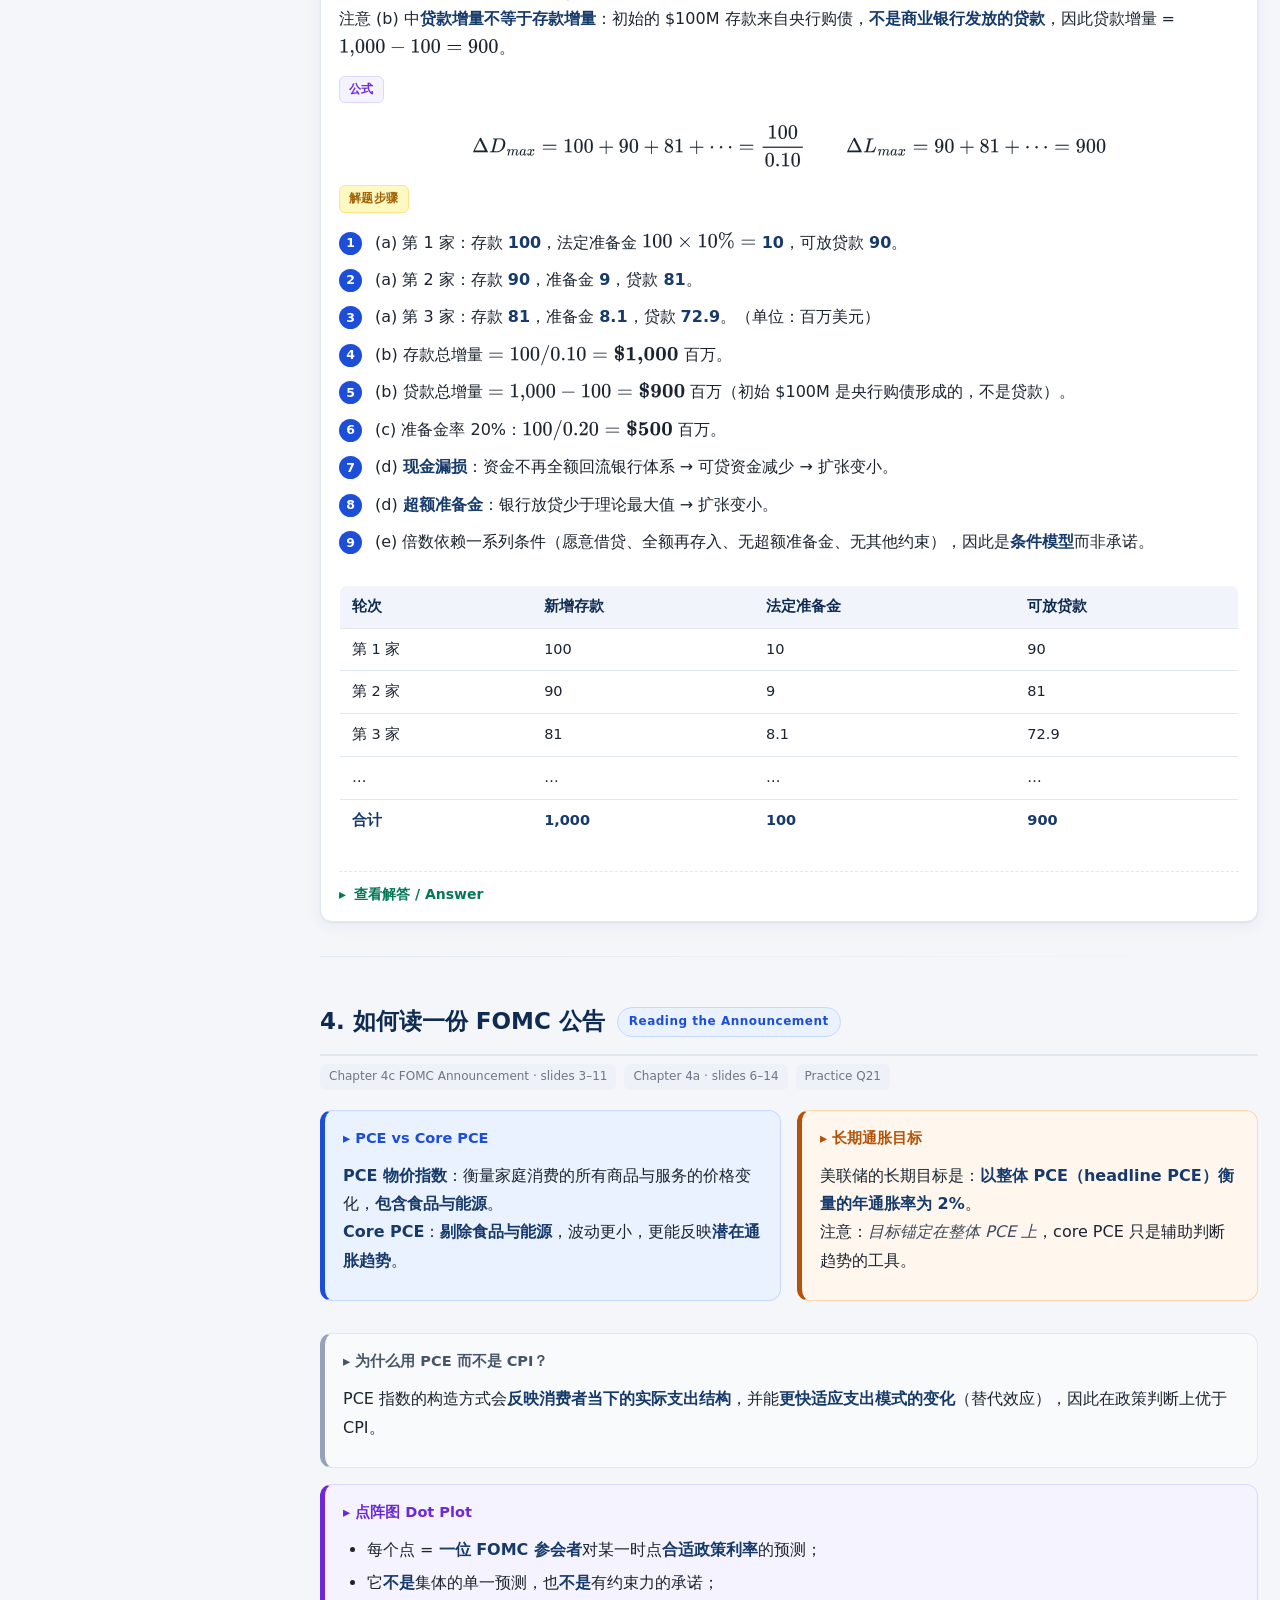
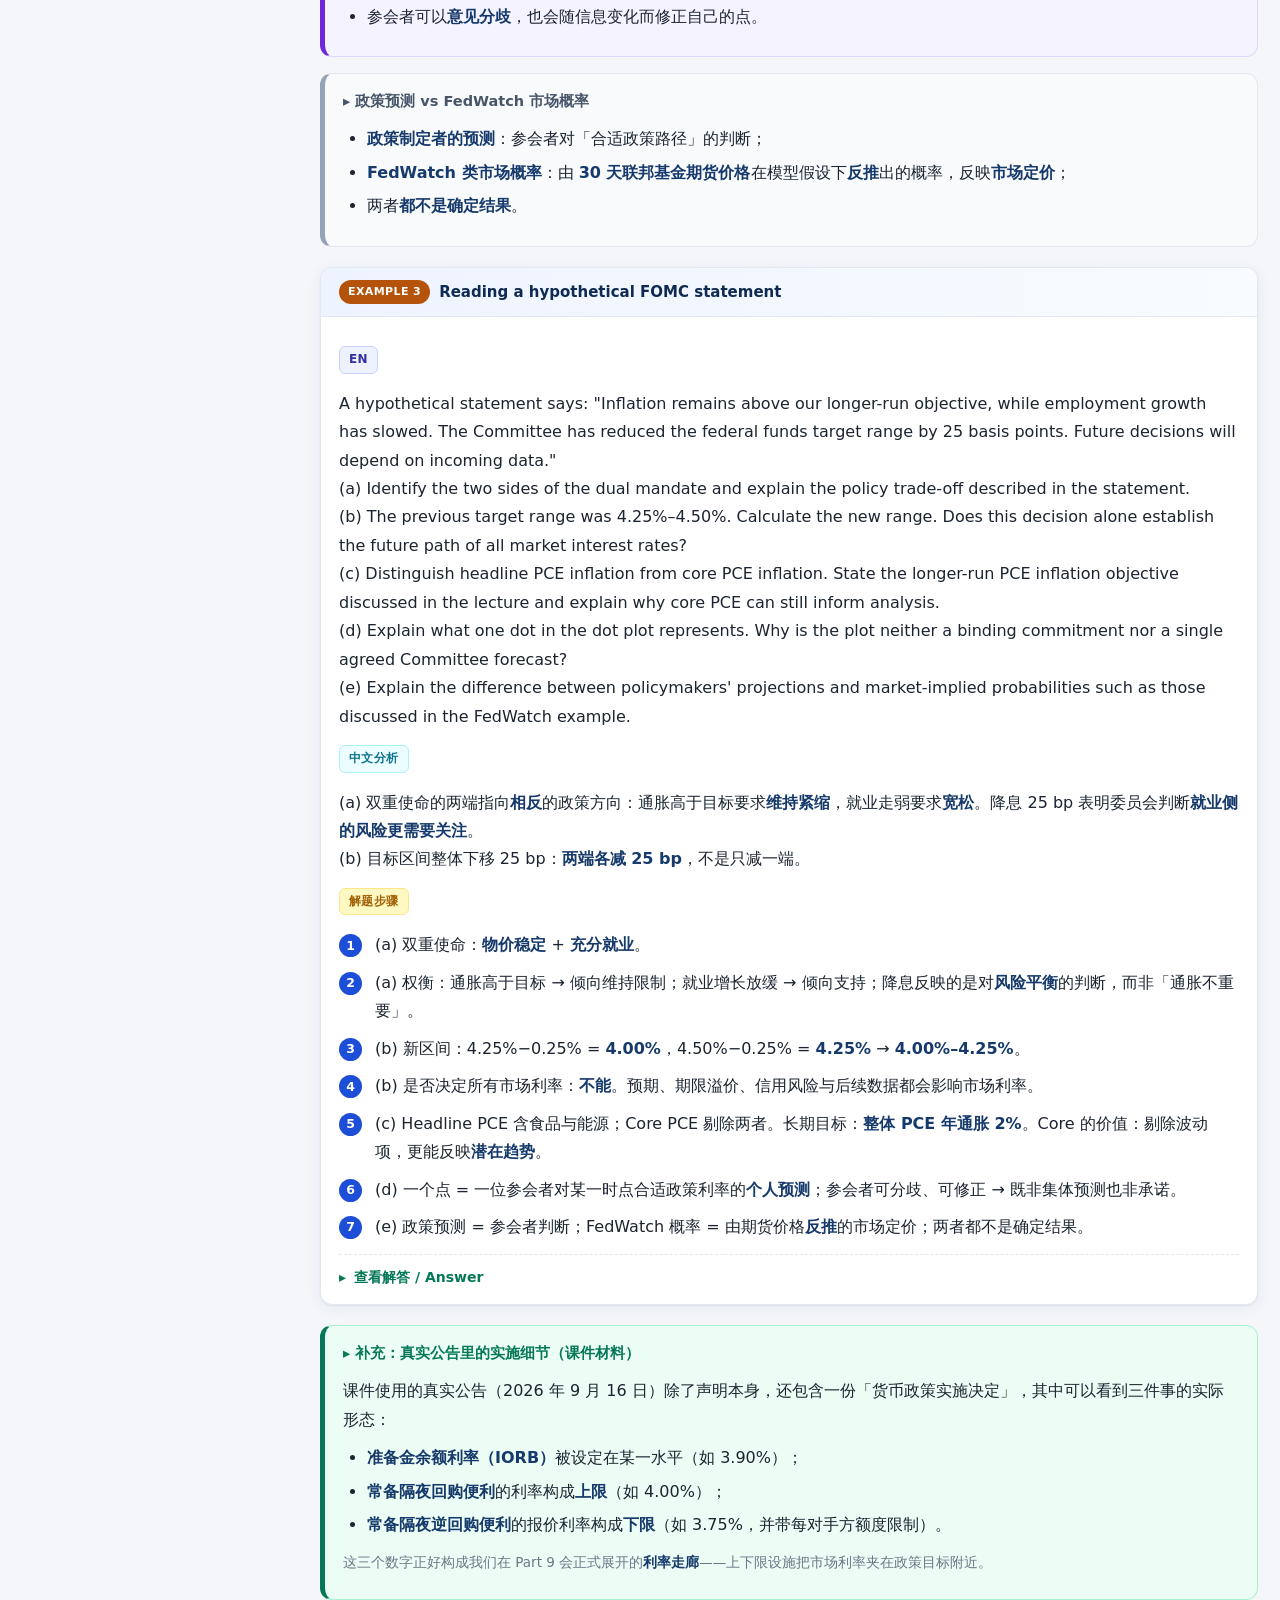
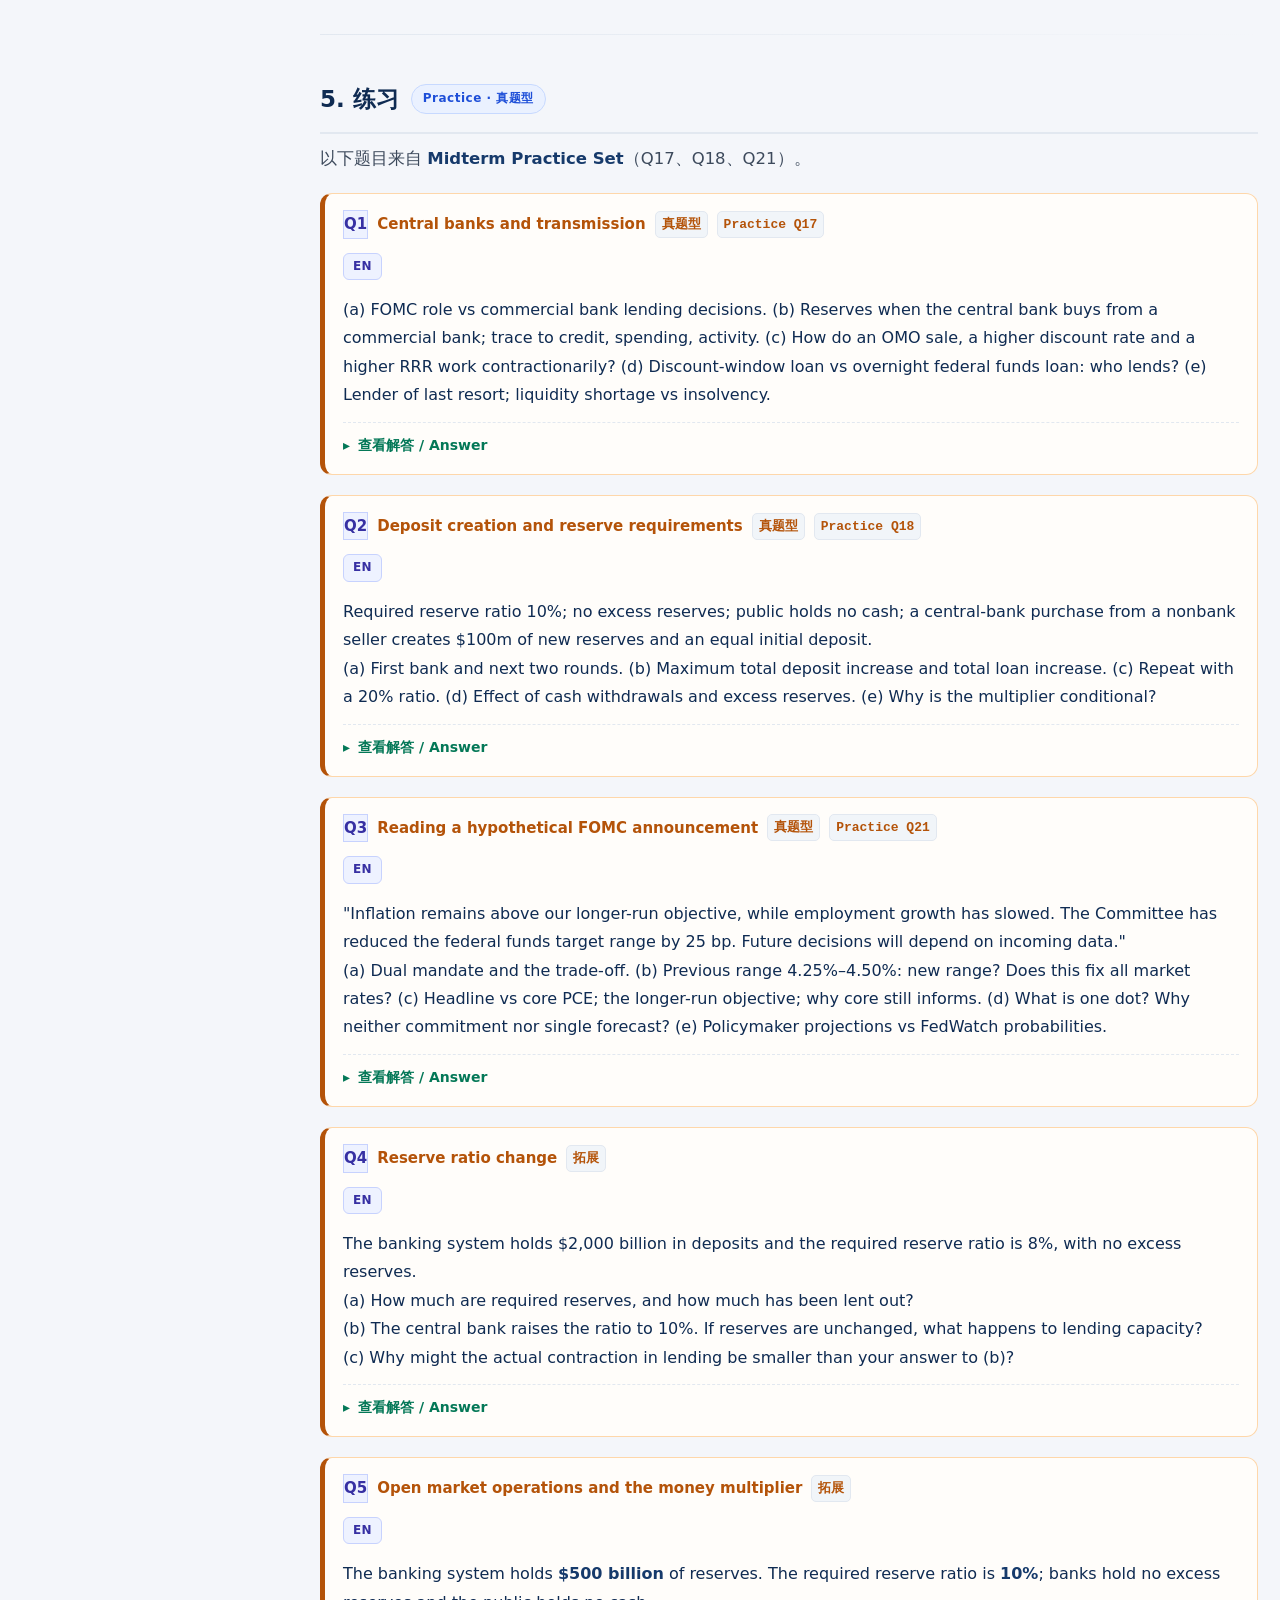
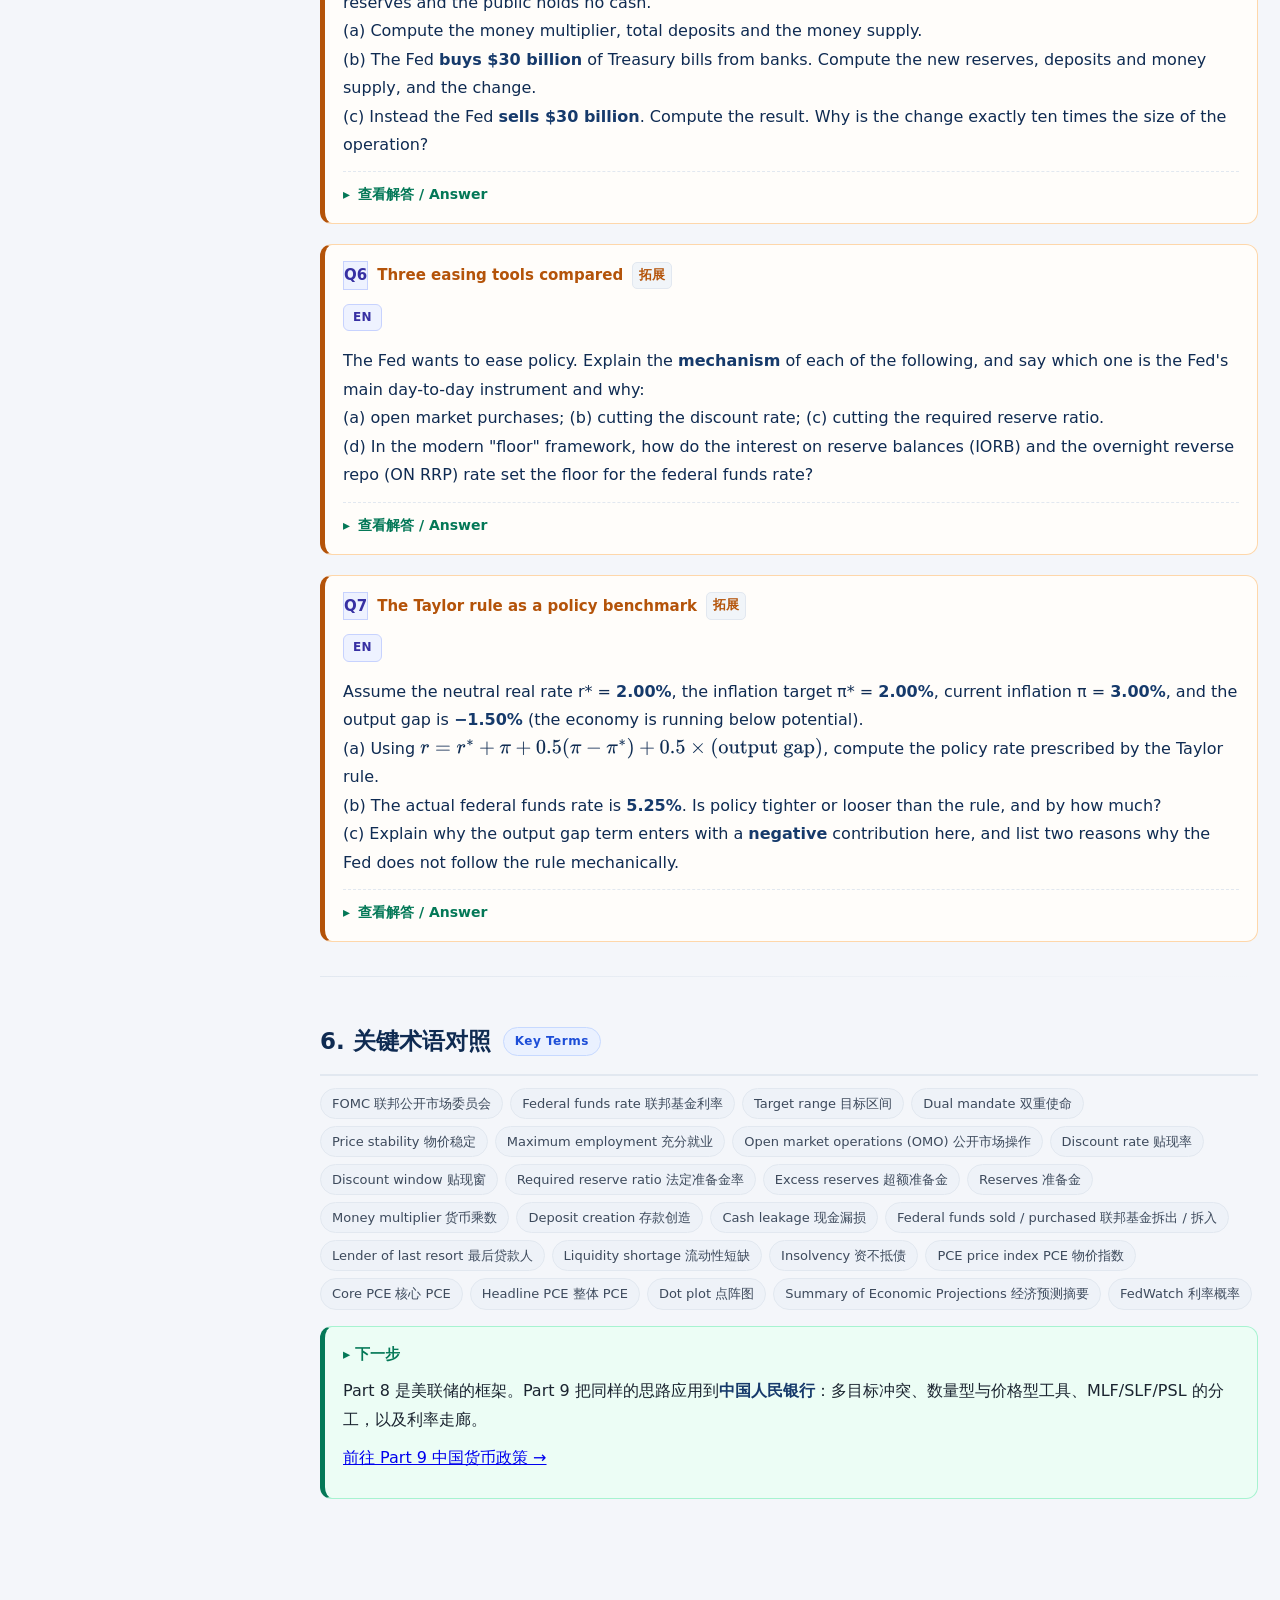
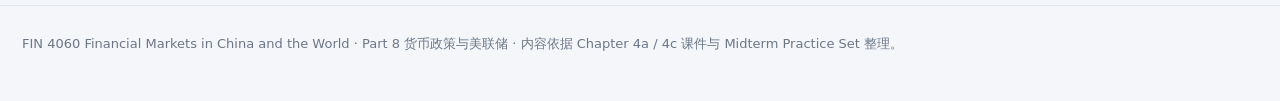
<file: part8-monetary-policy.html>
<!DOCTYPE html>
<html lang="zh-CN">
<head>
<meta charset="UTF-8">
<meta name="viewport" content="width=device-width, initial-scale=1.0">
<title>Part 8 货币政策与美联储 · FIN 4060 学习站</title>
<link rel="stylesheet" href="assets/style.css?v=20261027c">
<script>
window.MathJax = {
  tex: { inlineMath: [['\\(','\\)']], displayMath: [['\\[','\\]']] },
  svg: { fontCache: 'global' },
  options: { skipHtmlTags: ['script','noscript','style','textarea','pre','code'] }
};
</script>
<script src="assets/tex-mml-svg.js" id="MathJax-script" async></script>
<script>
(function () {
  function loadCdn() {
    if (window.MathJax && window.MathJax.startup) return;
    var s = document.createElement('script');
    s.src = 'https://cdn.jsdelivr.net/npm/mathjax@3.2.2/es5/tex-mml-svg.js';
    s.async = true;
    document.head.appendChild(s);
  }
  window.addEventListener('load', function () { setTimeout(loadCdn, 400); });
})();
</script>
    <script src="assets/figures.js?v=20261024b"></script>
    <script src="assets/mindmap.js"></script>
    <script src="assets/marks.js?v=20261027d"></script>
</head>
<body data-page="part8" data-root="">

<header id="site-topbar"></header>

<div class="layout">
  <aside class="toc" id="site-toc"></aside>
  <main>

    <div class="hero">
      <div class="kicker">Chapter 4a Monetary Policy · Chapter 4c FOMC Announcement</div>
      <h1>Part 8 货币政策与美联储</h1>
      <p>本部分回答：<strong>央行用什么工具、通过什么链条影响利率与实体经济</strong>。核心框架是「准备金 → 信贷 → 支出 → 产出与通胀」，三大传统工具是公开市场操作、贴现率与法定准备金率。后半部分讲<strong>如何读一份 FOMC 公告</strong>：双重使命、PCE 通胀目标、点阵图与 FedWatch 概率。这里解释题与计算题各占一半。</p>
      <div class="tags">
        <span>FOMC</span><span>双重使命</span><span>公开市场操作 OMO</span><span>贴现窗</span><span>法定准备金率</span><span>货币乘数</span><span>最后贷款人</span><span>PCE / Core PCE</span><span>点阵图</span><span>FedWatch</span>
      </div>
    </div>

    <div id="mindmap-host"></div>

    <!-- ============ 1. 央行与 FOMC ============ -->
    <section id="s1">
      <h2 class="sec" data-short="1. 美联储与 FOMC">1. 美联储与 FOMC <span class="badge">The Fed &amp; the FOMC</span></h2>
      <div class="lec-meta"><span>Chapter 4a · slides 3–20</span><span>Practice Q17(a)</span><span>Practice Q21(a)</span></div>

      <div class="box def">
        <div class="box-title">▸ Definition</div>
        <p><span class="en"><b>FOMC (Federal Open Market Committee)</b>: the Federal Reserve's policy-making body. It sets the <b>target range for the federal funds rate</b> and directs open market operations.</span><br>
        <span class="en"><b>Dual mandate（双重使命）</b>: the Federal Reserve's two statutory objectives — <b>price stability</b> and <b>maximum employment</b>.</span></p>
      </div>

      <div class="box key">
        <div class="box-title">▸ 必考辨析：FOMC 与商业银行的分工</div>
        <p><strong>FOMC</strong> 制定的是<strong>货币政策立场</strong>和联邦基金利率目标区间，它面向整个经济；<strong>商业银行</strong>做的是<strong>逐笔的放贷决策</strong>，依据自身资金成本、借款人风险、资本充足与经营考虑。商业银行<strong>不制定</strong>国家货币政策。
        <br>答题句式：<em>The FOMC sets the monetary-policy stance and the federal funds target range. Commercial banks make individual lending decisions based on funding, borrower risk, capital and business considerations.</em></p>
      </div>

      <div class="box note">
        <div class="box-title">▸ 双重使命的两个度量指标</div>
        <ul>
          <li><strong>物价稳定 Stable prices</strong>：用 <strong>PCE 通胀率</strong>衡量，长期目标 <strong>2%</strong>。</li>
          <li><strong>充分就业 Maximum employment</strong>：用<strong>失业率</strong>衡量。</li>
        </ul>
        <p class="muted">两者可能冲突：通胀高于目标要求<strong>收紧</strong>，就业走弱要求<strong>宽松</strong>。降息并不是「认为通胀不重要」，而是对<strong>风险平衡的judgment</strong>。</p>
      </div>
    </section>

    <hr class="divider">

    <!-- ============ 2. 三大工具 ============ -->
    <section id="s2">
      <h2 class="sec" data-short="2. 三大传统政策工具">2. 三大传统政策工具 <span class="badge">Policy Tools</span></h2>
      <div class="lec-meta"><span>Chapter 4a · slides 3–20, 21–30, 31–35</span><span>Practice Q17(b)(c)(d)(e)</span></div>

      <div data-fig="policyTransmission" data-cap="货币政策传导链：工具 → 准备金 → 短期利率与信贷 → 支出与投资 → 产出与通胀。图片来源：Chapter 4a" data-src="Chapter 4"></div>

      <div class="box note">
        <div class="box-title">▸ 中间目标：钉住货币供给还是钉住利率？</div>
        <p>央行只能选一个「锚」。若<strong>钉住货币供给 MS</strong>（垂直线固定），货币需求 MD 一移动，均衡利率就大幅波动；若<strong>钉住利率 i*</strong>，每次 MD 移动后央行必须<strong>反向移动 MS</strong> 把利率按回目标——课件结论：<strong>货币需求越不稳定，越应该选择利率目标</strong>（这正是 Fed 用联邦基金利率目标区间操作的逻辑）。</p>
      </div>
      <div data-fig="msMdTargeting" data-cap="货币供给目标 vs 利率目标：MD 冲击下，钉住 MS 让利率 i₁→i₂ 波动；钉住 i* 则央行把 MS₁ 移到 MS₂ 对冲。图片来源：Chapter 4a" data-src="Chapter 4"></div>

      <div class="tablewrap">
      <table class="data">
        <thead><tr><th style="width:150px;">工具</th><th>英文</th><th>操作</th><th>对准备金的影响</th><th>方向</th></tr></thead>
        <tbody>
          <tr><td><strong>公开市场操作</strong></td><td>Open market operations (OMO)</td><td>央行<strong>买入</strong>证券</td><td>准备金<strong>增加</strong></td><td><strong>扩张</strong></td></tr>
          <tr><td>公开市场操作（反向）</td><td>OMO sale</td><td>央行<strong>卖出</strong>证券</td><td>准备金<strong>减少</strong></td><td>收缩</td></tr>
          <tr><td><strong>贴现率</strong></td><td>Discount rate</td><td>央行对机构贷款的利率</td><td>影响借款成本与意愿</td><td>提高 → 收缩</td></tr>
          <tr><td><strong>法定准备金率</strong></td><td>Required reserve ratio (RRR)</td><td>存款中必须留存的比率</td><td>同样准备金下放贷能力下降</td><td>提高 → 收缩</td></tr>
        </tbody>
      </table>
      </div>

      <div class="box theory">
        <div class="box-title">▸ 场景：央行从商业银行买入证券，资产负债表上发生了什么？</div>
        <ol>
          <li>央行<strong>贷记</strong>卖出银行的准备金账户；</li>
          <li>该银行的资产负债表上：<strong>证券减少、准备金增加</strong>（总资产不变，资产结构变化）；</li>
          <li>在简化框架中，更宽松的准备金条件<strong>支持放贷</strong>并<strong>压低短期利率</strong>；</li>
          <li>进而鼓励消费与投资，推高经济活动。</li>
        </ol>
      </div>

      <div class="box warn">
        <div class="box-title">▸ 必考对比：贴现窗 vs 联邦基金</div>
        <ul>
          <li><strong>贴现窗 Discount window</strong>：<strong>央行</strong>是贷款人，向符合条件的机构提供贷款；</li>
          <li><strong>联邦基金 Federal funds</strong>：<strong>机构之间</strong>拆借准备金余额，通常<strong>隔夜且无抵押</strong>。</li>
        </ul>
        <p class="muted">两者都是「借准备金」，但交易对手与抵押安排完全不同，答题时要分别写出<strong>谁是贷款人</strong>。</p>
      </div>

      <div class="box note">
        <div class="box-title">▸ 最后贷款人 Lender of Last Resort</div>
        <p>央行向面临融资压力的合格机构提供<strong>紧急流动性</strong>。关键区分：</p>
        <ul>
          <li><strong>流动性短缺</strong>：到期付不出钱（时点问题）→ <strong>借款可以过渡</strong>；</li>
          <li><strong>资不抵债</strong>：资产价值不足以偿付负债（存量问题）→ <strong>借款无法解决</strong>。</li>
        </ul>
      </div>

      <div class="example">
        <div class="ex-head"><span class="pill q">EXAMPLE 1</span> Transmission, contractionary tools, and the two lending channels</div>
        <div class="ex-body">
          <div class="q-block">
            <span class="lbl lbl-en">EN</span>
            <p class="en-q">(a) Describe the FOMC's policy-making role and distinguish it from a commercial bank's lending decisions.
            <br>(b) Explain the initial effect on banking-system reserves when the central bank buys securities from a commercial bank. Trace the intended effects on credit, spending and economic activity.
            <br>(c) Explain how an open-market sale, an increase in the discount rate, and an increase in the required reserve ratio work in a contractionary direction.
            <br>(d) Distinguish a discount-window loan from an overnight federal funds loan. Identify the lender in each case.
            <br>(e) Explain the lender-of-last-resort function. Why is a temporary liquidity shortage conceptually different from insolvency?</p>
          </div>

          <div class="q-block">
            <span class="lbl lbl-cn">中文分析</span>
            <p>(b) 关键是<strong>资产负债表语言</strong>：证券减少、准备金增加。(c) 三个工具要<strong>分别说明收缩机制</strong>，不能只写「都会收缩」。(d) 明确写出贷款人：贴现窗 = 央行；联邦基金 = 有盈余准备金的机构。</p>
          </div>

          <div class="q-block">
            <span class="lbl lbl-step">解题步骤</span>
            <ol class="steps">
              <li>(a) FOMC：制定货币政策立场与联邦基金利率目标区间；商业银行：依据资金、风险、资本做逐笔放贷决策，<strong>不制定</strong>国家货币政策。</li>
              <li>(b) 央行贷记卖出行的准备金账户 → 该行<strong>证券减少、准备金增加</strong>。</li>
              <li>(b) 传导：准备金更宽松 → 支持放贷、压低短期利率 → 鼓励消费与投资 → 经济活动走强。</li>
              <li>(c) 公开市场<strong>卖出</strong>：<strong>回笼</strong>准备金。</li>
              <li>(c) <strong>提高贴现率</strong>：央行借款变贵 → 机构少借。</li>
              <li>(c) <strong>提高法定准备金率</strong>：同样准备金下<strong>可放贷部分减少</strong>。</li>
              <li>(c) 三者共同方向：<strong>抑制信贷与支出</strong>。</li>
              <li>(d) 贴现窗：<strong>央行</strong>贷给机构（有抵押、常被视为最后手段）；联邦基金：<strong>机构</strong>贷给机构（隔夜、通常无抵押）。</li>
              <li>(e) 最后贷款人 = 向融资受压的合格机构提供紧急流动性；流动性短缺是<strong>时点</strong>问题（可过渡），资不抵债是<strong>存量</strong>问题（借款无法修复资产缺口）。</li>
            </ol>
          </div>

          <details class="answer">
            <summary>查看解答 / Answer</summary>
            <div class="ans-body">
              <div class="q-block">
                <span class="lbl lbl-ans">EN Answer</span>
                <p>(a) The FOMC sets the policy stance and the federal funds target range; commercial banks make individual lending decisions and do not set national monetary policy.
                <br>(b) The central bank credits the selling bank's reserve account: <b>securities fall and reserves rise</b>. Easier reserve conditions support lending and lower short-term rates, encouraging spending, investment and activity.
                <br>(c) An open-market sale <b>drains reserves</b>; a higher discount rate makes central-bank borrowing <b>more expensive</b>; a higher required reserve ratio reduces <b>lending capacity</b> per unit of reserves. Each restrains credit and spending.
                <br>(d) At the discount window the <b>central bank</b> lends to an eligible institution. In the federal funds market an institution with surplus reserves lends to another institution, generally overnight and without collateral.
                <br>(e) A lender of last resort supplies emergency liquidity to eligible institutions. A <b>liquidity shortage</b> is about meeting payments when due; <b>insolvency</b> is about asset value relative to liabilities. Borrowing bridges a timing gap without repairing an asset-value shortfall.</p>
              </div>
              <div class="q-block">
                <span class="lbl lbl-ans">中文答案</span>
                <p>(a) FOMC 定政策立场，银行做逐笔决策；(b) 证券↓、准备金↑ → 信贷↑、短端利率↓ → 支出与活动↑；
                <br>(c) 卖出国债回笼准备金、提高贴现率抬高借款成本、提高准备金率压缩放贷能力 → 均为<strong>收缩</strong>；
                <br>(d) 贴现窗 = <strong>央行</strong>放款；联邦基金 = <strong>机构之间</strong>拆借；
                <br>(e) 流动性短缺是时点问题，资不抵债是存量问题，借款只能解决前者。</p>
              </div>
            </div>
          </details>
        </div>
      </div>
    </section>

    <hr class="divider">

    <!-- ============ 3. 存款创造 ============ -->
    <section id="s3">
      <h2 class="sec" data-short="3. 存款创造与货币乘数">3. 存款创造与货币乘数 <span class="badge">Deposit Creation</span></h2>
      <div class="lec-meta"><span>Chapter 4a · slides 34–41</span><span>Practice Q18</span></div>

      <div class="formula hi">
        <span class="tag">简单货币乘数</span>
        \[ \Delta \text{Deposits}_{max}=\frac{\Delta \text{Reserves}}{rr}=\frac{1}{rr}\times\Delta \text{Reserves} \]
        \[ \Delta \text{Loans}_{max}=\Delta \text{Deposits}_{max}-\Delta \text{Reserves}_{initial} \]
        <div class="fnote">\(rr\) = 法定准备金率 required reserve ratio。前提假设：<strong>银行不留超额准备金、公众不持有现金、每笔贷款都被支出并全额再存入银行体系</strong>。</div>
      </div>

      <div data-fig="moneyMultiplier" data-cap="存款创造的多轮过程（准备金率 10%）：每一轮的新增贷款都变成下一家银行的存款。图片来源：Chapter 4a" data-src="Chapter 4"></div>

      <div class="box warn">
        <div class="box-title">▸ 为什么简单乘数是「条件模型」而非承诺？</div>
        <p>倍数成立需要一堆条件同时满足：银行<strong>愿意贷</strong>、借款人<strong>愿意借</strong>、资金<strong>全额再存入</strong>、<strong>不留超额准备金</strong>、且没有其他约束（资本、风险、融资条件）。现实中任一条不满足，实际放贷都会小于理论值。
        <br>答题句式：<em>The multiplier is a conditional model, not a promise that a given reserve injection produces an exact increase in lending.</em></p>
      </div>

      <div class="example">
        <div class="ex-head"><span class="pill q">EXAMPLE 2</span> Deposit expansion with a 10% reserve ratio</div>
        <div class="ex-body">
          <div class="q-block">
            <span class="lbl lbl-en">EN</span>
            <p class="en-q">In a simplified banking system the required reserve ratio is 10%. Banks hold no excess reserves after lending and the public holds no cash. A central-bank purchase from a nonbank seller creates $100 million of new reserves and an equal initial bank deposit.
            <br>(a) Show the initial deposit, required reserves and maximum new loan at the first bank. Show the next two rounds if every loan is spent and fully redeposited.
            <br>(b) Calculate the maximum total increase in deposits, including the initial deposit. Calculate the total increase in loans.
            <br>(c) Repeat the maximum total deposit calculation with a 20% reserve ratio and the same $100 million injection.
            <br>(d) Explain qualitatively how cash withdrawals by the public and voluntary excess-reserve holdings affect the expansion relative to the simple model.
            <br>(e) Why is the simple multiplier a conditional model rather than a promise?</p>
          </div>

          <div class="q-block">
            <span class="lbl lbl-cn">中文分析</span>
            <p>这是一个<strong>等比级数</strong>：每轮的存款是上一轮的 90%（因为留 10% 准备金）。总存款 = \(100+90+81+\cdots=100/0.10=1{,}000\)。
            <br>注意 (b) 中<strong>贷款增量不等于存款增量</strong>：初始的 \$100M 存款来自央行购债，<strong>不是商业银行发放的贷款</strong>，因此贷款增量 = \(1{,}000-100=900\)。</p>
          </div>

          <div class="q-block">
            <span class="lbl lbl-fml">公式</span>
            \[ \Delta D_{max}=100+90+81+\cdots=\frac{100}{0.10} \qquad \Delta L_{max}=90+81+\cdots=900 \]
          </div>

          <div class="q-block">
            <span class="lbl lbl-step">解题步骤</span>
            <ol class="steps">
              <li>(a) 第 1 家：存款 <strong>100</strong>，法定准备金 \(100\times10\%=\) <strong>10</strong>，可放贷款 <strong>90</strong>。</li>
              <li>(a) 第 2 家：存款 <strong>90</strong>，准备金 <strong>9</strong>，贷款 <strong>81</strong>。</li>
              <li>(a) 第 3 家：存款 <strong>81</strong>，准备金 <strong>8.1</strong>，贷款 <strong>72.9</strong>。（单位：百万美元）</li>
              <li>(b) 存款总增量 \(=100/0.10=\mathbf{\$1{,}000}\) 百万。</li>
              <li>(b) 贷款总增量 \(=1{,}000-100=\mathbf{\$900}\) 百万（初始 \$100M 是央行购债形成的，不是贷款）。</li>
              <li>(c) 准备金率 20%：\(100/0.20=\mathbf{\$500}\) 百万。</li>
              <li>(d) <strong>现金漏损</strong>：资金不再全额回流银行体系 → 可贷资金减少 → 扩张变小。</li>
              <li>(d) <strong>超额准备金</strong>：银行放贷少于理论最大值 → 扩张变小。</li>
              <li>(e) 倍数依赖一系列条件（愿意借贷、全额再存入、无超额准备金、无其他约束），因此是<strong>条件模型</strong>而非承诺。</li>
            </ol>
            <div class="tablewrap">
            <table class="data">
              <thead><tr><th>轮次</th><th>新增存款</th><th>法定准备金</th><th>可放贷款</th></tr></thead>
              <tbody>
                <tr><td>第 1 家</td><td>100</td><td>10</td><td>90</td></tr>
                <tr><td>第 2 家</td><td>90</td><td>9</td><td>81</td></tr>
                <tr><td>第 3 家</td><td>81</td><td>8.1</td><td>72.9</td></tr>
                <tr><td>…</td><td>…</td><td>…</td><td>…</td></tr>
                <tr><td><strong>合计</strong></td><td><strong>1,000</strong></td><td><strong>100</strong></td><td><strong>900</strong></td></tr>
              </tbody>
            </table>
            </div>
          </div>

          <details class="answer">
            <summary>查看解答 / Answer</summary>
            <div class="ans-body">
              <div class="q-block">
                <span class="lbl lbl-ans">EN Answer</span>
                <p>(a) Amounts in \$ millions. First bank: deposit 100, required reserves 10, loan 90. Second: deposit 90, reserves 9, loan 81. Third: deposit 81, reserves 8.1, loan 72.9.
                <br>(b) \(\Delta\)Deposits \(=100/0.10=\mathbf{\$1{,}000m}\); \(\Delta\)Loans \(=\mathbf{\$900m}\). The initial \$100m deposit is included in deposits but is not a commercial-bank loan.
                <br>(c) With a 20% ratio: \(100/0.20=\mathbf{\$500m}\).
                <br>(d) Cash withdrawals prevent full redeposit and excess reserves mean banks lend less than the maximum; both <b>reduce</b> expansion relative to the simple model.
                <br>(e) The calculation depends on willing lenders and borrowers, complete redepositing, no excess reserves and no other binding constraints; credit demand, risk, capital and funding conditions may limit actual lending.</p>
              </div>
              <div class="q-block">
                <span class="lbl lbl-ans">中文答案</span>
                <p>(a) 100/10/90 → 90/9/81 → 81/8.1/72.9（百万）；(b) 存款增量 <strong>\$1,000M</strong>、贷款增量 <strong>\$900M</strong>；(c) 20% 时为 <strong>\$500M</strong>；
                <br>(d) 现金漏损与超额准备金都会<strong>缩小</strong>扩张；(e) 依赖多重条件，故为条件模型。
                <br>易错点：把贷款增量也算成 \$1,000M——初始存款不是贷款，必须减去。</p>
              </div>
            </div>
          </details>
        </div>
      </div>
    </section>

    <hr class="divider">

    <!-- ============ 4. 读 FOMC 公告 ============ -->
    <section id="s4">
      <h2 class="sec" data-short="4. 如何读一份 FOMC 公告">4. 如何读一份 FOMC 公告 <span class="badge">Reading the Announcement</span></h2>
      <div class="lec-meta"><span>Chapter 4c FOMC Announcement · slides 3–11</span><span>Chapter 4a · slides 6–14</span><span>Practice Q21</span></div>

      <div class="grid2">
        <div class="box def">
          <div class="box-title">▸ PCE vs Core PCE</div>
          <p><strong>PCE 物价指数</strong>：衡量家庭消费的所有商品与服务的价格变化，<strong>包含食品与能源</strong>。
          <br><strong>Core PCE</strong>：<strong>剔除食品与能源</strong>，波动更小，更能反映<strong>潜在通胀趋势</strong>。</p>
        </div>
        <div class="box key">
          <div class="box-title">▸ 长期通胀目标</div>
          <p>美联储的长期目标是：<strong>以整体 PCE（headline PCE）衡量的年通胀率为 2%</strong>。
          <br>注意：<em>目标锚定在整体 PCE 上</em>，core PCE 只是辅助判断趋势的工具。</p>
        </div>
      </div>

      <div class="box note">
        <div class="box-title">▸ 为什么用 PCE 而不是 CPI？</div>
        <p>PCE 指数的构造方式会<strong>反映消费者当下的实际支出结构</strong>，并能<strong>更快适应支出模式的变化</strong>（替代效应），因此在政策判断上优于 CPI。</p>
      </div>

      <div class="box theory">
        <div class="box-title">▸ 点阵图 Dot Plot</div>
        <ul>
          <li>每个点 = <strong>一位 FOMC 参会者</strong>对某一时点<strong>合适政策利率</strong>的预测；</li>
          <li>它<strong>不是</strong>集体的单一预测，也<strong>不是</strong>有约束力的承诺；</li>
          <li>参会者可以<strong>意见分歧</strong>，也会随信息变化而修正自己的点。</li>
        </ul>
      </div>

      <div class="box note">
        <div class="box-title">▸ 政策预测 vs FedWatch 市场概率</div>
        <ul>
          <li><strong>政策制定者的预测</strong>：参会者对「合适政策路径」的判断；</li>
          <li><strong>FedWatch 类市场概率</strong>：由 <strong>30 天联邦基金期货价格</strong>在模型假设下<strong>反推</strong>出的概率，反映<strong>市场定价</strong>；</li>
          <li>两者<strong>都不是确定结果</strong>。</li>
        </ul>
      </div>

      <div class="example">
        <div class="ex-head"><span class="pill q">EXAMPLE 3</span> Reading a hypothetical FOMC statement</div>
        <div class="ex-body">
          <div class="q-block">
            <span class="lbl lbl-en">EN</span>
            <p class="en-q">A hypothetical statement says: "Inflation remains above our longer-run objective, while employment growth has slowed. The Committee has reduced the federal funds target range by 25 basis points. Future decisions will depend on incoming data."
            <br>(a) Identify the two sides of the dual mandate and explain the policy trade-off described in the statement.
            <br>(b) The previous target range was 4.25%–4.50%. Calculate the new range. Does this decision alone establish the future path of all market interest rates?
            <br>(c) Distinguish headline PCE inflation from core PCE inflation. State the longer-run PCE inflation objective discussed in the lecture and explain why core PCE can still inform analysis.
            <br>(d) Explain what one dot in the dot plot represents. Why is the plot neither a binding commitment nor a single agreed Committee forecast?
            <br>(e) Explain the difference between policymakers' projections and market-implied probabilities such as those discussed in the FedWatch example.</p>
          </div>

          <div class="q-block">
            <span class="lbl lbl-cn">中文分析</span>
            <p>(a) 双重使命的两端指向<strong>相反</strong>的政策方向：通胀高于目标要求<strong>维持紧缩</strong>，就业走弱要求<strong>宽松</strong>。降息 25 bp 表明委员会判断<strong>就业侧的风险更需要关注</strong>。
            <br>(b) 目标区间整体下移 25 bp：<strong>两端各减 25 bp</strong>，不是只减一端。</p>
          </div>

          <div class="q-block">
            <span class="lbl lbl-step">解题步骤</span>
            <ol class="steps">
              <li>(a) 双重使命：<strong>物价稳定</strong> + <strong>充分就业</strong>。</li>
              <li>(a) 权衡：通胀高于目标 → 倾向维持限制；就业增长放缓 → 倾向支持；降息反映的是对<strong>风险平衡</strong>的判断，而非「通胀不重要」。</li>
              <li>(b) 新区间：4.25%−0.25% = <strong>4.00%</strong>，4.50%−0.25% = <strong>4.25%</strong> → <strong>4.00%–4.25%</strong>。</li>
              <li>(b) 是否决定所有市场利率：<strong>不能</strong>。预期、期限溢价、信用风险与后续数据都会影响市场利率。</li>
              <li>(c) Headline PCE 含食品与能源；Core PCE 剔除两者。长期目标：<strong>整体 PCE 年通胀 2%</strong>。Core 的价值：剔除波动项，更能反映<strong>潜在趋势</strong>。</li>
              <li>(d) 一个点 = 一位参会者对某一时点合适政策利率的<strong>个人预测</strong>；参会者可分歧、可修正 → 既非集体预测也非承诺。</li>
              <li>(e) 政策预测 = 参会者判断；FedWatch 概率 = 由期货价格<strong>反推</strong>的市场定价；两者都不是确定结果。</li>
            </ol>
          </div>

          <details class="answer">
            <summary>查看解答 / Answer</summary>
            <div class="ans-body">
              <div class="q-block">
                <span class="lbl lbl-ans">EN Answer</span>
                <p>(a) The two objectives are <b>price stability</b> and <b>maximum employment</b>. Above-target inflation argues for restraint while slowing employment argues for support; the cut reflects a judgment about the balance of risks, not evidence that inflation is irrelevant.
                <br>(b) New range <b>4.00%–4.25%</b>. The decision changes the current target but does not fix every market rate or future policy decision; expectations, term premiums, credit risk and incoming data also matter.
                <br>(c) Headline PCE includes food and energy; core PCE excludes them. The longer-run objective is <b>2% inflation measured by headline PCE</b>. Core PCE helps assess underlying trends because food and energy prices are volatile.
                <br>(d) Each dot is one participant's projection of an appropriate policy rate for the indicated horizon. Participants can disagree and revise; the dots are neither a binding promise nor a single collective forecast.
                <br>(e) Policymaker projections describe participants' assessments of appropriate policy; FedWatch-style probabilities are inferred from market prices under modelling assumptions and reflect market pricing. <b>Neither is a certainty.</b></p>
              </div>
              <div class="q-block">
                <span class="lbl lbl-ans">中文答案</span>
                <p>(a) 物价稳定 + 充分就业；降息是对风险平衡的判断；(b) 新区间 <strong>4.00%–4.25%</strong>，<strong>不能</strong>决定所有市场利率；
                <br>(c) 整体 PCE 含食品能源，Core 剔除；目标为<strong>整体 PCE 2%</strong>；Core 用于看趋势；
                <br>(d) 一个点 = 一位参会者的个人预测，非承诺非共识；(e) 政策预测 vs 市场隐含概率，都不是确定结果。
                <br>易错点：(b) 中区间<strong>两端都要减</strong> 25 bp。</p>
              </div>
            </div>
          </details>
        </div>
      </div>

      <div class="box tip">
        <div class="box-title">▸ 补充：真实公告里的实施细节（课件材料）</div>
        <p>课件使用的真实公告（2026 年 9 月 16 日）除了声明本身，还包含一份「货币政策实施决定」，其中可以看到三件事的实际形态：</p>
        <ul>
          <li><strong>准备金余额利率（IORB）</strong>被设定在某一水平（如 3.90%）；</li>
          <li><strong>常备隔夜回购便利</strong>的利率构成<strong>上限</strong>（如 4.00%）；</li>
          <li><strong>常备隔夜逆回购便利</strong>的报价利率构成<strong>下限</strong>（如 3.75%，并带每对手方额度限制）。</li>
        </ul>
        <p class="muted">这三个数字正好构成我们在 Part 9 会正式展开的<strong>利率走廊</strong>——上下限设施把市场利率夹在政策目标附近。</p>
      </div>
    </section>

    <hr class="divider">

    <!-- ============ 5. 练习 ============ -->
    <section id="ex" data-exgroup>
      <h2 class="sec" data-short="5. 练习（真题型）">5. 练习 <span class="badge">Practice · 真题型</span></h2>
      <p class="lede">以下题目来自 <strong>Midterm Practice Set</strong>（Q17、Q18、Q21）。</p>

      <div class="exercise" data-ex>
        <div class="ex-title"><span class="lbl lbl-en">Q<span class="num"></span></span> Central banks and transmission <span class="kbd">真题型</span> <span class="kbd">Practice Q17</span></div>
        <div class="q-block">
          <span class="lbl lbl-en">EN</span>
          <p class="en-q">(a) FOMC role vs commercial bank lending decisions. (b) Reserves when the central bank buys from a commercial bank; trace to credit, spending, activity. (c) How do an OMO sale, a higher discount rate and a higher RRR work contractionarily? (d) Discount-window loan vs overnight federal funds loan: who lends? (e) Lender of last resort; liquidity shortage vs insolvency.</p>
        </div>
        <details class="answer">
          <summary>查看解答 / Answer</summary>
          <div class="ans-body">
            <div class="q-block"><span class="lbl lbl-cn">中文分析</span><p>见本节 EXAMPLE 1。</p></div>
            <ol class="steps">
              <li>(a) FOMC 定政策立场；银行做逐笔放款决策。</li>
              <li>(b) 证券↓、准备金↑ → 信贷↑、短端利率↓ → 支出与活动↑。</li>
              <li>(c) 卖出回笼准备金；贴现率↑使借款变贵；准备金率↑压缩放贷能力。</li>
              <li>(d) 贴现窗 = 央行放款；联邦基金 = 机构间拆借。</li>
              <li>(e) 流动性短缺 = 时点；资不抵债 = 存量。</li>
            </ol>
            <div class="q-block"><span class="lbl lbl-ans">EN Answer</span><p>(a) FOMC sets the stance and target range; banks lend individually. (b) Securities fall, reserves rise; easier reserves support lending and lower short rates. (c) All three restrain credit and spending. (d) Central bank vs surplus-reserve institution. (e) Timing gap vs asset-value shortfall.</p></div>
            <div class="q-block"><span class="lbl lbl-ans">中文答案</span><p>见分析。重点：(b) 用资产负债表语言；(d) 明确写出贷款人。</p></div>
          </div>
        </details>
      </div>

      <div class="exercise" data-ex>
        <div class="ex-title"><span class="lbl lbl-en">Q<span class="num"></span></span> Deposit creation and reserve requirements <span class="kbd">真题型</span> <span class="kbd">Practice Q18</span></div>
        <div class="q-block">
          <span class="lbl lbl-en">EN</span>
          <p class="en-q">Required reserve ratio 10%; no excess reserves; public holds no cash; a central-bank purchase from a nonbank seller creates $100m of new reserves and an equal initial deposit.
          <br>(a) First bank and next two rounds. (b) Maximum total deposit increase and total loan increase. (c) Repeat with a 20% ratio. (d) Effect of cash withdrawals and excess reserves. (e) Why is the multiplier conditional?</p>
        </div>
        <details class="answer">
          <summary>查看解答 / Answer</summary>
          <div class="ans-body">
            <div class="q-block"><span class="lbl lbl-cn">中文分析</span><p>见本节 EXAMPLE 2。</p></div>
            <ol class="steps">
              <li>(a) 100/10/90 → 90/9/81 → 81/8.1/72.9。</li>
              <li>(b) 存款 <strong>\$1,000M</strong>、贷款 <strong>\$900M</strong>。</li>
              <li>(c) 20% 时存款 <strong>\$500M</strong>。</li>
              <li>(d) 现金漏损与超额准备金都<strong>缩小</strong>扩张。</li>
              <li>(e) 依赖多重条件 → 条件模型。</li>
            </ol>
            <div class="q-block"><span class="lbl lbl-ans">EN Answer</span><p>(a) 100/10/90; 90/9/81; 81/8.1/72.9. (b) Deposits <b>\$1,000m</b>, loans <b>\$900m</b>. (c) <b>\$500m</b>. (d) Both <b>reduce</b> expansion. (e) It depends on willing borrowers/lenders, full redeposit, no excess reserves and no other constraints.</p></div>
            <div class="q-block"><span class="lbl lbl-ans">中文答案</span><p>(a) 见上；(b) <strong>1,000M / 900M</strong>；(c) <strong>500M</strong>；(d) 都缩小；(e) 条件模型。</p></div>
          </div>
        </details>
      </div>

      <div class="exercise" data-ex>
        <div class="ex-title"><span class="lbl lbl-en">Q<span class="num"></span></span> Reading a hypothetical FOMC announcement <span class="kbd">真题型</span> <span class="kbd">Practice Q21</span></div>
        <div class="q-block">
          <span class="lbl lbl-en">EN</span>
          <p class="en-q">"Inflation remains above our longer-run objective, while employment growth has slowed. The Committee has reduced the federal funds target range by 25 bp. Future decisions will depend on incoming data."
          <br>(a) Dual mandate and the trade-off. (b) Previous range 4.25%–4.50%: new range? Does this fix all market rates? (c) Headline vs core PCE; the longer-run objective; why core still informs. (d) What is one dot? Why neither commitment nor single forecast? (e) Policymaker projections vs FedWatch probabilities.</p>
        </div>
        <details class="answer">
          <summary>查看解答 / Answer</summary>
          <div class="ans-body">
            <div class="q-block"><span class="lbl lbl-cn">中文分析</span><p>见本节 EXAMPLE 3。</p></div>
            <ol class="steps">
              <li>(a) 物价稳定 + 充分就业；两端方向相反。</li>
              <li>(b) 新区间 <strong>4.00%–4.25%</strong>；<strong>不能</strong>决定所有市场利率。</li>
              <li>(c) 整体 vs 核心 PCE；目标为整体 PCE <strong>2%</strong>。</li>
              <li>(d) 一个点 = 一位参会者的个人预测。</li>
              <li>(e) 政策判断 vs 市场定价，都不是确定结果。</li>
            </ol>
            <div class="q-block"><span class="lbl lbl-ans">EN Answer</span><p>(a) Price stability and maximum employment; the cut reflects a balance-of-risks judgment. (b) <b>4.00%–4.25%</b>; no. (c) Headline includes food and energy, core excludes them; objective is <b>2% headline PCE</b>. (d) One participant's projection; neither promise nor consensus. (e) Assessments vs market-implied probabilities; neither certain.</p></div>
            <div class="q-block"><span class="lbl lbl-ans">中文答案</span><p>(a) 两端权衡；(b) <strong>4.00%–4.25%</strong>，不能；(c) <strong>2% 整体 PCE</strong>；(d) 个人预测；(e) 都非确定。</p></div>
          </div>
        </details>
      </div>

      <div class="exercise" data-ex>
        <div class="ex-title"><span class="lbl lbl-en">Q<span class="num"></span></span> Reserve ratio change <span class="kbd">拓展</span></div>
        <div class="q-block">
          <span class="lbl lbl-en">EN</span>
          <p class="en-q">The banking system holds $2,000 billion in deposits and the required reserve ratio is 8%, with no excess reserves.
          <br>(a) How much are required reserves, and how much has been lent out?
          <br>(b) The central bank raises the ratio to 10%. If reserves are unchanged, what happens to lending capacity?
          <br>(c) Why might the actual contraction in lending be smaller than your answer to (b)?</p>
        </div>
        <details class="answer">
          <summary>查看解答 / Answer</summary>
          <div class="ans-body">
            <div class="q-block"><span class="lbl lbl-cn">中文分析</span><p>准备金 = 存款 × 比率；已贷出 = 存款 − 准备金。提高比率后，同样的准备金能支撑的<strong>最大存款量</strong>下降 → 可贷资金减少。</p></div>
            <ol class="steps">
              <li>(a) 法定准备金 \(=2{,}000\times8\%=\mathbf{\$160}\) bn。</li>
              <li>(a) 已贷出 \(=2{,}000-160=\mathbf{\$1{,}840}\) bn。</li>
              <li>(b) 准备金仍为 \$160 bn，比率 10% → 最大存款 \(=160/0.10=\mathbf{\$1{,}600}\) bn。</li>
              <li>(b) 最大贷款 \(=1{,}600-160=\mathbf{\$1{,}440}\) bn → 放贷能力减少 \(1{,}840-1{,}440=\mathbf{\$400}\) bn。</li>
              <li>(c) 实际收缩可能更小：银行可以<strong>动用超额准备金</strong>、从市场或央行融入准备金、调整资产结构；且借款人可能转向其他融资渠道。此外倍数本身依赖「全额再存入」等条件。</li>
            </ol>
            <div class="q-block"><span class="lbl lbl-ans">EN Answer</span><p>(a) Required reserves <b>\$160bn</b>; lent out <b>\$1,840bn</b>. (b) Max deposits fall to \(160/0.10=\)<b>\$1,600bn</b>, so max lending falls to <b>\$1,440bn</b>, a reduction of <b>\$400bn</b>. (c) Banks can run down excess reserves, borrow reserves, or restructure assets; borrowers may find alternative funding, and the multiplier itself is conditional.</p></div>
            <div class="q-block"><span class="lbl lbl-ans">中文答案</span><p>(a) 法定准备金 <strong>\$160 bn</strong>（约 1,600 亿美元），已贷出 <strong>\$1,840 bn</strong>（约 1.84 万亿美元）。
            <br>(b) 最大存款降至 <strong>\$1,600 bn</strong>，最大放贷降至 <strong>\$1,440 bn</strong>，即放贷能力减少 <strong>\$400 bn</strong>。
            <br>(c) 实际收缩通常小于理论值：银行可动用超额准备金、从市场或央行融入准备金、或调整资产结构；借款人也可转向其他融资渠道。倍数本身还依赖「全额再存入」等条件。</p></div>
          </div>
        </details>
      </div>
      <div class="exercise" data-ex>
        <div class="ex-title"><span class="lbl lbl-en">Q<span class="num"></span></span> Open market operations and the money multiplier <span class="kbd">拓展</span></div>
        <div class="q-block">
          <span class="lbl lbl-en">EN</span>
          <p class="en-q">The banking system holds <b>$500 billion</b> of reserves. The required reserve ratio is <b>10%</b>; banks hold no excess reserves and the public holds no cash.
          <br>(a) Compute the money multiplier, total deposits and the money supply.
          <br>(b) The Fed <b>buys $30 billion</b> of Treasury bills from banks. Compute the new reserves, deposits and money supply, and the change.
          <br>(c) Instead the Fed <b>sells $30 billion</b>. Compute the result. Why is the change exactly ten times the size of the operation?</p>
        </div>
        <details class="answer">
          <summary>查看解答 / Answer</summary>
          <div class="ans-body">
            <div class="q-block"><span class="lbl lbl-cn">中文分析</span><p>在无漏损、无超额准备金的简化模型里，<strong>货币乘数 = 1 / 法定准备金率</strong>，存款 = 准备金 × 乘数。公开市场操作<strong>直接改变准备金基数</strong>，再被乘数放大。</p></div>
            <ol class="steps">
              <li>(a) 乘数 = 1 ÷ 0.10 = <strong>10</strong>；存款 = 500 × 10 = <strong>$5,000 billion</strong>；货币供给 = <strong>$5,000 bn</strong>。</li>
              <li>(b) 买入 → 准备金 500 + 30 = <strong>$530 bn</strong>；存款 = 530 × 10 = <strong>$5,300 bn</strong>。</li>
              <li>(b) 货币供给变化 = 5,300 − 5,000 = <strong>+$300 bn</strong> = 30 × 10。</li>
              <li>(c) 卖出 → 准备金 500 − 30 = <strong>$470 bn</strong>；存款 = <strong>$4,700 bn</strong>，变化 <strong>−$300 bn</strong>。</li>
              <li>(c) 原因：乘数恰好为 10，准备金基数的 ¥30 bn 变动被放大 10 倍；操作方向决定扩张还是收缩。</li>
              <li>(c) 现实提示：若银行持有<strong>超额准备金</strong>或公众持有现金，实际乘数更小、传导更弱。</li>
            </ol>
            <div class="q-block"><span class="lbl lbl-ans">EN Answer</span><p>(a) Multiplier = 1/0.10 = <b>10</b>; deposits = <b>$5,000 bn</b>; money supply = <b>$5,000 bn</b>. (b) Reserves rise to <b>$530 bn</b>, deposits to <b>$5,300 bn</b>, money supply <b>+$300 bn</b>. (c) A sale leaves reserves at <b>$470 bn</b>, deposits at <b>$4,700 bn</b>, money supply <b>−$300 bn</b>. The change is exactly ten times the operation because the multiplier is 10; in practice excess reserves and cash leakage make it smaller.</p></div>
            <div class="q-block"><span class="lbl lbl-ans">中文答案</span><p>(a) 乘数 <strong>10</strong>，货币供给 <strong>$5,000 bn</strong>。(b) 买入后准备金 $530 bn、货币供给 <strong>$5,300 bn</strong>（+ $300 bn）。(c) 卖出后 $4,700 bn（− $300 bn）。变动恰为操作额的 10 倍，即乘数效应；现实中超额准备金与现金漏损会削弱它。</p></div>
          </div>
        </details>
      </div>

      <div class="exercise" data-ex>
        <div class="ex-title"><span class="lbl lbl-en">Q<span class="num"></span></span> Three easing tools compared <span class="kbd">拓展</span></div>
        <div class="q-block">
          <span class="lbl lbl-en">EN</span>
          <p class="en-q">The Fed wants to ease policy. Explain the <b>mechanism</b> of each of the following, and say which one is the Fed's main day-to-day instrument and why:
          <br>(a) open market purchases; (b) cutting the discount rate; (c) cutting the required reserve ratio.
          <br>(d) In the modern "floor" framework, how do the interest on reserve balances (IORB) and the overnight reverse repo (ON RRP) rate set the floor for the federal funds rate?</p>
        </div>
        <details class="answer">
          <summary>查看解答 / Answer</summary>
          <div class="ans-body">
            <div class="q-block"><span class="lbl lbl-cn">中文分析</span><p>三个工具的差别在于：<strong>谁是决策者</strong>（央行主动 vs 银行主动）、<strong>作用对象</strong>（准备金数量 vs 利率价格）与<strong>信号强度</strong>。现代美联储在<strong>准备金充裕</strong>的环境下用<strong>管理利率（administered rates）</strong>而非数量操作来调控。</p></div>
            <ol class="steps">
              <li>(a) <strong>公开市场买入</strong>：央行向银行买入国债，向银行体系注入准备金 → 准备金供给增加、联邦基金利率下行。优点是<strong>主动、灵活、可逆、规模可控</strong> → 日常首选工具。</li>
              <li>(b) <strong>下调贴现率</strong>：降低银行从央行借钱的利率，但<strong>由银行主动申请</strong>，且存在「污名效应」（stigma）——市场可能认为该行处境不佳 → 效果不确定，更多作为<strong>最后贷款人</strong>的备援。</li>
              <li>(c) <strong>下调法定准备金率</strong>：一次性释放大量被冻结的准备金、提高货币乘数；但<strong>力度过大、不够精细</strong>，且频繁调整会扰乱银行的流动性管理 → 很少使用。</li>
              <li>(d) <strong>利率下限体系</strong>：银行不会以低于 <strong>IORB</strong> 的利率把钱拆给同业（因为可以无风险地存放在央行赚 IORB）。</li>
              <li>(d) <strong>ON RRP</strong> 把同样的下限扩及<strong>非银行机构</strong>（如货币市场基金），它们不会以低于 ON RRP 的利率出借。</li>
              <li>(d) 因此 <strong>ON RRP 是硬下限、IORB 是主要下限</strong>，联邦基金利率被夹在走廊内；FOMC 通过<strong>调整这两个管理利率</strong>来移动目标区间。</li>
            </ol>
            <div class="q-block"><span class="lbl lbl-ans">EN Answer</span><p>(a) OMO purchases inject reserves, lowering the federal funds rate; they are proactive, flexible, reversible and precisely sized, which is why they are the main day-to-day tool. (b) Cutting the discount rate lowers the cost of Fed borrowing, but it is <b>bank-initiated</b> and carries <b>stigma</b>, so its effect is uncertain — mainly a lender-of-last-resort backstop. (c) Cutting reserve requirements releases a large block of reserves at once and raises the multiplier, but it is too blunt and disruptive to bank liquidity management, so it is rarely used. (d) Banks will not lend below the <b>IORB</b> rate (they can park funds risk-free at the Fed), and the <b>ON RRP</b> rate extends the same floor to non-banks such as money market funds. These administered rates therefore set the floor and let the FOMC move the target range directly.</p></div>
            <div class="q-block"><span class="lbl lbl-ans">中文答案</span><p>(a) 公开市场买入注入准备金，主动灵活可逆 → <strong>日常主要工具</strong>。(b) 降贴现率由银行主动申请且有污名效应，效果不确定。(c) 降准力度过大、不够精细，很少使用。(d) <strong>IORB 与 ON RRP 构成利率下限</strong>：机构不会以低于无风险存放央行的利率出借，央行借此直接移动目标区间。</p></div>
          </div>
        </details>
      </div>

      <div class="exercise" data-ex>
        <div class="ex-title"><span class="lbl lbl-en">Q<span class="num"></span></span> The Taylor rule as a policy benchmark <span class="kbd">拓展</span></div>
        <div class="q-block">
          <span class="lbl lbl-en">EN</span>
          <p class="en-q">Assume the neutral real rate r* = <b>2.00%</b>, the inflation target π* = <b>2.00%</b>, current inflation π = <b>3.00%</b>, and the output gap is <b>−1.50%</b> (the economy is running below potential).
          <br>(a) Using \(r=r^{*}+\pi+0.5(\pi-\pi^{*})+0.5\times(\text{output gap})\), compute the policy rate prescribed by the Taylor rule.
          <br>(b) The actual federal funds rate is <b>5.25%</b>. Is policy tighter or looser than the rule, and by how much?
          <br>(c) Explain why the output gap term enters with a <b>negative</b> contribution here, and list two reasons why the Fed does not follow the rule mechanically.</p>
        </div>
        <details class="answer">
          <summary>查看解答 / Answer</summary>
          <div class="ans-body">
            <div class="q-block"><span class="lbl lbl-cn">中文分析</span><p>泰勒规则把政策利率拆成四块：<strong>中性实际利率 + 当前通胀 + 通胀缺口的一半 + 产出缺口的一半</strong>。它是<strong>参考基准</strong>而非机械公式。注意产出缺口为负（经济偏冷）时，该项<strong>拉低</strong>建议利率。</p></div>
            <ol class="steps">
              <li>(a) 中性 + 通胀 = 2.00 + 3.00 = <strong>5.00%</strong>。</li>
              <li>(a) 通胀缺口项 = 0.5 × (3.00 − 2.00) = <strong>+0.50%</strong>。</li>
              <li>(a) 产出缺口项 = 0.5 × (−1.50) = <strong>−0.75%</strong>。</li>
              <li>(a) 合计 \(r=2.00+3.00+0.50-0.75=\) <strong>4.75%</strong>。</li>
              <li>(b) 实际 5.25% − 规则 4.75% = <strong>+0.50% (50 bp)</strong> → 政策比规则<strong>更紧</strong>。</li>
              <li>(c) 产出缺口为负说明经济<strong>低于潜在水平</strong>，需要<strong>降息刺激</strong>，因此该项为负。</li>
              <li>(c) 不机械执行的原因：① r* 与产出缺口<strong>不可直接观测</strong>，估计误差大；② 还需考虑<strong>金融稳定、就业结构、国际传导</strong>等规则外的因素。</li>
            </ol>
            <div class="q-block"><span class="lbl lbl-ans">EN Answer</span><p>(a) r = 2.00 + 3.00 + 0.5(1.00) + 0.5(−1.50) = <b>4.75%</b>. (b) Actual 5.25% is <b>50 bp tighter</b> than the rule. (c) The output gap is negative because output is below potential, so the rule calls for easier policy; the Fed does not follow it mechanically because r* and the output gap are <b>unobservable and estimated with error</b>, and because financial stability, labour-market structure and international spillovers also matter.</p></div>
            <div class="q-block"><span class="lbl lbl-ans">中文答案</span><p>(a) 规则建议利率 <strong>4.75%</strong>。(b) 实际 5.25% 比规则<strong>紧 50 bp</strong>。(c) 产出缺口为负 → 该模型项拉低利率；央行不机械执行，因为 r* 与产出缺口不可直接观测，且需兼顾金融稳定等因素。</p></div>
          </div>
        </details>
      </div>
    </section>

    <hr class="divider">

    <section id="terms">
      <h2 class="sec" data-short="6. 术语对照">6. 关键术语对照 <span class="badge">Key Terms</span></h2>
      <div class="pill-list">
        <span>FOMC 联邦公开市场委员会</span><span>Federal funds rate 联邦基金利率</span><span>Target range 目标区间</span>
        <span>Dual mandate 双重使命</span><span>Price stability 物价稳定</span><span>Maximum employment 充分就业</span>
        <span>Open market operations (OMO) 公开市场操作</span><span>Discount rate 贴现率</span><span>Discount window 贴现窗</span>
        <span>Required reserve ratio 法定准备金率</span><span>Excess reserves 超额准备金</span><span>Reserves 准备金</span>
        <span>Money multiplier 货币乘数</span><span>Deposit creation 存款创造</span><span>Cash leakage 现金漏损</span>
        <span>Federal funds sold / purchased 联邦基金拆出 / 拆入</span><span>Lender of last resort 最后贷款人</span>
        <span>Liquidity shortage 流动性短缺</span><span>Insolvency 资不抵债</span>
        <span>PCE price index PCE 物价指数</span><span>Core PCE 核心 PCE</span><span>Headline PCE 整体 PCE</span>
        <span>Dot plot 点阵图</span><span>Summary of Economic Projections 经济预测摘要</span><span>FedWatch 利率概率</span>
      </div>
      <div class="box tip">
        <div class="box-title">▸ 下一步</div>
        <p>Part 8 是美联储的框架。Part 9 把同样的思路应用到<strong>中国人民银行</strong>：多目标冲突、数量型与价格型工具、MLF/SLF/PSL 的分工，以及利率走廊。</p>
        <p><a href="part9-monetary-policy-china.html">前往 Part 9 中国货币政策 →</a></p>
      </div>
    </section>

  </main>
</div>

<footer class="footer">
  FIN 4060 Financial Markets in China and the World · Part 8 货币政策与美联储 · 内容依据 Chapter 4a / 4c 课件与 Midterm Practice Set 整理。
</footer>

<script src="assets/app.js"></script>
</body>
</html>
</file>
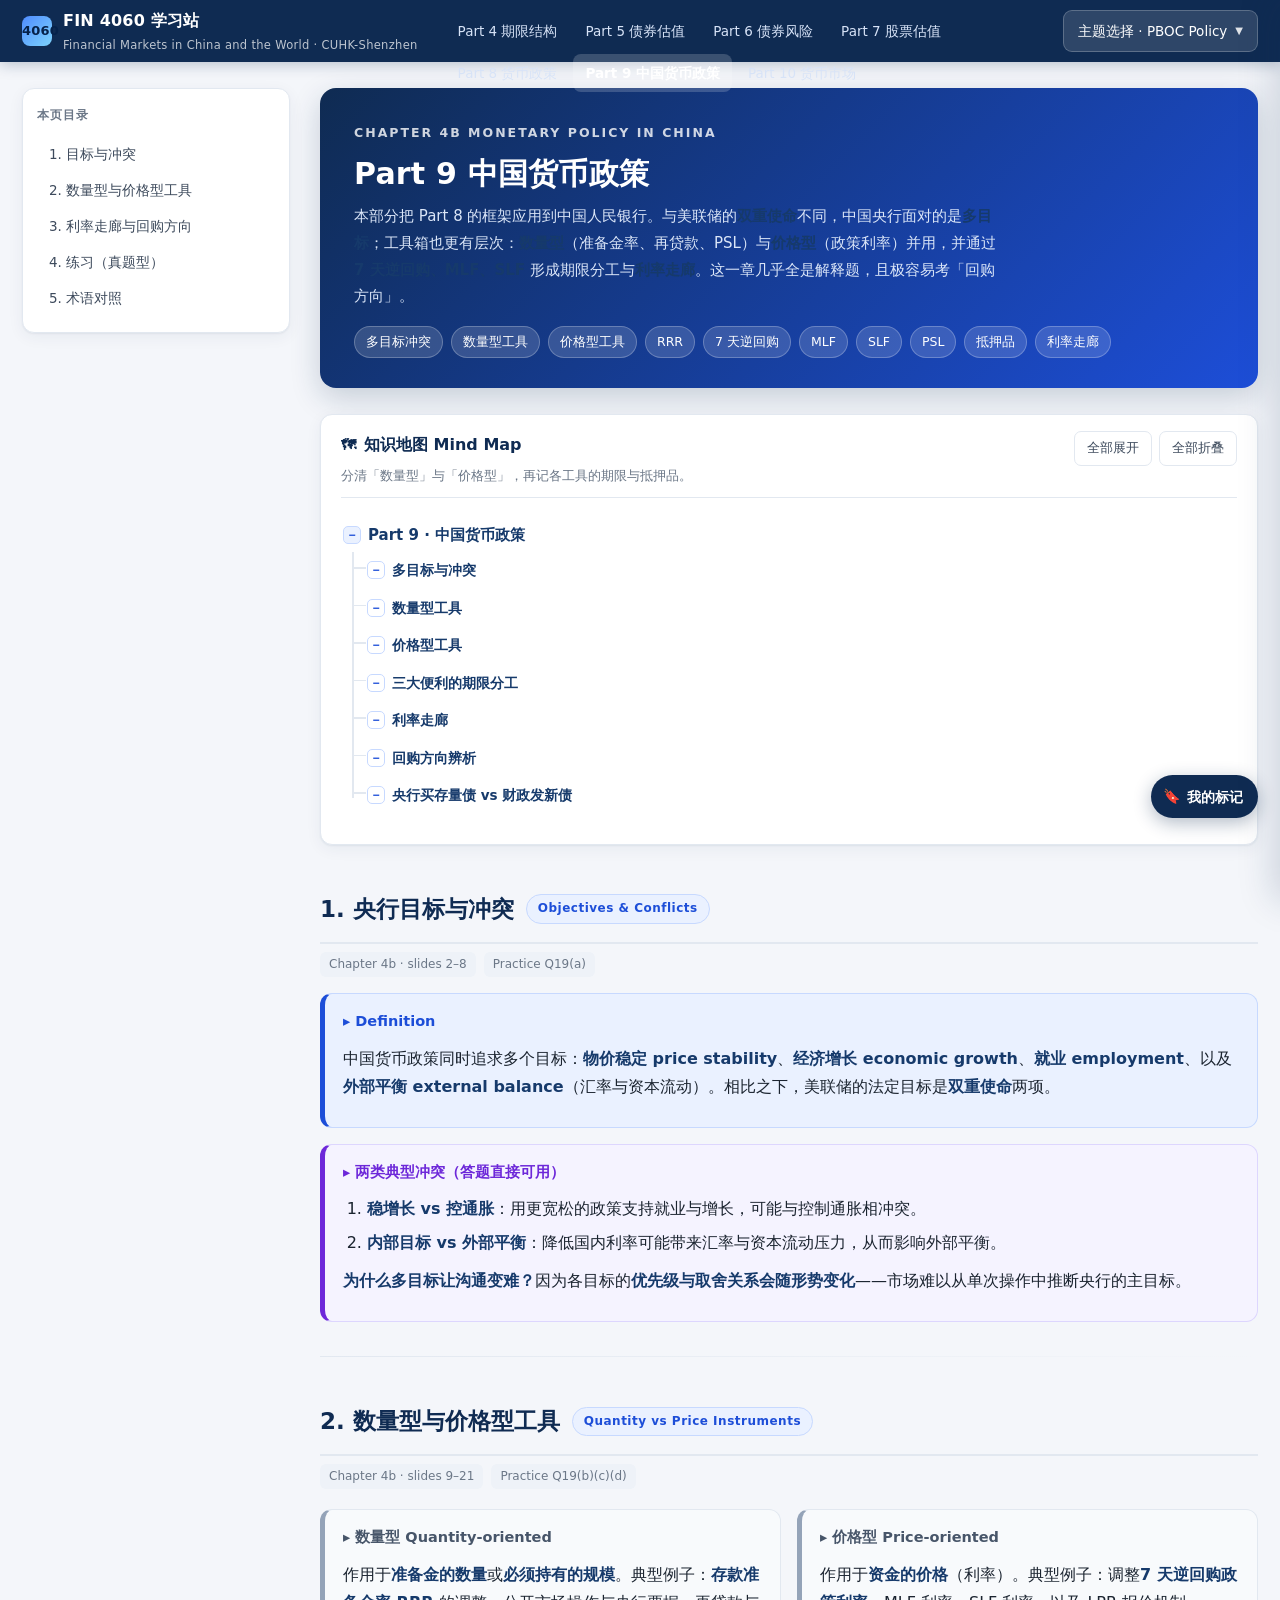
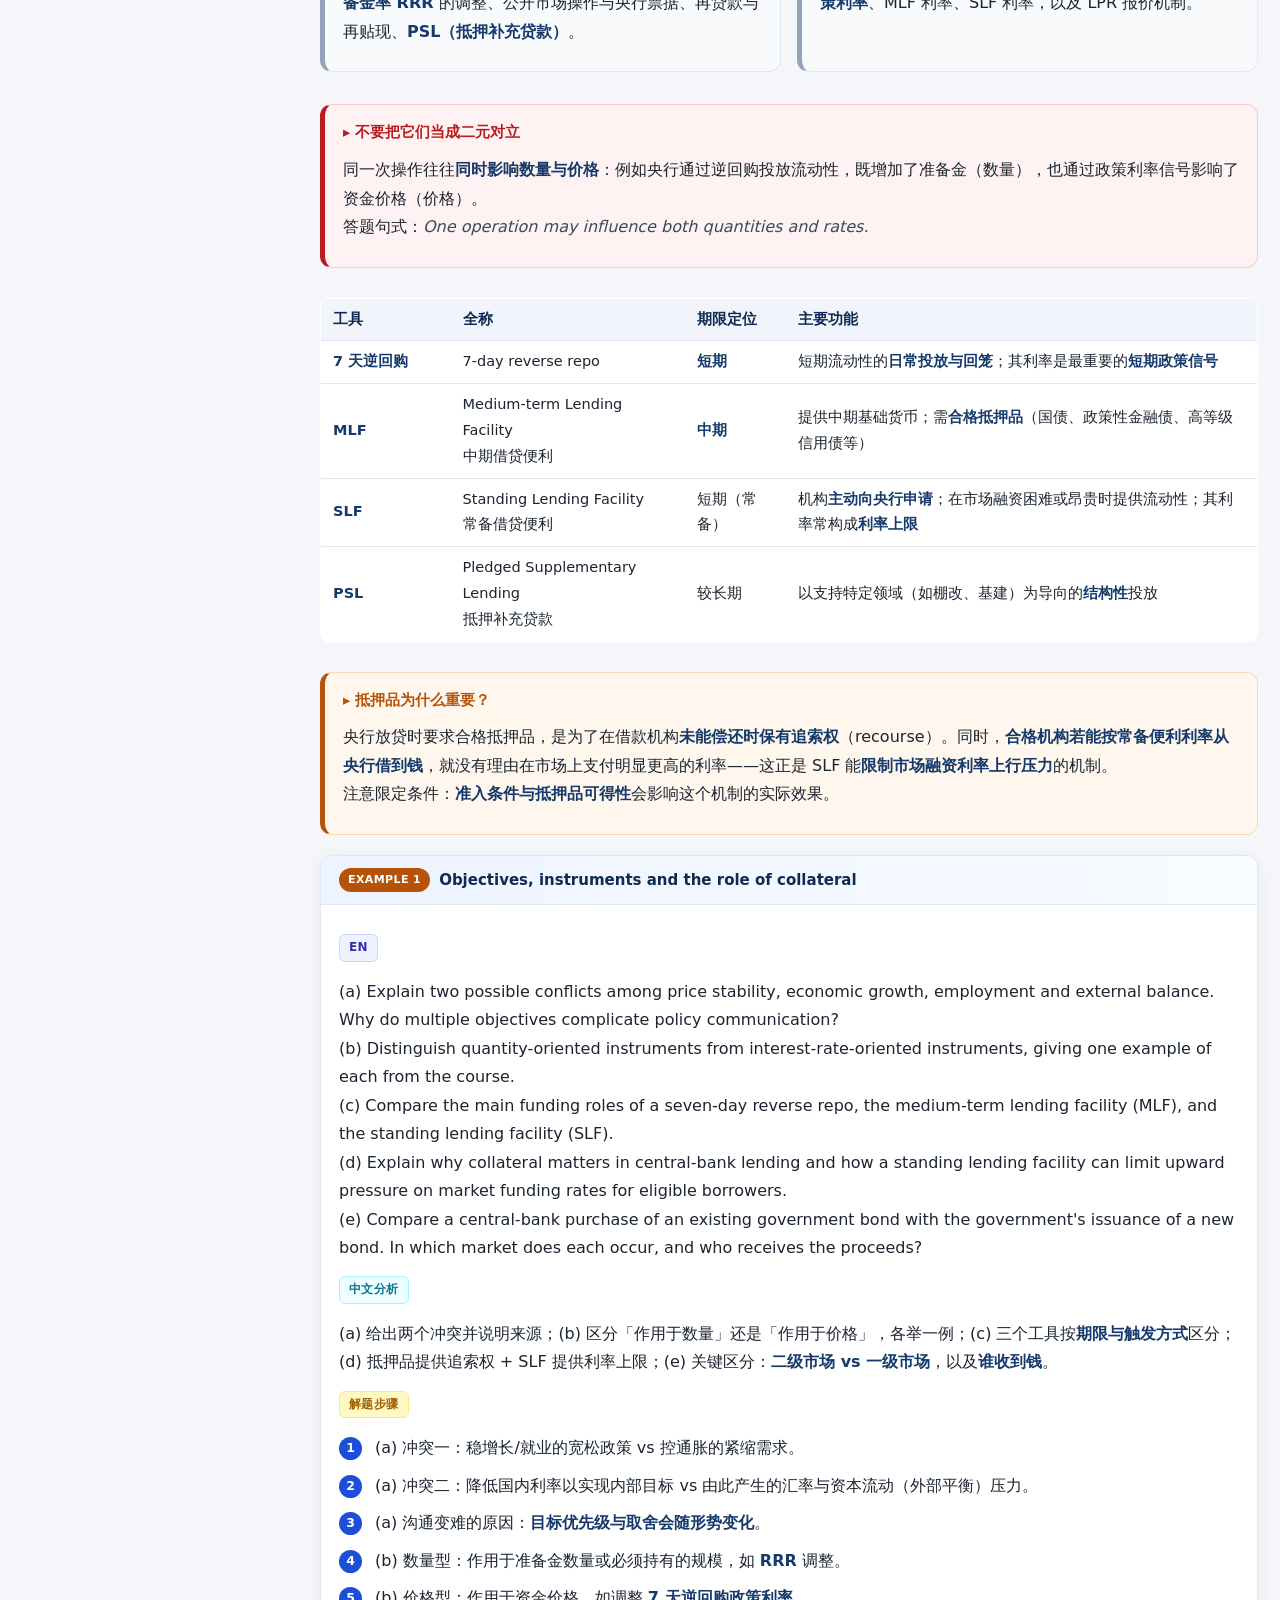
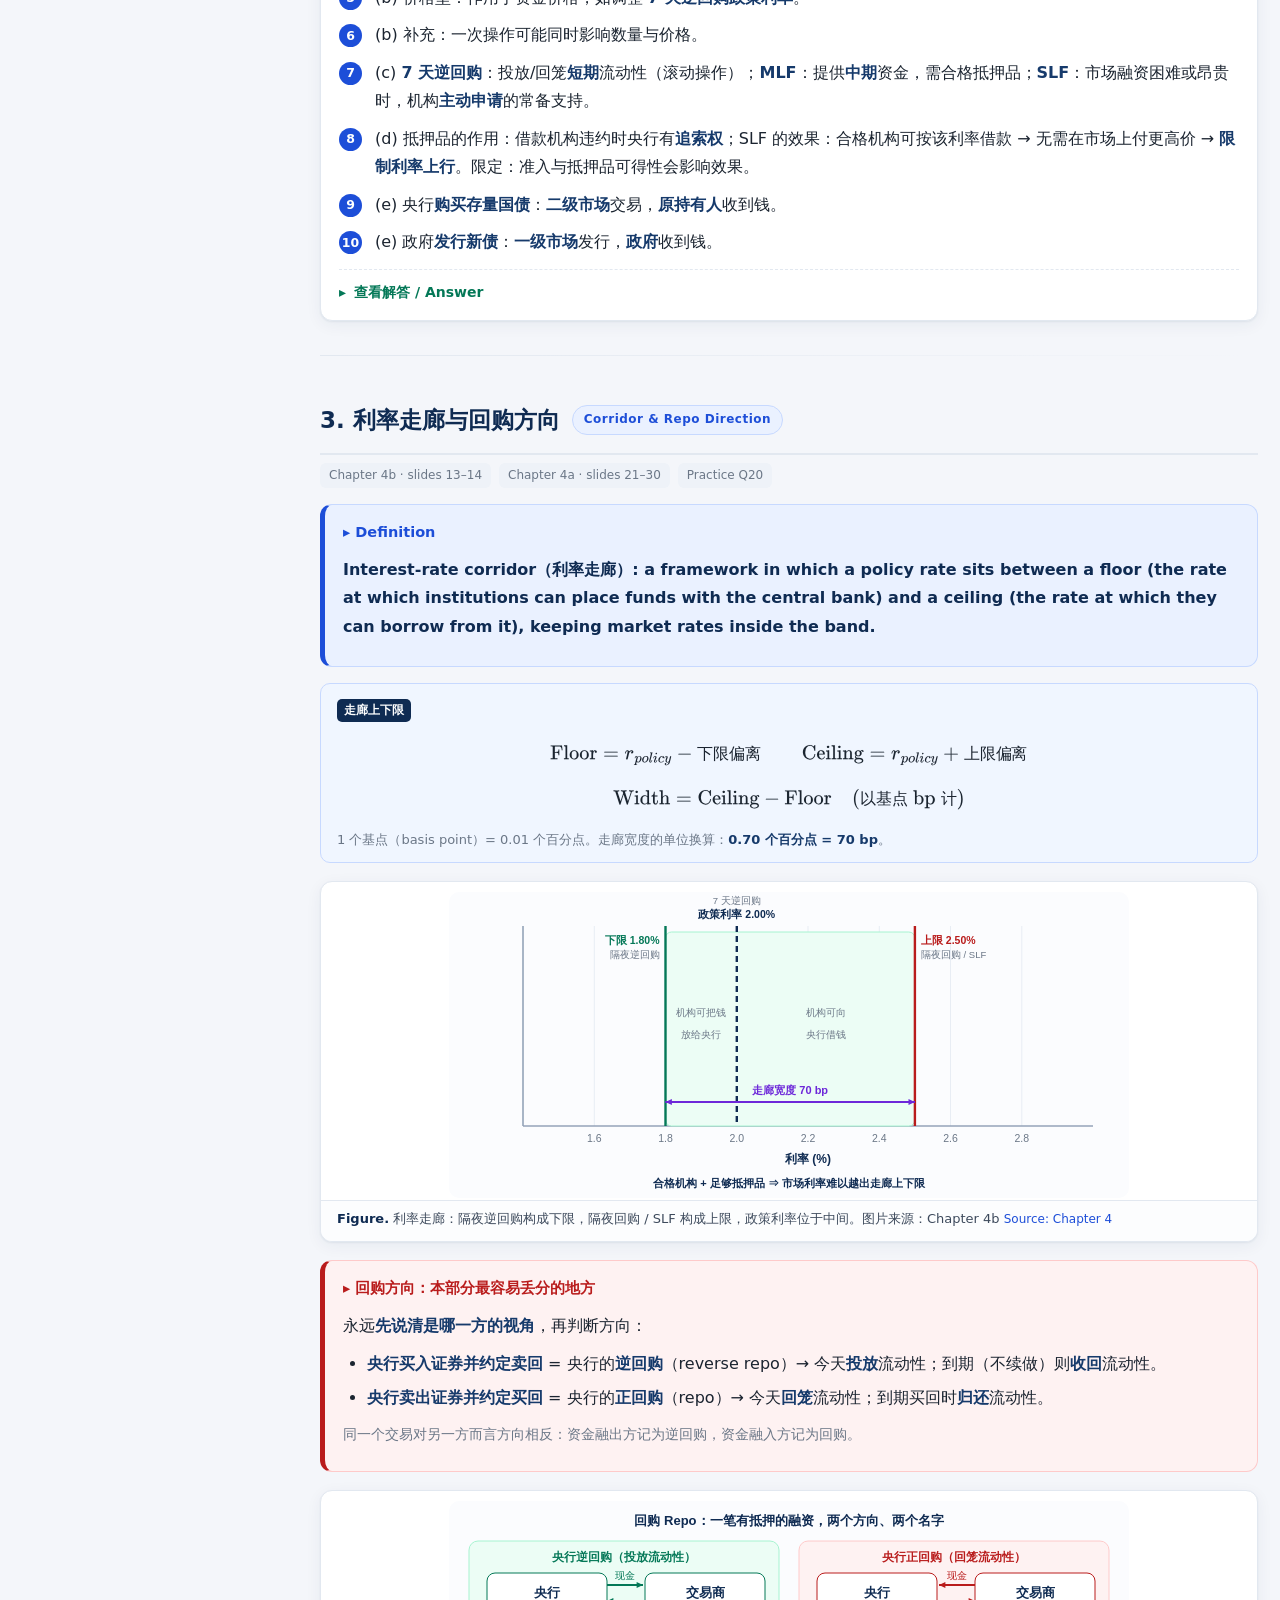
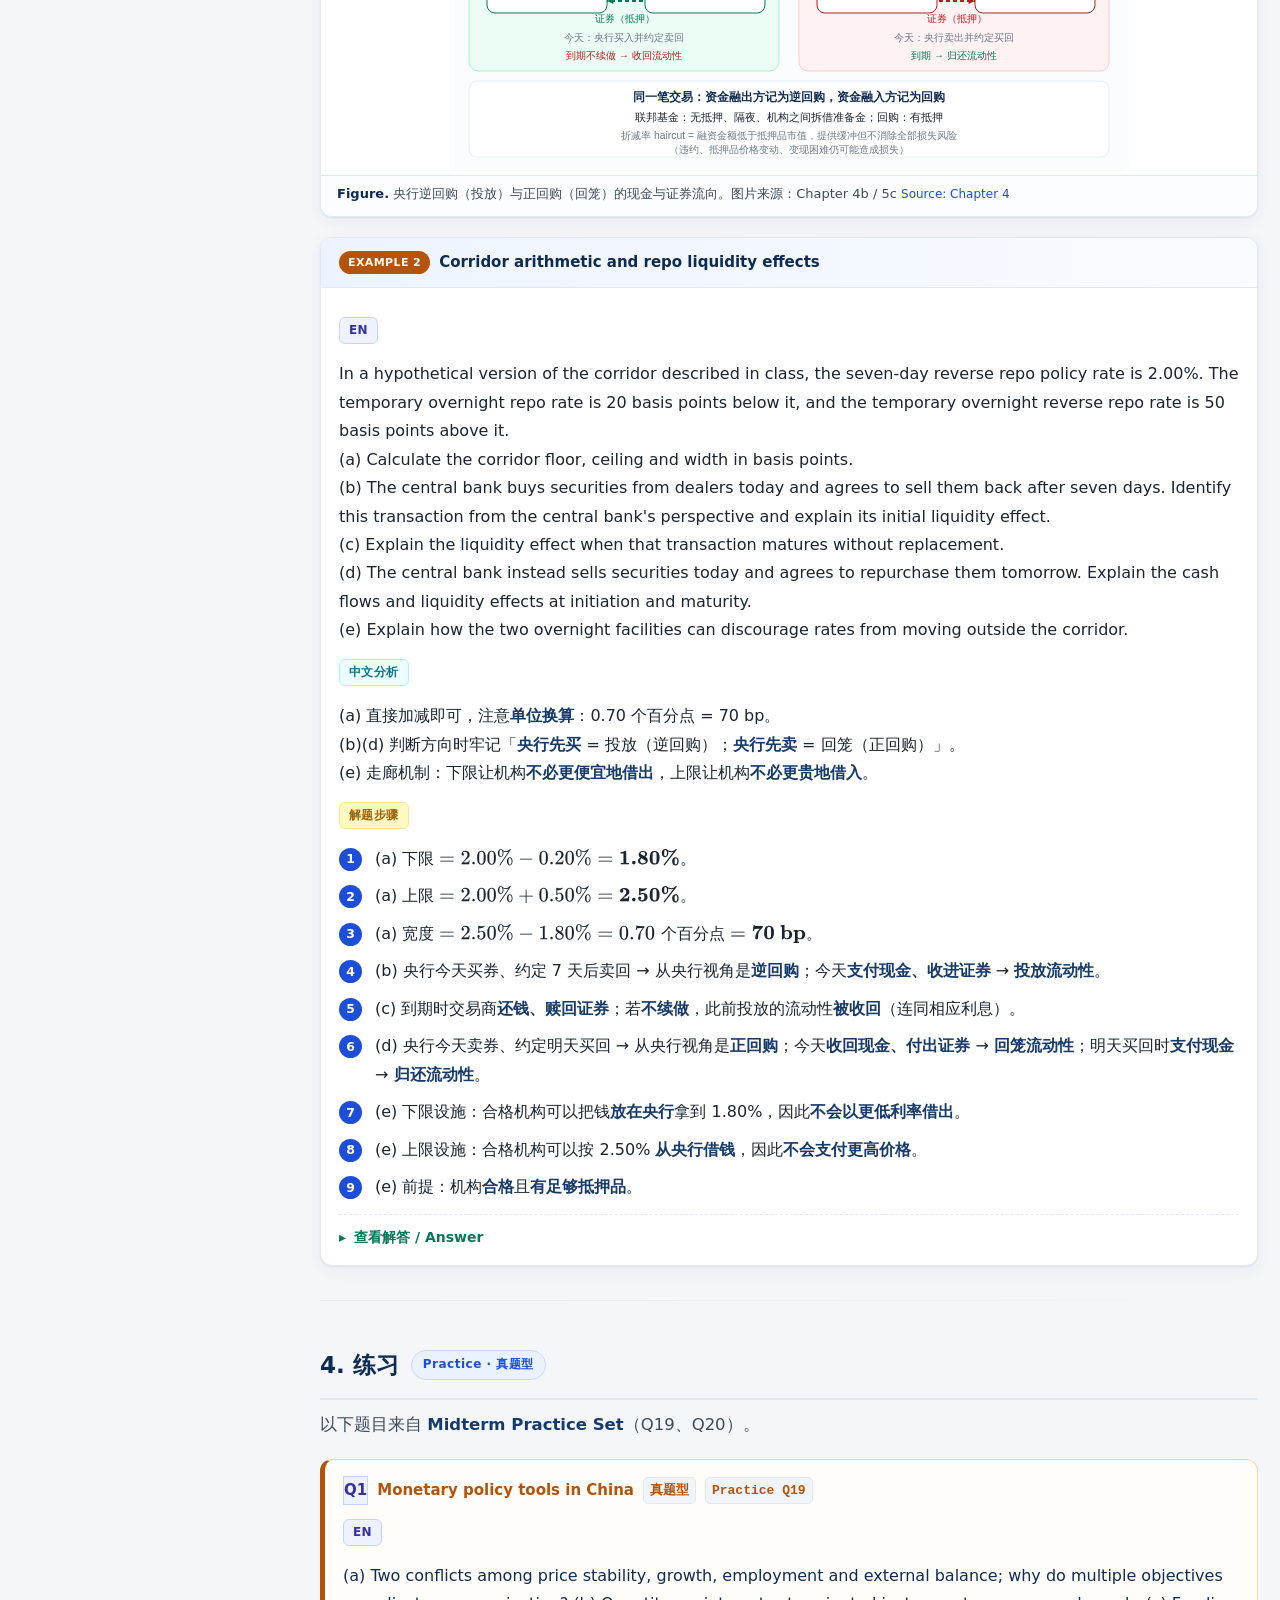
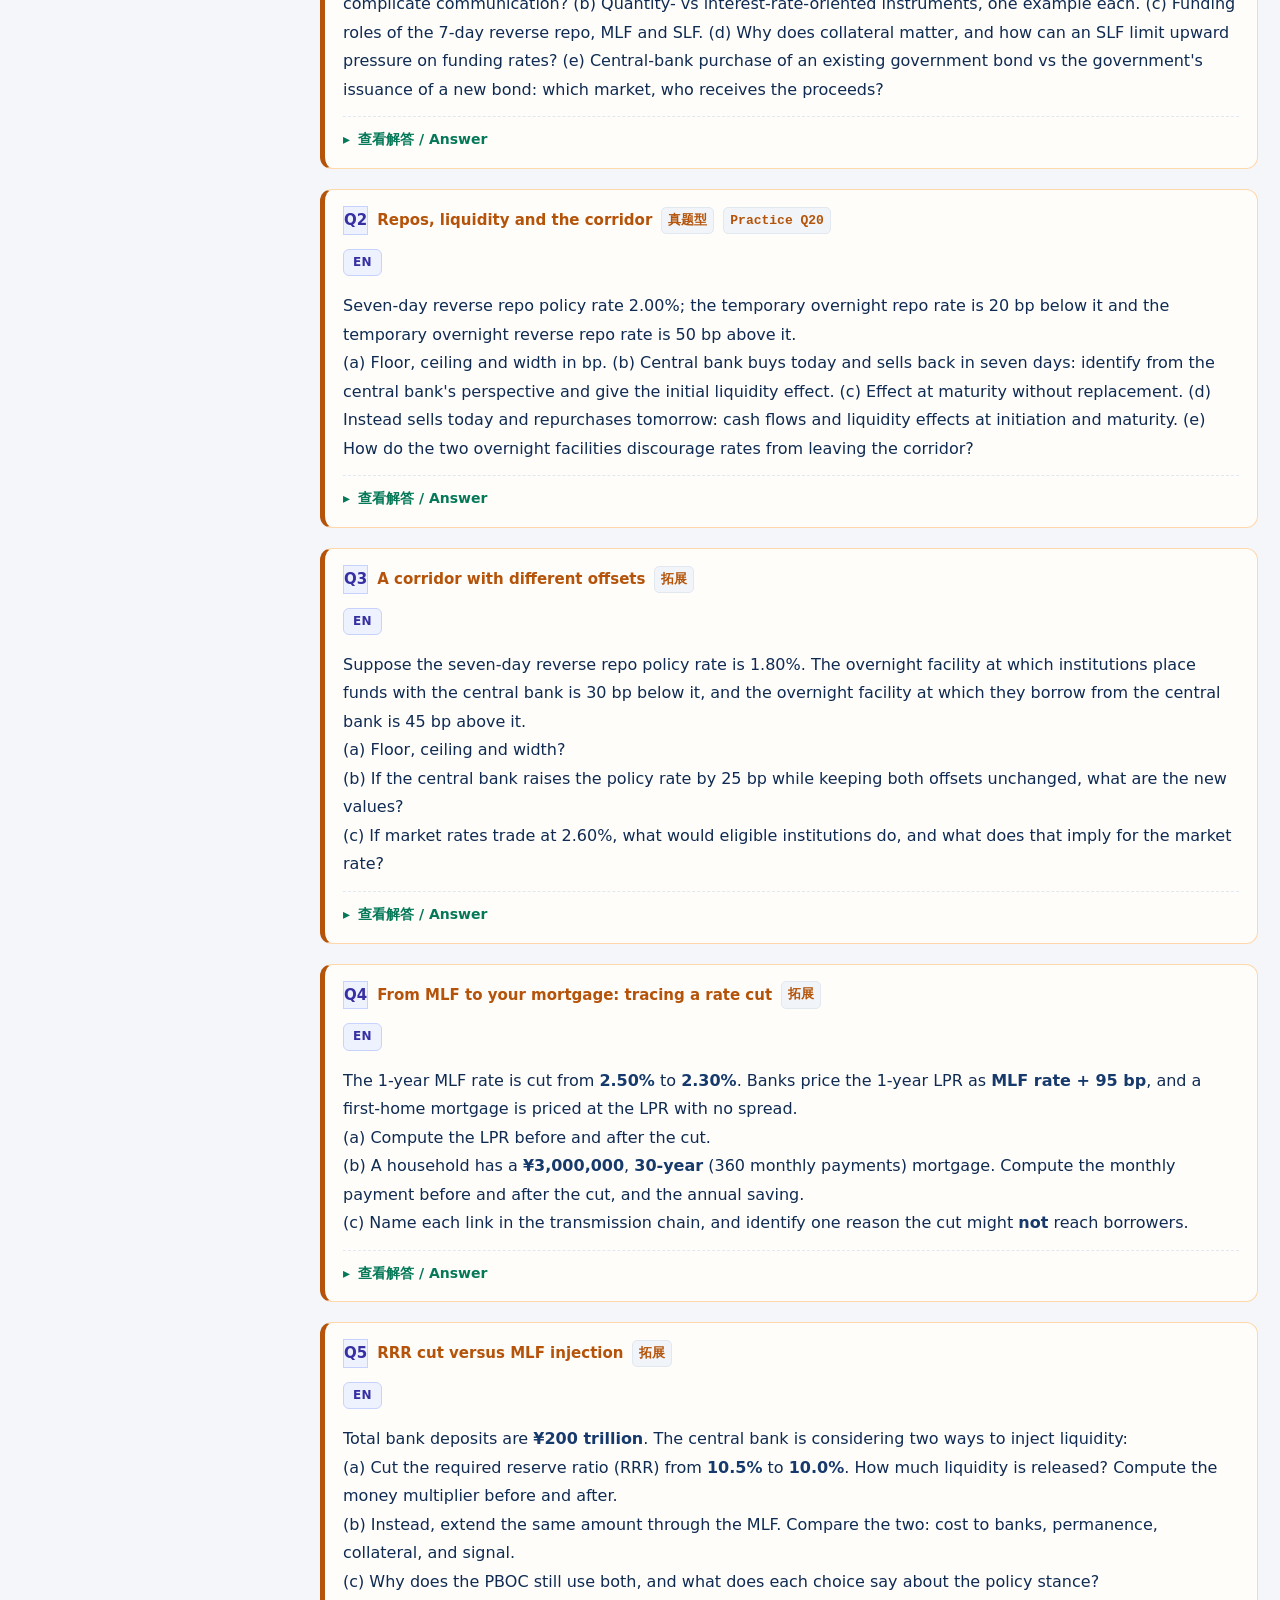
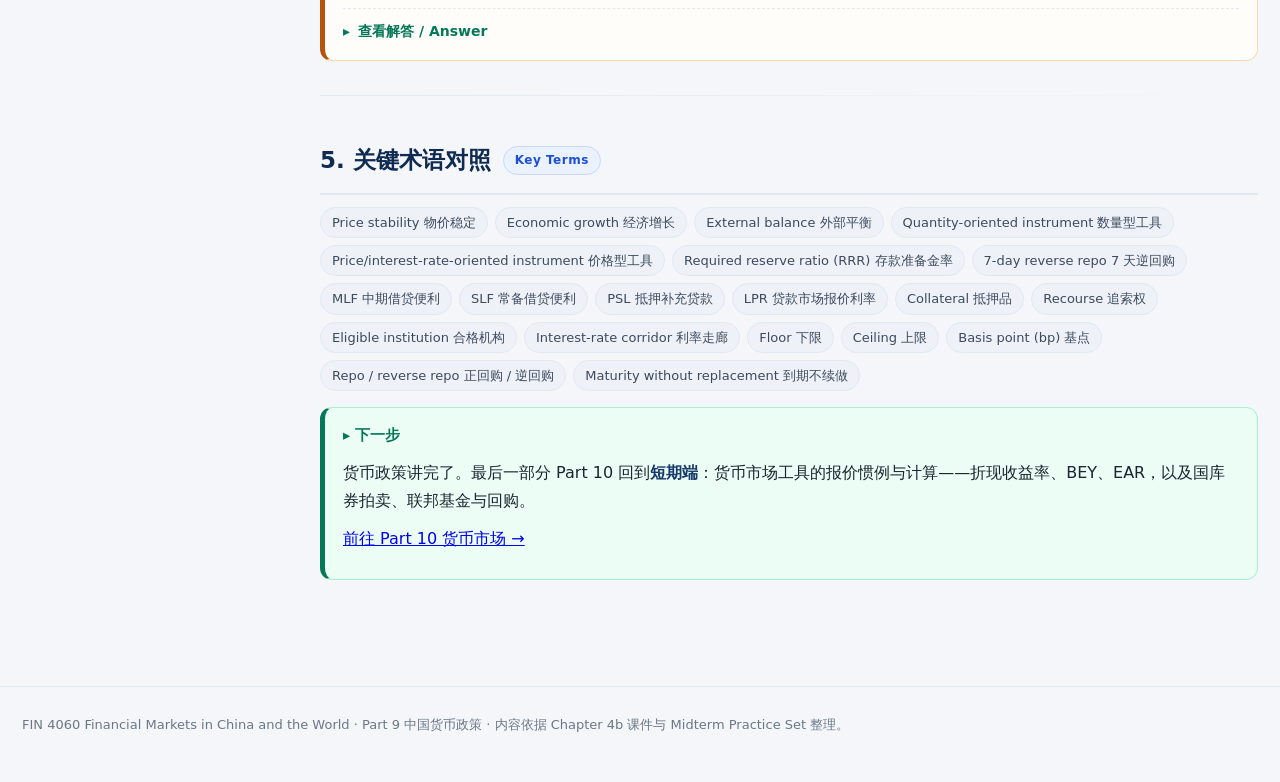
<file: part9-monetary-policy-china.html>
<!DOCTYPE html>
<html lang="zh-CN">
<head>
<meta charset="UTF-8">
<meta name="viewport" content="width=device-width, initial-scale=1.0">
<title>Part 9 中国货币政策 · FIN 4060 学习站</title>
<link rel="stylesheet" href="assets/style.css?v=20261027c">
<script>
window.MathJax = {
  tex: { inlineMath: [['\\(','\\)']], displayMath: [['\\[','\\]']] },
  svg: { fontCache: 'global' },
  options: { skipHtmlTags: ['script','noscript','style','textarea','pre','code'] }
};
</script>
<script src="assets/tex-mml-svg.js" id="MathJax-script" async></script>
<script>
(function () {
  function loadCdn() {
    if (window.MathJax && window.MathJax.startup) return;
    var s = document.createElement('script');
    s.src = 'https://cdn.jsdelivr.net/npm/mathjax@3.2.2/es5/tex-mml-svg.js';
    s.async = true;
    document.head.appendChild(s);
  }
  window.addEventListener('load', function () { setTimeout(loadCdn, 400); });
})();
</script>
    <script src="assets/figures.js?v=20261024b"></script>
    <script src="assets/mindmap.js"></script>
    <script src="assets/marks.js?v=20261027d"></script>
</head>
<body data-page="part9" data-root="">

<header id="site-topbar"></header>

<div class="layout">
  <aside class="toc" id="site-toc"></aside>
  <main>

    <div class="hero">
      <div class="kicker">Chapter 4b Monetary Policy in China</div>
      <h1>Part 9 中国货币政策</h1>
      <p>本部分把 Part 8 的框架应用到中国人民银行。与美联储的<strong>双重使命</strong>不同，中国央行面对的是<strong>多目标</strong>；工具箱也更有层次：<strong>数量型</strong>（准备金率、再贷款、PSL）与<strong>价格型</strong>（政策利率）并用，并通过 <strong>7 天逆回购、MLF、SLF</strong> 形成期限分工与<strong>利率走廊</strong>。这一章几乎全是解释题，且极容易考「回购方向」。</p>
      <div class="tags">
        <span>多目标冲突</span><span>数量型工具</span><span>价格型工具</span><span>RRR</span><span>7 天逆回购</span><span>MLF</span><span>SLF</span><span>PSL</span><span>抵押品</span><span>利率走廊</span>
      </div>
    </div>

    <div id="mindmap-host"></div>

    <!-- ============ 1. 多目标 ============ -->
    <section id="s1">
      <h2 class="sec" data-short="1. 目标与冲突">1. 央行目标与冲突 <span class="badge">Objectives &amp; Conflicts</span></h2>
      <div class="lec-meta"><span>Chapter 4b · slides 2–8</span><span>Practice Q19(a)</span></div>

      <div class="box def">
        <div class="box-title">▸ Definition</div>
        <p>中国货币政策同时追求多个目标：<strong>物价稳定 price stability</strong>、<strong>经济增长 economic growth</strong>、<strong>就业 employment</strong>、以及<strong>外部平衡 external balance</strong>（汇率与资本流动）。相比之下，美联储的法定目标是<strong>双重使命</strong>两项。</p>
      </div>

      <div class="box theory">
        <div class="box-title">▸ 两类典型冲突（答题直接可用）</div>
        <ol>
          <li><strong>稳增长 vs 控通胀</strong>：用更宽松的政策支持就业与增长，可能与控制通胀相冲突。</li>
          <li><strong>内部目标 vs 外部平衡</strong>：降低国内利率可能带来汇率与资本流动压力，从而影响外部平衡。</li>
        </ol>
        <p><strong>为什么多目标让沟通变难？</strong>因为各目标的<strong>优先级与取舍关系会随形势变化</strong>——市场难以从单次操作中推断央行的主目标。</p>
      </div>
    </section>

    <hr class="divider">

    <!-- ============ 2. 数量型 vs 价格型 ============ -->
    <section id="s2">
      <h2 class="sec" data-short="2. 数量型与价格型工具">2. 数量型与价格型工具 <span class="badge">Quantity vs Price Instruments</span></h2>
      <div class="lec-meta"><span>Chapter 4b · slides 9–21</span><span>Practice Q19(b)(c)(d)</span></div>

      <div class="grid2">
        <div class="box note">
          <div class="box-title">▸ 数量型 Quantity-oriented</div>
          <p>作用于<strong>准备金的数量</strong>或<strong>必须持有的规模</strong>。典型例子：<strong>存款准备金率 RRR</strong> 的调整、公开市场操作与央行票据、再贷款与再贴现、<strong>PSL（抵押补充贷款）</strong>。</p>
        </div>
        <div class="box note">
          <div class="box-title">▸ 价格型 Price-oriented</div>
          <p>作用于<strong>资金的价格</strong>（利率）。典型例子：调整<strong>7 天逆回购政策利率</strong>、MLF 利率、SLF 利率，以及 LPR 报价机制。</p>
        </div>
      </div>

      <div class="box warn">
        <div class="box-title">▸ 不要把它们当成二元对立</div>
        <p>同一次操作往往<strong>同时影响数量与价格</strong>：例如央行通过逆回购投放流动性，既增加了准备金（数量），也通过政策利率信号影响了资金价格（价格）。
        <br>答题句式：<em>One operation may influence both quantities and rates.</em></p>
      </div>

      <div class="tablewrap">
      <table class="data">
        <thead><tr><th style="width:130px;">工具</th><th>全称</th><th>期限定位</th><th>主要功能</th></tr></thead>
        <tbody>
          <tr><td><strong>7 天逆回购</strong></td><td>7-day reverse repo</td><td><strong>短期</strong></td><td>短期流动性的<strong>日常投放与回笼</strong>；其利率是最重要的<strong>短期政策信号</strong></td></tr>
          <tr><td><strong>MLF</strong></td><td>Medium-term Lending Facility<br>中期借贷便利</td><td><strong>中期</strong></td><td>提供中期基础货币；需<strong>合格抵押品</strong>（国债、政策性金融债、高等级信用债等）</td></tr>
          <tr><td><strong>SLF</strong></td><td>Standing Lending Facility<br>常备借贷便利</td><td>短期（常备）</td><td>机构<strong>主动向央行申请</strong>；在市场融资困难或昂贵时提供流动性；其利率常构成<strong>利率上限</strong></td></tr>
          <tr><td><strong>PSL</strong></td><td>Pledged Supplementary Lending<br>抵押补充贷款</td><td>较长期</td><td>以支持特定领域（如棚改、基建）为导向的<strong>结构性</strong>投放</td></tr>
        </tbody>
      </table>
      </div>

      <div class="box key">
        <div class="box-title">▸ 抵押品为什么重要？</div>
        <p>央行放贷时要求合格抵押品，是为了在借款机构<strong>未能偿还时保有追索权</strong>（recourse）。同时，<strong>合格机构若能按常备便利利率从央行借到钱</strong>，就没有理由在市场上支付明显更高的利率——这正是 SLF 能<strong>限制市场融资利率上行压力</strong>的机制。
        <br>注意限定条件：<strong>准入条件与抵押品可得性</strong>会影响这个机制的实际效果。</p>
      </div>

      <div class="example">
        <div class="ex-head"><span class="pill q">EXAMPLE 1</span> Objectives, instruments and the role of collateral</div>
        <div class="ex-body">
          <div class="q-block">
            <span class="lbl lbl-en">EN</span>
            <p class="en-q">(a) Explain two possible conflicts among price stability, economic growth, employment and external balance. Why do multiple objectives complicate policy communication?
            <br>(b) Distinguish quantity-oriented instruments from interest-rate-oriented instruments, giving one example of each from the course.
            <br>(c) Compare the main funding roles of a seven-day reverse repo, the medium-term lending facility (MLF), and the standing lending facility (SLF).
            <br>(d) Explain why collateral matters in central-bank lending and how a standing lending facility can limit upward pressure on market funding rates for eligible borrowers.
            <br>(e) Compare a central-bank purchase of an existing government bond with the government's issuance of a new bond. In which market does each occur, and who receives the proceeds?</p>
          </div>

          <div class="q-block">
            <span class="lbl lbl-cn">中文分析</span>
            <p>(a) 给出两个冲突并说明来源；(b) 区分「作用于数量」还是「作用于价格」，各举一例；(c) 三个工具按<strong>期限与触发方式</strong>区分；(d) 抵押品提供追索权 + SLF 提供利率上限；(e) 关键区分：<strong>二级市场 vs 一级市场</strong>，以及<strong>谁收到钱</strong>。</p>
          </div>

          <div class="q-block">
            <span class="lbl lbl-step">解题步骤</span>
            <ol class="steps">
              <li>(a) 冲突一：稳增长/就业的宽松政策 vs 控通胀的紧缩需求。</li>
              <li>(a) 冲突二：降低国内利率以实现内部目标 vs 由此产生的汇率与资本流动（外部平衡）压力。</li>
              <li>(a) 沟通变难的原因：<strong>目标优先级与取舍会随形势变化</strong>。</li>
              <li>(b) 数量型：作用于准备金数量或必须持有的规模，如 <strong>RRR</strong> 调整。</li>
              <li>(b) 价格型：作用于资金价格，如调整 <strong>7 天逆回购政策利率</strong>。</li>
              <li>(b) 补充：一次操作可能同时影响数量与价格。</li>
              <li>(c) <strong>7 天逆回购</strong>：投放/回笼<strong>短期</strong>流动性（滚动操作）；<strong>MLF</strong>：提供<strong>中期</strong>资金，需合格抵押品；<strong>SLF</strong>：市场融资困难或昂贵时，机构<strong>主动申请</strong>的常备支持。</li>
              <li>(d) 抵押品的作用：借款机构违约时央行有<strong>追索权</strong>；SLF 的效果：合格机构可按该利率借款 → 无需在市场上付更高价 → <strong>限制利率上行</strong>。限定：准入与抵押品可得性会影响效果。</li>
              <li>(e) 央行<strong>购买存量国债</strong>：<strong>二级市场</strong>交易，<strong>原持有人</strong>收到钱。</li>
              <li>(e) 政府<strong>发行新债</strong>：<strong>一级市场</strong>发行，<strong>政府</strong>收到钱。</li>
            </ol>
          </div>

          <details class="answer">
            <summary>查看解答 / Answer</summary>
            <div class="ans-body">
              <div class="q-block">
                <span class="lbl lbl-ans">EN Answer</span>
                <p>(a) Supporting employment and growth through easier policy can conflict with controlling inflation; lower domestic rates may create exchange-rate or external-balance pressures. Multiple objectives complicate communication because their priorities and trade-offs can change.
                <br>(b) <b>Quantity-oriented</b> instruments affect reserve quantities or required holdings, e.g. an RRR change. <b>Interest-rate-oriented</b> instruments affect the price of funding, e.g. the reverse repo policy rate. One operation may influence both.
                <br>(c) A seven-day reverse repo provides <b>short-term</b> liquidity; MLF supplies funding over a <b>medium-term</b> horizon; SLF offers <b>standing</b> liquidity support to eligible institutions when market funding is difficult or expensive.
                <br>(d) Collateral provides recourse if a borrowing institution fails to repay. Eligible institutions able to borrow at the standing-facility rate have less reason to pay substantially more in the market, limiting upward pressure. Access conditions and collateral availability matter.
                <br>(e) Buying an existing government bond is a <b>secondary-market</b> transaction: its current holder receives the payment. A new government issue occurs in the <b>primary market</b>: the government receives the proceeds.</p>
              </div>
              <div class="q-block">
                <span class="lbl lbl-ans">中文答案</span>
                <p>(a) 稳增长 vs 控通胀；降息 vs 汇率/资本流动压力；多目标使沟通变难。
                <br>(b) 数量型（如 RRR）vs 价格型（如逆回购利率）。
                <br>(c) 7 天逆回购 = 短期；MLF = 中期；SLF = 常备、机构主动申请。
                <br>(d) 抵押品提供追索权；SLF 为合格机构提供利率上限。
                <br>(e) 买存量债 = <strong>二级市场</strong>，原持有人收钱；发新债 = <strong>一级市场</strong>，政府收钱。</p>
              </div>
            </div>
          </details>
        </div>
      </div>
    </section>

    <hr class="divider">

    <!-- ============ 3. 利率走廊 ============ -->
    <section id="s3">
      <h2 class="sec" data-short="3. 利率走廊与回购方向">3. 利率走廊与回购方向 <span class="badge">Corridor &amp; Repo Direction</span></h2>
      <div class="lec-meta"><span>Chapter 4b · slides 13–14</span><span>Chapter 4a · slides 21–30</span><span>Practice Q20</span></div>

      <div class="box def">
        <div class="box-title">▸ Definition</div>
        <p><span class="en"><b>Interest-rate corridor（利率走廊）</b>: a framework in which a policy rate sits between a <b>floor</b> (the rate at which institutions can place funds with the central bank) and a <b>ceiling</b> (the rate at which they can borrow from it), keeping market rates inside the band.</span></p>
      </div>

      <div class="formula hi">
        <span class="tag">走廊上下限</span>
        \[ \text{Floor}=r_{policy}-\text{下限偏离} \qquad \text{Ceiling}=r_{policy}+\text{上限偏离} \]
        \[ \text{Width}=\text{Ceiling}-\text{Floor}\quad(\text{以基点 bp 计}) \]
        <div class="fnote">1 个基点（basis point）= 0.01 个百分点。走廊宽度的单位换算：<strong>0.70 个百分点 = 70 bp</strong>。</div>
      </div>

      <div data-fig="rateCorridor" data-cap="利率走廊：隔夜逆回购构成下限，隔夜回购 / SLF 构成上限，政策利率位于中间。图片来源：Chapter 4b" data-src="Chapter 4"></div>

      <div class="box warn">
        <div class="box-title">▸ 回购方向：本部分最容易丢分的地方</div>
        <p>永远<strong>先说清是哪一方的视角</strong>，再判断方向：</p>
        <ul>
          <li><strong>央行买入证券并约定卖回</strong> = 央行的<strong>逆回购</strong>（reverse repo）→ 今天<strong>投放</strong>流动性；到期（不续做）则<strong>收回</strong>流动性。</li>
          <li><strong>央行卖出证券并约定买回</strong> = 央行的<strong>正回购</strong>（repo）→ 今天<strong>回笼</strong>流动性；到期买回时<strong>归还</strong>流动性。</li>
        </ul>
        <p class="muted">同一个交易对另一方而言方向相反：资金融出方记为逆回购，资金融入方记为回购。</p>
      </div>

      <div data-fig="repoFlow" data-cap="央行逆回购（投放）与正回购（回笼）的现金与证券流向。图片来源：Chapter 4b / 5c" data-src="Chapter 4"></div>

      <div class="example">
        <div class="ex-head"><span class="pill q">EXAMPLE 2</span> Corridor arithmetic and repo liquidity effects</div>
        <div class="ex-body">
          <div class="q-block">
            <span class="lbl lbl-en">EN</span>
            <p class="en-q">In a hypothetical version of the corridor described in class, the seven-day reverse repo policy rate is 2.00%. The temporary overnight repo rate is 20 basis points below it, and the temporary overnight reverse repo rate is 50 basis points above it.
            <br>(a) Calculate the corridor floor, ceiling and width in basis points.
            <br>(b) The central bank buys securities from dealers today and agrees to sell them back after seven days. Identify this transaction from the central bank's perspective and explain its initial liquidity effect.
            <br>(c) Explain the liquidity effect when that transaction matures without replacement.
            <br>(d) The central bank instead sells securities today and agrees to repurchase them tomorrow. Explain the cash flows and liquidity effects at initiation and maturity.
            <br>(e) Explain how the two overnight facilities can discourage rates from moving outside the corridor.</p>
          </div>

          <div class="q-block">
            <span class="lbl lbl-cn">中文分析</span>
            <p>(a) 直接加减即可，注意<strong>单位换算</strong>：0.70 个百分点 = 70 bp。
            <br>(b)(d) 判断方向时牢记「<strong>央行先买</strong> = 投放（逆回购）；<strong>央行先卖</strong> = 回笼（正回购）」。
            <br>(e) 走廊机制：下限让机构<strong>不必更便宜地借出</strong>，上限让机构<strong>不必更贵地借入</strong>。</p>
          </div>

          <div class="q-block">
            <span class="lbl lbl-step">解题步骤</span>
            <ol class="steps">
              <li>(a) 下限 \(=2.00\%-0.20\%=\mathbf{1.80\%}\)。</li>
              <li>(a) 上限 \(=2.00\%+0.50\%=\mathbf{2.50\%}\)。</li>
              <li>(a) 宽度 \(=2.50\%-1.80\%=0.70\) 个百分点 \(=\mathbf{70\ bp}\)。</li>
              <li>(b) 央行今天买券、约定 7 天后卖回 → 从央行视角是<strong>逆回购</strong>；今天<strong>支付现金、收进证券</strong> → <strong>投放流动性</strong>。</li>
              <li>(c) 到期时交易商<strong>还钱、赎回证券</strong>；若<strong>不续做</strong>，此前投放的流动性<strong>被收回</strong>（连同相应利息）。</li>
              <li>(d) 央行今天卖券、约定明天买回 → 从央行视角是<strong>正回购</strong>；今天<strong>收回现金、付出证券</strong> → <strong>回笼流动性</strong>；明天买回时<strong>支付现金</strong> → <strong>归还流动性</strong>。</li>
              <li>(e) 下限设施：合格机构可以把钱<strong>放在央行</strong>拿到 1.80%，因此<strong>不会以更低利率借出</strong>。</li>
              <li>(e) 上限设施：合格机构可以按 2.50% <strong>从央行借钱</strong>，因此<strong>不会支付更高价格</strong>。</li>
              <li>(e) 前提：机构<strong>合格</strong>且<strong>有足够抵押品</strong>。</li>
            </ol>
          </div>

          <details class="answer">
            <summary>查看解答 / Answer</summary>
            <div class="ans-body">
              <div class="q-block">
                <span class="lbl lbl-ans">EN Answer</span>
                <p>(a) Floor = 2.00% − 0.20% = <b>1.80%</b>; ceiling = 2.00% + 0.50% = <b>2.50%</b>; width = 0.70 pp = <b>70 bp</b>.
                <br>(b) From the central bank's perspective, buying now and selling back later is a <b>reverse repo</b>: it pays cash and receives securities, <b>injecting</b> liquidity.
                <br>(c) At maturity dealers pay cash back and recover their securities; without replacement this <b>withdraws</b> the liquidity previously provided, plus the relevant interest.
                <br>(d) Selling now and repurchasing tomorrow is a <b>repo</b> from the central bank's perspective: dealers pay cash initially (<b>withdrawing</b> liquidity) and the central bank pays cash on repurchase (<b>returning</b> liquidity).
                <br>(e) Eligible lenders can place funds at the floor rather than lend cheaper; eligible borrowers can obtain funds at the ceiling rather than pay more. With the stated access and collateral assumptions, these alternatives contain market rates.</p>
              </div>
              <div class="q-block">
                <span class="lbl lbl-ans">中文答案</span>
                <p>(a) 下限 <strong>1.80%</strong>、上限 <strong>2.50%</strong>、宽度 <strong>70 bp</strong>；
                <br>(b) 央行视角为<strong>逆回购</strong>，今天<strong>投放</strong>流动性；(c) 到期不续做 → <strong>收回</strong>流动性；
                <br>(d) 央行视角为<strong>正回购</strong>，今天<strong>回笼</strong>、明日买回时<strong>归还</strong>；
                <br>(e) 下限阻止更低价借出、上限阻止更高价借入 → 把市场利率夹在走廊内。
                <br>易错点：把「央行买券」说成回笼流动性——记牢「<strong>央行先买 = 投放</strong>」。</p>
              </div>
            </div>
          </details>
        </div>
      </div>
    </section>

    <hr class="divider">

    <!-- ============ 4. 练习 ============ -->
    <section id="ex" data-exgroup>
      <h2 class="sec" data-short="4. 练习（真题型）">4. 练习 <span class="badge">Practice · 真题型</span></h2>
      <p class="lede">以下题目来自 <strong>Midterm Practice Set</strong>（Q19、Q20）。</p>

      <div class="exercise" data-ex>
        <div class="ex-title"><span class="lbl lbl-en">Q<span class="num"></span></span> Monetary policy tools in China <span class="kbd">真题型</span> <span class="kbd">Practice Q19</span></div>
        <div class="q-block">
          <span class="lbl lbl-en">EN</span>
          <p class="en-q">(a) Two conflicts among price stability, growth, employment and external balance; why do multiple objectives complicate communication? (b) Quantity- vs interest-rate-oriented instruments, one example each. (c) Funding roles of the 7-day reverse repo, MLF and SLF. (d) Why does collateral matter, and how can an SLF limit upward pressure on funding rates? (e) Central-bank purchase of an existing government bond vs the government's issuance of a new bond: which market, who receives the proceeds?</p>
        </div>
        <details class="answer">
          <summary>查看解答 / Answer</summary>
          <div class="ans-body">
            <div class="q-block"><span class="lbl lbl-cn">中文分析</span><p>见本节 EXAMPLE 1。</p></div>
            <ol class="steps">
              <li>(a) 稳增长 vs 控通胀；降息 vs 外部平衡；优先级变化使沟通变难。</li>
              <li>(b) 数量型 = RRR；价格型 = 逆回购政策利率。</li>
              <li>(c) 7 天逆回购短期、MLF 中期、SLF 常备。</li>
              <li>(d) 抵押品提供追索权；SLF 提供利率上限。</li>
              <li>(e) 买存量债 = 二级市场，原持有人收钱；发新债 = 一级市场，政府收钱。</li>
            </ol>
            <div class="q-block"><span class="lbl lbl-ans">EN Answer</span><p>(a) Growth/employment easing vs inflation control; domestic easing vs external balance; shifting priorities complicate communication. (b) RRR vs the reverse repo policy rate. (c) Short-term / medium-term / standing. (d) Recourse; a rate ceiling for eligible borrowers. (e) Secondary market (holder receives) vs primary market (government receives).</p></div>
            <div class="q-block"><span class="lbl lbl-ans">中文答案</span><p>(a) 两类冲突 + 沟通难点；(b) RRR vs 政策利率；(c) 短/中/常备；(d) 追索权 + 上限；(e) 二级 vs 一级市场。</p></div>
          </div>
        </details>
      </div>

      <div class="exercise" data-ex>
        <div class="ex-title"><span class="lbl lbl-en">Q<span class="num"></span></span> Repos, liquidity and the corridor <span class="kbd">真题型</span> <span class="kbd">Practice Q20</span></div>
        <div class="q-block">
          <span class="lbl lbl-en">EN</span>
          <p class="en-q">Seven-day reverse repo policy rate 2.00%; the temporary overnight repo rate is 20 bp below it and the temporary overnight reverse repo rate is 50 bp above it.
          <br>(a) Floor, ceiling and width in bp. (b) Central bank buys today and sells back in seven days: identify from the central bank's perspective and give the initial liquidity effect. (c) Effect at maturity without replacement. (d) Instead sells today and repurchases tomorrow: cash flows and liquidity effects at initiation and maturity. (e) How do the two overnight facilities discourage rates from leaving the corridor?</p>
        </div>
        <details class="answer">
          <summary>查看解答 / Answer</summary>
          <div class="ans-body">
            <div class="q-block"><span class="lbl lbl-cn">中文分析</span><p>见本节 EXAMPLE 2。</p></div>
            <ol class="steps">
              <li>(a) 下限 1.80%、上限 2.50%、宽度 70 bp。</li>
              <li>(b) 逆回购，投放流动性。</li>
              <li>(c) 到期不续做 → 收回流动性（含利息）。</li>
              <li>(d) 正回购：今天回笼、明日归还。</li>
              <li>(e) 下限阻止更低价借出、上限阻止更高价借入。</li>
            </ol>
            <div class="q-block"><span class="lbl lbl-ans">EN Answer</span><p>(a) <b>1.80% / 2.50% / 70 bp</b>. (b) <b>Reverse repo</b>; injects liquidity. (c) <b>Withdraws</b> liquidity. (d) <b>Repo</b>: withdraws at initiation, returns at maturity. (e) Floor stops cheaper lending; ceiling stops costlier borrowing.</p></div>
            <div class="q-block"><span class="lbl lbl-ans">中文答案</span><p>(a) <strong>1.80% / 2.50% / 70 bp</strong>；(b) 逆回购 + 投放；(c) 收回；(d) 正回购 + 回笼/归还；(e) 上下限双向约束。</p></div>
          </div>
        </details>
      </div>

      <div class="exercise" data-ex>
        <div class="ex-title"><span class="lbl lbl-en">Q<span class="num"></span></span> A corridor with different offsets <span class="kbd">拓展</span></div>
        <div class="q-block">
          <span class="lbl lbl-en">EN</span>
          <p class="en-q">Suppose the seven-day reverse repo policy rate is 1.80%. The overnight facility at which institutions place funds with the central bank is 30 bp below it, and the overnight facility at which they borrow from the central bank is 45 bp above it.
          <br>(a) Floor, ceiling and width?
          <br>(b) If the central bank raises the policy rate by 25 bp while keeping both offsets unchanged, what are the new values?
          <br>(c) If market rates trade at 2.60%, what would eligible institutions do, and what does that imply for the market rate?</p>
        </div>
        <details class="answer">
          <summary>查看解答 / Answer</summary>
          <div class="ans-body">
            <div class="q-block"><span class="lbl lbl-cn">中文分析</span><p>(a)(b) 都是简单加减，注意保留 bp 单位。(c) 市场利率 2.60% 高于上限 2.25% → 合格机构会转向<strong>从央行按上限借款</strong>，而不是在市场上付更高价格；这会<strong>抑制</strong>市场利率进一步上行。</p></div>
            <ol class="steps">
              <li>(a) 下限 \(=1.80\%-0.30\%=\mathbf{1.50\%}\)；上限 \(=1.80\%+0.45\%=\mathbf{2.25\%}\)。</li>
              <li>(a) 宽度 \(=2.25\%-1.50\%=0.75\) pp \(=\mathbf{75\ bp}\)。</li>
              <li>(b) 政策利率 \(=1.80\%+0.25\%=\mathbf{2.05\%}\)；新下限 \(=\mathbf{1.75\%}\)；新上限 \(=\mathbf{2.50\%}\)；宽度仍 <strong>75 bp</strong>。</li>
              <li>(c) 市场利率 2.60% &gt; 上限 2.25%（原走廊下）→ 合格机构会选择<strong>按上限从央行借款</strong>。</li>
              <li>(c) 含义：市场上对该期限资金的需求减少 → 抑制市场利率继续上行，使其<strong>回到走廊内</strong>（前提：机构合格且有足够抵押品）。</li>
            </ol>
            <div class="q-block"><span class="lbl lbl-ans">EN Answer</span><p>(a) Floor <b>1.50%</b>, ceiling <b>2.25%</b>, width <b>75 bp</b>. (b) Policy <b>2.05%</b>; floor <b>1.75%</b>, ceiling <b>2.50%</b>, width unchanged at 75 bp. (c) At 2.60% eligible institutions would borrow from the central bank at the ceiling rather than pay more in the market, which curbs further upward pressure and pulls the market rate back inside the corridor (given eligibility and collateral).</p></div>
            <div class="q-block"><span class="lbl lbl-ans">中文答案</span><p>(a) <strong>1.50% / 2.25% / 75 bp</strong>；(b) 政策 <strong>2.05%</strong>，下限 <strong>1.75%</strong>、上限 <strong>2.50%</strong>，宽度不变；
                <br>(c) 机构会转向央行按上限借款 → 抑制市场利率上行，使其回落至走廊内。前提是机构合格且抵押品充足。</p></div>
          </div>
        </details>
      </div>
      <div class="exercise" data-ex>
        <div class="ex-title"><span class="lbl lbl-en">Q<span class="num"></span></span> From MLF to your mortgage: tracing a rate cut <span class="kbd">拓展</span></div>
        <div class="q-block">
          <span class="lbl lbl-en">EN</span>
          <p class="en-q">The 1-year MLF rate is cut from <b>2.50%</b> to <b>2.30%</b>. Banks price the 1-year LPR as <b>MLF rate + 95 bp</b>, and a first-home mortgage is priced at the LPR with no spread.
          <br>(a) Compute the LPR before and after the cut.
          <br>(b) A household has a <b>¥3,000,000</b>, <b>30-year</b> (360 monthly payments) mortgage. Compute the monthly payment before and after the cut, and the annual saving.
          <br>(c) Name each link in the transmission chain, and identify one reason the cut might <b>not</b> reach borrowers.</p>
        </div>
        <details class="answer">
          <summary>查看解答 / Answer</summary>
          <div class="ans-body">
            <div class="q-block"><span class="lbl lbl-cn">中文分析</span><p>中国「政策利率 → LPR → 贷款利率」的传导链条是考试重点：<strong>MLF 是银行的中期边际成本</strong>，LPR 在 MLF 上加固定利差报价，贷款利率再以 LPR 为基准加减点。等额本息月供公式：\(PMT=P\dfrac{r_m}{1-(1+r_m)^{-360}}\)，其中 r<sub>m</sub> 为月利率。</p></div>
            <ol class="steps">
              <li>(a) 降息前 LPR = 2.50% + 0.95% = <strong>3.45%</strong>；降息后 = 2.30% + 0.95% = <strong>3.25%</strong>（下调 <strong>20 bp</strong>）。</li>
              <li>(b) 月利率：3.45% ÷ 12 = <strong>0.2875%</strong>；3.25% ÷ 12 = <strong>0.270833%</strong>。</li>
              <li>(b) 3.45%：\((1.002875)^{360}=2.8109\)，年金因子 \(=0.002875\div(1-1/2.8109)=0.002875\div0.644248=0.0044623\)。</li>
              <li>(b) 月供 = 3,000,000 × 0.0044623 = <strong>¥13,388</strong>。</li>
              <li>(b) 3.25%：\((1.00270833)^{360}=2.6477\)，年金因子 \(=0.00270833\div(1-1/2.6477)=0.00270833\div0.622305=0.0043520\)。</li>
              <li>(b) 月供 = 3,000,000 × 0.0043520 = <strong>¥13,056</strong>。</li>
              <li>(b) 每月节省 ≈ <strong>¥332</strong>，一年约 <strong>¥3,979</strong>。</li>
              <li>(c) 链条：<strong>MLF ↓ → 银行负债成本 ↓ → LPR 报价 ↓ → 新发放与重定价贷款利率 ↓ → 信贷需求与资产价格 ↑</strong>。</li>
              <li>(c) 断点：① 银行净息差承压时<strong>压缩报价利差的意愿不足</strong>；② 存量房贷<strong>重定价日未到</strong>（传导有滞后）；③ 信贷需求疲弱时利率下降也<strong>带不动信贷</strong>（流动性陷阱）。</li>
            </ol>
            <div class="q-block"><span class="lbl lbl-ans">EN Answer</span><p>(a) LPR falls from <b>3.45%</b> to <b>3.25%</b> (−20 bp). (b) Monthly payment = P·r<sub>m</sub>/[1 − (1+r<sub>m</sub>)<sup>−360</sup>]: at 3.45% it is <b>¥13,388</b>, at 3.25% it is <b>¥13,056</b>, saving about <b>¥332 per month</b> (≈¥3,979 a year). (c) Chain: MLF ↓ → banks' funding cost ↓ → LPR quotes ↓ → new and repriced loan rates ↓ → credit demand and asset prices ↑. It may break because banks squeezed by thin margins do not narrow their spread, existing mortgages only reprice on their reset date, or weak credit demand means lower rates do not generate lending.</p></div>
            <div class="q-block"><span class="lbl lbl-ans">中文答案</span><p>(a) LPR 由 <strong>3.45%</strong> 降至 <strong>3.25%</strong>（−20 bp）。(b) 月供由 <strong>¥13,388</strong> 降至 <strong>¥13,056</strong>，每月省约 <strong>¥332</strong>。(c) 链条为 MLF → 银行成本 → LPR → 贷款利率 → 信贷与资产价格；断点可能来自息差压力、重定价滞后或信贷需求疲弱。</p></div>
          </div>
        </details>
      </div>

      <div class="exercise" data-ex>
        <div class="ex-title"><span class="lbl lbl-en">Q<span class="num"></span></span> RRR cut versus MLF injection <span class="kbd">拓展</span></div>
        <div class="q-block">
          <span class="lbl lbl-en">EN</span>
          <p class="en-q">Total bank deposits are <b>¥200 trillion</b>. The central bank is considering two ways to inject liquidity:
          <br>(a) Cut the required reserve ratio (RRR) from <b>10.5%</b> to <b>10.0%</b>. How much liquidity is released? Compute the money multiplier before and after.
          <br>(b) Instead, extend the same amount through the MLF. Compare the two: cost to banks, permanence, collateral, and signal.
          <br>(c) Why does the PBOC still use both, and what does each choice say about the policy stance?</p>
        </div>
        <details class="answer">
          <summary>查看解答 / Answer</summary>
          <div class="ans-body">
            <div class="q-block"><span class="lbl lbl-cn">中文分析</span><p>降准是<strong>数量型、永久性、低成本</strong>工具；MLF 是<strong>价格型、有期限、需抵押品</strong>工具。降准把「被冻结的准备金」变成「可动用的准备金」，因此不增加银行负债，只是<strong>降低了银行的隐性机会成本</strong>。</p></div>
            <ol class="steps">
              <li>(a) 释放流动性 = 200 万亿 × (10.5% − 10.0%) = 200 × 0.005 = <strong>¥1 万亿</strong>。</li>
              <li>(a) 乘数：降准前 1 ÷ 0.105 = <strong>9.52</strong>；降准后 1 ÷ 0.10 = <strong>10.00</strong>。</li>
              <li>(b) <strong>成本</strong>：降准释放的钱<strong>无需付息</strong>（且降低了银行的机会成本）；MLF 需按 MLF 利率<strong>付息</strong>。</li>
              <li>(b) <strong>期限</strong>：降准是<strong>永久性</strong>的；MLF 有<strong>到期日</strong>（通常 1 年），需续作，存在滚续风险。</li>
              <li>(b) <strong>抵押品</strong>：降准不要求抵押品；MLF 需<strong>合格抵押品</strong>（国债、政策性金融债等），会约束中小行。</li>
              <li>(b) <strong>信号</strong>：降准是较强的<strong>宽松信号</strong>（「全面降准」尤其如此）；MLF 加量续作更温和，便于精细调控。</li>
              <li>(c) 政策含义：<strong>降准</strong>用于对冲长期流动性缺口、降低银行成本、配合宽信用；<strong>MLF</strong> 用于调节中期流动性与<strong>引导利率</strong>（它是 LPR 的定价锚）。两者搭配体现「<strong>数量 + 价格</strong>双轨调控」。</li>
            </ol>
            <div class="q-block"><span class="lbl lbl-ans">EN Answer</span><p>(a) Liquidity released = 200tn × 0.5% = <b>¥1 trillion</b>; the multiplier rises from <b>9.52</b> to <b>10.00</b>. (b) An RRR cut releases frozen reserves that cost banks nothing and is <b>permanent</b>, needs no collateral and sends a strong easing signal; an MLF injection must be <b>repaid with interest</b>, has a <b>maturity</b> and rollover risk, requires <b>eligible collateral</b> (which constrains smaller banks) and is a subtler signal. (c) The PBOC uses the RRR cut to fill structural liquidity gaps and lower bank funding costs, and the MLF to manage medium-term liquidity and to <b>anchor the pricing of the LPR</b> — a quantity-plus-price framework.</p></div>
            <div class="q-block"><span class="lbl lbl-ans">中文答案</span><p>(a) 释放 <strong>¥1 万亿</strong>，乘数由 <strong>9.52</strong> 升至 <strong>10.00</strong>。(b) 降准无偿、永久、无抵押、信号强；MLF 付息、有到期与滚续风险、需合格抵押品、信号温和。(c) 降准对冲长期缺口并降成本，MLF 调节中期流动性并为 LPR 定价，体现<strong>数量+价格</strong>双轨调控。</p></div>
          </div>
        </details>
      </div>
    </section>

    <hr class="divider">

    <section id="terms">
      <h2 class="sec" data-short="5. 术语对照">5. 关键术语对照 <span class="badge">Key Terms</span></h2>
      <div class="pill-list">
        <span>Price stability 物价稳定</span><span>Economic growth 经济增长</span><span>External balance 外部平衡</span>
        <span>Quantity-oriented instrument 数量型工具</span><span>Price/interest-rate-oriented instrument 价格型工具</span>
        <span>Required reserve ratio (RRR) 存款准备金率</span><span>7-day reverse repo 7 天逆回购</span>
        <span>MLF 中期借贷便利</span><span>SLF 常备借贷便利</span><span>PSL 抵押补充贷款</span><span>LPR 贷款市场报价利率</span>
        <span>Collateral 抵押品</span><span>Recourse 追索权</span><span>Eligible institution 合格机构</span>
        <span>Interest-rate corridor 利率走廊</span><span>Floor 下限</span><span>Ceiling 上限</span><span>Basis point (bp) 基点</span>
        <span>Repo / reverse repo 正回购 / 逆回购</span><span>Maturity without replacement 到期不续做</span>
      </div>
      <div class="box tip">
        <div class="box-title">▸ 下一步</div>
        <p>货币政策讲完了。最后一部分 Part 10 回到<strong>短期端</strong>：货币市场工具的报价惯例与计算——折现收益率、BEY、EAR，以及国库券拍卖、联邦基金与回购。</p>
        <p><a href="part10-money-markets.html">前往 Part 10 货币市场 →</a></p>
      </div>
    </section>

  </main>
</div>

<footer class="footer">
  FIN 4060 Financial Markets in China and the World · Part 9 中国货币政策 · 内容依据 Chapter 4b 课件与 Midterm Practice Set 整理。
</footer>

<script src="assets/app.js"></script>
</body>
</html>
</file>
<file: assets/style.css>
/* ============================================================
   FIN 4060 Financial Markets in China and the World — Study Website
   Light theme, academic, print-friendly
   ============================================================ */

:root {
  --navy: #0f2b52;
  --navy-2: #163a6b;
  --blue: #1d4ed8;
  --blue-soft: #eaf1ff;
  --blue-line: #c7d9ff;
  --ink: #1b2430;
  --ink-2: #3d4a5c;
  --muted: #6b7787;
  --line: #e2e8f0;
  --bg: #f4f6fa;
  --card: #ffffff;
  --amber: #b45309;
  --amber-soft: #fff7ed;
  --amber-line: #fed7aa;
  --green: #047857;
  --green-soft: #ecfdf5;
  --green-line: #a7f3d0;
  --purple: #6d28d9;
  --purple-soft: #f5f3ff;
  --purple-line: #ddd6fe;
  --red: #b91c1c;
  --shadow: 0 1px 2px rgba(15,43,82,.06), 0 4px 16px rgba(15,43,82,.06);
  --radius: 12px;
  --maxw: 900px;
}

* { box-sizing: border-box; }

html { scroll-behavior: smooth; }

body {
  margin: 0;
  background: var(--bg);
  color: var(--ink);
  font-family: "Segoe UI", "PingFang SC", "Microsoft YaHei", "Hiragino Sans GB", system-ui, -apple-system, sans-serif;
  font-size: 16px;
  line-height: 1.78;
  -webkit-font-smoothing: antialiased;
}

/* ---------------- Top bar ---------------- */
.topbar {
  position: sticky; top: 0; z-index: 100;
  background: var(--navy);
  color: #fff;
  box-shadow: 0 2px 14px rgba(15,43,82,.28);
}
.topbar-inner {
  max-width: 1280px; margin: 0 auto;
  padding: 0 22px;
  height: 62px;
  display: flex; align-items: center; gap: 18px;
}
.brand {
  display: flex; align-items: center; gap: 11px;
  font-weight: 700; letter-spacing: .2px; white-space: nowrap;
  text-decoration: none; color: #fff;
}
.brand .logo {
  width: 30px; height: 30px; border-radius: 8px; flex: none;
  background: linear-gradient(135deg, #4f8cff, #7dd3fc);
  display: grid; place-items: center; color: #06224a;
  font-size: 13px; font-weight: 800;
}
.brand small { display: block; font-weight: 400; font-size: 11.5px; opacity: .72; letter-spacing: .3px; }

.topnav { display: flex; gap: 4px; margin-left: 10px; flex-wrap: wrap; }
.topnav a {
  color: #d7e3f7; text-decoration: none;
  padding: 7px 12px; border-radius: 8px;
  font-size: 13.5px; white-space: nowrap; transition: .16s;
}
.topnav a:hover { background: rgba(255,255,255,.12); color: #fff; }
.topnav a.active { background: rgba(255,255,255,.18); color: #fff; font-weight: 600; }

.spacer { flex: 1; }

/* Dropdown (theme picker, top-right) */
.dropdown { position: relative; }
.dropdown > button {
  font: inherit; font-size: 13.5px; cursor: pointer;
  color: #fff; background: rgba(255,255,255,.13);
  border: 1px solid rgba(255,255,255,.22);
  padding: 8px 14px; border-radius: 9px;
  display: flex; align-items: center; gap: 8px; white-space: nowrap;
}
.dropdown > button:hover { background: rgba(255,255,255,.22); }
.dropdown > button .caret { font-size: 10px; opacity: .85; }
.dropdown-panel {
  position: absolute; right: 0; top: calc(100% + 9px);
  width: 330px; max-height: 74vh; overflow: auto;
  background: #fff; color: var(--ink);
  border-radius: 12px; box-shadow: 0 12px 40px rgba(10,30,60,.24);
  border: 1px solid var(--line);
  padding: 8px; display: none;
}
.dropdown.open .dropdown-panel { display: block; }
.dropdown-panel .group-label {
  font-size: 11.5px; font-weight: 700; color: var(--muted);
  text-transform: uppercase; letter-spacing: .8px;
  padding: 10px 12px 6px;
}
.dropdown-panel a {
  display: block; text-decoration: none; color: var(--ink);
  padding: 8px 12px; border-radius: 8px; font-size: 14px;
  border-left: 3px solid transparent;
}
.dropdown-panel a:hover { background: var(--blue-soft); border-left-color: var(--blue); }
.dropdown-panel a .sub { display: block; font-size: 12px; color: var(--muted); margin-top: 1px; }
.dropdown-panel a.active { background: var(--blue-soft); border-left-color: var(--blue); font-weight: 600; }

.menu-toggle { display: none; }

/* ---------------- Layout ---------------- */
.layout {
  max-width: 1280px; margin: 0 auto;
  padding: 26px 22px 90px;
  display: grid; grid-template-columns: 268px minmax(0, 1fr);
  gap: 30px; align-items: start;
}

/* TOC */
.toc {
  position: sticky; top: 86px;
  max-height: calc(100vh - 108px); overflow: auto;
  background: var(--card); border: 1px solid var(--line);
  border-radius: var(--radius); padding: 16px 14px;
  box-shadow: var(--shadow);
}
.toc h4 {
  margin: 0 0 10px; font-size: 12px; letter-spacing: 1px;
  text-transform: uppercase; color: var(--muted);
}
.toc a {
  display: block; text-decoration: none; color: var(--ink-2);
  font-size: 13.5px; padding: 6px 10px; border-radius: 7px;
  border-left: 2px solid transparent; transition: .14s;
}
.toc a:hover { background: var(--blue-soft); color: var(--blue); }
.toc a.lvl2 { padding-left: 22px; font-size: 13px; color: var(--muted); }
.toc a.active { background: var(--blue-soft); color: var(--blue); border-left-color: var(--blue); font-weight: 600; }

/* Main */
main { min-width: 0; }
main > section { scroll-margin-top: 84px; }
.page-wrap { max-width: var(--maxw); }

/* ---------------- Hero ---------------- */
.hero {
  background: linear-gradient(135deg, #0f2b52 0%, #1d4ed8 100%);
  color: #fff; border-radius: 16px; padding: 34px 34px 30px;
  margin-bottom: 26px; box-shadow: 0 10px 30px rgba(15,43,82,.2);
}
.hero h1 { margin: 0 0 8px; font-size: 30px; line-height: 1.3; letter-spacing: .2px; }
.hero .kicker {
  font-size: 12.5px; letter-spacing: 2px; text-transform: uppercase;
  opacity: .8; margin-bottom: 10px; font-weight: 600;
}
.hero p { margin: 10px 0 0; color: #dbe6f8; font-size: 15px; max-width: 68ch; }
.hero .tags { margin-top: 16px; display: flex; gap: 8px; flex-wrap: wrap; }
.hero .tags span {
  background: rgba(255,255,255,.15); border: 1px solid rgba(255,255,255,.24);
  padding: 4px 11px; border-radius: 999px; font-size: 12.5px;
}
.hero-stats {
  margin-top: 18px; display: flex; gap: 10px; flex-wrap: wrap;
}
.hero-stats > div {
  flex: 1 1 120px; min-width: 108px;
  background: rgba(255,255,255,.12); border: 1px solid rgba(255,255,255,.22);
  border-radius: 12px; padding: 12px 14px; text-align: center;
}
.hero-stats b { display: block; font-size: 24px; line-height: 1.15; color: #fff; }
.hero-stats span { display: block; margin-top: 3px; font-size: 12.5px; color: #cfdcf5; }

/* ---------------- Headings ---------------- */
h2.sec {
  font-size: 23px; margin: 44px 0 6px; padding-bottom: 12px;
  border-bottom: 2px solid var(--line); color: var(--navy);
  display: flex; align-items: center; gap: 12px; flex-wrap: wrap;
}
h2.sec .badge {
  font-size: 12px; font-weight: 700; letter-spacing: .5px;
  background: var(--blue-soft); color: var(--blue);
  border: 1px solid var(--blue-line); border-radius: 999px;
  padding: 3px 11px;
}
h2.sec .badge.mock-badge {
  background: #fff7ed; color: #c2410c; border-color: #fdba74;
}
h3.sub {
  font-size: 18.5px; margin: 32px 0 8px; color: var(--navy-2);
  padding-left: 12px; border-left: 4px solid var(--blue);
}
h4.mini { font-size: 16px; margin: 22px 0 6px; color: var(--ink); }
h4.mini::before { content: "▸ "; color: var(--blue); }

p { margin: 10px 0; }
ul, ol { margin: 10px 0; padding-left: 24px; }
li { margin: 5px 0; }
strong { color: var(--navy-2); }
em { font-style: italic; color: var(--ink-2); }
.lede { font-size: 16.5px; color: var(--ink-2); }

a.inline { color: var(--blue); text-decoration: none; border-bottom: 1px dashed var(--blue-line); }

/* ---------------- Boxes ---------------- */
.box { border-radius: var(--radius); padding: 15px 18px; margin: 16px 0; border: 1px solid var(--line); background: var(--card); }
.box .box-title { font-weight: 700; font-size: 14.5px; margin-bottom: 6px; display: flex; align-items: center; gap: 8px; }

.def { background: var(--blue-soft); border: 1px solid var(--blue-line); border-left: 5px solid var(--blue); }
.def .box-title { color: var(--blue); }
.def .en { color: var(--navy); font-weight: 600; }

.key { background: var(--amber-soft); border: 1px solid var(--amber-line); border-left: 5px solid var(--amber); }
.key .box-title { color: var(--amber); }

.note { background: #f8fafc; border: 1px solid var(--line); border-left: 5px solid #94a3b8; }
.note .box-title { color: #475569; }

.tip { background: var(--green-soft); border: 1px solid var(--green-line); border-left: 5px solid var(--green); }
.tip .box-title { color: var(--green); }

.warn { background: #fef2f2; border: 1px solid #fecaca; border-left: 5px solid var(--red); }
.warn .box-title { color: var(--red); }

.theory { background: var(--purple-soft); border: 1px solid var(--purple-line); border-left: 5px solid var(--purple); }
.theory .box-title { color: var(--purple); }

/* formula block */
.formula {
  background: #fbfcfe; border: 1px solid var(--line);
  border-radius: 10px; padding: 12px 16px; margin: 14px 0;
  overflow-x: auto;
}
.formula .fnote { font-size: 13px; color: var(--muted); margin-top: 8px; line-height: 1.6; }
.formula.hi { background: #f0f6ff; border-color: var(--blue-line); }
.formula .tag {
  display: inline-block; font-size: 11.5px; font-weight: 700;
  background: var(--navy); color: #fff; border-radius: 5px;
  padding: 1px 7px; margin-right: 8px; vertical-align: middle;
}

/* ---------------- Example card ---------------- */
.example {
  border: 1px solid var(--line); border-radius: var(--radius);
  margin: 20px 0; overflow: hidden; background: var(--card);
  box-shadow: var(--shadow);
}
.example > .ex-head {
  background: linear-gradient(90deg, #eef4ff, #f8fbff);
  padding: 11px 18px; font-weight: 700; color: var(--navy);
  border-bottom: 1px solid var(--line); font-size: 15px;
  display: flex; align-items: center; gap: 9px; flex-wrap: wrap;
}
.example > .ex-head .pill {
  font-size: 11px; background: var(--navy); color: #fff;
  padding: 2px 9px; border-radius: 999px; font-weight: 700; letter-spacing: .4px;
}
.example > .ex-head .pill.q { background: var(--amber); }
.example > .ex-body { padding: 15px 18px; }

/* ---------------- Exercise ---------------- */
.exercise {
  border: 1px solid var(--amber-line); border-left: 5px solid var(--amber);
  border-radius: var(--radius); background: #fffdfa;
  margin: 20px 0; padding: 16px 18px;
}
.exercise > .ex-title {
  font-weight: 700; color: var(--amber); font-size: 15px;
  margin-bottom: 10px; display: flex; align-items: center; gap: 9px; flex-wrap: wrap;
}
.exercise .en-q { color: var(--navy); }
.exercise .en-q b { color: var(--navy-2); }
.q-block { margin: 12px 0; }
.q-block .lbl {
  display: inline-block; font-size: 12px; font-weight: 700; letter-spacing: .4px;
  padding: 2px 9px; border-radius: 6px; margin-bottom: 6px;
}
.lbl-en { background: #eef2ff; color: #3730a3; border: 1px solid #c7d2fe; }
.lbl-cn { background: #ecfeff; color: #0e7490; border: 1px solid #a5f3fc; }
.lbl-fml { background: #f5f3ff; color: #6d28d9; border: 1px solid #ddd6fe; }
.lbl-step { background: #fef9c3; color: #a16207; border: 1px solid #fde68a; }
.lbl-ans { background: var(--green-soft); color: var(--green); border: 1px solid var(--green-line); }

details.answer {
  margin-top: 12px; border-top: 1px dashed var(--line); padding-top: 10px;
}
details.answer > summary {
  cursor: pointer; font-weight: 700; color: var(--green);
  font-size: 14px; list-style: none; display: flex; align-items: center; gap: 8px;
  user-select: none;
}
details.answer > summary::-webkit-details-marker { display: none; }
details.answer > summary::before { content: "▸"; transition: transform .18s; }
details.answer[open] > summary::before { transform: rotate(90deg); }
details.answer .ans-body { padding-top: 10px; }

.steps { counter-reset: st; list-style: none; padding-left: 0; margin: 10px 0; }
.steps > li {
  counter-increment: st; position: relative;
  padding-left: 36px; margin: 9px 0;
}
.steps > li::before {
  content: counter(st); position: absolute; left: 0; top: 3px;
  width: 23px; height: 23px; border-radius: 50%;
  background: var(--blue); color: #fff; font-size: 12.5px;
  display: grid; place-items: center; font-weight: 700;
}

/* ---------------- Tables ---------------- */
table.data {
  border-collapse: collapse; width: 100%; margin: 14px 0;
  font-size: 14.5px; background: #fff;
  border: 1px solid var(--line); border-radius: 8px; overflow: hidden;
}
table.data th, table.data td { padding: 8px 12px; border-bottom: 1px solid var(--line); text-align: left; }
table.data th { background: #f1f5fb; color: var(--navy); font-weight: 700; }
table.data tr:last-child td { border-bottom: none; }
table.data td.num, table.data th.num { text-align: right; font-variant-numeric: tabular-nums; }
table.data tr.total { background: #f8fafc; font-weight: 700; }
.tablewrap { overflow-x: auto; margin: 14px 0; }

/* ---------------- Misc ---------------- */
.grid2 { display: grid; grid-template-columns: 1fr 1fr; gap: 16px; }
.grid3 { display: grid; grid-template-columns: repeat(3, 1fr); gap: 16px; }
@media (max-width: 860px) { .grid2, .grid3 { grid-template-columns: 1fr; } }

.cards { display: grid; grid-template-columns: repeat(auto-fit, minmax(240px, 1fr)); gap: 18px; margin: 20px 0; }
.card {
  display: block; text-decoration: none; color: inherit;
  background: var(--card); border: 1px solid var(--line);
  border-radius: var(--radius); padding: 20px; box-shadow: var(--shadow);
  transition: transform .16s, box-shadow .16s, border-color .16s;
}
.card:hover { transform: translateY(-3px); box-shadow: 0 10px 28px rgba(15,43,82,.14); border-color: var(--blue-line); }
.card .n { font-size: 12.5px; font-weight: 800; letter-spacing: 1px; color: var(--blue); }
.card h3 { margin: 6px 0 8px; font-size: 18px; color: var(--navy); }
.card p { margin: 0; font-size: 14px; color: var(--muted); line-height: 1.62; }
.card .meta { margin-top: 12px; font-size: 12.5px; color: var(--muted); }

.pill-list { display: flex; flex-wrap: wrap; gap: 7px; margin: 12px 0; }
.pill-list span { background: #eef2f8; border: 1px solid var(--line); border-radius: 999px; padding: 3px 11px; font-size: 13px; color: var(--ink-2); }

.term { color: var(--navy); font-weight: 600; }
.eninline { color: var(--navy); font-weight: 600; }

.kbd { font-family: "Consolas", "SF Mono", monospace; background: #f1f5f9; border: 1px solid var(--line); border-radius: 5px; padding: 1px 6px; font-size: 13px; }
.kbd.mock { background: #fff7ed; border-color: #fdba74; color: #c2410c; font-weight: 700; }

.center { text-align: center; }
.muted { color: var(--muted); font-size: 13.5px; }

/* section divider */
.divider { height: 1px; background: linear-gradient(90deg, var(--line), transparent); margin: 34px 0; border: 0; }

/* footer */
.footer {
  max-width: 1280px; margin: 0 auto; padding: 26px 22px 46px;
  color: var(--muted); font-size: 13px; border-top: 1px solid var(--line);
}
.footer a { color: var(--blue); text-decoration: none; }

/* back to top */
.totop {
  position: fixed; right: 26px; bottom: 26px; z-index: 90;
  width: 44px; height: 44px; border-radius: 50%;
  background: var(--navy); color: #fff; border: none; cursor: pointer;
  box-shadow: 0 6px 20px rgba(15,43,82,.3); font-size: 17px;
  display: none; place-items: center;
}
.totop.show { display: grid; }

/* progress-ish label */
.lec-meta { display: flex; gap: 8px; flex-wrap: wrap; margin: 8px 0 4px; }
.lec-meta span { font-size: 12px; color: var(--muted); background: #eef2f8; border-radius: 6px; padding: 2px 9px; }

/* responsiveness */
@media (max-width: 1080px) {
  .layout { grid-template-columns: 1fr; }
  .toc { position: static; max-height: none; }
  .topnav { display: none; }
  .menu-toggle { display: grid; }
}

/* ============================================================
   Mind map
   ============================================================ */
.mindmap {
  background: var(--card); border: 1px solid var(--line);
  border-radius: var(--radius); padding: 16px 20px 12px;
  box-shadow: var(--shadow); margin: 0 0 24px;
}
.mm-head {
  display: flex; justify-content: space-between; align-items: flex-start;
  gap: 16px; flex-wrap: wrap; margin-bottom: 10px;
  padding-bottom: 10px; border-bottom: 1px solid var(--line);
}
.mm-head h3 { margin: 0; font-size: 16px; color: var(--navy); display: flex; align-items: center; gap: 8px; }
.mm-head h3::before { content: "🗺"; font-size: 15px; }
.mm-note { margin: 4px 0 0; font-size: 13px; color: var(--muted); max-width: 62ch; }
.mm-actions { display: flex; gap: 7px; flex: none; }
.mm-btn {
  font: inherit; font-size: 12.5px; padding: 5px 12px; border-radius: 7px;
  border: 1px solid var(--line); background: #fff; color: var(--ink-2); cursor: pointer;
  white-space: nowrap; transition: .15s;
}
.mm-btn:hover { background: var(--blue-soft); border-color: var(--blue-line); color: var(--blue); }

.mm-body { overflow-x: auto; padding: 6px 2px 8px; }
.mindmap ul { list-style: none; margin: 0; padding: 0; }
.mm-root { padding-left: 0; }
.mindmap li { position: relative; }
.mindmap ul ul { position: relative; padding-left: 24px; }
.mindmap ul ul::before {
  content: ""; position: absolute; left: 9px; top: -2px; bottom: 14px;
  width: 1.5px; background: var(--line);
}
.mindmap ul ul > li::before {
  content: ""; position: absolute; left: -15px; top: 13px;
  width: 14px; height: 1.5px; background: var(--line);
}
.mm-item { padding: 2px 0; }
.mm-toggle {
  width: 18px; height: 18px; border-radius: 5px; flex: none;
  border: 1px solid var(--blue-line); background: var(--blue-soft); color: var(--blue);
  cursor: pointer; display: inline-grid; place-items: center;
  font-size: 12px; font-weight: 800; line-height: 1; padding: 0;
  margin-right: 7px; vertical-align: 1px;
}
.mm-toggle:hover { background: var(--blue); color: #fff; border-color: var(--blue); }
.mm-sign { display: block; transform: translateY(-.5px); }
.mm-bullet {
  display: inline-block; width: 6px; height: 6px; border-radius: 50%;
  background: #b6c2d1; margin: 0 12px 0 6px; vertical-align: 3px; flex: none;
}
.mm-text { font-size: 13.5px; color: var(--ink); line-height: 1.55; }
.mm-root-text { font-weight: 700; font-size: 15px; color: var(--navy); }
.mm-item.mm-branch > .mm-text { font-weight: 600; color: var(--navy-2); }
.mm-item.collapsed > ul { display: none; }
.mm-item.collapsed > .mm-toggle { background: #fff; }

/* ============================================================
   Figures
   ============================================================ */
.figure {
  margin: 18px 0; border: 1px solid var(--line); border-radius: var(--radius);
  background: #fff; overflow: hidden; box-shadow: var(--shadow);
}
.fig-canvas { padding: 10px 8px 2px; }
.fig-cap {
  padding: 8px 16px 11px; font-size: 13px; color: var(--ink-2);
  border-top: 1px solid var(--line); background: #fcfdfe; line-height: 1.6;
}
.fig-cap b { color: var(--navy); }
.fig-src { color: var(--blue); font-size: 12px; }

/* ============================================================
   Highlights / marks
   ============================================================ */
mark.hl {
  background: #fde68a; color: inherit; padding: 1px 2px;
  border-radius: 3px; cursor: pointer; box-decoration-break: clone;
}
mark.hl-green { background: #a7f3d0; }
mark.hl-pink { background: #fbcfe8; }
mark.hl-blue { background: #bfdbfe; }
mark.hl-flash { animation: hlflash 1.6s ease; }
@keyframes hlflash {
  0%, 100% { box-shadow: 0 0 0 0 rgba(180,83,9,0); }
  25%, 65% { box-shadow: 0 0 0 3px rgba(180,83,9,.55); }
}

.marks-fab {
  position: fixed; right: 22px; bottom: 82px; z-index: 88;
  display: flex; align-items: center; gap: 7px;
  background: var(--navy); color: #fff; border: none; cursor: pointer;
  font: inherit; font-size: 13.5px; font-weight: 600;
  padding: 9px 15px 9px 12px; border-radius: 999px;
  box-shadow: 0 5px 18px rgba(15,43,82,.32); transition: .16s;
}
.marks-fab:hover { background: var(--blue); transform: translateY(-2px); }
.mf-ico { font-size: 14px; }
.mf-badge {
  min-width: 19px; height: 19px; padding: 0 5px; border-radius: 999px;
  background: var(--amber); color: #fff; font-size: 11.5px; font-weight: 800;
  display: grid; place-items: center;
}
.marks-fab:hover .mf-badge { background: #fff; color: var(--navy); }

.marks-panel {
  position: fixed; top: 0; right: 0; bottom: 0; z-index: 120;
  width: 384px; max-width: 93vw; background: #fff;
  border-left: 1px solid var(--line); box-shadow: -10px 0 34px rgba(15,43,82,.18);
  transform: translateX(101%); transition: transform .22s ease;
  display: flex; flex-direction: column;
}
.marks-panel.open { transform: none; }
.mp-head {
  display: flex; align-items: center; justify-content: space-between;
  padding: 15px 18px 12px; border-bottom: 1px solid var(--line);
}
.mp-head h3 { margin: 0; font-size: 16px; color: var(--navy); }
.mp-close {
  background: none; border: none; cursor: pointer; font-size: 15px;
  color: var(--muted); padding: 3px 7px; border-radius: 6px;
}
.mp-close:hover { background: var(--graySoft); color: var(--ink); }
.mp-tabs { display: flex; gap: 6px; padding: 12px 18px 0; }
.mp-tab {
  font: inherit; font-size: 13px; padding: 6px 14px; border-radius: 8px;
  border: 1px solid var(--line); background: #fff; color: var(--ink-2); cursor: pointer;
}
.mp-tab.on { background: var(--navy); color: #fff; border-color: var(--navy); font-weight: 600; }
.mp-body { flex: 1; overflow-y: auto; padding: 12px 18px 18px; }
.mp-hint { font-size: 12.5px; color: var(--muted); margin: 2px 0 12px; line-height: 1.6; }
.mp-filters { display: flex; flex-wrap: wrap; gap: 6px; margin-bottom: 12px; }
.mp-chip {
  font: inherit; font-size: 12px; padding: 3px 10px; border-radius: 999px;
  border: 1px solid var(--line); background: #fff; color: var(--ink-2); cursor: pointer;
}
.mp-chip.on { background: var(--blue); color: #fff; border-color: var(--blue); }
.mp-item {
  border: 1px solid var(--line); border-radius: 10px; padding: 10px 12px;
  margin-bottom: 10px; cursor: pointer; transition: .15s;
}
.mp-item:hover { border-color: var(--blue-line); background: #fcfdff; }
.mp-item-top { display: flex; align-items: center; gap: 8px; margin-bottom: 6px; }
.mp-dot { width: 9px; height: 9px; border-radius: 50%; flex: none; }
.mp-page { font-size: 12px; font-weight: 700; color: var(--blue); }
.mp-time { font-size: 11.5px; color: var(--muted); margin-left: auto; }
.mp-del, .mp-delbm {
  background: none; border: none; cursor: pointer; color: var(--muted);
  font-size: 12px; padding: 2px 5px; border-radius: 5px;
}
.mp-del:hover, .mp-delbm:hover { background: #fee2e2; color: var(--red); }
.mp-quote {
  font-size: 13px; color: var(--ink-2); line-height: 1.6;
  display: -webkit-box; -webkit-line-clamp: 3; -webkit-box-orient: vertical;
  overflow: hidden;
}
.mp-tagrow { display: flex; flex-wrap: wrap; gap: 5px; margin-top: 7px; }
.mp-tag {
  font-size: 11.5px; background: var(--purple-soft); color: var(--purple);
  border: 1px solid var(--purple-line); border-radius: 5px; padding: 1px 7px;
}
.mp-note { font-size: 12.5px; color: var(--ink-2); margin-top: 7px; line-height: 1.55; }
.mp-empty { font-size: 13px; color: var(--muted); text-align: center; padding: 26px 10px; line-height: 1.8; }
.mp-empty.small { padding: 12px 10px; font-size: 12.5px; }
.mp-prog { border: 1px solid var(--line); border-radius: 10px; padding: 10px 12px; margin-bottom: 9px; cursor: pointer; }
.mp-prog:hover { border-color: var(--blue-line); background: #fcfdff; }
.mp-prog.none { opacity: .62; cursor: default; }
.mp-prog.none:hover { border-color: var(--line); background: #fff; }
.mp-prog-top { display: flex; align-items: center; justify-content: space-between; margin-bottom: 7px; }
.mp-prog-top b { font-size: 13px; color: var(--navy); }
.mp-bar { height: 6px; border-radius: 999px; background: var(--graySoft); overflow: hidden; }
.mp-bar i { display: block; height: 100%; background: linear-gradient(90deg, #1d4ed8, #60a5fa); border-radius: 999px; }
.mp-prog-sec { font-size: 12px; color: var(--muted); margin-top: 6px; }
.mp-sub {
  display: flex; align-items: center; justify-content: space-between;
  font-size: 13px; font-weight: 700; color: var(--navy);
  margin: 16px 0 8px; padding-top: 12px; border-top: 1px solid var(--line);
}
.mp-addbm {
  font: inherit; font-size: 12px; padding: 3px 10px; border-radius: 7px;
  border: 1px solid var(--purple-line); background: var(--purple-soft);
  color: var(--purple); cursor: pointer; font-weight: 600;
}
.mp-addbm:hover { background: var(--purple); color: #fff; }
.mp-foot {
  display: flex; gap: 8px; padding: 12px 18px; border-top: 1px solid var(--line);
  background: #fcfdfe;
}
.mp-act {
  flex: 1; font: inherit; font-size: 12.5px; padding: 7px 10px; border-radius: 8px;
  border: 1px solid var(--line); background: #fff; color: var(--ink-2); cursor: pointer;
}
.mp-act:hover { background: var(--blue-soft); border-color: var(--blue-line); color: var(--blue); }
.mp-act.danger:hover { background: #fee2e2; border-color: #fecaca; color: var(--red); }

/* selection toolbar + popup */
.mark-popup {
  position: absolute; display: none; width: 268px; z-index: 130;
  background: #fff; border: 1px solid var(--line); border-radius: 12px;
  box-shadow: 0 12px 36px rgba(15,43,82,.22); padding: 11px 12px;
}
.mt-row { display: flex; align-items: center; gap: 6px; flex-wrap: wrap; margin-bottom: 8px; }
.mt-lbl { font-size: 11.5px; color: var(--muted); font-weight: 700; width: 30px; flex: none; }
.mt-color {
  width: 24px; height: 24px; border-radius: 50%; cursor: pointer; padding: 0;
  border: 2px solid transparent; box-shadow: inset 0 0 0 1px rgba(0,0,0,.08);
}
.mt-color.on { border-color: var(--navy); transform: scale(1.12); }
.mt-tag {
  font: inherit; font-size: 11.5px; padding: 3px 9px; border-radius: 6px;
  border: 1px solid var(--line); background: #fff; color: var(--ink-2); cursor: pointer;
}
.mt-tag.on { background: var(--purple); color: #fff; border-color: var(--purple); }
.mt-note {
  flex: 1; font: inherit; font-size: 12.5px; padding: 6px 9px;
  border: 1px solid var(--line); border-radius: 7px; width: 100%;
}
.mt-note:focus { outline: 2px solid var(--blue-line); border-color: var(--blue); }
.mt-actions { gap: 7px; margin-bottom: 0; }
.mt-save, .mt-del, .mt-cancel {
  font: inherit; font-size: 12.5px; padding: 6px 12px; border-radius: 7px;
  cursor: pointer; border: 1px solid var(--line);
}
.mt-save { background: var(--navy); color: #fff; border-color: var(--navy); flex: 1; font-weight: 600; }
.mt-save:hover { background: var(--blue); }
/* 选中文字后「存为笔记」的备用入口 */
.mt-note2 {
  font: inherit; font-size: 12.5px; padding: 6px 12px; border-radius: 7px;
  cursor: pointer; font-weight: 600;
  background: var(--purple-soft); color: var(--purple);
  border: 1px solid var(--purple-line);
}
.mt-note2:hover { background: var(--purple); color: #fff; border-color: var(--purple); }
.mt-del { background: #fee2e2; color: var(--red); border-color: #fecaca; }
.mt-cancel { background: #fff; color: var(--ink-2); }

/* ============================================================
   Inline line-notes: 📓 chip + hover/press bubble
   ============================================================ */
.note-chip {
  display: inline-flex; align-items: center; gap: 4px;
  margin: 8px 0 14px; padding: 2px 10px;
  font: inherit; font-size: 13px; line-height: 1.6;
  background: var(--purple-soft); color: var(--purple);
  border: 1px solid var(--purple-line); border-radius: 999px;
  cursor: pointer; transition: .15s;
}
.note-chip:hover, .note-chip.on { background: var(--purple); color: #fff; border-color: var(--purple); }
.nc-ico { font-size: 13px; }
.note-flash { animation: noteflash 1.8s ease; }
@keyframes noteflash {
  0%, 100% { box-shadow: 0 0 0 0 rgba(167,139,250,0); }
  25%, 65% { box-shadow: 0 0 0 3px rgba(167,139,250,.6); }
}

/* note detail popup — only shown while hovering or pressing */
.note-bubble {
  position: absolute; display: none; z-index: 140;
  width: 300px; max-width: 86vw;
  background: #fff; border: 1px solid var(--line); border-radius: 12px;
  box-shadow: 0 16px 42px rgba(15,43,82,.24);
  padding: 11px 13px; font-size: 13px; line-height: 1.65;
}
.nb-head { font-size: 11.5px; font-weight: 700; color: var(--purple); margin-bottom: 5px; }
.nb-text { white-space: pre-wrap; word-break: break-word; }
.nb-imgs { display: flex; flex-direction: column; gap: 7px; margin-top: 8px; }
.nb-img { width: 100%; border-radius: 8px; border: 1px solid var(--line); display: block; cursor: zoom-in; }
.nb-actions { margin-top: 9px; padding-top: 7px; border-top: 1px dashed var(--line); }
.nb-edit-btn {
  font: inherit; font-size: 12px; padding: 4px 10px; border-radius: 7px;
  border: 1px solid var(--line); background: #fff; color: var(--ink-2); cursor: pointer;
}
.nb-edit-btn:hover { background: var(--blue-soft); border-color: var(--blue-line); color: var(--blue); }
.nb-tags { display: flex; flex-wrap: wrap; gap: 5px; margin-top: 8px; }
.nb-tag { font-size: 11px; line-height: 1; padding: 3px 9px; border-radius: 999px;
  background: #f3e8ff; color: #7e22ce; border: 1px solid #e9d5ff; }
.nb-quote { margin-top: 8px; padding: 6px 9px; border-left: 3px solid var(--purple-line);
  background: var(--purple-soft); border-radius: 0 7px 7px 0; font-size: 12.5px;
  color: var(--ink-2); white-space: pre-wrap; word-break: break-word; }
.nb-text.muted { font-style: italic; }

/* 笔记图片双击放大（lightbox） */
.nb-zoom-overlay {
  position: fixed; inset: 0; z-index: 160; display: none;
  flex-direction: column; align-items: center; justify-content: center; gap: 12px;
  background: rgba(10,18,32,.86); cursor: zoom-out;
}
.nb-zoom-img { max-width: 92vw; max-height: 82vh; border-radius: 10px;
  box-shadow: 0 20px 60px rgba(0,0,0,.5); cursor: default; }
.nb-zoom-hint { color: #fff; opacity: .78; font-size: 12px; }

/* note editor popup */
.note-editor {
  position: absolute; display: none; z-index: 150;
  width: 344px; max-width: 92vw;
  background: #fff; border: 1px solid var(--line); border-radius: 14px;
  box-shadow: 0 18px 50px rgba(15,43,82,.26); padding: 12px 13px;
}
.ne-head { font-size: 13.5px; font-weight: 700; color: var(--navy); margin-bottom: 9px; }
.ne-modes { display: flex; gap: 6px; margin-bottom: 9px; }
.ne-mode {
  font: inherit; font-size: 12px; padding: 4px 14px; border-radius: 7px;
  border: 1px solid var(--line); background: #fff; color: var(--ink-2); cursor: pointer;
}
.ne-mode.on { background: var(--navy); color: #fff; border-color: var(--navy); font-weight: 600; }
.ne-text {
  width: 100%; min-height: 78px; resize: vertical; box-sizing: border-box;
  font: inherit; font-size: 13px; line-height: 1.65; padding: 7px 9px;
  border: 1px solid var(--line); border-radius: 8px;
}
.ne-text:focus { outline: 2px solid var(--blue-line); border-color: var(--blue); }
.ne-imgbox { display: flex; flex-direction: column; gap: 7px; }
.ne-imgs { display: flex; flex-wrap: wrap; gap: 6px; min-height: 30px; }
.ne-thumb { position: relative; display: inline-block; }
.ne-thumb img {
  width: 56px; height: 56px; object-fit: cover; display: block;
  border-radius: 8px; border: 1px solid var(--line);
}
.ne-rm {
  position: absolute; top: -6px; right: -6px; width: 18px; height: 18px;
  border-radius: 50%; border: 1px solid var(--line); background: #fff;
  color: var(--red); font-size: 11px; line-height: 1; padding: 0;
  display: grid; place-items: center; cursor: pointer;
}
.ne-rm:hover { background: #fee2e2; }
.ne-add {
  font: inherit; font-size: 12px; padding: 6px 11px; border-radius: 8px;
  border: 1px dashed var(--gray); background: #fff; color: var(--ink-2);
  cursor: pointer; display: inline-block;
}
.ne-add:hover { background: var(--blue-soft); border-color: var(--blue-line); color: var(--blue); }
.ne-tip { font-size: 11.5px; color: var(--muted); margin-top: 6px; }

/* tag rows inside the editor */
.mt-hint { font-size: 11px; color: var(--muted); margin-left: 5px; }

/* panel note items */
.mp-anchor { font-size: 11.5px; color: var(--muted); margin-top: 4px; }
.mp-noteimg { max-width: 100%; border-radius: 7px; margin-top: 6px; display: block; }
.mp-edit-note, .mp-edit {
  background: none; border: none; cursor: pointer; color: var(--muted);
  font-size: 12px; padding: 2px 5px; border-radius: 5px;
}
.mp-edit-note:hover, .mp-edit:hover { background: var(--blue-soft); color: var(--blue); }
.mp-ntag {
  font-size: 11px; color: var(--purple); background: var(--purple-soft);
  border: 1px solid var(--purple-line); border-radius: 5px; padding: 1px 6px;
}

@media (max-width: 640px) {
  .marks-fab .mf-txt { display: none; }
  .marks-fab { padding: 10px 13px; }
  .marks-panel { width: 100%; }
  .mm-actions { width: 100%; }
}

@media print {
  .topbar, .toc, .totop, .dropdown, .marks-fab, .marks-panel,
  .mark-popup, .note-editor, .note-bubble, .ctx-menu, .mm-actions { display: none; }
  .note-chip { display: none; }
  .layout { grid-template-columns: 1fr; padding: 0; }
  details.answer { open: true; }
  .example, .exercise, .box { break-inside: avoid; }
}
</file>
